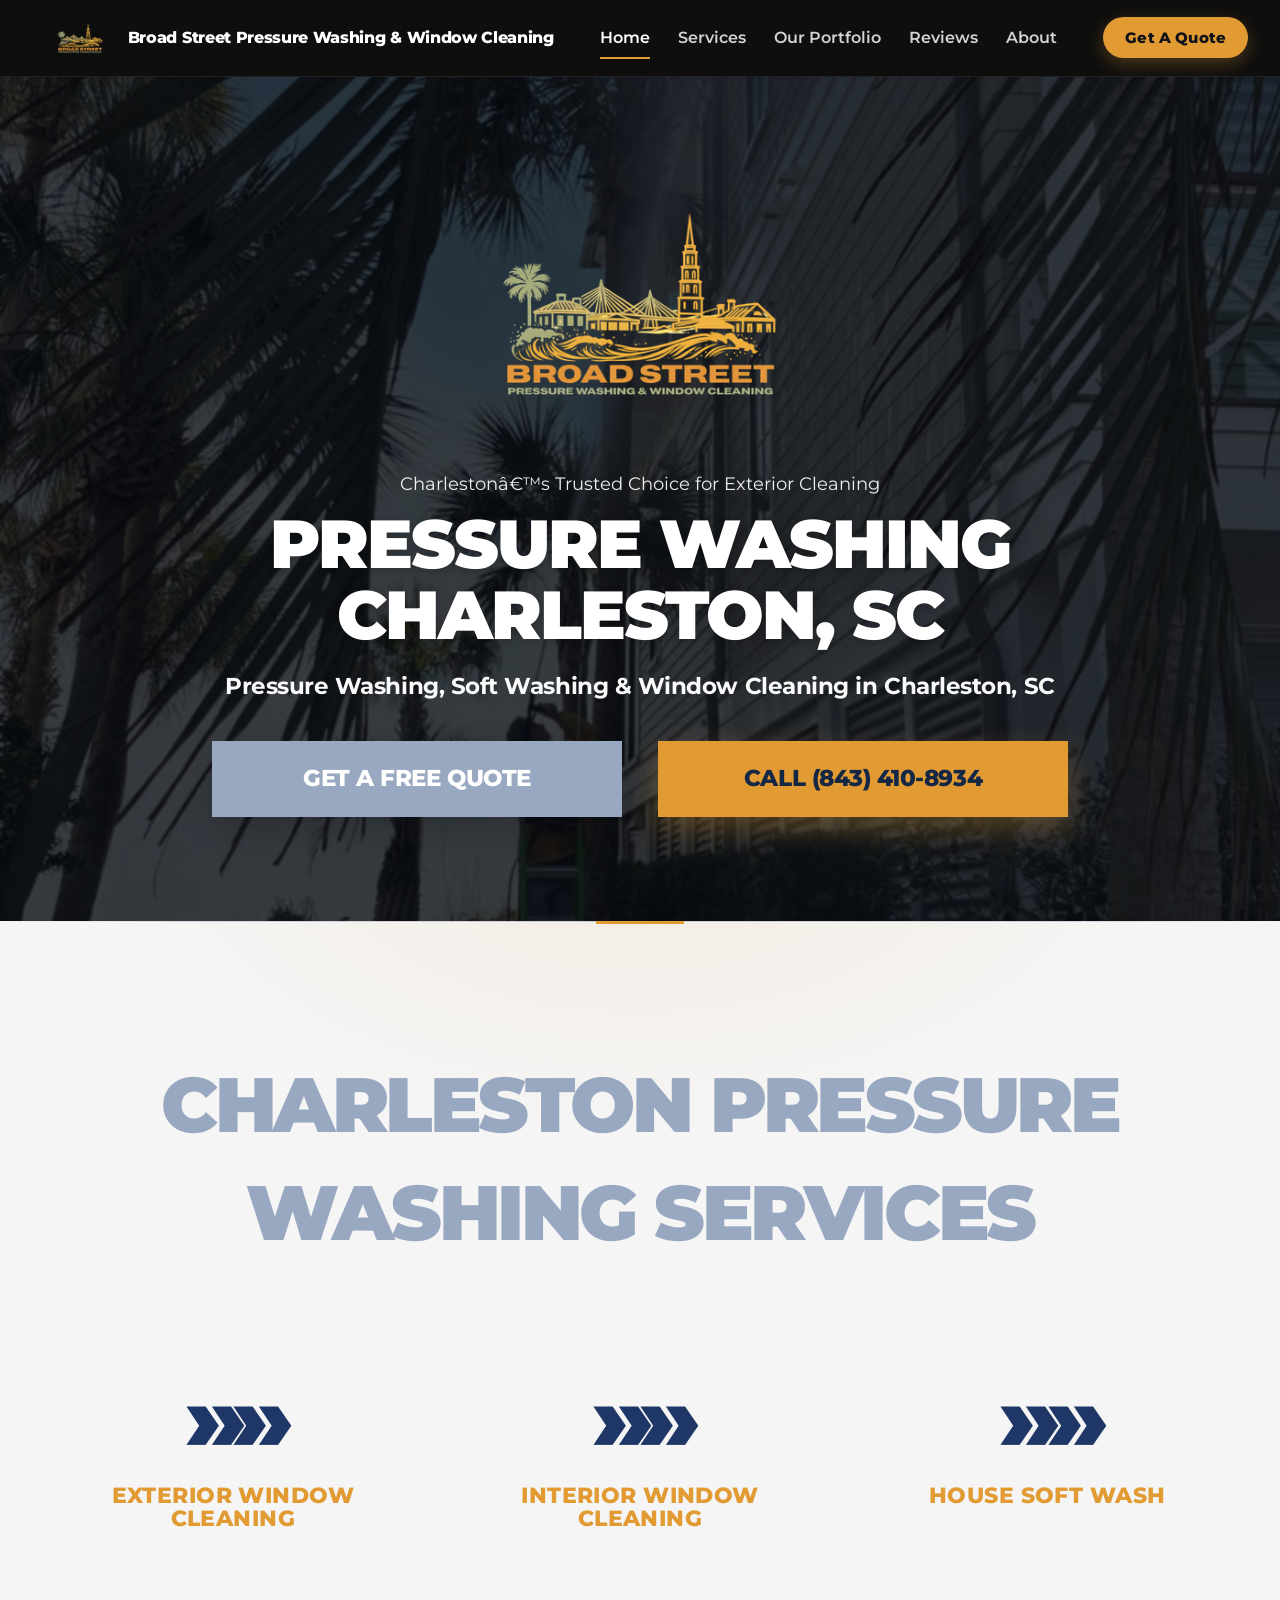
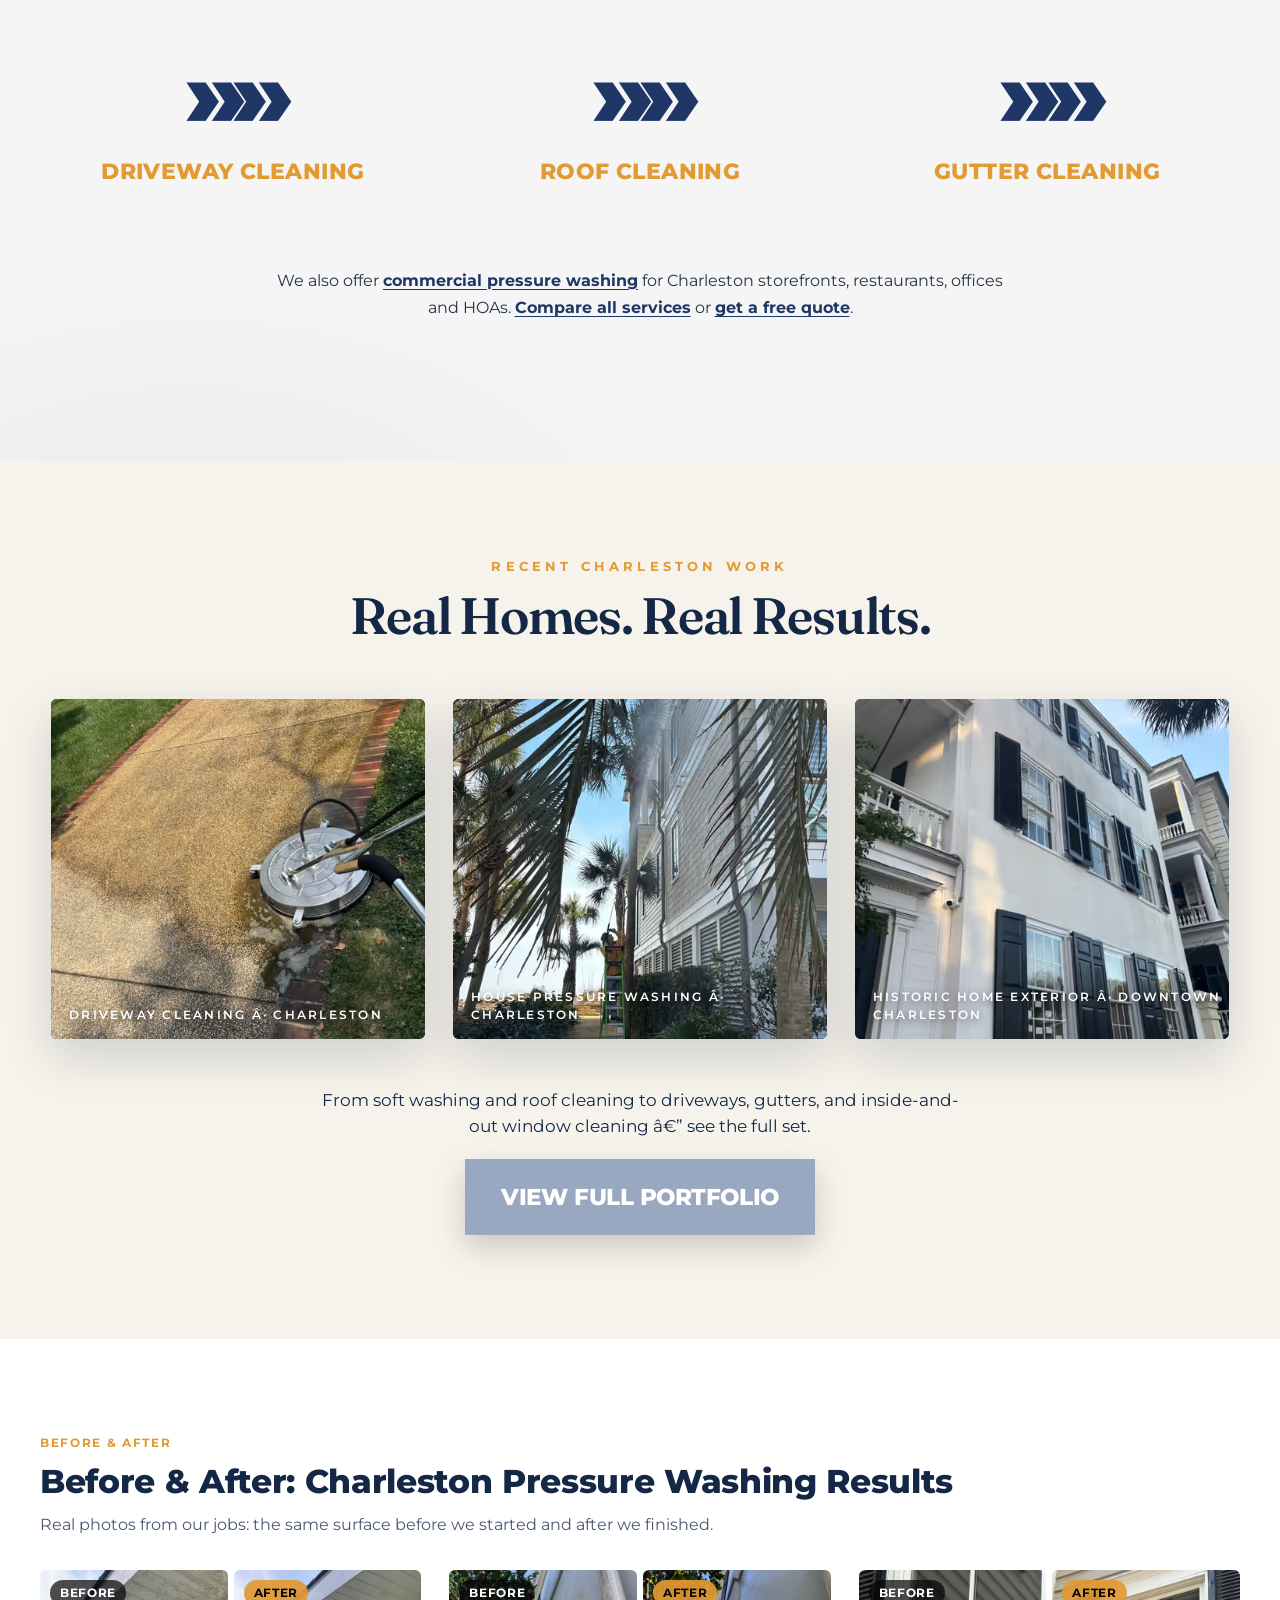
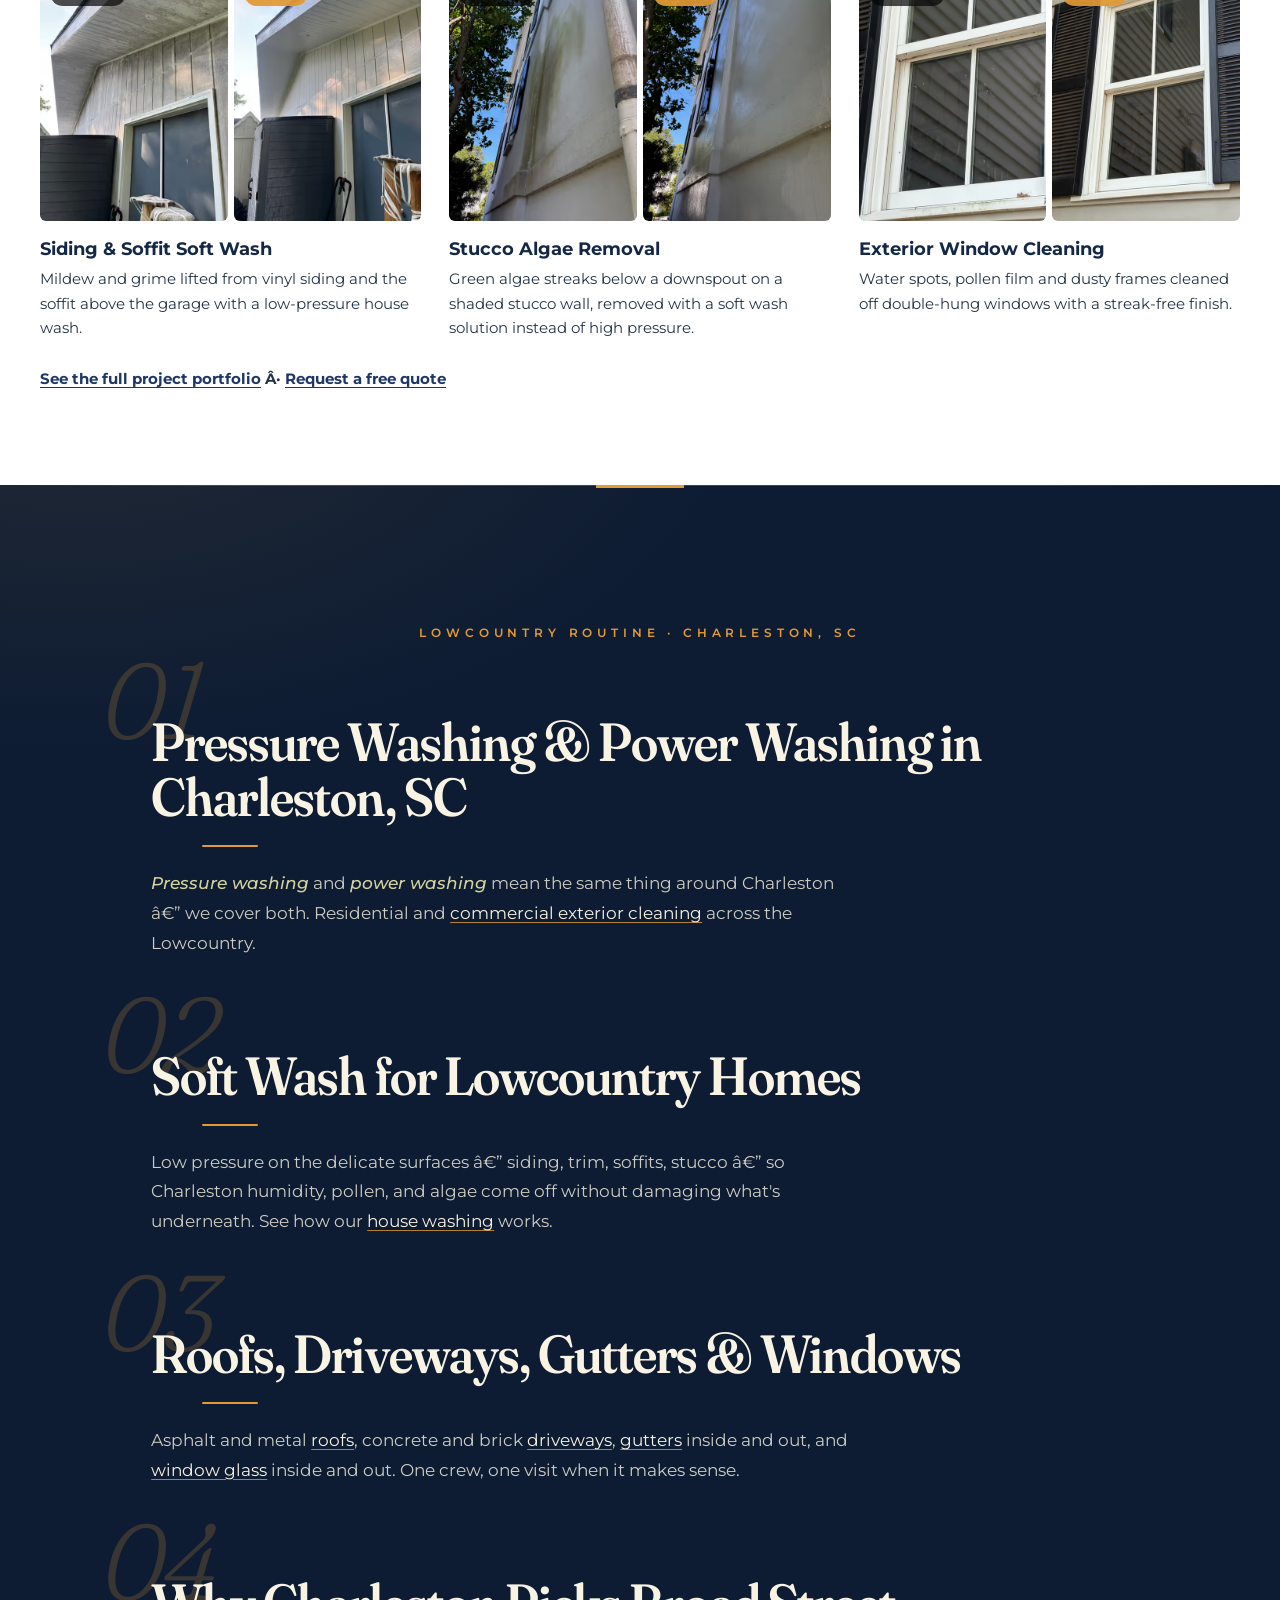
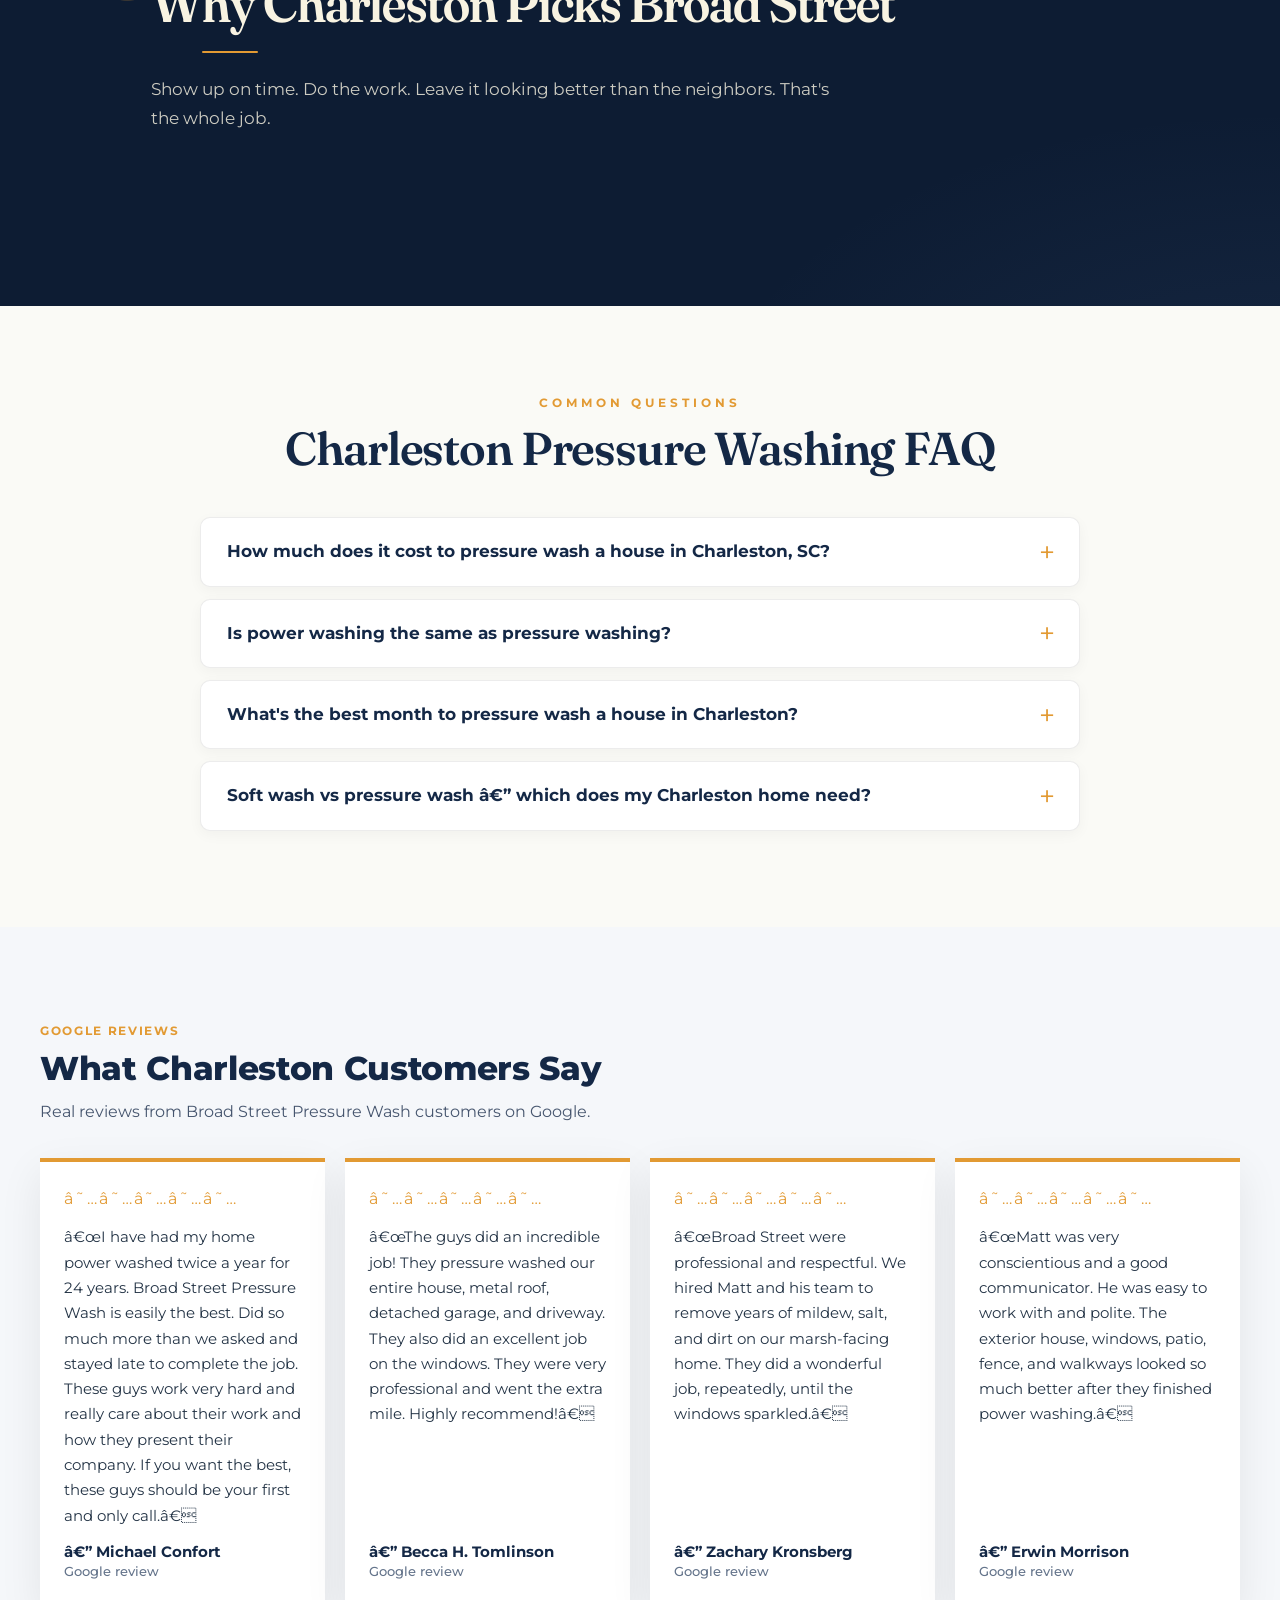
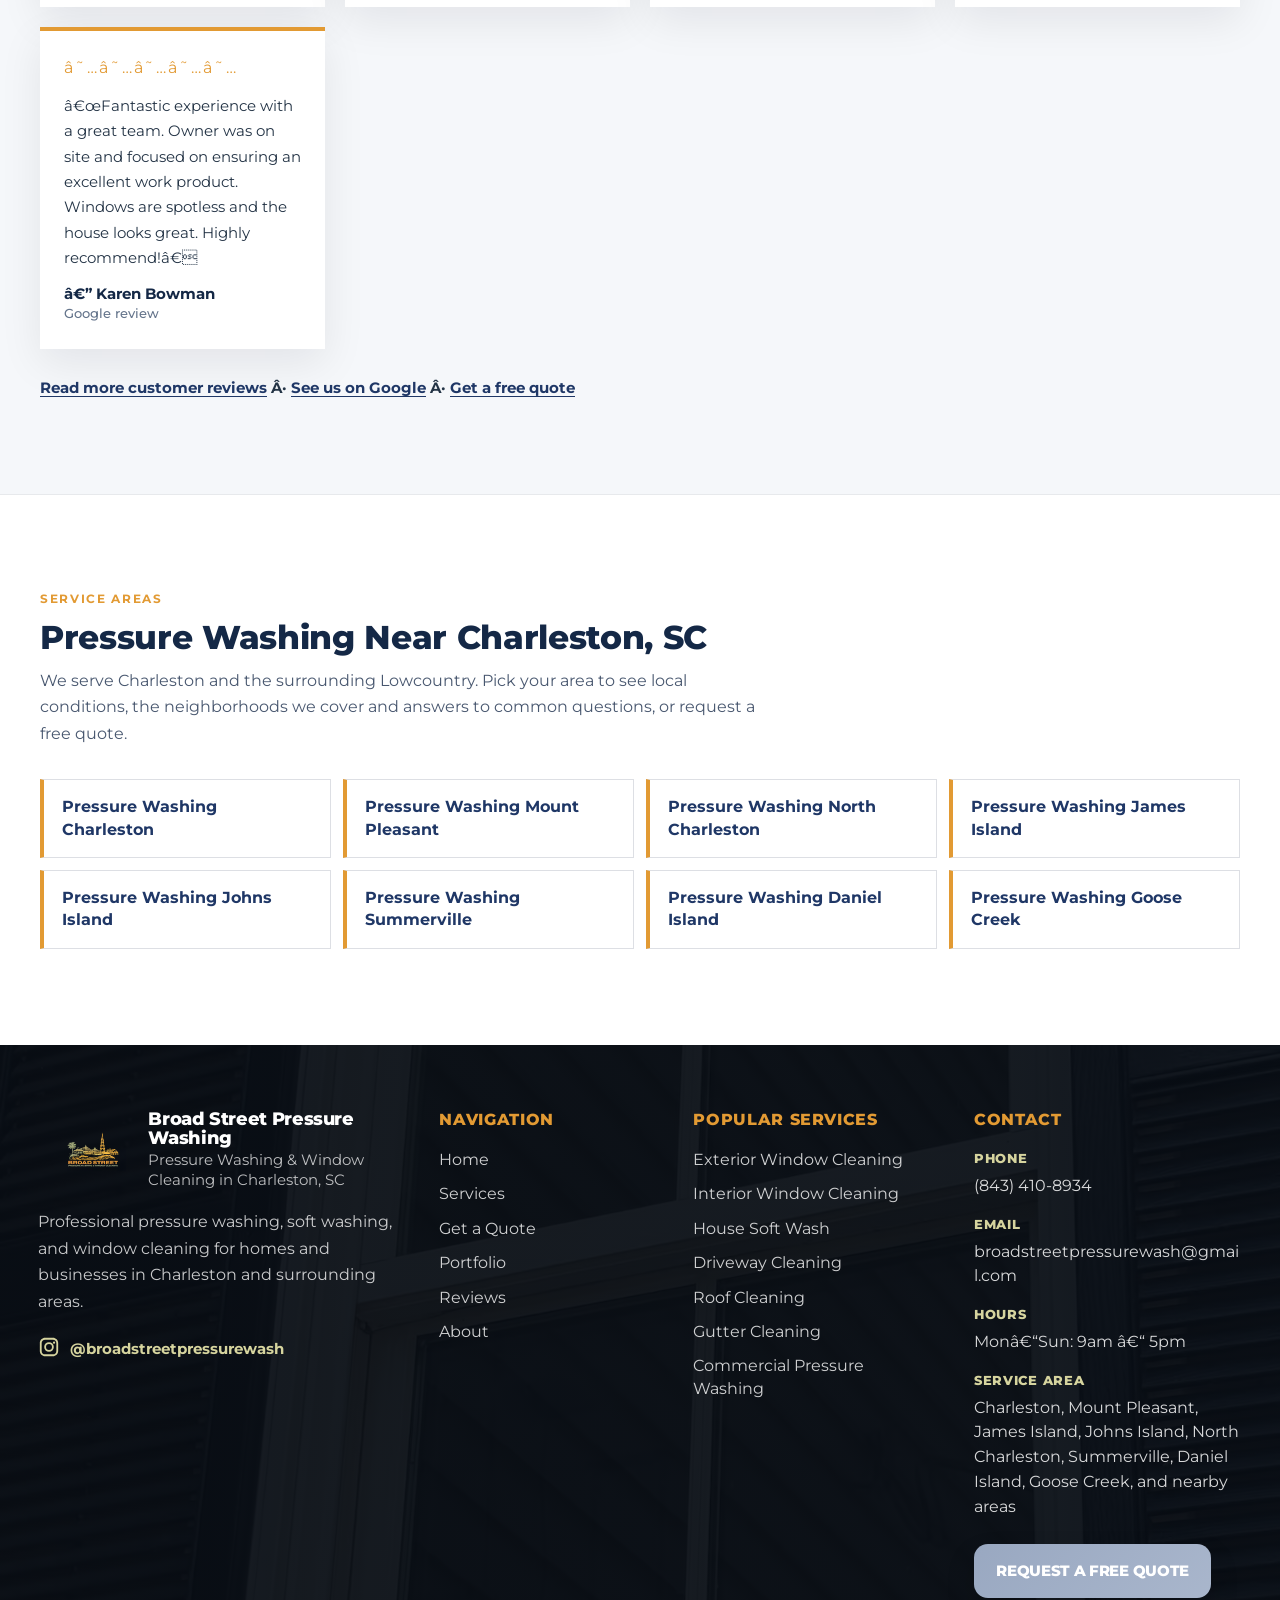
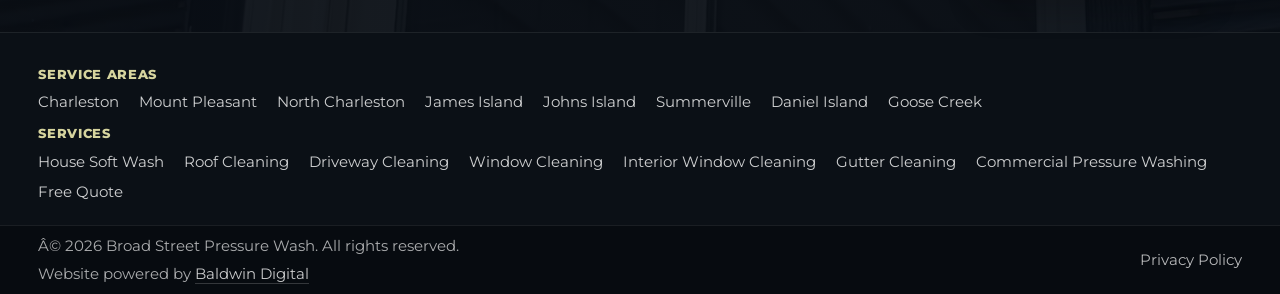
<file: index.html>
<!DOCTYPE html>
<html lang="en">
<head>
  <!-- Google tag (gtag.js) -->
  <script async src="https://www.googletagmanager.com/gtag/js?id=G-K0SS6ZGL0C"></script>
  <script>
    window.dataLayer = window.dataLayer || [];
    function gtag(){dataLayer.push(arguments);}
    gtag('js', new Date());
    gtag('config', 'G-K0SS6ZGL0C');
  </script>
  <!-- Meta Pixel Code -->
  <script>
    !function(f,b,e,v,n,t,s)
    {if(f.fbq)return;n=f.fbq=function(){n.callMethod?
    n.callMethod.apply(n,arguments):n.queue.push(arguments)};
    if(!f._fbq)f._fbq=n;n.push=n;n.loaded=!0;n.version='2.0';
    n.queue=[];t=b.createElement(e);t.async=!0;
    t.src=v;s=b.getElementsByTagName(e)[0];
    s.parentNode.insertBefore(t,s)}(window, document,'script',
    'https://connect.facebook.net/en_US/fbevents.js');
    fbq('init', '1659572542515212');
    fbq('track', 'PageView');
  </script>
  <noscript><img height="1" width="1" style="display:none"
    src="https://www.facebook.com/tr?id=1659572542515212&ev=PageView&noscript=1"
  /></noscript>
  <!-- End Meta Pixel Code -->
  <meta charset="UTF-8" />
  <meta name="viewport" content="width=device-width, initial-scale=1.0" />
  <title>Pressure Washing in Charleston, SC | Broad Street</title>
  <meta name="description" content="Pressure washing in Charleston, SC: house soft washing, roof, driveway and gutter cleaning, plus window cleaning. Locally owned. Free quotes: (843) 410-8934." />
  <meta name="robots" content="index, follow, max-image-preview:large" />
  <link rel="canonical" href="https://broadstpressurewash.com/" />
  <meta property="og:type" content="website" />
  <meta property="og:site_name" content="Broad Street Pressure Wash" />
  <meta property="og:locale" content="en_US" />
  <meta property="og:title" content="Pressure Washing in Charleston, SC | Broad Street" />
  <meta property="og:description" content="Pressure washing in Charleston, SC: house soft washing, roof, driveway and gutter cleaning, plus window cleaning. Locally owned. Free quotes: (843) 410-8934." />
  <meta property="og:url" content="https://broadstpressurewash.com/" />
  <meta property="og:image" content="https://broadstpressurewash.com/images/optimized/house-soft-wash-charleston-sc-lowcountry-home-960.jpg" />
  <meta name="twitter:card" content="summary_large_image" />
  <meta name="twitter:title" content="Pressure Washing in Charleston, SC | Broad Street" />
  <meta name="twitter:description" content="Pressure washing in Charleston, SC: house soft washing, roof, driveway and gutter cleaning, plus window cleaning. Locally owned. Free quotes: (843) 410-8934." />
  <meta name="twitter:image" content="https://broadstpressurewash.com/images/optimized/house-soft-wash-charleston-sc-lowcountry-home-960.jpg" />
  <link rel="preload" as="image" type="image/avif" href="/images/optimized/house-soft-wash-charleston-sc-lowcountry-home-hero-960.avif" media="(max-width: 768px)" fetchpriority="high" />
  <link rel="preload" as="image" type="image/avif" href="/images/optimized/house-soft-wash-charleston-sc-lowcountry-home-hero-1600.avif" media="(min-width: 769px)" fetchpriority="high" />
  <link rel="icon" type="image/x-icon" href="/favicon.ico" />
  <link rel="icon" type="image/png" sizes="32x32" href="/favicon-32.png" />
  <link rel="icon" type="image/png" sizes="192x192" href="/favicon-192.png" />
  <meta name="author" content="Broad Street Pressure Wash" />
  <meta name="theme-color" content="#0f1318" />
  <link rel="preconnect" href="https://fonts.googleapis.com" />
  <link rel="preconnect" href="https://fonts.gstatic.com" crossorigin />
  <link rel="preload" as="style" href="https://fonts.googleapis.com/css2?family=Fraunces:ital,opsz,wght,SOFT@0,9..144,300..700,0..100;1,9..144,300..700,0..100&family=Montserrat:wght@400;500;600;700;800;900&display=swap" />
  <link rel="stylesheet" href="https://fonts.googleapis.com/css2?family=Fraunces:ital,opsz,wght,SOFT@0,9..144,300..700,0..100;1,9..144,300..700,0..100&family=Montserrat:wght@400;500;600;700;800;900&display=swap" media="print" onload="this.media='all'" />
  <noscript><link rel="stylesheet" href="https://fonts.googleapis.com/css2?family=Fraunces:ital,opsz,wght,SOFT@0,9..144,300..700,0..100;1,9..144,300..700,0..100&family=Montserrat:wght@400;500;600;700;800;900&display=swap" /></noscript>
  <link rel="stylesheet" href="/styles/main-page.css?v=20261020" />
  <link rel="stylesheet" href="/styles/global-css.css?v=20261020" />
  <script type="application/ld+json">
{
 "@context": "https://schema.org",
 "@graph": [
  {
   "@type": "HomeAndConstructionBusiness",
   "@id": "https://broadstpressurewash.com/#business",
   "name": "Broad Street Pressure Wash",
   "alternateName": "Broad Street Pressure Washing & Window Cleaning",
   "url": "https://broadstpressurewash.com/",
   "telephone": "+1-843-410-8934",
   "email": "broadstreetpressurewash@gmail.com",
   "logo": "https://broadstpressurewash.com/images/logo/broadstpressurewash-logo.png",
   "image": [
    "https://broadstpressurewash.com/images/optimized/historic-home-exterior-cleaning-downtown-charleston-sc-960.jpg",
    "https://broadstpressurewash.com/images/optimized/house-soft-wash-charleston-sc-lowcountry-home-960.jpg",
    "https://broadstpressurewash.com/images/optimized/driveway-cleaning-charleston-sc-surface-cleaner-aggregate-960.jpg"
   ],
   "priceRange": "$",
   "address": {
    "@type": "PostalAddress",
    "addressLocality": "Charleston",
    "addressRegion": "SC",
    "addressCountry": "US"
   },
   "areaServed": [
    {
     "@type": "City",
     "name": "Charleston, SC"
    },
    {
     "@type": "City",
     "name": "Mount Pleasant, SC"
    },
    {
     "@type": "City",
     "name": "North Charleston, SC"
    },
    {
     "@type": "City",
     "name": "James Island, SC"
    },
    {
     "@type": "City",
     "name": "Johns Island, SC"
    },
    {
     "@type": "City",
     "name": "Summerville, SC"
    },
    {
     "@type": "City",
     "name": "Daniel Island, SC"
    },
    {
     "@type": "City",
     "name": "Goose Creek, SC"
    }
   ],
   "openingHoursSpecification": [
    {
     "@type": "OpeningHoursSpecification",
     "dayOfWeek": [
      "Monday",
      "Tuesday",
      "Wednesday",
      "Thursday",
      "Friday",
      "Saturday",
      "Sunday"
     ],
     "opens": "09:00",
     "closes": "17:00"
    }
   ],
   "sameAs": [
    "https://www.instagram.com/broadstreetpressurewash/",
    "https://www.google.com/maps?cid=407328406181369828"
   ],
   "hasOfferCatalog": {
    "@type": "OfferCatalog",
    "name": "Exterior cleaning services",
    "itemListElement": [
     {
      "@type": "Offer",
      "itemOffered": {
       "@type": "Service",
       "name": "House Washing (Soft Wash)",
       "url": "https://broadstpressurewash.com/service_areas/charleston/soft-washing-charleston"
      }
     },
     {
      "@type": "Offer",
      "itemOffered": {
       "@type": "Service",
       "name": "Roof Cleaning",
       "url": "https://broadstpressurewash.com/service_areas/charleston/roof-cleaning-charleston"
      }
     },
     {
      "@type": "Offer",
      "itemOffered": {
       "@type": "Service",
       "name": "Driveway Cleaning",
       "url": "https://broadstpressurewash.com/service_areas/charleston/driveway-cleaning-charleston"
      }
     },
     {
      "@type": "Offer",
      "itemOffered": {
       "@type": "Service",
       "name": "Exterior Window Cleaning",
       "url": "https://broadstpressurewash.com/service_areas/charleston/exterior-window-cleaning-charleston"
      }
     },
     {
      "@type": "Offer",
      "itemOffered": {
       "@type": "Service",
       "name": "Interior Window Cleaning",
       "url": "https://broadstpressurewash.com/service_areas/charleston/interior-window-cleaning-charleston"
      }
     },
     {
      "@type": "Offer",
      "itemOffered": {
       "@type": "Service",
       "name": "Gutter Cleaning",
       "url": "https://broadstpressurewash.com/service_areas/charleston/gutter-cleaning-charleston"
      }
     },
     {
      "@type": "Offer",
      "itemOffered": {
       "@type": "Service",
       "name": "Commercial Pressure Washing",
       "url": "https://broadstpressurewash.com/service_areas/charleston/commercial-pressure-washing-charleston"
      }
     }
    ]
   },
   "review": [
    {
     "@type": "Review",
     "author": {
      "@type": "Person",
      "name": "Michael Confort"
     },
     "reviewRating": {
      "@type": "Rating",
      "ratingValue": 5,
      "bestRating": 5
     },
     "reviewBody": "I have had my home power washed twice a year for 24 years. Broad Street Pressure Wash is easily the best. Did so much more than we asked and stayed late to complete the job. These guys work very hard and really care about their work and how they present their company. If you want the best, these guys should be your first and only call.",
     "publisher": {
      "@type": "Organization",
      "name": "Google"
     }
    },
    {
     "@type": "Review",
     "author": {
      "@type": "Person",
      "name": "Becca H. Tomlinson"
     },
     "reviewRating": {
      "@type": "Rating",
      "ratingValue": 5,
      "bestRating": 5
     },
     "reviewBody": "The guys did an incredible job! They pressure washed our entire house, metal roof, detached garage, and driveway. They also did an excellent job on the windows. They were very professional and went the extra mile. Highly recommend!",
     "publisher": {
      "@type": "Organization",
      "name": "Google"
     }
    },
    {
     "@type": "Review",
     "author": {
      "@type": "Person",
      "name": "Zachary Kronsberg"
     },
     "reviewRating": {
      "@type": "Rating",
      "ratingValue": 5,
      "bestRating": 5
     },
     "reviewBody": "Broad Street were professional and respectful. We hired Matt and his team to remove years of mildew, salt, and dirt on our marsh-facing home. They did a wonderful job, repeatedly, until the windows sparkled.",
     "publisher": {
      "@type": "Organization",
      "name": "Google"
     }
    },
    {
     "@type": "Review",
     "author": {
      "@type": "Person",
      "name": "Erwin Morrison"
     },
     "reviewRating": {
      "@type": "Rating",
      "ratingValue": 5,
      "bestRating": 5
     },
     "reviewBody": "Matt was very conscientious and a good communicator. He was easy to work with and polite. The exterior house, windows, patio, fence, and walkways looked so much better after they finished power washing.",
     "publisher": {
      "@type": "Organization",
      "name": "Google"
     }
    },
    {
     "@type": "Review",
     "author": {
      "@type": "Person",
      "name": "Karen Bowman"
     },
     "reviewRating": {
      "@type": "Rating",
      "ratingValue": 5,
      "bestRating": 5
     },
     "reviewBody": "Fantastic experience with a great team. Owner was on site and focused on ensuring an excellent work product. Windows are spotless and the house looks great. Highly recommend!",
     "publisher": {
      "@type": "Organization",
      "name": "Google"
     }
    }
   ]
  },
  {
   "@type": "WebSite",
   "@id": "https://broadstpressurewash.com/#website",
   "url": "https://broadstpressurewash.com/",
   "name": "Broad Street Pressure Wash",
   "publisher": {
    "@id": "https://broadstpressurewash.com/#business"
   }
  },
  {
   "@type": "WebPage",
   "@id": "https://broadstpressurewash.com/#webpage",
   "url": "https://broadstpressurewash.com/",
   "name": "Pressure Washing in Charleston, SC | Broad Street",
   "description": "Pressure washing in Charleston, SC: house soft washing, roof, driveway and gutter cleaning, plus window cleaning. Locally owned. Free quotes: (843) 410-8934.",
   "isPartOf": {
    "@id": "https://broadstpressurewash.com/#website"
   },
   "about": {
    "@id": "https://broadstpressurewash.com/#business"
   },
   "primaryImageOfPage": {
    "@type": "ImageObject",
    "url": "https://broadstpressurewash.com/images/optimized/house-soft-wash-charleston-sc-lowcountry-home-960.jpg"
   }
  },
  {
   "@type": "FAQPage",
   "@id": "https://broadstpressurewash.com/#faq",
   "mainEntity": [
    {
     "@type": "Question",
     "name": "How much does it cost to pressure wash a house in Charleston, SC?",
     "acceptedAnswer": {
      "@type": "Answer",
      "text": "Most Charleston homeowners pay $300–$700 for a full-house exterior soft wash, $150–$400 for driveway cleaning, and $400–$800 for roof soft washing. Final pricing depends on home size, height, surface type, and how much algae or organic growth is present. Broad Street Pressure Wash provides a free quote after a quick walk-around."
     }
    },
    {
     "@type": "Question",
     "name": "Is power washing the same as pressure washing?",
     "acceptedAnswer": {
      "@type": "Answer",
      "text": "In Charleston, power washing and pressure washing are used interchangeably for exterior cleaning of driveways, concrete, siding, and other hard surfaces. The technical difference is that power washing uses heated water; both refer to high-pressure exterior cleaning. Soft washing is a separate low-pressure method used on roofs and delicate siding."
     }
    },
    {
     "@type": "Question",
     "name": "What's the best month to pressure wash a house in Charleston?",
     "acceptedAnswer": {
      "@type": "Answer",
      "text": "For most Charleston homes, March through November is ideal because temperatures stay above freezing and humidity-driven algae growth is most visible. Spring after pollen season and fall before winter are the two best windows for full exterior cleaning."
     }
    },
    {
     "@type": "Question",
     "name": "Soft wash vs pressure wash — which does my Charleston home need?",
     "acceptedAnswer": {
      "@type": "Answer",
      "text": "Hard surfaces — concrete driveways, brick patios, sidewalks, gutter faces — handle traditional high-pressure washing well. Delicate surfaces — asphalt shingle roofs, vinyl siding, painted trim, stucco, and soffits — need low-pressure soft washing with a cleaning solution to lift algae and mildew without surface damage. Broad Street Pressure Wash uses both methods depending on the surface."
     }
    }
   ]
  }
 ]
}
  </script>
</head>
<body>
  <header class="site-header">
    <div class="nav-wrap">
      <a href="/" class="brand" aria-label="Broad Street Pressure Wash Home">
        <picture class="bsp-pic"><source type="image/avif" srcset="/images/optimized/logo-broad-street-pressure-wash-charleston-sc-160.avif 160w, /images/optimized/logo-broad-street-pressure-wash-charleston-sc-320.avif 320w" sizes="(max-width: 640px) 60px, 90px" /><img src="/images/optimized/logo-broad-street-pressure-wash-charleston-sc-160.png" alt="Broad Street Pressure Wash Logo" class="brand-logo" width="160" height="107" decoding="async" /></picture>
        <span class="brand-name">Broad Street Pressure Washing &amp; Window Cleaning</span>
      </a>

      <button
        class="nav-toggle"
        aria-label="Toggle navigation menu"
        aria-expanded="false"
        aria-controls="main-nav"
        type="button"
      >
        <span></span>
        <span></span>
        <span></span>
      </button>

      <nav class="main-nav" id="main-nav" aria-label="Main navigation">
        <ul>
          <li><a href="/" class="active">Home</a></li>
          <li><a href="/services">Services</a></li>
          <li><a href="/portfolio">Our Portfolio</a></li>
          <li><a href="/reviews">Reviews</a></li>
          <li><a href="/about">About</a></li>
          <li class="nav-cta"><a href="/quote" class="btn-nav-quote">Get A Quote</a></li>
        </ul>
      </nav>
    </div>
    <div class="header-mobile-cta">
      <a href="tel:+18434108934" class="hmc-call" aria-label="Call Broad Street Pressure Wash at (843) 410-8934"><svg viewBox="0 0 24 24" width="16" height="16" fill="currentColor" aria-hidden="true"><path d="M6.6 10.8a15.1 15.1 0 0 0 6.6 6.6l2.2-2.2a1 1 0 0 1 1-.25 11.4 11.4 0 0 0 3.6.57 1 1 0 0 1 1 1V20a1 1 0 0 1-1 1A17 17 0 0 1 3 4a1 1 0 0 1 1-1h3.5a1 1 0 0 1 1 1c0 1.25.2 2.45.57 3.57a1 1 0 0 1-.25 1z"/></svg>Call (843) 410-8934</a>
      <a href="/quote" class="hmc-quote">Free Quote</a>
    </div>
  </header>

  <main>
    <!-- HERO -->
    <section class="hero-section">
      <div class="hero-overlay"></div>

      <div class="hero-content container">
        <picture class="bsp-pic"><source type="image/avif" srcset="/images/optimized/logo-broad-street-pressure-wash-charleston-sc-480.avif 480w, /images/optimized/logo-broad-street-pressure-wash-charleston-sc-880.avif 880w" sizes="min(440px, 65vw)" /><img src="/images/optimized/logo-broad-street-pressure-wash-charleston-sc-480.png" srcset="/images/optimized/logo-broad-street-pressure-wash-charleston-sc-480.png 480w, /images/optimized/logo-broad-street-pressure-wash-charleston-sc-880.png 880w" sizes="min(440px, 65vw)" alt="Broad Street Pressure Washing &amp; Window Cleaning logo" class="hero-logo" width="480" height="320" decoding="async" fetchpriority="high" /></picture>

        <p class="hero-kicker reveal-on-scroll">
          Charleston’s Trusted Choice for Exterior Cleaning
        </p>

        <div class="hero-display reveal-on-scroll">
          Pressure Washing<br />
          Charleston, SC
        </div>

        <h1 class="hero-seo-h1 reveal-on-scroll">
          Pressure Washing, Soft Washing &amp; Window Cleaning in Charleston, SC
        </h1>

        <div class="hero-buttons">
          <a href="/quote" class="btn btn-primary">Get a Free Quote</a>
          <a href="tel:+18434108934" class="btn btn-accent">Call (843) 410-8934</a>
        </div>
      </div>
    </section>

    <!-- SERVICES -->
    <section class="services-section">
      <div class="container">
        <h2 class="section-title reveal-subheader">Charleston Pressure Washing Services</h2>

        <div class="services-grid">
          <a href="/service_areas/charleston/exterior-window-cleaning-charleston" class="service-card">
            <div class="service-icon" aria-hidden="true">&raquo;&raquo;</div>
            <h3>Exterior Window Cleaning</h3>
          </a>

          <a href="/service_areas/charleston/interior-window-cleaning-charleston" class="service-card">
            <div class="service-icon" aria-hidden="true">&raquo;&raquo;</div>
            <h3>Interior Window Cleaning</h3>
          </a>

          <a href="/service_areas/charleston/soft-washing-charleston" class="service-card">
            <div class="service-icon" aria-hidden="true">&raquo;&raquo;</div>
            <h3>House Soft Wash</h3>
          </a>

          <a href="/service_areas/charleston/driveway-cleaning-charleston" class="service-card">
            <div class="service-icon" aria-hidden="true">&raquo;&raquo;</div>
            <h3>Driveway Cleaning</h3>
          </a>

          <a href="/service_areas/charleston/roof-cleaning-charleston" class="service-card">
            <div class="service-icon" aria-hidden="true">&raquo;&raquo;</div>
            <h3>Roof Cleaning</h3>
          </a>

          <a href="/service_areas/charleston/gutter-cleaning-charleston" class="service-card">
            <div class="service-icon" aria-hidden="true">&raquo;&raquo;</div>
            <h3>Gutter Cleaning</h3>
          </a>
        </div>

        <p class="bsp-home-more">
          We also offer <a href="/service_areas/charleston/commercial-pressure-washing-charleston">commercial pressure washing</a>
          for Charleston storefronts, restaurants, offices and HOAs.
          <a href="/services">Compare all services</a> or <a href="/quote">get a free quote</a>.
        </p>
      </div>
    </section>

    <!-- RECENT WORK STRIP -->
    <section class="recent-work-section">
      <div class="container">
        <div class="recent-work-head">
          <p class="recent-work-kicker">Recent Charleston Work</p>
          <h2 class="recent-work-title">Real Homes. Real Results.</h2>
        </div>

        <div class="recent-work-grid">
          <figure class="recent-work-figure">
            <picture class="bsp-pic"><source type="image/avif" srcset="/images/optimized/driveway-cleaning-charleston-sc-surface-cleaner-aggregate-480.avif 480w, /images/optimized/driveway-cleaning-charleston-sc-surface-cleaner-aggregate-960.avif 960w, /images/optimized/driveway-cleaning-charleston-sc-surface-cleaner-aggregate-1600.avif 1536w" sizes="(max-width: 700px) 100vw, 33vw" /><img src="/images/optimized/driveway-cleaning-charleston-sc-surface-cleaner-aggregate-960.jpg" alt="Driveway pressure washing in Charleston SC — concrete driveway mid-clean with surface cleaner removing dark organic staining" width="960" height="1280" loading="lazy" decoding="async" /></picture>
            <figcaption>Driveway Cleaning · Charleston</figcaption>
          </figure>

          <figure class="recent-work-figure">
            <picture class="bsp-pic"><source type="image/avif" srcset="/images/optimized/house-soft-wash-charleston-sc-lowcountry-home-480.avif 480w, /images/optimized/house-soft-wash-charleston-sc-lowcountry-home-960.avif 960w, /images/optimized/house-soft-wash-charleston-sc-lowcountry-home-1600.avif 1200w" sizes="(max-width: 700px) 100vw, 33vw" /><img src="/images/optimized/house-soft-wash-charleston-sc-lowcountry-home-960.jpg" alt="House pressure washing in Charleston SC — technician on ladder soft-washing a Lowcountry home with palm trees alongside" width="960" height="1280" loading="lazy" decoding="async" /></picture>
            <figcaption>House Pressure Washing · Charleston</figcaption>
          </figure>

          <figure class="recent-work-figure">
            <picture class="bsp-pic"><source type="image/avif" srcset="/images/optimized/historic-home-exterior-cleaning-downtown-charleston-sc-480.avif 480w, /images/optimized/historic-home-exterior-cleaning-downtown-charleston-sc-960.avif 960w, /images/optimized/historic-home-exterior-cleaning-downtown-charleston-sc-1600.avif 1536w" sizes="(max-width: 700px) 100vw, 33vw" /><img src="/images/optimized/historic-home-exterior-cleaning-downtown-charleston-sc-960.jpg" alt="Historic downtown Charleston home with white stucco exterior, black shutters, and palmetto tree after exterior cleaning by Broad Street Pressure Wash" width="960" height="1280" loading="lazy" decoding="async" /></picture>
            <figcaption>Historic Home Exterior · Downtown Charleston</figcaption>
          </figure>
        </div>

        <div class="recent-work-cta">
          <p>From soft washing and roof cleaning to driveways, gutters, and inside-and-out window cleaning — see the full set.</p>
          <a href="/portfolio" class="btn btn-primary">View Full Portfolio</a>
        </div>
      </div>
    </section>


    <section class="bsp-ba" aria-labelledby="bsp-ba-title">
      <div class="bsp-wrap">
        <p class="bsp-kicker">Before &amp; After</p>
        <h2 id="bsp-ba-title">Before &amp; After: Charleston Pressure Washing Results</h2>
        <p class="bsp-lead">Real photos from our jobs: the same surface before we started and after we finished.</p>
        <div class="bsp-ba-grid">
        <div class="bsp-ba-item">
          <div class="bsp-ba-pair">
            <figure><picture class="bsp-pic"><source type="image/avif" srcset="/images/optimized/siding-soffit-house-wash-charleston-sc-before-480.avif 480w, /images/optimized/siding-soffit-house-wash-charleston-sc-before-960.avif 600w" sizes="(max-width: 700px) 50vw, 300px" /><img src="/images/optimized/siding-soffit-house-wash-charleston-sc-before-960.jpg" alt="Gray mildew and dirt on vinyl siding and soffit before house washing in Charleston, SC" width="600" height="800" loading="lazy" decoding="async" /></picture><figcaption>Before</figcaption></figure>
            <figure><picture class="bsp-pic"><source type="image/avif" srcset="/images/optimized/siding-soffit-house-wash-charleston-sc-after-480.avif 480w, /images/optimized/siding-soffit-house-wash-charleston-sc-after-960.avif 600w" sizes="(max-width: 700px) 50vw, 300px" /><img src="/images/optimized/siding-soffit-house-wash-charleston-sc-after-960.jpg" alt="Same siding and soffit bright white after a low-pressure house soft wash in Charleston, SC" width="600" height="800" loading="lazy" decoding="async" /></picture><figcaption>After</figcaption></figure>
          </div>
          <h3>Siding &amp; Soffit Soft Wash</h3>
          <p>Mildew and grime lifted from vinyl siding and the soffit above the garage with a low-pressure house wash.</p>
        </div>
        <div class="bsp-ba-item">
          <div class="bsp-ba-pair">
            <figure><picture class="bsp-pic"><source type="image/avif" srcset="/images/optimized/stucco-algae-soft-wash-charleston-sc-before-480.avif 480w, /images/optimized/stucco-algae-soft-wash-charleston-sc-before-960.avif 960w" sizes="(max-width: 700px) 50vw, 300px" /><img src="/images/optimized/stucco-algae-soft-wash-charleston-sc-before-960.jpg" alt="Green algae streaks running down a stucco wall before soft washing in Charleston, SC" width="960" height="1280" loading="lazy" decoding="async" /></picture><figcaption>Before</figcaption></figure>
            <figure><picture class="bsp-pic"><source type="image/avif" srcset="/images/optimized/stucco-algae-soft-wash-charleston-sc-after-480.avif 480w, /images/optimized/stucco-algae-soft-wash-charleston-sc-after-960.avif 960w" sizes="(max-width: 700px) 50vw, 300px" /><img src="/images/optimized/stucco-algae-soft-wash-charleston-sc-after-960.jpg" alt="Stucco wall clean and even-toned after algae removal by soft washing in Charleston, SC" width="960" height="1280" loading="lazy" decoding="async" /></picture><figcaption>After</figcaption></figure>
          </div>
          <h3>Stucco Algae Removal</h3>
          <p>Green algae streaks below a downspout on a shaded stucco wall, removed with a soft wash solution instead of high pressure.</p>
        </div>
        <div class="bsp-ba-item">
          <div class="bsp-ba-pair">
            <figure><picture class="bsp-pic"><source type="image/avif" srcset="/images/optimized/window-cleaning-charleston-sc-before-480.avif 480w, /images/optimized/window-cleaning-charleston-sc-before-960.avif 600w" sizes="(max-width: 700px) 50vw, 300px" /><img src="/images/optimized/window-cleaning-charleston-sc-before-960.jpg" alt="Spotted, dusty exterior window glass and frame before window cleaning in Charleston, SC" width="600" height="800" loading="lazy" decoding="async" /></picture><figcaption>Before</figcaption></figure>
            <figure><picture class="bsp-pic"><source type="image/avif" srcset="/images/optimized/window-cleaning-charleston-sc-after-480.avif 480w, /images/optimized/window-cleaning-charleston-sc-after-960.avif 960w, /images/optimized/window-cleaning-charleston-sc-after-1600.avif 1536w" sizes="(max-width: 700px) 50vw, 300px" /><img src="/images/optimized/window-cleaning-charleston-sc-after-960.jpg" alt="Clear exterior window with clean frame and shutters after window cleaning in Charleston, SC" width="960" height="1280" loading="lazy" decoding="async" /></picture><figcaption>After</figcaption></figure>
          </div>
          <h3>Exterior Window Cleaning</h3>
          <p>Water spots, pollen film and dusty frames cleaned off double-hung windows with a streak-free finish.</p>
        </div>
        </div>
        <p class="bsp-review-links"><a href="/portfolio">See the full project portfolio</a> <span aria-hidden="true">·</span> <a href="/quote">Request a free quote</a></p>
      </div>
    </section>

    <!-- SEO COPY -->
    <section class="seo-copy-section">
      <div class="container seo-copy">
        <h2>Pressure Washing &amp; Power Washing in Charleston, SC</h2>
        <p>
          <em>Pressure washing</em> and <em>power washing</em> mean the same thing around Charleston —
          we cover both. Residential and <a href="/service_areas/charleston/commercial-pressure-washing-charleston">commercial exterior cleaning</a> across the Lowcountry.
        </p>

        <h2>Soft Wash for Lowcountry Homes</h2>
        <p>
          Low pressure on the delicate surfaces — siding, trim, soffits, stucco — so Charleston
          humidity, pollen, and algae come off without damaging what's underneath. See how our
          <a href="/service_areas/charleston/soft-washing-charleston">house washing</a> works.
        </p>

        <h2>Roofs, Driveways, Gutters &amp; Windows</h2>
        <p>
          Asphalt and metal <a href="/service_areas/charleston/roof-cleaning-charleston">roofs</a>, concrete and brick
          <a href="/service_areas/charleston/driveway-cleaning-charleston">driveways</a>,
          <a href="/service_areas/charleston/gutter-cleaning-charleston">gutters</a> inside and out, and
          <a href="/service_areas/charleston/exterior-window-cleaning-charleston">window glass</a> inside
          and out. One crew, one visit when it makes sense.
        </p>

        <h2>Why Charleston Picks Broad Street</h2>
        <p>
          Show up on time. Do the work. Leave it looking better than the neighbors. That's the whole job.
        </p>
      </div>
    </section>

    <!-- FAQ -->
    <section class="home-faq-section">
      <div class="container home-faq">
        <p class="home-faq-kicker">Common Questions</p>
        <h2 class="home-faq-title">Charleston Pressure Washing FAQ</h2>

        <div class="home-faq-list">
          <details class="home-faq-item">
            <summary>How much does it cost to pressure wash a house in Charleston, SC?</summary>
            <p>
              Most Charleston homeowners pay $300–$700 for a full-house exterior soft wash, $150–$400 for
              driveway cleaning, and $400–$800 for roof soft washing. Final pricing depends on home size,
              height, surface type, and how much algae or organic growth is present. Broad Street Pressure
              Wash provides a free quote after a quick walk-around.
            </p>
          </details>

          <details class="home-faq-item">
            <summary>Is power washing the same as pressure washing?</summary>
            <p>
              In Charleston, <em>power washing</em> and <em>pressure washing</em> are used interchangeably for
              exterior cleaning of driveways, concrete, siding, and other hard surfaces. The technical
              difference is that power washing uses heated water; both refer to high-pressure exterior
              cleaning. <em>Soft washing</em> is a separate low-pressure method used on roofs and delicate
              siding.
            </p>
          </details>

          <details class="home-faq-item">
            <summary>What's the best month to pressure wash a house in Charleston?</summary>
            <p>
              For most Charleston homes, March through November is ideal because temperatures stay above
              freezing and humidity-driven algae growth is most visible. Spring after pollen season and fall
              before winter are the two best windows for full exterior cleaning.
            </p>
          </details>

          <details class="home-faq-item">
            <summary>Soft wash vs pressure wash — which does my Charleston home need?</summary>
            <p>
              Hard surfaces — concrete driveways, brick patios, sidewalks, gutter faces — handle traditional
              high-pressure washing well. Delicate surfaces — asphalt shingle roofs, vinyl siding, painted
              trim, stucco, and soffits — need low-pressure soft washing with a cleaning solution to lift
              algae and mildew without surface damage. Broad Street Pressure Wash uses both methods depending
              on the surface.
            </p>
          </details>
        </div>
      </div>
    </section>


    <section class="bsp-reviews" aria-labelledby="bsp-reviews-title">
      <div class="bsp-wrap">
        <p class="bsp-kicker">Google Reviews</p>
        <h2 id="bsp-reviews-title">What Charleston Customers Say</h2>
        <p class="bsp-lead">Real reviews from Broad Street Pressure Wash customers on Google.</p>
        <div class="bsp-review-grid">
        <figure class="bsp-review">
          <div class="bsp-stars" aria-label="5 out of 5 stars">★★★★★</div>
          <blockquote><p>“I have had my home power washed twice a year for 24 years. Broad Street Pressure Wash is easily the best. Did so much more than we asked and stayed late to complete the job. These guys work very hard and really care about their work and how they present their company. If you want the best, these guys should be your first and only call.”</p></blockquote>
          <figcaption>— Michael Confort <span>Google review</span></figcaption>
        </figure>
        <figure class="bsp-review">
          <div class="bsp-stars" aria-label="5 out of 5 stars">★★★★★</div>
          <blockquote><p>“The guys did an incredible job! They pressure washed our entire house, metal roof, detached garage, and driveway. They also did an excellent job on the windows. They were very professional and went the extra mile. Highly recommend!”</p></blockquote>
          <figcaption>— Becca H. Tomlinson <span>Google review</span></figcaption>
        </figure>
        <figure class="bsp-review">
          <div class="bsp-stars" aria-label="5 out of 5 stars">★★★★★</div>
          <blockquote><p>“Broad Street were professional and respectful. We hired Matt and his team to remove years of mildew, salt, and dirt on our marsh-facing home. They did a wonderful job, repeatedly, until the windows sparkled.”</p></blockquote>
          <figcaption>— Zachary Kronsberg <span>Google review</span></figcaption>
        </figure>
        <figure class="bsp-review">
          <div class="bsp-stars" aria-label="5 out of 5 stars">★★★★★</div>
          <blockquote><p>“Matt was very conscientious and a good communicator. He was easy to work with and polite. The exterior house, windows, patio, fence, and walkways looked so much better after they finished power washing.”</p></blockquote>
          <figcaption>— Erwin Morrison <span>Google review</span></figcaption>
        </figure>
        <figure class="bsp-review">
          <div class="bsp-stars" aria-label="5 out of 5 stars">★★★★★</div>
          <blockquote><p>“Fantastic experience with a great team. Owner was on site and focused on ensuring an excellent work product. Windows are spotless and the house looks great. Highly recommend!”</p></blockquote>
          <figcaption>— Karen Bowman <span>Google review</span></figcaption>
        </figure>
        </div>
        <p class="bsp-review-links"><a href="/reviews">Read more customer reviews</a> <span aria-hidden="true">·</span> <a href="https://www.google.com/maps?cid=407328406181369828" target="_blank" rel="noopener noreferrer">See us on Google</a> <span aria-hidden="true">·</span> <a href="/quote">Get a free quote</a></p>
      </div>
    </section>

    <section class="bsp-areas" id="service-areas" aria-labelledby="bsp-areas-title">
      <div class="bsp-wrap">
        <p class="bsp-kicker">Service Areas</p>
        <h2 id="bsp-areas-title">Pressure Washing Near Charleston, SC</h2>
        <p class="bsp-lead">We serve Charleston and the surrounding Lowcountry. Pick your area to see local conditions, the neighborhoods we cover and answers to common questions, or <a href="/quote">request a free quote</a>.</p>
        <ul class="bsp-area-list">
          <li><a href="/services">Pressure Washing Charleston</a></li>
          <li><a href="/service_areas/mount-pleasant/pressure-washing-mount-pleasant">Pressure Washing Mount Pleasant</a></li>
          <li><a href="/service_areas/north-charleston/pressure-washing-north-charleston">Pressure Washing North Charleston</a></li>
          <li><a href="/service_areas/james-island/pressure-washing-james-island">Pressure Washing James Island</a></li>
          <li><a href="/service_areas/johns-island/pressure-washing-johns-island">Pressure Washing Johns Island</a></li>
          <li><a href="/service_areas/summerville/pressure-washing-summerville">Pressure Washing Summerville</a></li>
          <li><a href="/service_areas/daniel-island/pressure-washing-daniel-island">Pressure Washing Daniel Island</a></li>
          <li><a href="/service_areas/goose-creek/pressure-washing-goose-creek">Pressure Washing Goose Creek</a></li>
        </ul>
      </div>
    </section>

    <!-- FOOTER -->
    <footer class="site-footer">
      <div class="footer-main">
        <div class="footer-container">

          <div class="footer-column footer-brand">
            <a href="/" class="footer-brand-link" aria-label="Broad Street Pressure Wash Home">
              <picture class="bsp-pic"><source type="image/avif" srcset="/images/optimized/logo-broad-street-pressure-wash-charleston-sc-160.avif 160w, /images/optimized/logo-broad-street-pressure-wash-charleston-sc-320.avif 320w" sizes="(max-width: 640px) 60px, 90px" /><img src="/images/optimized/logo-broad-street-pressure-wash-charleston-sc-160.png" alt="Broad Street Pressure Wash Logo" class="footer-logo" width="160" height="107" decoding="async" /></picture>
              <div class="footer-brand-text">
                <span class="footer-brand-name">Broad Street Pressure Washing</span>
                <span class="footer-brand-sub">Pressure Washing &amp; Window Cleaning in Charleston, SC</span>
              </div>
            </a>

            <p class="footer-description">
              Professional pressure washing, soft washing, and window cleaning for homes
              and businesses in Charleston and surrounding areas.
            </p>

            <a
              href="https://www.instagram.com/broadstreetpressurewash/"
              target="_blank"
              rel="noopener noreferrer"
              class="footer-social"
              aria-label="Instagram"
            >
              <span class="footer-social-icon">
                <svg xmlns="http://www.w3.org/2000/svg" viewBox="0 0 24 24" width="22" height="22" fill="currentColor">
                  <path d="M7.75 2C4.57 2 2 4.57 2 7.75v8.5C2 19.43 4.57 22 7.75 22h8.5C19.43 22 22 19.43 22 16.25v-8.5C22 4.57 19.43 2 16.25 2h-8.5zm0 2h8.5C18.55 4 20 5.45 20 7.75v8.5C20 18.55 18.55 20 16.25 20h-8.5C5.45 20 4 18.55 4 16.25v-8.5C4 5.45 5.45 4 7.75 4zm4.25 2.75A5.25 5.25 0 1 0 17.25 12 5.26 5.26 0 0 0 12 6.75zm0 2A3.25 3.25 0 1 1 8.75 12 3.26 3.26 0 0 1 12 8.75zm5.5-2.75a1.25 1.25 0 1 0 1.25 1.25A1.25 1.25 0 0 0 17.5 6z"/>
                </svg>
              </span>
              <span>@broadstreetpressurewash</span>
            </a>
          </div>

          <div class="footer-column">
            <h3>Navigation</h3>
            <ul class="footer-links">
              <li><a href="/">Home</a></li>
              <li><a href="/services">Services</a></li>
              <li><a href="/quote">Get a Quote</a></li>
              <li><a href="/portfolio">Portfolio</a></li>
              <li><a href="/reviews">Reviews</a></li>
              <li><a href="/about">About</a></li>
            </ul>
          </div>

          <div class="footer-column">
            <h3>Popular Services</h3>
            <ul class="footer-links">
              <li><a href="/service_areas/charleston/exterior-window-cleaning-charleston">Exterior Window Cleaning</a></li>
              <li><a href="/service_areas/charleston/interior-window-cleaning-charleston">Interior Window Cleaning</a></li>
              <li><a href="/service_areas/charleston/soft-washing-charleston">House Soft Wash</a></li>
              <li><a href="/service_areas/charleston/driveway-cleaning-charleston">Driveway Cleaning</a></li>
              <li><a href="/service_areas/charleston/roof-cleaning-charleston">Roof Cleaning</a></li>
              <li><a href="/service_areas/charleston/gutter-cleaning-charleston">Gutter Cleaning</a></li>
              <li><a href="/service_areas/charleston/commercial-pressure-washing-charleston">Commercial Pressure Washing</a></li>
            </ul>
          </div>

          <div class="footer-column footer-contact">
            <h3>Contact</h3>

            <div class="footer-contact-item">
              <span class="footer-label">Phone</span>
              <a href="tel:+18434108934">(843) 410-8934</a>
            </div>

            <div class="footer-contact-item">
              <span class="footer-label">Email</span>
              <a href="mailto:broadstreetpressurewash@gmail.com">broadstreetpressurewash@gmail.com</a>
            </div>

            <div class="footer-contact-item">
              <span class="footer-label">Hours</span>
              <p>Mon–Sun: 9am – 5pm</p>
            </div>

            <div class="footer-contact-item">
              <span class="footer-label">Service Area</span>
              <p>Charleston, Mount Pleasant, James Island, Johns Island, North Charleston, Summerville, Daniel Island, Goose Creek, and nearby areas</p>
            </div>

            <a href="/quote" class="footer-cta">Request a Free Quote</a>
          </div>

        </div>
      </div>
      <div class="footer-areas">
        <div class="footer-container">
          <p class="footer-label">Service Areas</p>
          <ul><li><a href="/services">Charleston</a></li><li><a href="/service_areas/mount-pleasant/pressure-washing-mount-pleasant">Mount Pleasant</a></li><li><a href="/service_areas/north-charleston/pressure-washing-north-charleston">North Charleston</a></li><li><a href="/service_areas/james-island/pressure-washing-james-island">James Island</a></li><li><a href="/service_areas/johns-island/pressure-washing-johns-island">Johns Island</a></li><li><a href="/service_areas/summerville/pressure-washing-summerville">Summerville</a></li><li><a href="/service_areas/daniel-island/pressure-washing-daniel-island">Daniel Island</a></li><li><a href="/service_areas/goose-creek/pressure-washing-goose-creek">Goose Creek</a></li></ul>
          <p class="footer-label">Services</p>
          <ul><li><a href="/service_areas/charleston/soft-washing-charleston">House Soft Wash</a></li><li><a href="/service_areas/charleston/roof-cleaning-charleston">Roof Cleaning</a></li><li><a href="/service_areas/charleston/driveway-cleaning-charleston">Driveway Cleaning</a></li><li><a href="/service_areas/charleston/exterior-window-cleaning-charleston">Window Cleaning</a></li><li><a href="/service_areas/charleston/interior-window-cleaning-charleston">Interior Window Cleaning</a></li><li><a href="/service_areas/charleston/gutter-cleaning-charleston">Gutter Cleaning</a></li><li><a href="/service_areas/charleston/commercial-pressure-washing-charleston">Commercial Pressure Washing</a></li><li><a href="/quote">Free Quote</a></li></ul>
        </div>
      </div>


      <div class="footer-bottom">
        <div class="footer-container footer-bottom-inner">
          <div>
            <p>© <span id="footer-year"></span> Broad Street Pressure Wash. All rights reserved.</p>
            <p class="footer-credit">
              Website powered by
              <a href="https://baldwinseo.com/" target="_blank" rel="noopener noreferrer">Baldwin Digital</a>
            </p>
          </div>
          <div class="footer-bottom-links">
            <a href="/privacy-policy">Privacy Policy</a>
          </div>
        </div>
      </div>
    </footer>
  </main>

  <script src="/scripts/main.js?v=20261020"></script>
</body>
</html>
</file>
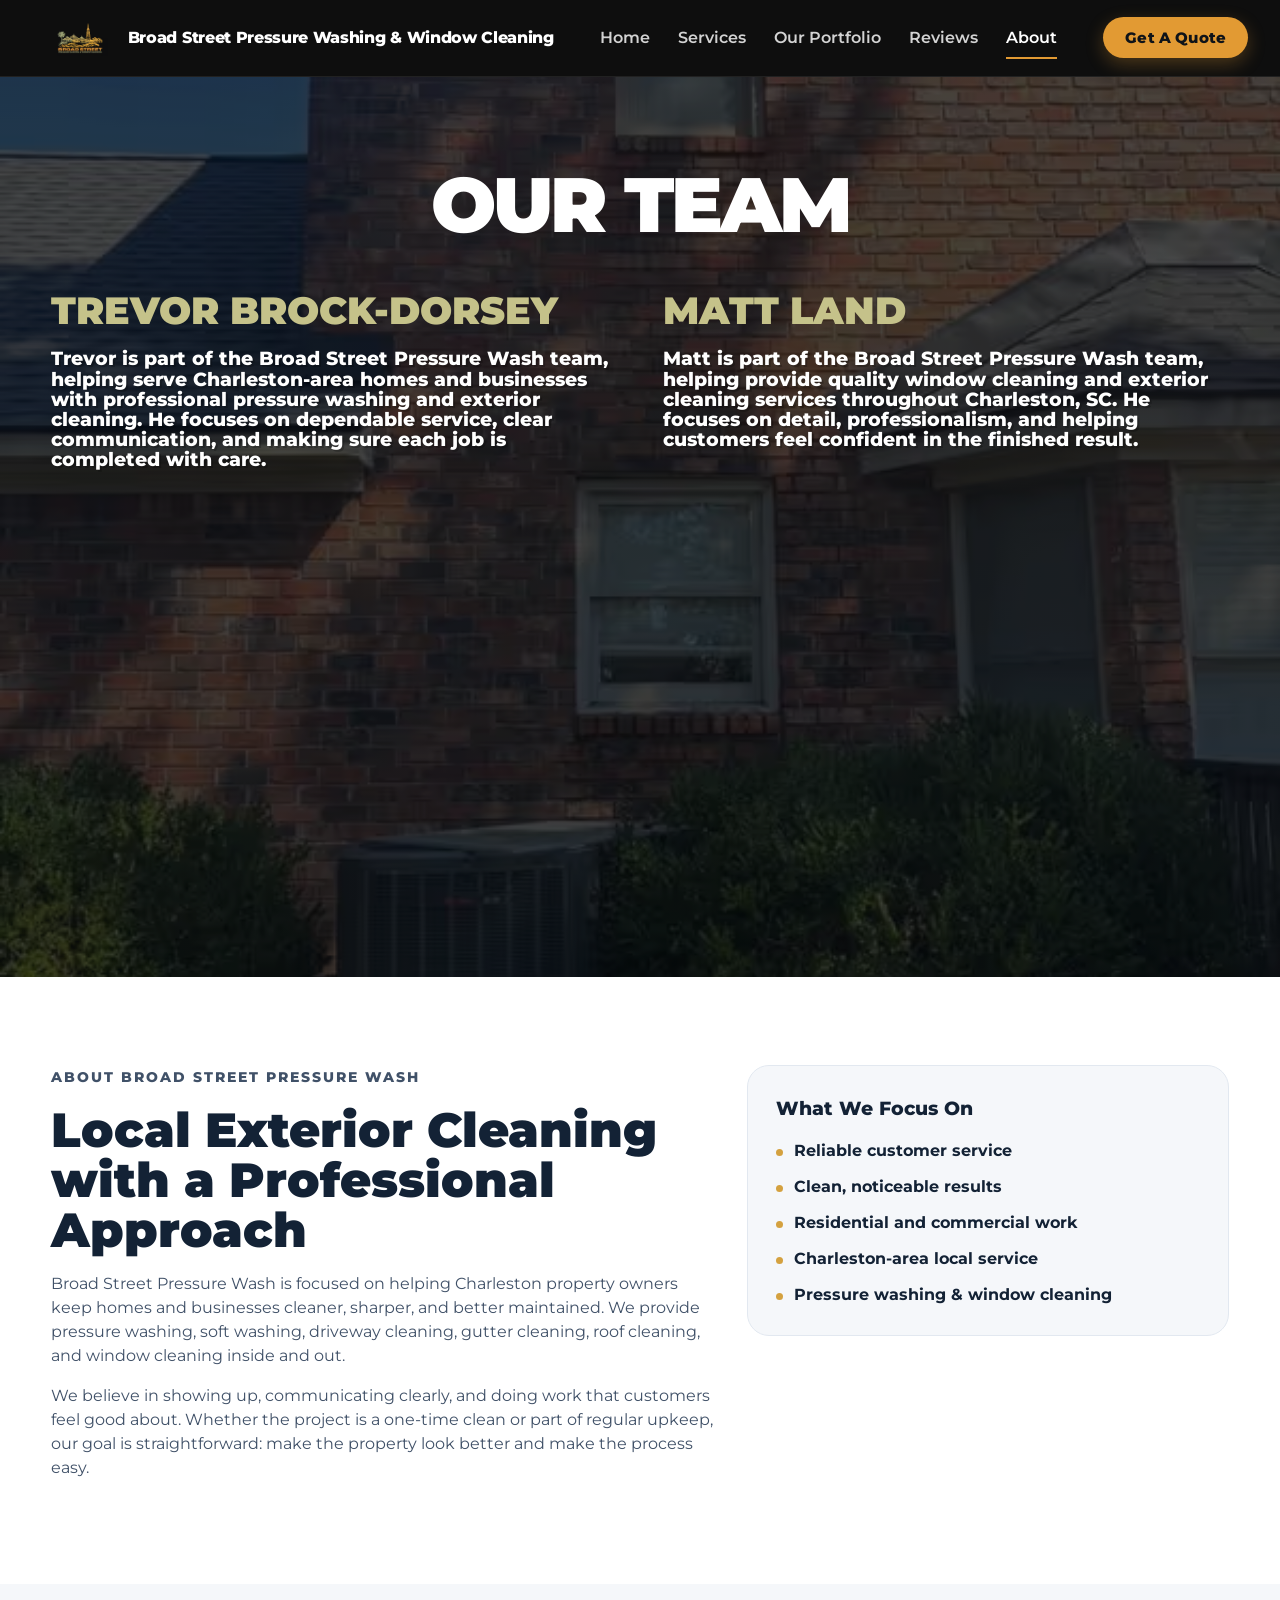
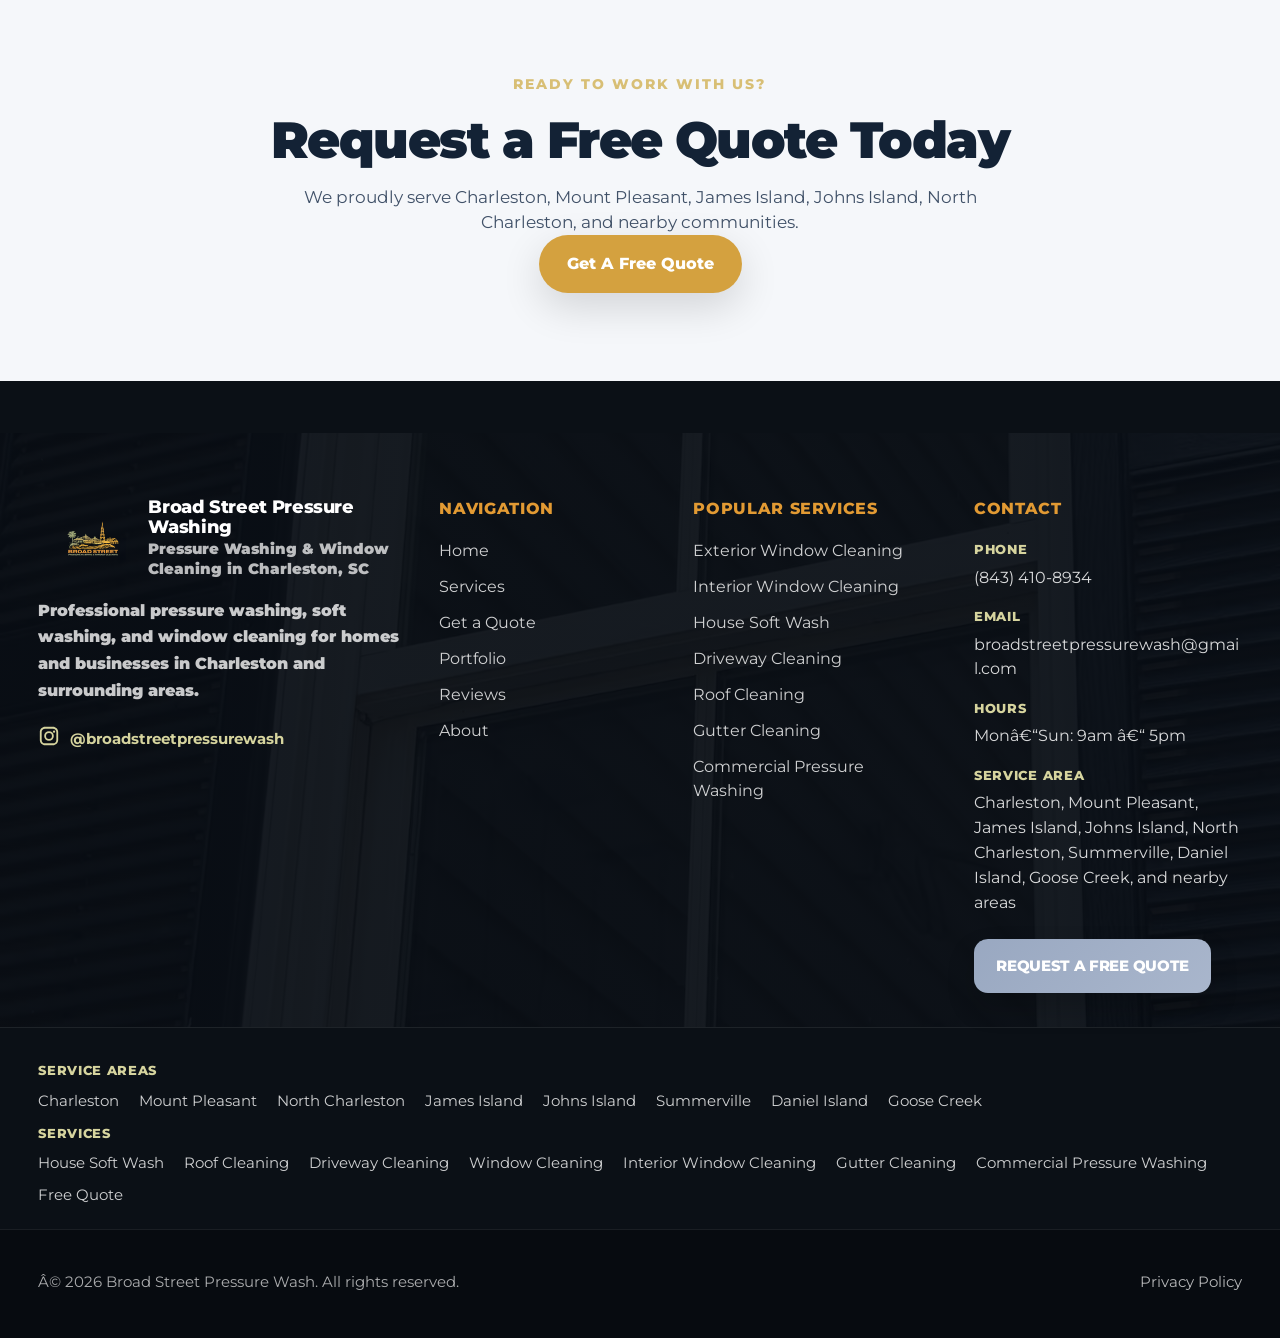
<file: about.html>
<!DOCTYPE html>
<html lang="en">
<head>
  <!-- Google tag (gtag.js) -->
  <script async src="https://www.googletagmanager.com/gtag/js?id=G-K0SS6ZGL0C"></script>
  <script>
    window.dataLayer = window.dataLayer || [];
    function gtag(){dataLayer.push(arguments);}
    gtag('js', new Date());
    gtag('config', 'G-K0SS6ZGL0C');
  </script>
  <!-- Meta Pixel Code -->
  <script>
    !function(f,b,e,v,n,t,s)
    {if(f.fbq)return;n=f.fbq=function(){n.callMethod?
    n.callMethod.apply(n,arguments):n.queue.push(arguments)};
    if(!f._fbq)f._fbq=n;n.push=n;n.loaded=!0;n.version='2.0';
    n.queue=[];t=b.createElement(e);t.async=!0;
    t.src=v;s=b.getElementsByTagName(e)[0];
    s.parentNode.insertBefore(t,s)}(window, document,'script',
    'https://connect.facebook.net/en_US/fbevents.js');
    fbq('init', '1659572542515212');
    fbq('track', 'PageView');
  </script>
  <noscript><img height="1" width="1" style="display:none"
    src="https://www.facebook.com/tr?id=1659572542515212&ev=PageView&noscript=1"
  /></noscript>
  <!-- End Meta Pixel Code -->
  <meta charset="UTF-8" />
  <meta name="viewport" content="width=device-width, initial-scale=1.0" />
  <title>About Broad Street Pressure Wash | Charleston, SC</title>
  <meta name="description" content="Meet the Broad Street Pressure Wash team, a local Charleston, SC pressure washing and window cleaning crew focused on careful work and clear communication." />
  <meta name="robots" content="index, follow, max-image-preview:large" />
  <link rel="canonical" href="https://broadstpressurewash.com/about" />
  <meta property="og:type" content="website" />
  <meta property="og:site_name" content="Broad Street Pressure Wash" />
  <meta property="og:locale" content="en_US" />
  <meta property="og:title" content="About Broad Street Pressure Wash | Charleston, SC" />
  <meta property="og:description" content="Meet the Broad Street Pressure Wash team, a local Charleston, SC pressure washing and window cleaning crew focused on careful work and clear communication." />
  <meta property="og:url" content="https://broadstpressurewash.com/about" />
  <meta property="og:image" content="https://broadstpressurewash.com/images/optimized/historic-home-exterior-cleaning-downtown-charleston-sc-960.jpg" />
  <meta name="twitter:card" content="summary_large_image" />
  <meta name="twitter:title" content="About Broad Street Pressure Wash | Charleston, SC" />
  <meta name="twitter:description" content="Meet the Broad Street Pressure Wash team, a local Charleston, SC pressure washing and window cleaning crew focused on careful work and clear communication." />
  <meta name="twitter:image" content="https://broadstpressurewash.com/images/optimized/historic-home-exterior-cleaning-downtown-charleston-sc-960.jpg" />
  <link rel="preload" as="image" type="image/avif" href="/images/optimized/brick-home-pressure-washing-charleston-sc-hero-960.avif" media="(max-width: 768px)" fetchpriority="high" />
  <link rel="preload" as="image" type="image/avif" href="/images/optimized/brick-home-pressure-washing-charleston-sc-hero-1600.avif" media="(min-width: 769px)" fetchpriority="high" />
  <link rel="icon" type="image/x-icon" href="/favicon.ico" />
  <link rel="icon" type="image/png" sizes="32x32" href="/favicon-32.png" />
  <link rel="icon" type="image/png" sizes="192x192" href="/favicon-192.png" />
  <meta name="author" content="Broad Street Pressure Wash" />
  <meta name="theme-color" content="#0f1318" />

  <meta name="geo.region" content="US-SC" />
  <meta name="geo.placename" content="Charleston" />
  <meta name="format-detection" content="telephone=yes" />

  <link rel="preconnect" href="https://fonts.googleapis.com" />
  <link rel="preconnect" href="https://fonts.gstatic.com" crossorigin />
  <link rel="preload" as="style" href="https://fonts.googleapis.com/css2?family=Montserrat:wght@400;500;600;700;800;900&display=swap" />
  <link rel="stylesheet" href="https://fonts.googleapis.com/css2?family=Montserrat:wght@400;500;600;700;800;900&display=swap" media="print" onload="this.media='all'" />
  <noscript><link rel="stylesheet" href="https://fonts.googleapis.com/css2?family=Montserrat:wght@400;500;600;700;800;900&display=swap" /></noscript>

  <link rel="stylesheet" href="/styles/subpages.css?v=20261020" />
  <link rel="stylesheet" href="/styles/global-css.css?v=20261020" />
  <script type="application/ld+json">
{
 "@context": "https://schema.org",
 "@graph": [
  {
   "@type": "HomeAndConstructionBusiness",
   "@id": "https://broadstpressurewash.com/#business",
   "name": "Broad Street Pressure Wash",
   "alternateName": "Broad Street Pressure Washing & Window Cleaning",
   "url": "https://broadstpressurewash.com/",
   "telephone": "+1-843-410-8934",
   "email": "broadstreetpressurewash@gmail.com",
   "logo": "https://broadstpressurewash.com/images/logo/broadstpressurewash-logo.png",
   "image": [
    "https://broadstpressurewash.com/images/optimized/historic-home-exterior-cleaning-downtown-charleston-sc-960.jpg",
    "https://broadstpressurewash.com/images/optimized/house-soft-wash-charleston-sc-lowcountry-home-960.jpg",
    "https://broadstpressurewash.com/images/optimized/driveway-cleaning-charleston-sc-surface-cleaner-aggregate-960.jpg"
   ],
   "priceRange": "$",
   "address": {
    "@type": "PostalAddress",
    "addressLocality": "Charleston",
    "addressRegion": "SC",
    "addressCountry": "US"
   },
   "areaServed": [
    {
     "@type": "City",
     "name": "Charleston, SC"
    },
    {
     "@type": "City",
     "name": "Mount Pleasant, SC"
    },
    {
     "@type": "City",
     "name": "North Charleston, SC"
    },
    {
     "@type": "City",
     "name": "James Island, SC"
    },
    {
     "@type": "City",
     "name": "Johns Island, SC"
    },
    {
     "@type": "City",
     "name": "Summerville, SC"
    },
    {
     "@type": "City",
     "name": "Daniel Island, SC"
    },
    {
     "@type": "City",
     "name": "Goose Creek, SC"
    }
   ],
   "openingHoursSpecification": [
    {
     "@type": "OpeningHoursSpecification",
     "dayOfWeek": [
      "Monday",
      "Tuesday",
      "Wednesday",
      "Thursday",
      "Friday",
      "Saturday",
      "Sunday"
     ],
     "opens": "09:00",
     "closes": "17:00"
    }
   ],
   "sameAs": [
    "https://www.instagram.com/broadstreetpressurewash/",
    "https://www.google.com/maps?cid=407328406181369828"
   ],
   "hasOfferCatalog": {
    "@type": "OfferCatalog",
    "name": "Exterior cleaning services",
    "itemListElement": [
     {
      "@type": "Offer",
      "itemOffered": {
       "@type": "Service",
       "name": "House Washing (Soft Wash)",
       "url": "https://broadstpressurewash.com/service_areas/charleston/soft-washing-charleston"
      }
     },
     {
      "@type": "Offer",
      "itemOffered": {
       "@type": "Service",
       "name": "Roof Cleaning",
       "url": "https://broadstpressurewash.com/service_areas/charleston/roof-cleaning-charleston"
      }
     },
     {
      "@type": "Offer",
      "itemOffered": {
       "@type": "Service",
       "name": "Driveway Cleaning",
       "url": "https://broadstpressurewash.com/service_areas/charleston/driveway-cleaning-charleston"
      }
     },
     {
      "@type": "Offer",
      "itemOffered": {
       "@type": "Service",
       "name": "Exterior Window Cleaning",
       "url": "https://broadstpressurewash.com/service_areas/charleston/exterior-window-cleaning-charleston"
      }
     },
     {
      "@type": "Offer",
      "itemOffered": {
       "@type": "Service",
       "name": "Interior Window Cleaning",
       "url": "https://broadstpressurewash.com/service_areas/charleston/interior-window-cleaning-charleston"
      }
     },
     {
      "@type": "Offer",
      "itemOffered": {
       "@type": "Service",
       "name": "Gutter Cleaning",
       "url": "https://broadstpressurewash.com/service_areas/charleston/gutter-cleaning-charleston"
      }
     },
     {
      "@type": "Offer",
      "itemOffered": {
       "@type": "Service",
       "name": "Commercial Pressure Washing",
       "url": "https://broadstpressurewash.com/service_areas/charleston/commercial-pressure-washing-charleston"
      }
     }
    ]
   }
  },
  {
   "@type": "WebSite",
   "@id": "https://broadstpressurewash.com/#website",
   "url": "https://broadstpressurewash.com/",
   "name": "Broad Street Pressure Wash",
   "publisher": {
    "@id": "https://broadstpressurewash.com/#business"
   }
  },
  {
   "@type": "AboutPage",
   "@id": "https://broadstpressurewash.com/about#webpage",
   "url": "https://broadstpressurewash.com/about",
   "name": "About Broad Street Pressure Wash | Charleston, SC",
   "description": "Meet the Broad Street Pressure Wash team, a local Charleston, SC pressure washing and window cleaning crew focused on careful work and clear communication.",
   "isPartOf": {
    "@id": "https://broadstpressurewash.com/#website"
   },
   "about": {
    "@id": "https://broadstpressurewash.com/#business"
   },
   "primaryImageOfPage": {
    "@type": "ImageObject",
    "url": "https://broadstpressurewash.com/images/optimized/historic-home-exterior-cleaning-downtown-charleston-sc-960.jpg"
   },
   "breadcrumb": {
    "@id": "https://broadstpressurewash.com/about#breadcrumb"
   }
  },
  {
   "@type": "BreadcrumbList",
   "@id": "https://broadstpressurewash.com/about#breadcrumb",
   "itemListElement": [
    {
     "@type": "ListItem",
     "position": 1,
     "name": "Home",
     "item": "https://broadstpressurewash.com/"
    },
    {
     "@type": "ListItem",
     "position": 2,
     "name": "About",
     "item": "https://broadstpressurewash.com/about"
    }
   ]
  }
 ]
}
  </script>
</head>
<body>
  <header class="site-header">
    <div class="container nav-wrap">
      <a href="/" class="brand" aria-label="Broad Street Pressure Wash Home">
        <picture class="bsp-pic"><source type="image/avif" srcset="/images/optimized/logo-broad-street-pressure-wash-charleston-sc-160.avif 160w, /images/optimized/logo-broad-street-pressure-wash-charleston-sc-320.avif 320w" sizes="(max-width: 640px) 60px, 90px" /><img src="/images/optimized/logo-broad-street-pressure-wash-charleston-sc-160.png" alt="Broad Street Pressure Wash Logo" class="brand-logo" width="160" height="107" decoding="async" /></picture>
        <span class="brand-name">Broad Street Pressure Washing &amp; Window Cleaning</span>
      </a>

      <button class="nav-toggle" aria-label="Toggle navigation menu" aria-expanded="false" aria-controls="main-nav" type="button">
        <span></span>
        <span></span>
        <span></span>
      </button>

      <nav class="main-nav" id="main-nav" aria-label="Main navigation">
        <ul>
          <li><a href="/">Home</a></li>
          <li><a href="/services">Services</a></li>
          <li><a href="/portfolio">Our Portfolio</a></li>
          <li><a href="/reviews">Reviews</a></li>
          <li><a href="/about" class="active">About</a></li>
          <li class="nav-cta"><a href="/quote" class="btn-nav-quote">Get A Quote</a></li>
        </ul>
      </nav>
    </div>
    <div class="header-mobile-cta">
      <a href="tel:+18434108934" class="hmc-call" aria-label="Call Broad Street Pressure Wash at (843) 410-8934"><svg viewBox="0 0 24 24" width="16" height="16" fill="currentColor" aria-hidden="true"><path d="M6.6 10.8a15.1 15.1 0 0 0 6.6 6.6l2.2-2.2a1 1 0 0 1 1-.25 11.4 11.4 0 0 0 3.6.57 1 1 0 0 1 1 1V20a1 1 0 0 1-1 1A17 17 0 0 1 3 4a1 1 0 0 1 1-1h3.5a1 1 0 0 1 1 1c0 1.25.2 2.45.57 3.57a1 1 0 0 1-.25 1z"/></svg>Call (843) 410-8934</a>
      <a href="/quote" class="hmc-quote">Free Quote</a>
    </div>
  </header>

  <main>
    <section class="team-hero-style">
      <div class="team-overlay"></div>
      <div class="container team-heading">
        <h1 class="reveal-up">Our Team</h1>
      </div>

      <div class="container team-columns">
        <article class="team-member reveal-up">
          <h2>Trevor Brock-Dorsey</h2>
          <p>
            Trevor is part of the Broad Street Pressure Wash team, helping serve Charleston-area homes
            and businesses with professional pressure washing and exterior cleaning. He focuses on
            dependable service, clear communication, and making sure each job is completed with care.
          </p>
        </article>

        <article class="team-member reveal-up">
          <h2>Matt Land</h2>
          <p>
            Matt is part of the Broad Street Pressure Wash team, helping provide quality window cleaning
            and exterior cleaning services throughout Charleston, SC. He focuses on detail, professionalism,
            and helping customers feel confident in the finished result.
          </p>
        </article>
      </div>
    </section>

    <section class="section section-white">
      <div class="container about-grid">
        <div class="about-copy reveal-up">
          <p class="section-label">About Broad Street Pressure Wash</p>
          <h2>Local Exterior Cleaning with a Professional Approach</h2>
          <p>
            Broad Street Pressure Wash is focused on helping Charleston property owners keep homes and
            businesses cleaner, sharper, and better maintained. We provide pressure washing, soft washing,
            driveway cleaning, gutter cleaning, roof cleaning, and window cleaning inside and out.
          </p>
          <p>
            We believe in showing up, communicating clearly, and doing work that customers feel good about.
            Whether the project is a one-time clean or part of regular upkeep, our goal is straightforward:
            make the property look better and make the process easy.
          </p>
        </div>

        <div class="about-card reveal-up">
          <h3>What We Focus On</h3>
          <ul>
            <li>Reliable customer service</li>
            <li>Clean, noticeable results</li>
            <li>Residential and commercial work</li>
            <li>Charleston-area local service</li>
            <li>Pressure washing &amp; window cleaning</li>
          </ul>
        </div>
      </div>
    </section>

    <section class="section section-light">
      <div class="container narrow center-text">
        <p class="section-label reveal-up">Ready To Work With Us?</p>
        <h2 class="section-title reveal-up">Request a Free Quote Today</h2>
        <p class="section-intro reveal-up">
          We proudly serve Charleston, Mount Pleasant, James Island, Johns Island, North Charleston,
          and nearby communities.
        </p>
        <a href="/quote" class="btn btn-primary reveal-up">Get A Free Quote</a>
      </div>
    </section>
  </main>

  <footer class="site-footer">
  <div class="footer-main">
    <div class="footer-container">

      <div class="footer-column footer-brand">
        <a href="/" class="footer-brand-link" aria-label="Broad Street Pressure Wash Home">
          <picture class="bsp-pic"><source type="image/avif" srcset="/images/optimized/logo-broad-street-pressure-wash-charleston-sc-160.avif 160w, /images/optimized/logo-broad-street-pressure-wash-charleston-sc-320.avif 320w" sizes="(max-width: 640px) 60px, 90px" /><img src="/images/optimized/logo-broad-street-pressure-wash-charleston-sc-160.png" alt="Broad Street Pressure Wash Logo" class="footer-logo" width="160" height="107" decoding="async" /></picture>
          <div class="footer-brand-text">
            <span class="footer-brand-name">Broad Street Pressure Washing</span>
            <span class="footer-brand-sub">Pressure Washing &amp; Window Cleaning in Charleston, SC</span>
          </div>
        </a>

        <p class="footer-description">
          Professional pressure washing, soft washing, and window cleaning for homes
          and businesses in Charleston and surrounding areas.
        </p>

        <a
          href="https://www.instagram.com/broadstreetpressurewash/"
          target="_blank"
          rel="noopener noreferrer"
          class="footer-social"
          aria-label="Instagram"
        >
          <span class="footer-social-icon">
            <svg xmlns="http://www.w3.org/2000/svg" viewBox="0 0 24 24" width="22" height="22" fill="currentColor">
            <path d="M7.75 2C4.57 2 2 4.57 2 7.75v8.5C2 19.43 4.57 22 7.75 22h8.5C19.43 22 22 19.43 22 16.25v-8.5C22 4.57 19.43 2 16.25 2h-8.5zm0 2h8.5C18.55 4 20 5.45 20 7.75v8.5C20 18.55 18.55 20 16.25 20h-8.5C5.45 20 4 18.55 4 16.25v-8.5C4 5.45 5.45 4 7.75 4zm4.25 2.75A5.25 5.25 0 1 0 17.25 12 5.26 5.26 0 0 0 12 6.75zm0 2A3.25 3.25 0 1 1 8.75 12 3.26 3.26 0 0 1 12 8.75zm5.5-2.75a1.25 1.25 0 1 0 1.25 1.25A1.25 1.25 0 0 0 17.5 6z"/>
            </svg>
            </span>
            <span>@broadstreetpressurewash</span>
                    </a>
      </div>

      <div class="footer-column">
        <h3>Navigation</h3>
        <ul class="footer-links">
          <li><a href="/">Home</a></li>
          <li><a href="/services">Services</a></li>
          <li><a href="/quote">Get a Quote</a></li>
          <li><a href="/portfolio">Portfolio</a></li>
          <li><a href="/reviews">Reviews</a></li>
          <li><a href="/about">About</a></li>
        </ul>
      </div>

      <div class="footer-column">
        <h3>Popular Services</h3>
        <ul class="footer-links">
          <li><a href="/service_areas/charleston/exterior-window-cleaning-charleston">Exterior Window Cleaning</a></li>
          <li><a href="/service_areas/charleston/interior-window-cleaning-charleston">Interior Window Cleaning</a></li>
          <li><a href="/service_areas/charleston/soft-washing-charleston">House Soft Wash</a></li>
          <li><a href="/service_areas/charleston/driveway-cleaning-charleston">Driveway Cleaning</a></li>
          <li><a href="/service_areas/charleston/roof-cleaning-charleston">Roof Cleaning</a></li>
          <li><a href="/service_areas/charleston/gutter-cleaning-charleston">Gutter Cleaning</a></li>
              <li><a href="/service_areas/charleston/commercial-pressure-washing-charleston">Commercial Pressure Washing</a></li>
        </ul>
      </div>

      <div class="footer-column footer-contact">
        <h3>Contact</h3>

        <div class="footer-contact-item">
          <span class="footer-label">Phone</span>
          <a href="tel:+18434108934">(843) 410-8934</a>
        </div>

        <div class="footer-contact-item">
          <span class="footer-label">Email</span>
          <a href="mailto:broadstreetpressurewash@gmail.com">broadstreetpressurewash@gmail.com</a>
        </div>

        <div class="footer-contact-item">
          <span class="footer-label">Hours</span>
          <p>Mon–Sun: 9am – 5pm</p>
        </div>

        <div class="footer-contact-item">
          <span class="footer-label">Service Area</span>
          <p>Charleston, Mount Pleasant, James Island, Johns Island, North Charleston, Summerville, Daniel Island, Goose Creek, and nearby areas</p>
        </div>

        <a href="/quote" class="footer-cta">Request a Free Quote</a>
      </div>

    </div>
  </div>
      <div class="footer-areas">
        <div class="footer-container">
          <p class="footer-label">Service Areas</p>
          <ul><li><a href="/services">Charleston</a></li><li><a href="/service_areas/mount-pleasant/pressure-washing-mount-pleasant">Mount Pleasant</a></li><li><a href="/service_areas/north-charleston/pressure-washing-north-charleston">North Charleston</a></li><li><a href="/service_areas/james-island/pressure-washing-james-island">James Island</a></li><li><a href="/service_areas/johns-island/pressure-washing-johns-island">Johns Island</a></li><li><a href="/service_areas/summerville/pressure-washing-summerville">Summerville</a></li><li><a href="/service_areas/daniel-island/pressure-washing-daniel-island">Daniel Island</a></li><li><a href="/service_areas/goose-creek/pressure-washing-goose-creek">Goose Creek</a></li></ul>
          <p class="footer-label">Services</p>
          <ul><li><a href="/service_areas/charleston/soft-washing-charleston">House Soft Wash</a></li><li><a href="/service_areas/charleston/roof-cleaning-charleston">Roof Cleaning</a></li><li><a href="/service_areas/charleston/driveway-cleaning-charleston">Driveway Cleaning</a></li><li><a href="/service_areas/charleston/exterior-window-cleaning-charleston">Window Cleaning</a></li><li><a href="/service_areas/charleston/interior-window-cleaning-charleston">Interior Window Cleaning</a></li><li><a href="/service_areas/charleston/gutter-cleaning-charleston">Gutter Cleaning</a></li><li><a href="/service_areas/charleston/commercial-pressure-washing-charleston">Commercial Pressure Washing</a></li><li><a href="/quote">Free Quote</a></li></ul>
        </div>
      </div>


  <div class="footer-bottom">
    <div class="footer-container footer-bottom-inner">
      <p>© <span id="footer-year"></span> Broad Street Pressure Wash. All rights reserved.</p>
      <div class="footer-bottom-links">
        <a href="/privacy-policy">Privacy Policy</a>
      </div>
    </div>
  </div>
</footer>

  <script src="/scripts/subpages.js?v=20261020"></script>
</body>
</html>
</file>
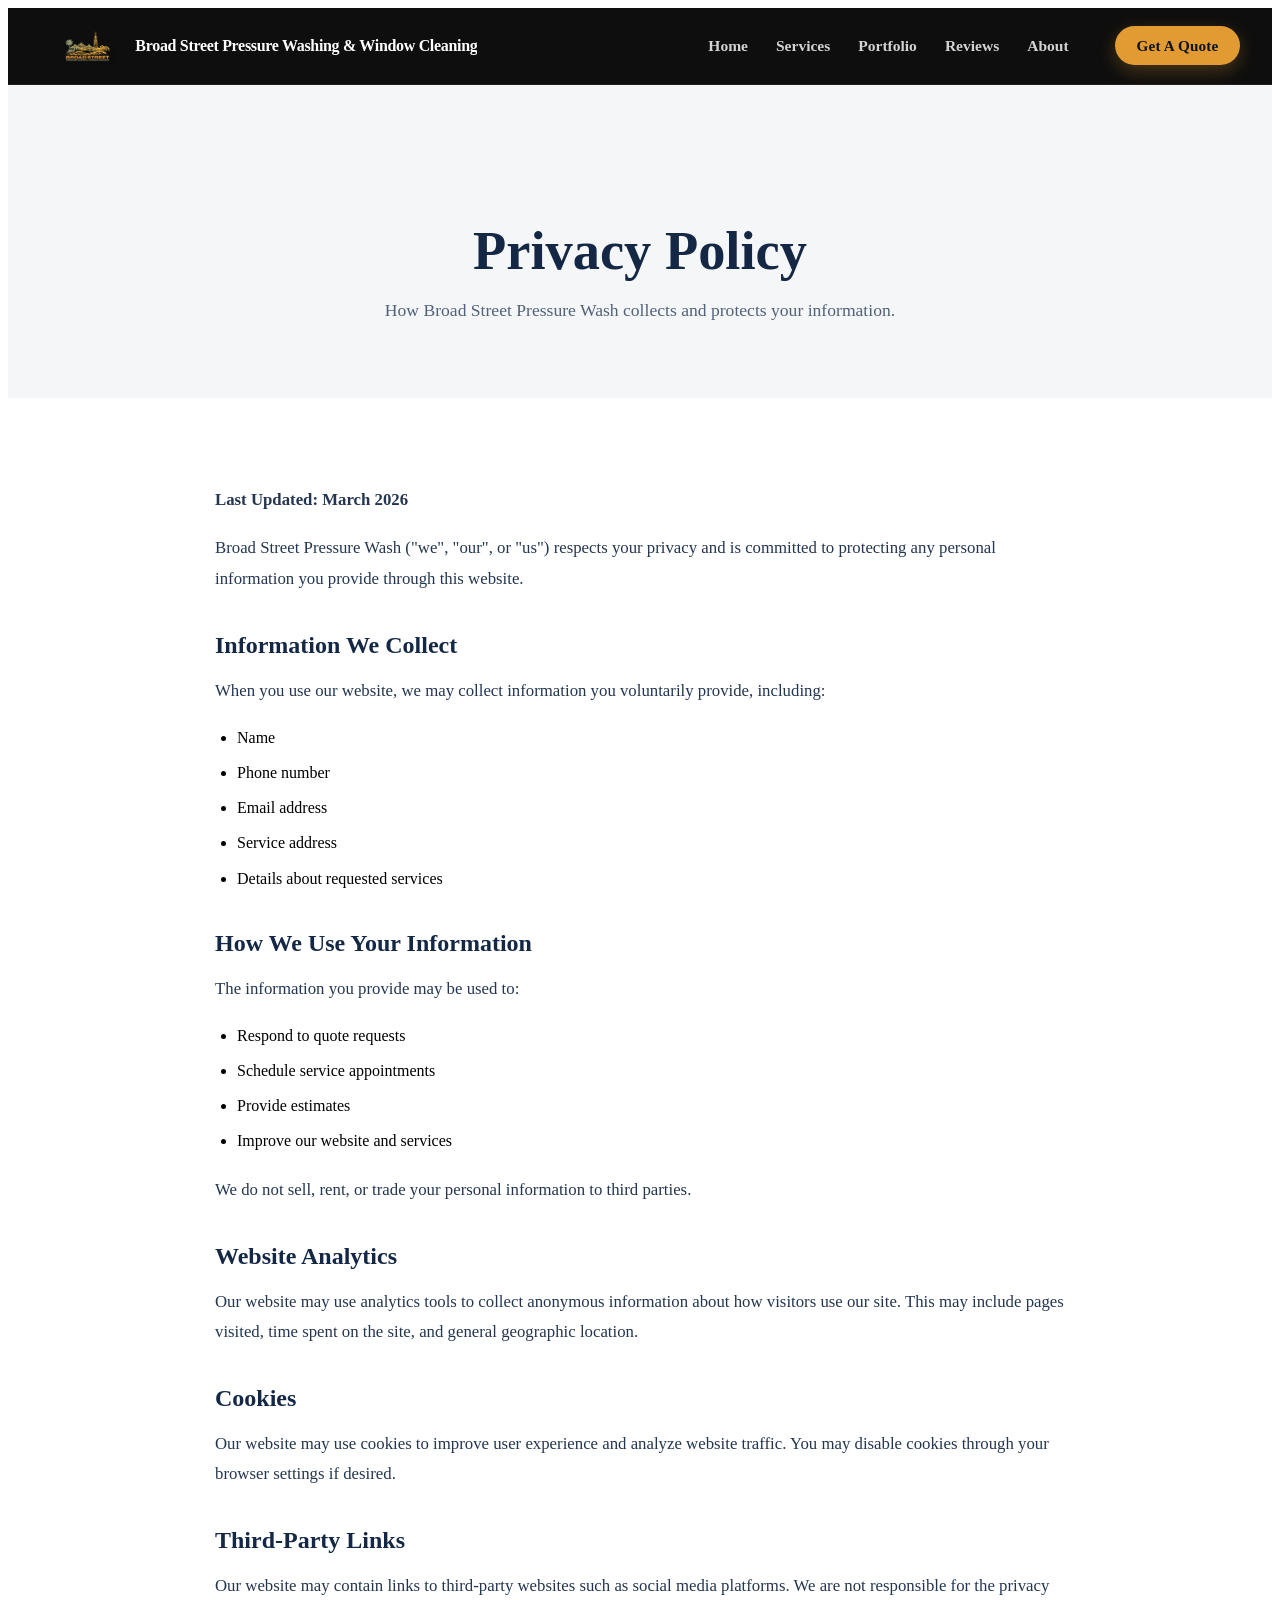
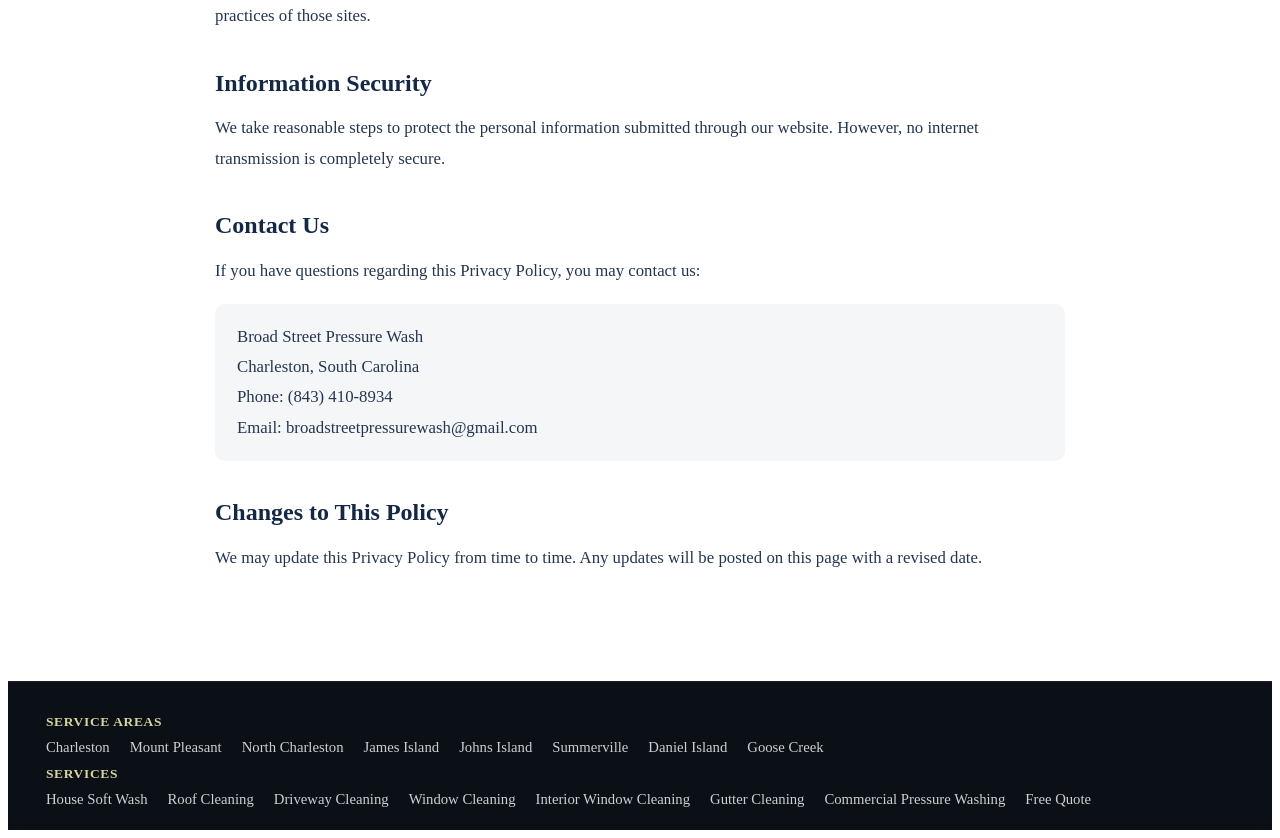
<file: privacy-policy.html>
<!DOCTYPE html>
<html lang="en">
<head>
  <!-- Google tag (gtag.js) -->
  <script async src="https://www.googletagmanager.com/gtag/js?id=G-K0SS6ZGL0C"></script>
  <script>
    window.dataLayer = window.dataLayer || [];
    function gtag(){dataLayer.push(arguments);}
    gtag('js', new Date());
    gtag('config', 'G-K0SS6ZGL0C');
  </script>
  <!-- Meta Pixel Code -->
  <script>
    !function(f,b,e,v,n,t,s)
    {if(f.fbq)return;n=f.fbq=function(){n.callMethod?
    n.callMethod.apply(n,arguments):n.queue.push(arguments)};
    if(!f._fbq)f._fbq=n;n.push=n;n.loaded=!0;n.version='2.0';
    n.queue=[];t=b.createElement(e);t.async=!0;
    t.src=v;s=b.getElementsByTagName(e)[0];
    s.parentNode.insertBefore(t,s)}(window, document,'script',
    'https://connect.facebook.net/en_US/fbevents.js');
    fbq('init', '1659572542515212');
    fbq('track', 'PageView');
  </script>
  <noscript><img height="1" width="1" style="display:none"
    src="https://www.facebook.com/tr?id=1659572542515212&ev=PageView&noscript=1"
  /></noscript>
  <!-- End Meta Pixel Code -->
<meta charset="UTF-8">
<meta name="viewport" content="width=device-width, initial-scale=1.0">
  <title>Privacy Policy | Broad Street Pressure Wash, Charleston, SC</title>
  <meta name="description" content="Privacy policy for Broad Street Pressure Wash, a pressure washing and window cleaning company in Charleston, SC." />
  <meta name="robots" content="noindex, follow" />
  <link rel="canonical" href="https://broadstpressurewash.com/privacy-policy" />
  <meta property="og:type" content="website" />
  <meta property="og:site_name" content="Broad Street Pressure Wash" />
  <meta property="og:locale" content="en_US" />
  <meta property="og:title" content="Privacy Policy | Broad Street Pressure Wash, Charleston, SC" />
  <meta property="og:description" content="Privacy policy for Broad Street Pressure Wash, a pressure washing and window cleaning company in Charleston, SC." />
  <meta property="og:url" content="https://broadstpressurewash.com/privacy-policy" />
  <meta property="og:image" content="https://broadstpressurewash.com/images/optimized/historic-home-exterior-cleaning-downtown-charleston-sc-960.jpg" />
  <meta name="twitter:card" content="summary_large_image" />
  <meta name="twitter:title" content="Privacy Policy | Broad Street Pressure Wash, Charleston, SC" />
  <meta name="twitter:description" content="Privacy policy for Broad Street Pressure Wash, a pressure washing and window cleaning company in Charleston, SC." />
  <meta name="twitter:image" content="https://broadstpressurewash.com/images/optimized/historic-home-exterior-cleaning-downtown-charleston-sc-960.jpg" />
<link rel="icon" type="image/x-icon" href="/favicon.ico">
<link rel="icon" type="image/png" sizes="32x32" href="/favicon-32.png">
<link rel="icon" type="image/png" sizes="192x192" href="/favicon-192.png">
<meta name="description" content="Privacy policy for Broad Street Pressure Wash, a Charleston, SC pressure washing and window cleaning company. How we handle quote requests, contact information, and site data.">
<meta name="robots" content="noindex">


<link rel="stylesheet" href="/styles/privacy.css?v=20261020">
<link rel="stylesheet" href="/styles/global-css.css?v=20261020">

<link rel="preconnect" href="https://fonts.googleapis.com">
<link rel="preconnect" href="https://fonts.gstatic.com" crossorigin>

<link rel="preload" as="style" href="https://fonts.googleapis.com/css2?family=Montserrat:wght@400;500;600;700;800;900&display=swap" />
  <link rel="stylesheet" href="https://fonts.googleapis.com/css2?family=Montserrat:wght@400;500;600;700;800;900&display=swap" media="print" onload="this.media='all'" />
  <noscript><link rel="stylesheet" href="https://fonts.googleapis.com/css2?family=Montserrat:wght@400;500;600;700;800;900&display=swap" /></noscript>
  <script type="application/ld+json">
{
 "@context": "https://schema.org",
 "@graph": [
  {
   "@type": "HomeAndConstructionBusiness",
   "@id": "https://broadstpressurewash.com/#business",
   "name": "Broad Street Pressure Wash",
   "alternateName": "Broad Street Pressure Washing & Window Cleaning",
   "url": "https://broadstpressurewash.com/",
   "telephone": "+1-843-410-8934",
   "email": "broadstreetpressurewash@gmail.com",
   "logo": "https://broadstpressurewash.com/images/logo/broadstpressurewash-logo.png",
   "image": [
    "https://broadstpressurewash.com/images/optimized/historic-home-exterior-cleaning-downtown-charleston-sc-960.jpg",
    "https://broadstpressurewash.com/images/optimized/house-soft-wash-charleston-sc-lowcountry-home-960.jpg",
    "https://broadstpressurewash.com/images/optimized/driveway-cleaning-charleston-sc-surface-cleaner-aggregate-960.jpg"
   ],
   "priceRange": "$",
   "address": {
    "@type": "PostalAddress",
    "addressLocality": "Charleston",
    "addressRegion": "SC",
    "addressCountry": "US"
   },
   "areaServed": [
    {
     "@type": "City",
     "name": "Charleston, SC"
    },
    {
     "@type": "City",
     "name": "Mount Pleasant, SC"
    },
    {
     "@type": "City",
     "name": "North Charleston, SC"
    },
    {
     "@type": "City",
     "name": "James Island, SC"
    },
    {
     "@type": "City",
     "name": "Johns Island, SC"
    },
    {
     "@type": "City",
     "name": "Summerville, SC"
    },
    {
     "@type": "City",
     "name": "Daniel Island, SC"
    },
    {
     "@type": "City",
     "name": "Goose Creek, SC"
    }
   ],
   "openingHoursSpecification": [
    {
     "@type": "OpeningHoursSpecification",
     "dayOfWeek": [
      "Monday",
      "Tuesday",
      "Wednesday",
      "Thursday",
      "Friday",
      "Saturday",
      "Sunday"
     ],
     "opens": "09:00",
     "closes": "17:00"
    }
   ],
   "sameAs": [
    "https://www.instagram.com/broadstreetpressurewash/",
    "https://www.google.com/maps?cid=407328406181369828"
   ],
   "hasOfferCatalog": {
    "@type": "OfferCatalog",
    "name": "Exterior cleaning services",
    "itemListElement": [
     {
      "@type": "Offer",
      "itemOffered": {
       "@type": "Service",
       "name": "House Washing (Soft Wash)",
       "url": "https://broadstpressurewash.com/service_areas/charleston/soft-washing-charleston"
      }
     },
     {
      "@type": "Offer",
      "itemOffered": {
       "@type": "Service",
       "name": "Roof Cleaning",
       "url": "https://broadstpressurewash.com/service_areas/charleston/roof-cleaning-charleston"
      }
     },
     {
      "@type": "Offer",
      "itemOffered": {
       "@type": "Service",
       "name": "Driveway Cleaning",
       "url": "https://broadstpressurewash.com/service_areas/charleston/driveway-cleaning-charleston"
      }
     },
     {
      "@type": "Offer",
      "itemOffered": {
       "@type": "Service",
       "name": "Exterior Window Cleaning",
       "url": "https://broadstpressurewash.com/service_areas/charleston/exterior-window-cleaning-charleston"
      }
     },
     {
      "@type": "Offer",
      "itemOffered": {
       "@type": "Service",
       "name": "Interior Window Cleaning",
       "url": "https://broadstpressurewash.com/service_areas/charleston/interior-window-cleaning-charleston"
      }
     },
     {
      "@type": "Offer",
      "itemOffered": {
       "@type": "Service",
       "name": "Gutter Cleaning",
       "url": "https://broadstpressurewash.com/service_areas/charleston/gutter-cleaning-charleston"
      }
     },
     {
      "@type": "Offer",
      "itemOffered": {
       "@type": "Service",
       "name": "Commercial Pressure Washing",
       "url": "https://broadstpressurewash.com/service_areas/charleston/commercial-pressure-washing-charleston"
      }
     }
    ]
   }
  },
  {
   "@type": "WebSite",
   "@id": "https://broadstpressurewash.com/#website",
   "url": "https://broadstpressurewash.com/",
   "name": "Broad Street Pressure Wash",
   "publisher": {
    "@id": "https://broadstpressurewash.com/#business"
   }
  },
  {
   "@type": "WebPage",
   "@id": "https://broadstpressurewash.com/privacy-policy#webpage",
   "url": "https://broadstpressurewash.com/privacy-policy",
   "name": "Privacy Policy | Broad Street Pressure Wash, Charleston, SC",
   "description": "Privacy policy for Broad Street Pressure Wash, a pressure washing and window cleaning company in Charleston, SC.",
   "isPartOf": {
    "@id": "https://broadstpressurewash.com/#website"
   },
   "about": {
    "@id": "https://broadstpressurewash.com/#business"
   },
   "primaryImageOfPage": {
    "@type": "ImageObject",
    "url": "https://broadstpressurewash.com/images/optimized/historic-home-exterior-cleaning-downtown-charleston-sc-960.jpg"
   },
   "breadcrumb": {
    "@id": "https://broadstpressurewash.com/privacy-policy#breadcrumb"
   }
  },
  {
   "@type": "BreadcrumbList",
   "@id": "https://broadstpressurewash.com/privacy-policy#breadcrumb",
   "itemListElement": [
    {
     "@type": "ListItem",
     "position": 1,
     "name": "Home",
     "item": "https://broadstpressurewash.com/"
    },
    {
     "@type": "ListItem",
     "position": 2,
     "name": "Privacy Policy",
     "item": "https://broadstpressurewash.com/privacy-policy"
    }
   ]
  }
 ]
}
  </script>
</head>

<body>

<!-- HEADER -->
<header class="site-header">
  <div class="nav-wrap">

    <a href="/" class="brand">
      <picture class="bsp-pic"><source type="image/avif" srcset="/images/optimized/logo-broad-street-pressure-wash-charleston-sc-160.avif 160w, /images/optimized/logo-broad-street-pressure-wash-charleston-sc-320.avif 320w" sizes="(max-width: 640px) 60px, 90px" /><img src="/images/optimized/logo-broad-street-pressure-wash-charleston-sc-160.png" alt="Broad Street Pressure Wash Logo" class="brand-logo" width="160" height="107" decoding="async" /></picture>
      <span class="brand-name">Broad Street Pressure Washing & Window Cleaning</span>
    </a>

    <button class="nav-toggle">
      <span></span>
      <span></span>
      <span></span>
    </button>

    <nav class="main-nav">
      <ul>
        <li><a href="/">Home</a></li>
        <li><a href="/services">Services</a></li>
        <li><a href="/portfolio">Portfolio</a></li>
        <li><a href="/reviews">Reviews</a></li>
        <li><a href="/about">About</a></li>
        <li class="nav-cta"><a href="/quote" class="btn-nav-quote">Get A Quote</a></li>
      </ul>
    </nav>

  </div>
    <div class="header-mobile-cta">
      <a href="tel:+18434108934" class="hmc-call" aria-label="Call Broad Street Pressure Wash at (843) 410-8934"><svg viewBox="0 0 24 24" width="16" height="16" fill="currentColor" aria-hidden="true"><path d="M6.6 10.8a15.1 15.1 0 0 0 6.6 6.6l2.2-2.2a1 1 0 0 1 1-.25 11.4 11.4 0 0 0 3.6.57 1 1 0 0 1 1 1V20a1 1 0 0 1-1 1A17 17 0 0 1 3 4a1 1 0 0 1 1-1h3.5a1 1 0 0 1 1 1c0 1.25.2 2.45.57 3.57a1 1 0 0 1-.25 1z"/></svg>Call (843) 410-8934</a>
      <a href="/quote" class="hmc-quote">Free Quote</a>
    </div>
</header>


<!-- PAGE HERO -->
<section class="policy-hero">
  <div class="container">
    <h1>Privacy Policy</h1>
    <p>How Broad Street Pressure Wash collects and protects your information.</p>
  </div>
</section>


<!-- POLICY CONTENT -->
<section class="policy-content">
  <div class="container policy-container">

    <p class="policy-date">Last Updated: March 2026</p>

    <p>
      Broad Street Pressure Wash ("we", "our", or "us") respects your privacy and is committed to protecting any personal information you provide through this website.
    </p>

    <h2>Information We Collect</h2>

    <p>When you use our website, we may collect information you voluntarily provide, including:</p>

    <ul>
      <li>Name</li>
      <li>Phone number</li>
      <li>Email address</li>
      <li>Service address</li>
      <li>Details about requested services</li>
    </ul>

    <h2>How We Use Your Information</h2>

    <p>The information you provide may be used to:</p>

    <ul>
      <li>Respond to quote requests</li>
      <li>Schedule service appointments</li>
      <li>Provide estimates</li>
      <li>Improve our website and services</li>
    </ul>

    <p>
      We do not sell, rent, or trade your personal information to third parties.
    </p>

    <h2>Website Analytics</h2>

    <p>
      Our website may use analytics tools to collect anonymous information about how visitors use our site. This may include pages visited, time spent on the site, and general geographic location.
    </p>

    <h2>Cookies</h2>

    <p>
      Our website may use cookies to improve user experience and analyze website traffic. You may disable cookies through your browser settings if desired.
    </p>

    <h2>Third-Party Links</h2>

    <p>
      Our website may contain links to third-party websites such as social media platforms. We are not responsible for the privacy practices of those sites.
    </p>

    <h2>Information Security</h2>

    <p>
      We take reasonable steps to protect the personal information submitted through our website. However, no internet transmission is completely secure.
    </p>

    <h2>Contact Us</h2>

    <p>
      If you have questions regarding this Privacy Policy, you may contact us:
    </p>

    <p class="policy-contact">
      Broad Street Pressure Wash<br>
      Charleston, South Carolina<br>
      Phone: (843) 410-8934<br>
      Email: broadstreetpressurewash@gmail.com
    </p>

    <h2>Changes to This Policy</h2>

    <p>
      We may update this Privacy Policy from time to time. Any updates will be posted on this page with a revised date.
    </p>

  </div>
</section>


<!-- FOOTER -->
<footer class="site-footer">
  <!-- Use your footer HTML here -->
      <div class="footer-areas">
        <div class="footer-container">
          <p class="footer-label">Service Areas</p>
          <ul><li><a href="/services">Charleston</a></li><li><a href="/service_areas/mount-pleasant/pressure-washing-mount-pleasant">Mount Pleasant</a></li><li><a href="/service_areas/north-charleston/pressure-washing-north-charleston">North Charleston</a></li><li><a href="/service_areas/james-island/pressure-washing-james-island">James Island</a></li><li><a href="/service_areas/johns-island/pressure-washing-johns-island">Johns Island</a></li><li><a href="/service_areas/summerville/pressure-washing-summerville">Summerville</a></li><li><a href="/service_areas/daniel-island/pressure-washing-daniel-island">Daniel Island</a></li><li><a href="/service_areas/goose-creek/pressure-washing-goose-creek">Goose Creek</a></li></ul>
          <p class="footer-label">Services</p>
          <ul><li><a href="/service_areas/charleston/soft-washing-charleston">House Soft Wash</a></li><li><a href="/service_areas/charleston/roof-cleaning-charleston">Roof Cleaning</a></li><li><a href="/service_areas/charleston/driveway-cleaning-charleston">Driveway Cleaning</a></li><li><a href="/service_areas/charleston/exterior-window-cleaning-charleston">Window Cleaning</a></li><li><a href="/service_areas/charleston/interior-window-cleaning-charleston">Interior Window Cleaning</a></li><li><a href="/service_areas/charleston/gutter-cleaning-charleston">Gutter Cleaning</a></li><li><a href="/service_areas/charleston/commercial-pressure-washing-charleston">Commercial Pressure Washing</a></li><li><a href="/quote">Free Quote</a></li></ul>
        </div>
      </div>

</footer>

</body>
</html>
</file>
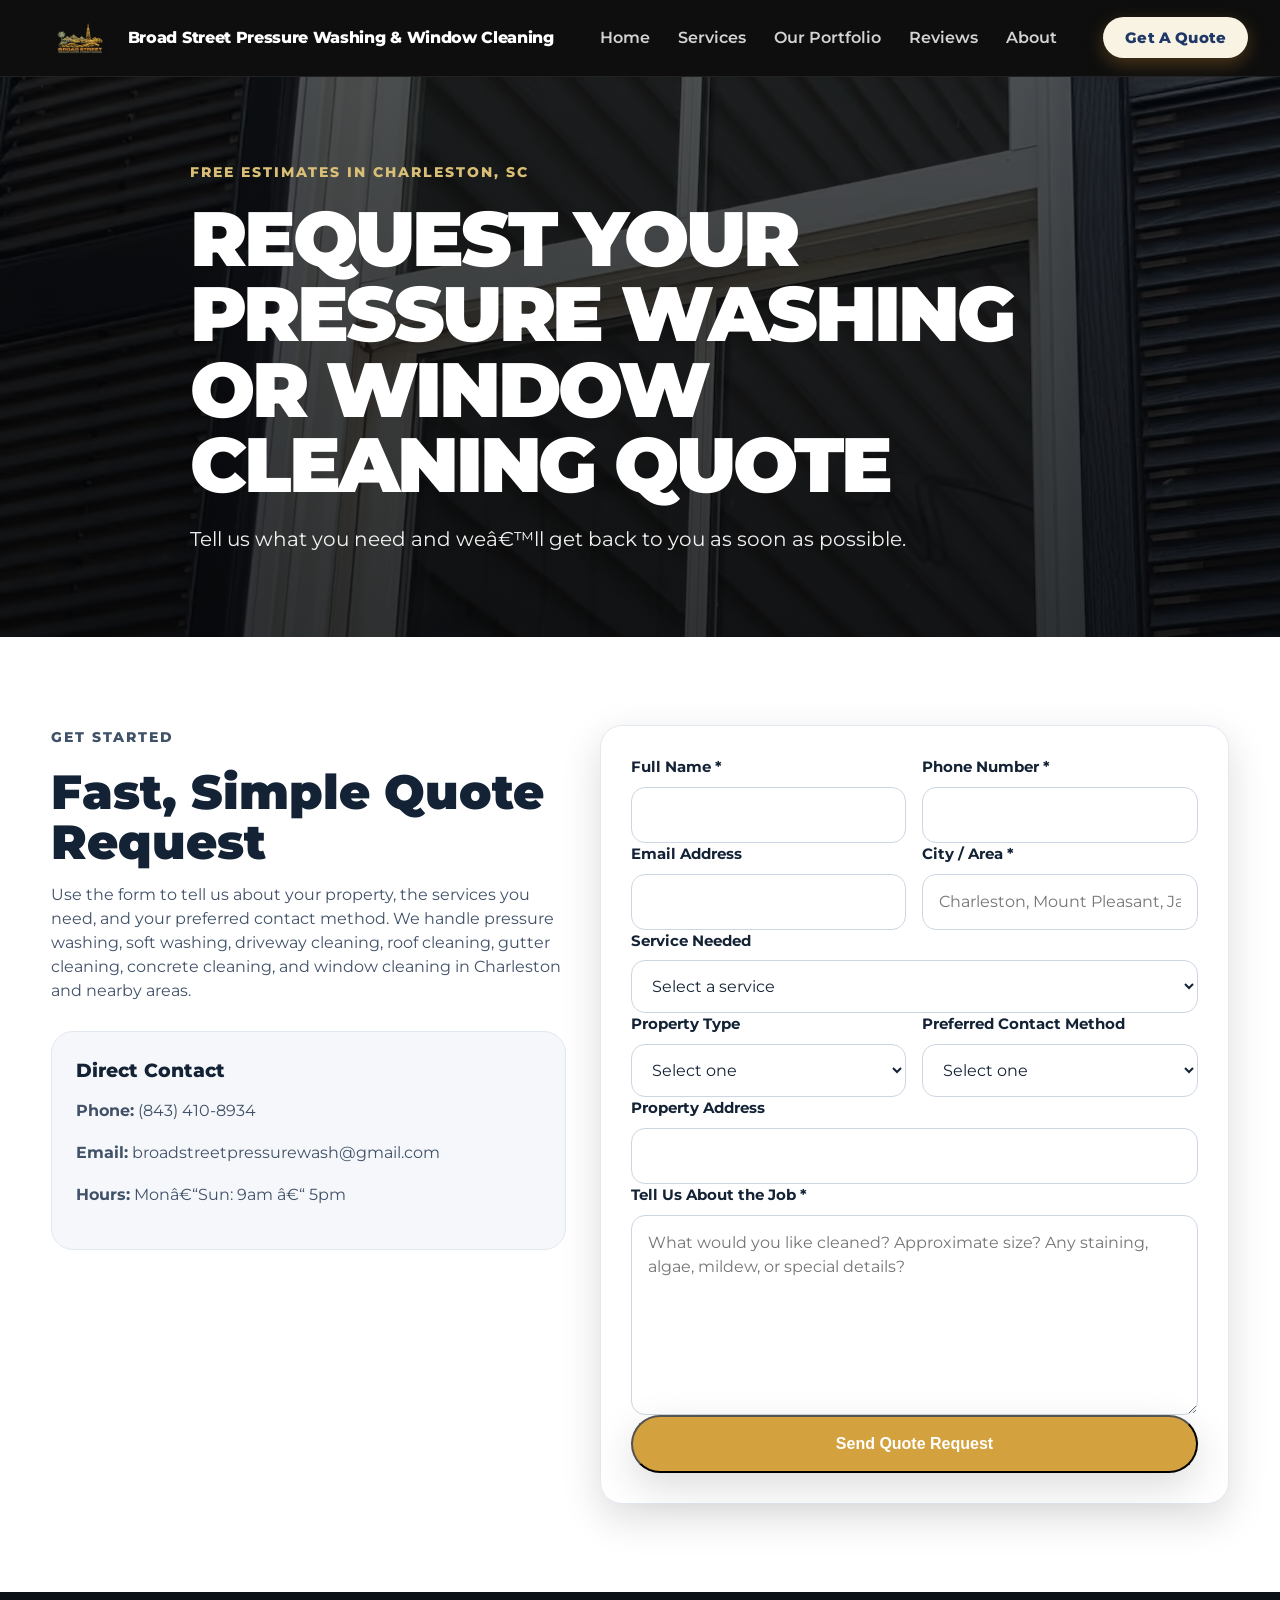
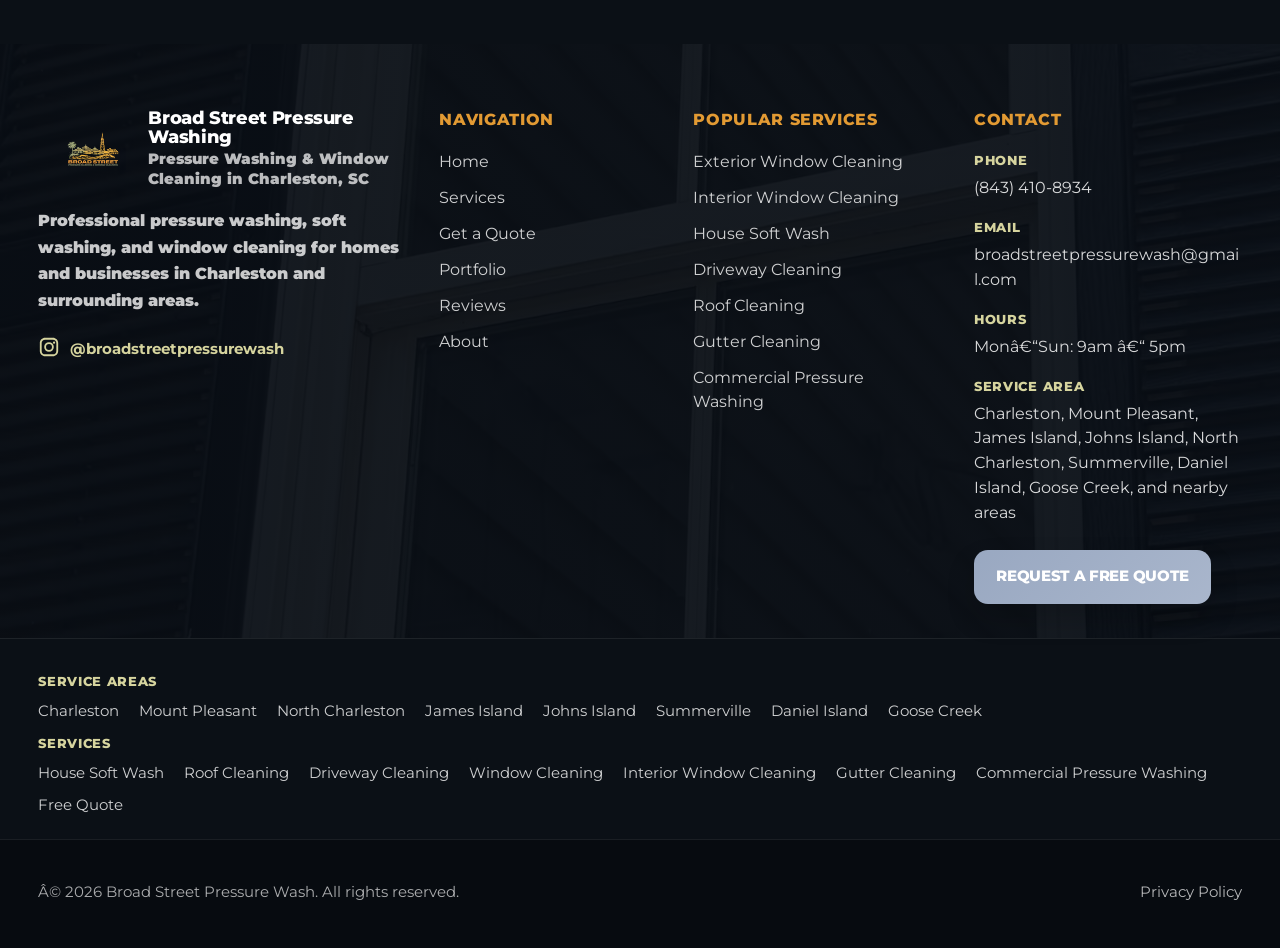
<file: quote.html>
<!DOCTYPE html>
<html lang="en">
<head>
  <!-- Google tag (gtag.js) -->
  <script async src="https://www.googletagmanager.com/gtag/js?id=G-K0SS6ZGL0C"></script>
  <script>
    window.dataLayer = window.dataLayer || [];
    function gtag(){dataLayer.push(arguments);}
    gtag('js', new Date());
    gtag('config', 'G-K0SS6ZGL0C');
  </script>
  <!-- Meta Pixel Code -->
  <script>
    !function(f,b,e,v,n,t,s)
    {if(f.fbq)return;n=f.fbq=function(){n.callMethod?
    n.callMethod.apply(n,arguments):n.queue.push(arguments)};
    if(!f._fbq)f._fbq=n;n.push=n;n.loaded=!0;n.version='2.0';
    n.queue=[];t=b.createElement(e);t.async=!0;
    t.src=v;s=b.getElementsByTagName(e)[0];
    s.parentNode.insertBefore(t,s)}(window, document,'script',
    'https://connect.facebook.net/en_US/fbevents.js');
    fbq('init', '1659572542515212');
    fbq('track', 'PageView');
  </script>
  <noscript><img height="1" width="1" style="display:none"
    src="https://www.facebook.com/tr?id=1659572542515212&ev=PageView&noscript=1"
  /></noscript>
  <!-- End Meta Pixel Code -->
  <meta charset="UTF-8" />
  <meta name="viewport" content="width=device-width, initial-scale=1.0" />
  <title>Free Pressure Washing Quote | Charleston, SC | Broad Street</title>
  <meta name="description" content="Request a free pressure washing or window cleaning quote in Charleston, SC. Tell us about your property and we will reply with clear pricing. (843) 410-8934." />
  <meta name="robots" content="index, follow, max-image-preview:large" />
  <link rel="canonical" href="https://broadstpressurewash.com/quote" />
  <meta property="og:type" content="website" />
  <meta property="og:site_name" content="Broad Street Pressure Wash" />
  <meta property="og:locale" content="en_US" />
  <meta property="og:title" content="Free Pressure Washing Quote | Charleston, SC | Broad Street" />
  <meta property="og:description" content="Request a free pressure washing or window cleaning quote in Charleston, SC. Tell us about your property and we will reply with clear pricing. (843) 410-8934." />
  <meta property="og:url" content="https://broadstpressurewash.com/quote" />
  <meta property="og:image" content="https://broadstpressurewash.com/images/optimized/house-soft-wash-charleston-sc-lowcountry-home-960.jpg" />
  <meta name="twitter:card" content="summary_large_image" />
  <meta name="twitter:title" content="Free Pressure Washing Quote | Charleston, SC | Broad Street" />
  <meta name="twitter:description" content="Request a free pressure washing or window cleaning quote in Charleston, SC. Tell us about your property and we will reply with clear pricing. (843) 410-8934." />
  <meta name="twitter:image" content="https://broadstpressurewash.com/images/optimized/house-soft-wash-charleston-sc-lowcountry-home-960.jpg" />
  <link rel="preload" as="image" type="image/avif" href="/images/optimized/window-cleaning-charleston-sc-after-hero-960.avif" media="(max-width: 768px)" fetchpriority="high" />
  <link rel="preload" as="image" type="image/avif" href="/images/optimized/window-cleaning-charleston-sc-after-hero-1600.avif" media="(min-width: 769px)" fetchpriority="high" />
  <link rel="icon" type="image/x-icon" href="/favicon.ico" />
  <link rel="icon" type="image/png" sizes="32x32" href="/favicon-32.png" />
  <link rel="icon" type="image/png" sizes="192x192" href="/favicon-192.png" />
  <meta name="author" content="Broad Street Pressure Wash" />
  <meta name="theme-color" content="#0f1318" />
  <link rel="preconnect" href="https://fonts.googleapis.com" />
  <link rel="preconnect" href="https://fonts.gstatic.com" crossorigin />
  <link rel="preload" as="style" href="https://fonts.googleapis.com/css2?family=Montserrat:wght@400;500;600;700;800;900&display=swap" />
  <link rel="stylesheet" href="https://fonts.googleapis.com/css2?family=Montserrat:wght@400;500;600;700;800;900&display=swap" media="print" onload="this.media='all'" />
  <noscript><link rel="stylesheet" href="https://fonts.googleapis.com/css2?family=Montserrat:wght@400;500;600;700;800;900&display=swap" /></noscript>

  <link rel="stylesheet" href="/styles/subpages.css?v=20261020" />
  <link rel="stylesheet" href="/styles/global-css.css?v=20261020" />
  <script type="application/ld+json">
{
 "@context": "https://schema.org",
 "@graph": [
  {
   "@type": "HomeAndConstructionBusiness",
   "@id": "https://broadstpressurewash.com/#business",
   "name": "Broad Street Pressure Wash",
   "alternateName": "Broad Street Pressure Washing & Window Cleaning",
   "url": "https://broadstpressurewash.com/",
   "telephone": "+1-843-410-8934",
   "email": "broadstreetpressurewash@gmail.com",
   "logo": "https://broadstpressurewash.com/images/logo/broadstpressurewash-logo.png",
   "image": [
    "https://broadstpressurewash.com/images/optimized/historic-home-exterior-cleaning-downtown-charleston-sc-960.jpg",
    "https://broadstpressurewash.com/images/optimized/house-soft-wash-charleston-sc-lowcountry-home-960.jpg",
    "https://broadstpressurewash.com/images/optimized/driveway-cleaning-charleston-sc-surface-cleaner-aggregate-960.jpg"
   ],
   "priceRange": "$",
   "address": {
    "@type": "PostalAddress",
    "addressLocality": "Charleston",
    "addressRegion": "SC",
    "addressCountry": "US"
   },
   "areaServed": [
    {
     "@type": "City",
     "name": "Charleston, SC"
    },
    {
     "@type": "City",
     "name": "Mount Pleasant, SC"
    },
    {
     "@type": "City",
     "name": "North Charleston, SC"
    },
    {
     "@type": "City",
     "name": "James Island, SC"
    },
    {
     "@type": "City",
     "name": "Johns Island, SC"
    },
    {
     "@type": "City",
     "name": "Summerville, SC"
    },
    {
     "@type": "City",
     "name": "Daniel Island, SC"
    },
    {
     "@type": "City",
     "name": "Goose Creek, SC"
    }
   ],
   "openingHoursSpecification": [
    {
     "@type": "OpeningHoursSpecification",
     "dayOfWeek": [
      "Monday",
      "Tuesday",
      "Wednesday",
      "Thursday",
      "Friday",
      "Saturday",
      "Sunday"
     ],
     "opens": "09:00",
     "closes": "17:00"
    }
   ],
   "sameAs": [
    "https://www.instagram.com/broadstreetpressurewash/",
    "https://www.google.com/maps?cid=407328406181369828"
   ],
   "hasOfferCatalog": {
    "@type": "OfferCatalog",
    "name": "Exterior cleaning services",
    "itemListElement": [
     {
      "@type": "Offer",
      "itemOffered": {
       "@type": "Service",
       "name": "House Washing (Soft Wash)",
       "url": "https://broadstpressurewash.com/service_areas/charleston/soft-washing-charleston"
      }
     },
     {
      "@type": "Offer",
      "itemOffered": {
       "@type": "Service",
       "name": "Roof Cleaning",
       "url": "https://broadstpressurewash.com/service_areas/charleston/roof-cleaning-charleston"
      }
     },
     {
      "@type": "Offer",
      "itemOffered": {
       "@type": "Service",
       "name": "Driveway Cleaning",
       "url": "https://broadstpressurewash.com/service_areas/charleston/driveway-cleaning-charleston"
      }
     },
     {
      "@type": "Offer",
      "itemOffered": {
       "@type": "Service",
       "name": "Exterior Window Cleaning",
       "url": "https://broadstpressurewash.com/service_areas/charleston/exterior-window-cleaning-charleston"
      }
     },
     {
      "@type": "Offer",
      "itemOffered": {
       "@type": "Service",
       "name": "Interior Window Cleaning",
       "url": "https://broadstpressurewash.com/service_areas/charleston/interior-window-cleaning-charleston"
      }
     },
     {
      "@type": "Offer",
      "itemOffered": {
       "@type": "Service",
       "name": "Gutter Cleaning",
       "url": "https://broadstpressurewash.com/service_areas/charleston/gutter-cleaning-charleston"
      }
     },
     {
      "@type": "Offer",
      "itemOffered": {
       "@type": "Service",
       "name": "Commercial Pressure Washing",
       "url": "https://broadstpressurewash.com/service_areas/charleston/commercial-pressure-washing-charleston"
      }
     }
    ]
   }
  },
  {
   "@type": "WebSite",
   "@id": "https://broadstpressurewash.com/#website",
   "url": "https://broadstpressurewash.com/",
   "name": "Broad Street Pressure Wash",
   "publisher": {
    "@id": "https://broadstpressurewash.com/#business"
   }
  },
  {
   "@type": "ContactPage",
   "@id": "https://broadstpressurewash.com/quote#webpage",
   "url": "https://broadstpressurewash.com/quote",
   "name": "Free Pressure Washing Quote | Charleston, SC | Broad Street",
   "description": "Request a free pressure washing or window cleaning quote in Charleston, SC. Tell us about your property and we will reply with clear pricing. (843) 410-8934.",
   "isPartOf": {
    "@id": "https://broadstpressurewash.com/#website"
   },
   "about": {
    "@id": "https://broadstpressurewash.com/#business"
   },
   "primaryImageOfPage": {
    "@type": "ImageObject",
    "url": "https://broadstpressurewash.com/images/optimized/house-soft-wash-charleston-sc-lowcountry-home-960.jpg"
   },
   "breadcrumb": {
    "@id": "https://broadstpressurewash.com/quote#breadcrumb"
   }
  },
  {
   "@type": "BreadcrumbList",
   "@id": "https://broadstpressurewash.com/quote#breadcrumb",
   "itemListElement": [
    {
     "@type": "ListItem",
     "position": 1,
     "name": "Home",
     "item": "https://broadstpressurewash.com/"
    },
    {
     "@type": "ListItem",
     "position": 2,
     "name": "Get a Quote",
     "item": "https://broadstpressurewash.com/quote"
    }
   ]
  }
 ]
}
  </script>
</head>
<body>
  <header class="site-header">
    <div class="container nav-wrap">
      <a href="/" class="brand" aria-label="Broad Street Pressure Wash Home">
        <picture class="bsp-pic"><source type="image/avif" srcset="/images/optimized/logo-broad-street-pressure-wash-charleston-sc-160.avif 160w, /images/optimized/logo-broad-street-pressure-wash-charleston-sc-320.avif 320w" sizes="(max-width: 640px) 60px, 90px" /><img src="/images/optimized/logo-broad-street-pressure-wash-charleston-sc-160.png" alt="Broad Street Pressure Wash Logo" class="brand-logo" width="160" height="107" decoding="async" /></picture>
        <span class="brand-name">Broad Street Pressure Washing &amp; Window Cleaning</span>
      </a>

      <button class="nav-toggle" aria-label="Toggle navigation menu" aria-expanded="false" aria-controls="main-nav" type="button">
        <span></span>
        <span></span>
        <span></span>
      </button>

      <nav class="main-nav" id="main-nav" aria-label="Main navigation">
        <ul>
          <li><a href="/">Home</a></li>
          <li><a href="/services">Services</a></li>
          <li><a href="/portfolio">Our Portfolio</a></li>
          <li><a href="/reviews">Reviews</a></li>
          <li><a href="/about">About</a></li>
          <li class="nav-cta"><a href="/quote" class="btn-nav-quote active">Get A Quote</a></li>
        </ul>
      </nav>
    </div>
    <div class="header-mobile-cta">
      <a href="tel:+18434108934" class="hmc-call" aria-label="Call Broad Street Pressure Wash at (843) 410-8934"><svg viewBox="0 0 24 24" width="16" height="16" fill="currentColor" aria-hidden="true"><path d="M6.6 10.8a15.1 15.1 0 0 0 6.6 6.6l2.2-2.2a1 1 0 0 1 1-.25 11.4 11.4 0 0 0 3.6.57 1 1 0 0 1 1 1V20a1 1 0 0 1-1 1A17 17 0 0 1 3 4a1 1 0 0 1 1-1h3.5a1 1 0 0 1 1 1c0 1.25.2 2.45.57 3.57a1 1 0 0 1-.25 1z"/></svg>Call (843) 410-8934</a>
      <a href="/quote" class="hmc-quote">Free Quote</a>
    </div>
  </header>

  <main>
    <section class="subhero subhero-quote">
      <div class="subhero-overlay"></div>
      <div class="container subhero-content">
        <p class="eyebrow reveal-up">Free Estimates in Charleston, SC</p>
        <h1 class="reveal-up">Request Your Pressure Washing or Window Cleaning Quote</h1>
        <p class="subhero-text reveal-up">
          Tell us what you need and we’ll get back to you as soon as possible.
        </p>
      </div>
    </section>

    <section class="section section-white">
      <div class="container quote-layout">
        <div class="quote-copy reveal-up">
          <p class="section-label">Get Started</p>
          <h2>Fast, Simple Quote Request</h2>
          <p>
            Use the form to tell us about your property, the services you need, and your preferred contact method.
            We handle pressure washing, soft washing, driveway cleaning, roof cleaning, gutter cleaning, concrete
            cleaning, and window cleaning in Charleston and nearby areas.
          </p>

          <div class="contact-box">
            <h3>Direct Contact</h3>
            <p><strong>Phone:</strong> <a href="tel:+18434108934">(843) 410-8934</a></p>
            <p><strong>Email:</strong> <a href="mailto:broadstreetpressurewash@gmail.com">broadstreetpressurewash@gmail.com</a></p>
            <p><strong>Hours:</strong> Mon–Sun: 9am – 5pm</p>
          </div>
        </div>

        <div class="quote-form-wrap reveal-up">
          <form
            id="contact-form"
            name="contact"
            method="POST"
            data-netlify="true"
            netlify-honeypot="bot-field"
            action="/thankyou.html"
            class="contact-form"
          >
            <input type="hidden" name="form-name" value="contact" />
            <p class="hidden-field">
              <label>Don’t fill this out if you're human: <input name="bot-field" /></label>
            </p>

            <div class="form-row">
              <div class="form-group">
                <label for="name">Full Name *</label>
                <input type="text" id="name" name="name" required />
              </div>

              <div class="form-group">
                <label for="phone">Phone Number *</label>
                <input type="tel" id="phone" name="phone" required />
              </div>
            </div>

            <div class="form-row">
              <div class="form-group">
                <label for="email">Email Address</label>
                <input type="email" id="email" name="email" />
              </div>

              <div class="form-group">
                <label for="city">City / Area *</label>
                <input type="text" id="city" name="city" placeholder="Charleston, Mount Pleasant, James Island..." required />
              </div>
            </div>

            <div class="form-group">
              <label for="service">Service Needed</label>
              <select id="service" name="service">
                <option value="">Select a service</option>
                <option>Residential Pressure Washing</option>
                <option>Commercial Pressure Washing</option>
                <option>House Soft Washing</option>
                <option>Roof Cleaning</option>
                <option>Driveway Cleaning</option>
                <option>Gutter Cleaning</option>
                <option>Window Cleaning</option>
                <option>Multiple Services</option>
              </select>
            </div>

            <div class="form-row">
              <div class="form-group">
                <label for="property-type">Property Type</label>
                <select id="property-type" name="property-type">
                  <option value="">Select one</option>
                  <option>Residential</option>
                  <option>Commercial</option>
                </select>
              </div>

              <div class="form-group">
                <label for="contact-method">Preferred Contact Method</label>
                <select id="contact-method" name="contact-method">
                  <option value="">Select one</option>
                  <option>Phone</option>
                  <option>Text</option>
                  <option>Email</option>
                </select>
              </div>
            </div>

            <div class="form-group">
              <label for="address">Property Address</label>
              <input type="text" id="address" name="address" />
            </div>

            <div class="form-group">
              <label for="message">Tell Us About the Job *</label>
              <textarea
                id="message"
                name="message"
                rows="7"
                placeholder="What would you like cleaned? Approximate size? Any staining, algae, mildew, or special details?"
                required
              ></textarea>
            </div>

            <button type="submit" class="btn btn-primary btn-full">Send Quote Request</button>
          </form>
        </div>
      </div>
    </section>
  </main>

  <footer class="site-footer">
  <div class="footer-main">
    <div class="footer-container">

      <div class="footer-column footer-brand">
        <a href="/" class="footer-brand-link" aria-label="Broad Street Pressure Wash Home">
          <picture class="bsp-pic"><source type="image/avif" srcset="/images/optimized/logo-broad-street-pressure-wash-charleston-sc-160.avif 160w, /images/optimized/logo-broad-street-pressure-wash-charleston-sc-320.avif 320w" sizes="(max-width: 640px) 60px, 90px" /><img src="/images/optimized/logo-broad-street-pressure-wash-charleston-sc-160.png" alt="Broad Street Pressure Wash Logo" class="footer-logo" width="160" height="107" decoding="async" /></picture>
          <div class="footer-brand-text">
            <span class="footer-brand-name">Broad Street Pressure Washing</span>
            <span class="footer-brand-sub">Pressure Washing &amp; Window Cleaning in Charleston, SC</span>
          </div>
        </a>

        <p class="footer-description">
          Professional pressure washing, soft washing, and window cleaning for homes
          and businesses in Charleston and surrounding areas.
        </p>

        <a
          href="https://www.instagram.com/broadstreetpressurewash/"
          target="_blank"
          rel="noopener noreferrer"
          class="footer-social"
          aria-label="Instagram"
        >
          <span class="footer-social-icon">
            <svg xmlns="http://www.w3.org/2000/svg" viewBox="0 0 24 24" width="22" height="22" fill="currentColor">
            <path d="M7.75 2C4.57 2 2 4.57 2 7.75v8.5C2 19.43 4.57 22 7.75 22h8.5C19.43 22 22 19.43 22 16.25v-8.5C22 4.57 19.43 2 16.25 2h-8.5zm0 2h8.5C18.55 4 20 5.45 20 7.75v8.5C20 18.55 18.55 20 16.25 20h-8.5C5.45 20 4 18.55 4 16.25v-8.5C4 5.45 5.45 4 7.75 4zm4.25 2.75A5.25 5.25 0 1 0 17.25 12 5.26 5.26 0 0 0 12 6.75zm0 2A3.25 3.25 0 1 1 8.75 12 3.26 3.26 0 0 1 12 8.75zm5.5-2.75a1.25 1.25 0 1 0 1.25 1.25A1.25 1.25 0 0 0 17.5 6z"/>
            </svg>
            </span>
            <span>@broadstreetpressurewash</span>
                    </a>
      </div>

      <div class="footer-column">
        <h3>Navigation</h3>
        <ul class="footer-links">
          <li><a href="/">Home</a></li>
          <li><a href="/services">Services</a></li>
          <li><a href="/quote">Get a Quote</a></li>
          <li><a href="/portfolio">Portfolio</a></li>
          <li><a href="/reviews">Reviews</a></li>
          <li><a href="/about">About</a></li>
        </ul>
      </div>

      <div class="footer-column">
        <h3>Popular Services</h3>
        <ul class="footer-links">
          <li><a href="/service_areas/charleston/exterior-window-cleaning-charleston">Exterior Window Cleaning</a></li>
          <li><a href="/service_areas/charleston/interior-window-cleaning-charleston">Interior Window Cleaning</a></li>
          <li><a href="/service_areas/charleston/soft-washing-charleston">House Soft Wash</a></li>
          <li><a href="/service_areas/charleston/driveway-cleaning-charleston">Driveway Cleaning</a></li>
          <li><a href="/service_areas/charleston/roof-cleaning-charleston">Roof Cleaning</a></li>
          <li><a href="/service_areas/charleston/gutter-cleaning-charleston">Gutter Cleaning</a></li>
              <li><a href="/service_areas/charleston/commercial-pressure-washing-charleston">Commercial Pressure Washing</a></li>
        </ul>
      </div>

      <div class="footer-column footer-contact">
        <h3>Contact</h3>

        <div class="footer-contact-item">
          <span class="footer-label">Phone</span>
          <a href="tel:+18434108934">(843) 410-8934</a>
        </div>

        <div class="footer-contact-item">
          <span class="footer-label">Email</span>
          <a href="mailto:broadstreetpressurewash@gmail.com">broadstreetpressurewash@gmail.com</a>
        </div>

        <div class="footer-contact-item">
          <span class="footer-label">Hours</span>
          <p>Mon–Sun: 9am – 5pm</p>
        </div>

        <div class="footer-contact-item">
          <span class="footer-label">Service Area</span>
          <p>Charleston, Mount Pleasant, James Island, Johns Island, North Charleston, Summerville, Daniel Island, Goose Creek, and nearby areas</p>
        </div>

        <a href="/quote" class="footer-cta">Request a Free Quote</a>
      </div>

    </div>
  </div>
      <div class="footer-areas">
        <div class="footer-container">
          <p class="footer-label">Service Areas</p>
          <ul><li><a href="/services">Charleston</a></li><li><a href="/service_areas/mount-pleasant/pressure-washing-mount-pleasant">Mount Pleasant</a></li><li><a href="/service_areas/north-charleston/pressure-washing-north-charleston">North Charleston</a></li><li><a href="/service_areas/james-island/pressure-washing-james-island">James Island</a></li><li><a href="/service_areas/johns-island/pressure-washing-johns-island">Johns Island</a></li><li><a href="/service_areas/summerville/pressure-washing-summerville">Summerville</a></li><li><a href="/service_areas/daniel-island/pressure-washing-daniel-island">Daniel Island</a></li><li><a href="/service_areas/goose-creek/pressure-washing-goose-creek">Goose Creek</a></li></ul>
          <p class="footer-label">Services</p>
          <ul><li><a href="/service_areas/charleston/soft-washing-charleston">House Soft Wash</a></li><li><a href="/service_areas/charleston/roof-cleaning-charleston">Roof Cleaning</a></li><li><a href="/service_areas/charleston/driveway-cleaning-charleston">Driveway Cleaning</a></li><li><a href="/service_areas/charleston/exterior-window-cleaning-charleston">Window Cleaning</a></li><li><a href="/service_areas/charleston/interior-window-cleaning-charleston">Interior Window Cleaning</a></li><li><a href="/service_areas/charleston/gutter-cleaning-charleston">Gutter Cleaning</a></li><li><a href="/service_areas/charleston/commercial-pressure-washing-charleston">Commercial Pressure Washing</a></li><li><a href="/quote">Free Quote</a></li></ul>
        </div>
      </div>


  <div class="footer-bottom">
    <div class="footer-container footer-bottom-inner">
      <p>© <span id="footer-year"></span> Broad Street Pressure Wash. All rights reserved.</p>
      <div class="footer-bottom-links">
        <a href="/privacy-policy">Privacy Policy</a>
      </div>
    </div>
  </div>
</footer>

  <script src="/scripts/subpages.js?v=20261020"></script>
</body>
</html>
</file>
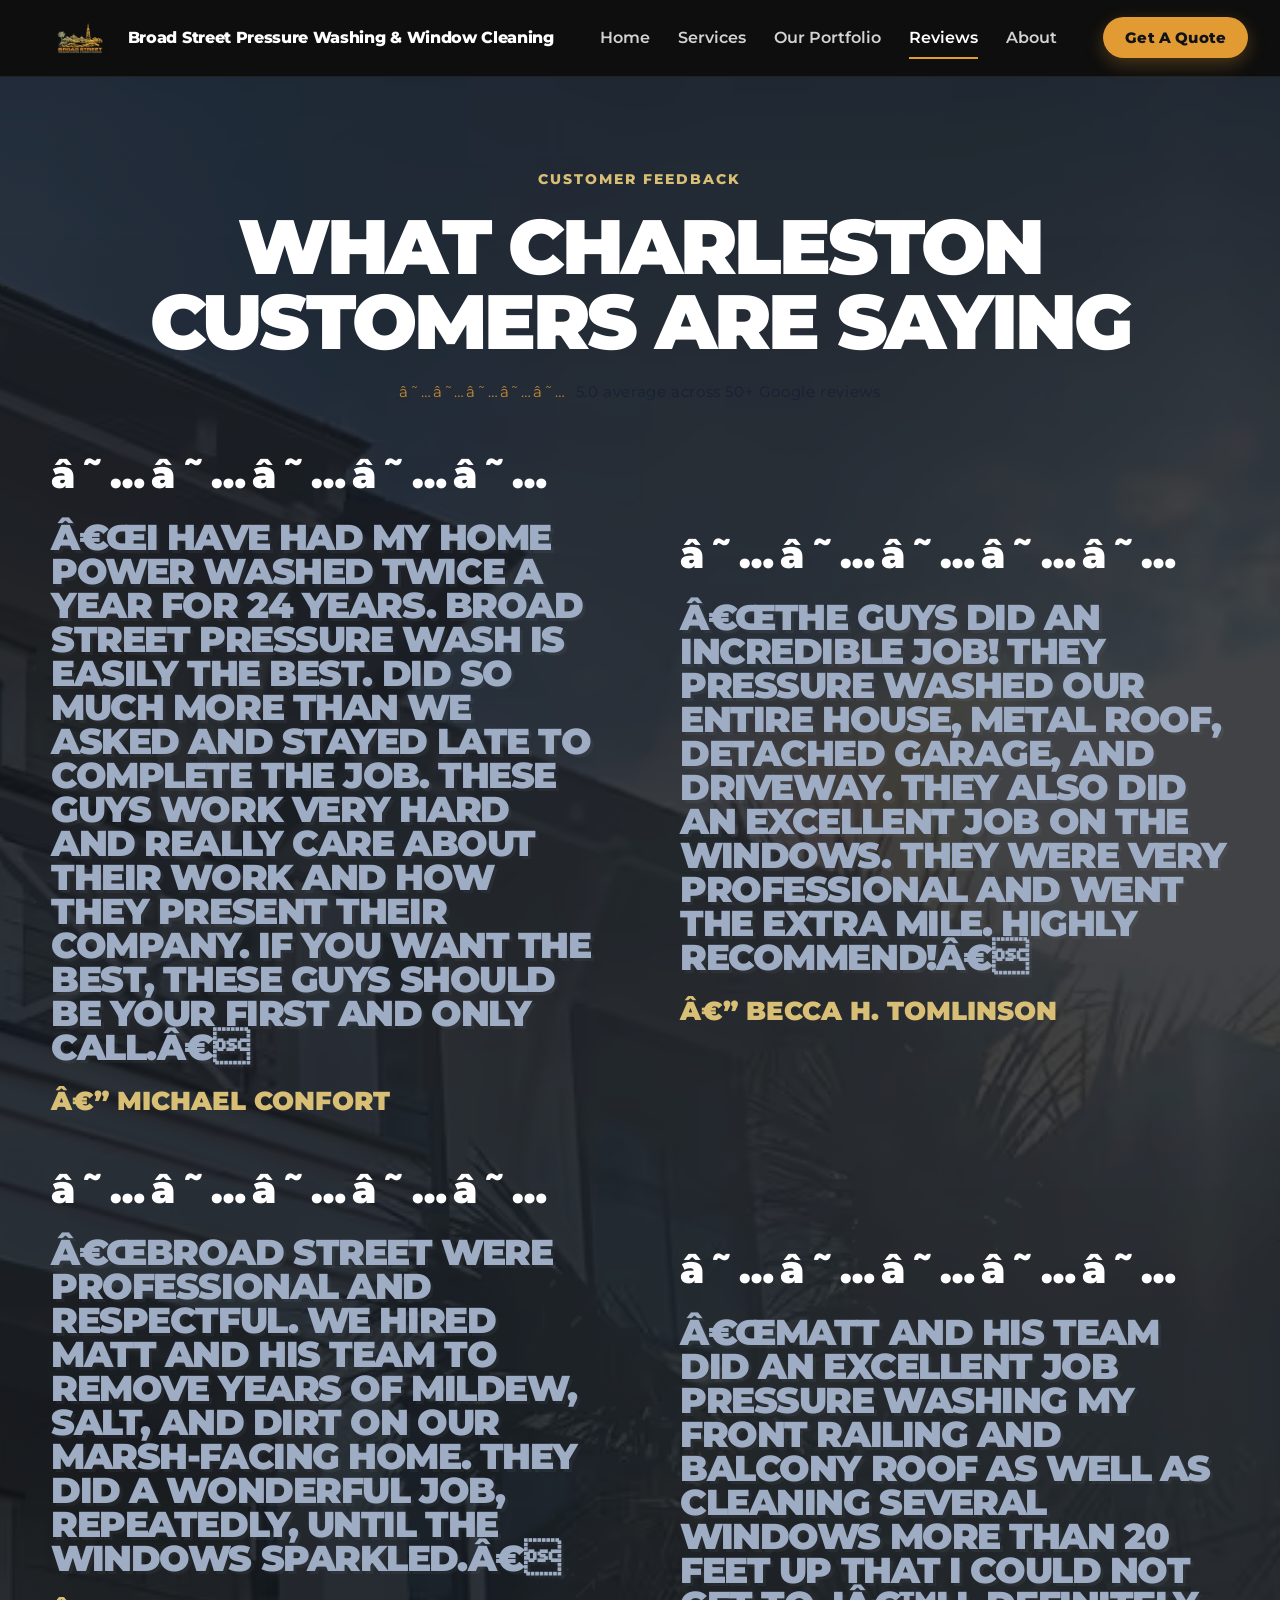
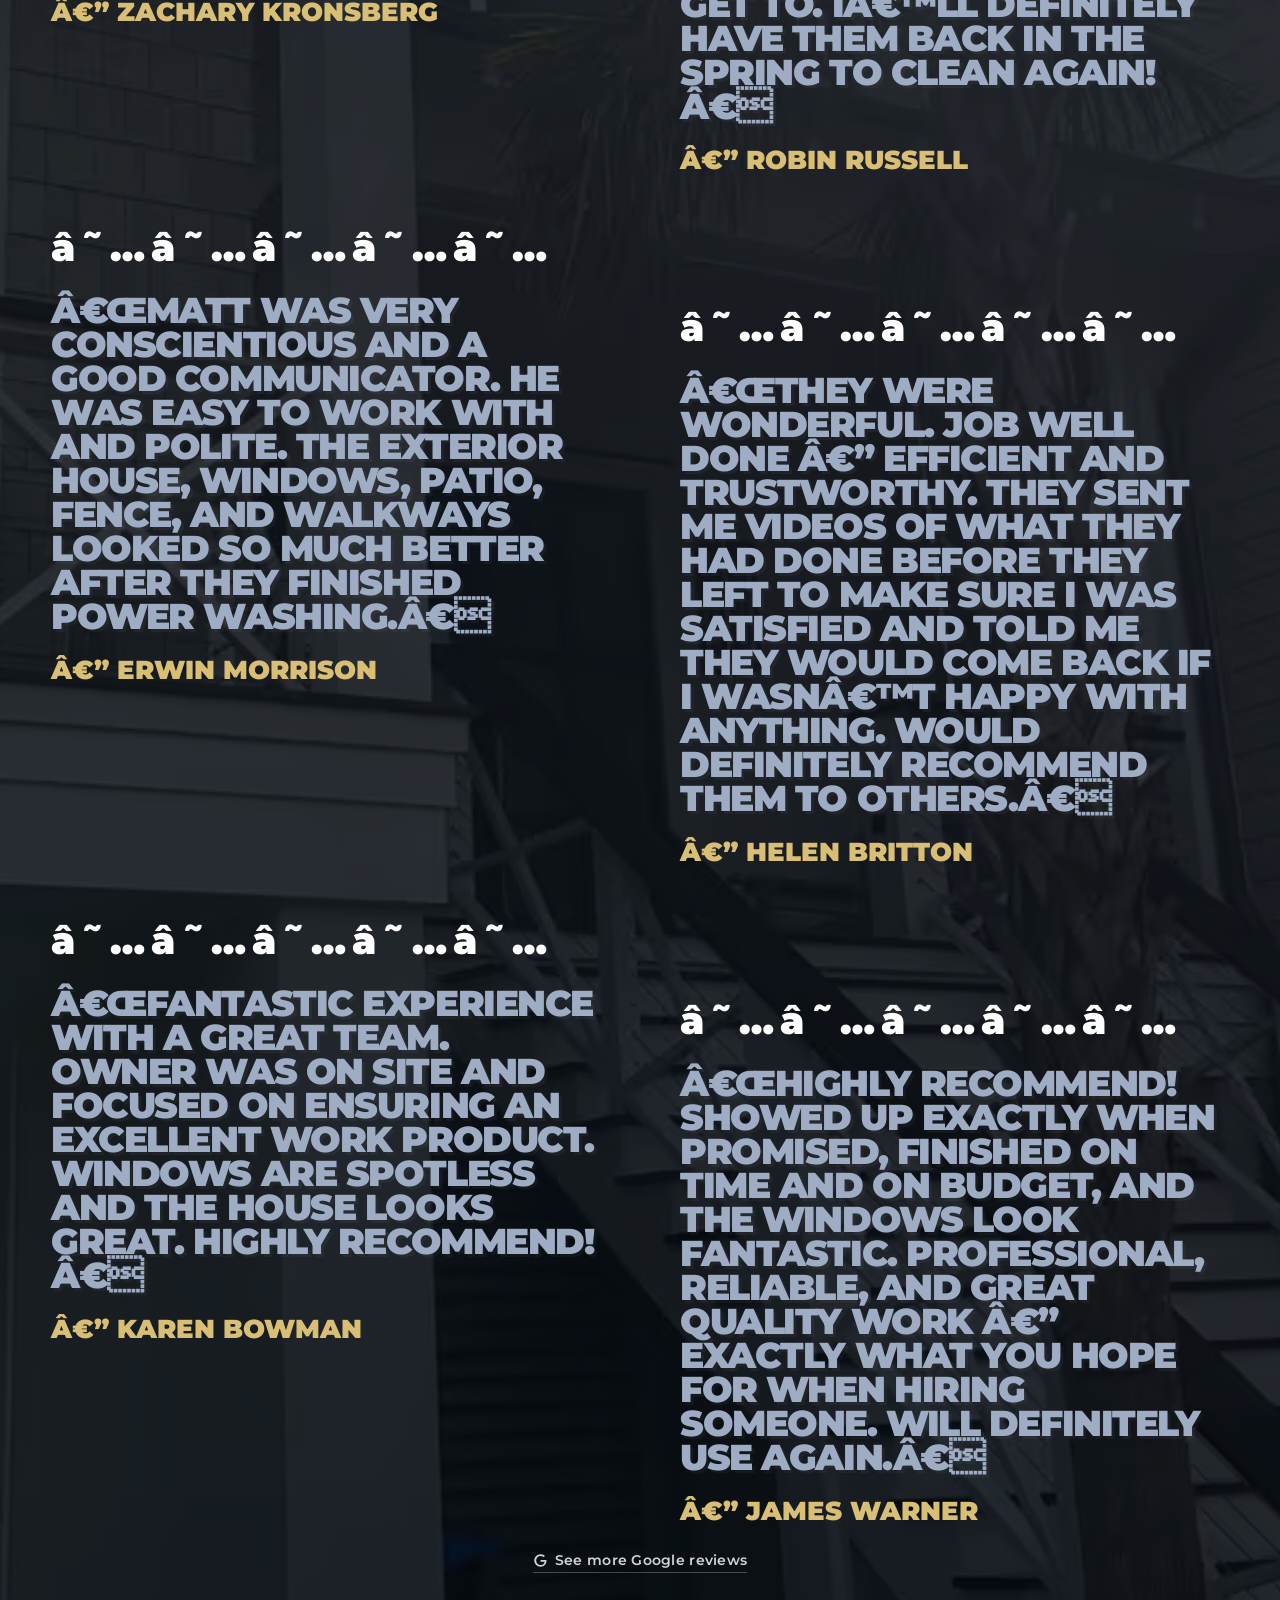
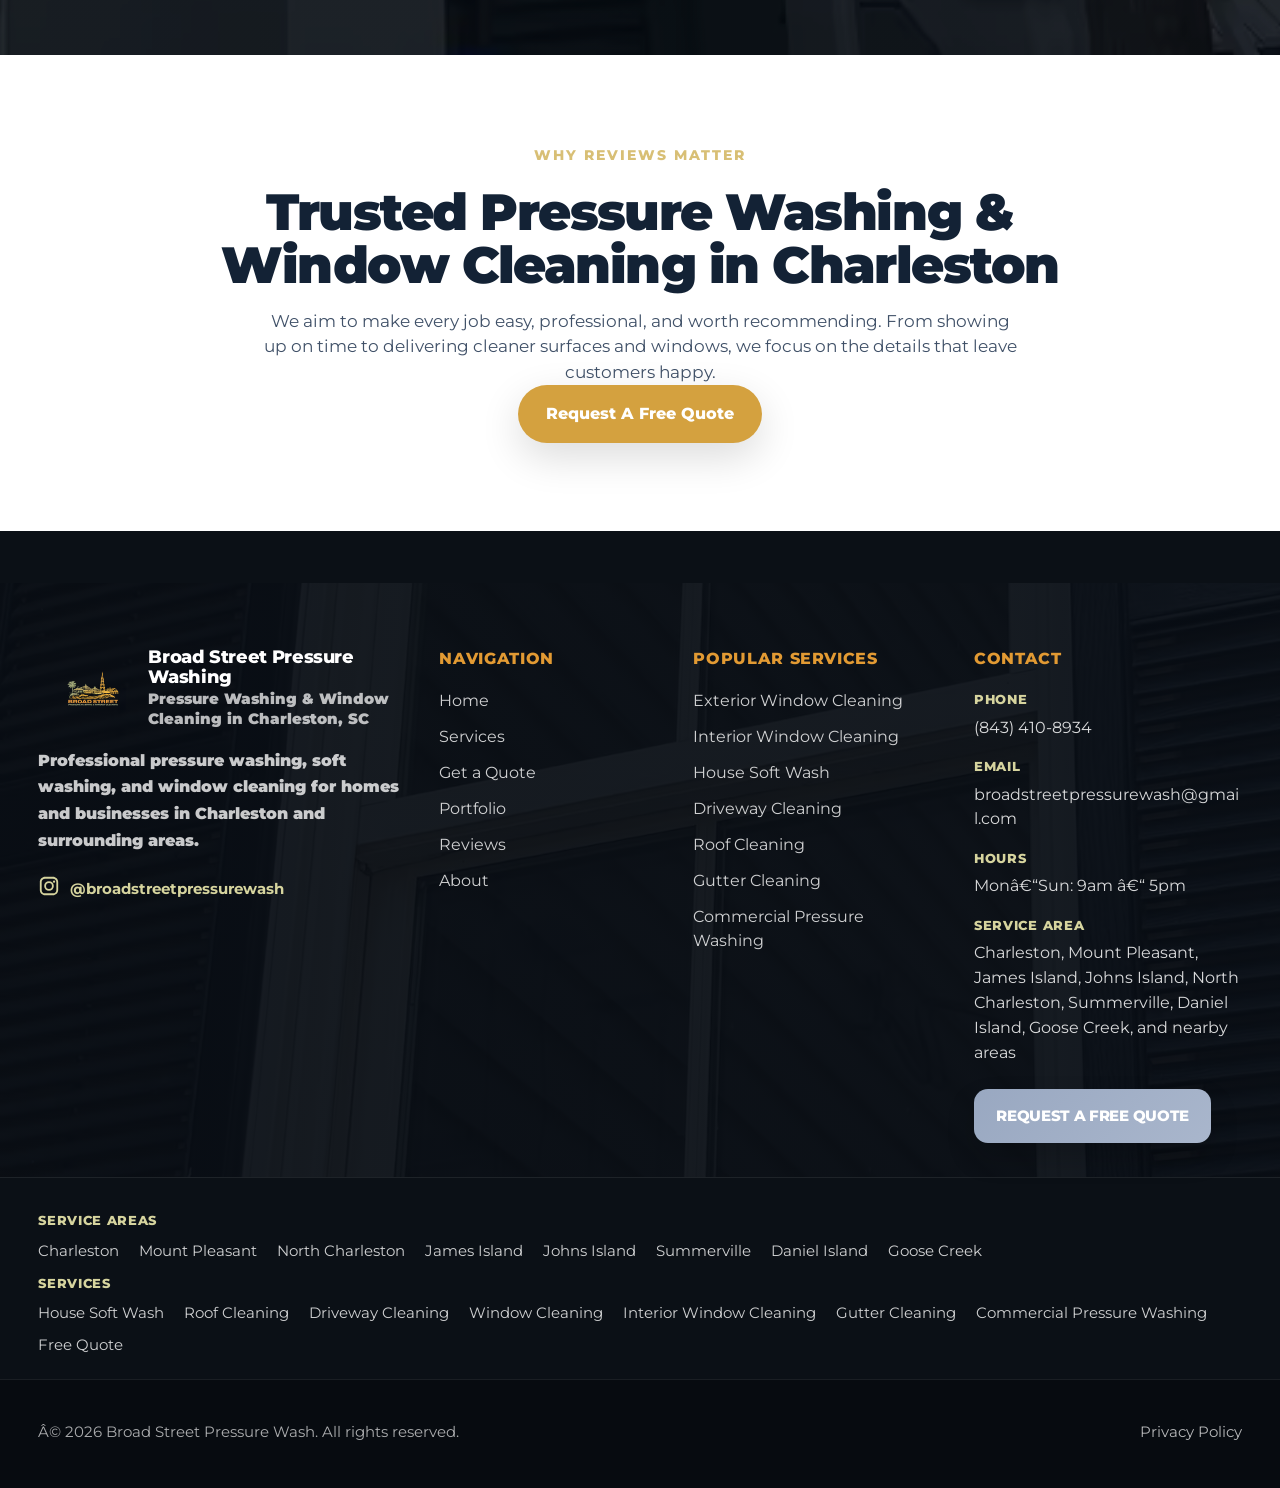
<file: reviews.html>
<!DOCTYPE html>
<html lang="en">
<head>
  <!-- Google tag (gtag.js) -->
  <script async src="https://www.googletagmanager.com/gtag/js?id=G-K0SS6ZGL0C"></script>
  <script>
    window.dataLayer = window.dataLayer || [];
    function gtag(){dataLayer.push(arguments);}
    gtag('js', new Date());
    gtag('config', 'G-K0SS6ZGL0C');
  </script>
  <!-- Meta Pixel Code -->
  <script>
    !function(f,b,e,v,n,t,s)
    {if(f.fbq)return;n=f.fbq=function(){n.callMethod?
    n.callMethod.apply(n,arguments):n.queue.push(arguments)};
    if(!f._fbq)f._fbq=n;n.push=n;n.loaded=!0;n.version='2.0';
    n.queue=[];t=b.createElement(e);t.async=!0;
    t.src=v;s=b.getElementsByTagName(e)[0];
    s.parentNode.insertBefore(t,s)}(window, document,'script',
    'https://connect.facebook.net/en_US/fbevents.js');
    fbq('init', '1659572542515212');
    fbq('track', 'PageView');
  </script>
  <noscript><img height="1" width="1" style="display:none"
    src="https://www.facebook.com/tr?id=1659572542515212&ev=PageView&noscript=1"
  /></noscript>
  <!-- End Meta Pixel Code -->
  <meta charset="UTF-8" />
  <meta name="viewport" content="width=device-width, initial-scale=1.0" />
  <title>Pressure Washing Reviews | Charleston, SC | Broad Street</title>
  <meta name="description" content="Read real Google reviews of Broad Street Pressure Wash, a pressure washing and window cleaning company serving Charleston, SC and nearby towns." />
  <meta name="robots" content="index, follow, max-image-preview:large" />
  <link rel="canonical" href="https://broadstpressurewash.com/reviews" />
  <meta property="og:type" content="website" />
  <meta property="og:site_name" content="Broad Street Pressure Wash" />
  <meta property="og:locale" content="en_US" />
  <meta property="og:title" content="Pressure Washing Reviews | Charleston, SC | Broad Street" />
  <meta property="og:description" content="Read real Google reviews of Broad Street Pressure Wash, a pressure washing and window cleaning company serving Charleston, SC and nearby towns." />
  <meta property="og:url" content="https://broadstpressurewash.com/reviews" />
  <meta property="og:image" content="https://broadstpressurewash.com/images/optimized/historic-home-exterior-cleaning-downtown-charleston-sc-960.jpg" />
  <meta name="twitter:card" content="summary_large_image" />
  <meta name="twitter:title" content="Pressure Washing Reviews | Charleston, SC | Broad Street" />
  <meta name="twitter:description" content="Read real Google reviews of Broad Street Pressure Wash, a pressure washing and window cleaning company serving Charleston, SC and nearby towns." />
  <meta name="twitter:image" content="https://broadstpressurewash.com/images/optimized/historic-home-exterior-cleaning-downtown-charleston-sc-960.jpg" />
  <link rel="preload" as="image" type="image/avif" href="/images/optimized/two-story-house-washing-charleston-sc-hero-960.avif" media="(max-width: 768px)" fetchpriority="high" />
  <link rel="preload" as="image" type="image/avif" href="/images/optimized/two-story-house-washing-charleston-sc-hero-1600.avif" media="(min-width: 769px)" fetchpriority="high" />
  <link rel="icon" type="image/x-icon" href="/favicon.ico" />
  <link rel="icon" type="image/png" sizes="32x32" href="/favicon-32.png" />
  <link rel="icon" type="image/png" sizes="192x192" href="/favicon-192.png" />
  <meta name="author" content="Broad Street Pressure Wash" />
  <meta name="theme-color" content="#0f1318" />
  <link rel="preconnect" href="https://fonts.googleapis.com" />
  <link rel="preconnect" href="https://fonts.gstatic.com" crossorigin />
  <link rel="preload" as="style" href="https://fonts.googleapis.com/css2?family=Montserrat:wght@400;500;600;700;800;900&display=swap" />
  <link rel="stylesheet" href="https://fonts.googleapis.com/css2?family=Montserrat:wght@400;500;600;700;800;900&display=swap" media="print" onload="this.media='all'" />
  <noscript><link rel="stylesheet" href="https://fonts.googleapis.com/css2?family=Montserrat:wght@400;500;600;700;800;900&display=swap" /></noscript>

  <style>
    .google-reviews-link {
      display: inline-flex;
      align-items: center;
      gap: 0.45rem;
      font-family: inherit;
      font-size: 0.85rem;
      font-weight: 600;
      color: #fff;
      opacity: 0.82;
      text-decoration: none;
      letter-spacing: 0.02em;
      border-bottom: 1px solid rgba(255,255,255,0.3);
      padding-bottom: 1px;
      transition: opacity 0.2s;
    }
    .google-reviews-link:hover { opacity: 1; }
  </style>
  <link rel="stylesheet" href="/styles/subpages.css?v=20261020" />
  <link rel="stylesheet" href="/styles/global-css.css?v=20261020" />
  <script type="application/ld+json">
{
 "@context": "https://schema.org",
 "@graph": [
  {
   "@type": "HomeAndConstructionBusiness",
   "@id": "https://broadstpressurewash.com/#business",
   "name": "Broad Street Pressure Wash",
   "alternateName": "Broad Street Pressure Washing & Window Cleaning",
   "url": "https://broadstpressurewash.com/",
   "telephone": "+1-843-410-8934",
   "email": "broadstreetpressurewash@gmail.com",
   "logo": "https://broadstpressurewash.com/images/logo/broadstpressurewash-logo.png",
   "image": [
    "https://broadstpressurewash.com/images/optimized/historic-home-exterior-cleaning-downtown-charleston-sc-960.jpg",
    "https://broadstpressurewash.com/images/optimized/house-soft-wash-charleston-sc-lowcountry-home-960.jpg",
    "https://broadstpressurewash.com/images/optimized/driveway-cleaning-charleston-sc-surface-cleaner-aggregate-960.jpg"
   ],
   "priceRange": "$",
   "address": {
    "@type": "PostalAddress",
    "addressLocality": "Charleston",
    "addressRegion": "SC",
    "addressCountry": "US"
   },
   "areaServed": [
    {
     "@type": "City",
     "name": "Charleston, SC"
    },
    {
     "@type": "City",
     "name": "Mount Pleasant, SC"
    },
    {
     "@type": "City",
     "name": "North Charleston, SC"
    },
    {
     "@type": "City",
     "name": "James Island, SC"
    },
    {
     "@type": "City",
     "name": "Johns Island, SC"
    },
    {
     "@type": "City",
     "name": "Summerville, SC"
    },
    {
     "@type": "City",
     "name": "Daniel Island, SC"
    },
    {
     "@type": "City",
     "name": "Goose Creek, SC"
    }
   ],
   "openingHoursSpecification": [
    {
     "@type": "OpeningHoursSpecification",
     "dayOfWeek": [
      "Monday",
      "Tuesday",
      "Wednesday",
      "Thursday",
      "Friday",
      "Saturday",
      "Sunday"
     ],
     "opens": "09:00",
     "closes": "17:00"
    }
   ],
   "sameAs": [
    "https://www.instagram.com/broadstreetpressurewash/",
    "https://www.google.com/maps?cid=407328406181369828"
   ],
   "hasOfferCatalog": {
    "@type": "OfferCatalog",
    "name": "Exterior cleaning services",
    "itemListElement": [
     {
      "@type": "Offer",
      "itemOffered": {
       "@type": "Service",
       "name": "House Washing (Soft Wash)",
       "url": "https://broadstpressurewash.com/service_areas/charleston/soft-washing-charleston"
      }
     },
     {
      "@type": "Offer",
      "itemOffered": {
       "@type": "Service",
       "name": "Roof Cleaning",
       "url": "https://broadstpressurewash.com/service_areas/charleston/roof-cleaning-charleston"
      }
     },
     {
      "@type": "Offer",
      "itemOffered": {
       "@type": "Service",
       "name": "Driveway Cleaning",
       "url": "https://broadstpressurewash.com/service_areas/charleston/driveway-cleaning-charleston"
      }
     },
     {
      "@type": "Offer",
      "itemOffered": {
       "@type": "Service",
       "name": "Exterior Window Cleaning",
       "url": "https://broadstpressurewash.com/service_areas/charleston/exterior-window-cleaning-charleston"
      }
     },
     {
      "@type": "Offer",
      "itemOffered": {
       "@type": "Service",
       "name": "Interior Window Cleaning",
       "url": "https://broadstpressurewash.com/service_areas/charleston/interior-window-cleaning-charleston"
      }
     },
     {
      "@type": "Offer",
      "itemOffered": {
       "@type": "Service",
       "name": "Gutter Cleaning",
       "url": "https://broadstpressurewash.com/service_areas/charleston/gutter-cleaning-charleston"
      }
     },
     {
      "@type": "Offer",
      "itemOffered": {
       "@type": "Service",
       "name": "Commercial Pressure Washing",
       "url": "https://broadstpressurewash.com/service_areas/charleston/commercial-pressure-washing-charleston"
      }
     }
    ]
   },
   "review": [
    {
     "@type": "Review",
     "author": {
      "@type": "Person",
      "name": "Michael Confort"
     },
     "reviewRating": {
      "@type": "Rating",
      "ratingValue": 5,
      "bestRating": 5
     },
     "reviewBody": "I have had my home power washed twice a year for 24 years. Broad Street Pressure Wash is easily the best. Did so much more than we asked and stayed late to complete the job. These guys work very hard and really care about their work and how they present their company. If you want the best, these guys should be your first and only call.",
     "publisher": {
      "@type": "Organization",
      "name": "Google"
     }
    },
    {
     "@type": "Review",
     "author": {
      "@type": "Person",
      "name": "Becca H. Tomlinson"
     },
     "reviewRating": {
      "@type": "Rating",
      "ratingValue": 5,
      "bestRating": 5
     },
     "reviewBody": "The guys did an incredible job! They pressure washed our entire house, metal roof, detached garage, and driveway. They also did an excellent job on the windows. They were very professional and went the extra mile. Highly recommend!",
     "publisher": {
      "@type": "Organization",
      "name": "Google"
     }
    },
    {
     "@type": "Review",
     "author": {
      "@type": "Person",
      "name": "Zachary Kronsberg"
     },
     "reviewRating": {
      "@type": "Rating",
      "ratingValue": 5,
      "bestRating": 5
     },
     "reviewBody": "Broad Street were professional and respectful. We hired Matt and his team to remove years of mildew, salt, and dirt on our marsh-facing home. They did a wonderful job, repeatedly, until the windows sparkled.",
     "publisher": {
      "@type": "Organization",
      "name": "Google"
     }
    },
    {
     "@type": "Review",
     "author": {
      "@type": "Person",
      "name": "Robin Russell"
     },
     "reviewRating": {
      "@type": "Rating",
      "ratingValue": 5,
      "bestRating": 5
     },
     "reviewBody": "Matt and his team did an excellent job pressure washing my front railing and balcony roof as well as cleaning several windows more than 20 feet up that I could not get to. I’ll definitely have them back in the Spring to clean again!",
     "publisher": {
      "@type": "Organization",
      "name": "Google"
     }
    },
    {
     "@type": "Review",
     "author": {
      "@type": "Person",
      "name": "Erwin Morrison"
     },
     "reviewRating": {
      "@type": "Rating",
      "ratingValue": 5,
      "bestRating": 5
     },
     "reviewBody": "Matt was very conscientious and a good communicator. He was easy to work with and polite. The exterior house, windows, patio, fence, and walkways looked so much better after they finished power washing.",
     "publisher": {
      "@type": "Organization",
      "name": "Google"
     }
    },
    {
     "@type": "Review",
     "author": {
      "@type": "Person",
      "name": "Helen Britton"
     },
     "reviewRating": {
      "@type": "Rating",
      "ratingValue": 5,
      "bestRating": 5
     },
     "reviewBody": "They were wonderful. Job well done — efficient and trustworthy. They sent me videos of what they had done before they left to make sure I was satisfied and told me they would come back if I wasn’t happy with anything. Would definitely recommend them to others.",
     "publisher": {
      "@type": "Organization",
      "name": "Google"
     }
    },
    {
     "@type": "Review",
     "author": {
      "@type": "Person",
      "name": "Karen Bowman"
     },
     "reviewRating": {
      "@type": "Rating",
      "ratingValue": 5,
      "bestRating": 5
     },
     "reviewBody": "Fantastic experience with a great team. Owner was on site and focused on ensuring an excellent work product. Windows are spotless and the house looks great. Highly recommend!",
     "publisher": {
      "@type": "Organization",
      "name": "Google"
     }
    },
    {
     "@type": "Review",
     "author": {
      "@type": "Person",
      "name": "James Warner"
     },
     "reviewRating": {
      "@type": "Rating",
      "ratingValue": 5,
      "bestRating": 5
     },
     "reviewBody": "Highly recommend! Showed up exactly when promised, finished on time and on budget, and the windows look fantastic. Professional, reliable, and great quality work — exactly what you hope for when hiring someone. Will definitely use again.",
     "publisher": {
      "@type": "Organization",
      "name": "Google"
     }
    }
   ]
  },
  {
   "@type": "WebSite",
   "@id": "https://broadstpressurewash.com/#website",
   "url": "https://broadstpressurewash.com/",
   "name": "Broad Street Pressure Wash",
   "publisher": {
    "@id": "https://broadstpressurewash.com/#business"
   }
  },
  {
   "@type": "WebPage",
   "@id": "https://broadstpressurewash.com/reviews#webpage",
   "url": "https://broadstpressurewash.com/reviews",
   "name": "Pressure Washing Reviews | Charleston, SC | Broad Street",
   "description": "Read real Google reviews of Broad Street Pressure Wash, a pressure washing and window cleaning company serving Charleston, SC and nearby towns.",
   "isPartOf": {
    "@id": "https://broadstpressurewash.com/#website"
   },
   "about": {
    "@id": "https://broadstpressurewash.com/#business"
   },
   "primaryImageOfPage": {
    "@type": "ImageObject",
    "url": "https://broadstpressurewash.com/images/optimized/historic-home-exterior-cleaning-downtown-charleston-sc-960.jpg"
   },
   "breadcrumb": {
    "@id": "https://broadstpressurewash.com/reviews#breadcrumb"
   }
  },
  {
   "@type": "BreadcrumbList",
   "@id": "https://broadstpressurewash.com/reviews#breadcrumb",
   "itemListElement": [
    {
     "@type": "ListItem",
     "position": 1,
     "name": "Home",
     "item": "https://broadstpressurewash.com/"
    },
    {
     "@type": "ListItem",
     "position": 2,
     "name": "Reviews",
     "item": "https://broadstpressurewash.com/reviews"
    }
   ]
  }
 ]
}
  </script>
</head>
<body>
  <header class="site-header">
    <div class="container nav-wrap">
      <a href="/" class="brand" aria-label="Broad Street Pressure Wash Home">
        <picture class="bsp-pic"><source type="image/avif" srcset="/images/optimized/logo-broad-street-pressure-wash-charleston-sc-160.avif 160w, /images/optimized/logo-broad-street-pressure-wash-charleston-sc-320.avif 320w" sizes="(max-width: 640px) 60px, 90px" /><img src="/images/optimized/logo-broad-street-pressure-wash-charleston-sc-160.png" alt="Broad Street Pressure Wash Logo" class="brand-logo" width="160" height="107" decoding="async" /></picture>
        <span class="brand-name">Broad Street Pressure Washing &amp; Window Cleaning</span>
      </a>

      <button class="nav-toggle" aria-label="Toggle navigation menu" aria-expanded="false" aria-controls="main-nav" type="button">
        <span></span>
        <span></span>
        <span></span>
      </button>

      <nav class="main-nav" id="main-nav" aria-label="Main navigation">
        <ul>
          <li><a href="/">Home</a></li>
          <li><a href="/services">Services</a></li>
          <li><a href="/portfolio">Our Portfolio</a></li>
          <li><a href="/reviews" class="active">Reviews</a></li>
          <li><a href="/about">About</a></li>
          <li class="nav-cta"><a href="/quote" class="btn-nav-quote">Get A Quote</a></li>
        </ul>
      </nav>
    </div>
    <div class="header-mobile-cta">
      <a href="tel:+18434108934" class="hmc-call" aria-label="Call Broad Street Pressure Wash at (843) 410-8934"><svg viewBox="0 0 24 24" width="16" height="16" fill="currentColor" aria-hidden="true"><path d="M6.6 10.8a15.1 15.1 0 0 0 6.6 6.6l2.2-2.2a1 1 0 0 1 1-.25 11.4 11.4 0 0 0 3.6.57 1 1 0 0 1 1 1V20a1 1 0 0 1-1 1A17 17 0 0 1 3 4a1 1 0 0 1 1-1h3.5a1 1 0 0 1 1 1c0 1.25.2 2.45.57 3.57a1 1 0 0 1-.25 1z"/></svg>Call (843) 410-8934</a>
      <a href="/quote" class="hmc-quote">Free Quote</a>
    </div>
  </header>

  <main>
    <section class="reviews-hero-style">
      <div class="reviews-overlay"></div>
      <div class="container reviews-heading">
        <p class="eyebrow reveal-up">Customer Feedback</p>
        <h1 class="reveal-up">What Charleston Customers Are Saying</h1>
        <p class="reveal-up" style="margin-top:14px;font-size:0.95rem;letter-spacing:0.04em;opacity:0.86;">
          <span style="color:#e29a33;letter-spacing:0.12em;">★★★★★</span>
          &nbsp;5.0 average across 50+ Google reviews
        </p>
      </div>

      <div class="container reviews-collage">
        <article class="review-quote reveal-up">
          <div class="stars">★★★★★</div>
          <p>“I have had my home power washed twice a year for 24 years. Broad Street Pressure Wash is easily the best. Did so much more than we asked and stayed late to complete the job. These guys work very hard and really care about their work and how they present their company. If you want the best, these guys should be your first and only call.”</p>
          <span>— Michael Confort</span>
        </article>

        <article class="review-quote reveal-up">
          <div class="stars">★★★★★</div>
          <p>“The guys did an incredible job! They pressure washed our entire house, metal roof, detached garage, and driveway. They also did an excellent job on the windows. They were very professional and went the extra mile. Highly recommend!”</p>
          <span>— Becca H. Tomlinson</span>
        </article>

        <article class="review-quote reveal-up">
          <div class="stars">★★★★★</div>
          <p>“Broad Street were professional and respectful. We hired Matt and his team to remove years of mildew, salt, and dirt on our marsh-facing home. They did a wonderful job, repeatedly, until the windows sparkled.”</p>
          <span>— Zachary Kronsberg</span>
        </article>

        <article class="review-quote reveal-up">
          <div class="stars">★★★★★</div>
          <p>“Matt and his team did an excellent job pressure washing my front railing and balcony roof as well as cleaning several windows more than 20 feet up that I could not get to. I’ll definitely have them back in the Spring to clean again!”</p>
          <span>— Robin Russell</span>
        </article>

        <article class="review-quote reveal-up">
          <div class="stars">★★★★★</div>
          <p>“Matt was very conscientious and a good communicator. He was easy to work with and polite. The exterior house, windows, patio, fence, and walkways looked so much better after they finished power washing.”</p>
          <span>— Erwin Morrison</span>
        </article>

        <article class="review-quote reveal-up">
          <div class="stars">★★★★★</div>
          <p>“They were wonderful. Job well done — efficient and trustworthy. They sent me videos of what they had done before they left to make sure I was satisfied and told me they would come back if I wasn’t happy with anything. Would definitely recommend them to others.”</p>
          <span>— Helen Britton</span>
        </article>

        <article class="review-quote reveal-up">
          <div class="stars">★★★★★</div>
          <p>“Fantastic experience with a great team. Owner was on site and focused on ensuring an excellent work product. Windows are spotless and the house looks great. Highly recommend!”</p>
          <span>— Karen Bowman</span>
        </article>

        <article class="review-quote reveal-up">
          <div class="stars">★★★★★</div>
          <p>“Highly recommend! Showed up exactly when promised, finished on time and on budget, and the windows look fantastic. Professional, reliable, and great quality work — exactly what you hope for when hiring someone. Will definitely use again.”</p>
          <span>— James Warner</span>
        </article>
      </div>

      <div class="container" style="text-align:center; padding-top: 1.25rem;">
        <a
          href="https://www.google.com/search?sca_esv=e3264d59eb4288d9&rlz=1C1RXQR_enUS1177US1177&biw=1920&bih=911&sxsrf=ANbL-n4yEhagIyHjE4OBd7T3qowh7eLD1Q%3A1774842258656&q=Broad%20Street%20Pressure%20Wash&stick=H4sIAAAAAAAAAONgU1I2qDAxMTQwTEmxTLM0NjUwSbMyqDBNNDdMMzBLSzFNSTFPNVnEKuVUlJ-YohBcUpSaWqIQUJRaXFxalKoQnlicAQBUFpm4RAAAAA&mat=CRXBQ0MgyHwz&ved=2ahUKEwiH7e_S2saTAxXAv4kEHcLCEUUQrMcEegQIKxAC#lrd=0x44101dd9f93504f:0x5a71f06fd5dd7e4,1,,,,"
          target="_blank"
          rel="noopener noreferrer"
          class="google-reviews-link"
        >
          <svg xmlns="http://www.w3.org/2000/svg" width="15" height="15" viewBox="0 0 24 24" fill="currentColor" style="flex-shrink:0; pointer-events:none;">
            <path d="M21.35 11.1h-9.17v2.73h6.51c-.33 3.81-3.5 5.44-6.5 5.44C8.36 19.27 5 16.25 5 12c0-4.1 3.2-7.27 7.2-7.27 3.09 0 4.9 1.97 4.9 1.97L19 4.72S16.56 2 12.1 2C6.42 2 2.03 6.8 2.03 12c0 5.05 4.13 10 10.22 10 5.35 0 9.25-3.67 9.25-9.09 0-1.15-.15-1.81-.15-1.81z"/>
          </svg>
          See more Google reviews
        </a>
      </div>
    </section>

    <section class="section section-white">
      <div class="container narrow center-text">
        <p class="section-label reveal-up">Why Reviews Matter</p>
        <h2 class="section-title reveal-up">Trusted Pressure Washing &amp; Window Cleaning in Charleston</h2>
        <p class="section-intro reveal-up">
          We aim to make every job easy, professional, and worth recommending. From showing up on time
          to delivering cleaner surfaces and windows, we focus on the details that leave customers happy.
        </p>
        <a href="/quote" class="btn btn-primary reveal-up">Request A Free Quote</a>
      </div>
    </section>
  </main>

  <footer class="site-footer">
  <div class="footer-main">
    <div class="footer-container">

      <div class="footer-column footer-brand">
        <a href="/" class="footer-brand-link" aria-label="Broad Street Pressure Wash Home">
          <picture class="bsp-pic"><source type="image/avif" srcset="/images/optimized/logo-broad-street-pressure-wash-charleston-sc-160.avif 160w, /images/optimized/logo-broad-street-pressure-wash-charleston-sc-320.avif 320w" sizes="(max-width: 640px) 60px, 90px" /><img src="/images/optimized/logo-broad-street-pressure-wash-charleston-sc-160.png" alt="Broad Street Pressure Wash Logo" class="footer-logo" width="160" height="107" decoding="async" /></picture>
          <div class="footer-brand-text">
            <span class="footer-brand-name">Broad Street Pressure Washing</span>
            <span class="footer-brand-sub">Pressure Washing &amp; Window Cleaning in Charleston, SC</span>
          </div>
        </a>

        <p class="footer-description">
          Professional pressure washing, soft washing, and window cleaning for homes
          and businesses in Charleston and surrounding areas.
        </p>

        <a
          href="https://www.instagram.com/broadstreetpressurewash/"
          target="_blank"
          rel="noopener noreferrer"
          class="footer-social"
          aria-label="Instagram"
        >
          <span class="footer-social-icon">
            <svg xmlns="http://www.w3.org/2000/svg" viewBox="0 0 24 24" width="22" height="22" fill="currentColor">
            <path d="M7.75 2C4.57 2 2 4.57 2 7.75v8.5C2 19.43 4.57 22 7.75 22h8.5C19.43 22 22 19.43 22 16.25v-8.5C22 4.57 19.43 2 16.25 2h-8.5zm0 2h8.5C18.55 4 20 5.45 20 7.75v8.5C20 18.55 18.55 20 16.25 20h-8.5C5.45 20 4 18.55 4 16.25v-8.5C4 5.45 5.45 4 7.75 4zm4.25 2.75A5.25 5.25 0 1 0 17.25 12 5.26 5.26 0 0 0 12 6.75zm0 2A3.25 3.25 0 1 1 8.75 12 3.26 3.26 0 0 1 12 8.75zm5.5-2.75a1.25 1.25 0 1 0 1.25 1.25A1.25 1.25 0 0 0 17.5 6z"/>
            </svg>
            </span>
            <span>@broadstreetpressurewash</span>
                    </a>
      </div>

      <div class="footer-column">
        <h3>Navigation</h3>
        <ul class="footer-links">
          <li><a href="/">Home</a></li>
          <li><a href="/services">Services</a></li>
          <li><a href="/quote">Get a Quote</a></li>
          <li><a href="/portfolio">Portfolio</a></li>
          <li><a href="/reviews">Reviews</a></li>
          <li><a href="/about">About</a></li>
        </ul>
      </div>

      <div class="footer-column">
        <h3>Popular Services</h3>
        <ul class="footer-links">
          <li><a href="/service_areas/charleston/exterior-window-cleaning-charleston">Exterior Window Cleaning</a></li>
          <li><a href="/service_areas/charleston/interior-window-cleaning-charleston">Interior Window Cleaning</a></li>
          <li><a href="/service_areas/charleston/soft-washing-charleston">House Soft Wash</a></li>
          <li><a href="/service_areas/charleston/driveway-cleaning-charleston">Driveway Cleaning</a></li>
          <li><a href="/service_areas/charleston/roof-cleaning-charleston">Roof Cleaning</a></li>
          <li><a href="/service_areas/charleston/gutter-cleaning-charleston">Gutter Cleaning</a></li>
              <li><a href="/service_areas/charleston/commercial-pressure-washing-charleston">Commercial Pressure Washing</a></li>
        </ul>
      </div>

      <div class="footer-column footer-contact">
        <h3>Contact</h3>

        <div class="footer-contact-item">
          <span class="footer-label">Phone</span>
          <a href="tel:+18434108934">(843) 410-8934</a>
        </div>

        <div class="footer-contact-item">
          <span class="footer-label">Email</span>
          <a href="mailto:broadstreetpressurewash@gmail.com">broadstreetpressurewash@gmail.com</a>
        </div>

        <div class="footer-contact-item">
          <span class="footer-label">Hours</span>
          <p>Mon–Sun: 9am – 5pm</p>
        </div>

        <div class="footer-contact-item">
          <span class="footer-label">Service Area</span>
          <p>Charleston, Mount Pleasant, James Island, Johns Island, North Charleston, Summerville, Daniel Island, Goose Creek, and nearby areas</p>
        </div>

        <a href="/quote" class="footer-cta">Request a Free Quote</a>
      </div>

    </div>
  </div>
      <div class="footer-areas">
        <div class="footer-container">
          <p class="footer-label">Service Areas</p>
          <ul><li><a href="/services">Charleston</a></li><li><a href="/service_areas/mount-pleasant/pressure-washing-mount-pleasant">Mount Pleasant</a></li><li><a href="/service_areas/north-charleston/pressure-washing-north-charleston">North Charleston</a></li><li><a href="/service_areas/james-island/pressure-washing-james-island">James Island</a></li><li><a href="/service_areas/johns-island/pressure-washing-johns-island">Johns Island</a></li><li><a href="/service_areas/summerville/pressure-washing-summerville">Summerville</a></li><li><a href="/service_areas/daniel-island/pressure-washing-daniel-island">Daniel Island</a></li><li><a href="/service_areas/goose-creek/pressure-washing-goose-creek">Goose Creek</a></li></ul>
          <p class="footer-label">Services</p>
          <ul><li><a href="/service_areas/charleston/soft-washing-charleston">House Soft Wash</a></li><li><a href="/service_areas/charleston/roof-cleaning-charleston">Roof Cleaning</a></li><li><a href="/service_areas/charleston/driveway-cleaning-charleston">Driveway Cleaning</a></li><li><a href="/service_areas/charleston/exterior-window-cleaning-charleston">Window Cleaning</a></li><li><a href="/service_areas/charleston/interior-window-cleaning-charleston">Interior Window Cleaning</a></li><li><a href="/service_areas/charleston/gutter-cleaning-charleston">Gutter Cleaning</a></li><li><a href="/service_areas/charleston/commercial-pressure-washing-charleston">Commercial Pressure Washing</a></li><li><a href="/quote">Free Quote</a></li></ul>
        </div>
      </div>


  <div class="footer-bottom">
    <div class="footer-container footer-bottom-inner">
      <p>© <span id="footer-year"></span> Broad Street Pressure Wash. All rights reserved.</p>
      <div class="footer-bottom-links">
        <a href="/privacy-policy">Privacy Policy</a>
      </div>
    </div>
  </div>
</footer>

  <script src="/scripts/subpages.js?v=20261020"></script>
</body>
</html>
</file>
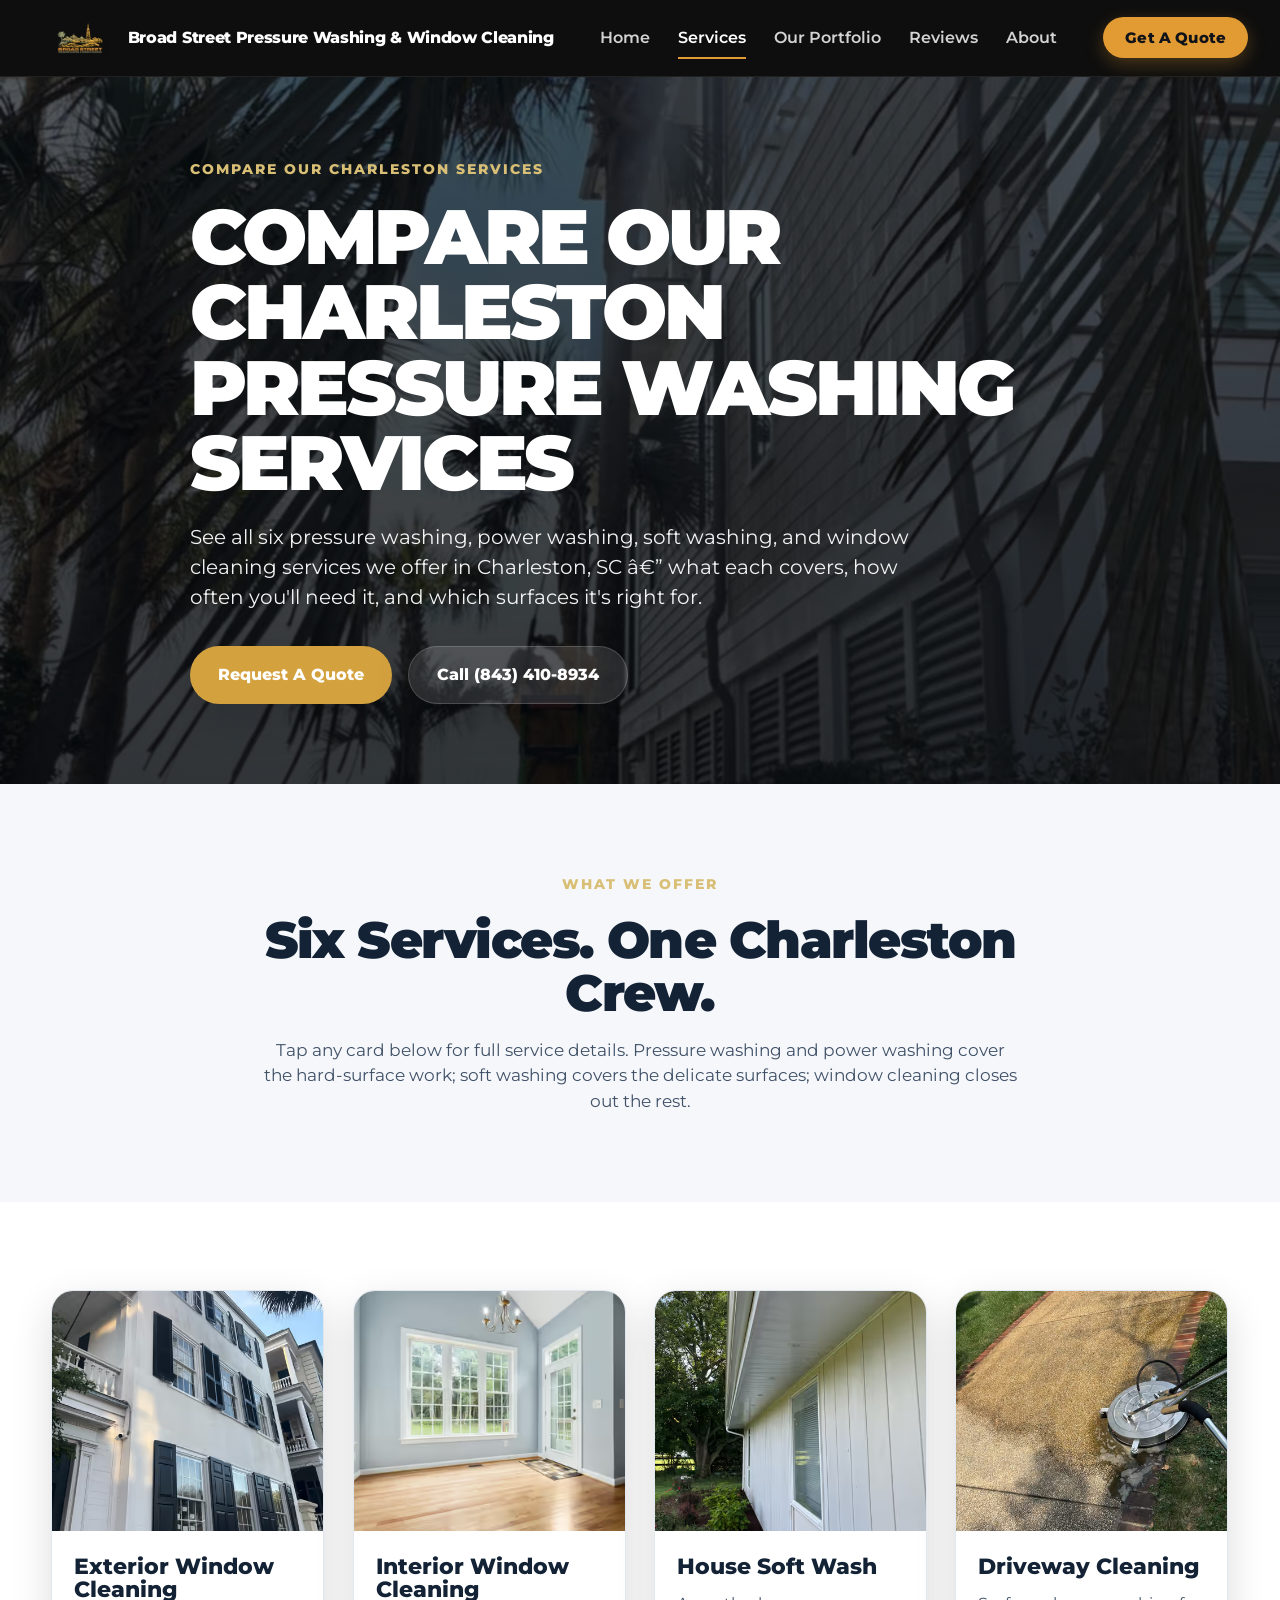
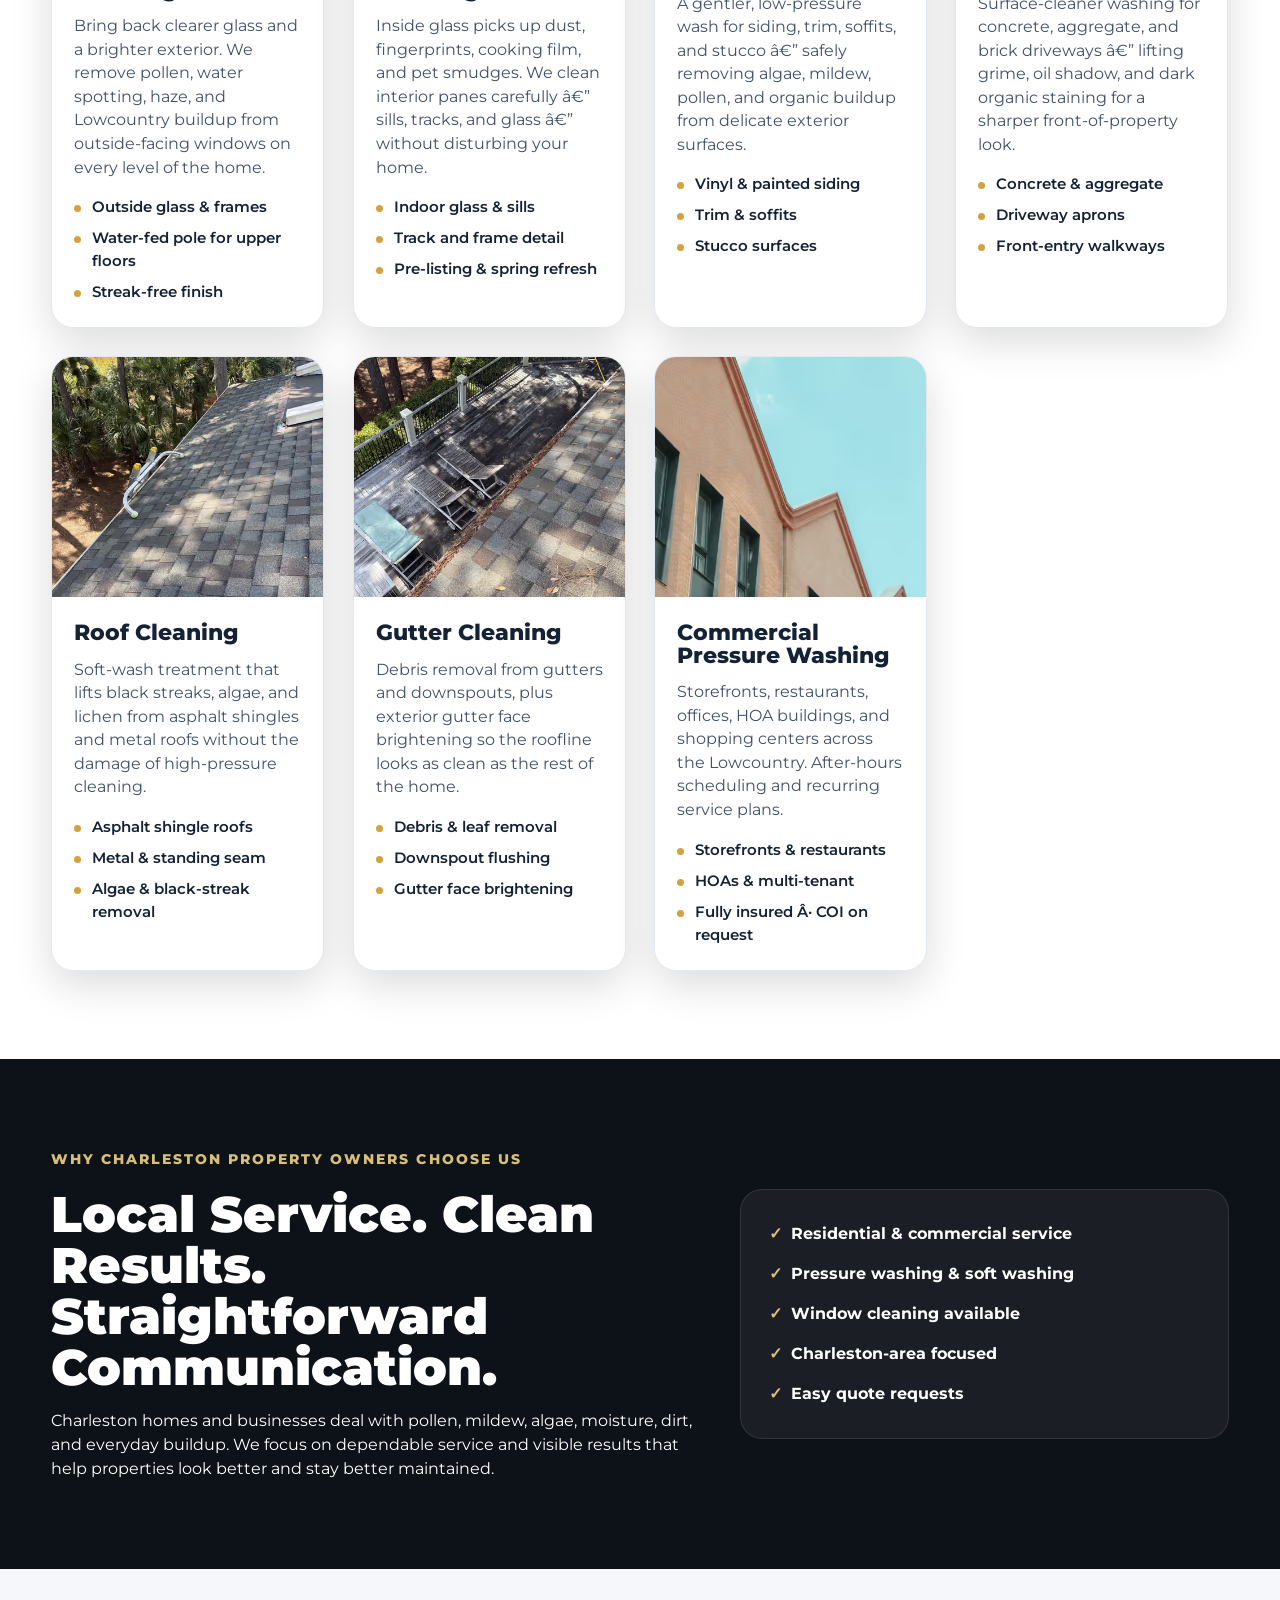
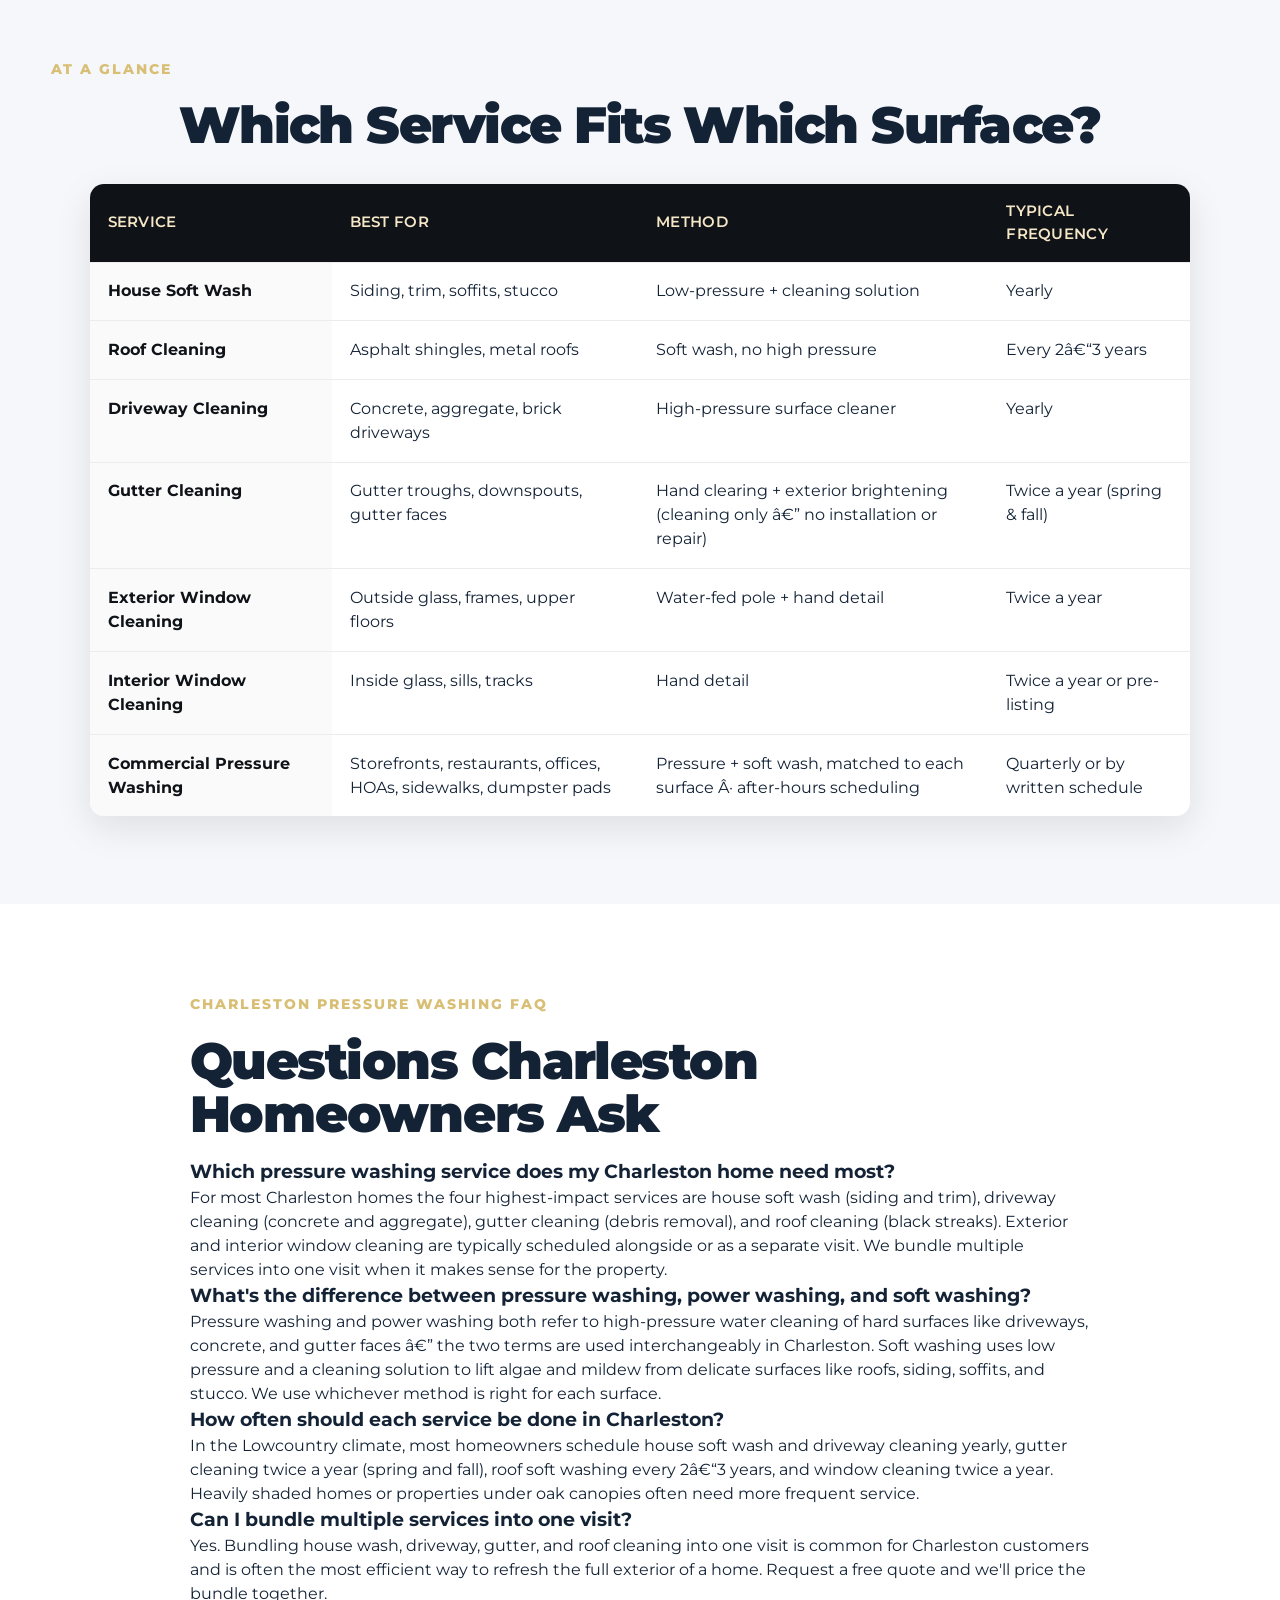
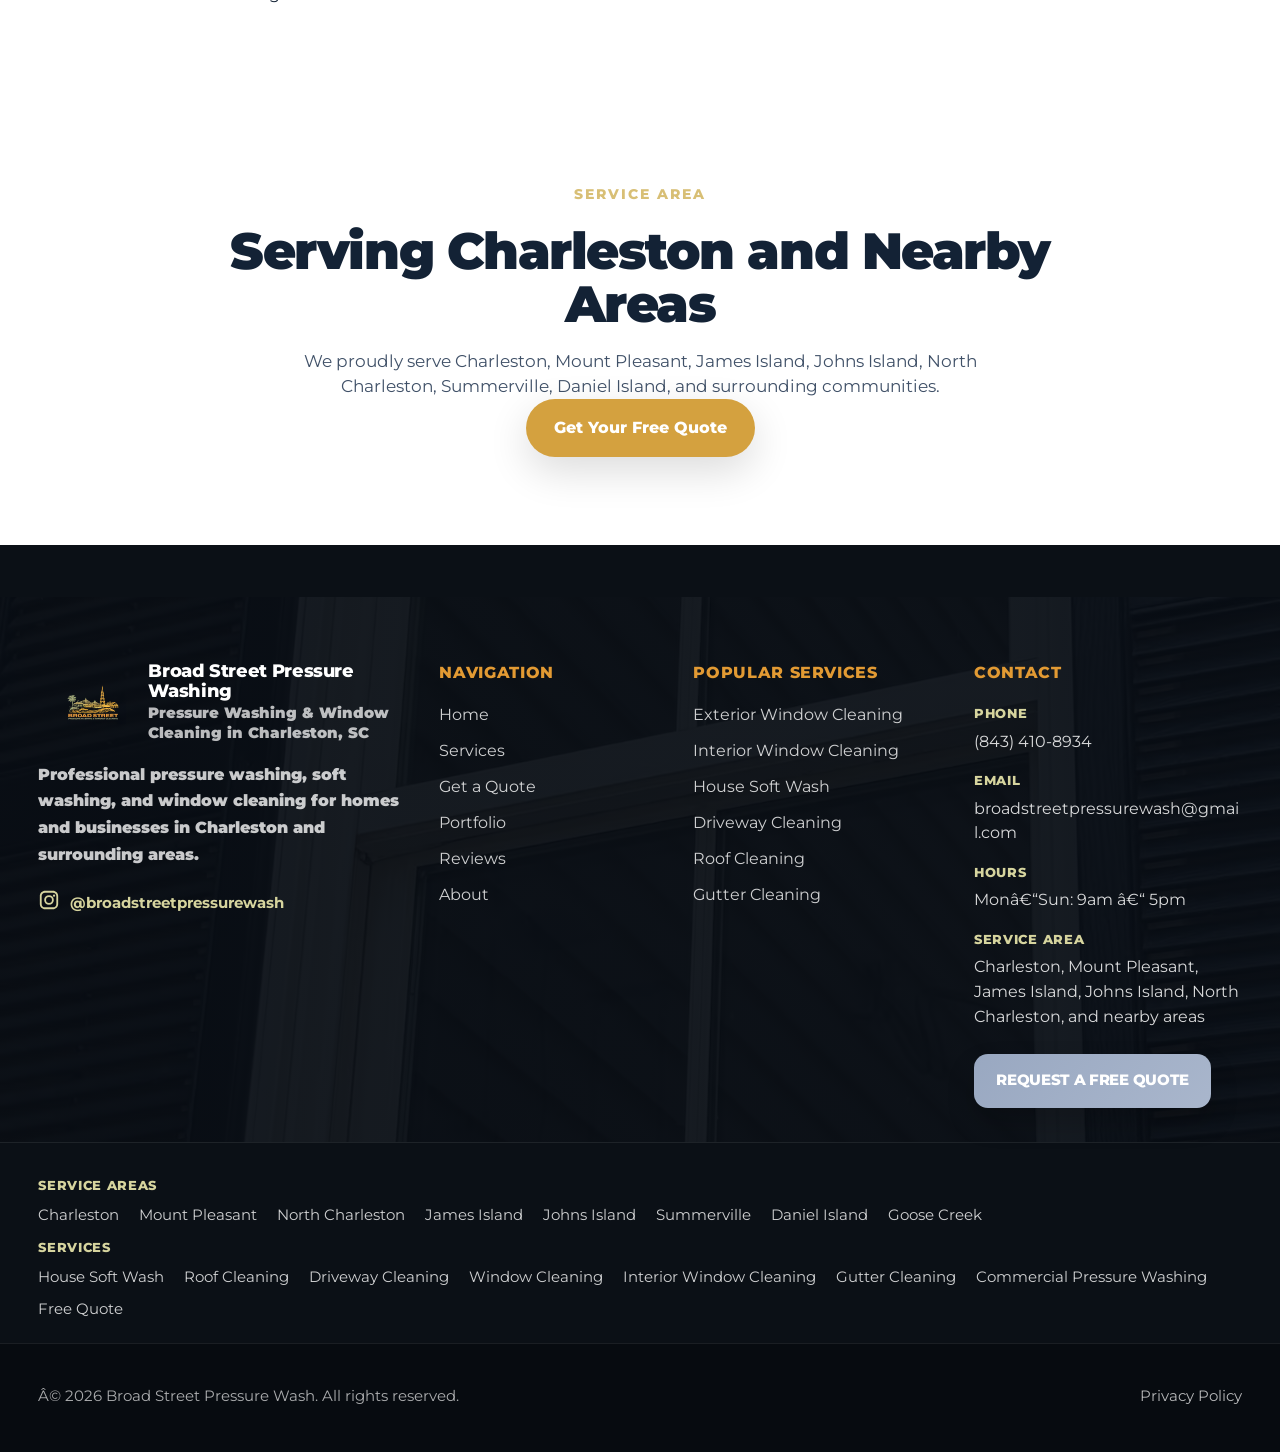
<file: services.html>
<!DOCTYPE html>
<html lang="en">
<head>
  <!-- Google tag (gtag.js) -->
  <script async src="https://www.googletagmanager.com/gtag/js?id=G-K0SS6ZGL0C"></script>
  <script>
    window.dataLayer = window.dataLayer || [];
    function gtag(){dataLayer.push(arguments);}
    gtag('js', new Date());
    gtag('config', 'G-K0SS6ZGL0C');
  </script>
  <!-- Meta Pixel Code -->
  <script>
    !function(f,b,e,v,n,t,s)
    {if(f.fbq)return;n=f.fbq=function(){n.callMethod?
    n.callMethod.apply(n,arguments):n.queue.push(arguments)};
    if(!f._fbq)f._fbq=n;n.push=n;n.loaded=!0;n.version='2.0';
    n.queue=[];t=b.createElement(e);t.async=!0;
    t.src=v;s=b.getElementsByTagName(e)[0];
    s.parentNode.insertBefore(t,s)}(window, document,'script',
    'https://connect.facebook.net/en_US/fbevents.js');
    fbq('init', '1659572542515212');
    fbq('track', 'PageView');
  </script>
  <noscript><img height="1" width="1" style="display:none"
    src="https://www.facebook.com/tr?id=1659572542515212&ev=PageView&noscript=1"
  /></noscript>
  <!-- End Meta Pixel Code -->
  <meta charset="UTF-8" />
  <meta name="viewport" content="width=device-width, initial-scale=1.0" />
  <title>Pressure Washing Services in Charleston, SC | Broad Street</title>
  <meta name="description" content="Compare pressure washing services in Charleston, SC: house washing, roof, driveway, gutter, window and commercial cleaning, and how often you need each." />
  <meta name="robots" content="index, follow, max-image-preview:large" />
  <link rel="canonical" href="https://broadstpressurewash.com/services" />
  <meta property="og:type" content="website" />
  <meta property="og:site_name" content="Broad Street Pressure Wash" />
  <meta property="og:locale" content="en_US" />
  <meta property="og:title" content="Pressure Washing Services in Charleston, SC | Broad Street" />
  <meta property="og:description" content="Compare pressure washing services in Charleston, SC: house washing, roof, driveway, gutter, window and commercial cleaning, and how often you need each." />
  <meta property="og:url" content="https://broadstpressurewash.com/services" />
  <meta property="og:image" content="https://broadstpressurewash.com/images/optimized/house-washing-charleston-sc-white-board-and-batten-960.jpg" />
  <meta name="twitter:card" content="summary_large_image" />
  <meta name="twitter:title" content="Pressure Washing Services in Charleston, SC | Broad Street" />
  <meta name="twitter:description" content="Compare pressure washing services in Charleston, SC: house washing, roof, driveway, gutter, window and commercial cleaning, and how often you need each." />
  <meta name="twitter:image" content="https://broadstpressurewash.com/images/optimized/house-washing-charleston-sc-white-board-and-batten-960.jpg" />
  <link rel="preload" as="image" type="image/avif" href="/images/optimized/house-soft-wash-charleston-sc-lowcountry-home-hero-960.avif" media="(max-width: 768px)" fetchpriority="high" />
  <link rel="preload" as="image" type="image/avif" href="/images/optimized/house-soft-wash-charleston-sc-lowcountry-home-hero-1600.avif" media="(min-width: 769px)" fetchpriority="high" />
  <link rel="icon" type="image/x-icon" href="/favicon.ico" />
  <link rel="icon" type="image/png" sizes="32x32" href="/favicon-32.png" />
  <link rel="icon" type="image/png" sizes="192x192" href="/favicon-192.png" />
  <meta name="author" content="Broad Street Pressure Wash" />
  <meta name="theme-color" content="#0f1318" />
  <link rel="preconnect" href="https://fonts.googleapis.com" />
  <link rel="preconnect" href="https://fonts.gstatic.com" crossorigin />
  <link rel="preload" as="style" href="https://fonts.googleapis.com/css2?family=Montserrat:wght@400;500;600;700;800;900&display=swap" />
  <link rel="stylesheet" href="https://fonts.googleapis.com/css2?family=Montserrat:wght@400;500;600;700;800;900&display=swap" media="print" onload="this.media='all'" />
  <noscript><link rel="stylesheet" href="https://fonts.googleapis.com/css2?family=Montserrat:wght@400;500;600;700;800;900&display=swap" /></noscript>

  <link rel="stylesheet" href="/styles/subpages.css?v=20261020" />
  <link rel="stylesheet" href="/styles/global-css.css?v=20261020" />

  <style>
    .service-card {
      transition: transform 0.28s ease, box-shadow 0.28s ease;
      cursor: pointer;
      overflow: hidden;
    }

    .service-card:hover,
    .service-card:focus-within {
      transform: translateY(-10px);
      box-shadow: 0 22px 48px rgba(0, 0, 0, 0.18);
    }

    .service-card-link {
      display: flex;
      flex-direction: column;
      height: 100%;
      color: inherit;
      text-decoration: none;
    }

    .service-card-link:focus-visible {
      outline: 3px solid rgba(226, 154, 51, 0.9);
      outline-offset: -3px;
    }

    .service-card .service-image {
      display: block;
      width: 100%;
    }

    .service-card-body {
      flex: 1;
    }

    .compare-table-wrap {
      margin: 2rem auto 0;
      max-width: 1100px;
      overflow-x: auto;
      border-radius: 14px;
      box-shadow: 0 12px 36px rgba(15, 19, 24, 0.10);
      background: #fff;
    }

    .compare-table {
      width: 100%;
      min-width: 720px;
      border-collapse: collapse;
      font-size: 0.97rem;
      line-height: 1.55;
    }

    .compare-table thead th {
      background: #0f1318;
      color: #f6e7c7;
      font-family: 'Fraunces', 'Montserrat', serif;
      font-weight: 600;
      letter-spacing: 0.02em;
      padding: 1rem 1.1rem;
      text-align: left;
      font-size: 0.92rem;
      text-transform: uppercase;
    }

    .compare-table tbody th {
      font-weight: 700;
      color: #0f1318;
      background: #fafafa;
      width: 22%;
    }

    .compare-table td,
    .compare-table tbody th {
      padding: 1.05rem 1.1rem;
      vertical-align: top;
      border-top: 1px solid #ececec;
      text-align: left;
    }

    .compare-table tbody tr:hover {
      background: #fff8ec;
    }

    @media (max-width: 640px) {
      .compare-table {
        font-size: 0.9rem;
      }
      .compare-table thead th,
      .compare-table td,
      .compare-table tbody th {
        padding: 0.85rem 0.9rem;
      }
    }
  </style>
  <script type="application/ld+json">
{
 "@context": "https://schema.org",
 "@graph": [
  {
   "@type": "HomeAndConstructionBusiness",
   "@id": "https://broadstpressurewash.com/#business",
   "name": "Broad Street Pressure Wash",
   "alternateName": "Broad Street Pressure Washing & Window Cleaning",
   "url": "https://broadstpressurewash.com/",
   "telephone": "+1-843-410-8934",
   "email": "broadstreetpressurewash@gmail.com",
   "logo": "https://broadstpressurewash.com/images/logo/broadstpressurewash-logo.png",
   "image": [
    "https://broadstpressurewash.com/images/optimized/historic-home-exterior-cleaning-downtown-charleston-sc-960.jpg",
    "https://broadstpressurewash.com/images/optimized/house-soft-wash-charleston-sc-lowcountry-home-960.jpg",
    "https://broadstpressurewash.com/images/optimized/driveway-cleaning-charleston-sc-surface-cleaner-aggregate-960.jpg"
   ],
   "priceRange": "$",
   "address": {
    "@type": "PostalAddress",
    "addressLocality": "Charleston",
    "addressRegion": "SC",
    "addressCountry": "US"
   },
   "areaServed": [
    {
     "@type": "City",
     "name": "Charleston, SC"
    },
    {
     "@type": "City",
     "name": "Mount Pleasant, SC"
    },
    {
     "@type": "City",
     "name": "North Charleston, SC"
    },
    {
     "@type": "City",
     "name": "James Island, SC"
    },
    {
     "@type": "City",
     "name": "Johns Island, SC"
    },
    {
     "@type": "City",
     "name": "Summerville, SC"
    },
    {
     "@type": "City",
     "name": "Daniel Island, SC"
    },
    {
     "@type": "City",
     "name": "Goose Creek, SC"
    }
   ],
   "openingHoursSpecification": [
    {
     "@type": "OpeningHoursSpecification",
     "dayOfWeek": [
      "Monday",
      "Tuesday",
      "Wednesday",
      "Thursday",
      "Friday",
      "Saturday",
      "Sunday"
     ],
     "opens": "09:00",
     "closes": "17:00"
    }
   ],
   "sameAs": [
    "https://www.instagram.com/broadstreetpressurewash/",
    "https://www.google.com/maps?cid=407328406181369828"
   ],
   "hasOfferCatalog": {
    "@type": "OfferCatalog",
    "name": "Exterior cleaning services",
    "itemListElement": [
     {
      "@type": "Offer",
      "itemOffered": {
       "@type": "Service",
       "name": "House Washing (Soft Wash)",
       "url": "https://broadstpressurewash.com/service_areas/charleston/soft-washing-charleston"
      }
     },
     {
      "@type": "Offer",
      "itemOffered": {
       "@type": "Service",
       "name": "Roof Cleaning",
       "url": "https://broadstpressurewash.com/service_areas/charleston/roof-cleaning-charleston"
      }
     },
     {
      "@type": "Offer",
      "itemOffered": {
       "@type": "Service",
       "name": "Driveway Cleaning",
       "url": "https://broadstpressurewash.com/service_areas/charleston/driveway-cleaning-charleston"
      }
     },
     {
      "@type": "Offer",
      "itemOffered": {
       "@type": "Service",
       "name": "Exterior Window Cleaning",
       "url": "https://broadstpressurewash.com/service_areas/charleston/exterior-window-cleaning-charleston"
      }
     },
     {
      "@type": "Offer",
      "itemOffered": {
       "@type": "Service",
       "name": "Interior Window Cleaning",
       "url": "https://broadstpressurewash.com/service_areas/charleston/interior-window-cleaning-charleston"
      }
     },
     {
      "@type": "Offer",
      "itemOffered": {
       "@type": "Service",
       "name": "Gutter Cleaning",
       "url": "https://broadstpressurewash.com/service_areas/charleston/gutter-cleaning-charleston"
      }
     },
     {
      "@type": "Offer",
      "itemOffered": {
       "@type": "Service",
       "name": "Commercial Pressure Washing",
       "url": "https://broadstpressurewash.com/service_areas/charleston/commercial-pressure-washing-charleston"
      }
     }
    ]
   }
  },
  {
   "@type": "WebSite",
   "@id": "https://broadstpressurewash.com/#website",
   "url": "https://broadstpressurewash.com/",
   "name": "Broad Street Pressure Wash",
   "publisher": {
    "@id": "https://broadstpressurewash.com/#business"
   }
  },
  {
   "@type": "WebPage",
   "@id": "https://broadstpressurewash.com/services#webpage",
   "url": "https://broadstpressurewash.com/services",
   "name": "Pressure Washing Services in Charleston, SC | Broad Street",
   "description": "Compare pressure washing services in Charleston, SC: house washing, roof, driveway, gutter, window and commercial cleaning, and how often you need each.",
   "isPartOf": {
    "@id": "https://broadstpressurewash.com/#website"
   },
   "about": {
    "@id": "https://broadstpressurewash.com/#business"
   },
   "primaryImageOfPage": {
    "@type": "ImageObject",
    "url": "https://broadstpressurewash.com/images/optimized/house-washing-charleston-sc-white-board-and-batten-960.jpg"
   },
   "breadcrumb": {
    "@id": "https://broadstpressurewash.com/services#breadcrumb"
   }
  },
  {
   "@type": "BreadcrumbList",
   "@id": "https://broadstpressurewash.com/services#breadcrumb",
   "itemListElement": [
    {
     "@type": "ListItem",
     "position": 1,
     "name": "Home",
     "item": "https://broadstpressurewash.com/"
    },
    {
     "@type": "ListItem",
     "position": 2,
     "name": "Services",
     "item": "https://broadstpressurewash.com/services"
    }
   ]
  },
  {
   "@type": "FAQPage",
   "@id": "https://broadstpressurewash.com/services#faq",
   "mainEntity": [
    {
     "@type": "Question",
     "name": "Which pressure washing service does my Charleston home need most?",
     "acceptedAnswer": {
      "@type": "Answer",
      "text": "For most Charleston homes the four highest-impact services are house soft wash (siding and trim), driveway cleaning (concrete and aggregate), gutter cleaning (debris removal), and roof cleaning (black streaks). Exterior and interior window cleaning are typically scheduled alongside or as a separate visit. We bundle multiple services into one visit when it makes sense for the property."
     }
    },
    {
     "@type": "Question",
     "name": "What's the difference between pressure washing, power washing, and soft washing?",
     "acceptedAnswer": {
      "@type": "Answer",
      "text": "Pressure washing and power washing both refer to high-pressure water cleaning of hard surfaces like driveways, concrete, and gutter faces — the two terms are used interchangeably in Charleston. Soft washing uses low pressure and a cleaning solution to lift algae and mildew from delicate surfaces like roofs, siding, soffits, and stucco. We use whichever method is right for each surface."
     }
    },
    {
     "@type": "Question",
     "name": "How often should each service be done in Charleston?",
     "acceptedAnswer": {
      "@type": "Answer",
      "text": "In the Lowcountry climate, most homeowners schedule house soft wash and driveway cleaning yearly, gutter cleaning twice a year (spring and fall), roof soft washing every 2–3 years, and window cleaning twice a year. Heavily shaded homes or properties under oak canopies often need more frequent service."
     }
    },
    {
     "@type": "Question",
     "name": "Can I bundle multiple services into one visit?",
     "acceptedAnswer": {
      "@type": "Answer",
      "text": "Yes. Bundling house wash, driveway, gutter, and roof cleaning into one visit is common for Charleston customers and is often the most efficient way to refresh the full exterior of a home. Request a free quote and we'll price the bundle together."
     }
    }
   ]
  }
 ]
}
  </script>
</head>
<body>
  <header class="site-header">
    <div class="container nav-wrap">
      <a href="/" class="brand" aria-label="Broad Street Pressure Wash Home">
        <picture class="bsp-pic"><source type="image/avif" srcset="/images/optimized/logo-broad-street-pressure-wash-charleston-sc-160.avif 160w, /images/optimized/logo-broad-street-pressure-wash-charleston-sc-320.avif 320w" sizes="(max-width: 640px) 60px, 90px" /><img src="/images/optimized/logo-broad-street-pressure-wash-charleston-sc-160.png" alt="Broad Street Pressure Wash Logo" class="brand-logo" width="160" height="107" decoding="async" /></picture>
        <span class="brand-name">Broad Street Pressure Washing &amp; Window Cleaning</span>
      </a>

      <button
        class="nav-toggle"
        aria-label="Toggle navigation menu"
        aria-expanded="false"
        aria-controls="main-nav"
        type="button"
      >
        <span></span>
        <span></span>
        <span></span>
      </button>

      <nav class="main-nav" id="main-nav" aria-label="Main navigation">
        <ul>
          <li><a href="/">Home</a></li>
          <li><a href="/services" class="active">Services</a></li>
          <li><a href="/portfolio">Our Portfolio</a></li>
          <li><a href="/reviews">Reviews</a></li>
          <li><a href="/about">About</a></li>
          <li class="nav-cta"><a href="/quote" class="btn-nav-quote">Get A Quote</a></li>
        </ul>
      </nav>
    </div>
    <div class="header-mobile-cta">
      <a href="tel:+18434108934" class="hmc-call" aria-label="Call Broad Street Pressure Wash at (843) 410-8934"><svg viewBox="0 0 24 24" width="16" height="16" fill="currentColor" aria-hidden="true"><path d="M6.6 10.8a15.1 15.1 0 0 0 6.6 6.6l2.2-2.2a1 1 0 0 1 1-.25 11.4 11.4 0 0 0 3.6.57 1 1 0 0 1 1 1V20a1 1 0 0 1-1 1A17 17 0 0 1 3 4a1 1 0 0 1 1-1h3.5a1 1 0 0 1 1 1c0 1.25.2 2.45.57 3.57a1 1 0 0 1-.25 1z"/></svg>Call (843) 410-8934</a>
      <a href="/quote" class="hmc-quote">Free Quote</a>
    </div>
  </header>

  <main>
    <section class="subhero subhero-services">
      <div class="subhero-overlay"></div>
      <div class="container subhero-content">
        <p class="eyebrow reveal-up">Compare Our Charleston Services</p>
        <h1 class="reveal-up">Compare Our Charleston Pressure Washing Services</h1>
        <p class="subhero-text reveal-up">
          See all six pressure washing, power washing, soft washing, and window cleaning services we
          offer in Charleston, SC — what each covers, how often you'll need it, and which surfaces it's
          right for.
        </p>
        <div class="hero-actions reveal-up">
          <a href="/quote" class="btn btn-primary">Request A Quote</a>
          <a href="tel:+18434108934" class="btn btn-secondary">Call (843) 410-8934</a>
        </div>
      </div>
    </section>

    <section class="section section-light">
      <div class="container narrow center-text">
        <p class="section-label reveal-up">What We Offer</p>
        <h2 class="section-title reveal-up">Six Services. One Charleston Crew.</h2>
        <p class="section-intro reveal-up">
          Tap any card below for full service details. Pressure washing and power washing cover the
          hard-surface work; soft washing covers the delicate surfaces; window cleaning closes out the
          rest.
        </p>
      </div>
    </section>

    <section class="section section-white">
      <div class="container">
        <div class="services-grid services-grid--image">
          <article class="service-card reveal-up">
            <a href="/service_areas/charleston/exterior-window-cleaning-charleston" class="service-card-link" aria-label="View Exterior Window Cleaning service page">
              <picture class="bsp-pic"><source type="image/avif" srcset="/images/optimized/historic-home-exterior-cleaning-downtown-charleston-sc-480.avif 480w, /images/optimized/historic-home-exterior-cleaning-downtown-charleston-sc-960.avif 960w, /images/optimized/historic-home-exterior-cleaning-downtown-charleston-sc-1600.avif 1536w" sizes="(max-width: 700px) 100vw, 33vw" /><img src="/images/optimized/historic-home-exterior-cleaning-downtown-charleston-sc-960.jpg" alt="Exterior window cleaning on a Charleston historic home" width="960" height="1280" loading="lazy" decoding="async" class="service-image" /></picture>
              <div class="service-card-body">
                <h3>Exterior Window Cleaning</h3>
                <p>
                  Bring back clearer glass and a brighter exterior. We remove pollen, water spotting,
                  haze, and Lowcountry buildup from outside-facing windows on every level of the home.
                </p>
                <ul>
                  <li>Outside glass &amp; frames</li>
                  <li>Water-fed pole for upper floors</li>
                  <li>Streak-free finish</li>
                </ul>
              </div>
            </a>
          </article>

          <article class="service-card reveal-up">
            <a href="/service_areas/charleston/interior-window-cleaning-charleston" class="service-card-link" aria-label="View Interior Window Cleaning service page">
              <picture class="bsp-pic"><source type="image/avif" srcset="/images/optimized/interior-window-cleaning-charleston-sc-sunroom-480.avif 480w, /images/optimized/interior-window-cleaning-charleston-sc-sunroom-960.avif 960w, /images/optimized/interior-window-cleaning-charleston-sc-sunroom-1600.avif 1600w" sizes="(max-width: 700px) 100vw, 33vw" /><img src="/images/optimized/interior-window-cleaning-charleston-sc-sunroom-960.jpg" alt="Sunlight streaming through clear interior windows in a residential room" width="960" height="640" loading="lazy" decoding="async" class="service-image" /></picture>
              <div class="service-card-body">
                <h3>Interior Window Cleaning</h3>
                <p>
                  Inside glass picks up dust, fingerprints, cooking film, and pet smudges. We clean
                  interior panes carefully — sills, tracks, and glass — without disturbing your home.
                </p>
                <ul>
                  <li>Indoor glass &amp; sills</li>
                  <li>Track and frame detail</li>
                  <li>Pre-listing &amp; spring refresh</li>
                </ul>
              </div>
            </a>
          </article>

          <article class="service-card reveal-up">
            <a href="/service_areas/charleston/soft-washing-charleston" class="service-card-link" aria-label="View House Soft Wash service page">
              <picture class="bsp-pic"><source type="image/avif" srcset="/images/optimized/house-washing-charleston-sc-white-board-and-batten-480.avif 480w, /images/optimized/house-washing-charleston-sc-white-board-and-batten-960.avif 960w, /images/optimized/house-washing-charleston-sc-white-board-and-batten-1600.avif 1536w" sizes="(max-width: 700px) 100vw, 33vw" /><img src="/images/optimized/house-washing-charleston-sc-white-board-and-batten-960.jpg" alt="House soft wash on white siding in Charleston SC" width="960" height="1280" loading="lazy" decoding="async" class="service-image" /></picture>
              <div class="service-card-body">
                <h3>House Soft Wash</h3>
                <p>
                  A gentler, low-pressure wash for siding, trim, soffits, and stucco — safely removing
                  algae, mildew, pollen, and organic buildup from delicate exterior surfaces.
                </p>
                <ul>
                  <li>Vinyl &amp; painted siding</li>
                  <li>Trim &amp; soffits</li>
                  <li>Stucco surfaces</li>
                </ul>
              </div>
            </a>
          </article>

          <article class="service-card reveal-up">
            <a href="/service_areas/charleston/driveway-cleaning-charleston" class="service-card-link" aria-label="View Driveway Cleaning service page">
              <picture class="bsp-pic"><source type="image/avif" srcset="/images/optimized/driveway-cleaning-charleston-sc-surface-cleaner-aggregate-480.avif 480w, /images/optimized/driveway-cleaning-charleston-sc-surface-cleaner-aggregate-960.avif 960w, /images/optimized/driveway-cleaning-charleston-sc-surface-cleaner-aggregate-1600.avif 1536w" sizes="(max-width: 700px) 100vw, 33vw" /><img src="/images/optimized/driveway-cleaning-charleston-sc-surface-cleaner-aggregate-960.jpg" alt="Driveway cleaning with surface cleaner in Charleston SC" width="960" height="1280" loading="lazy" decoding="async" class="service-image" /></picture>
              <div class="service-card-body">
                <h3>Driveway Cleaning</h3>
                <p>
                  Surface-cleaner washing for concrete, aggregate, and brick driveways — lifting grime,
                  oil shadow, and dark organic staining for a sharper front-of-property look.
                </p>
                <ul>
                  <li>Concrete &amp; aggregate</li>
                  <li>Driveway aprons</li>
                  <li>Front-entry walkways</li>
                </ul>
              </div>
            </a>
          </article>

          <article class="service-card reveal-up">
            <a href="/service_areas/charleston/roof-cleaning-charleston" class="service-card-link" aria-label="View Roof Cleaning service page">
              <picture class="bsp-pic"><source type="image/avif" srcset="/images/optimized/roof-cleaning-charleston-sc-asphalt-shingles-480.avif 480w, /images/optimized/roof-cleaning-charleston-sc-asphalt-shingles-960.avif 960w, /images/optimized/roof-cleaning-charleston-sc-asphalt-shingles-1600.avif 1440w" sizes="(max-width: 700px) 100vw, 33vw" /><img src="/images/optimized/roof-cleaning-charleston-sc-asphalt-shingles-960.jpg" alt="Asphalt shingle roof and downspout on a Charleston home after roof cleaning" width="960" height="1280" loading="lazy" decoding="async" class="service-image" /></picture>
              <div class="service-card-body">
                <h3>Roof Cleaning</h3>
                <p>
                  Soft-wash treatment that lifts black streaks, algae, and lichen from asphalt shingles
                  and metal roofs without the damage of high-pressure cleaning.
                </p>
                <ul>
                  <li>Asphalt shingle roofs</li>
                  <li>Metal &amp; standing seam</li>
                  <li>Algae &amp; black-streak removal</li>
                </ul>
              </div>
            </a>
          </article>

          <article class="service-card reveal-up">
            <a href="/service_areas/charleston/gutter-cleaning-charleston" class="service-card-link" aria-label="View Gutter Cleaning service page">
              <picture class="bsp-pic"><source type="image/avif" srcset="/images/optimized/gutter-cleaning-charleston-sc-roofline-480.avif 480w, /images/optimized/gutter-cleaning-charleston-sc-roofline-960.avif 960w, /images/optimized/gutter-cleaning-charleston-sc-roofline-1600.avif 1440w" sizes="(max-width: 700px) 100vw, 33vw" /><img src="/images/optimized/gutter-cleaning-charleston-sc-roofline-960.jpg" alt="Charleston gutter line packed with pine straw and roof debris before cleaning" width="960" height="1280" loading="lazy" decoding="async" class="service-image" /></picture>
              <div class="service-card-body">
                <h3>Gutter Cleaning</h3>
                <p>
                  Debris removal from gutters and downspouts, plus exterior gutter face brightening so
                  the roofline looks as clean as the rest of the home.
                </p>
                <ul>
                  <li>Debris &amp; leaf removal</li>
                  <li>Downspout flushing</li>
                  <li>Gutter face brightening</li>
                </ul>
              </div>
            </a>
          </article>

          <article class="service-card reveal-up">
            <a href="/service_areas/charleston/commercial-pressure-washing-charleston" class="service-card-link" aria-label="View Commercial Pressure Washing service page">
              <picture class="bsp-pic"><source type="image/avif" srcset="/images/optimized/commercial-pressure-washing-charleston-sc-brick-building-480.avif 480w, /images/optimized/commercial-pressure-washing-charleston-sc-brick-building-960.avif 960w, /images/optimized/commercial-pressure-washing-charleston-sc-brick-building-1600.avif 1600w" sizes="(max-width: 700px) 100vw, 33vw" /><img src="/images/optimized/commercial-pressure-washing-charleston-sc-brick-building-960.jpg" alt="Commercial brick building exterior in Charleston SC — example property type for commercial pressure washing" width="960" height="1362" loading="lazy" decoding="async" class="service-image" /></picture>
              <div class="service-card-body">
                <h3>Commercial Pressure Washing</h3>
                <p>
                  Storefronts, restaurants, offices, HOA buildings, and shopping centers across the
                  Lowcountry. After-hours scheduling and recurring service plans.
                </p>
                <ul>
                  <li>Storefronts &amp; restaurants</li>
                  <li>HOAs &amp; multi-tenant</li>
                  <li>Fully insured · COI on request</li>
                </ul>
              </div>
            </a>
          </article>
        </div>
      </div>
    </section>

    <section class="section section-dark">
      <div class="container split-callout">
        <div class="split-copy reveal-up">
          <p class="section-label light">Why Charleston Property Owners Choose Us</p>
          <h2>Local Service. Clean Results. Straightforward Communication.</h2>
          <p>
            Charleston homes and businesses deal with pollen, mildew, algae, moisture, dirt, and
            everyday buildup. We focus on dependable service and visible results that help properties
            look better and stay better maintained.
          </p>
        </div>

        <div class="check-card reveal-up">
          <ul>
            <li>Residential &amp; commercial service</li>
            <li>Pressure washing &amp; soft washing</li>
            <li>Window cleaning available</li>
            <li>Charleston-area focused</li>
            <li>Easy quote requests</li>
          </ul>
        </div>
      </div>
    </section>

    <section class="section section-light">
      <div class="container">
        <p class="section-label reveal-up center-text">At a Glance</p>
        <h2 class="section-title reveal-up center-text">Which Service Fits Which Surface?</h2>
        <div class="compare-table-wrap reveal-up">
          <table class="compare-table">
            <thead>
              <tr>
                <th scope="col">Service</th>
                <th scope="col">Best For</th>
                <th scope="col">Method</th>
                <th scope="col">Typical Frequency</th>
              </tr>
            </thead>
            <tbody>
              <tr>
                <th scope="row">House Soft Wash</th>
                <td>Siding, trim, soffits, stucco</td>
                <td>Low-pressure + cleaning solution</td>
                <td>Yearly</td>
              </tr>
              <tr>
                <th scope="row">Roof Cleaning</th>
                <td>Asphalt shingles, metal roofs</td>
                <td>Soft wash, no high pressure</td>
                <td>Every 2–3 years</td>
              </tr>
              <tr>
                <th scope="row">Driveway Cleaning</th>
                <td>Concrete, aggregate, brick driveways</td>
                <td>High-pressure surface cleaner</td>
                <td>Yearly</td>
              </tr>
              <tr>
                <th scope="row">Gutter Cleaning</th>
                <td>Gutter troughs, downspouts, gutter faces</td>
                <td>Hand clearing + exterior brightening (cleaning only — no installation or repair)</td>
                <td>Twice a year (spring &amp; fall)</td>
              </tr>
              <tr>
                <th scope="row">Exterior Window Cleaning</th>
                <td>Outside glass, frames, upper floors</td>
                <td>Water-fed pole + hand detail</td>
                <td>Twice a year</td>
              </tr>
              <tr>
                <th scope="row">Interior Window Cleaning</th>
                <td>Inside glass, sills, tracks</td>
                <td>Hand detail</td>
                <td>Twice a year or pre-listing</td>
              </tr>
              <tr>
                <th scope="row">Commercial Pressure Washing</th>
                <td>Storefronts, restaurants, offices, HOAs, sidewalks, dumpster pads</td>
                <td>Pressure + soft wash, matched to each surface · after-hours scheduling</td>
                <td>Quarterly or by written schedule</td>
              </tr>
            </tbody>
          </table>
        </div>
      </div>
    </section>

    <section class="section section-white">
      <div class="container narrow">
        <p class="section-label reveal-up">Charleston Pressure Washing FAQ</p>
        <h2 class="section-title reveal-up">Questions Charleston Homeowners Ask</h2>

        <h3 class="reveal-up">Which pressure washing service does my Charleston home need most?</h3>
        <p class="reveal-up">
          For most Charleston homes the four highest-impact services are house soft wash (siding and
          trim), driveway cleaning (concrete and aggregate), gutter cleaning (debris removal), and roof
          cleaning (black streaks). Exterior and interior window cleaning are typically scheduled
          alongside or as a separate visit. We bundle multiple services into one visit when it makes
          sense for the property.
        </p>

        <h3 class="reveal-up">What's the difference between pressure washing, power washing, and soft washing?</h3>
        <p class="reveal-up">
          Pressure washing and power washing both refer to high-pressure water cleaning of hard
          surfaces like driveways, concrete, and gutter faces — the two terms are used interchangeably
          in Charleston. Soft washing uses low pressure and a cleaning solution to lift algae and
          mildew from delicate surfaces like roofs, siding, soffits, and stucco. We use whichever method
          is right for each surface.
        </p>

        <h3 class="reveal-up">How often should each service be done in Charleston?</h3>
        <p class="reveal-up">
          In the Lowcountry climate, most homeowners schedule house soft wash and driveway cleaning
          yearly, gutter cleaning twice a year (spring and fall), roof soft washing every 2–3 years, and
          window cleaning twice a year. Heavily shaded homes or properties under oak canopies often need
          more frequent service.
        </p>

        <h3 class="reveal-up">Can I bundle multiple services into one visit?</h3>
        <p class="reveal-up">
          Yes. Bundling house wash, driveway, gutter, and roof cleaning into one visit is common for
          Charleston customers and is often the most efficient way to refresh the full exterior of a
          home. Request a free quote and we'll price the bundle together.
        </p>
      </div>
    </section>

    <section class="section section-white">
      <div class="container narrow center-text">
        <p class="section-label reveal-up">Service Area</p>
        <h2 class="section-title reveal-up">Serving Charleston and Nearby Areas</h2>
        <p class="section-intro reveal-up">
          We proudly serve Charleston, Mount Pleasant, James Island, Johns Island, North Charleston,
          Summerville, Daniel Island, and surrounding communities.
        </p>
        <a href="/quote" class="btn btn-primary reveal-up">Get Your Free Quote</a>
      </div>
    </section>
  </main>

  <footer class="site-footer">
    <div class="footer-main">
      <div class="footer-container">

        <div class="footer-column footer-brand">
          <a href="/" class="footer-brand-link" aria-label="Broad Street Pressure Wash Home">
            <picture class="bsp-pic"><source type="image/avif" srcset="/images/optimized/logo-broad-street-pressure-wash-charleston-sc-160.avif 160w, /images/optimized/logo-broad-street-pressure-wash-charleston-sc-320.avif 320w" sizes="(max-width: 640px) 60px, 90px" /><img src="/images/optimized/logo-broad-street-pressure-wash-charleston-sc-160.png" alt="Broad Street Pressure Wash Logo" class="footer-logo" width="160" height="107" decoding="async" /></picture>
            <div class="footer-brand-text">
              <span class="footer-brand-name">Broad Street Pressure Washing</span>
              <span class="footer-brand-sub">Pressure Washing &amp; Window Cleaning in Charleston, SC</span>
            </div>
          </a>

          <p class="footer-description">
            Professional pressure washing, soft washing, and window cleaning for homes
            and businesses in Charleston and surrounding areas.
          </p>

          <a
            href="https://www.instagram.com/broadstreetpressurewash/"
            target="_blank"
            rel="noopener noreferrer"
            class="footer-social"
            aria-label="Instagram"
          >
            <span class="footer-social-icon">
              <svg xmlns="http://www.w3.org/2000/svg" viewBox="0 0 24 24" width="22" height="22" fill="currentColor">
                <path d="M7.75 2C4.57 2 2 4.57 2 7.75v8.5C2 19.43 4.57 22 7.75 22h8.5C19.43 22 22 19.43 22 16.25v-8.5C22 4.57 19.43 2 16.25 2h-8.5zm0 2h8.5C18.55 4 20 5.45 20 7.75v8.5C20 18.55 18.55 20 16.25 20h-8.5C5.45 20 4 18.55 4 16.25v-8.5C4 5.45 5.45 4 7.75 4zm4.25 2.75A5.25 5.25 0 1 0 17.25 12 5.26 5.26 0 0 0 12 6.75zm0 2A3.25 3.25 0 1 1 8.75 12 3.26 3.26 0 0 1 12 8.75zm5.5-2.75a1.25 1.25 0 1 0 1.25 1.25A1.25 1.25 0 0 0 17.5 6z"/>
              </svg>
            </span>
            <span>@broadstreetpressurewash</span>
          </a>
        </div>

        <div class="footer-column">
          <h3>Navigation</h3>
          <ul class="footer-links">
            <li><a href="/">Home</a></li>
            <li><a href="/services">Services</a></li>
            <li><a href="/quote">Get a Quote</a></li>
            <li><a href="/portfolio">Portfolio</a></li>
            <li><a href="/reviews">Reviews</a></li>
            <li><a href="/about">About</a></li>
          </ul>
        </div>

        <div class="footer-column">
          <h3>Popular Services</h3>
          <ul class="footer-links">
            <li><a href="/service_areas/charleston/exterior-window-cleaning-charleston">Exterior Window Cleaning</a></li>
            <li><a href="/service_areas/charleston/interior-window-cleaning-charleston">Interior Window Cleaning</a></li>
            <li><a href="/service_areas/charleston/soft-washing-charleston">House Soft Wash</a></li>
            <li><a href="/service_areas/charleston/driveway-cleaning-charleston">Driveway Cleaning</a></li>
            <li><a href="/service_areas/charleston/roof-cleaning-charleston">Roof Cleaning</a></li>
            <li><a href="/service_areas/charleston/gutter-cleaning-charleston">Gutter Cleaning</a></li>
          </ul>
        </div>

        <div class="footer-column footer-contact">
          <h3>Contact</h3>

          <div class="footer-contact-item">
            <span class="footer-label">Phone</span>
            <a href="tel:+18434108934">(843) 410-8934</a>
          </div>

          <div class="footer-contact-item">
            <span class="footer-label">Email</span>
            <a href="mailto:broadstreetpressurewash@gmail.com">broadstreetpressurewash@gmail.com</a>
          </div>

          <div class="footer-contact-item">
            <span class="footer-label">Hours</span>
            <p>Mon–Sun: 9am – 5pm</p>
          </div>

          <div class="footer-contact-item">
            <span class="footer-label">Service Area</span>
            <p>Charleston, Mount Pleasant, James Island, Johns Island, North Charleston, and nearby areas</p>
          </div>

          <a href="/quote" class="footer-cta">Request a Free Quote</a>
        </div>

      </div>
    </div>
      <div class="footer-areas">
        <div class="footer-container">
          <p class="footer-label">Service Areas</p>
          <ul><li><a href="/services">Charleston</a></li><li><a href="/service_areas/mount-pleasant/pressure-washing-mount-pleasant">Mount Pleasant</a></li><li><a href="/service_areas/north-charleston/pressure-washing-north-charleston">North Charleston</a></li><li><a href="/service_areas/james-island/pressure-washing-james-island">James Island</a></li><li><a href="/service_areas/johns-island/pressure-washing-johns-island">Johns Island</a></li><li><a href="/service_areas/summerville/pressure-washing-summerville">Summerville</a></li><li><a href="/service_areas/daniel-island/pressure-washing-daniel-island">Daniel Island</a></li><li><a href="/service_areas/goose-creek/pressure-washing-goose-creek">Goose Creek</a></li></ul>
          <p class="footer-label">Services</p>
          <ul><li><a href="/service_areas/charleston/soft-washing-charleston">House Soft Wash</a></li><li><a href="/service_areas/charleston/roof-cleaning-charleston">Roof Cleaning</a></li><li><a href="/service_areas/charleston/driveway-cleaning-charleston">Driveway Cleaning</a></li><li><a href="/service_areas/charleston/exterior-window-cleaning-charleston">Window Cleaning</a></li><li><a href="/service_areas/charleston/interior-window-cleaning-charleston">Interior Window Cleaning</a></li><li><a href="/service_areas/charleston/gutter-cleaning-charleston">Gutter Cleaning</a></li><li><a href="/service_areas/charleston/commercial-pressure-washing-charleston">Commercial Pressure Washing</a></li><li><a href="/quote">Free Quote</a></li></ul>
        </div>
      </div>


    <div class="footer-bottom">
      <div class="footer-container footer-bottom-inner">
        <p>© <span id="footer-year"></span> Broad Street Pressure Wash. All rights reserved.</p>
        <div class="footer-bottom-links">
          <a href="/privacy-policy">Privacy Policy</a>
        </div>
      </div>
    </div>
  </footer>

  <script src="/scripts/subpages.js?v=20261020"></script>
  <script>
    document.getElementById("footer-year").textContent = new Date().getFullYear();
  </script>
</body>
</html>
</file>
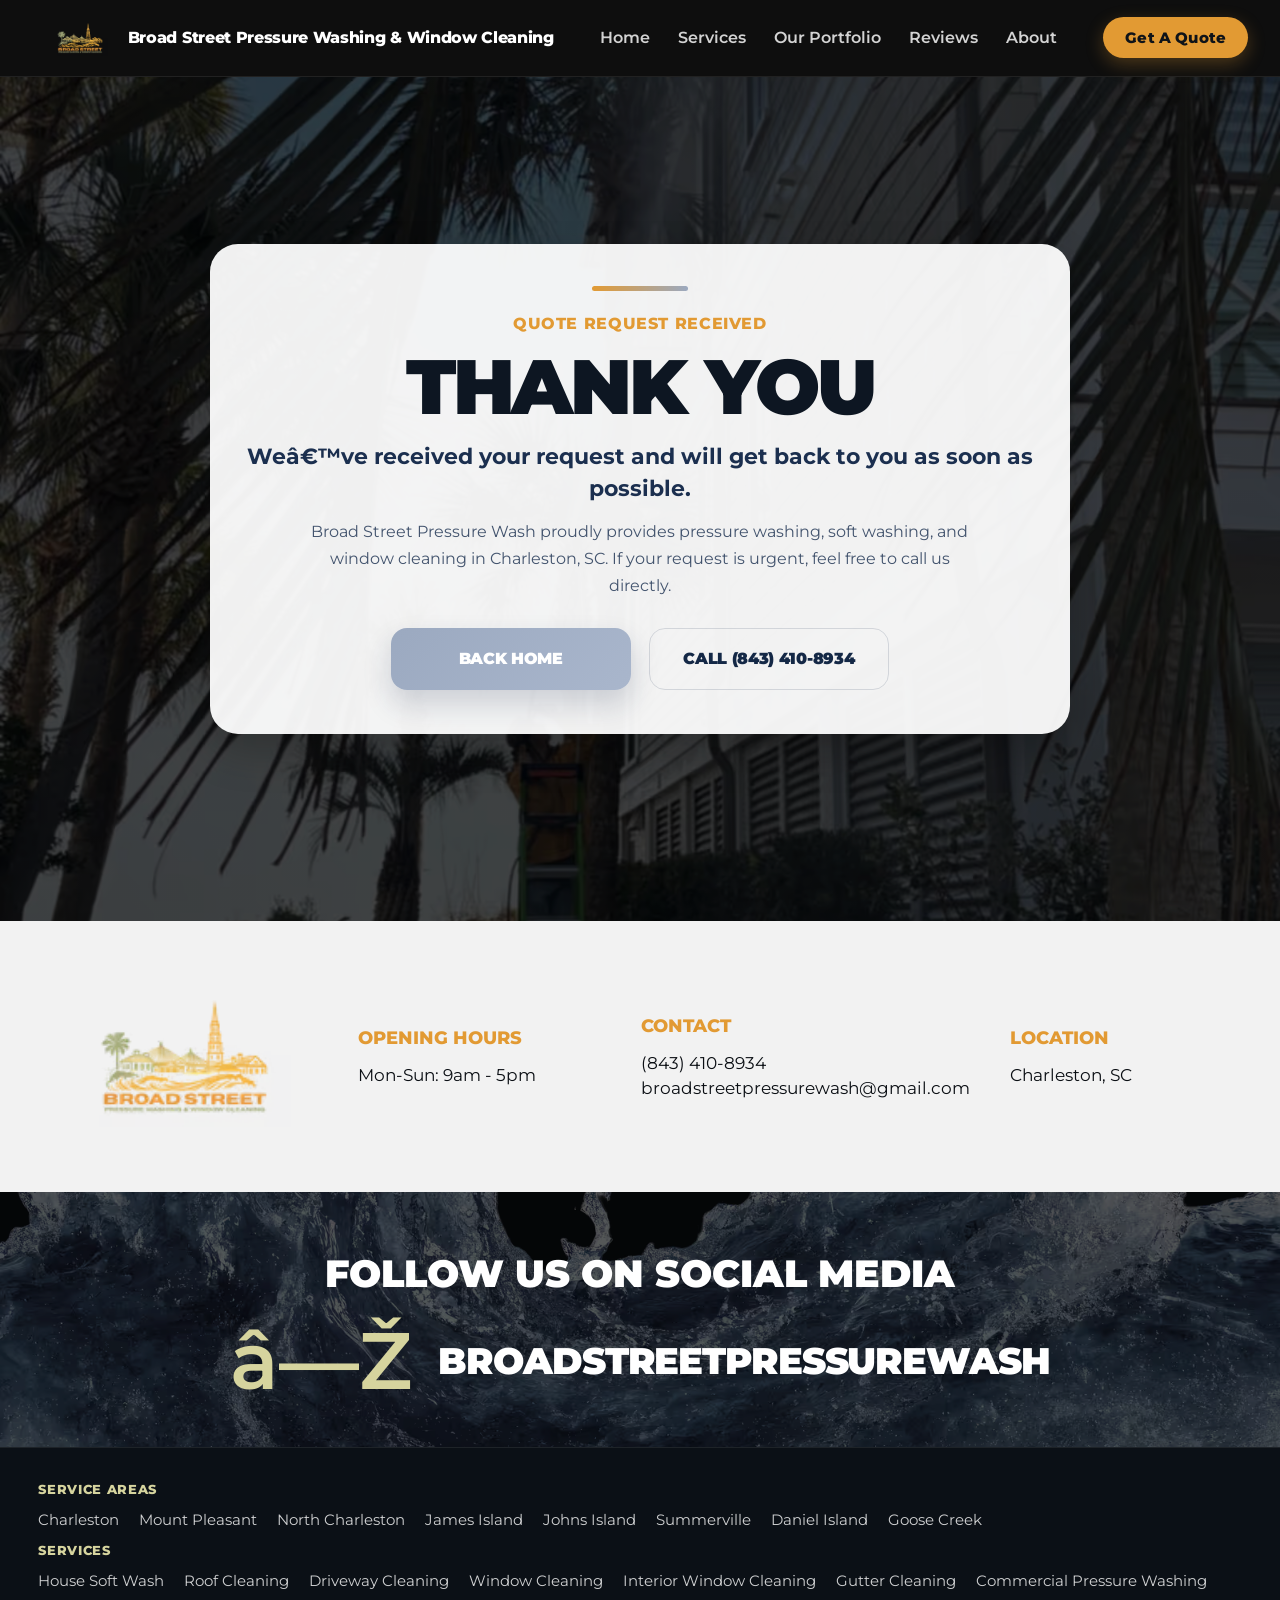
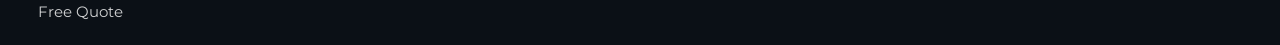
<file: thankyou.html>
<!DOCTYPE html>
<html lang="en">
<head>
  <!-- Google tag (gtag.js) -->
  <script async src="https://www.googletagmanager.com/gtag/js?id=G-K0SS6ZGL0C"></script>
  <script>
    window.dataLayer = window.dataLayer || [];
    function gtag(){dataLayer.push(arguments);}
    gtag('js', new Date());
    gtag('config', 'G-K0SS6ZGL0C');
  </script>
  <!-- Meta Pixel Code -->
  <script>
    !function(f,b,e,v,n,t,s)
    {if(f.fbq)return;n=f.fbq=function(){n.callMethod?
    n.callMethod.apply(n,arguments):n.queue.push(arguments)};
    if(!f._fbq)f._fbq=n;n.push=n;n.loaded=!0;n.version='2.0';
    n.queue=[];t=b.createElement(e);t.async=!0;
    t.src=v;s=b.getElementsByTagName(e)[0];
    s.parentNode.insertBefore(t,s)}(window, document,'script',
    'https://connect.facebook.net/en_US/fbevents.js');
    fbq('init', '1659572542515212');
    fbq('track', 'PageView');
  </script>
  <noscript><img height="1" width="1" style="display:none"
    src="https://www.facebook.com/tr?id=1659572542515212&ev=PageView&noscript=1"
  /></noscript>
  <!-- End Meta Pixel Code -->
  <meta charset="UTF-8" />
  <meta name="viewport" content="width=device-width, initial-scale=1.0" />
  <title>Thank You | Broad Street Pressure Wash, Charleston, SC</title>
  <meta name="description" content="Thanks for contacting Broad Street Pressure Wash in Charleston, SC. We will be in touch about your quote soon." />
  <meta name="robots" content="noindex, follow" />
  <link rel="canonical" href="https://broadstpressurewash.com/thankyou" />
  <meta property="og:type" content="website" />
  <meta property="og:site_name" content="Broad Street Pressure Wash" />
  <meta property="og:locale" content="en_US" />
  <meta property="og:title" content="Thank You | Broad Street Pressure Wash, Charleston, SC" />
  <meta property="og:description" content="Thanks for contacting Broad Street Pressure Wash in Charleston, SC. We will be in touch about your quote soon." />
  <meta property="og:url" content="https://broadstpressurewash.com/thankyou" />
  <meta property="og:image" content="https://broadstpressurewash.com/images/optimized/historic-home-exterior-cleaning-downtown-charleston-sc-960.jpg" />
  <meta name="twitter:card" content="summary_large_image" />
  <meta name="twitter:title" content="Thank You | Broad Street Pressure Wash, Charleston, SC" />
  <meta name="twitter:description" content="Thanks for contacting Broad Street Pressure Wash in Charleston, SC. We will be in touch about your quote soon." />
  <meta name="twitter:image" content="https://broadstpressurewash.com/images/optimized/historic-home-exterior-cleaning-downtown-charleston-sc-960.jpg" />
  <link rel="preload" as="image" type="image/avif" href="/images/optimized/house-soft-wash-charleston-sc-lowcountry-home-hero-960.avif" media="(max-width: 768px)" fetchpriority="high" />
  <link rel="preload" as="image" type="image/avif" href="/images/optimized/house-soft-wash-charleston-sc-lowcountry-home-hero-1600.avif" media="(min-width: 769px)" fetchpriority="high" />
  <link rel="icon" type="image/x-icon" href="/favicon.ico" />
  <link rel="icon" type="image/png" sizes="32x32" href="/favicon-32.png" />
  <link rel="icon" type="image/png" sizes="192x192" href="/favicon-192.png" />
  <meta name="author" content="Broad Street Pressure Wash" />

  <link rel="preconnect" href="https://fonts.googleapis.com" />
  <link rel="preconnect" href="https://fonts.gstatic.com" crossorigin />
  <link rel="preload" as="style" href="https://fonts.googleapis.com/css2?family=Montserrat:wght@400;500;600;700;800;900&display=swap" />
  <link rel="stylesheet" href="https://fonts.googleapis.com/css2?family=Montserrat:wght@400;500;600;700;800;900&display=swap" media="print" onload="this.media='all'" />
  <noscript><link rel="stylesheet" href="https://fonts.googleapis.com/css2?family=Montserrat:wght@400;500;600;700;800;900&display=swap" /></noscript>

  <link rel="stylesheet" href="/styles/thankyou.css?v=20261020" />
  <link rel="stylesheet" href="/styles/global-css.css?v=20261020"/>
  <script type="application/ld+json">
{
 "@context": "https://schema.org",
 "@graph": [
  {
   "@type": "HomeAndConstructionBusiness",
   "@id": "https://broadstpressurewash.com/#business",
   "name": "Broad Street Pressure Wash",
   "alternateName": "Broad Street Pressure Washing & Window Cleaning",
   "url": "https://broadstpressurewash.com/",
   "telephone": "+1-843-410-8934",
   "email": "broadstreetpressurewash@gmail.com",
   "logo": "https://broadstpressurewash.com/images/logo/broadstpressurewash-logo.png",
   "image": [
    "https://broadstpressurewash.com/images/optimized/historic-home-exterior-cleaning-downtown-charleston-sc-960.jpg",
    "https://broadstpressurewash.com/images/optimized/house-soft-wash-charleston-sc-lowcountry-home-960.jpg",
    "https://broadstpressurewash.com/images/optimized/driveway-cleaning-charleston-sc-surface-cleaner-aggregate-960.jpg"
   ],
   "priceRange": "$",
   "address": {
    "@type": "PostalAddress",
    "addressLocality": "Charleston",
    "addressRegion": "SC",
    "addressCountry": "US"
   },
   "areaServed": [
    {
     "@type": "City",
     "name": "Charleston, SC"
    },
    {
     "@type": "City",
     "name": "Mount Pleasant, SC"
    },
    {
     "@type": "City",
     "name": "North Charleston, SC"
    },
    {
     "@type": "City",
     "name": "James Island, SC"
    },
    {
     "@type": "City",
     "name": "Johns Island, SC"
    },
    {
     "@type": "City",
     "name": "Summerville, SC"
    },
    {
     "@type": "City",
     "name": "Daniel Island, SC"
    },
    {
     "@type": "City",
     "name": "Goose Creek, SC"
    }
   ],
   "openingHoursSpecification": [
    {
     "@type": "OpeningHoursSpecification",
     "dayOfWeek": [
      "Monday",
      "Tuesday",
      "Wednesday",
      "Thursday",
      "Friday",
      "Saturday",
      "Sunday"
     ],
     "opens": "09:00",
     "closes": "17:00"
    }
   ],
   "sameAs": [
    "https://www.instagram.com/broadstreetpressurewash/",
    "https://www.google.com/maps?cid=407328406181369828"
   ],
   "hasOfferCatalog": {
    "@type": "OfferCatalog",
    "name": "Exterior cleaning services",
    "itemListElement": [
     {
      "@type": "Offer",
      "itemOffered": {
       "@type": "Service",
       "name": "House Washing (Soft Wash)",
       "url": "https://broadstpressurewash.com/service_areas/charleston/soft-washing-charleston"
      }
     },
     {
      "@type": "Offer",
      "itemOffered": {
       "@type": "Service",
       "name": "Roof Cleaning",
       "url": "https://broadstpressurewash.com/service_areas/charleston/roof-cleaning-charleston"
      }
     },
     {
      "@type": "Offer",
      "itemOffered": {
       "@type": "Service",
       "name": "Driveway Cleaning",
       "url": "https://broadstpressurewash.com/service_areas/charleston/driveway-cleaning-charleston"
      }
     },
     {
      "@type": "Offer",
      "itemOffered": {
       "@type": "Service",
       "name": "Exterior Window Cleaning",
       "url": "https://broadstpressurewash.com/service_areas/charleston/exterior-window-cleaning-charleston"
      }
     },
     {
      "@type": "Offer",
      "itemOffered": {
       "@type": "Service",
       "name": "Interior Window Cleaning",
       "url": "https://broadstpressurewash.com/service_areas/charleston/interior-window-cleaning-charleston"
      }
     },
     {
      "@type": "Offer",
      "itemOffered": {
       "@type": "Service",
       "name": "Gutter Cleaning",
       "url": "https://broadstpressurewash.com/service_areas/charleston/gutter-cleaning-charleston"
      }
     },
     {
      "@type": "Offer",
      "itemOffered": {
       "@type": "Service",
       "name": "Commercial Pressure Washing",
       "url": "https://broadstpressurewash.com/service_areas/charleston/commercial-pressure-washing-charleston"
      }
     }
    ]
   }
  },
  {
   "@type": "WebSite",
   "@id": "https://broadstpressurewash.com/#website",
   "url": "https://broadstpressurewash.com/",
   "name": "Broad Street Pressure Wash",
   "publisher": {
    "@id": "https://broadstpressurewash.com/#business"
   }
  },
  {
   "@type": "WebPage",
   "@id": "https://broadstpressurewash.com/thankyou#webpage",
   "url": "https://broadstpressurewash.com/thankyou",
   "name": "Thank You | Broad Street Pressure Wash, Charleston, SC",
   "description": "Thanks for contacting Broad Street Pressure Wash in Charleston, SC. We will be in touch about your quote soon.",
   "isPartOf": {
    "@id": "https://broadstpressurewash.com/#website"
   },
   "about": {
    "@id": "https://broadstpressurewash.com/#business"
   },
   "primaryImageOfPage": {
    "@type": "ImageObject",
    "url": "https://broadstpressurewash.com/images/optimized/historic-home-exterior-cleaning-downtown-charleston-sc-960.jpg"
   },
   "breadcrumb": {
    "@id": "https://broadstpressurewash.com/thankyou#breadcrumb"
   }
  },
  {
   "@type": "BreadcrumbList",
   "@id": "https://broadstpressurewash.com/thankyou#breadcrumb",
   "itemListElement": [
    {
     "@type": "ListItem",
     "position": 1,
     "name": "Home",
     "item": "https://broadstpressurewash.com/"
    },
    {
     "@type": "ListItem",
     "position": 2,
     "name": "Thank You",
     "item": "https://broadstpressurewash.com/thankyou"
    }
   ]
  }
 ]
}
  </script>
</head>
<body>
  <header class="site-header">
  <div class="nav-wrap">
    <a href="/" class="brand" aria-label="Broad Street Pressure Wash Home">
      <picture class="bsp-pic"><source type="image/avif" srcset="/images/optimized/logo-broad-street-pressure-wash-charleston-sc-160.avif 160w, /images/optimized/logo-broad-street-pressure-wash-charleston-sc-320.avif 320w" sizes="(max-width: 640px) 60px, 90px" /><img src="/images/optimized/logo-broad-street-pressure-wash-charleston-sc-160.png" alt="Broad Street Pressure Wash Logo" class="brand-logo" width="160" height="107" decoding="async" /></picture>
      <span class="brand-name">Broad Street Pressure Washing &amp; Window Cleaning</span>
    </a>

    <button
      class="nav-toggle"
      aria-label="Toggle navigation menu"
      aria-expanded="false"
      aria-controls="main-nav"
      type="button"
    >
      <span></span>
      <span></span>
      <span></span>
    </button>

    <nav class="main-nav" id="main-nav" aria-label="Main navigation">
      <ul>
        <li><a href="/">Home</a></li>
        <li><a href="/services">Services</a></li>
        <li><a href="/portfolio">Our Portfolio</a></li>
        <li><a href="/reviews">Reviews</a></li>
        <li><a href="/about">About</a></li>
        <li class="nav-cta"><a href="/quote" class="btn-nav-quote">Get A Quote</a></li>
      </ul>
    </nav>
  </div>
    <div class="header-mobile-cta">
      <a href="tel:+18434108934" class="hmc-call" aria-label="Call Broad Street Pressure Wash at (843) 410-8934"><svg viewBox="0 0 24 24" width="16" height="16" fill="currentColor" aria-hidden="true"><path d="M6.6 10.8a15.1 15.1 0 0 0 6.6 6.6l2.2-2.2a1 1 0 0 1 1-.25 11.4 11.4 0 0 0 3.6.57 1 1 0 0 1 1 1V20a1 1 0 0 1-1 1A17 17 0 0 1 3 4a1 1 0 0 1 1-1h3.5a1 1 0 0 1 1 1c0 1.25.2 2.45.57 3.57a1 1 0 0 1-.25 1z"/></svg>Call (843) 410-8934</a>
      <a href="/quote" class="hmc-quote">Free Quote</a>
    </div>
</header>

  <main>
    <section class="thankyou-hero">
      <div class="hero-overlay"></div>

      <div class="container thankyou-wrap reveal-on-scroll">
        <div class="thankyou-card">
          <div class="card-topline"></div>

          <p class="thankyou-kicker">Quote Request Received</p>

          <h1>Thank You</h1>

          <p class="thankyou-lead">
            We’ve received your request and will get back to you as soon as possible.
          </p>

          <p class="thankyou-text">
            Broad Street Pressure Wash proudly provides pressure washing, soft washing,
            and window cleaning in Charleston, SC. If your request is urgent, feel free
            to call us directly.
          </p>

          <div class="thankyou-actions">
            <a href="/" class="action-btn">Back Home</a>
            <a href="tel:+18434108934" class="action-btn action-btn-outline">Call (843) 410-8934</a>
          </div>
        </div>
      </div>
    </section>
  </main>

  <footer class="site-footer">
    <section class="contact-strip">
      <div class="container contact-strip-grid">
        <div class="contact-logo-block">
          <picture class="bsp-pic"><source type="image/avif" srcset="/images/optimized/logo-broad-street-pressure-wash-charleston-sc-160.avif 160w, /images/optimized/logo-broad-street-pressure-wash-charleston-sc-320.avif 320w" sizes="(max-width: 640px) 60px, 90px" /><img src="/images/optimized/logo-broad-street-pressure-wash-charleston-sc-160.png" alt="Broad Street Pressure Wash logo" class="" width="160" height="107" decoding="async" /></picture>
        </div>

        <div class="contact-block">
          <h3>Opening Hours</h3>
          <p>Mon-Sun: 9am - 5pm</p>
        </div>

        <div class="contact-block">
          <h3>Contact</h3>
          <p><a href="tel:+18434108934">(843) 410-8934</a></p>
          <p><a href="mailto:broadstreetpressurewash@gmail.com">broadstreetpressurewash@gmail.com</a></p>
        </div>

        <div class="contact-block">
          <h3>Location</h3>
          <p>Charleston, SC</p>
        </div>
      </div>
    </section>

    <section class="social-section">
      <div class="dark-overlay"></div>

      <div class="container social-content">
        <h2>Follow Us On Social Media</h2>

        <div class="social-row">
          <a
            href="https://www.instagram.com/broadstreetpressurewash/"
            target="_blank"
            rel="noopener noreferrer"
            aria-label="Instagram"
          >
            <span class="social-icon">◎</span>
          </a>

          <a
            href="https://www.instagram.com/broadstreetpressurewash/"
            target="_blank"
            rel="noopener noreferrer"
            class="social-handle"
          >
            BROADSTREETPRESSUREWASH
          </a>
        </div>
      </div>
    </section>
      <div class="footer-areas">
        <div class="footer-container">
          <p class="footer-label">Service Areas</p>
          <ul><li><a href="/services">Charleston</a></li><li><a href="/service_areas/mount-pleasant/pressure-washing-mount-pleasant">Mount Pleasant</a></li><li><a href="/service_areas/north-charleston/pressure-washing-north-charleston">North Charleston</a></li><li><a href="/service_areas/james-island/pressure-washing-james-island">James Island</a></li><li><a href="/service_areas/johns-island/pressure-washing-johns-island">Johns Island</a></li><li><a href="/service_areas/summerville/pressure-washing-summerville">Summerville</a></li><li><a href="/service_areas/daniel-island/pressure-washing-daniel-island">Daniel Island</a></li><li><a href="/service_areas/goose-creek/pressure-washing-goose-creek">Goose Creek</a></li></ul>
          <p class="footer-label">Services</p>
          <ul><li><a href="/service_areas/charleston/soft-washing-charleston">House Soft Wash</a></li><li><a href="/service_areas/charleston/roof-cleaning-charleston">Roof Cleaning</a></li><li><a href="/service_areas/charleston/driveway-cleaning-charleston">Driveway Cleaning</a></li><li><a href="/service_areas/charleston/exterior-window-cleaning-charleston">Window Cleaning</a></li><li><a href="/service_areas/charleston/interior-window-cleaning-charleston">Interior Window Cleaning</a></li><li><a href="/service_areas/charleston/gutter-cleaning-charleston">Gutter Cleaning</a></li><li><a href="/service_areas/charleston/commercial-pressure-washing-charleston">Commercial Pressure Washing</a></li><li><a href="/quote">Free Quote</a></li></ul>
        </div>
      </div>

  </footer>

  <script src="/scripts/quote.js?v=20261020"></script>
</body>
</html>
</file>
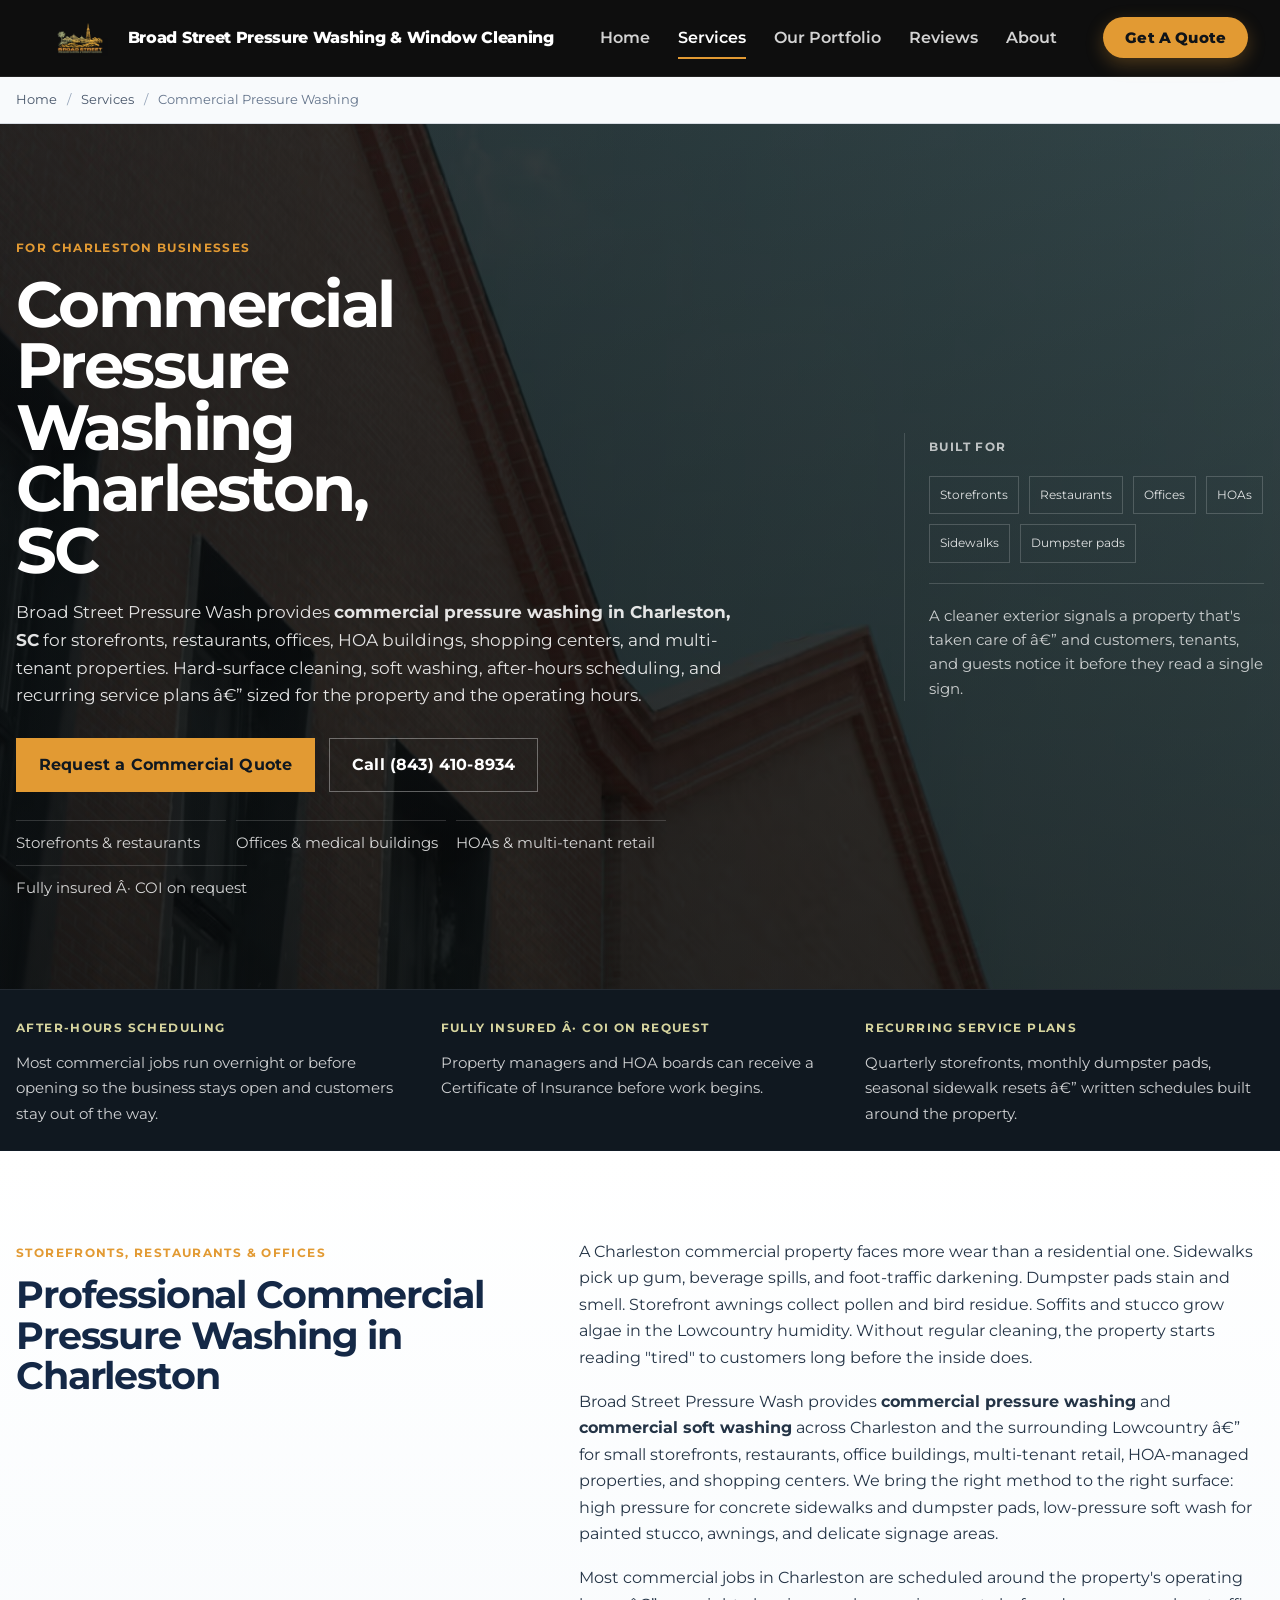
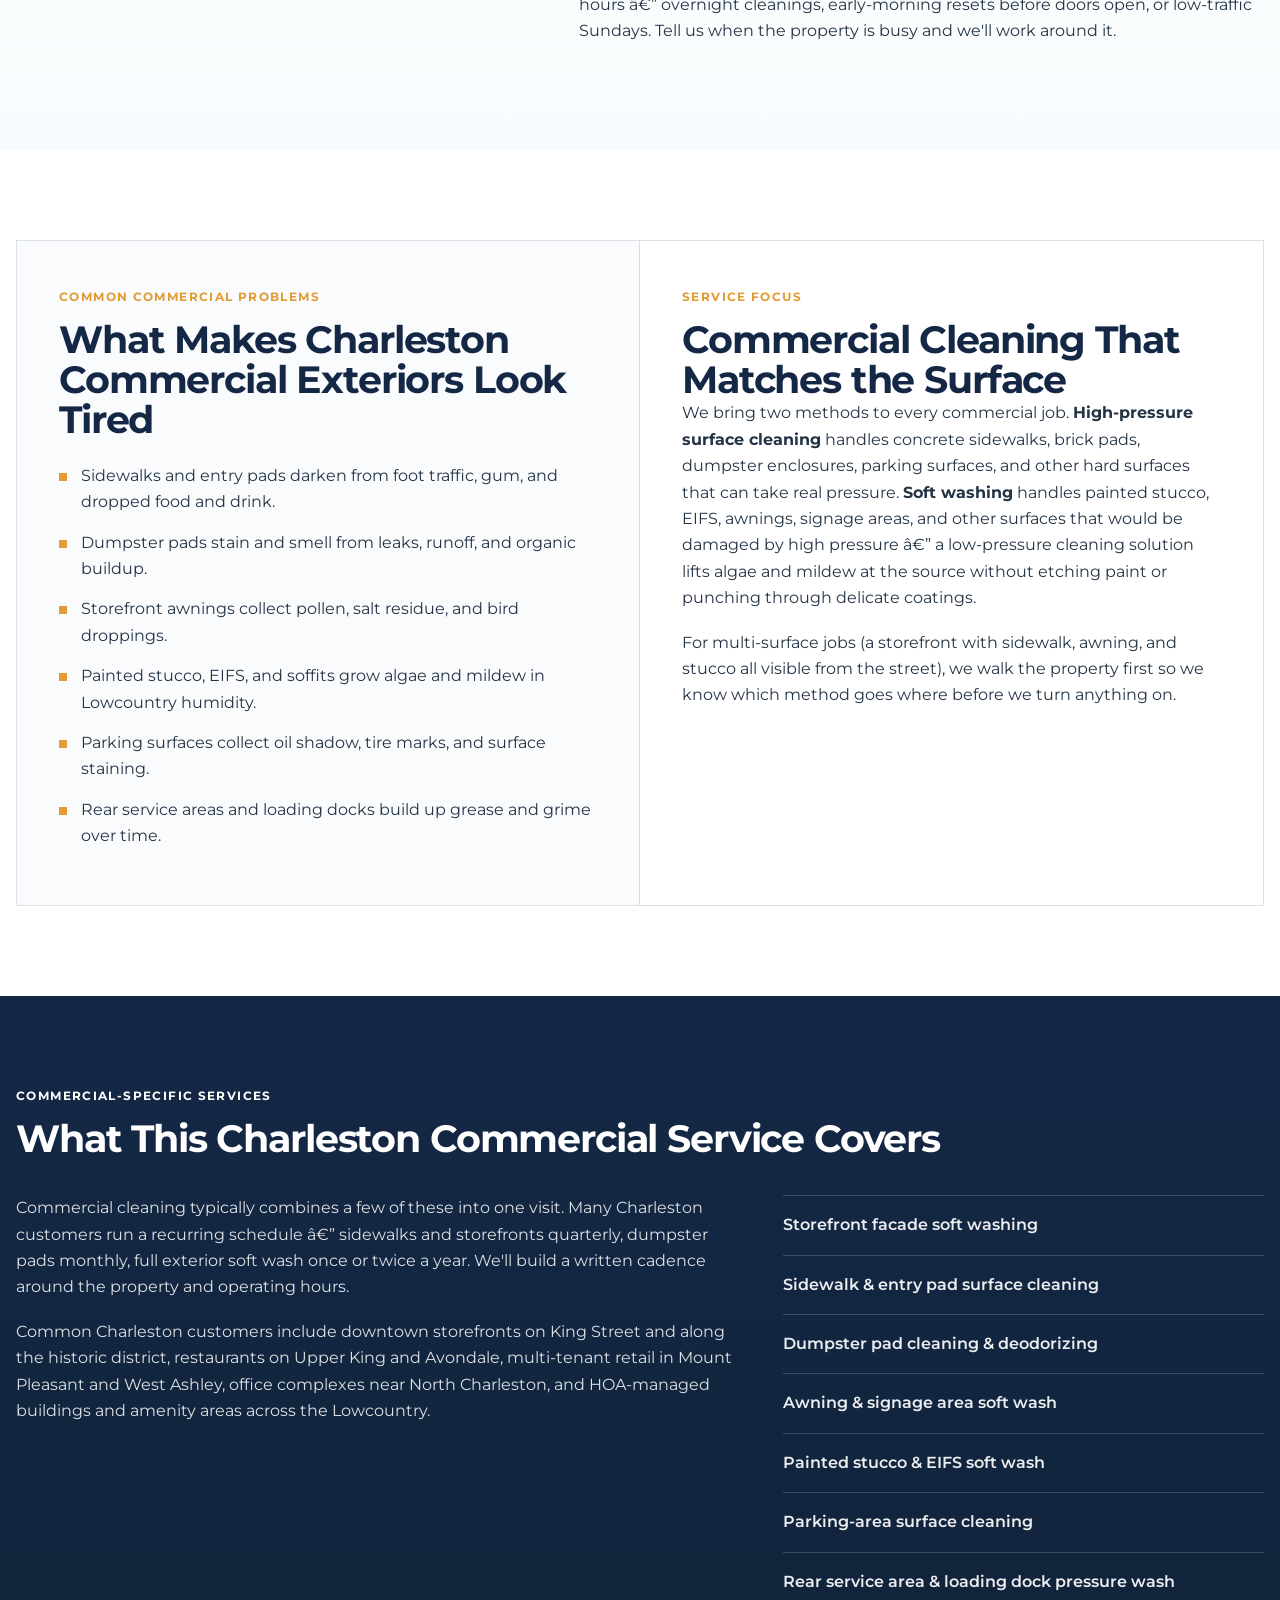
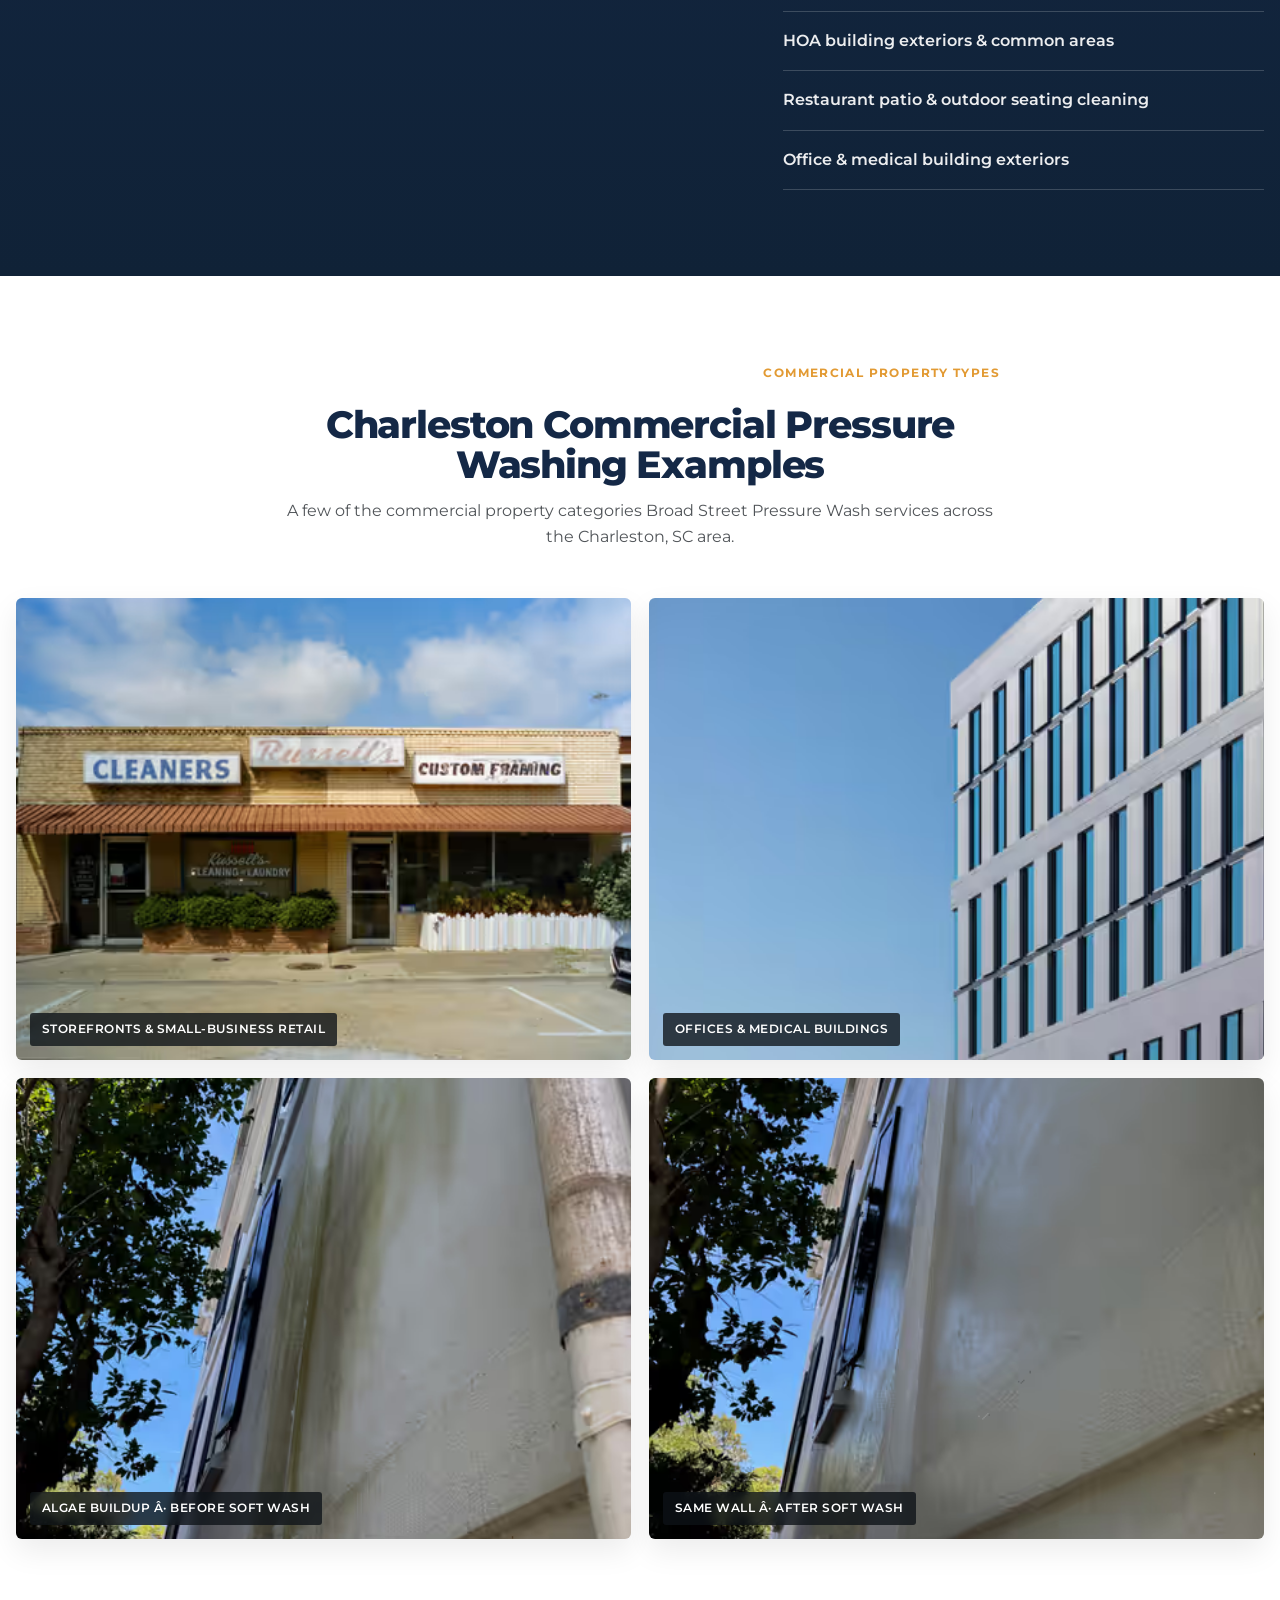
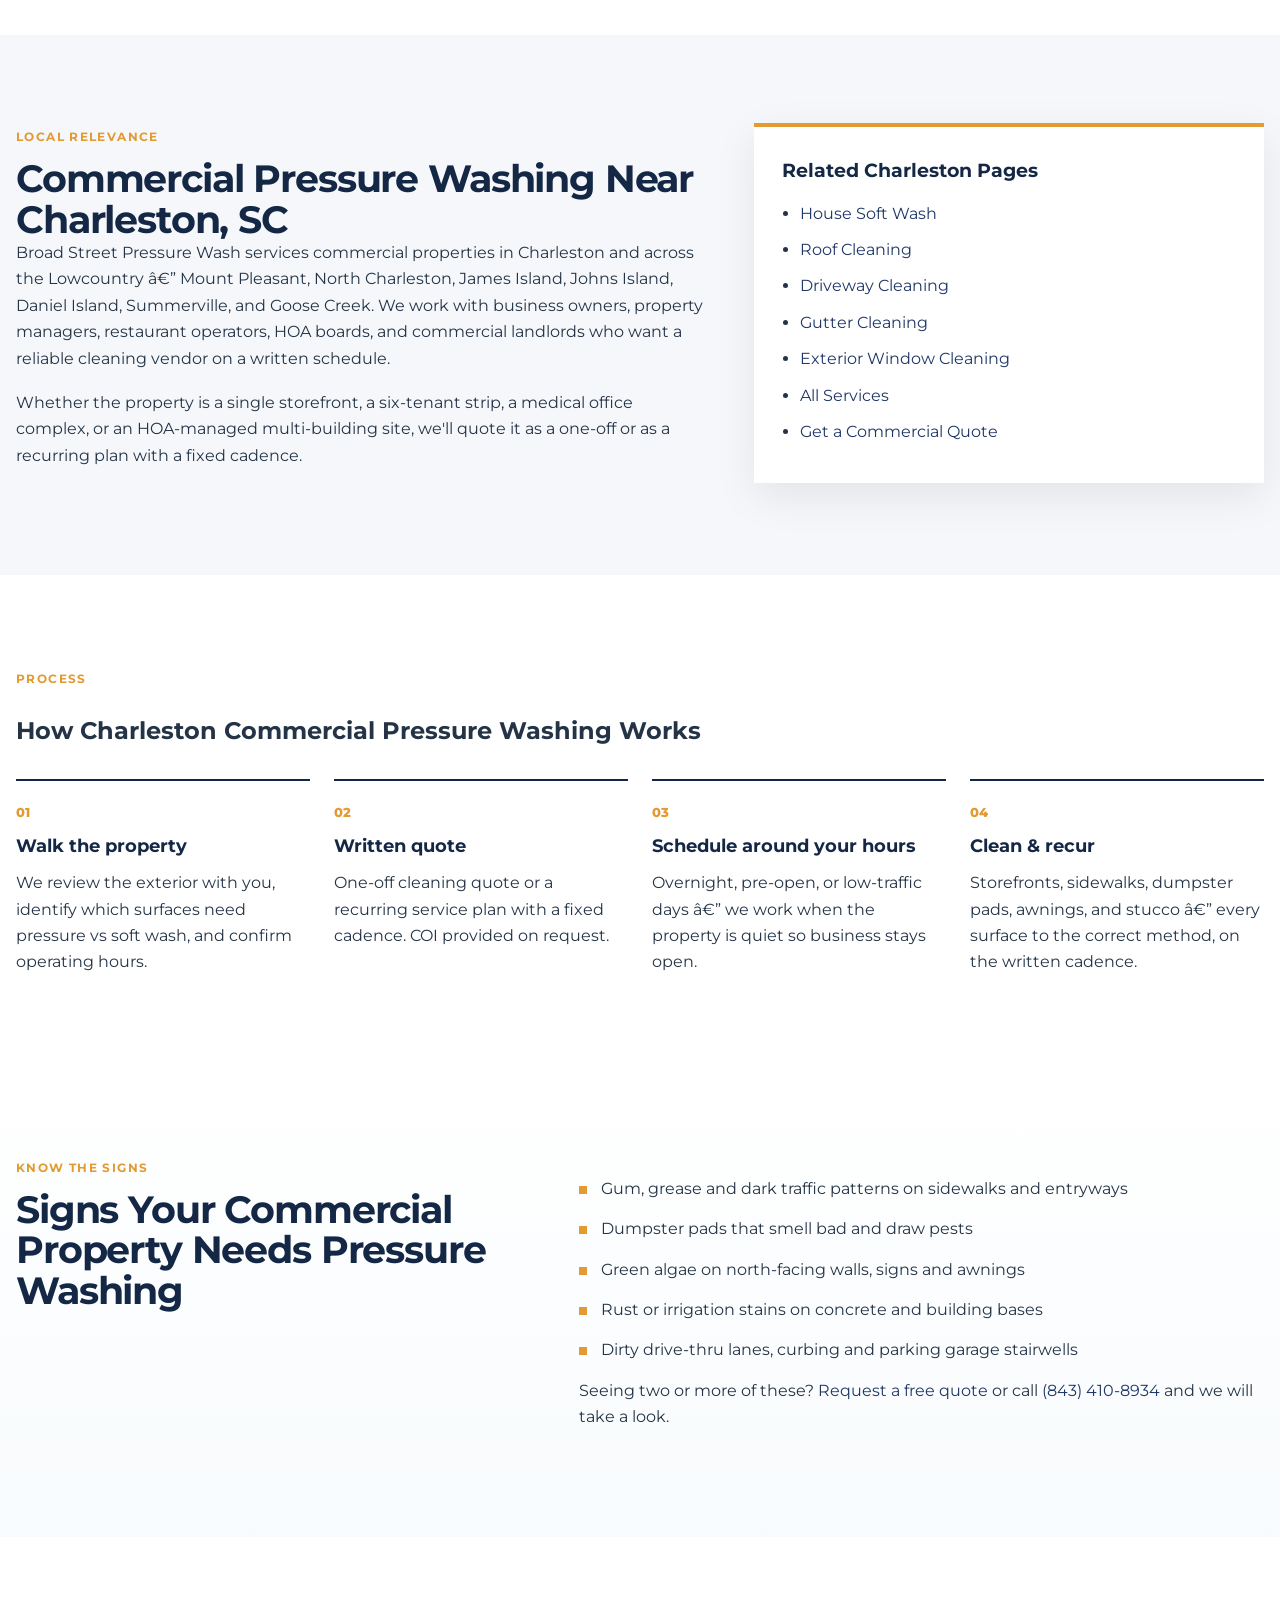
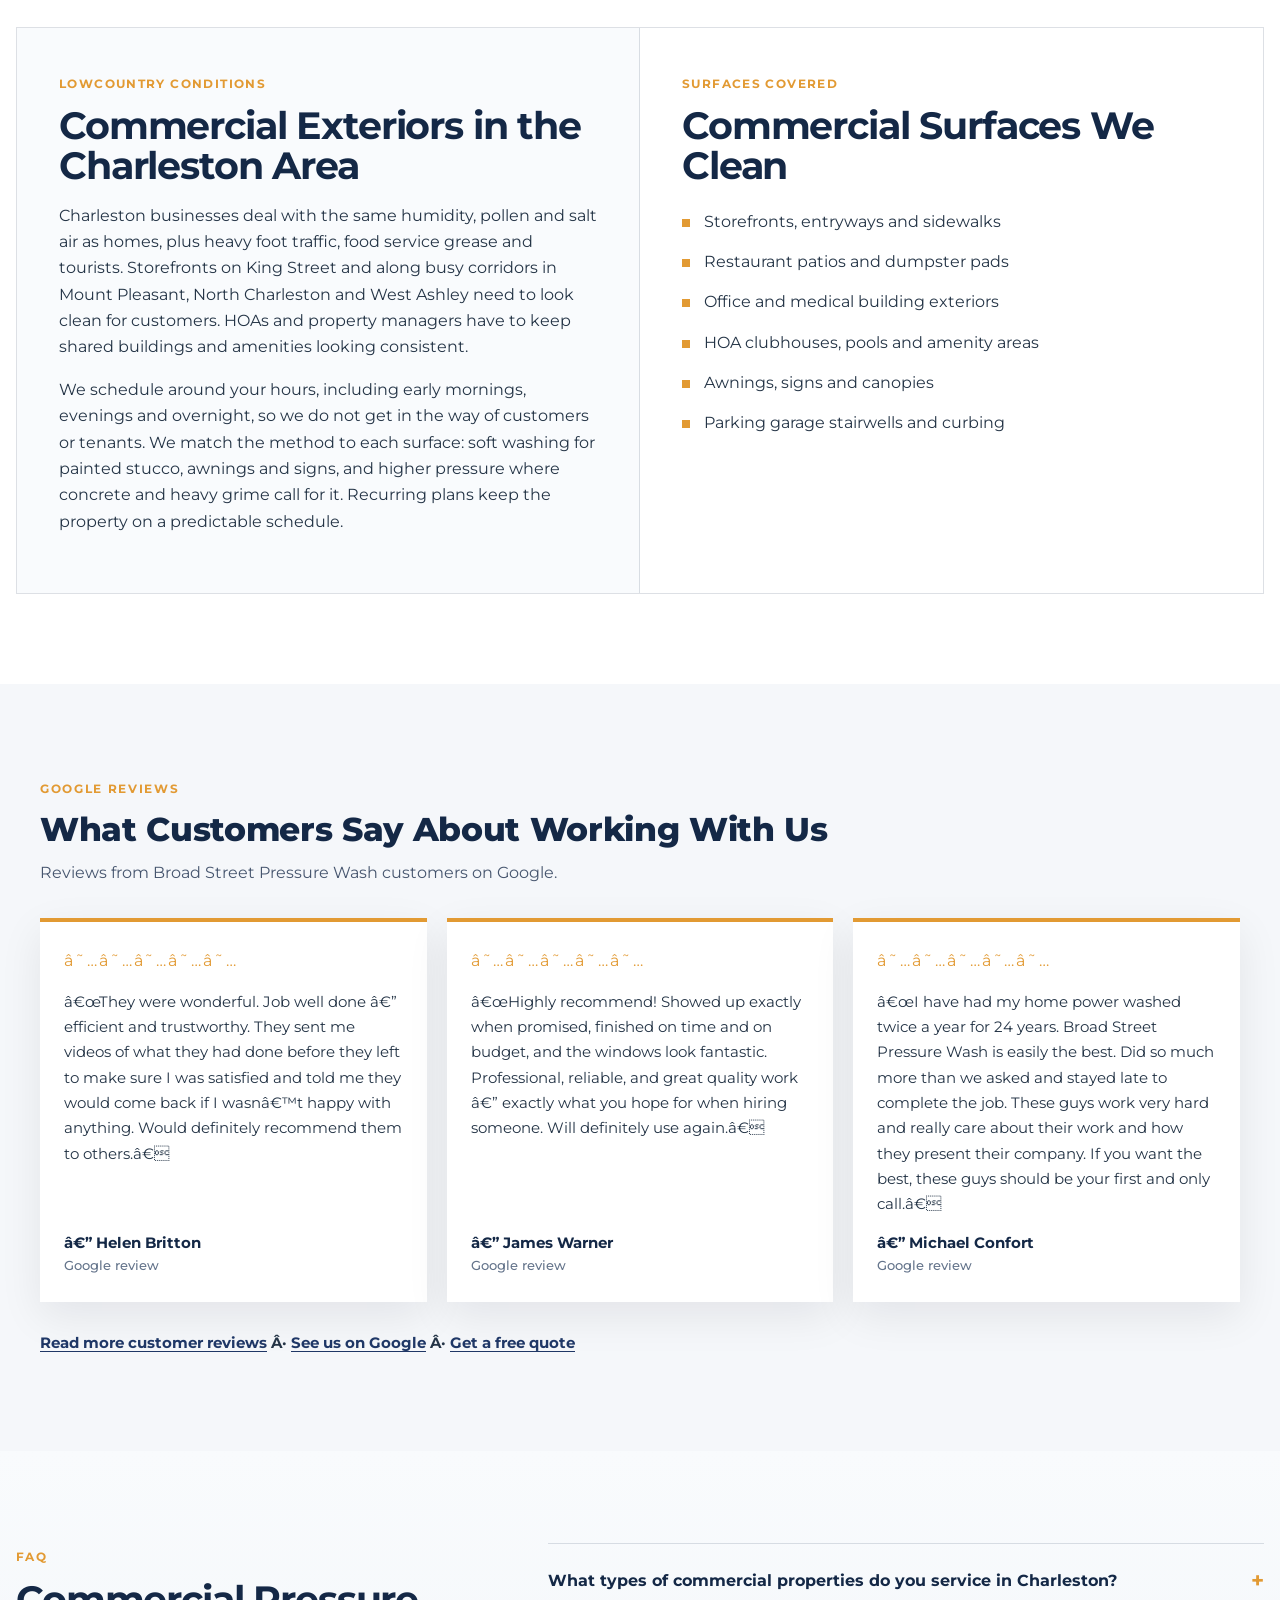
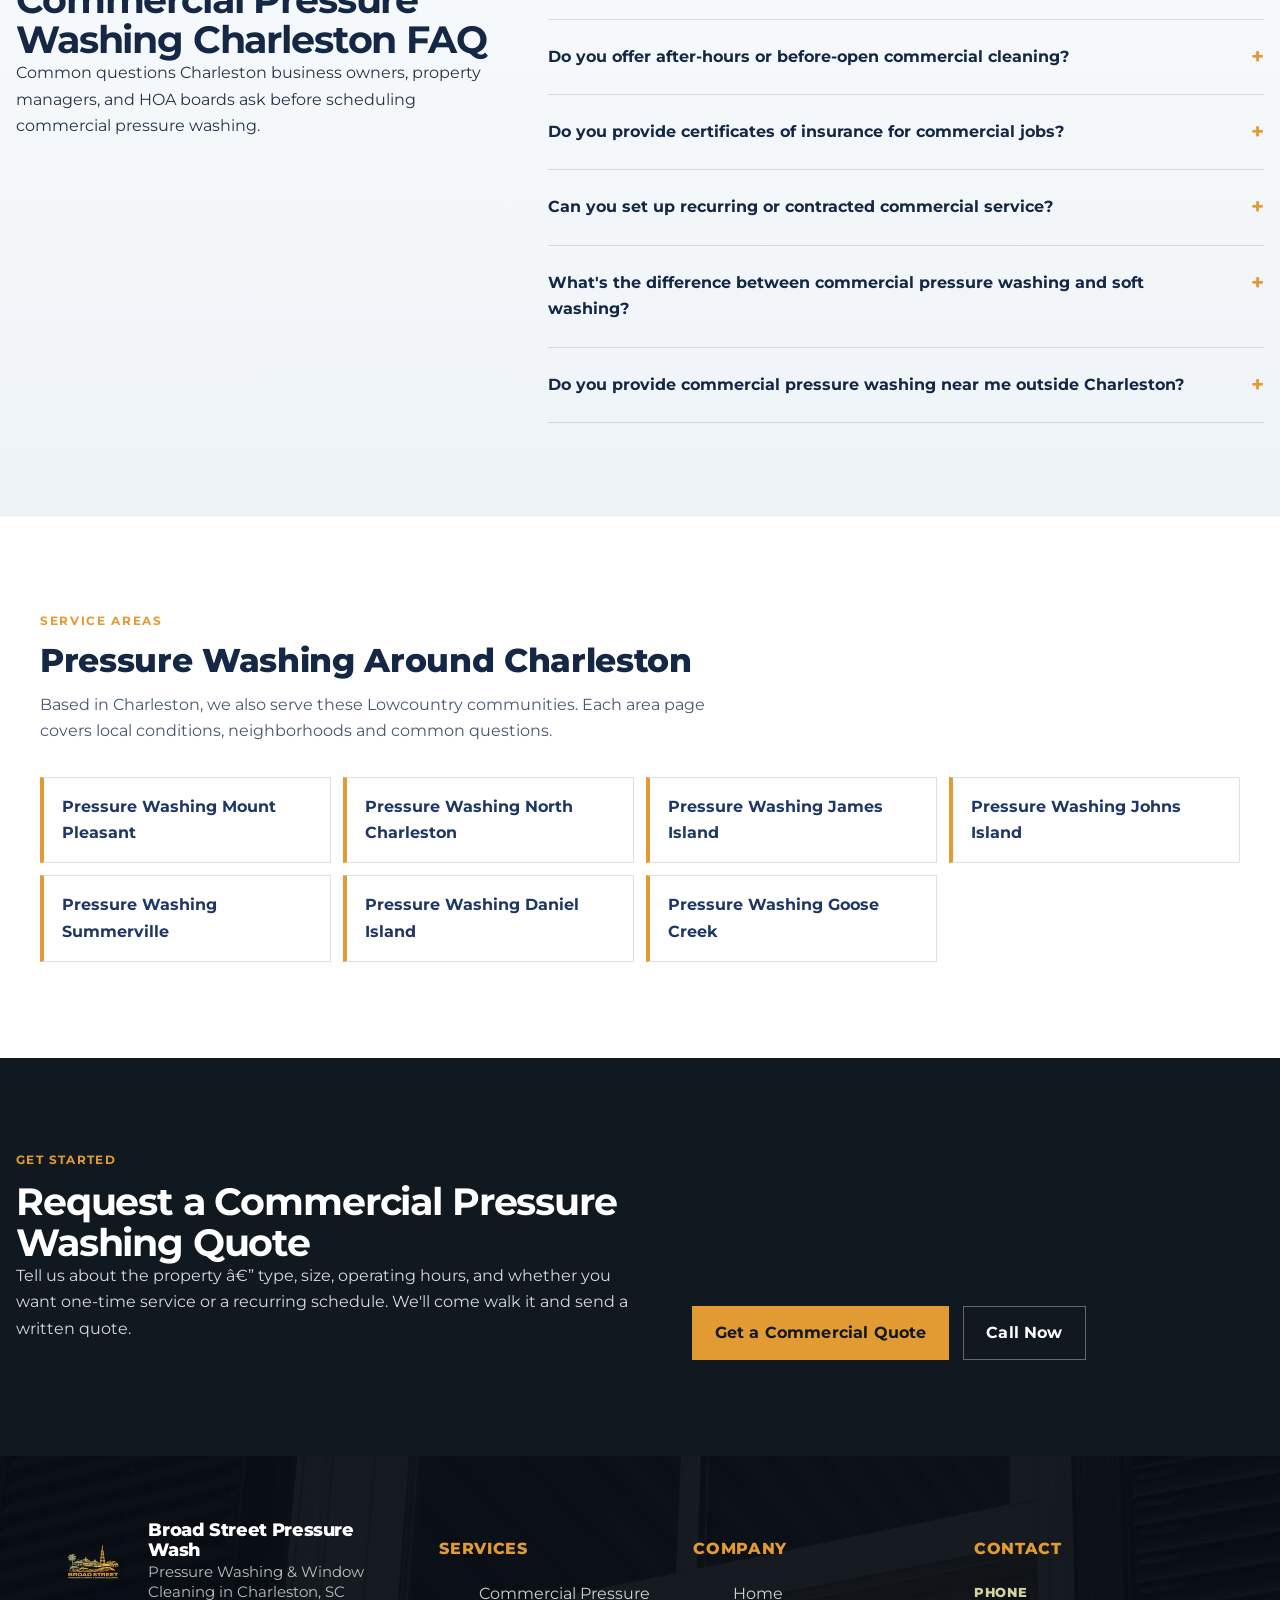
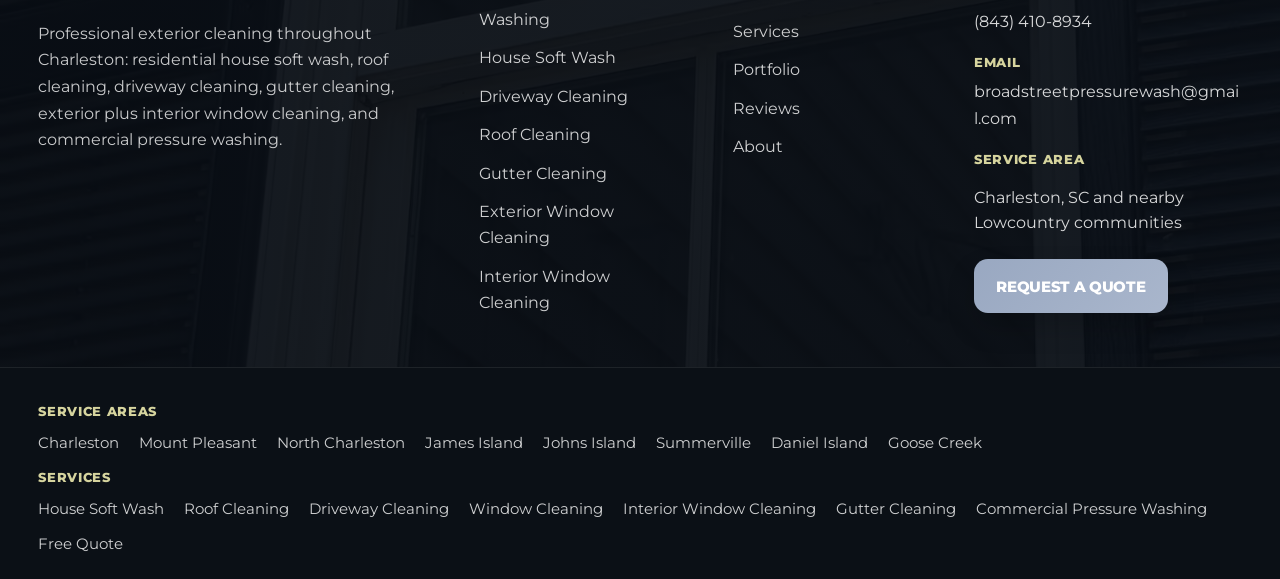
<file: service_areas/charleston/commercial-pressure-washing-charleston.html>
<!DOCTYPE html>
<html lang="en">
<head>
  <!-- Google tag (gtag.js) -->
  <script async src="https://www.googletagmanager.com/gtag/js?id=G-K0SS6ZGL0C"></script>
  <script>
    window.dataLayer = window.dataLayer || [];
    function gtag(){dataLayer.push(arguments);}
    gtag('js', new Date());
    gtag('config', 'G-K0SS6ZGL0C');
  </script>
  <!-- Meta Pixel Code -->
  <script>
    !function(f,b,e,v,n,t,s)
    {if(f.fbq)return;n=f.fbq=function(){n.callMethod?
    n.callMethod.apply(n,arguments):n.queue.push(arguments)};
    if(!f._fbq)f._fbq=n;n.push=n;n.loaded=!0;n.version='2.0';
    n.queue=[];t=b.createElement(e);t.async=!0;
    t.src=v;s=b.getElementsByTagName(e)[0];
    s.parentNode.insertBefore(t,s)}(window, document,'script',
    'https://connect.facebook.net/en_US/fbevents.js');
    fbq('init', '1659572542515212');
    fbq('track', 'PageView');
  </script>
  <noscript><img height="1" width="1" style="display:none"
    src="https://www.facebook.com/tr?id=1659572542515212&ev=PageView&noscript=1"
  /></noscript>
  <!-- End Meta Pixel Code -->
  <meta charset="UTF-8" />
  <meta name="viewport" content="width=device-width, initial-scale=1.0" />
  <title>Commercial Pressure Washing Charleston, SC | Broad Street</title>
  <meta name="description" content="Commercial pressure washing in Charleston, SC for storefronts, restaurants, offices and HOAs, with after-hours scheduling and recurring service plans." />
  <meta name="robots" content="index, follow, max-image-preview:large" />
  <link rel="canonical" href="https://broadstpressurewash.com/service_areas/charleston/commercial-pressure-washing-charleston" />
  <meta property="og:type" content="website" />
  <meta property="og:site_name" content="Broad Street Pressure Wash" />
  <meta property="og:locale" content="en_US" />
  <meta property="og:title" content="Commercial Pressure Washing Charleston, SC | Broad Street" />
  <meta property="og:description" content="Commercial pressure washing in Charleston, SC for storefronts, restaurants, offices and HOAs, with after-hours scheduling and recurring service plans." />
  <meta property="og:url" content="https://broadstpressurewash.com/service_areas/charleston/commercial-pressure-washing-charleston" />
  <meta property="og:image" content="https://broadstpressurewash.com/images/optimized/commercial-pressure-washing-charleston-sc-brick-building-960.jpg" />
  <meta name="twitter:card" content="summary_large_image" />
  <meta name="twitter:title" content="Commercial Pressure Washing Charleston, SC | Broad Street" />
  <meta name="twitter:description" content="Commercial pressure washing in Charleston, SC for storefronts, restaurants, offices and HOAs, with after-hours scheduling and recurring service plans." />
  <meta name="twitter:image" content="https://broadstpressurewash.com/images/optimized/commercial-pressure-washing-charleston-sc-brick-building-960.jpg" />
  <link rel="preload" as="image" type="image/avif" href="/images/optimized/commercial-pressure-washing-charleston-sc-brick-building-hero-960.avif" media="(max-width: 768px)" fetchpriority="high" />
  <link rel="preload" as="image" type="image/avif" href="/images/optimized/commercial-pressure-washing-charleston-sc-brick-building-hero-1600.avif" media="(min-width: 769px)" fetchpriority="high" />
  <link rel="icon" type="image/x-icon" href="/favicon.ico" />
  <link rel="icon" type="image/png" sizes="32x32" href="/favicon-32.png" />
  <link rel="icon" type="image/png" sizes="192x192" href="/favicon-192.png" />
  <meta name="author" content="Broad Street Pressure Wash" />
  <meta name="theme-color" content="#0d1218" />

  <link rel="preconnect" href="https://fonts.googleapis.com" />
  <link rel="preconnect" href="https://fonts.gstatic.com" crossorigin />
  <link rel="preload" as="style" href="https://fonts.googleapis.com/css2?family=Montserrat:wght@400;500;600;700;800;900&display=swap" />
  <link rel="stylesheet" href="https://fonts.googleapis.com/css2?family=Montserrat:wght@400;500;600;700;800;900&display=swap" media="print" onload="this.media='all'" />
  <noscript><link rel="stylesheet" href="https://fonts.googleapis.com/css2?family=Montserrat:wght@400;500;600;700;800;900&display=swap" /></noscript>

  <link rel="stylesheet" href="/styles/global-css.css?v=20261020" />
  <link rel="stylesheet" href="/styles/service-charleston.css?v=20261020" />
  <script type="application/ld+json">
{
 "@context": "https://schema.org",
 "@graph": [
  {
   "@type": "HomeAndConstructionBusiness",
   "@id": "https://broadstpressurewash.com/#business",
   "name": "Broad Street Pressure Wash",
   "alternateName": "Broad Street Pressure Washing & Window Cleaning",
   "url": "https://broadstpressurewash.com/",
   "telephone": "+1-843-410-8934",
   "email": "broadstreetpressurewash@gmail.com",
   "logo": "https://broadstpressurewash.com/images/logo/broadstpressurewash-logo.png",
   "image": [
    "https://broadstpressurewash.com/images/optimized/historic-home-exterior-cleaning-downtown-charleston-sc-960.jpg",
    "https://broadstpressurewash.com/images/optimized/house-soft-wash-charleston-sc-lowcountry-home-960.jpg",
    "https://broadstpressurewash.com/images/optimized/driveway-cleaning-charleston-sc-surface-cleaner-aggregate-960.jpg"
   ],
   "priceRange": "$",
   "address": {
    "@type": "PostalAddress",
    "addressLocality": "Charleston",
    "addressRegion": "SC",
    "addressCountry": "US"
   },
   "areaServed": [
    {
     "@type": "City",
     "name": "Charleston, SC"
    },
    {
     "@type": "City",
     "name": "Mount Pleasant, SC"
    },
    {
     "@type": "City",
     "name": "North Charleston, SC"
    },
    {
     "@type": "City",
     "name": "James Island, SC"
    },
    {
     "@type": "City",
     "name": "Johns Island, SC"
    },
    {
     "@type": "City",
     "name": "Summerville, SC"
    },
    {
     "@type": "City",
     "name": "Daniel Island, SC"
    },
    {
     "@type": "City",
     "name": "Goose Creek, SC"
    }
   ],
   "openingHoursSpecification": [
    {
     "@type": "OpeningHoursSpecification",
     "dayOfWeek": [
      "Monday",
      "Tuesday",
      "Wednesday",
      "Thursday",
      "Friday",
      "Saturday",
      "Sunday"
     ],
     "opens": "09:00",
     "closes": "17:00"
    }
   ],
   "sameAs": [
    "https://www.instagram.com/broadstreetpressurewash/",
    "https://www.google.com/maps?cid=407328406181369828"
   ],
   "hasOfferCatalog": {
    "@type": "OfferCatalog",
    "name": "Exterior cleaning services",
    "itemListElement": [
     {
      "@type": "Offer",
      "itemOffered": {
       "@type": "Service",
       "name": "House Washing (Soft Wash)",
       "url": "https://broadstpressurewash.com/service_areas/charleston/soft-washing-charleston"
      }
     },
     {
      "@type": "Offer",
      "itemOffered": {
       "@type": "Service",
       "name": "Roof Cleaning",
       "url": "https://broadstpressurewash.com/service_areas/charleston/roof-cleaning-charleston"
      }
     },
     {
      "@type": "Offer",
      "itemOffered": {
       "@type": "Service",
       "name": "Driveway Cleaning",
       "url": "https://broadstpressurewash.com/service_areas/charleston/driveway-cleaning-charleston"
      }
     },
     {
      "@type": "Offer",
      "itemOffered": {
       "@type": "Service",
       "name": "Exterior Window Cleaning",
       "url": "https://broadstpressurewash.com/service_areas/charleston/exterior-window-cleaning-charleston"
      }
     },
     {
      "@type": "Offer",
      "itemOffered": {
       "@type": "Service",
       "name": "Interior Window Cleaning",
       "url": "https://broadstpressurewash.com/service_areas/charleston/interior-window-cleaning-charleston"
      }
     },
     {
      "@type": "Offer",
      "itemOffered": {
       "@type": "Service",
       "name": "Gutter Cleaning",
       "url": "https://broadstpressurewash.com/service_areas/charleston/gutter-cleaning-charleston"
      }
     },
     {
      "@type": "Offer",
      "itemOffered": {
       "@type": "Service",
       "name": "Commercial Pressure Washing",
       "url": "https://broadstpressurewash.com/service_areas/charleston/commercial-pressure-washing-charleston"
      }
     }
    ]
   }
  },
  {
   "@type": "WebSite",
   "@id": "https://broadstpressurewash.com/#website",
   "url": "https://broadstpressurewash.com/",
   "name": "Broad Street Pressure Wash",
   "publisher": {
    "@id": "https://broadstpressurewash.com/#business"
   }
  },
  {
   "@type": "WebPage",
   "@id": "https://broadstpressurewash.com/service_areas/charleston/commercial-pressure-washing-charleston#webpage",
   "url": "https://broadstpressurewash.com/service_areas/charleston/commercial-pressure-washing-charleston",
   "name": "Commercial Pressure Washing Charleston, SC | Broad Street",
   "description": "Commercial pressure washing in Charleston, SC for storefronts, restaurants, offices and HOAs, with after-hours scheduling and recurring service plans.",
   "isPartOf": {
    "@id": "https://broadstpressurewash.com/#website"
   },
   "about": {
    "@id": "https://broadstpressurewash.com/#business"
   },
   "primaryImageOfPage": {
    "@type": "ImageObject",
    "url": "https://broadstpressurewash.com/images/optimized/commercial-pressure-washing-charleston-sc-brick-building-960.jpg"
   },
   "breadcrumb": {
    "@id": "https://broadstpressurewash.com/service_areas/charleston/commercial-pressure-washing-charleston#breadcrumb"
   }
  },
  {
   "@type": "BreadcrumbList",
   "@id": "https://broadstpressurewash.com/service_areas/charleston/commercial-pressure-washing-charleston#breadcrumb",
   "itemListElement": [
    {
     "@type": "ListItem",
     "position": 1,
     "name": "Home",
     "item": "https://broadstpressurewash.com/"
    },
    {
     "@type": "ListItem",
     "position": 2,
     "name": "Services",
     "item": "https://broadstpressurewash.com/services"
    },
    {
     "@type": "ListItem",
     "position": 3,
     "name": "Commercial Pressure Washing",
     "item": "https://broadstpressurewash.com/service_areas/charleston/commercial-pressure-washing-charleston"
    }
   ]
  },
  {
   "@type": "Service",
   "@id": "https://broadstpressurewash.com/service_areas/charleston/commercial-pressure-washing-charleston#service",
   "name": "Commercial Pressure Washing Charleston, SC",
   "serviceType": "Commercial Pressure Washing",
   "url": "https://broadstpressurewash.com/service_areas/charleston/commercial-pressure-washing-charleston",
   "description": "Commercial pressure washing in Charleston, SC for storefronts, restaurants, offices and HOAs, with after-hours scheduling and recurring service plans.",
   "provider": {
    "@id": "https://broadstpressurewash.com/#business"
   },
   "areaServed": [
    {
     "@type": "City",
     "name": "Charleston, SC"
    },
    {
     "@type": "City",
     "name": "Mount Pleasant, SC"
    },
    {
     "@type": "City",
     "name": "North Charleston, SC"
    },
    {
     "@type": "City",
     "name": "James Island, SC"
    },
    {
     "@type": "City",
     "name": "Johns Island, SC"
    },
    {
     "@type": "City",
     "name": "Summerville, SC"
    },
    {
     "@type": "City",
     "name": "Daniel Island, SC"
    },
    {
     "@type": "City",
     "name": "Goose Creek, SC"
    }
   ],
   "image": "https://broadstpressurewash.com/images/optimized/commercial-pressure-washing-charleston-sc-brick-building-960.jpg"
  },
  {
   "@type": "FAQPage",
   "@id": "https://broadstpressurewash.com/service_areas/charleston/commercial-pressure-washing-charleston#faq",
   "mainEntity": [
    {
     "@type": "Question",
     "name": "What types of commercial properties do you service in Charleston?",
     "acceptedAnswer": {
      "@type": "Answer",
      "text": "We service Charleston-area storefronts, restaurants and bars, office buildings, multi-tenant retail, HOA-managed buildings and amenity areas, shopping centers, salons and spas, medical and dental offices, and industrial or warehouse exteriors."
     }
    },
    {
     "@type": "Question",
     "name": "Do you offer after-hours or before-open commercial cleaning?",
     "acceptedAnswer": {
      "@type": "Answer",
      "text": "Yes. Many commercial jobs are scheduled overnight or before opening so storefronts, restaurants, and offices stay open for business during the day. Tell us your operating hours and we'll schedule around them."
     }
    },
    {
     "@type": "Question",
     "name": "Do you provide certificates of insurance for commercial jobs?",
     "acceptedAnswer": {
      "@type": "Answer",
      "text": "Yes. We're fully insured and can provide a Certificate of Insurance (COI) on request before work begins. Property managers and HOA boards typically request this for vendor compliance."
     }
    },
    {
     "@type": "Question",
     "name": "Can you set up recurring or contracted commercial service?",
     "acceptedAnswer": {
      "@type": "Answer",
      "text": "Yes. Many Charleston commercial customers run quarterly, monthly, or seasonal cleaning schedules — sidewalks and storefronts after the busy tourist season, dumpster pads on a fixed cadence, parking surfaces twice a year. We build a written schedule that fits the property."
     }
    },
    {
     "@type": "Question",
     "name": "What's the difference between commercial pressure washing and soft washing?",
     "acceptedAnswer": {
      "@type": "Answer",
      "text": "Commercial pressure washing uses high pressure for hard surfaces — sidewalks, parking lots, dumpster pads, concrete walls. Commercial soft washing uses low pressure with a cleaning solution for delicate surfaces — stucco, painted facades, awnings, storefront panels. Most commercial jobs use both methods on different surfaces of the same property."
     }
    },
    {
     "@type": "Question",
     "name": "Do you provide commercial pressure washing near me outside Charleston?",
     "acceptedAnswer": {
      "@type": "Answer",
      "text": "Yes. Broad Street Pressure Wash also services commercial properties in Mount Pleasant, North Charleston, James Island, Johns Island, Daniel Island, Summerville, and Goose Creek."
     }
    }
   ]
  }
 ]
}
  </script>
</head>
<body>
  <header class="site-header">
    <div class="nav-wrap">
      <a href="/" class="brand" aria-label="Broad Street Pressure Wash Home">
        <picture class="bsp-pic"><source type="image/avif" srcset="/images/optimized/logo-broad-street-pressure-wash-charleston-sc-160.avif 160w, /images/optimized/logo-broad-street-pressure-wash-charleston-sc-320.avif 320w" sizes="(max-width: 640px) 60px, 90px" /><img src="/images/optimized/logo-broad-street-pressure-wash-charleston-sc-160.png" alt="Broad Street Pressure Wash Logo" class="brand-logo" width="160" height="107" decoding="async" /></picture>
        <span class="brand-name">Broad Street Pressure Washing &amp; Window Cleaning</span>
      </a>
      <button class="nav-toggle" aria-label="Toggle navigation menu" aria-expanded="false" aria-controls="main-nav" type="button"><span></span><span></span><span></span></button>
      <nav class="main-nav" id="main-nav" aria-label="Main navigation">
        <ul>
          <li><a href="/">Home</a></li>
          <li><a href="/services" class="active">Services</a></li>
          <li><a href="/portfolio">Our Portfolio</a></li>
          <li><a href="/reviews">Reviews</a></li>
          <li><a href="/about">About</a></li>
          <li class="nav-cta"><a href="/quote" class="btn-nav-quote">Get A Quote</a></li>
        </ul>
      </nav>
    </div>
    <div class="header-mobile-cta">
      <a href="tel:+18434108934" class="hmc-call" aria-label="Call Broad Street Pressure Wash at (843) 410-8934"><svg viewBox="0 0 24 24" width="16" height="16" fill="currentColor" aria-hidden="true"><path d="M6.6 10.8a15.1 15.1 0 0 0 6.6 6.6l2.2-2.2a1 1 0 0 1 1-.25 11.4 11.4 0 0 0 3.6.57 1 1 0 0 1 1 1V20a1 1 0 0 1-1 1A17 17 0 0 1 3 4a1 1 0 0 1 1-1h3.5a1 1 0 0 1 1 1c0 1.25.2 2.45.57 3.57a1 1 0 0 1-.25 1z"/></svg>Call (843) 410-8934</a>
      <a href="/quote" class="hmc-quote">Free Quote</a>
    </div>
  </header>

  <main>
    <nav class="page-crumbs" aria-label="Breadcrumb">
      <div class="container">
        <ol>
          <li><a href="/">Home</a></li>
          <li><a href="/services">Services</a></li>
          <li>Commercial Pressure Washing</li>
        </ol>
      </div>
    </nav>

    <section class="hero-editorial">
      <div class="hero-media" id="commercial-media"></div>
      <div class="hero-overlay"></div>
      <div class="container hero-grid">
        <div class="hero-copy">
          <span class="eyebrow">For Charleston Businesses</span>
          <h1>Commercial Pressure Washing Charleston, SC</h1>
          <p class="hero-lead">
            Broad Street Pressure Wash provides <strong>commercial pressure washing in Charleston, SC</strong> for storefronts, restaurants, offices, HOA buildings, shopping centers, and multi-tenant properties. Hard-surface cleaning, soft washing, after-hours scheduling, and recurring service plans — sized for the property and the operating hours.
          </p>
          <div class="hero-actions">
            <a href="/quote" class="btn btn-solid">Request a Commercial Quote</a>
            <a href="tel:+18434108934" class="btn btn-outline">Call (843) 410-8934</a>
          </div>
          <ul class="hero-points">
            <li>Storefronts &amp; restaurants</li>
            <li>Offices &amp; medical buildings</li>
            <li>HOAs &amp; multi-tenant retail</li>
            <li>Fully insured · COI on request</li>
          </ul>
        </div>
        <aside class="hero-rail">
          <span class="rail-label">Built for</span>
          <div class="rail-list">
            <span>Storefronts</span>
            <span>Restaurants</span>
            <span>Offices</span>
            <span>HOAs</span>
            <span>Sidewalks</span>
            <span>Dumpster pads</span>
          </div>
          <div class="rail-divider"></div>
          <p class="rail-copy">A cleaner exterior signals a property that's taken care of — and customers, tenants, and guests notice it before they read a single sign.</p>
        </aside>
      </div>
    </section>

    <section class="authority-strip">
      <div class="container authority-inner">
        <div><span class="authority-kicker">After-hours scheduling</span><p>Most commercial jobs run overnight or before opening so the business stays open and customers stay out of the way.</p></div>
        <div><span class="authority-kicker">Fully insured · COI on request</span><p>Property managers and HOA boards can receive a Certificate of Insurance before work begins.</p></div>
        <div><span class="authority-kicker">Recurring service plans</span><p>Quarterly storefronts, monthly dumpster pads, seasonal sidewalk resets — written schedules built around the property.</p></div>
      </div>
    </section>

    <section class="content-band content-band-light">
      <div class="container split-story">
        <div class="story-title">
          <span class="section-tag">Storefronts, Restaurants &amp; Offices</span>
          <h2>Professional Commercial Pressure Washing in Charleston</h2>
        </div>
        <div class="story-copy">
          <p>
            A Charleston commercial property faces more wear than a residential one. Sidewalks pick up gum, beverage spills, and foot-traffic darkening. Dumpster pads stain and smell. Storefront awnings collect pollen and bird residue. Soffits and stucco grow algae in the Lowcountry humidity. Without regular cleaning, the property starts reading "tired" to customers long before the inside does.
          </p>
          <p>
            Broad Street Pressure Wash provides <strong>commercial pressure washing</strong> and <strong>commercial soft washing</strong> across Charleston and the surrounding Lowcountry — for small storefronts, restaurants, office buildings, multi-tenant retail, HOA-managed properties, and shopping centers. We bring the right method to the right surface: high pressure for concrete sidewalks and dumpster pads, low-pressure soft wash for painted stucco, awnings, and delicate signage areas.
          </p>
          <p>
            Most commercial jobs in Charleston are scheduled around the property's operating hours — overnight cleanings, early-morning resets before doors open, or low-traffic Sundays. Tell us when the property is busy and we'll work around it.
          </p>
        </div>
      </div>
    </section>

    <section class="problem-solution">
      <div class="container problem-grid">
        <div class="problem-panel">
          <span class="section-tag">Common Commercial Problems</span>
          <h2>What Makes Charleston Commercial Exteriors Look Tired</h2>
          <ul class="checklist">
            <li>Sidewalks and entry pads darken from foot traffic, gum, and dropped food and drink.</li>
            <li>Dumpster pads stain and smell from leaks, runoff, and organic buildup.</li>
            <li>Storefront awnings collect pollen, salt residue, and bird droppings.</li>
            <li>Painted stucco, EIFS, and soffits grow algae and mildew in Lowcountry humidity.</li>
            <li>Parking surfaces collect oil shadow, tire marks, and surface staining.</li>
            <li>Rear service areas and loading docks build up grease and grime over time.</li>
          </ul>
        </div>
        <div class="solution-panel">
          <span class="section-tag">Service Focus</span>
          <h2>Commercial Cleaning That Matches the Surface</h2>
          <p>
            We bring two methods to every commercial job. <strong>High-pressure surface cleaning</strong> handles concrete sidewalks, brick pads, dumpster enclosures, parking surfaces, and other hard surfaces that can take real pressure. <strong>Soft washing</strong> handles painted stucco, EIFS, awnings, signage areas, and other surfaces that would be damaged by high pressure — a low-pressure cleaning solution lifts algae and mildew at the source without etching paint or punching through delicate coatings.
          </p>
          <p>
            For multi-surface jobs (a storefront with sidewalk, awning, and stucco all visible from the street), we walk the property first so we know which method goes where before we turn anything on.
          </p>
        </div>
      </div>
    </section>

    <section class="service-detail-band">
      <div class="container">
        <div class="section-head">
          <div>
            <span class="section-tag">Commercial-Specific Services</span>
            <h2>What This Charleston Commercial Service Covers</h2>
          </div>
        </div>
        <div class="detail-columns">
          <div class="detail-copy">
            <p>
              Commercial cleaning typically combines a few of these into one visit. Many Charleston customers run a recurring schedule — sidewalks and storefronts quarterly, dumpster pads monthly, full exterior soft wash once or twice a year. We'll build a written cadence around the property and operating hours.
            </p>
            <p>
              Common Charleston customers include downtown storefronts on King Street and along the historic district, restaurants on Upper King and Avondale, multi-tenant retail in Mount Pleasant and West Ashley, office complexes near North Charleston, and HOA-managed buildings and amenity areas across the Lowcountry.
            </p>
          </div>
          <ul class="detail-list">
            <li>Storefront facade soft washing</li>
            <li>Sidewalk &amp; entry pad surface cleaning</li>
            <li>Dumpster pad cleaning &amp; deodorizing</li>
            <li>Awning &amp; signage area soft wash</li>
            <li>Painted stucco &amp; EIFS soft wash</li>
            <li>Parking-area surface cleaning</li>
            <li>Rear service area &amp; loading dock pressure wash</li>
            <li>HOA building exteriors &amp; common areas</li>
            <li>Restaurant patio &amp; outdoor seating cleaning</li>
            <li>Office &amp; medical building exteriors</li>
          </ul>
        </div>
      </div>
    </section>

    <section class="service-gallery">
      <div class="container">
        <div class="section-head">
          <span class="section-tag">Commercial Property Types</span>
          <h2>Charleston Commercial Pressure Washing Examples</h2>
          <p class="section-lead">A few of the commercial property categories Broad Street Pressure Wash services across the Charleston, SC area.</p>
        </div>
        <div class="gallery-grid">
          <figure class="span-6">
            <picture class="bsp-pic"><source type="image/avif" srcset="/images/optimized/storefront-pressure-washing-charleston-sc-480.avif 480w, /images/optimized/storefront-pressure-washing-charleston-sc-960.avif 960w" sizes="(max-width: 700px) 100vw, 33vw" /><img src="/images/optimized/storefront-pressure-washing-charleston-sc-960.jpg" alt="Small-business commercial storefront strip with awnings and signage — example of property type Broad Street Pressure Wash services in Charleston SC" width="960" height="641" loading="lazy" decoding="async" /></picture>
            <figcaption>Storefronts &amp; small-business retail</figcaption>
          </figure>
          <figure class="span-6">
            <picture class="bsp-pic"><source type="image/avif" srcset="/images/optimized/commercial-office-exterior-cleaning-charleston-sc-480.avif 480w, /images/optimized/commercial-office-exterior-cleaning-charleston-sc-960.avif 960w" sizes="(max-width: 700px) 100vw, 33vw" /><img src="/images/optimized/commercial-office-exterior-cleaning-charleston-sc-960.jpg" alt="Modern office building with glass-and-metal facade — example of office and medical-building exterior cleaning in Charleston SC" width="960" height="640" loading="lazy" decoding="async" /></picture>
            <figcaption>Offices &amp; medical buildings</figcaption>
          </figure>
          <figure class="span-6">
            <picture class="bsp-pic"><source type="image/avif" srcset="/images/optimized/stucco-algae-soft-wash-charleston-sc-before-480.avif 480w, /images/optimized/stucco-algae-soft-wash-charleston-sc-before-960.avif 960w" sizes="(max-width: 700px) 100vw, 33vw" /><img src="/images/optimized/stucco-algae-soft-wash-charleston-sc-before-960.jpg" alt="Exterior wall with green algae streaking before commercial soft wash cleaning in Charleston SC" width="960" height="1280" loading="lazy" decoding="async" /></picture>
            <figcaption>Algae buildup · before soft wash</figcaption>
          </figure>
          <figure class="span-6">
            <picture class="bsp-pic"><source type="image/avif" srcset="/images/optimized/stucco-algae-soft-wash-charleston-sc-after-480.avif 480w, /images/optimized/stucco-algae-soft-wash-charleston-sc-after-960.avif 960w" sizes="(max-width: 700px) 100vw, 33vw" /><img src="/images/optimized/stucco-algae-soft-wash-charleston-sc-after-960.jpg" alt="Same exterior wall after commercial soft wash in Charleston SC — algae and mildew lifted, surface restored" width="960" height="1280" loading="lazy" decoding="async" /></picture>
            <figcaption>Same wall · after soft wash</figcaption>
          </figure>
        </div>
      </div>
    </section>

    <section class="local-frame">
      <div class="container local-grid">
        <div class="local-copy">
          <span class="section-tag">Local Relevance</span>
          <h2>Commercial Pressure Washing Near Charleston, SC</h2>
          <p>
            Broad Street Pressure Wash services commercial properties in Charleston and across the Lowcountry — Mount Pleasant, North Charleston, James Island, Johns Island, Daniel Island, Summerville, and Goose Creek. We work with business owners, property managers, restaurant operators, HOA boards, and commercial landlords who want a reliable cleaning vendor on a written schedule.
          </p>
          <p>
            Whether the property is a single storefront, a six-tenant strip, a medical office complex, or an HOA-managed multi-building site, we'll quote it as a one-off or as a recurring plan with a fixed cadence.
          </p>
        </div>
        <aside class="local-aside">
          <h3>Related Charleston Pages</h3>
          <ul>
            <li><a href="/service_areas/charleston/soft-washing-charleston">House Soft Wash</a></li>
            <li><a href="/service_areas/charleston/roof-cleaning-charleston">Roof Cleaning</a></li>
            <li><a href="/service_areas/charleston/driveway-cleaning-charleston">Driveway Cleaning</a></li>
            <li><a href="/service_areas/charleston/gutter-cleaning-charleston">Gutter Cleaning</a></li>
            <li><a href="/service_areas/charleston/exterior-window-cleaning-charleston">Exterior Window Cleaning</a></li>
            <li><a href="/services">All Services</a></li>
            <li><a href="/quote">Get a Commercial Quote</a></li>
          </ul>
        </aside>
      </div>
    </section>

    <section class="process-timeline">
      <div class="container">
        <span class="section-tag">Process</span>
        <h2>How Charleston Commercial Pressure Washing Works</h2>
        <div class="timeline">
          <article><span class="step-no">01</span><h3>Walk the property</h3><p>We review the exterior with you, identify which surfaces need pressure vs soft wash, and confirm operating hours.</p></article>
          <article><span class="step-no">02</span><h3>Written quote</h3><p>One-off cleaning quote or a recurring service plan with a fixed cadence. COI provided on request.</p></article>
          <article><span class="step-no">03</span><h3>Schedule around your hours</h3><p>Overnight, pre-open, or low-traffic days — we work when the property is quiet so business stays open.</p></article>
          <article><span class="step-no">04</span><h3>Clean &amp; recur</h3><p>Storefronts, sidewalks, dumpster pads, awnings, and stucco — every surface to the correct method, on the written cadence.</p></article>
        </div>
      </div>
    </section>
    <section class="content-band content-band-light">
      <div class="container split-story">
        <div class="story-title">
          <span class="section-tag">Know the Signs</span>
          <h2>Signs Your Commercial Property Needs Pressure Washing</h2>
        </div>
        <div class="story-copy">
          <ul class="checklist">
            <li>Gum, grease and dark traffic patterns on sidewalks and entryways</li>
            <li>Dumpster pads that smell bad and draw pests</li>
            <li>Green algae on north-facing walls, signs and awnings</li>
            <li>Rust or irrigation stains on concrete and building bases</li>
            <li>Dirty drive-thru lanes, curbing and parking garage stairwells</li>
          </ul>
          <p>Seeing two or more of these? <a href="/quote">Request a free quote</a> or call <a href="tel:+18434108934">(843) 410-8934</a> and we will take a look.</p>
        </div>
      </div>
    </section>

    <section class="problem-solution">
      <div class="container problem-grid">
        <div class="problem-panel">
          <span class="section-tag">Lowcountry Conditions</span>
          <h2>Commercial Exteriors in the Charleston Area</h2>
          <p>Charleston businesses deal with the same humidity, pollen and salt air as homes, plus heavy foot traffic, food service grease and tourists. Storefronts on King Street and along busy corridors in Mount Pleasant, North Charleston and West Ashley need to look clean for customers. HOAs and property managers have to keep shared buildings and amenities looking consistent.</p>
          <p>We schedule around your hours, including early mornings, evenings and overnight, so we do not get in the way of customers or tenants. We match the method to each surface: soft washing for painted stucco, awnings and signs, and higher pressure where concrete and heavy grime call for it. Recurring plans keep the property on a predictable schedule.</p>
        </div>
        <div class="solution-panel">
          <span class="section-tag">Surfaces Covered</span>
          <h2>Commercial Surfaces We Clean</h2>
          <ul class="checklist">
            <li>Storefronts, entryways and sidewalks</li>
            <li>Restaurant patios and dumpster pads</li>
            <li>Office and medical building exteriors</li>
            <li>HOA clubhouses, pools and amenity areas</li>
            <li>Awnings, signs and canopies</li>
            <li>Parking garage stairwells and curbing</li>
          </ul>
        </div>
      </div>
    </section>

    <section class="bsp-reviews" aria-labelledby="bsp-reviews-title">
      <div class="bsp-wrap">
        <p class="bsp-kicker">Google Reviews</p>
        <h2 id="bsp-reviews-title">What Customers Say About Working With Us</h2>
        <p class="bsp-lead">Reviews from Broad Street Pressure Wash customers on Google.</p>
        <div class="bsp-review-grid">
        <figure class="bsp-review">
          <div class="bsp-stars" aria-label="5 out of 5 stars">★★★★★</div>
          <blockquote><p>“They were wonderful. Job well done — efficient and trustworthy. They sent me videos of what they had done before they left to make sure I was satisfied and told me they would come back if I wasn’t happy with anything. Would definitely recommend them to others.”</p></blockquote>
          <figcaption>— Helen Britton <span>Google review</span></figcaption>
        </figure>
        <figure class="bsp-review">
          <div class="bsp-stars" aria-label="5 out of 5 stars">★★★★★</div>
          <blockquote><p>“Highly recommend! Showed up exactly when promised, finished on time and on budget, and the windows look fantastic. Professional, reliable, and great quality work — exactly what you hope for when hiring someone. Will definitely use again.”</p></blockquote>
          <figcaption>— James Warner <span>Google review</span></figcaption>
        </figure>
        <figure class="bsp-review">
          <div class="bsp-stars" aria-label="5 out of 5 stars">★★★★★</div>
          <blockquote><p>“I have had my home power washed twice a year for 24 years. Broad Street Pressure Wash is easily the best. Did so much more than we asked and stayed late to complete the job. These guys work very hard and really care about their work and how they present their company. If you want the best, these guys should be your first and only call.”</p></blockquote>
          <figcaption>— Michael Confort <span>Google review</span></figcaption>
        </figure>
        </div>
        <p class="bsp-review-links"><a href="/reviews">Read more customer reviews</a> <span aria-hidden="true">·</span> <a href="https://www.google.com/maps?cid=407328406181369828" target="_blank" rel="noopener noreferrer">See us on Google</a> <span aria-hidden="true">·</span> <a href="/quote">Get a free quote</a></p>
      </div>
    </section>


    <section class="faq-section">
      <div class="container faq-layout">
        <div class="faq-intro">
          <span class="section-tag">FAQ</span>
          <h2>Commercial Pressure Washing Charleston FAQ</h2>
          <p>Common questions Charleston business owners, property managers, and HOA boards ask before scheduling commercial pressure washing.</p>
        </div>
        <div class="faq-list">
          <details class="faq-item"><summary>What types of commercial properties do you service in Charleston?</summary><p>We service Charleston-area storefronts, restaurants and bars, office buildings, multi-tenant retail, HOA-managed buildings and amenity areas, shopping centers, salons and spas, medical and dental offices, and industrial or warehouse exteriors.</p></details>
          <details class="faq-item"><summary>Do you offer after-hours or before-open commercial cleaning?</summary><p>Yes. Many commercial jobs are scheduled overnight or before opening so storefronts, restaurants, and offices stay open for business during the day. Tell us your operating hours and we'll schedule around them.</p></details>
          <details class="faq-item"><summary>Do you provide certificates of insurance for commercial jobs?</summary><p>Yes. We're fully insured and can provide a Certificate of Insurance (COI) on request before work begins. Property managers and HOA boards typically request this for vendor compliance.</p></details>
          <details class="faq-item"><summary>Can you set up recurring or contracted commercial service?</summary><p>Yes. Many Charleston commercial customers run quarterly, monthly, or seasonal cleaning schedules — sidewalks and storefronts after the busy tourist season, dumpster pads on a fixed cadence, parking surfaces twice a year. We build a written schedule that fits the property.</p></details>
          <details class="faq-item"><summary>What's the difference between commercial pressure washing and soft washing?</summary><p>Commercial pressure washing uses high pressure for hard surfaces — sidewalks, parking lots, dumpster pads, concrete walls. Commercial soft washing uses low pressure with a cleaning solution for delicate surfaces — stucco, painted facades, awnings, storefront panels. Most commercial jobs use both methods on different surfaces of the same property.</p></details>
          <details class="faq-item"><summary>Do you provide commercial pressure washing near me outside Charleston?</summary><p>Yes. Broad Street Pressure Wash also services commercial properties in Mount Pleasant, North Charleston, James Island, Johns Island, Daniel Island, Summerville, and Goose Creek.</p></details>
        </div>
      </div>
    </section>
    <section class="bsp-areas" id="service-areas" aria-labelledby="bsp-areas-title">
      <div class="bsp-wrap">
        <p class="bsp-kicker">Service Areas</p>
        <h2 id="bsp-areas-title">Pressure Washing Around Charleston</h2>
        <p class="bsp-lead">Based in Charleston, we also serve these Lowcountry communities. Each area page covers local conditions, neighborhoods and common questions.</p>
        <ul class="bsp-area-list">
          <li><a href="/service_areas/mount-pleasant/pressure-washing-mount-pleasant">Pressure Washing Mount Pleasant</a></li>
          <li><a href="/service_areas/north-charleston/pressure-washing-north-charleston">Pressure Washing North Charleston</a></li>
          <li><a href="/service_areas/james-island/pressure-washing-james-island">Pressure Washing James Island</a></li>
          <li><a href="/service_areas/johns-island/pressure-washing-johns-island">Pressure Washing Johns Island</a></li>
          <li><a href="/service_areas/summerville/pressure-washing-summerville">Pressure Washing Summerville</a></li>
          <li><a href="/service_areas/daniel-island/pressure-washing-daniel-island">Pressure Washing Daniel Island</a></li>
          <li><a href="/service_areas/goose-creek/pressure-washing-goose-creek">Pressure Washing Goose Creek</a></li>
        </ul>
      </div>
    </section>


    <section class="cta-editorial">
      <div class="container cta-grid">
        <div>
          <span class="section-tag">Get Started</span>
          <h2>Request a Commercial Pressure Washing Quote</h2>
          <p>Tell us about the property — type, size, operating hours, and whether you want one-time service or a recurring schedule. We'll come walk it and send a written quote.</p>
        </div>
        <div class="cta-actions">
          <a href="/quote" class="btn btn-solid">Get a Commercial Quote</a>
          <a href="tel:+18434108934" class="btn btn-outline">Call Now</a>
        </div>
      </div>
    </section>
  </main>

  <footer class="site-footer">
    <div class="footer-main">
      <div class="footer-container">
        <div class="footer-column footer-brand">
          <a href="/" class="footer-brand-link">
            <picture class="bsp-pic"><source type="image/avif" srcset="/images/optimized/logo-broad-street-pressure-wash-charleston-sc-160.avif 160w, /images/optimized/logo-broad-street-pressure-wash-charleston-sc-320.avif 320w" sizes="(max-width: 640px) 60px, 90px" /><img src="/images/optimized/logo-broad-street-pressure-wash-charleston-sc-160.png" alt="Broad Street Pressure Wash Logo" class="footer-logo" width="160" height="107" decoding="async" /></picture>
            <div class="footer-brand-text">
              <span class="footer-brand-name">Broad Street Pressure Wash</span>
              <span class="footer-brand-sub">Pressure Washing &amp; Window Cleaning in Charleston, SC</span>
            </div>
          </a>
          <p class="footer-description">Professional exterior cleaning throughout Charleston: residential house soft wash, roof cleaning, driveway cleaning, gutter cleaning, exterior plus interior window cleaning, and commercial pressure washing.</p>
        </div>
        <div class="footer-column">
          <h3>Services</h3>
          <ul class="footer-links">
            <li><a href="/service_areas/charleston/commercial-pressure-washing-charleston">Commercial Pressure Washing</a></li>
            <li><a href="/service_areas/charleston/soft-washing-charleston">House Soft Wash</a></li>
            <li><a href="/service_areas/charleston/driveway-cleaning-charleston">Driveway Cleaning</a></li>
            <li><a href="/service_areas/charleston/roof-cleaning-charleston">Roof Cleaning</a></li>
            <li><a href="/service_areas/charleston/gutter-cleaning-charleston">Gutter Cleaning</a></li>
            <li><a href="/service_areas/charleston/exterior-window-cleaning-charleston">Exterior Window Cleaning</a></li>
            <li><a href="/service_areas/charleston/interior-window-cleaning-charleston">Interior Window Cleaning</a></li>
          </ul>
        </div>
        <div class="footer-column">
          <h3>Company</h3>
          <ul class="footer-links">
            <li><a href="/">Home</a></li>
            <li><a href="/services">Services</a></li>
            <li><a href="/portfolio">Portfolio</a></li>
            <li><a href="/reviews">Reviews</a></li>
            <li><a href="/about">About</a></li>
          </ul>
        </div>
        <div class="footer-column footer-contact">
          <h3>Contact</h3>
          <div class="footer-contact-item"><span class="footer-label">Phone</span><a href="tel:+18434108934">(843) 410-8934</a></div>
          <div class="footer-contact-item"><span class="footer-label">Email</span><a href="mailto:broadstreetpressurewash@gmail.com">broadstreetpressurewash@gmail.com</a></div>
          <div class="footer-contact-item"><span class="footer-label">Service Area</span><p>Charleston, SC and nearby Lowcountry communities</p></div>
          <a href="/quote" class="footer-cta">Request A Quote</a>
        </div>
      </div>
    </div>
      <div class="footer-areas">
        <div class="footer-container">
          <p class="footer-label">Service Areas</p>
          <ul><li><a href="/services">Charleston</a></li><li><a href="/service_areas/mount-pleasant/pressure-washing-mount-pleasant">Mount Pleasant</a></li><li><a href="/service_areas/north-charleston/pressure-washing-north-charleston">North Charleston</a></li><li><a href="/service_areas/james-island/pressure-washing-james-island">James Island</a></li><li><a href="/service_areas/johns-island/pressure-washing-johns-island">Johns Island</a></li><li><a href="/service_areas/summerville/pressure-washing-summerville">Summerville</a></li><li><a href="/service_areas/daniel-island/pressure-washing-daniel-island">Daniel Island</a></li><li><a href="/service_areas/goose-creek/pressure-washing-goose-creek">Goose Creek</a></li></ul>
          <p class="footer-label">Services</p>
          <ul><li><a href="/service_areas/charleston/soft-washing-charleston">House Soft Wash</a></li><li><a href="/service_areas/charleston/roof-cleaning-charleston">Roof Cleaning</a></li><li><a href="/service_areas/charleston/driveway-cleaning-charleston">Driveway Cleaning</a></li><li><a href="/service_areas/charleston/exterior-window-cleaning-charleston">Window Cleaning</a></li><li><a href="/service_areas/charleston/interior-window-cleaning-charleston">Interior Window Cleaning</a></li><li><a href="/service_areas/charleston/gutter-cleaning-charleston">Gutter Cleaning</a></li><li><a href="/service_areas/charleston/commercial-pressure-washing-charleston">Commercial Pressure Washing</a></li><li><a href="/quote">Free Quote</a></li></ul>
        </div>
      </div>

  </footer>

  <script src="/scripts/service-charleston.js?v=20261020"></script>
  <script src="/scripts/main.js?v=20261020"></script>
</body>
</html>
</file>
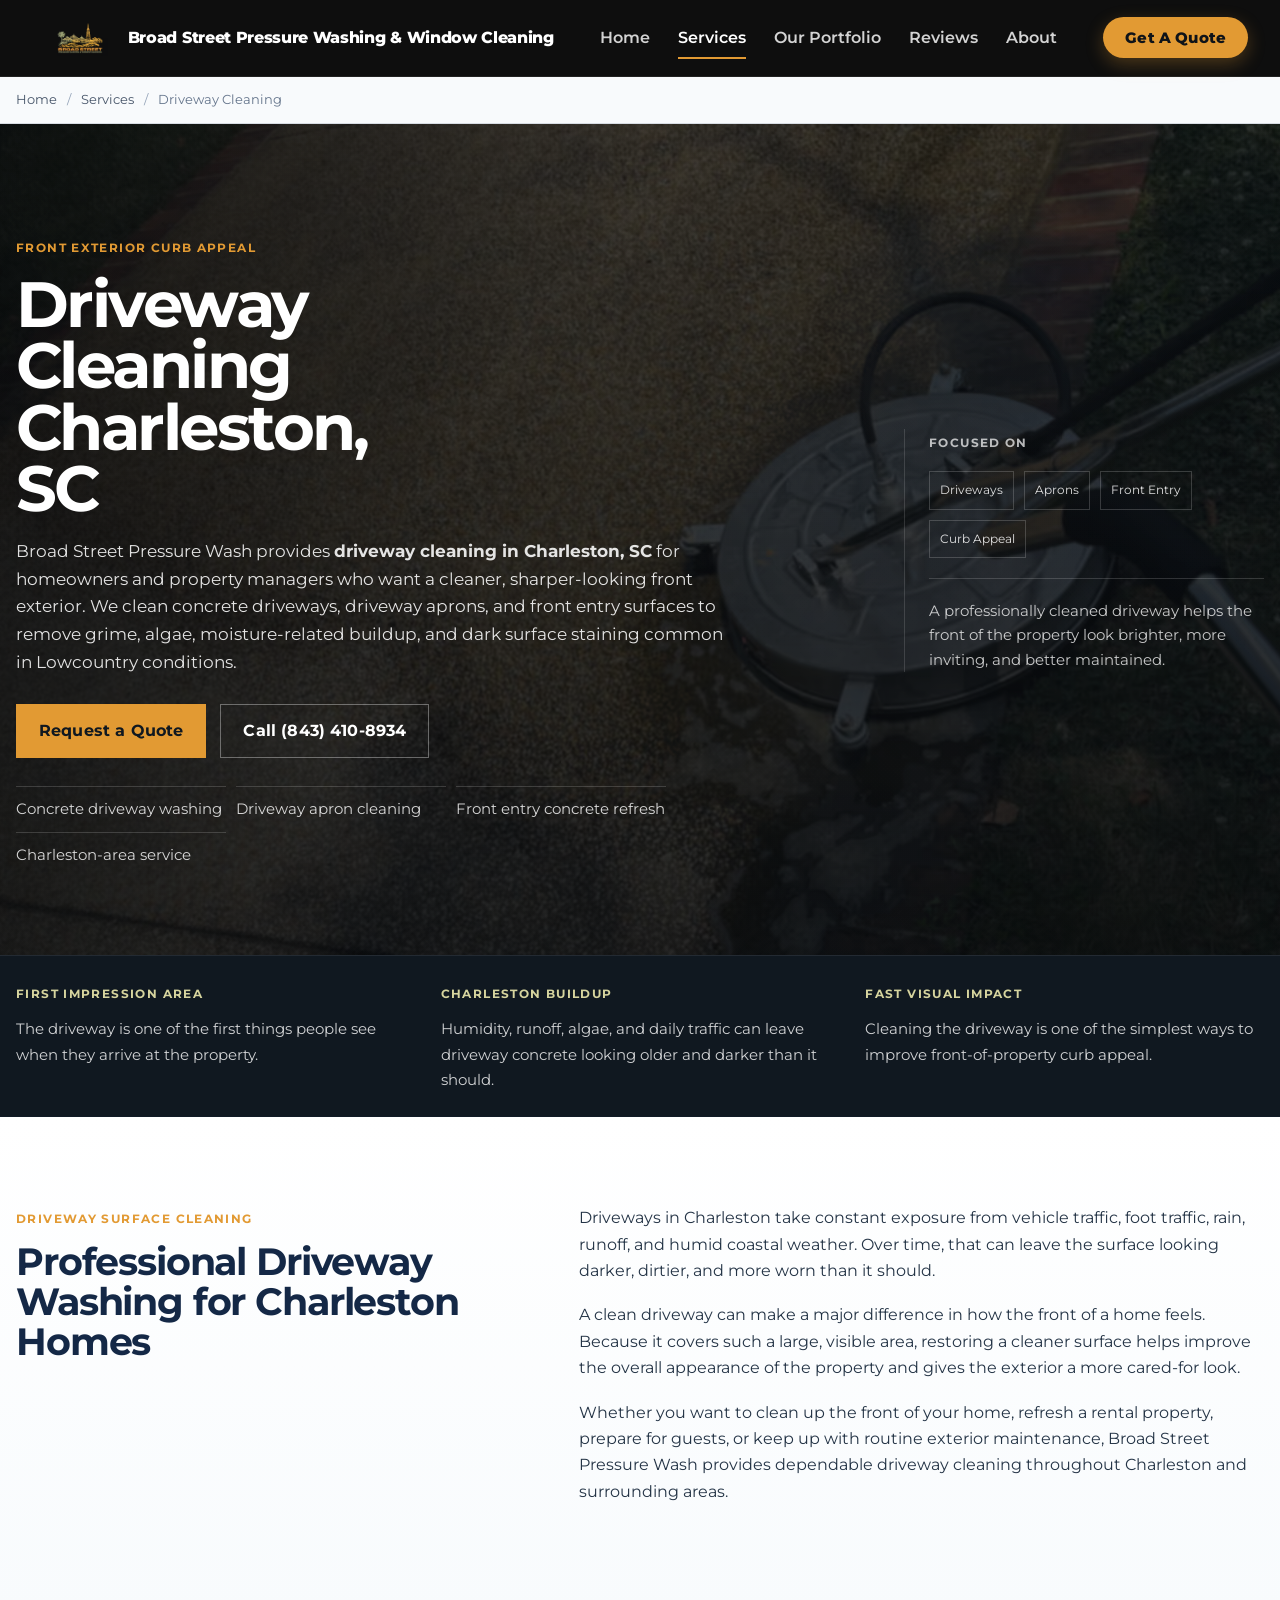
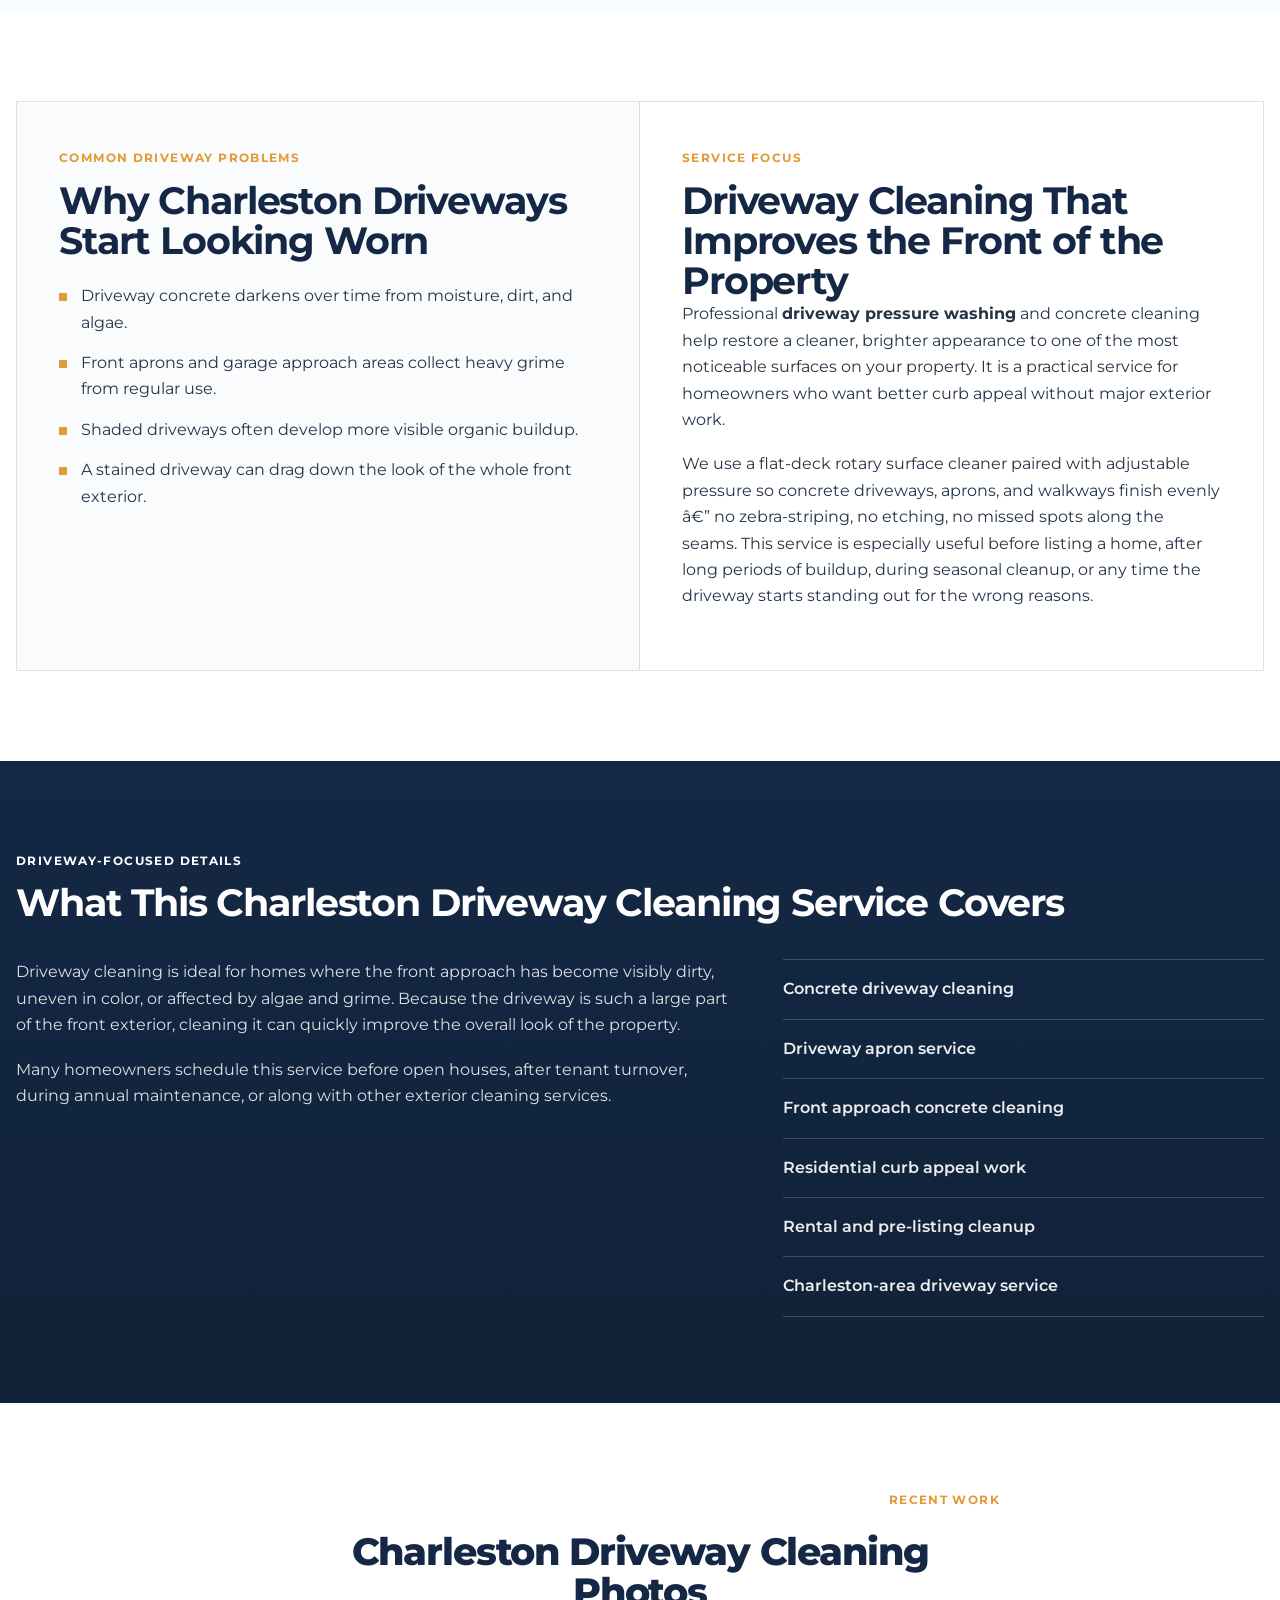
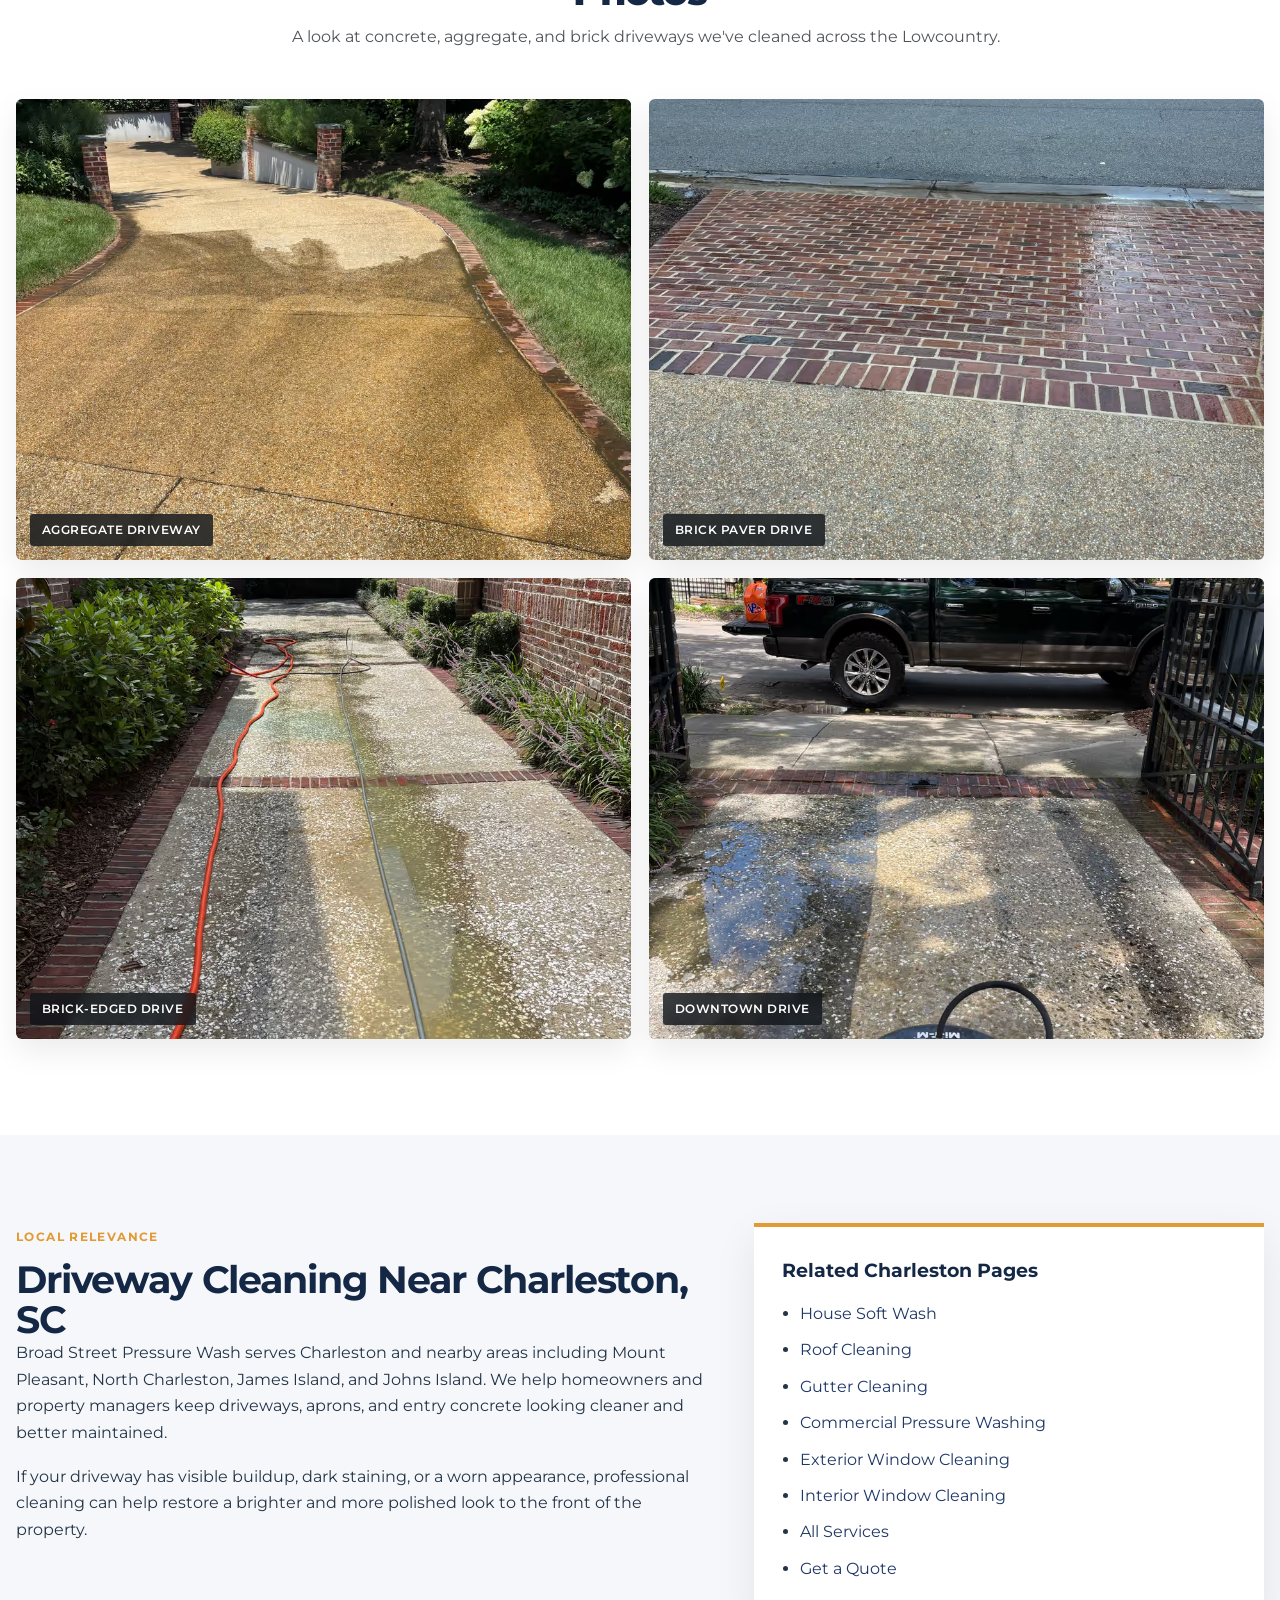
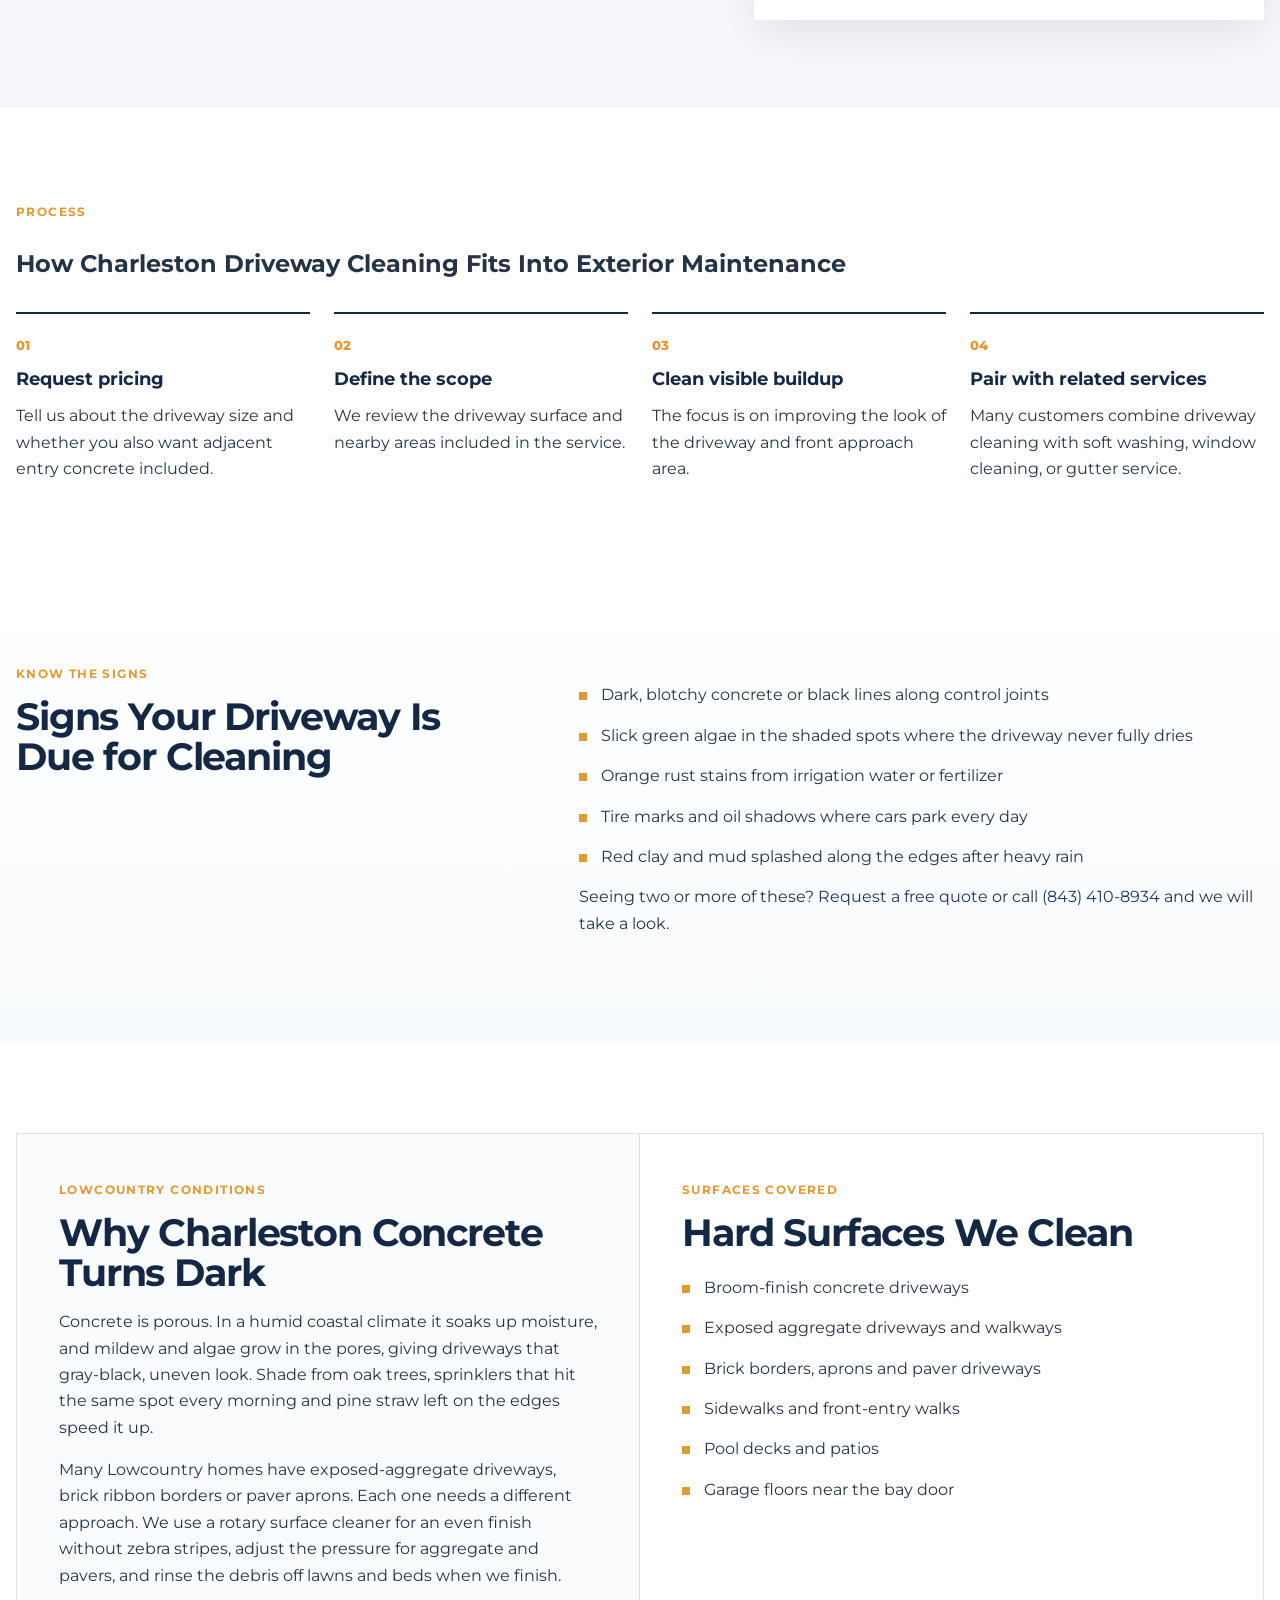
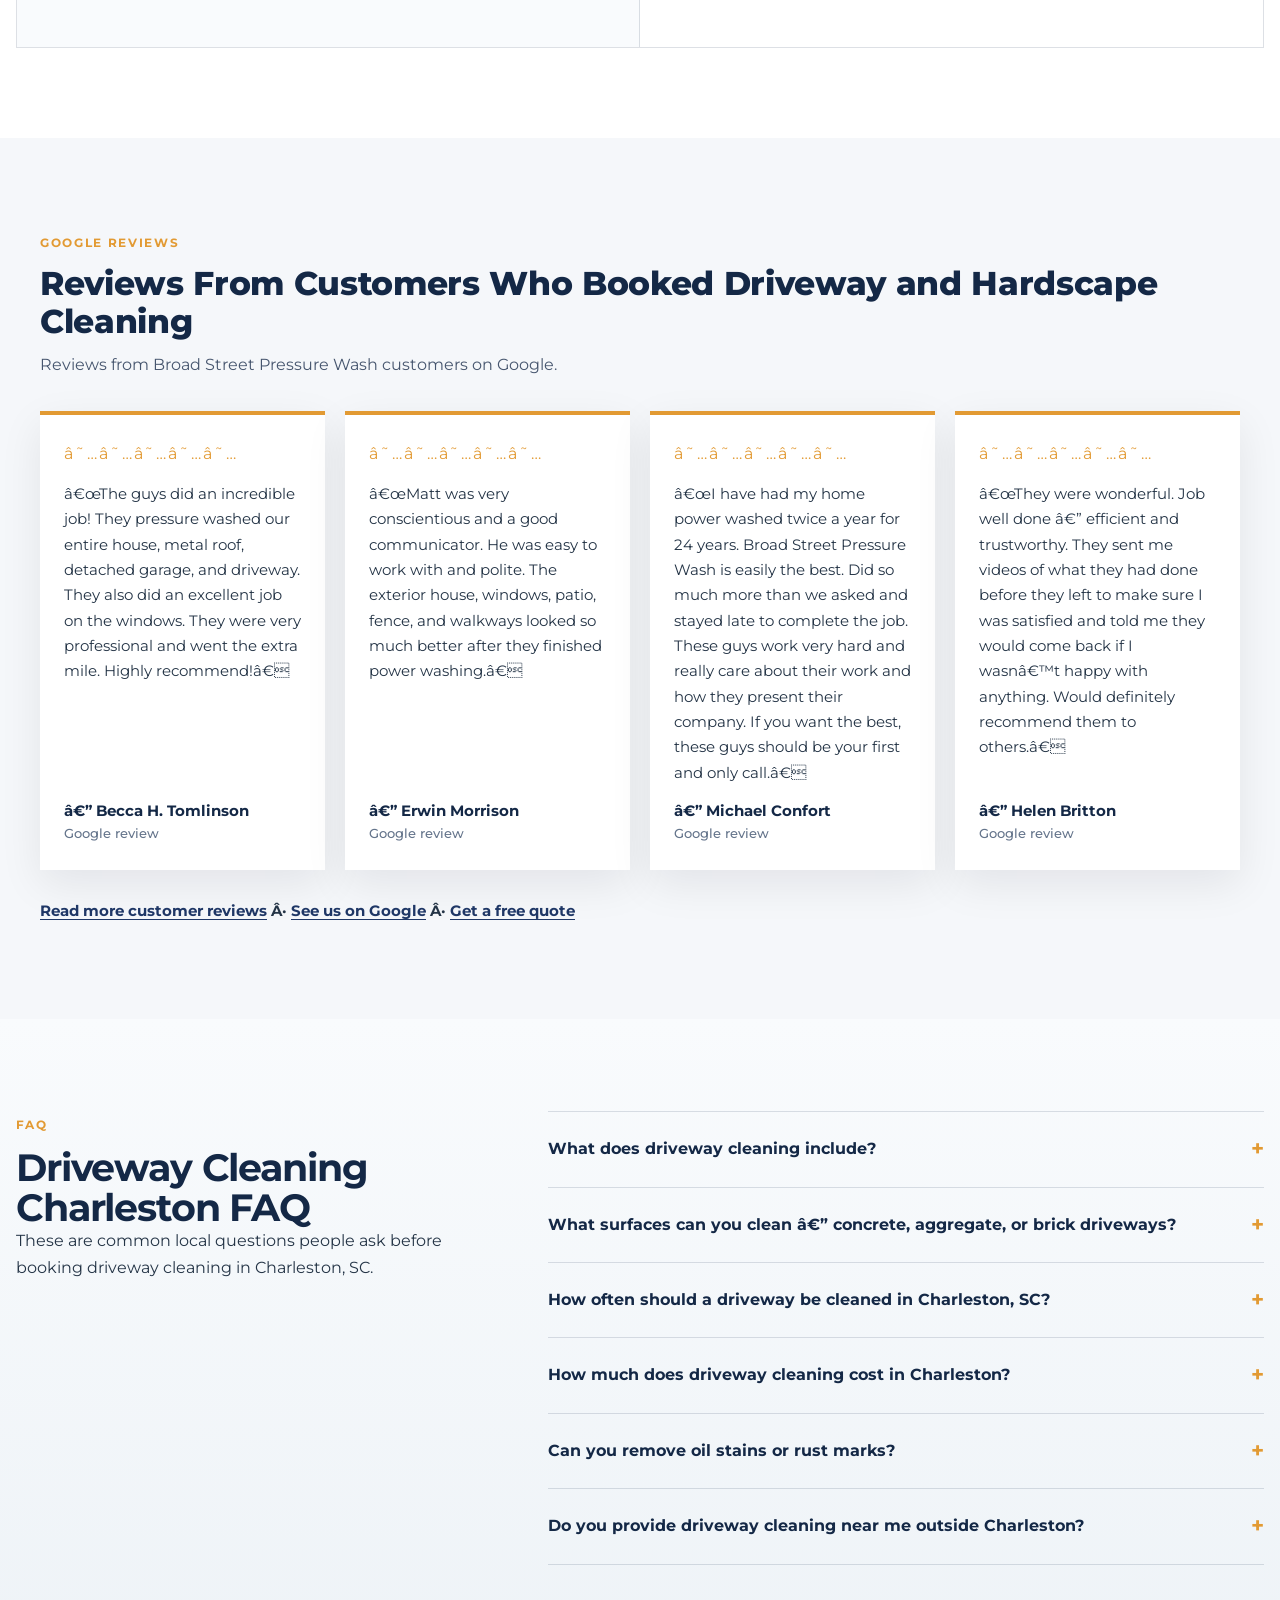
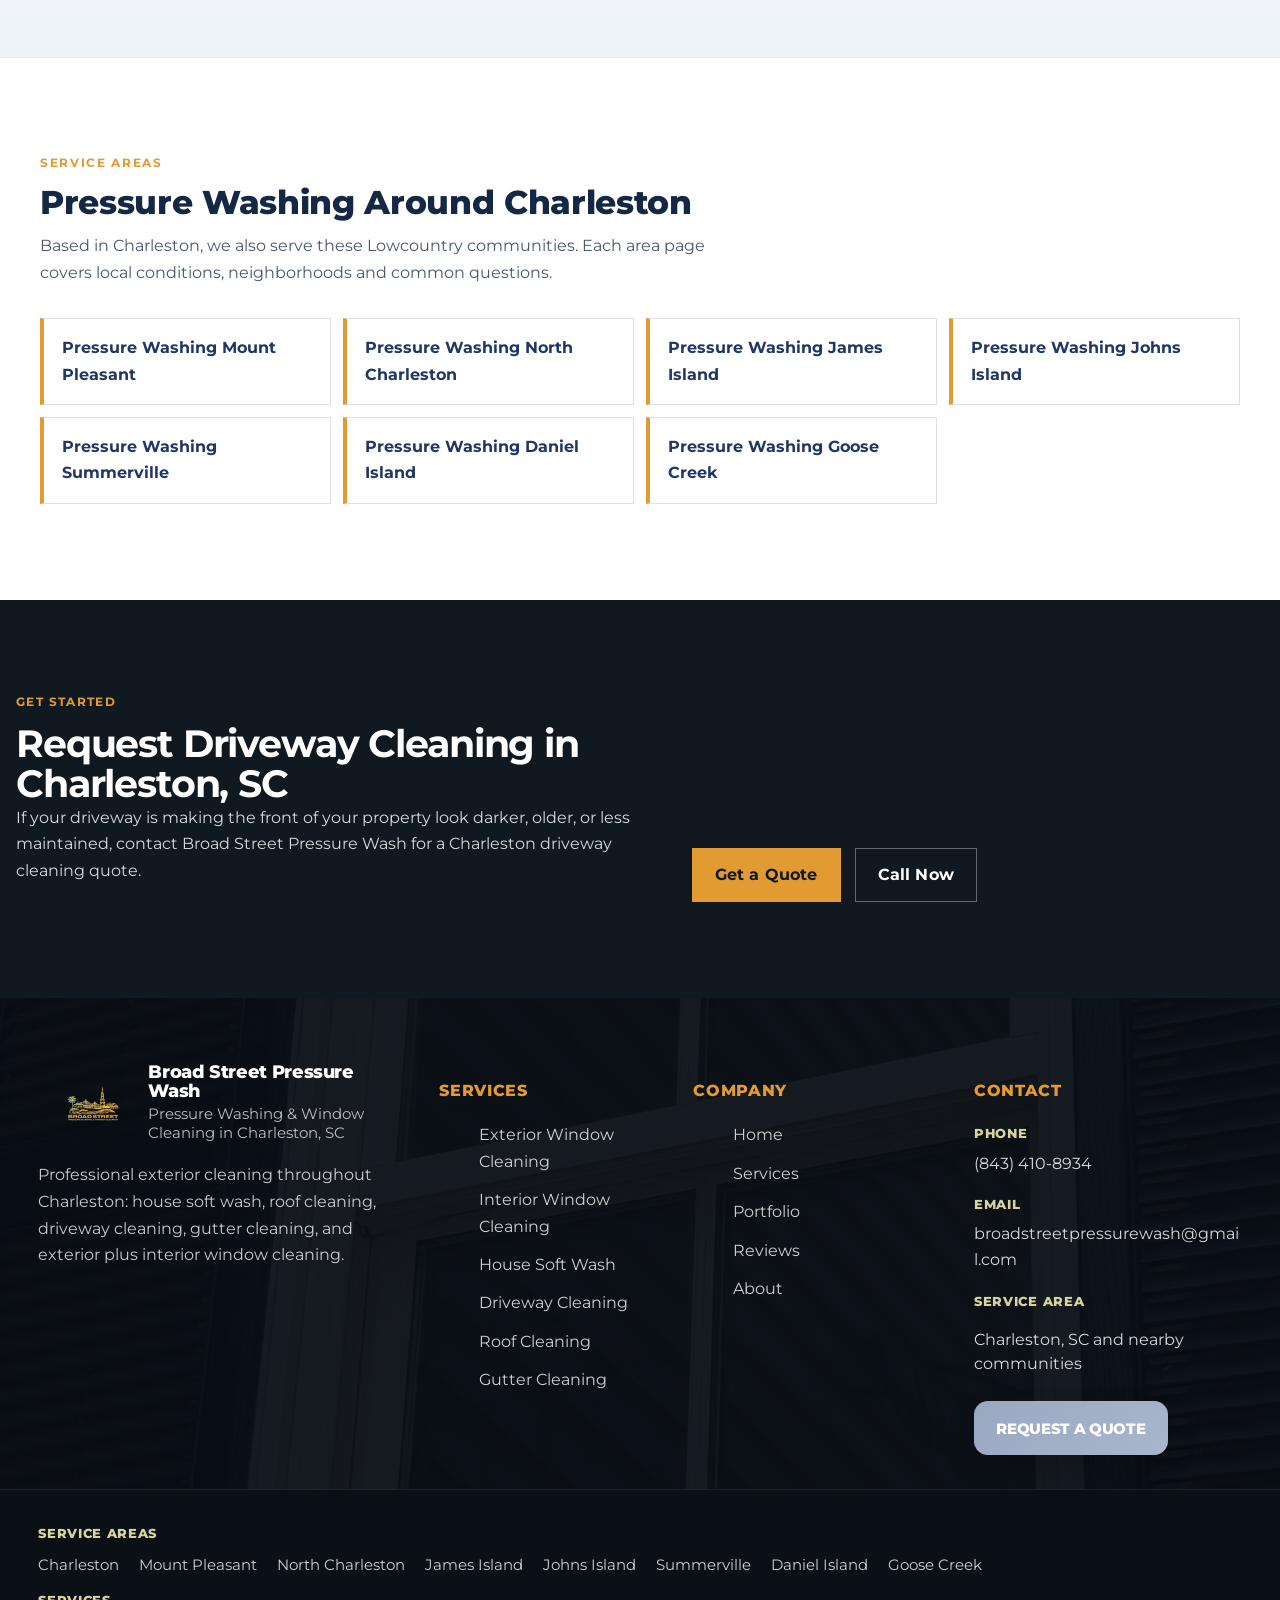
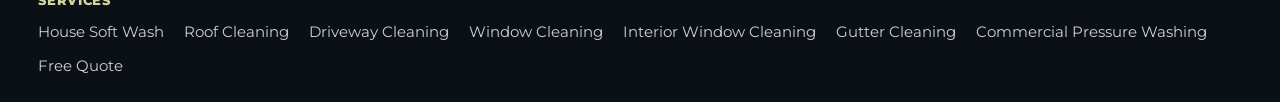
<file: service_areas/charleston/driveway-cleaning-charleston.html>
<!DOCTYPE html>
<html lang="en">
<head>
  <!-- Google tag (gtag.js) -->
  <script async src="https://www.googletagmanager.com/gtag/js?id=G-K0SS6ZGL0C"></script>
  <script>
    window.dataLayer = window.dataLayer || [];
    function gtag(){dataLayer.push(arguments);}
    gtag('js', new Date());
    gtag('config', 'G-K0SS6ZGL0C');
  </script>
  <!-- Meta Pixel Code -->
  <script>
    !function(f,b,e,v,n,t,s)
    {if(f.fbq)return;n=f.fbq=function(){n.callMethod?
    n.callMethod.apply(n,arguments):n.queue.push(arguments)};
    if(!f._fbq)f._fbq=n;n.push=n;n.loaded=!0;n.version='2.0';
    n.queue=[];t=b.createElement(e);t.async=!0;
    t.src=v;s=b.getElementsByTagName(e)[0];
    s.parentNode.insertBefore(t,s)}(window, document,'script',
    'https://connect.facebook.net/en_US/fbevents.js');
    fbq('init', '1659572542515212');
    fbq('track', 'PageView');
  </script>
  <noscript><img height="1" width="1" style="display:none"
    src="https://www.facebook.com/tr?id=1659572542515212&ev=PageView&noscript=1"
  /></noscript>
  <!-- End Meta Pixel Code -->
  <meta charset="UTF-8" />
  <meta name="viewport" content="width=device-width, initial-scale=1.0" />
  <title>Driveway Cleaning Charleston, SC | Broad Street</title>
  <meta name="description" content="Driveway cleaning in Charleston, SC for concrete, exposed aggregate and pavers. Surface-cleaner pressure washing lifts algae, mildew and grime. Free quotes." />
  <meta name="robots" content="index, follow, max-image-preview:large" />
  <link rel="canonical" href="https://broadstpressurewash.com/service_areas/charleston/driveway-cleaning-charleston" />
  <meta property="og:type" content="website" />
  <meta property="og:site_name" content="Broad Street Pressure Wash" />
  <meta property="og:locale" content="en_US" />
  <meta property="og:title" content="Driveway Cleaning Charleston, SC | Broad Street" />
  <meta property="og:description" content="Driveway cleaning in Charleston, SC for concrete, exposed aggregate and pavers. Surface-cleaner pressure washing lifts algae, mildew and grime. Free quotes." />
  <meta property="og:url" content="https://broadstpressurewash.com/service_areas/charleston/driveway-cleaning-charleston" />
  <meta property="og:image" content="https://broadstpressurewash.com/images/optimized/driveway-cleaning-charleston-sc-surface-cleaner-aggregate-960.jpg" />
  <meta name="twitter:card" content="summary_large_image" />
  <meta name="twitter:title" content="Driveway Cleaning Charleston, SC | Broad Street" />
  <meta name="twitter:description" content="Driveway cleaning in Charleston, SC for concrete, exposed aggregate and pavers. Surface-cleaner pressure washing lifts algae, mildew and grime. Free quotes." />
  <meta name="twitter:image" content="https://broadstpressurewash.com/images/optimized/driveway-cleaning-charleston-sc-surface-cleaner-aggregate-960.jpg" />
  <link rel="preload" as="image" type="image/avif" href="/images/optimized/driveway-cleaning-charleston-sc-surface-cleaner-aggregate-hero-960.avif" media="(max-width: 768px)" fetchpriority="high" />
  <link rel="preload" as="image" type="image/avif" href="/images/optimized/driveway-cleaning-charleston-sc-surface-cleaner-aggregate-hero-1600.avif" media="(min-width: 769px)" fetchpriority="high" />
  <link rel="icon" type="image/x-icon" href="/favicon.ico" />
  <link rel="icon" type="image/png" sizes="32x32" href="/favicon-32.png" />
  <link rel="icon" type="image/png" sizes="192x192" href="/favicon-192.png" />
  <meta name="author" content="Broad Street Pressure Wash" />
  <meta name="theme-color" content="#0d1218" />

  <link rel="preconnect" href="https://fonts.googleapis.com" />
  <link rel="preconnect" href="https://fonts.gstatic.com" crossorigin />
  <link rel="preload" as="style" href="https://fonts.googleapis.com/css2?family=Montserrat:wght@400;500;600;700;800;900&display=swap" />
  <link rel="stylesheet" href="https://fonts.googleapis.com/css2?family=Montserrat:wght@400;500;600;700;800;900&display=swap" media="print" onload="this.media='all'" />
  <noscript><link rel="stylesheet" href="https://fonts.googleapis.com/css2?family=Montserrat:wght@400;500;600;700;800;900&display=swap" /></noscript>

  <link rel="stylesheet" href="/styles/global-css.css?v=20261020" />
  <link rel="stylesheet" href="/styles/service-charleston.css?v=20261020" />
  <script type="application/ld+json">
{
 "@context": "https://schema.org",
 "@graph": [
  {
   "@type": "HomeAndConstructionBusiness",
   "@id": "https://broadstpressurewash.com/#business",
   "name": "Broad Street Pressure Wash",
   "alternateName": "Broad Street Pressure Washing & Window Cleaning",
   "url": "https://broadstpressurewash.com/",
   "telephone": "+1-843-410-8934",
   "email": "broadstreetpressurewash@gmail.com",
   "logo": "https://broadstpressurewash.com/images/logo/broadstpressurewash-logo.png",
   "image": [
    "https://broadstpressurewash.com/images/optimized/historic-home-exterior-cleaning-downtown-charleston-sc-960.jpg",
    "https://broadstpressurewash.com/images/optimized/house-soft-wash-charleston-sc-lowcountry-home-960.jpg",
    "https://broadstpressurewash.com/images/optimized/driveway-cleaning-charleston-sc-surface-cleaner-aggregate-960.jpg"
   ],
   "priceRange": "$",
   "address": {
    "@type": "PostalAddress",
    "addressLocality": "Charleston",
    "addressRegion": "SC",
    "addressCountry": "US"
   },
   "areaServed": [
    {
     "@type": "City",
     "name": "Charleston, SC"
    },
    {
     "@type": "City",
     "name": "Mount Pleasant, SC"
    },
    {
     "@type": "City",
     "name": "North Charleston, SC"
    },
    {
     "@type": "City",
     "name": "James Island, SC"
    },
    {
     "@type": "City",
     "name": "Johns Island, SC"
    },
    {
     "@type": "City",
     "name": "Summerville, SC"
    },
    {
     "@type": "City",
     "name": "Daniel Island, SC"
    },
    {
     "@type": "City",
     "name": "Goose Creek, SC"
    }
   ],
   "openingHoursSpecification": [
    {
     "@type": "OpeningHoursSpecification",
     "dayOfWeek": [
      "Monday",
      "Tuesday",
      "Wednesday",
      "Thursday",
      "Friday",
      "Saturday",
      "Sunday"
     ],
     "opens": "09:00",
     "closes": "17:00"
    }
   ],
   "sameAs": [
    "https://www.instagram.com/broadstreetpressurewash/",
    "https://www.google.com/maps?cid=407328406181369828"
   ],
   "hasOfferCatalog": {
    "@type": "OfferCatalog",
    "name": "Exterior cleaning services",
    "itemListElement": [
     {
      "@type": "Offer",
      "itemOffered": {
       "@type": "Service",
       "name": "House Washing (Soft Wash)",
       "url": "https://broadstpressurewash.com/service_areas/charleston/soft-washing-charleston"
      }
     },
     {
      "@type": "Offer",
      "itemOffered": {
       "@type": "Service",
       "name": "Roof Cleaning",
       "url": "https://broadstpressurewash.com/service_areas/charleston/roof-cleaning-charleston"
      }
     },
     {
      "@type": "Offer",
      "itemOffered": {
       "@type": "Service",
       "name": "Driveway Cleaning",
       "url": "https://broadstpressurewash.com/service_areas/charleston/driveway-cleaning-charleston"
      }
     },
     {
      "@type": "Offer",
      "itemOffered": {
       "@type": "Service",
       "name": "Exterior Window Cleaning",
       "url": "https://broadstpressurewash.com/service_areas/charleston/exterior-window-cleaning-charleston"
      }
     },
     {
      "@type": "Offer",
      "itemOffered": {
       "@type": "Service",
       "name": "Interior Window Cleaning",
       "url": "https://broadstpressurewash.com/service_areas/charleston/interior-window-cleaning-charleston"
      }
     },
     {
      "@type": "Offer",
      "itemOffered": {
       "@type": "Service",
       "name": "Gutter Cleaning",
       "url": "https://broadstpressurewash.com/service_areas/charleston/gutter-cleaning-charleston"
      }
     },
     {
      "@type": "Offer",
      "itemOffered": {
       "@type": "Service",
       "name": "Commercial Pressure Washing",
       "url": "https://broadstpressurewash.com/service_areas/charleston/commercial-pressure-washing-charleston"
      }
     }
    ]
   }
  },
  {
   "@type": "WebSite",
   "@id": "https://broadstpressurewash.com/#website",
   "url": "https://broadstpressurewash.com/",
   "name": "Broad Street Pressure Wash",
   "publisher": {
    "@id": "https://broadstpressurewash.com/#business"
   }
  },
  {
   "@type": "WebPage",
   "@id": "https://broadstpressurewash.com/service_areas/charleston/driveway-cleaning-charleston#webpage",
   "url": "https://broadstpressurewash.com/service_areas/charleston/driveway-cleaning-charleston",
   "name": "Driveway Cleaning Charleston, SC | Broad Street",
   "description": "Driveway cleaning in Charleston, SC for concrete, exposed aggregate and pavers. Surface-cleaner pressure washing lifts algae, mildew and grime. Free quotes.",
   "isPartOf": {
    "@id": "https://broadstpressurewash.com/#website"
   },
   "about": {
    "@id": "https://broadstpressurewash.com/#business"
   },
   "primaryImageOfPage": {
    "@type": "ImageObject",
    "url": "https://broadstpressurewash.com/images/optimized/driveway-cleaning-charleston-sc-surface-cleaner-aggregate-960.jpg"
   },
   "breadcrumb": {
    "@id": "https://broadstpressurewash.com/service_areas/charleston/driveway-cleaning-charleston#breadcrumb"
   }
  },
  {
   "@type": "BreadcrumbList",
   "@id": "https://broadstpressurewash.com/service_areas/charleston/driveway-cleaning-charleston#breadcrumb",
   "itemListElement": [
    {
     "@type": "ListItem",
     "position": 1,
     "name": "Home",
     "item": "https://broadstpressurewash.com/"
    },
    {
     "@type": "ListItem",
     "position": 2,
     "name": "Services",
     "item": "https://broadstpressurewash.com/services"
    },
    {
     "@type": "ListItem",
     "position": 3,
     "name": "Driveway Cleaning",
     "item": "https://broadstpressurewash.com/service_areas/charleston/driveway-cleaning-charleston"
    }
   ]
  },
  {
   "@type": "Service",
   "@id": "https://broadstpressurewash.com/service_areas/charleston/driveway-cleaning-charleston#service",
   "name": "Driveway Cleaning Charleston, SC",
   "serviceType": "Driveway Cleaning",
   "url": "https://broadstpressurewash.com/service_areas/charleston/driveway-cleaning-charleston",
   "description": "Driveway cleaning in Charleston, SC for concrete, exposed aggregate and pavers. Surface-cleaner pressure washing lifts algae, mildew and grime. Free quotes.",
   "provider": {
    "@id": "https://broadstpressurewash.com/#business"
   },
   "areaServed": [
    {
     "@type": "City",
     "name": "Charleston, SC"
    },
    {
     "@type": "City",
     "name": "Mount Pleasant, SC"
    },
    {
     "@type": "City",
     "name": "North Charleston, SC"
    },
    {
     "@type": "City",
     "name": "James Island, SC"
    },
    {
     "@type": "City",
     "name": "Johns Island, SC"
    },
    {
     "@type": "City",
     "name": "Summerville, SC"
    },
    {
     "@type": "City",
     "name": "Daniel Island, SC"
    },
    {
     "@type": "City",
     "name": "Goose Creek, SC"
    }
   ],
   "image": "https://broadstpressurewash.com/images/optimized/driveway-cleaning-charleston-sc-surface-cleaner-aggregate-960.jpg"
  },
  {
   "@type": "FAQPage",
   "@id": "https://broadstpressurewash.com/service_areas/charleston/driveway-cleaning-charleston#faq",
   "mainEntity": [
    {
     "@type": "Question",
     "name": "What does driveway cleaning include?",
     "acceptedAnswer": {
      "@type": "Answer",
      "text": "A standard driveway cleaning covers the full concrete driveway surface, the driveway apron (the section where the driveway meets the street), and the front entry walkway when requested. We use a flat-deck rotary surface cleaner that pulls grime evenly across the slab, then pressure-rinse the seams, edges, and any areas the surface cleaner can't reach. The result is a uniform finish — no zebra-striping, no missed strips along the joints, no etched surface from over-pressure."
     }
    },
    {
     "@type": "Question",
     "name": "What surfaces can you clean — concrete, aggregate, or brick driveways?",
     "acceptedAnswer": {
      "@type": "Answer",
      "text": "All three. We clean standard broom-finished concrete with a rotary surface cleaner at moderate PSI; exposed aggregate at a slightly lower pressure to avoid loosening the decorative stones; and brick or paver driveways with a soft-wash pre-treatment plus a controlled surface-cleaner pass. The method is matched to the material so the finish stays even and the driveway brightens without surface damage."
     }
    },
    {
     "@type": "Question",
     "name": "How often should a driveway be cleaned in Charleston, SC?",
     "acceptedAnswer": {
      "@type": "Answer",
      "text": "Most Charleston driveways need cleaning once a year — typically in spring after pollen season — to keep up with the algae, mildew, and surface darkening that builds in the Lowcountry's humid climate. Shaded driveways under oak canopy, driveways with frequent vehicle traffic, and rental properties between tenants often need cleaning every 6–9 months. Driveways in newer subdivisions with full sun exposure can sometimes go 18–24 months between washes."
     }
    },
    {
     "@type": "Question",
     "name": "How much does driveway cleaning cost in Charleston?",
     "acceptedAnswer": {
      "@type": "Answer",
      "text": "Most Charleston driveway cleaning jobs run $150–$400. Pricing depends on driveway size (most residential driveways are 400–800 square feet), surface type (concrete is fastest; aggregate and brick take longer), how much staining is present, and whether front walkways or aprons are included. Broad Street Pressure Wash provides a free walk-around quote so the price is locked in before any work starts."
     }
    },
    {
     "@type": "Question",
     "name": "Can you remove oil stains or rust marks?",
     "acceptedAnswer": {
      "@type": "Answer",
      "text": "Most surface staining lifts during a standard cleaning. Old, deep oil saturation and rust marks often lighten significantly but may not disappear completely — concrete is porous and absorbs oil over time. We'll set realistic expectations during the walk-around so you know what to expect before booking. Heavy oil stains sometimes need a separate degreasing pre-treatment, which we'll quote if needed."
     }
    },
    {
     "@type": "Question",
     "name": "Do you provide driveway cleaning near me outside Charleston?",
     "acceptedAnswer": {
      "@type": "Answer",
      "text": "Yes. Broad Street Pressure Wash also serves Mount Pleasant, North Charleston, James Island, Johns Island, Daniel Island, Summerville, Goose Creek, West Ashley, Folly Beach, Sullivan's Island, and Isle of Palms."
     }
    }
   ]
  }
 ]
}
  </script>
</head>
<body>
  <header class="site-header">
    <div class="nav-wrap">
      <a href="/" class="brand" aria-label="Broad Street Pressure Wash Home">
        <picture class="bsp-pic"><source type="image/avif" srcset="/images/optimized/logo-broad-street-pressure-wash-charleston-sc-160.avif 160w, /images/optimized/logo-broad-street-pressure-wash-charleston-sc-320.avif 320w" sizes="(max-width: 640px) 60px, 90px" /><img src="/images/optimized/logo-broad-street-pressure-wash-charleston-sc-160.png" alt="Broad Street Pressure Wash Logo" class="brand-logo" width="160" height="107" decoding="async" /></picture>
        <span class="brand-name">Broad Street Pressure Washing &amp; Window Cleaning</span>
      </a>
      <button class="nav-toggle" aria-label="Toggle navigation menu" aria-expanded="false" aria-controls="main-nav" type="button"><span></span><span></span><span></span></button>
      <nav class="main-nav" id="main-nav" aria-label="Main navigation">
        <ul>
          <li><a href="/">Home</a></li>
          <li><a href="/services" class="active">Services</a></li>
          <li><a href="/portfolio">Our Portfolio</a></li>
          <li><a href="/reviews">Reviews</a></li>
          <li><a href="/about">About</a></li>
          <li class="nav-cta"><a href="/quote" class="btn-nav-quote">Get A Quote</a></li>
        </ul>
      </nav>
    </div>
    <div class="header-mobile-cta">
      <a href="tel:+18434108934" class="hmc-call" aria-label="Call Broad Street Pressure Wash at (843) 410-8934"><svg viewBox="0 0 24 24" width="16" height="16" fill="currentColor" aria-hidden="true"><path d="M6.6 10.8a15.1 15.1 0 0 0 6.6 6.6l2.2-2.2a1 1 0 0 1 1-.25 11.4 11.4 0 0 0 3.6.57 1 1 0 0 1 1 1V20a1 1 0 0 1-1 1A17 17 0 0 1 3 4a1 1 0 0 1 1-1h3.5a1 1 0 0 1 1 1c0 1.25.2 2.45.57 3.57a1 1 0 0 1-.25 1z"/></svg>Call (843) 410-8934</a>
      <a href="/quote" class="hmc-quote">Free Quote</a>
    </div>
  </header>

  <main>
    <nav class="page-crumbs" aria-label="Breadcrumb">
      <div class="container">
        <ol>
          <li><a href="/">Home</a></li>
          <li><a href="/services">Services</a></li>
          <li>Driveway Cleaning</li>
        </ol>
      </div>
    </nav>

    <section class="hero-editorial">
      <div class="hero-media" id="driveway-media"></div>
      <div class="hero-overlay"></div>
      <div class="container hero-grid">
        <div class="hero-copy">
          <span class="eyebrow">Front Exterior Curb Appeal</span>
          <h1>Driveway Cleaning Charleston, SC</h1>
          <p class="hero-lead">
            Broad Street Pressure Wash provides <strong>driveway cleaning in Charleston, SC</strong> for homeowners and property managers who want a cleaner, sharper-looking front exterior. We clean concrete driveways, driveway aprons, and front entry surfaces to remove grime, algae, moisture-related buildup, and dark surface staining common in Lowcountry conditions.
          </p>
          <div class="hero-actions">
            <a href="/quote" class="btn btn-solid">Request a Quote</a>
            <a href="tel:+18434108934" class="btn btn-outline">Call (843) 410-8934</a>
          </div>
          <ul class="hero-points">
            <li>Concrete driveway washing</li>
            <li>Driveway apron cleaning</li>
            <li>Front entry concrete refresh</li>
            <li>Charleston-area service</li>
          </ul>
        </div>
        <aside class="hero-rail">
          <span class="rail-label">Focused on</span>
          <div class="rail-list">
            <span>Driveways</span>
            <span>Aprons</span>
            <span>Front Entry</span>
            <span>Curb Appeal</span>
          </div>
          <div class="rail-divider"></div>
          <p class="rail-copy">A professionally cleaned driveway helps the front of the property look brighter, more inviting, and better maintained.</p>
        </aside>
      </div>
    </section>

    <section class="authority-strip">
      <div class="container authority-inner">
        <div><span class="authority-kicker">First impression area</span><p>The driveway is one of the first things people see when they arrive at the property.</p></div>
        <div><span class="authority-kicker">Charleston buildup</span><p>Humidity, runoff, algae, and daily traffic can leave driveway concrete looking older and darker than it should.</p></div>
        <div><span class="authority-kicker">Fast visual impact</span><p>Cleaning the driveway is one of the simplest ways to improve front-of-property curb appeal.</p></div>
      </div>
    </section>

    <section class="content-band content-band-light">
      <div class="container split-story">
        <div class="story-title">
          <span class="section-tag">Driveway Surface Cleaning</span>
          <h2>Professional Driveway Washing for Charleston Homes</h2>
        </div>
        <div class="story-copy">
          <p>
            Driveways in Charleston take constant exposure from vehicle traffic, foot traffic, rain, runoff, and humid coastal weather. Over time, that can leave the surface looking darker, dirtier, and more worn than it should.
          </p>
          <p>
            A clean driveway can make a major difference in how the front of a home feels. Because it covers such a large, visible area, restoring a cleaner surface helps improve the overall appearance of the property and gives the exterior a more cared-for look.
          </p>
          <p>
            Whether you want to clean up the front of your home, refresh a rental property, prepare for guests, or keep up with routine exterior maintenance, Broad Street Pressure Wash provides dependable driveway cleaning throughout Charleston and surrounding areas.
          </p>
        </div>
      </div>
    </section>

    <section class="problem-solution">
      <div class="container problem-grid">
        <div class="problem-panel">
          <span class="section-tag">Common Driveway Problems</span>
          <h2>Why Charleston Driveways Start Looking Worn</h2>
          <ul class="checklist">
            <li>Driveway concrete darkens over time from moisture, dirt, and algae.</li>
            <li>Front aprons and garage approach areas collect heavy grime from regular use.</li>
            <li>Shaded driveways often develop more visible organic buildup.</li>
            <li>A stained driveway can drag down the look of the whole front exterior.</li>
          </ul>
        </div>
        <div class="solution-panel">
          <span class="section-tag">Service Focus</span>
          <h2>Driveway Cleaning That Improves the Front of the Property</h2>
          <p>
            Professional <strong>driveway pressure washing</strong> and concrete cleaning help restore a cleaner, brighter appearance to one of the most noticeable surfaces on your property. It is a practical service for homeowners who want better curb appeal without major exterior work.
          </p>
          <p>
            We use a flat-deck rotary surface cleaner paired with adjustable pressure so concrete driveways, aprons, and walkways finish evenly — no zebra-striping, no etching, no missed spots along the seams. This service is especially useful before listing a home, after long periods of buildup, during seasonal cleanup, or any time the driveway starts standing out for the wrong reasons.
          </p>
        </div>
      </div>
    </section>

    <section class="service-detail-band">
      <div class="container">
        <div class="section-head">
          <div>
            <span class="section-tag">Driveway-Focused Details</span>
            <h2>What This Charleston Driveway Cleaning Service Covers</h2>
          </div>
        </div>
        <div class="detail-columns">
          <div class="detail-copy">
            <p>
              Driveway cleaning is ideal for homes where the front approach has become visibly dirty, uneven in color, or affected by algae and grime. Because the driveway is such a large part of the front exterior, cleaning it can quickly improve the overall look of the property.
            </p>
            <p>
              Many homeowners schedule this service before open houses, after tenant turnover, during annual maintenance, or along with other exterior cleaning services.
            </p>
          </div>
          <ul class="detail-list">
            <li>Concrete driveway cleaning</li>
            <li>Driveway apron service</li>
            <li>Front approach concrete cleaning</li>
            <li>Residential curb appeal work</li>
            <li>Rental and pre-listing cleanup</li>
            <li>Charleston-area driveway service</li>
          </ul>
        </div>
      </div>
    </section>

    <section class="service-gallery">
      <div class="container">
        <div class="section-head">
          <span class="section-tag">Recent Work</span>
          <h2>Charleston Driveway Cleaning Photos</h2>
          <p class="section-lead">A look at concrete, aggregate, and brick driveways we've cleaned across the Lowcountry.</p>
        </div>
        <div class="gallery-grid">
          <figure class="span-6">
            <picture class="bsp-pic"><source type="image/avif" srcset="/images/optimized/exposed-aggregate-driveway-cleaning-charleston-sc-480.avif 480w, /images/optimized/exposed-aggregate-driveway-cleaning-charleston-sc-960.avif 960w" sizes="(max-width: 700px) 100vw, 50vw" /><img src="/images/optimized/exposed-aggregate-driveway-cleaning-charleston-sc-960.jpg" alt="Long aggregate driveway being cleaned in Charleston SC" width="960" height="1280" loading="lazy" decoding="async" /></picture>
            <figcaption>Aggregate driveway</figcaption>
          </figure>
          <figure class="span-6">
            <picture class="bsp-pic"><source type="image/avif" srcset="/images/optimized/brick-border-driveway-pressure-washing-charleston-sc-480.avif 480w, /images/optimized/brick-border-driveway-pressure-washing-charleston-sc-960.avif 960w" sizes="(max-width: 700px) 100vw, 50vw" /><img src="/images/optimized/brick-border-driveway-pressure-washing-charleston-sc-960.jpg" alt="Brick driveway brightening in Charleston SC" width="960" height="1280" loading="lazy" decoding="async" /></picture>
            <figcaption>Brick paver drive</figcaption>
          </figure>
          <figure class="span-6">
            <picture class="bsp-pic"><source type="image/avif" srcset="/images/optimized/narrow-driveway-pressure-washing-charleston-sc-480.avif 480w, /images/optimized/narrow-driveway-pressure-washing-charleston-sc-960.avif 960w" sizes="(max-width: 700px) 100vw, 50vw" /><img src="/images/optimized/narrow-driveway-pressure-washing-charleston-sc-960.jpg" alt="Driveway cleaning with brick edging in Charleston SC" width="960" height="1280" loading="lazy" decoding="async" /></picture>
            <figcaption>Brick-edged drive</figcaption>
          </figure>
          <figure class="span-6">
            <picture class="bsp-pic"><source type="image/avif" srcset="/images/optimized/driveway-surface-cleaning-charleston-sc-in-progress-480.avif 480w, /images/optimized/driveway-surface-cleaning-charleston-sc-in-progress-960.avif 960w" sizes="(max-width: 700px) 100vw, 50vw" /><img src="/images/optimized/driveway-surface-cleaning-charleston-sc-in-progress-960.jpg" alt="Downtown Charleston driveway cleaning" width="960" height="1280" loading="lazy" decoding="async" /></picture>
            <figcaption>Downtown drive</figcaption>
          </figure>
        </div>
      </div>
    </section>

    <section class="local-frame">
      <div class="container local-grid">
        <div class="local-copy">
          <span class="section-tag">Local Relevance</span>
          <h2>Driveway Cleaning Near Charleston, SC</h2>
          <p>
            Broad Street Pressure Wash serves Charleston and nearby areas including Mount Pleasant, North Charleston, James Island, and Johns Island. We help homeowners and property managers keep driveways, aprons, and entry concrete looking cleaner and better maintained.
          </p>
          <p>
            If your driveway has visible buildup, dark staining, or a worn appearance, professional cleaning can help restore a brighter and more polished look to the front of the property.
          </p>
        </div>
        <aside class="local-aside">
          <h3>Related Charleston Pages</h3>
          <ul>
            <li><a href="/service_areas/charleston/soft-washing-charleston">House Soft Wash</a></li>
            <li><a href="/service_areas/charleston/roof-cleaning-charleston">Roof Cleaning</a></li>
            <li><a href="/service_areas/charleston/gutter-cleaning-charleston">Gutter Cleaning</a></li>
            <li><a href="/service_areas/charleston/commercial-pressure-washing-charleston">Commercial Pressure Washing</a></li>
            <li><a href="/service_areas/charleston/exterior-window-cleaning-charleston">Exterior Window Cleaning</a></li>
            <li><a href="/service_areas/charleston/interior-window-cleaning-charleston">Interior Window Cleaning</a></li>
            <li><a href="/services">All Services</a></li>
            <li><a href="/quote">Get a Quote</a></li>
          </ul>
        </aside>
      </div>
    </section>

    <section class="process-timeline">
      <div class="container">
        <span class="section-tag">Process</span>
        <h2>How Charleston Driveway Cleaning Fits Into Exterior Maintenance</h2>
        <div class="timeline">
          <article><span class="step-no">01</span><h3>Request pricing</h3><p>Tell us about the driveway size and whether you also want adjacent entry concrete included.</p></article>
          <article><span class="step-no">02</span><h3>Define the scope</h3><p>We review the driveway surface and nearby areas included in the service.</p></article>
          <article><span class="step-no">03</span><h3>Clean visible buildup</h3><p>The focus is on improving the look of the driveway and front approach area.</p></article>
          <article><span class="step-no">04</span><h3>Pair with related services</h3><p>Many customers combine driveway cleaning with soft washing, window cleaning, or gutter service.</p></article>
        </div>
      </div>
    </section>
    <section class="content-band content-band-light">
      <div class="container split-story">
        <div class="story-title">
          <span class="section-tag">Know the Signs</span>
          <h2>Signs Your Driveway Is Due for Cleaning</h2>
        </div>
        <div class="story-copy">
          <ul class="checklist">
            <li>Dark, blotchy concrete or black lines along control joints</li>
            <li>Slick green algae in the shaded spots where the driveway never fully dries</li>
            <li>Orange rust stains from irrigation water or fertilizer</li>
            <li>Tire marks and oil shadows where cars park every day</li>
            <li>Red clay and mud splashed along the edges after heavy rain</li>
          </ul>
          <p>Seeing two or more of these? <a href="/quote">Request a free quote</a> or call <a href="tel:+18434108934">(843) 410-8934</a> and we will take a look.</p>
        </div>
      </div>
    </section>

    <section class="problem-solution">
      <div class="container problem-grid">
        <div class="problem-panel">
          <span class="section-tag">Lowcountry Conditions</span>
          <h2>Why Charleston Concrete Turns Dark</h2>
          <p>Concrete is porous. In a humid coastal climate it soaks up moisture, and mildew and algae grow in the pores, giving driveways that gray-black, uneven look. Shade from oak trees, sprinklers that hit the same spot every morning and pine straw left on the edges speed it up.</p>
          <p>Many Lowcountry homes have exposed-aggregate driveways, brick ribbon borders or paver aprons. Each one needs a different approach. We use a rotary surface cleaner for an even finish without zebra stripes, adjust the pressure for aggregate and pavers, and rinse the debris off lawns and beds when we finish.</p>
        </div>
        <div class="solution-panel">
          <span class="section-tag">Surfaces Covered</span>
          <h2>Hard Surfaces We Clean</h2>
          <ul class="checklist">
            <li>Broom-finish concrete driveways</li>
            <li>Exposed aggregate driveways and walkways</li>
            <li>Brick borders, aprons and paver driveways</li>
            <li>Sidewalks and front-entry walks</li>
            <li>Pool decks and patios</li>
            <li>Garage floors near the bay door</li>
          </ul>
        </div>
      </div>
    </section>

    <section class="bsp-reviews" aria-labelledby="bsp-reviews-title">
      <div class="bsp-wrap">
        <p class="bsp-kicker">Google Reviews</p>
        <h2 id="bsp-reviews-title">Reviews From Customers Who Booked Driveway and Hardscape Cleaning</h2>
        <p class="bsp-lead">Reviews from Broad Street Pressure Wash customers on Google.</p>
        <div class="bsp-review-grid">
        <figure class="bsp-review">
          <div class="bsp-stars" aria-label="5 out of 5 stars">★★★★★</div>
          <blockquote><p>“The guys did an incredible job! They pressure washed our entire house, metal roof, detached garage, and driveway. They also did an excellent job on the windows. They were very professional and went the extra mile. Highly recommend!”</p></blockquote>
          <figcaption>— Becca H. Tomlinson <span>Google review</span></figcaption>
        </figure>
        <figure class="bsp-review">
          <div class="bsp-stars" aria-label="5 out of 5 stars">★★★★★</div>
          <blockquote><p>“Matt was very conscientious and a good communicator. He was easy to work with and polite. The exterior house, windows, patio, fence, and walkways looked so much better after they finished power washing.”</p></blockquote>
          <figcaption>— Erwin Morrison <span>Google review</span></figcaption>
        </figure>
        <figure class="bsp-review">
          <div class="bsp-stars" aria-label="5 out of 5 stars">★★★★★</div>
          <blockquote><p>“I have had my home power washed twice a year for 24 years. Broad Street Pressure Wash is easily the best. Did so much more than we asked and stayed late to complete the job. These guys work very hard and really care about their work and how they present their company. If you want the best, these guys should be your first and only call.”</p></blockquote>
          <figcaption>— Michael Confort <span>Google review</span></figcaption>
        </figure>
        <figure class="bsp-review">
          <div class="bsp-stars" aria-label="5 out of 5 stars">★★★★★</div>
          <blockquote><p>“They were wonderful. Job well done — efficient and trustworthy. They sent me videos of what they had done before they left to make sure I was satisfied and told me they would come back if I wasn’t happy with anything. Would definitely recommend them to others.”</p></blockquote>
          <figcaption>— Helen Britton <span>Google review</span></figcaption>
        </figure>
        </div>
        <p class="bsp-review-links"><a href="/reviews">Read more customer reviews</a> <span aria-hidden="true">·</span> <a href="https://www.google.com/maps?cid=407328406181369828" target="_blank" rel="noopener noreferrer">See us on Google</a> <span aria-hidden="true">·</span> <a href="/quote">Get a free quote</a></p>
      </div>
    </section>


    <section class="faq-section">
      <div class="container faq-layout">
        <div class="faq-intro">
          <span class="section-tag">FAQ</span>
          <h2>Driveway Cleaning Charleston FAQ</h2>
          <p>These are common local questions people ask before booking driveway cleaning in Charleston, SC.</p>
        </div>
        <div class="faq-list">
          <details class="faq-item"><summary>What does driveway cleaning include?</summary><p>A standard driveway cleaning covers the full concrete driveway surface, the driveway apron (the section where the driveway meets the street), and the front entry walkway when requested. We use a flat-deck rotary surface cleaner that pulls grime evenly across the slab, then pressure-rinse the seams, edges, and any areas the surface cleaner can't reach. The result is a uniform finish — no zebra-striping, no missed strips along the joints, no etched surface from over-pressure.</p></details>
          <details class="faq-item"><summary>What surfaces can you clean — concrete, aggregate, or brick driveways?</summary><p>All three. We clean standard broom-finished concrete with a rotary surface cleaner at moderate PSI; exposed aggregate at a slightly lower pressure to avoid loosening the decorative stones; and brick or paver driveways with a soft-wash pre-treatment plus a controlled surface-cleaner pass. The method is matched to the material so the finish stays even and the driveway brightens without surface damage.</p></details>
          <details class="faq-item"><summary>How often should a driveway be cleaned in Charleston, SC?</summary><p>Most Charleston driveways need cleaning <strong>once a year</strong> — typically in spring after pollen season — to keep up with the algae, mildew, and surface darkening that builds in the Lowcountry's humid climate. Shaded driveways under oak canopy, driveways with frequent vehicle traffic, and rental properties between tenants often need cleaning every 6–9 months. Driveways in newer subdivisions with full sun exposure can sometimes go 18–24 months between washes.</p></details>
          <details class="faq-item"><summary>How much does driveway cleaning cost in Charleston?</summary><p>Most Charleston driveway cleaning jobs run <strong>$150–$400</strong>. Pricing depends on driveway size (most residential driveways are 400–800 square feet), surface type (concrete is fastest; aggregate and brick take longer), how much staining is present, and whether front walkways or aprons are included. Broad Street Pressure Wash provides a free walk-around quote so the price is locked in before any work starts.</p></details>
          <details class="faq-item"><summary>Can you remove oil stains or rust marks?</summary><p>Most surface staining lifts during a standard cleaning. Old, deep oil saturation and rust marks often lighten significantly but may not disappear completely — concrete is porous and absorbs oil over time. We'll set realistic expectations during the walk-around so you know what to expect before booking. Heavy oil stains sometimes need a separate degreasing pre-treatment, which we'll quote if needed.</p></details>
          <details class="faq-item"><summary>Do you provide driveway cleaning near me outside Charleston?</summary><p>Yes. Broad Street Pressure Wash also serves Mount Pleasant, North Charleston, James Island, Johns Island, Daniel Island, Summerville, Goose Creek, West Ashley, Folly Beach, Sullivan's Island, and Isle of Palms.</p></details>
        </div>
      </div>
    </section>
    <section class="bsp-areas" id="service-areas" aria-labelledby="bsp-areas-title">
      <div class="bsp-wrap">
        <p class="bsp-kicker">Service Areas</p>
        <h2 id="bsp-areas-title">Pressure Washing Around Charleston</h2>
        <p class="bsp-lead">Based in Charleston, we also serve these Lowcountry communities. Each area page covers local conditions, neighborhoods and common questions.</p>
        <ul class="bsp-area-list">
          <li><a href="/service_areas/mount-pleasant/pressure-washing-mount-pleasant">Pressure Washing Mount Pleasant</a></li>
          <li><a href="/service_areas/north-charleston/pressure-washing-north-charleston">Pressure Washing North Charleston</a></li>
          <li><a href="/service_areas/james-island/pressure-washing-james-island">Pressure Washing James Island</a></li>
          <li><a href="/service_areas/johns-island/pressure-washing-johns-island">Pressure Washing Johns Island</a></li>
          <li><a href="/service_areas/summerville/pressure-washing-summerville">Pressure Washing Summerville</a></li>
          <li><a href="/service_areas/daniel-island/pressure-washing-daniel-island">Pressure Washing Daniel Island</a></li>
          <li><a href="/service_areas/goose-creek/pressure-washing-goose-creek">Pressure Washing Goose Creek</a></li>
        </ul>
      </div>
    </section>


    <section class="cta-editorial">
      <div class="container cta-grid">
        <div>
          <span class="section-tag">Get Started</span>
          <h2>Request Driveway Cleaning in Charleston, SC</h2>
          <p>If your driveway is making the front of your property look darker, older, or less maintained, contact Broad Street Pressure Wash for a Charleston driveway cleaning quote.</p>
        </div>
        <div class="cta-actions">
          <a href="/quote" class="btn btn-solid">Get a Quote</a>
          <a href="tel:+18434108934" class="btn btn-outline">Call Now</a>
        </div>
      </div>
    </section>
  </main>

  <footer class="site-footer">
    <div class="footer-main">
      <div class="footer-container">
        <div class="footer-column footer-brand">
          <a href="/" class="footer-brand-link">
            <picture class="bsp-pic"><source type="image/avif" srcset="/images/optimized/logo-broad-street-pressure-wash-charleston-sc-160.avif 160w, /images/optimized/logo-broad-street-pressure-wash-charleston-sc-320.avif 320w" sizes="(max-width: 640px) 60px, 90px" /><img src="/images/optimized/logo-broad-street-pressure-wash-charleston-sc-160.png" alt="Broad Street Pressure Wash Logo" class="footer-logo" width="160" height="107" decoding="async" /></picture>
            <div class="footer-brand-text">
              <span class="footer-brand-name">Broad Street Pressure Wash</span>
              <span class="footer-brand-sub">Pressure Washing &amp; Window Cleaning in Charleston, SC</span>
            </div>
          </a>
          <p class="footer-description">Professional exterior cleaning throughout Charleston: house soft wash, roof cleaning, driveway cleaning, gutter cleaning, and exterior plus interior window cleaning.</p>
        </div>
        <div class="footer-column">
          <h3>Services</h3>
          <ul class="footer-links">
            <li><a href="/service_areas/charleston/exterior-window-cleaning-charleston">Exterior Window Cleaning</a></li>
            <li><a href="/service_areas/charleston/interior-window-cleaning-charleston">Interior Window Cleaning</a></li>
            <li><a href="/service_areas/charleston/soft-washing-charleston">House Soft Wash</a></li>
            <li><a href="/service_areas/charleston/driveway-cleaning-charleston">Driveway Cleaning</a></li>
            <li><a href="/service_areas/charleston/roof-cleaning-charleston">Roof Cleaning</a></li>
            <li><a href="/service_areas/charleston/gutter-cleaning-charleston">Gutter Cleaning</a></li>
          </ul>
        </div>
        <div class="footer-column">
          <h3>Company</h3>
          <ul class="footer-links">
            <li><a href="/">Home</a></li>
            <li><a href="/services">Services</a></li>
            <li><a href="/portfolio">Portfolio</a></li>
            <li><a href="/reviews">Reviews</a></li>
            <li><a href="/about">About</a></li>
          </ul>
        </div>
        <div class="footer-column footer-contact">
          <h3>Contact</h3>
          <div class="footer-contact-item"><span class="footer-label">Phone</span><a href="tel:+18434108934">(843) 410-8934</a></div>
          <div class="footer-contact-item"><span class="footer-label">Email</span><a href="mailto:broadstreetpressurewash@gmail.com">broadstreetpressurewash@gmail.com</a></div>
          <div class="footer-contact-item"><span class="footer-label">Service Area</span><p>Charleston, SC and nearby communities</p></div>
          <a href="/quote" class="footer-cta">Request A Quote</a>
        </div>
      </div>
    </div>
      <div class="footer-areas">
        <div class="footer-container">
          <p class="footer-label">Service Areas</p>
          <ul><li><a href="/services">Charleston</a></li><li><a href="/service_areas/mount-pleasant/pressure-washing-mount-pleasant">Mount Pleasant</a></li><li><a href="/service_areas/north-charleston/pressure-washing-north-charleston">North Charleston</a></li><li><a href="/service_areas/james-island/pressure-washing-james-island">James Island</a></li><li><a href="/service_areas/johns-island/pressure-washing-johns-island">Johns Island</a></li><li><a href="/service_areas/summerville/pressure-washing-summerville">Summerville</a></li><li><a href="/service_areas/daniel-island/pressure-washing-daniel-island">Daniel Island</a></li><li><a href="/service_areas/goose-creek/pressure-washing-goose-creek">Goose Creek</a></li></ul>
          <p class="footer-label">Services</p>
          <ul><li><a href="/service_areas/charleston/soft-washing-charleston">House Soft Wash</a></li><li><a href="/service_areas/charleston/roof-cleaning-charleston">Roof Cleaning</a></li><li><a href="/service_areas/charleston/driveway-cleaning-charleston">Driveway Cleaning</a></li><li><a href="/service_areas/charleston/exterior-window-cleaning-charleston">Window Cleaning</a></li><li><a href="/service_areas/charleston/interior-window-cleaning-charleston">Interior Window Cleaning</a></li><li><a href="/service_areas/charleston/gutter-cleaning-charleston">Gutter Cleaning</a></li><li><a href="/service_areas/charleston/commercial-pressure-washing-charleston">Commercial Pressure Washing</a></li><li><a href="/quote">Free Quote</a></li></ul>
        </div>
      </div>

  </footer>

  <script src="/scripts/service-charleston.js?v=20261020"></script>
  <script src="/scripts/main.js?v=20261020"></script>
</body>
</html>
</file>
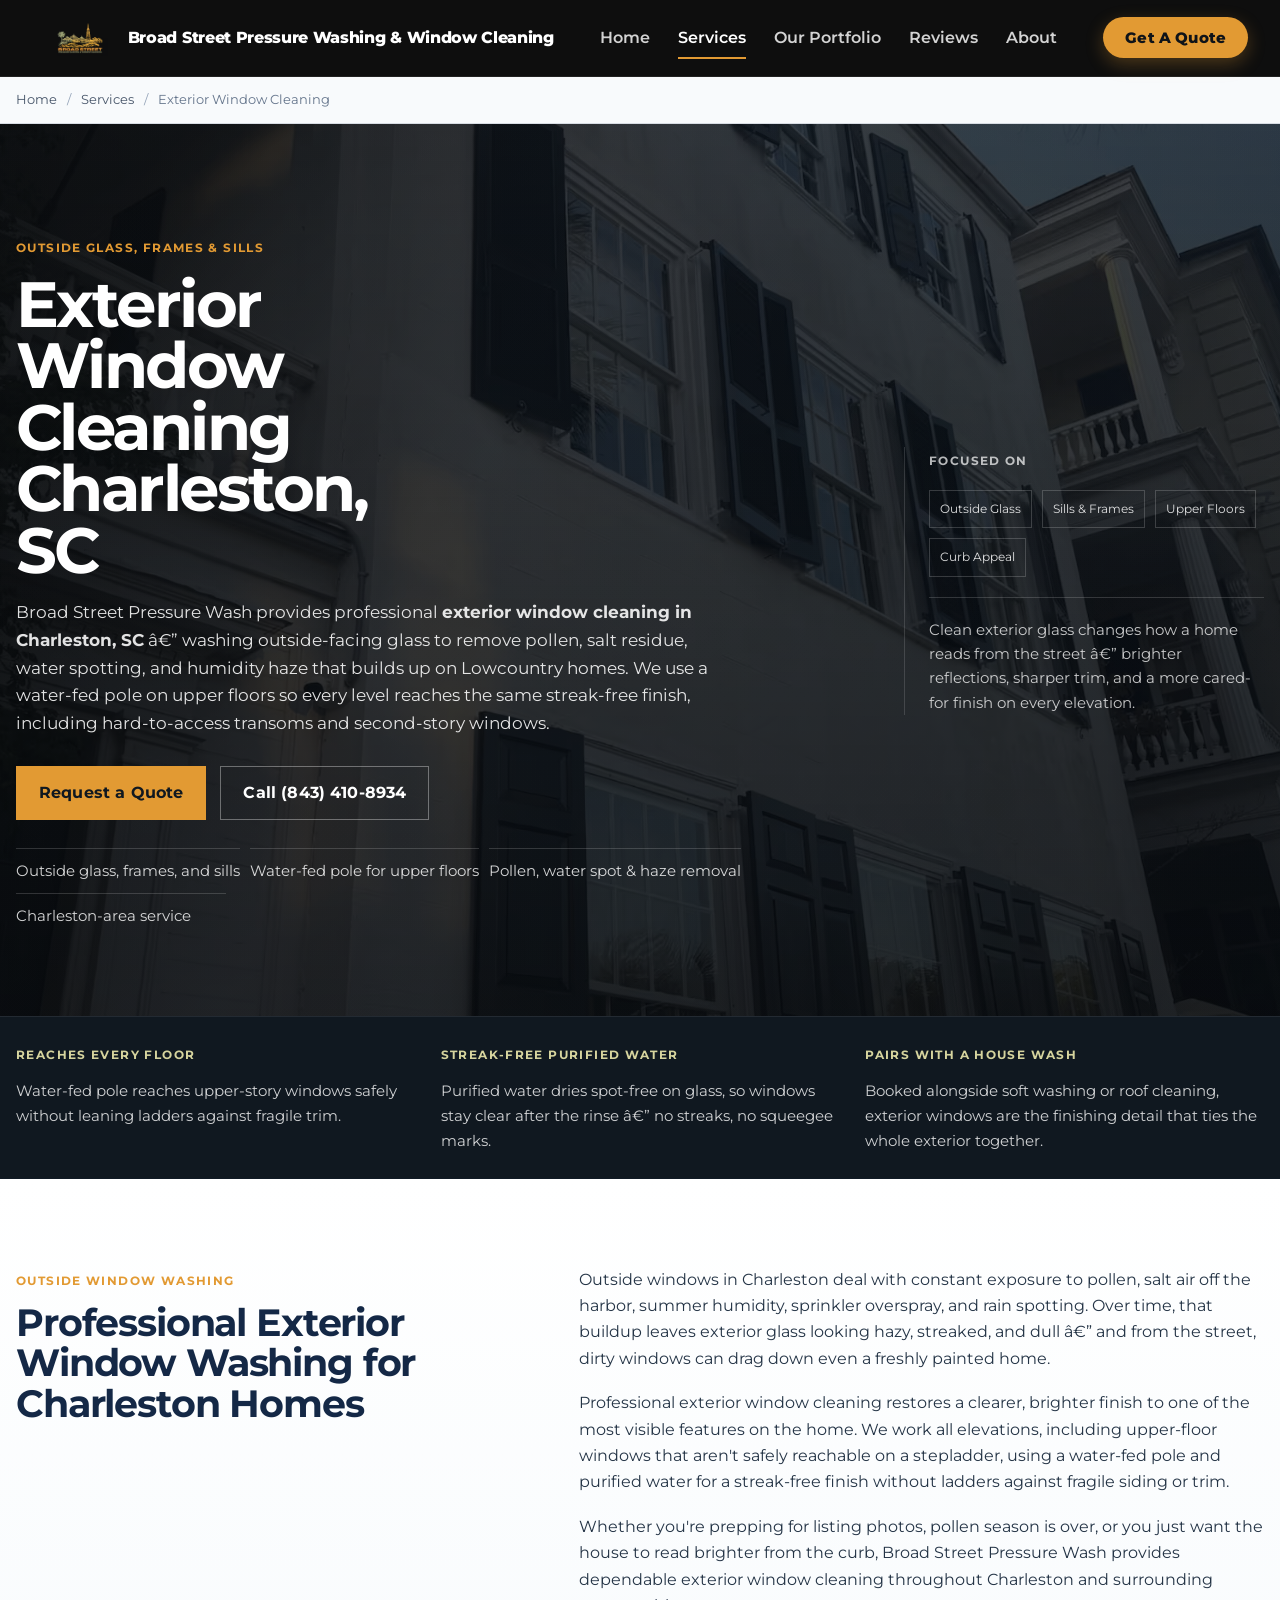
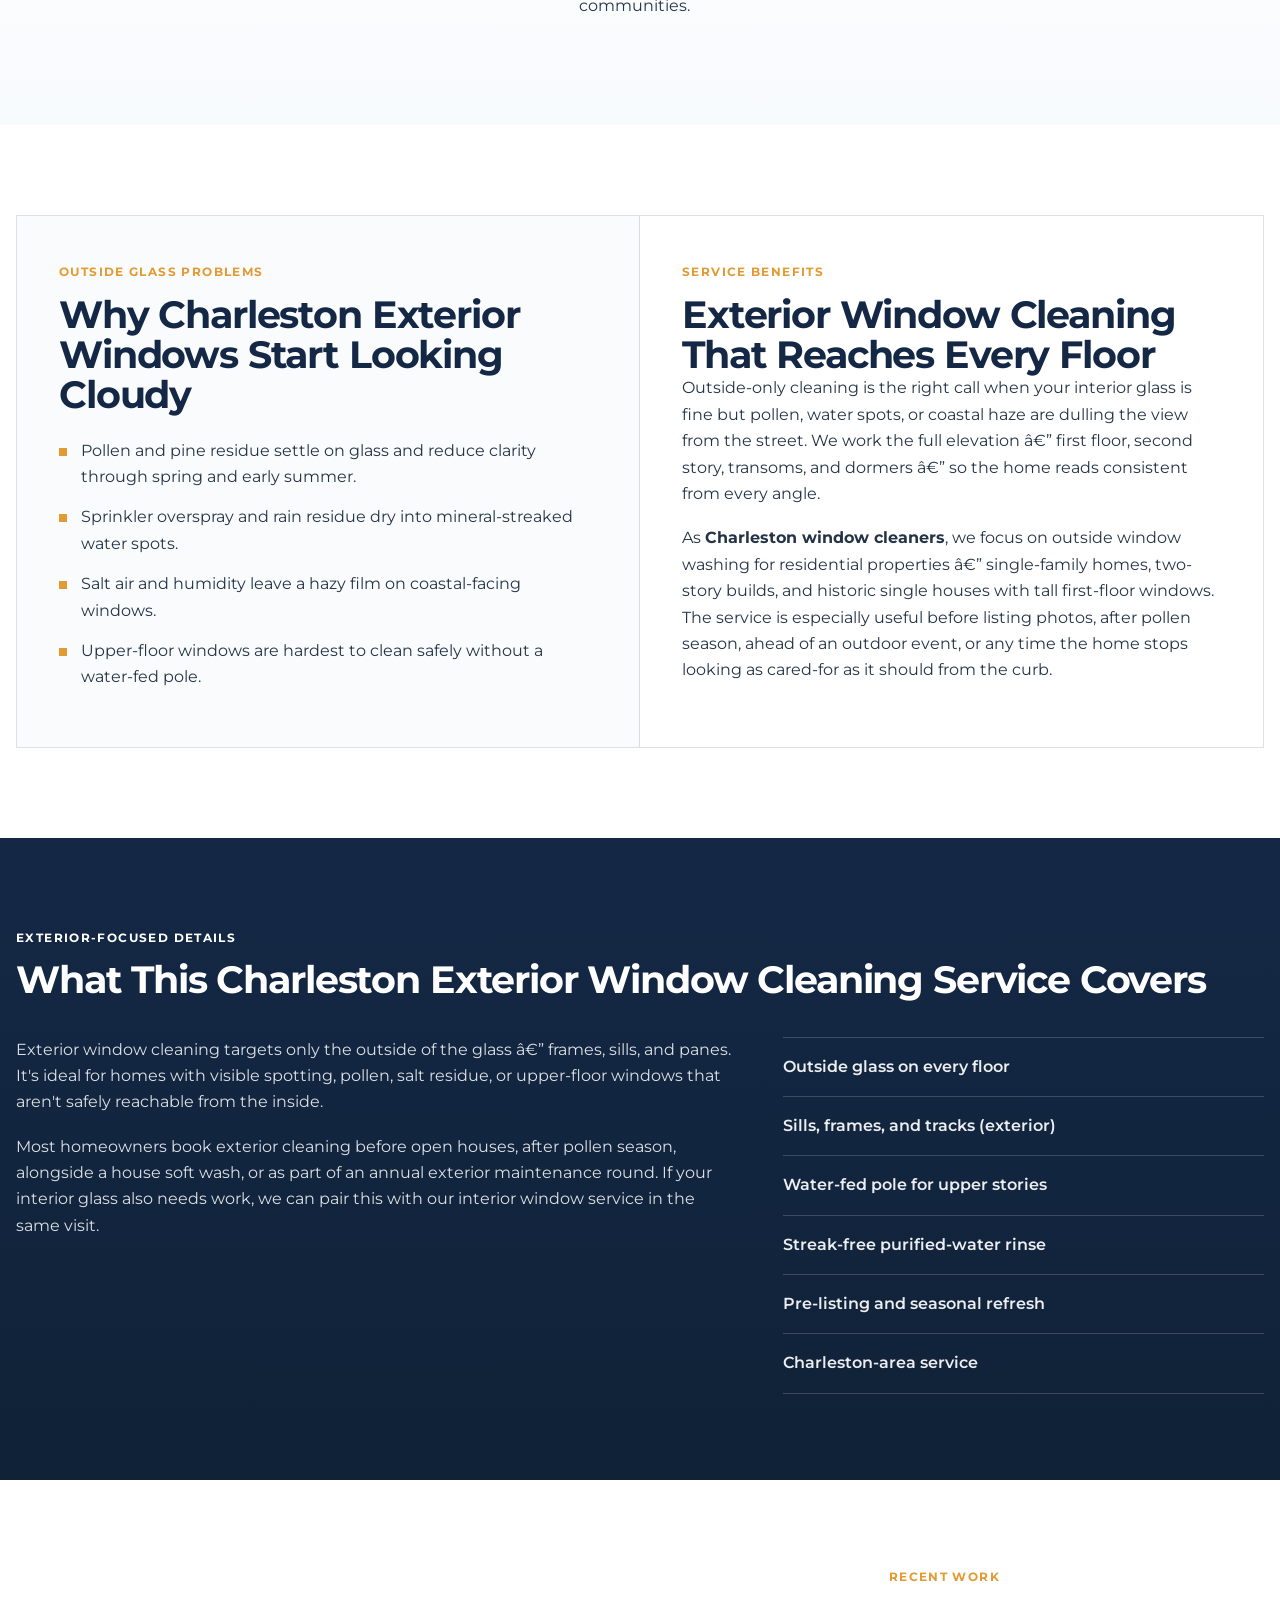
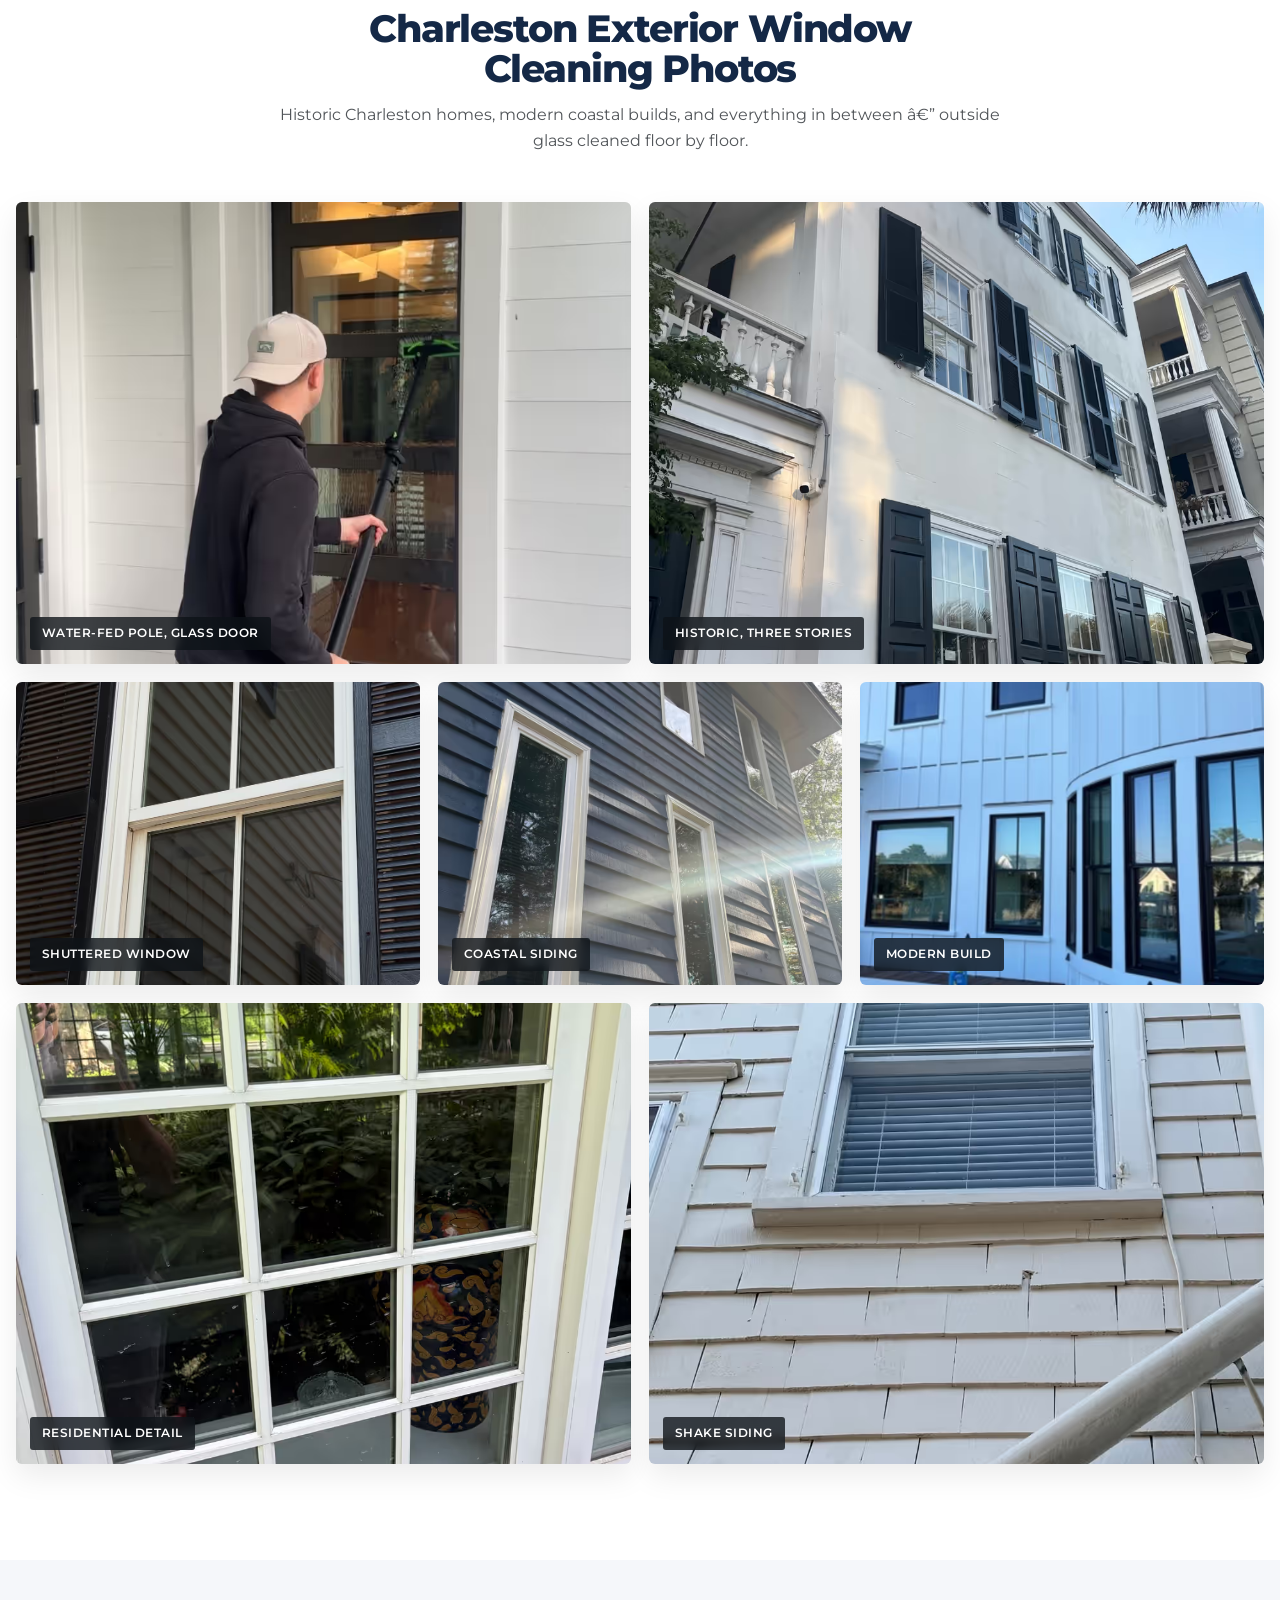
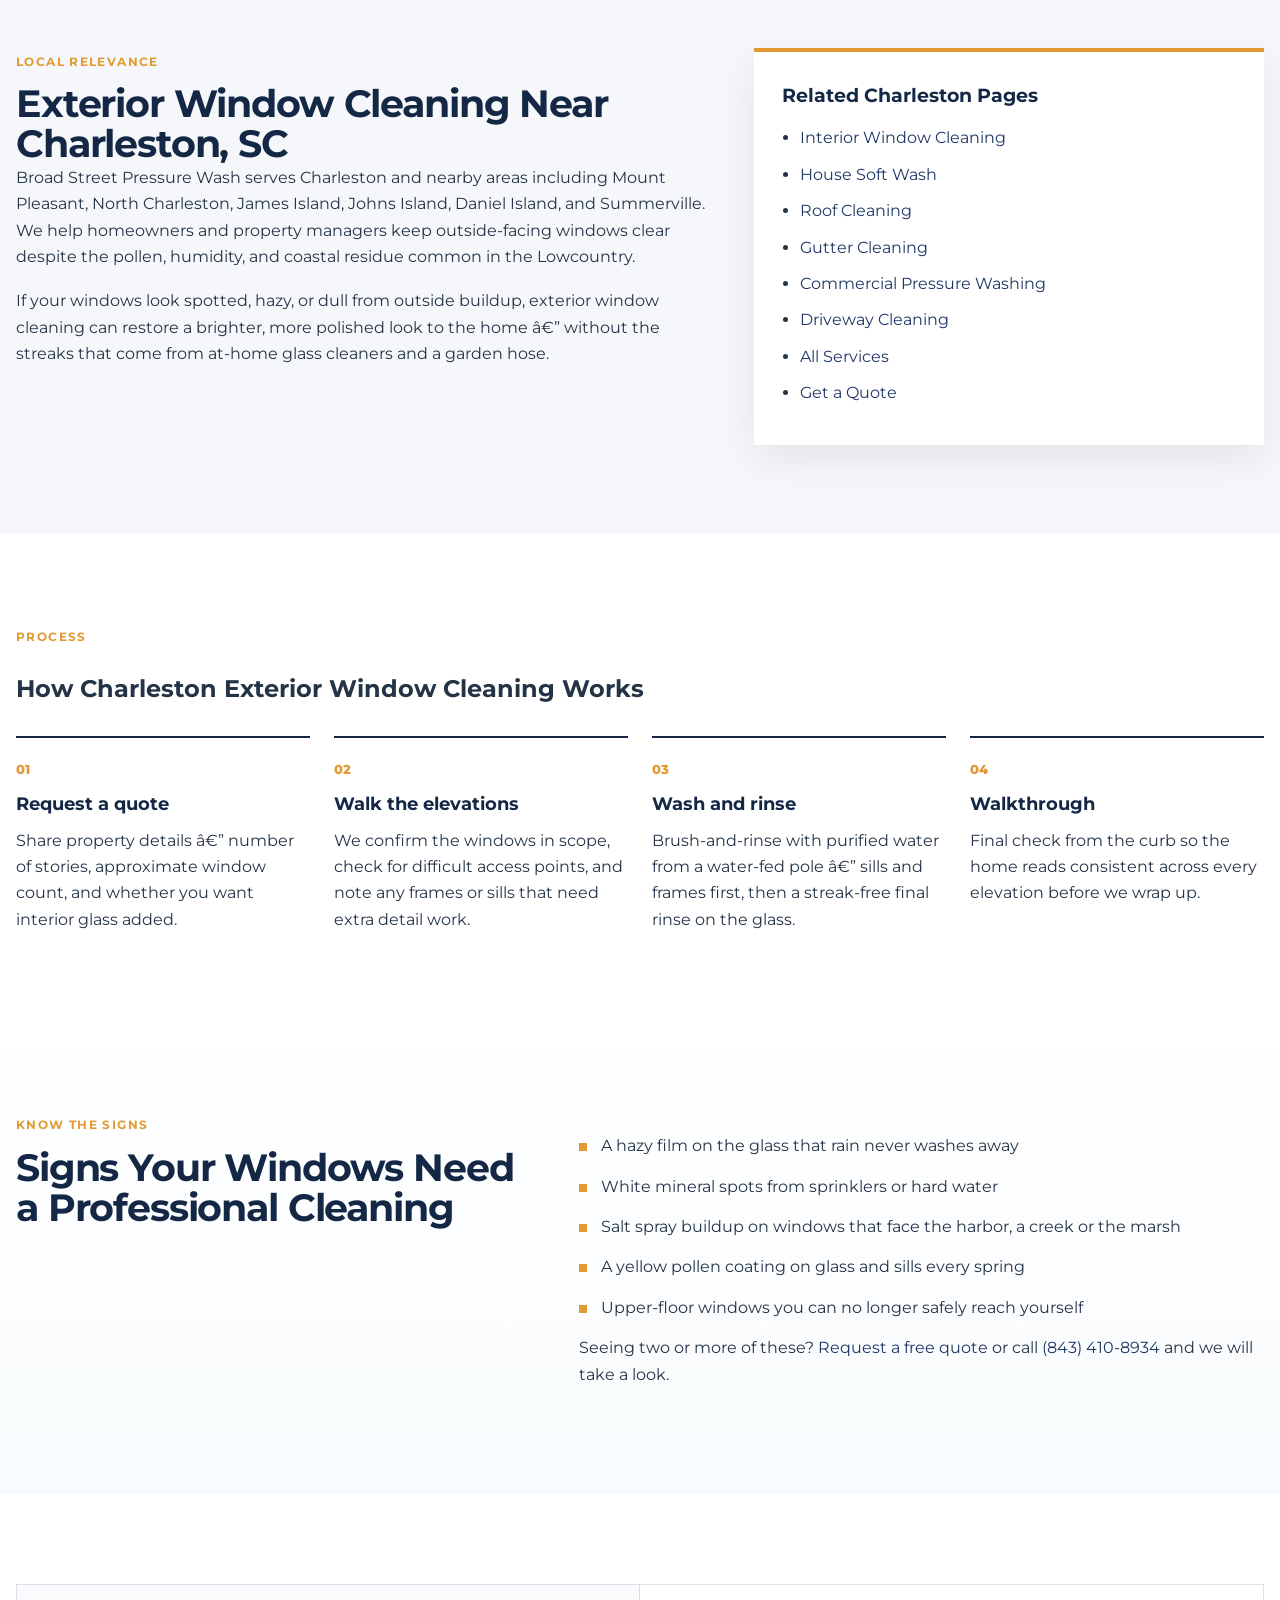
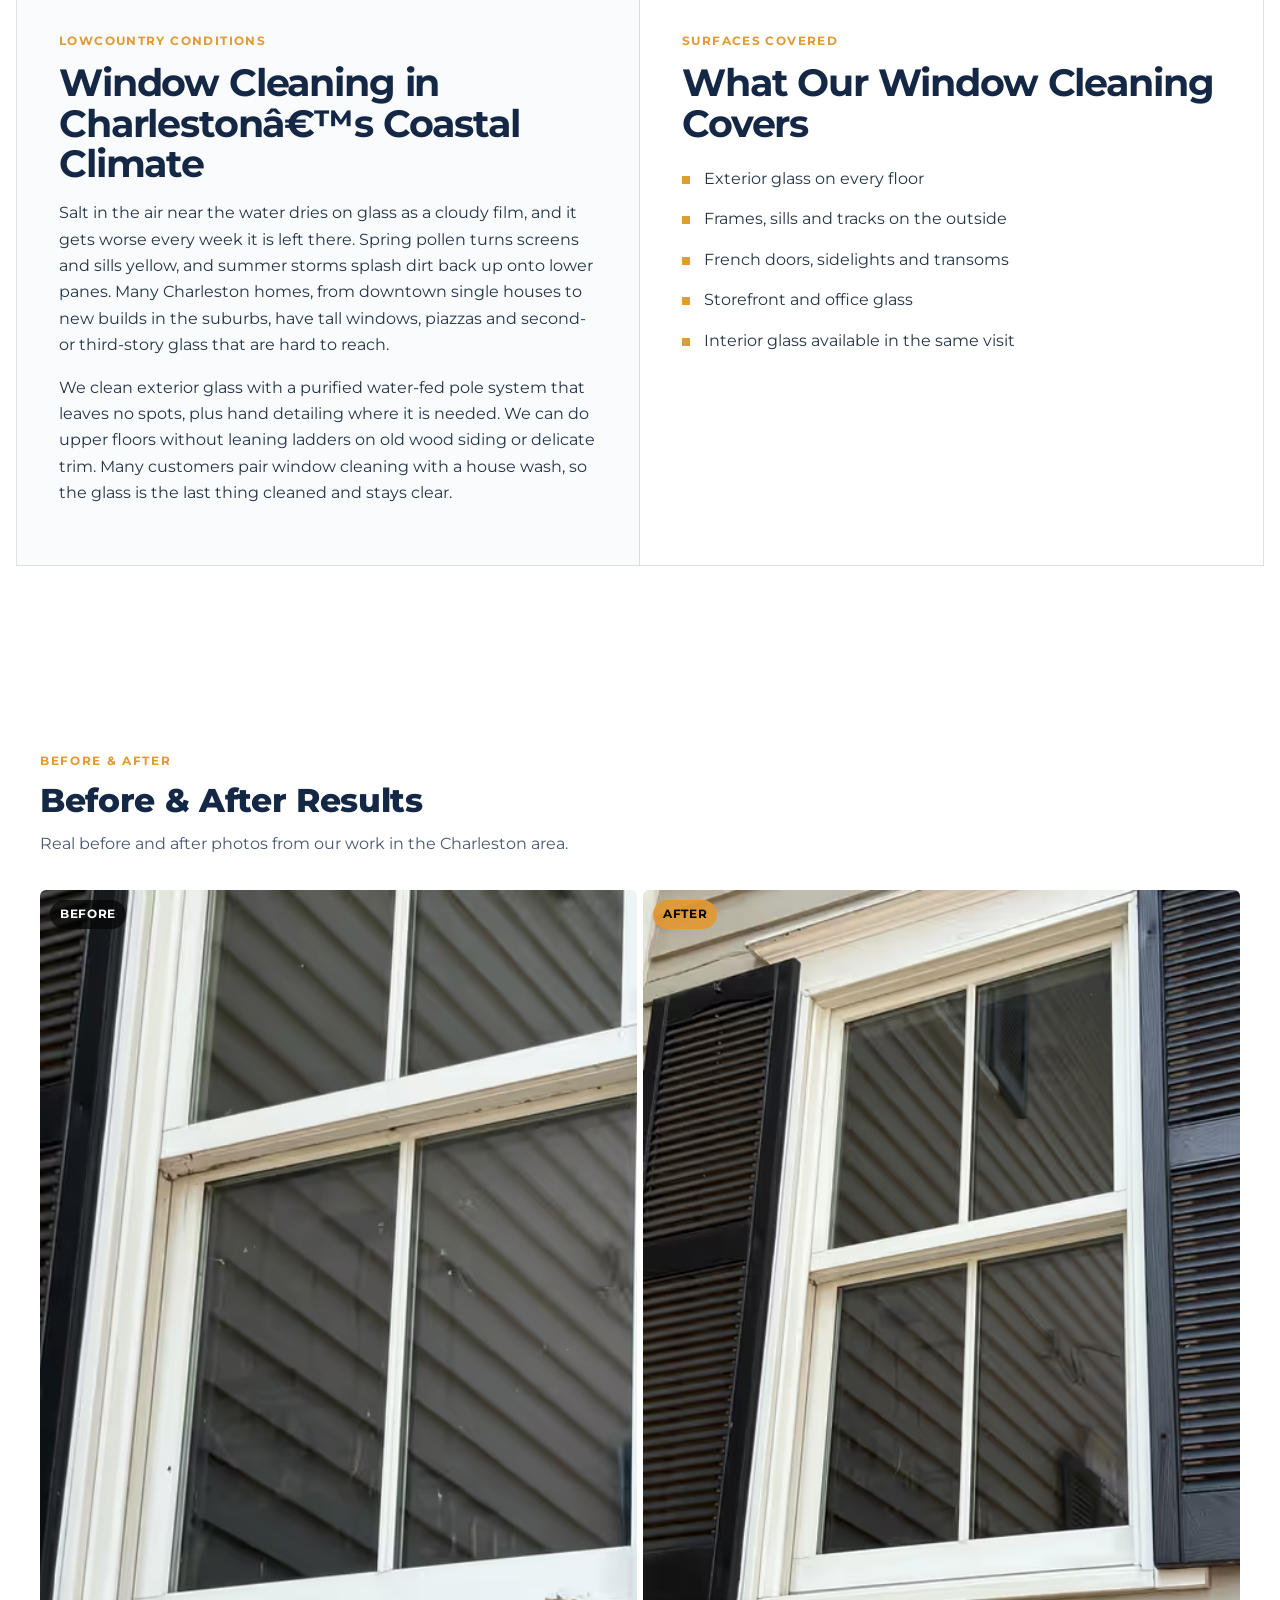
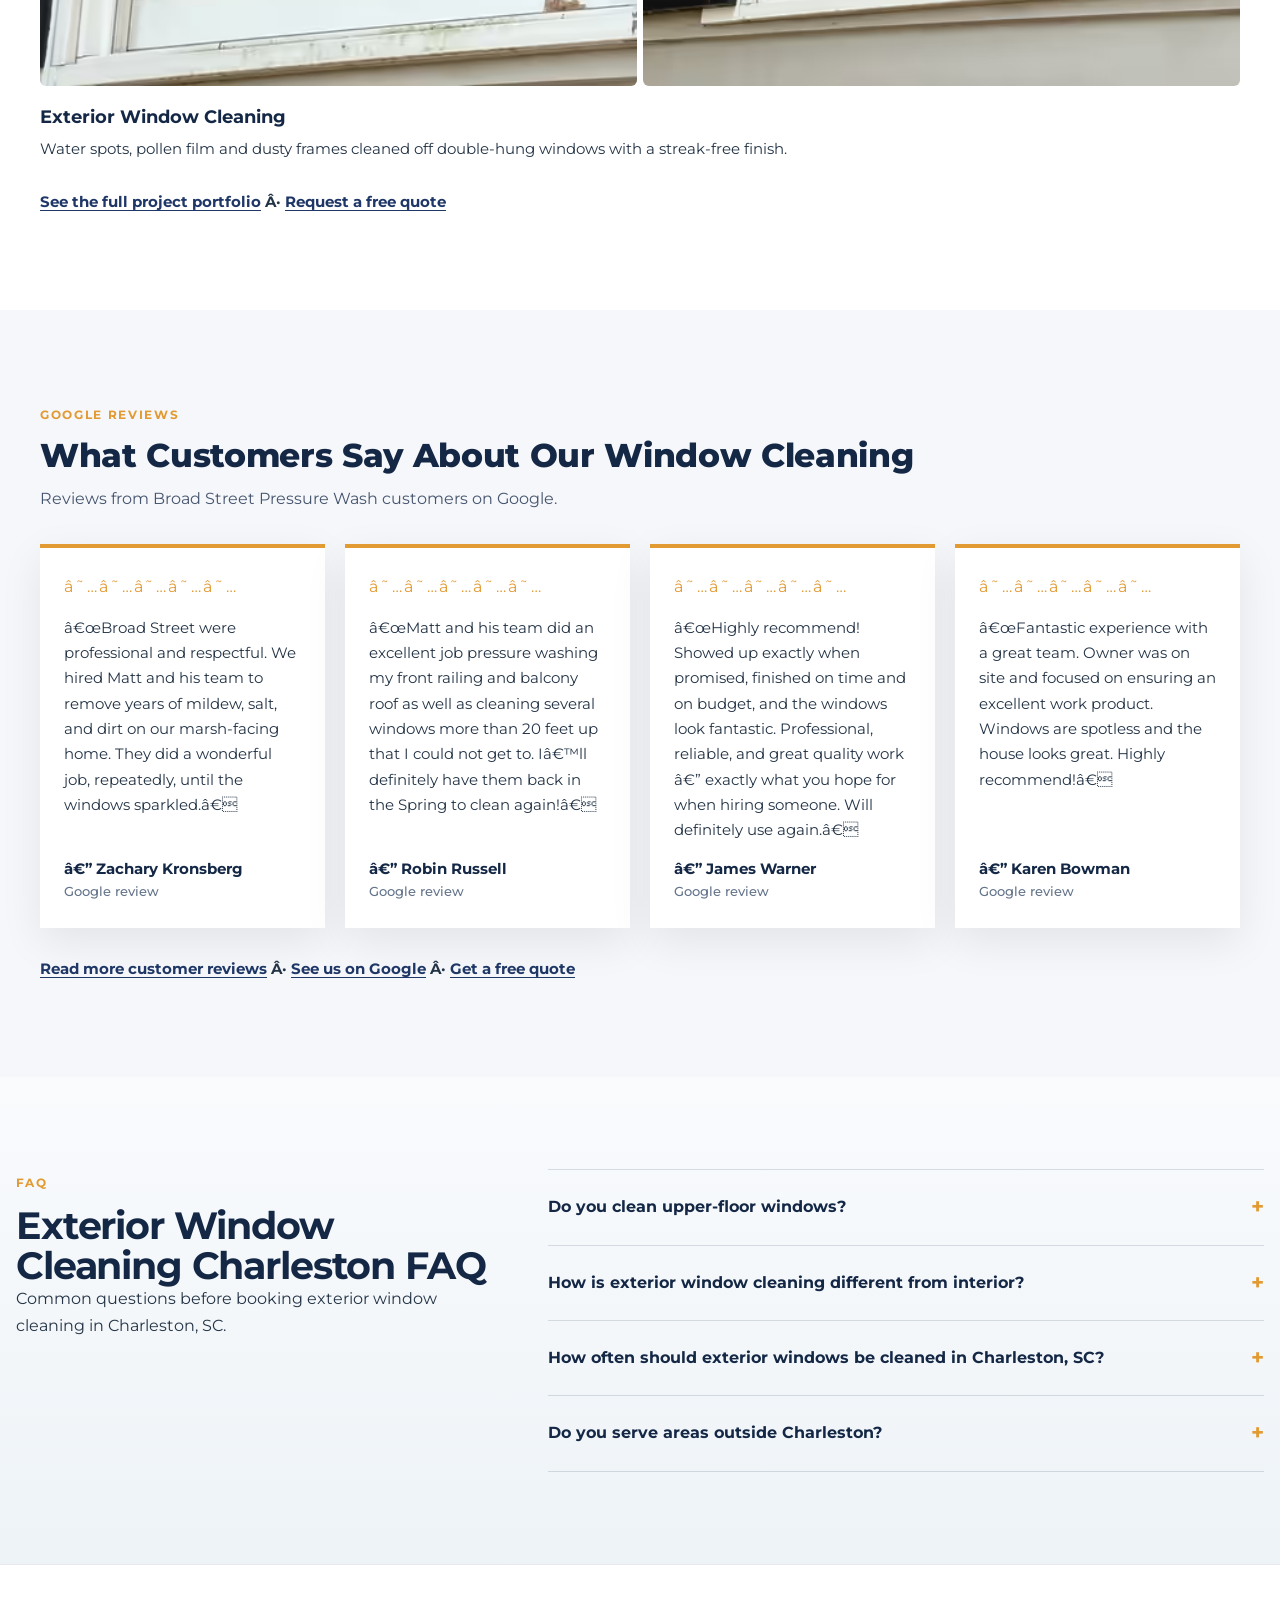
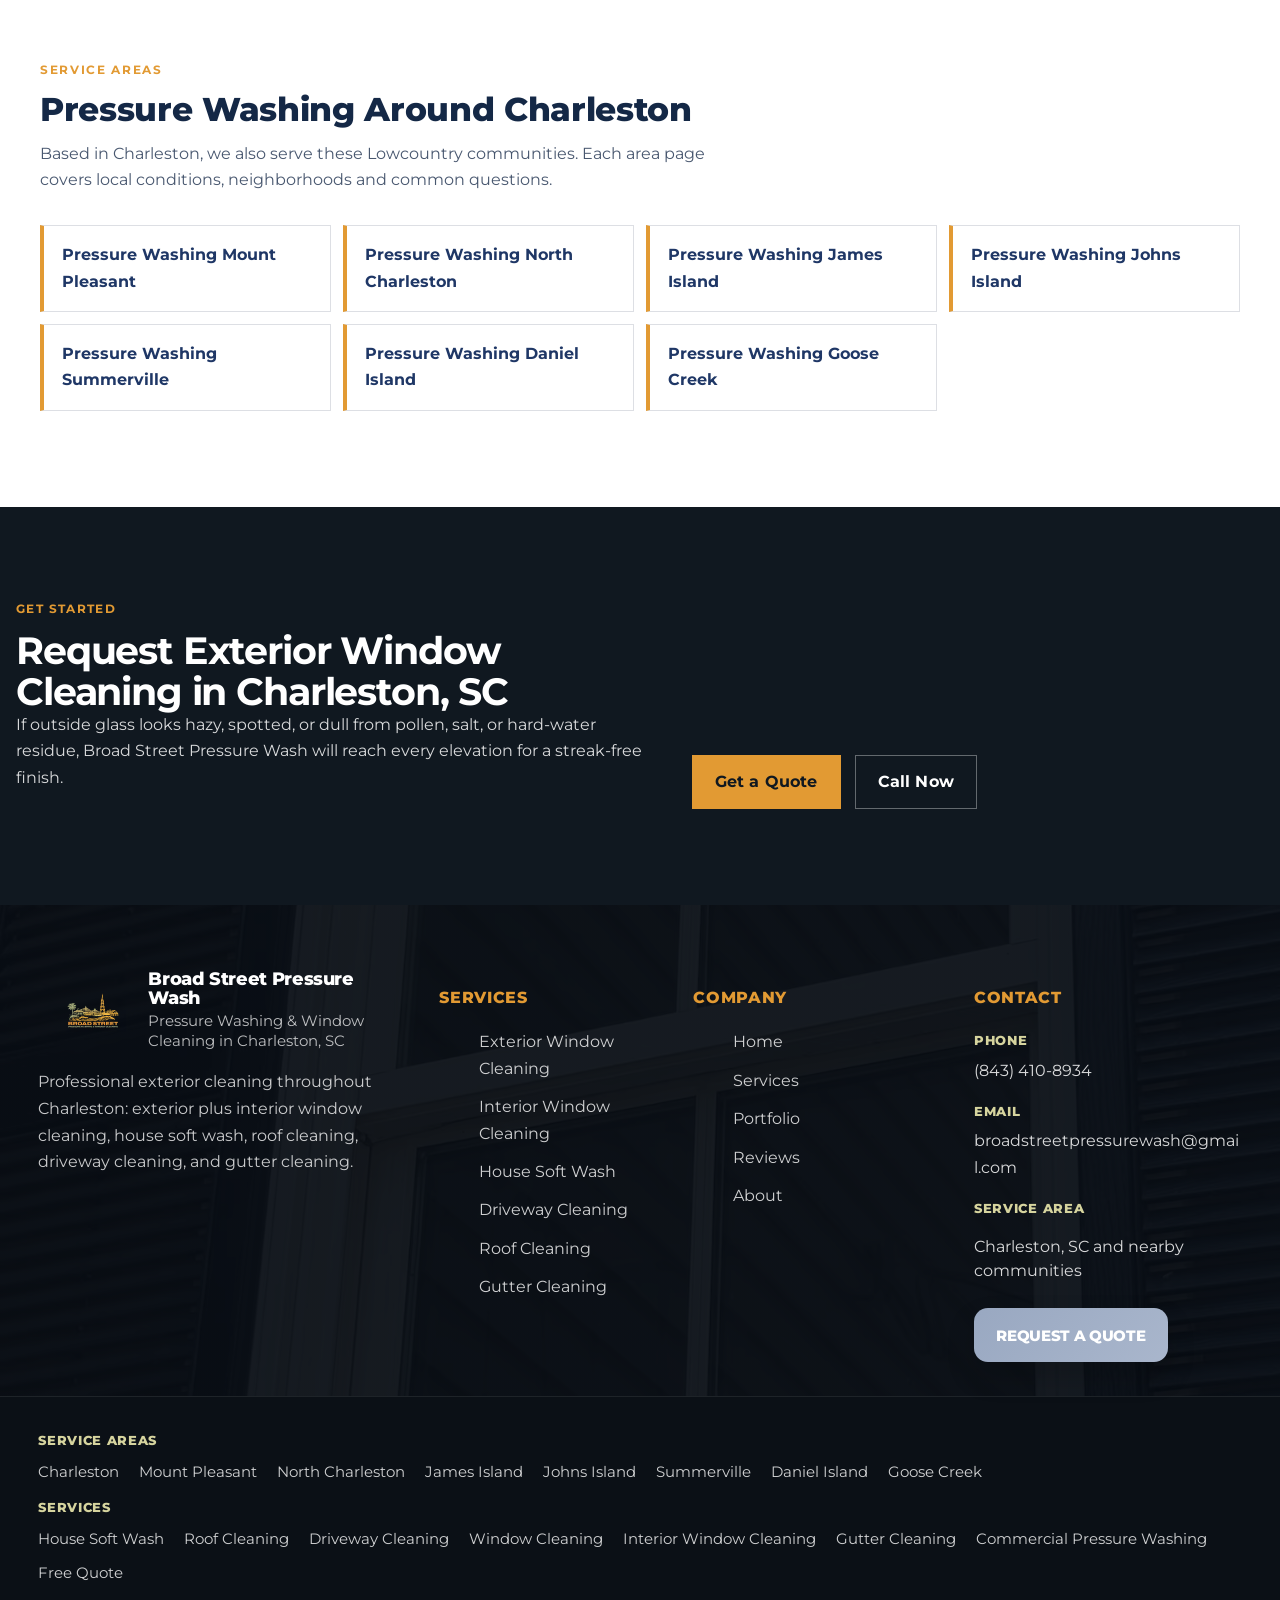
<file: service_areas/charleston/exterior-window-cleaning-charleston.html>
<!DOCTYPE html>
<html lang="en">
<head>
  <!-- Google tag (gtag.js) -->
  <script async src="https://www.googletagmanager.com/gtag/js?id=G-K0SS6ZGL0C"></script>
  <script>
    window.dataLayer = window.dataLayer || [];
    function gtag(){dataLayer.push(arguments);}
    gtag('js', new Date());
    gtag('config', 'G-K0SS6ZGL0C');
  </script>
  <!-- Meta Pixel Code -->
  <script>
    !function(f,b,e,v,n,t,s)
    {if(f.fbq)return;n=f.fbq=function(){n.callMethod?
    n.callMethod.apply(n,arguments):n.queue.push(arguments)};
    if(!f._fbq)f._fbq=n;n.push=n;n.loaded=!0;n.version='2.0';
    n.queue=[];t=b.createElement(e);t.async=!0;
    t.src=v;s=b.getElementsByTagName(e)[0];
    s.parentNode.insertBefore(t,s)}(window, document,'script',
    'https://connect.facebook.net/en_US/fbevents.js');
    fbq('init', '1659572542515212');
    fbq('track', 'PageView');
  </script>
  <noscript><img height="1" width="1" style="display:none"
    src="https://www.facebook.com/tr?id=1659572542515212&ev=PageView&noscript=1"
  /></noscript>
  <!-- End Meta Pixel Code -->
  <meta charset="UTF-8" />
  <meta name="viewport" content="width=device-width, initial-scale=1.0" />
  <title>Window Cleaning Charleston, SC | Broad Street Pressure Wash</title>
  <meta name="description" content="Window cleaning in Charleston, SC. Exterior glass and frames cleaned on every floor with purified water-fed poles to remove salt film, pollen and spots." />
  <meta name="robots" content="index, follow, max-image-preview:large" />
  <link rel="canonical" href="https://broadstpressurewash.com/service_areas/charleston/exterior-window-cleaning-charleston" />
  <meta property="og:type" content="website" />
  <meta property="og:site_name" content="Broad Street Pressure Wash" />
  <meta property="og:locale" content="en_US" />
  <meta property="og:title" content="Window Cleaning Charleston, SC | Broad Street Pressure Wash" />
  <meta property="og:description" content="Window cleaning in Charleston, SC. Exterior glass and frames cleaned on every floor with purified water-fed poles to remove salt film, pollen and spots." />
  <meta property="og:url" content="https://broadstpressurewash.com/service_areas/charleston/exterior-window-cleaning-charleston" />
  <meta property="og:image" content="https://broadstpressurewash.com/images/optimized/historic-home-exterior-cleaning-downtown-charleston-sc-960.jpg" />
  <meta name="twitter:card" content="summary_large_image" />
  <meta name="twitter:title" content="Window Cleaning Charleston, SC | Broad Street Pressure Wash" />
  <meta name="twitter:description" content="Window cleaning in Charleston, SC. Exterior glass and frames cleaned on every floor with purified water-fed poles to remove salt film, pollen and spots." />
  <meta name="twitter:image" content="https://broadstpressurewash.com/images/optimized/historic-home-exterior-cleaning-downtown-charleston-sc-960.jpg" />
  <link rel="preload" as="image" type="image/avif" href="/images/optimized/historic-home-exterior-cleaning-downtown-charleston-sc-hero-960.avif" media="(max-width: 768px)" fetchpriority="high" />
  <link rel="preload" as="image" type="image/avif" href="/images/optimized/historic-home-exterior-cleaning-downtown-charleston-sc-hero-1600.avif" media="(min-width: 769px)" fetchpriority="high" />
  <link rel="icon" type="image/x-icon" href="/favicon.ico" />
  <link rel="icon" type="image/png" sizes="32x32" href="/favicon-32.png" />
  <link rel="icon" type="image/png" sizes="192x192" href="/favicon-192.png" />
  <meta name="author" content="Broad Street Pressure Wash" />
  <meta name="theme-color" content="#0d1218" />

  <meta name="geo.region" content="US-SC" />
  <meta name="geo.placename" content="Charleston" />

  <link rel="preconnect" href="https://fonts.googleapis.com" />
  <link rel="preconnect" href="https://fonts.gstatic.com" crossorigin />
  <link rel="preload" as="style" href="https://fonts.googleapis.com/css2?family=Montserrat:wght@400;500;600;700;800;900&display=swap" />
  <link rel="stylesheet" href="https://fonts.googleapis.com/css2?family=Montserrat:wght@400;500;600;700;800;900&display=swap" media="print" onload="this.media='all'" />
  <noscript><link rel="stylesheet" href="https://fonts.googleapis.com/css2?family=Montserrat:wght@400;500;600;700;800;900&display=swap" /></noscript>

  <link rel="stylesheet" href="/styles/global-css.css?v=20261020" />
  <link rel="stylesheet" href="/styles/service-charleston.css?v=20261020" />
  <script type="application/ld+json">
{
 "@context": "https://schema.org",
 "@graph": [
  {
   "@type": "HomeAndConstructionBusiness",
   "@id": "https://broadstpressurewash.com/#business",
   "name": "Broad Street Pressure Wash",
   "alternateName": "Broad Street Pressure Washing & Window Cleaning",
   "url": "https://broadstpressurewash.com/",
   "telephone": "+1-843-410-8934",
   "email": "broadstreetpressurewash@gmail.com",
   "logo": "https://broadstpressurewash.com/images/logo/broadstpressurewash-logo.png",
   "image": [
    "https://broadstpressurewash.com/images/optimized/historic-home-exterior-cleaning-downtown-charleston-sc-960.jpg",
    "https://broadstpressurewash.com/images/optimized/house-soft-wash-charleston-sc-lowcountry-home-960.jpg",
    "https://broadstpressurewash.com/images/optimized/driveway-cleaning-charleston-sc-surface-cleaner-aggregate-960.jpg"
   ],
   "priceRange": "$",
   "address": {
    "@type": "PostalAddress",
    "addressLocality": "Charleston",
    "addressRegion": "SC",
    "addressCountry": "US"
   },
   "areaServed": [
    {
     "@type": "City",
     "name": "Charleston, SC"
    },
    {
     "@type": "City",
     "name": "Mount Pleasant, SC"
    },
    {
     "@type": "City",
     "name": "North Charleston, SC"
    },
    {
     "@type": "City",
     "name": "James Island, SC"
    },
    {
     "@type": "City",
     "name": "Johns Island, SC"
    },
    {
     "@type": "City",
     "name": "Summerville, SC"
    },
    {
     "@type": "City",
     "name": "Daniel Island, SC"
    },
    {
     "@type": "City",
     "name": "Goose Creek, SC"
    }
   ],
   "openingHoursSpecification": [
    {
     "@type": "OpeningHoursSpecification",
     "dayOfWeek": [
      "Monday",
      "Tuesday",
      "Wednesday",
      "Thursday",
      "Friday",
      "Saturday",
      "Sunday"
     ],
     "opens": "09:00",
     "closes": "17:00"
    }
   ],
   "sameAs": [
    "https://www.instagram.com/broadstreetpressurewash/",
    "https://www.google.com/maps?cid=407328406181369828"
   ],
   "hasOfferCatalog": {
    "@type": "OfferCatalog",
    "name": "Exterior cleaning services",
    "itemListElement": [
     {
      "@type": "Offer",
      "itemOffered": {
       "@type": "Service",
       "name": "House Washing (Soft Wash)",
       "url": "https://broadstpressurewash.com/service_areas/charleston/soft-washing-charleston"
      }
     },
     {
      "@type": "Offer",
      "itemOffered": {
       "@type": "Service",
       "name": "Roof Cleaning",
       "url": "https://broadstpressurewash.com/service_areas/charleston/roof-cleaning-charleston"
      }
     },
     {
      "@type": "Offer",
      "itemOffered": {
       "@type": "Service",
       "name": "Driveway Cleaning",
       "url": "https://broadstpressurewash.com/service_areas/charleston/driveway-cleaning-charleston"
      }
     },
     {
      "@type": "Offer",
      "itemOffered": {
       "@type": "Service",
       "name": "Exterior Window Cleaning",
       "url": "https://broadstpressurewash.com/service_areas/charleston/exterior-window-cleaning-charleston"
      }
     },
     {
      "@type": "Offer",
      "itemOffered": {
       "@type": "Service",
       "name": "Interior Window Cleaning",
       "url": "https://broadstpressurewash.com/service_areas/charleston/interior-window-cleaning-charleston"
      }
     },
     {
      "@type": "Offer",
      "itemOffered": {
       "@type": "Service",
       "name": "Gutter Cleaning",
       "url": "https://broadstpressurewash.com/service_areas/charleston/gutter-cleaning-charleston"
      }
     },
     {
      "@type": "Offer",
      "itemOffered": {
       "@type": "Service",
       "name": "Commercial Pressure Washing",
       "url": "https://broadstpressurewash.com/service_areas/charleston/commercial-pressure-washing-charleston"
      }
     }
    ]
   }
  },
  {
   "@type": "WebSite",
   "@id": "https://broadstpressurewash.com/#website",
   "url": "https://broadstpressurewash.com/",
   "name": "Broad Street Pressure Wash",
   "publisher": {
    "@id": "https://broadstpressurewash.com/#business"
   }
  },
  {
   "@type": "WebPage",
   "@id": "https://broadstpressurewash.com/service_areas/charleston/exterior-window-cleaning-charleston#webpage",
   "url": "https://broadstpressurewash.com/service_areas/charleston/exterior-window-cleaning-charleston",
   "name": "Window Cleaning Charleston, SC | Broad Street Pressure Wash",
   "description": "Window cleaning in Charleston, SC. Exterior glass and frames cleaned on every floor with purified water-fed poles to remove salt film, pollen and spots.",
   "isPartOf": {
    "@id": "https://broadstpressurewash.com/#website"
   },
   "about": {
    "@id": "https://broadstpressurewash.com/#business"
   },
   "primaryImageOfPage": {
    "@type": "ImageObject",
    "url": "https://broadstpressurewash.com/images/optimized/historic-home-exterior-cleaning-downtown-charleston-sc-960.jpg"
   },
   "breadcrumb": {
    "@id": "https://broadstpressurewash.com/service_areas/charleston/exterior-window-cleaning-charleston#breadcrumb"
   }
  },
  {
   "@type": "BreadcrumbList",
   "@id": "https://broadstpressurewash.com/service_areas/charleston/exterior-window-cleaning-charleston#breadcrumb",
   "itemListElement": [
    {
     "@type": "ListItem",
     "position": 1,
     "name": "Home",
     "item": "https://broadstpressurewash.com/"
    },
    {
     "@type": "ListItem",
     "position": 2,
     "name": "Services",
     "item": "https://broadstpressurewash.com/services"
    },
    {
     "@type": "ListItem",
     "position": 3,
     "name": "Window Cleaning",
     "item": "https://broadstpressurewash.com/service_areas/charleston/exterior-window-cleaning-charleston"
    }
   ]
  },
  {
   "@type": "Service",
   "@id": "https://broadstpressurewash.com/service_areas/charleston/exterior-window-cleaning-charleston#service",
   "name": "Exterior Window Cleaning Charleston, SC",
   "serviceType": "Window Cleaning",
   "url": "https://broadstpressurewash.com/service_areas/charleston/exterior-window-cleaning-charleston",
   "description": "Window cleaning in Charleston, SC. Exterior glass and frames cleaned on every floor with purified water-fed poles to remove salt film, pollen and spots.",
   "provider": {
    "@id": "https://broadstpressurewash.com/#business"
   },
   "areaServed": [
    {
     "@type": "City",
     "name": "Charleston, SC"
    },
    {
     "@type": "City",
     "name": "Mount Pleasant, SC"
    },
    {
     "@type": "City",
     "name": "North Charleston, SC"
    },
    {
     "@type": "City",
     "name": "James Island, SC"
    },
    {
     "@type": "City",
     "name": "Johns Island, SC"
    },
    {
     "@type": "City",
     "name": "Summerville, SC"
    },
    {
     "@type": "City",
     "name": "Daniel Island, SC"
    },
    {
     "@type": "City",
     "name": "Goose Creek, SC"
    }
   ],
   "image": "https://broadstpressurewash.com/images/optimized/historic-home-exterior-cleaning-downtown-charleston-sc-960.jpg"
  },
  {
   "@type": "FAQPage",
   "@id": "https://broadstpressurewash.com/service_areas/charleston/exterior-window-cleaning-charleston#faq",
   "mainEntity": [
    {
     "@type": "Question",
     "name": "Do you clean upper-floor windows?",
     "acceptedAnswer": {
      "@type": "Answer",
      "text": "Yes. We use a water-fed carbon-fiber pole that reaches second- and third-story exterior windows from the ground, so we don't need to lean ladders against fragile siding, gutters, or trim."
     }
    },
    {
     "@type": "Question",
     "name": "How is exterior window cleaning different from interior?",
     "acceptedAnswer": {
      "@type": "Answer",
      "text": "Exterior cleaning addresses only the outside of the glass — pollen, salt residue, water spots, and coastal haze. If the inside of the glass also has dust, fingerprints, or film, our interior window cleaning service covers that and can be booked in the same visit."
     }
    },
    {
     "@type": "Question",
     "name": "How often should exterior windows be cleaned in Charleston, SC?",
     "acceptedAnswer": {
      "@type": "Answer",
      "text": "Most Charleston homes benefit from a clean once or twice a year. Coastal-facing or heavily shaded properties often need more frequent service because of salt air and pollen."
     }
    },
    {
     "@type": "Question",
     "name": "Do you serve areas outside Charleston?",
     "acceptedAnswer": {
      "@type": "Answer",
      "text": "Yes — Mount Pleasant, North Charleston, James Island, Johns Island, Daniel Island, and Summerville are all in our service area."
     }
    }
   ]
  }
 ]
}
  </script>
</head>
<body>
  <header class="site-header">
    <div class="nav-wrap">
      <a href="/" class="brand" aria-label="Broad Street Pressure Wash Home">
        <picture class="bsp-pic"><source type="image/avif" srcset="/images/optimized/logo-broad-street-pressure-wash-charleston-sc-160.avif 160w, /images/optimized/logo-broad-street-pressure-wash-charleston-sc-320.avif 320w" sizes="(max-width: 640px) 60px, 90px" /><img src="/images/optimized/logo-broad-street-pressure-wash-charleston-sc-160.png" alt="Broad Street Pressure Wash Logo" class="brand-logo" width="160" height="107" decoding="async" /></picture>
        <span class="brand-name">Broad Street Pressure Washing &amp; Window Cleaning</span>
      </a>
      <button class="nav-toggle" aria-label="Toggle navigation menu" aria-expanded="false" aria-controls="main-nav" type="button"><span></span><span></span><span></span></button>
      <nav class="main-nav" id="main-nav" aria-label="Main navigation">
        <ul>
          <li><a href="/">Home</a></li>
          <li><a href="/services" class="active">Services</a></li>
          <li><a href="/portfolio">Our Portfolio</a></li>
          <li><a href="/reviews">Reviews</a></li>
          <li><a href="/about">About</a></li>
          <li class="nav-cta"><a href="/quote" class="btn-nav-quote">Get A Quote</a></li>
        </ul>
      </nav>
    </div>
    <div class="header-mobile-cta">
      <a href="tel:+18434108934" class="hmc-call" aria-label="Call Broad Street Pressure Wash at (843) 410-8934"><svg viewBox="0 0 24 24" width="16" height="16" fill="currentColor" aria-hidden="true"><path d="M6.6 10.8a15.1 15.1 0 0 0 6.6 6.6l2.2-2.2a1 1 0 0 1 1-.25 11.4 11.4 0 0 0 3.6.57 1 1 0 0 1 1 1V20a1 1 0 0 1-1 1A17 17 0 0 1 3 4a1 1 0 0 1 1-1h3.5a1 1 0 0 1 1 1c0 1.25.2 2.45.57 3.57a1 1 0 0 1-.25 1z"/></svg>Call (843) 410-8934</a>
      <a href="/quote" class="hmc-quote">Free Quote</a>
    </div>
  </header>

  <main>
    <nav class="page-crumbs" aria-label="Breadcrumb">
      <div class="container">
        <ol>
          <li><a href="/">Home</a></li>
          <li><a href="/services">Services</a></li>
          <li>Exterior Window Cleaning</li>
        </ol>
      </div>
    </nav>

    <section class="hero-editorial">
      <div class="hero-media" id="exterior-window-media"></div>
      <div class="hero-overlay"></div>
      <div class="container hero-grid">
        <div class="hero-copy">
          <span class="eyebrow">Outside Glass, Frames &amp; Sills</span>
          <h1>Exterior Window Cleaning Charleston, SC</h1>
          <p class="hero-lead">
            Broad Street Pressure Wash provides professional <strong>exterior window cleaning in Charleston, SC</strong> — washing outside-facing glass to remove pollen, salt residue, water spotting, and humidity haze that builds up on Lowcountry homes. We use a water-fed pole on upper floors so every level reaches the same streak-free finish, including hard-to-access transoms and second-story windows.
          </p>
          <div class="hero-actions">
            <a href="/quote" class="btn btn-solid">Request a Quote</a>
            <a href="tel:+18434108934" class="btn btn-outline">Call (843) 410-8934</a>
          </div>
          <ul class="hero-points">
            <li>Outside glass, frames, and sills</li>
            <li>Water-fed pole for upper floors</li>
            <li>Pollen, water spot &amp; haze removal</li>
            <li>Charleston-area service</li>
          </ul>
        </div>
        <aside class="hero-rail">
          <span class="rail-label">Focused on</span>
          <div class="rail-list">
            <span>Outside Glass</span>
            <span>Sills &amp; Frames</span>
            <span>Upper Floors</span>
            <span>Curb Appeal</span>
          </div>
          <div class="rail-divider"></div>
          <p class="rail-copy">Clean exterior glass changes how a home reads from the street — brighter reflections, sharper trim, and a more cared-for finish on every elevation.</p>
        </aside>
      </div>
    </section>

    <section class="authority-strip">
      <div class="container authority-inner">
        <div><span class="authority-kicker">Reaches every floor</span><p>Water-fed pole reaches upper-story windows safely without leaning ladders against fragile trim.</p></div>
        <div><span class="authority-kicker">Streak-free purified water</span><p>Purified water dries spot-free on glass, so windows stay clear after the rinse — no streaks, no squeegee marks.</p></div>
        <div><span class="authority-kicker">Pairs with a house wash</span><p>Booked alongside soft washing or roof cleaning, exterior windows are the finishing detail that ties the whole exterior together.</p></div>
      </div>
    </section>

    <section class="content-band content-band-light">
      <div class="container split-story">
        <div class="story-title">
          <span class="section-tag">Outside Window Washing</span>
          <h2>Professional Exterior Window Washing for Charleston Homes</h2>
        </div>
        <div class="story-copy">
          <p>
            Outside windows in Charleston deal with constant exposure to pollen, salt air off the harbor, summer humidity, sprinkler overspray, and rain spotting. Over time, that buildup leaves exterior glass looking hazy, streaked, and dull — and from the street, dirty windows can drag down even a freshly painted home.
          </p>
          <p>
            Professional exterior window cleaning restores a clearer, brighter finish to one of the most visible features on the home. We work all elevations, including upper-floor windows that aren't safely reachable on a stepladder, using a water-fed pole and purified water for a streak-free finish without ladders against fragile siding or trim.
          </p>
          <p>
            Whether you're prepping for listing photos, pollen season is over, or you just want the house to read brighter from the curb, Broad Street Pressure Wash provides dependable exterior window cleaning throughout Charleston and surrounding communities.
          </p>
        </div>
      </div>
    </section>

    <section class="problem-solution">
      <div class="container problem-grid">
        <div class="problem-panel">
          <span class="section-tag">Outside Glass Problems</span>
          <h2>Why Charleston Exterior Windows Start Looking Cloudy</h2>
          <ul class="checklist">
            <li>Pollen and pine residue settle on glass and reduce clarity through spring and early summer.</li>
            <li>Sprinkler overspray and rain residue dry into mineral-streaked water spots.</li>
            <li>Salt air and humidity leave a hazy film on coastal-facing windows.</li>
            <li>Upper-floor windows are hardest to clean safely without a water-fed pole.</li>
          </ul>
        </div>
        <div class="solution-panel">
          <span class="section-tag">Service Benefits</span>
          <h2>Exterior Window Cleaning That Reaches Every Floor</h2>
          <p>
            Outside-only cleaning is the right call when your interior glass is fine but pollen, water spots, or coastal haze are dulling the view from the street. We work the full elevation — first floor, second story, transoms, and dormers — so the home reads consistent from every angle.
          </p>
          <p>
            As <strong>Charleston window cleaners</strong>, we focus on outside window washing for residential properties — single-family homes, two-story builds, and historic single houses with tall first-floor windows. The service is especially useful before listing photos, after pollen season, ahead of an outdoor event, or any time the home stops looking as cared-for as it should from the curb.
          </p>
        </div>
      </div>
    </section>

    <section class="service-detail-band">
      <div class="container">
        <div class="section-head">
          <div>
            <span class="section-tag">Exterior-Focused Details</span>
            <h2>What This Charleston Exterior Window Cleaning Service Covers</h2>
          </div>
        </div>
        <div class="detail-columns">
          <div class="detail-copy">
            <p>
              Exterior window cleaning targets only the outside of the glass — frames, sills, and panes. It's ideal for homes with visible spotting, pollen, salt residue, or upper-floor windows that aren't safely reachable from the inside.
            </p>
            <p>
              Most homeowners book exterior cleaning before open houses, after pollen season, alongside a house soft wash, or as part of an annual exterior maintenance round. If your interior glass also needs work, we can pair this with our interior window service in the same visit.
            </p>
          </div>
          <ul class="detail-list">
            <li>Outside glass on every floor</li>
            <li>Sills, frames, and tracks (exterior)</li>
            <li>Water-fed pole for upper stories</li>
            <li>Streak-free purified-water rinse</li>
            <li>Pre-listing and seasonal refresh</li>
            <li>Charleston-area service</li>
          </ul>
        </div>
      </div>
    </section>

    <section class="service-gallery">
      <div class="container">
        <div class="section-head">
          <span class="section-tag">Recent Work</span>
          <h2>Charleston Exterior Window Cleaning Photos</h2>
          <p class="section-lead">Historic Charleston homes, modern coastal builds, and everything in between — outside glass cleaned floor by floor.</p>
        </div>
        <div class="gallery-grid">
          <figure class="span-6">
            <picture class="bsp-pic"><source type="image/avif" srcset="/images/optimized/front-entry-pressure-washing-charleston-sc-480.avif 480w, /images/optimized/front-entry-pressure-washing-charleston-sc-960.avif 878w" sizes="(max-width: 700px) 100vw, 50vw" /><img src="/images/optimized/front-entry-pressure-washing-charleston-sc-960.jpg" alt="Cleaning a glass front door with a water-fed pole in Charleston" width="878" height="1560" loading="lazy" decoding="async" /></picture>
            <figcaption>Water-fed pole, glass door</figcaption>
          </figure>
          <figure class="span-6">
            <picture class="bsp-pic"><source type="image/avif" srcset="/images/optimized/historic-home-exterior-cleaning-downtown-charleston-sc-480.avif 480w, /images/optimized/historic-home-exterior-cleaning-downtown-charleston-sc-960.avif 960w, /images/optimized/historic-home-exterior-cleaning-downtown-charleston-sc-1600.avif 1536w" sizes="(max-width: 700px) 100vw, 50vw" /><img src="/images/optimized/historic-home-exterior-cleaning-downtown-charleston-sc-960.jpg" alt="Three-story Charleston historic home with rows of windows" width="960" height="1280" loading="lazy" decoding="async" /></picture>
            <figcaption>Historic, three stories</figcaption>
          </figure>
          <figure class="span-4">
            <picture class="bsp-pic"><source type="image/avif" srcset="/images/optimized/window-cleaning-charleston-sc-black-shutters-480.avif 480w, /images/optimized/window-cleaning-charleston-sc-black-shutters-960.avif 960w" sizes="(max-width: 700px) 100vw, 50vw" /><img src="/images/optimized/window-cleaning-charleston-sc-black-shutters-960.jpg" alt="Exterior window with black shutters in Charleston SC" width="960" height="1279" loading="lazy" decoding="async" /></picture>
            <figcaption>Shuttered window</figcaption>
          </figure>
          <figure class="span-4">
            <picture class="bsp-pic"><source type="image/avif" srcset="/images/optimized/exterior-window-cleaning-charleston-sc-tall-windows-480.avif 480w, /images/optimized/exterior-window-cleaning-charleston-sc-tall-windows-960.avif 960w" sizes="(max-width: 700px) 100vw, 50vw" /><img src="/images/optimized/exterior-window-cleaning-charleston-sc-tall-windows-960.jpg" alt="Multiple exterior windows on blue siding in Charleston" width="960" height="1280" loading="lazy" decoding="async" /></picture>
            <figcaption>Coastal siding</figcaption>
          </figure>
          <figure class="span-4">
            <picture class="bsp-pic"><source type="image/avif" srcset="/images/optimized/lowcountry-home-window-cleaning-charleston-sc-480.avif 480w, /images/optimized/lowcountry-home-window-cleaning-charleston-sc-960.avif 960w" sizes="(max-width: 700px) 100vw, 50vw" /><img src="/images/optimized/lowcountry-home-window-cleaning-charleston-sc-960.jpg" alt="Modern Charleston home with black-frame exterior windows" width="960" height="1200" loading="lazy" decoding="async" /></picture>
            <figcaption>Modern build</figcaption>
          </figure>
          <figure class="span-6">
            <picture class="bsp-pic"><source type="image/avif" srcset="/images/optimized/window-cleaning-charleston-sc-grid-windows-480.avif 480w, /images/optimized/window-cleaning-charleston-sc-grid-windows-960.avif 960w" sizes="(max-width: 700px) 100vw, 50vw" /><img src="/images/optimized/window-cleaning-charleston-sc-grid-windows-960.jpg" alt="Cleaning a residential window with a microfiber cloth in Charleston" width="960" height="1280" loading="lazy" decoding="async" /></picture>
            <figcaption>Residential detail</figcaption>
          </figure>
          <figure class="span-6">
            <picture class="bsp-pic"><source type="image/avif" srcset="/images/optimized/exterior-window-cleaning-charleston-sc-gray-siding-480.avif 480w, /images/optimized/exterior-window-cleaning-charleston-sc-gray-siding-960.avif 960w" sizes="(max-width: 700px) 100vw, 50vw" /><img src="/images/optimized/exterior-window-cleaning-charleston-sc-gray-siding-960.jpg" alt="Exterior window after cleaning on white shake siding" width="960" height="1280" loading="lazy" decoding="async" /></picture>
            <figcaption>Shake siding</figcaption>
          </figure>
        </div>
      </div>
    </section>

    <section class="local-frame">
      <div class="container local-grid">
        <div class="local-copy">
          <span class="section-tag">Local Relevance</span>
          <h2>Exterior Window Cleaning Near Charleston, SC</h2>
          <p>
            Broad Street Pressure Wash serves Charleston and nearby areas including Mount Pleasant, North Charleston, James Island, Johns Island, Daniel Island, and Summerville. We help homeowners and property managers keep outside-facing windows clear despite the pollen, humidity, and coastal residue common in the Lowcountry.
          </p>
          <p>
            If your windows look spotted, hazy, or dull from outside buildup, exterior window cleaning can restore a brighter, more polished look to the home — without the streaks that come from at-home glass cleaners and a garden hose.
          </p>
        </div>
        <aside class="local-aside">
          <h3>Related Charleston Pages</h3>
          <ul>
            <li><a href="/service_areas/charleston/interior-window-cleaning-charleston">Interior Window Cleaning</a></li>
            <li><a href="/service_areas/charleston/soft-washing-charleston">House Soft Wash</a></li>
            <li><a href="/service_areas/charleston/roof-cleaning-charleston">Roof Cleaning</a></li>
            <li><a href="/service_areas/charleston/gutter-cleaning-charleston">Gutter Cleaning</a></li>
            <li><a href="/service_areas/charleston/commercial-pressure-washing-charleston">Commercial Pressure Washing</a></li>
            <li><a href="/service_areas/charleston/driveway-cleaning-charleston">Driveway Cleaning</a></li>
            <li><a href="/services">All Services</a></li>
            <li><a href="/quote">Get a Quote</a></li>
          </ul>
        </aside>
      </div>
    </section>

    <section class="process-timeline">
      <div class="container">
        <span class="section-tag">Process</span>
        <h2>How Charleston Exterior Window Cleaning Works</h2>
        <div class="timeline">
          <article><span class="step-no">01</span><h3>Request a quote</h3><p>Share property details — number of stories, approximate window count, and whether you want interior glass added.</p></article>
          <article><span class="step-no">02</span><h3>Walk the elevations</h3><p>We confirm the windows in scope, check for difficult access points, and note any frames or sills that need extra detail work.</p></article>
          <article><span class="step-no">03</span><h3>Wash and rinse</h3><p>Brush-and-rinse with purified water from a water-fed pole — sills and frames first, then a streak-free final rinse on the glass.</p></article>
          <article><span class="step-no">04</span><h3>Walkthrough</h3><p>Final check from the curb so the home reads consistent across every elevation before we wrap up.</p></article>
        </div>
      </div>
    </section>
    <section class="content-band content-band-light">
      <div class="container split-story">
        <div class="story-title">
          <span class="section-tag">Know the Signs</span>
          <h2>Signs Your Windows Need a Professional Cleaning</h2>
        </div>
        <div class="story-copy">
          <ul class="checklist">
            <li>A hazy film on the glass that rain never washes away</li>
            <li>White mineral spots from sprinklers or hard water</li>
            <li>Salt spray buildup on windows that face the harbor, a creek or the marsh</li>
            <li>A yellow pollen coating on glass and sills every spring</li>
            <li>Upper-floor windows you can no longer safely reach yourself</li>
          </ul>
          <p>Seeing two or more of these? <a href="/quote">Request a free quote</a> or call <a href="tel:+18434108934">(843) 410-8934</a> and we will take a look.</p>
        </div>
      </div>
    </section>

    <section class="problem-solution">
      <div class="container problem-grid">
        <div class="problem-panel">
          <span class="section-tag">Lowcountry Conditions</span>
          <h2>Window Cleaning in Charleston’s Coastal Climate</h2>
          <p>Salt in the air near the water dries on glass as a cloudy film, and it gets worse every week it is left there. Spring pollen turns screens and sills yellow, and summer storms splash dirt back up onto lower panes. Many Charleston homes, from downtown single houses to new builds in the suburbs, have tall windows, piazzas and second- or third-story glass that are hard to reach.</p>
          <p>We clean exterior glass with a purified water-fed pole system that leaves no spots, plus hand detailing where it is needed. We can do upper floors without leaning ladders on old wood siding or delicate trim. Many customers pair window cleaning with a house wash, so the glass is the last thing cleaned and stays clear.</p>
        </div>
        <div class="solution-panel">
          <span class="section-tag">Surfaces Covered</span>
          <h2>What Our Window Cleaning Covers</h2>
          <ul class="checklist">
            <li>Exterior glass on every floor</li>
            <li>Frames, sills and tracks on the outside</li>
            <li>French doors, sidelights and transoms</li>
            <li>Storefront and office glass</li>
            <li>Interior glass available in the same visit</li>
          </ul>
        </div>
      </div>
    </section>

    <section class="bsp-ba" aria-labelledby="bsp-ba-title">
      <div class="bsp-wrap">
        <p class="bsp-kicker">Before &amp; After</p>
        <h2 id="bsp-ba-title">Before &amp; After Results</h2>
        <p class="bsp-lead">Real before and after photos from our work in the Charleston area.</p>
        <div class="bsp-ba-grid">
        <div class="bsp-ba-item">
          <div class="bsp-ba-pair">
            <figure><picture class="bsp-pic"><source type="image/avif" srcset="/images/optimized/window-cleaning-charleston-sc-before-480.avif 480w, /images/optimized/window-cleaning-charleston-sc-before-960.avif 600w" sizes="(max-width: 700px) 50vw, 300px" /><img src="/images/optimized/window-cleaning-charleston-sc-before-960.jpg" alt="Spotted, dusty exterior window glass and frame before window cleaning in Charleston, SC" width="600" height="800" loading="lazy" decoding="async" /></picture><figcaption>Before</figcaption></figure>
            <figure><picture class="bsp-pic"><source type="image/avif" srcset="/images/optimized/window-cleaning-charleston-sc-after-480.avif 480w, /images/optimized/window-cleaning-charleston-sc-after-960.avif 960w, /images/optimized/window-cleaning-charleston-sc-after-1600.avif 1536w" sizes="(max-width: 700px) 50vw, 300px" /><img src="/images/optimized/window-cleaning-charleston-sc-after-960.jpg" alt="Clear exterior window with clean frame and shutters after window cleaning in Charleston, SC" width="960" height="1280" loading="lazy" decoding="async" /></picture><figcaption>After</figcaption></figure>
          </div>
          <h3>Exterior Window Cleaning</h3>
          <p>Water spots, pollen film and dusty frames cleaned off double-hung windows with a streak-free finish.</p>
        </div>
        </div>
        <p class="bsp-review-links"><a href="/portfolio">See the full project portfolio</a> <span aria-hidden="true">·</span> <a href="/quote">Request a free quote</a></p>
      </div>
    </section>

    <section class="bsp-reviews" aria-labelledby="bsp-reviews-title">
      <div class="bsp-wrap">
        <p class="bsp-kicker">Google Reviews</p>
        <h2 id="bsp-reviews-title">What Customers Say About Our Window Cleaning</h2>
        <p class="bsp-lead">Reviews from Broad Street Pressure Wash customers on Google.</p>
        <div class="bsp-review-grid">
        <figure class="bsp-review">
          <div class="bsp-stars" aria-label="5 out of 5 stars">★★★★★</div>
          <blockquote><p>“Broad Street were professional and respectful. We hired Matt and his team to remove years of mildew, salt, and dirt on our marsh-facing home. They did a wonderful job, repeatedly, until the windows sparkled.”</p></blockquote>
          <figcaption>— Zachary Kronsberg <span>Google review</span></figcaption>
        </figure>
        <figure class="bsp-review">
          <div class="bsp-stars" aria-label="5 out of 5 stars">★★★★★</div>
          <blockquote><p>“Matt and his team did an excellent job pressure washing my front railing and balcony roof as well as cleaning several windows more than 20 feet up that I could not get to. I’ll definitely have them back in the Spring to clean again!”</p></blockquote>
          <figcaption>— Robin Russell <span>Google review</span></figcaption>
        </figure>
        <figure class="bsp-review">
          <div class="bsp-stars" aria-label="5 out of 5 stars">★★★★★</div>
          <blockquote><p>“Highly recommend! Showed up exactly when promised, finished on time and on budget, and the windows look fantastic. Professional, reliable, and great quality work — exactly what you hope for when hiring someone. Will definitely use again.”</p></blockquote>
          <figcaption>— James Warner <span>Google review</span></figcaption>
        </figure>
        <figure class="bsp-review">
          <div class="bsp-stars" aria-label="5 out of 5 stars">★★★★★</div>
          <blockquote><p>“Fantastic experience with a great team. Owner was on site and focused on ensuring an excellent work product. Windows are spotless and the house looks great. Highly recommend!”</p></blockquote>
          <figcaption>— Karen Bowman <span>Google review</span></figcaption>
        </figure>
        </div>
        <p class="bsp-review-links"><a href="/reviews">Read more customer reviews</a> <span aria-hidden="true">·</span> <a href="https://www.google.com/maps?cid=407328406181369828" target="_blank" rel="noopener noreferrer">See us on Google</a> <span aria-hidden="true">·</span> <a href="/quote">Get a free quote</a></p>
      </div>
    </section>


    <section class="faq-section">
      <div class="container faq-layout">
        <div class="faq-intro">
          <span class="section-tag">FAQ</span>
          <h2>Exterior Window Cleaning Charleston FAQ</h2>
          <p>Common questions before booking exterior window cleaning in Charleston, SC.</p>
        </div>
        <div class="faq-list">
          <details class="faq-item"><summary>Do you clean upper-floor windows?</summary><p>Yes. We use a water-fed carbon-fiber pole that reaches second- and third-story exterior windows from the ground, so we don't need to lean ladders against fragile siding, gutters, or trim.</p></details>
          <details class="faq-item"><summary>How is exterior window cleaning different from interior?</summary><p>Exterior cleaning addresses only the outside of the glass — pollen, salt residue, water spots, and coastal haze. If the inside of the glass also has dust, fingerprints, or film, our interior window cleaning service covers that and can be booked in the same visit.</p></details>
          <details class="faq-item"><summary>How often should exterior windows be cleaned in Charleston, SC?</summary><p>Most Charleston homes benefit from a clean once or twice a year. Coastal-facing or heavily shaded properties often need more frequent service because of salt air and pollen.</p></details>
          <details class="faq-item"><summary>Do you serve areas outside Charleston?</summary><p>Yes — Mount Pleasant, North Charleston, James Island, Johns Island, Daniel Island, and Summerville are all in our service area.</p></details>
        </div>
      </div>
    </section>
    <section class="bsp-areas" id="service-areas" aria-labelledby="bsp-areas-title">
      <div class="bsp-wrap">
        <p class="bsp-kicker">Service Areas</p>
        <h2 id="bsp-areas-title">Pressure Washing Around Charleston</h2>
        <p class="bsp-lead">Based in Charleston, we also serve these Lowcountry communities. Each area page covers local conditions, neighborhoods and common questions.</p>
        <ul class="bsp-area-list">
          <li><a href="/service_areas/mount-pleasant/pressure-washing-mount-pleasant">Pressure Washing Mount Pleasant</a></li>
          <li><a href="/service_areas/north-charleston/pressure-washing-north-charleston">Pressure Washing North Charleston</a></li>
          <li><a href="/service_areas/james-island/pressure-washing-james-island">Pressure Washing James Island</a></li>
          <li><a href="/service_areas/johns-island/pressure-washing-johns-island">Pressure Washing Johns Island</a></li>
          <li><a href="/service_areas/summerville/pressure-washing-summerville">Pressure Washing Summerville</a></li>
          <li><a href="/service_areas/daniel-island/pressure-washing-daniel-island">Pressure Washing Daniel Island</a></li>
          <li><a href="/service_areas/goose-creek/pressure-washing-goose-creek">Pressure Washing Goose Creek</a></li>
        </ul>
      </div>
    </section>


    <section class="cta-editorial">
      <div class="container cta-grid">
        <div>
          <span class="section-tag">Get Started</span>
          <h2>Request Exterior Window Cleaning in Charleston, SC</h2>
          <p>If outside glass looks hazy, spotted, or dull from pollen, salt, or hard-water residue, Broad Street Pressure Wash will reach every elevation for a streak-free finish.</p>
        </div>
        <div class="cta-actions">
          <a href="/quote" class="btn btn-solid">Get a Quote</a>
          <a href="tel:+18434108934" class="btn btn-outline">Call Now</a>
        </div>
      </div>
    </section>
  </main>

  <footer class="site-footer">
    <div class="footer-main">
      <div class="footer-container">
        <div class="footer-column footer-brand">
          <a href="/" class="footer-brand-link">
            <picture class="bsp-pic"><source type="image/avif" srcset="/images/optimized/logo-broad-street-pressure-wash-charleston-sc-160.avif 160w, /images/optimized/logo-broad-street-pressure-wash-charleston-sc-320.avif 320w" sizes="(max-width: 640px) 60px, 90px" /><img src="/images/optimized/logo-broad-street-pressure-wash-charleston-sc-160.png" alt="Broad Street Pressure Wash Logo" class="footer-logo" width="160" height="107" decoding="async" /></picture>
            <div class="footer-brand-text">
              <span class="footer-brand-name">Broad Street Pressure Wash</span>
              <span class="footer-brand-sub">Pressure Washing &amp; Window Cleaning in Charleston, SC</span>
            </div>
          </a>
          <p class="footer-description">Professional exterior cleaning throughout Charleston: exterior plus interior window cleaning, house soft wash, roof cleaning, driveway cleaning, and gutter cleaning.</p>
        </div>
        <div class="footer-column">
          <h3>Services</h3>
          <ul class="footer-links">
            <li><a href="/service_areas/charleston/exterior-window-cleaning-charleston">Exterior Window Cleaning</a></li>
            <li><a href="/service_areas/charleston/interior-window-cleaning-charleston">Interior Window Cleaning</a></li>
            <li><a href="/service_areas/charleston/soft-washing-charleston">House Soft Wash</a></li>
            <li><a href="/service_areas/charleston/driveway-cleaning-charleston">Driveway Cleaning</a></li>
            <li><a href="/service_areas/charleston/roof-cleaning-charleston">Roof Cleaning</a></li>
            <li><a href="/service_areas/charleston/gutter-cleaning-charleston">Gutter Cleaning</a></li>
          </ul>
        </div>
        <div class="footer-column">
          <h3>Company</h3>
          <ul class="footer-links">
            <li><a href="/">Home</a></li>
            <li><a href="/services">Services</a></li>
            <li><a href="/portfolio">Portfolio</a></li>
            <li><a href="/reviews">Reviews</a></li>
            <li><a href="/about">About</a></li>
          </ul>
        </div>
        <div class="footer-column footer-contact">
          <h3>Contact</h3>
          <div class="footer-contact-item"><span class="footer-label">Phone</span><a href="tel:+18434108934">(843) 410-8934</a></div>
          <div class="footer-contact-item"><span class="footer-label">Email</span><a href="mailto:broadstreetpressurewash@gmail.com">broadstreetpressurewash@gmail.com</a></div>
          <div class="footer-contact-item"><span class="footer-label">Service Area</span><p>Charleston, SC and nearby communities</p></div>
          <a href="/quote" class="footer-cta">Request A Quote</a>
        </div>
      </div>
    </div>
      <div class="footer-areas">
        <div class="footer-container">
          <p class="footer-label">Service Areas</p>
          <ul><li><a href="/services">Charleston</a></li><li><a href="/service_areas/mount-pleasant/pressure-washing-mount-pleasant">Mount Pleasant</a></li><li><a href="/service_areas/north-charleston/pressure-washing-north-charleston">North Charleston</a></li><li><a href="/service_areas/james-island/pressure-washing-james-island">James Island</a></li><li><a href="/service_areas/johns-island/pressure-washing-johns-island">Johns Island</a></li><li><a href="/service_areas/summerville/pressure-washing-summerville">Summerville</a></li><li><a href="/service_areas/daniel-island/pressure-washing-daniel-island">Daniel Island</a></li><li><a href="/service_areas/goose-creek/pressure-washing-goose-creek">Goose Creek</a></li></ul>
          <p class="footer-label">Services</p>
          <ul><li><a href="/service_areas/charleston/soft-washing-charleston">House Soft Wash</a></li><li><a href="/service_areas/charleston/roof-cleaning-charleston">Roof Cleaning</a></li><li><a href="/service_areas/charleston/driveway-cleaning-charleston">Driveway Cleaning</a></li><li><a href="/service_areas/charleston/exterior-window-cleaning-charleston">Window Cleaning</a></li><li><a href="/service_areas/charleston/interior-window-cleaning-charleston">Interior Window Cleaning</a></li><li><a href="/service_areas/charleston/gutter-cleaning-charleston">Gutter Cleaning</a></li><li><a href="/service_areas/charleston/commercial-pressure-washing-charleston">Commercial Pressure Washing</a></li><li><a href="/quote">Free Quote</a></li></ul>
        </div>
      </div>

  </footer>

  <script src="/scripts/service-charleston.js?v=20261020"></script>
  <script src="/scripts/main.js?v=20261020"></script>
</body>
</html>
</file>
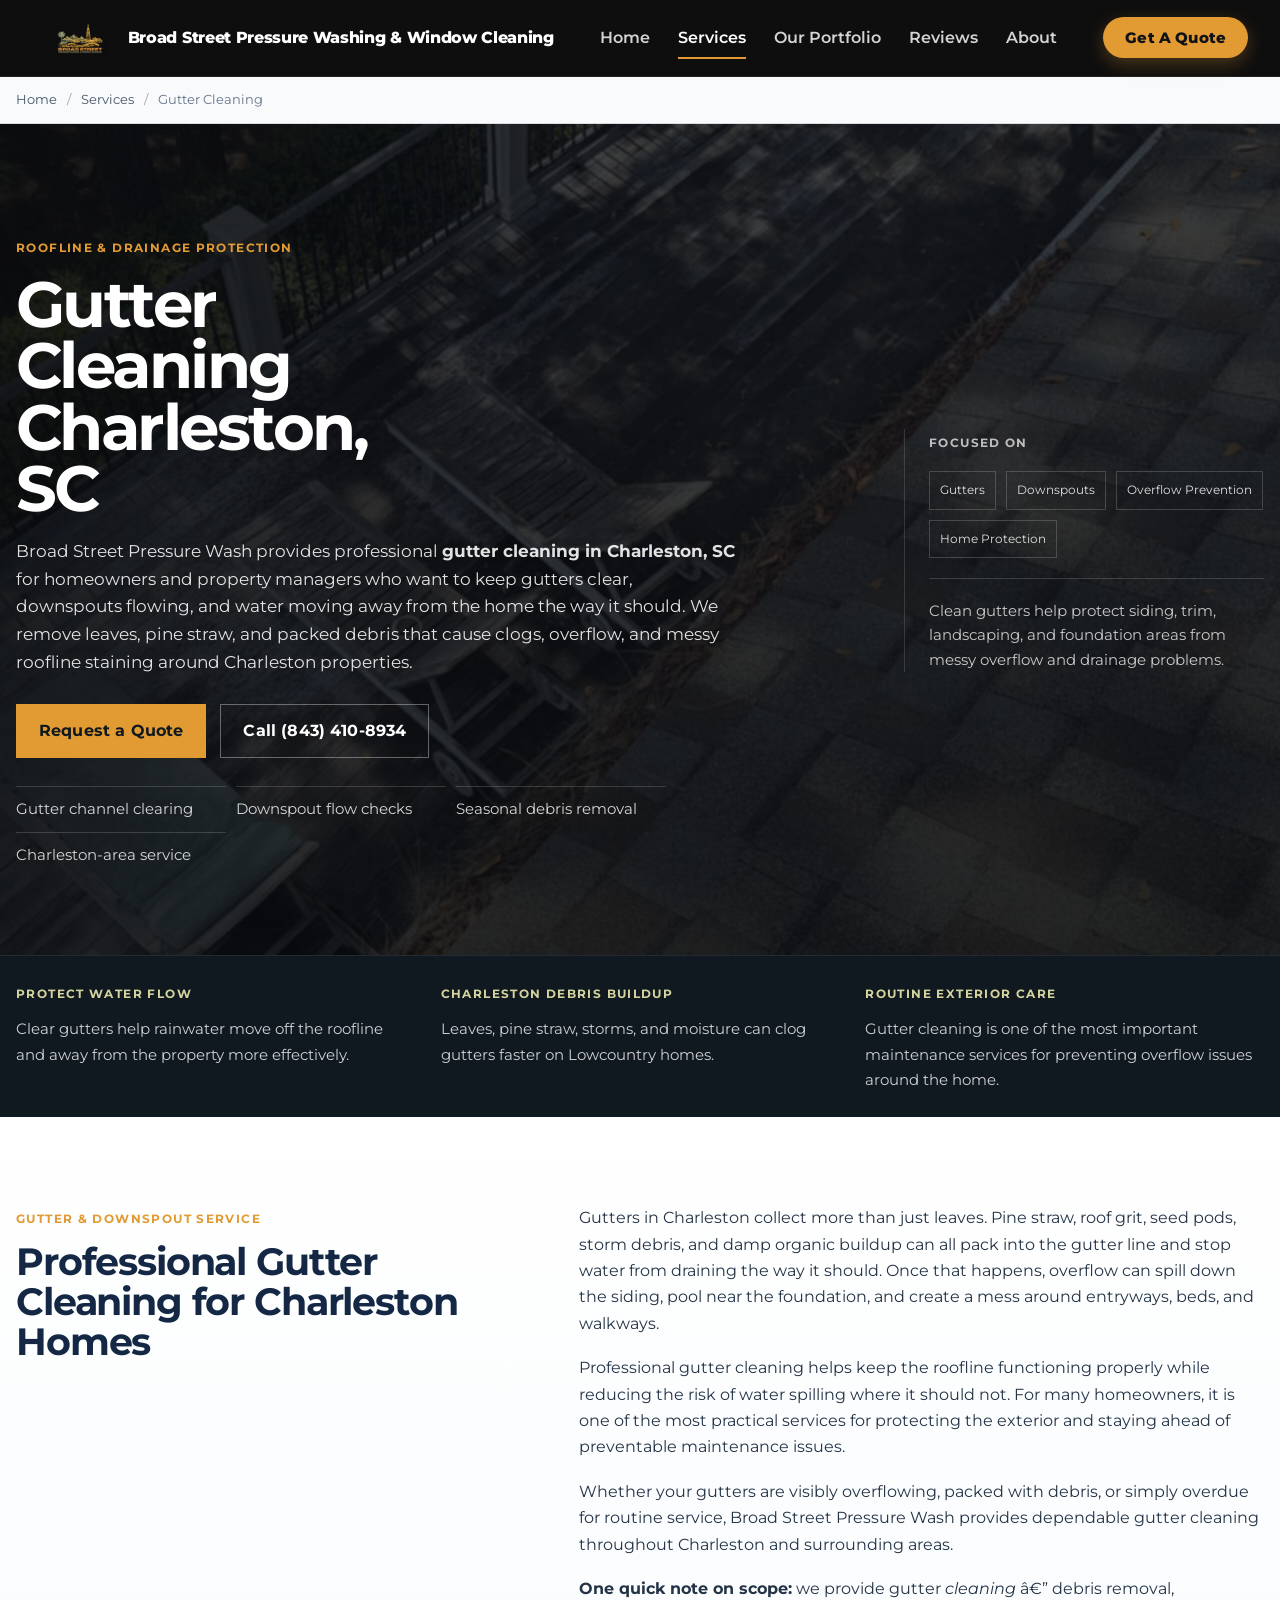
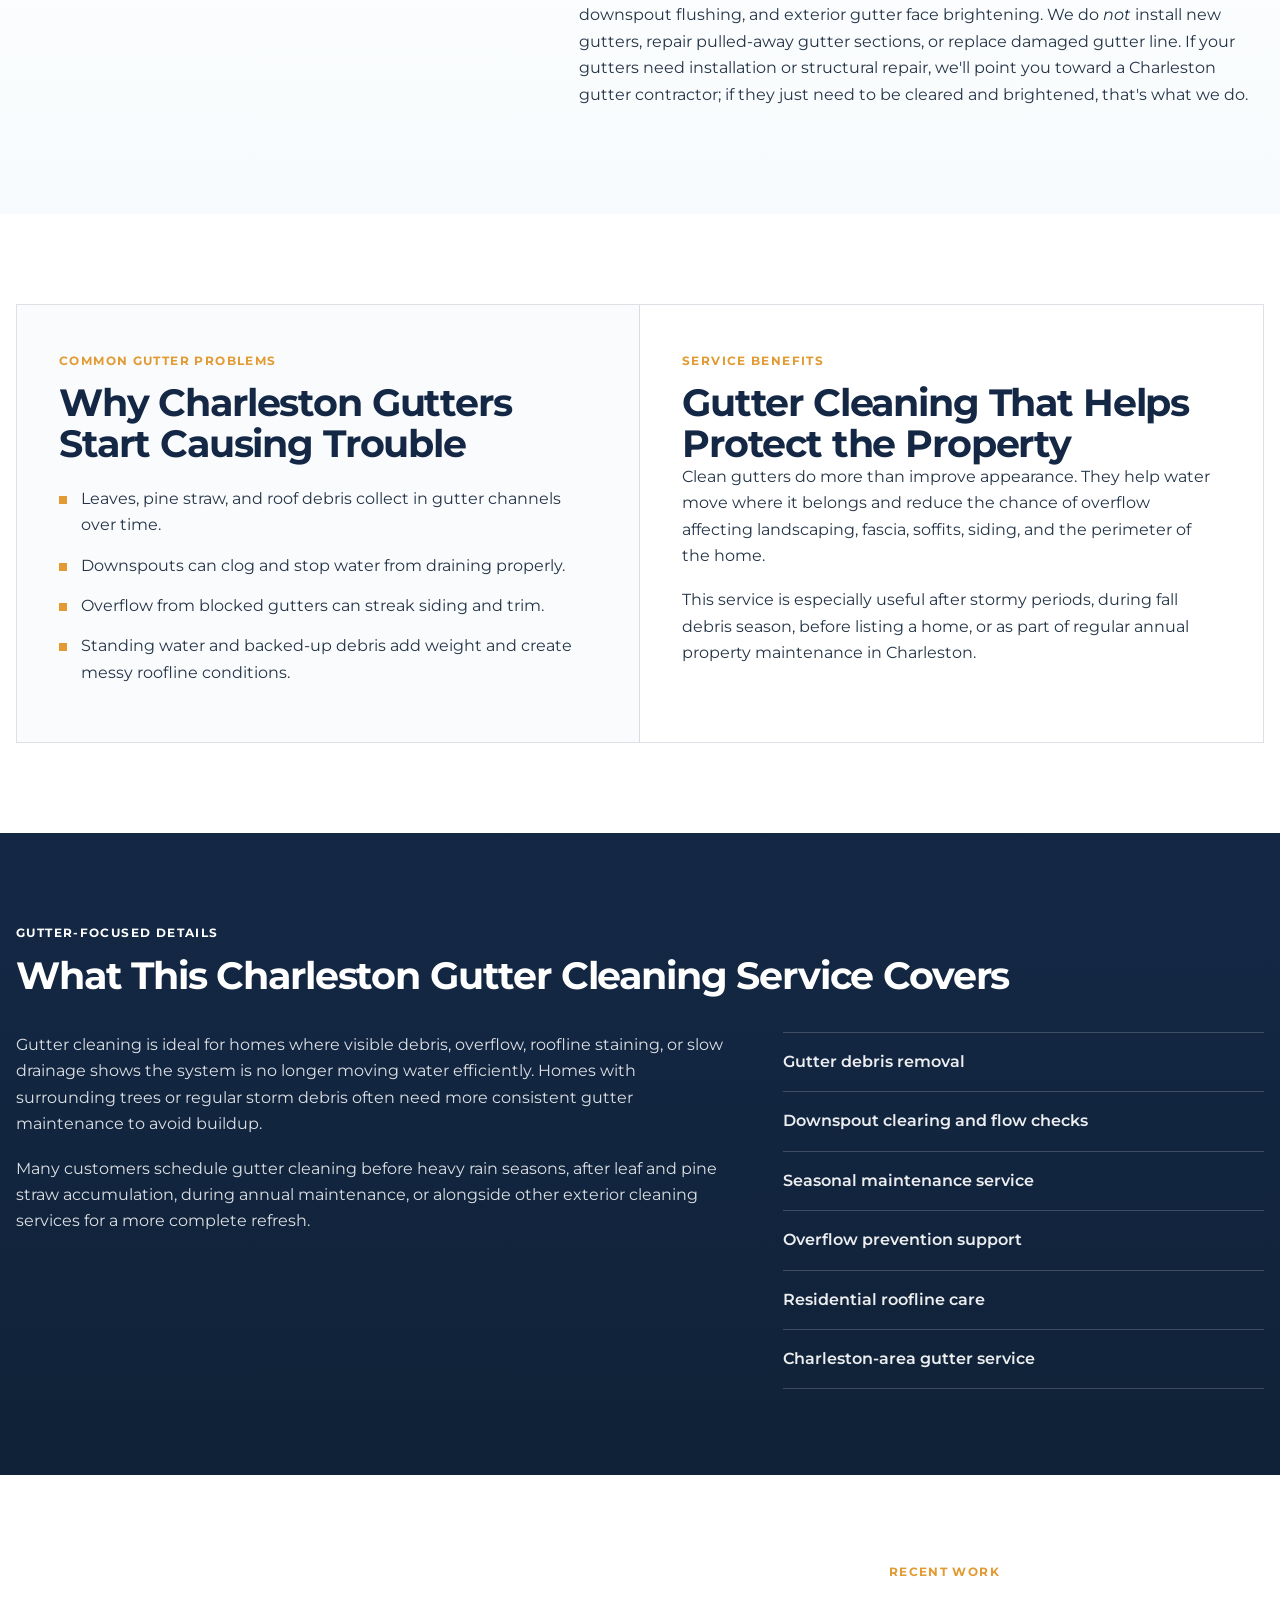
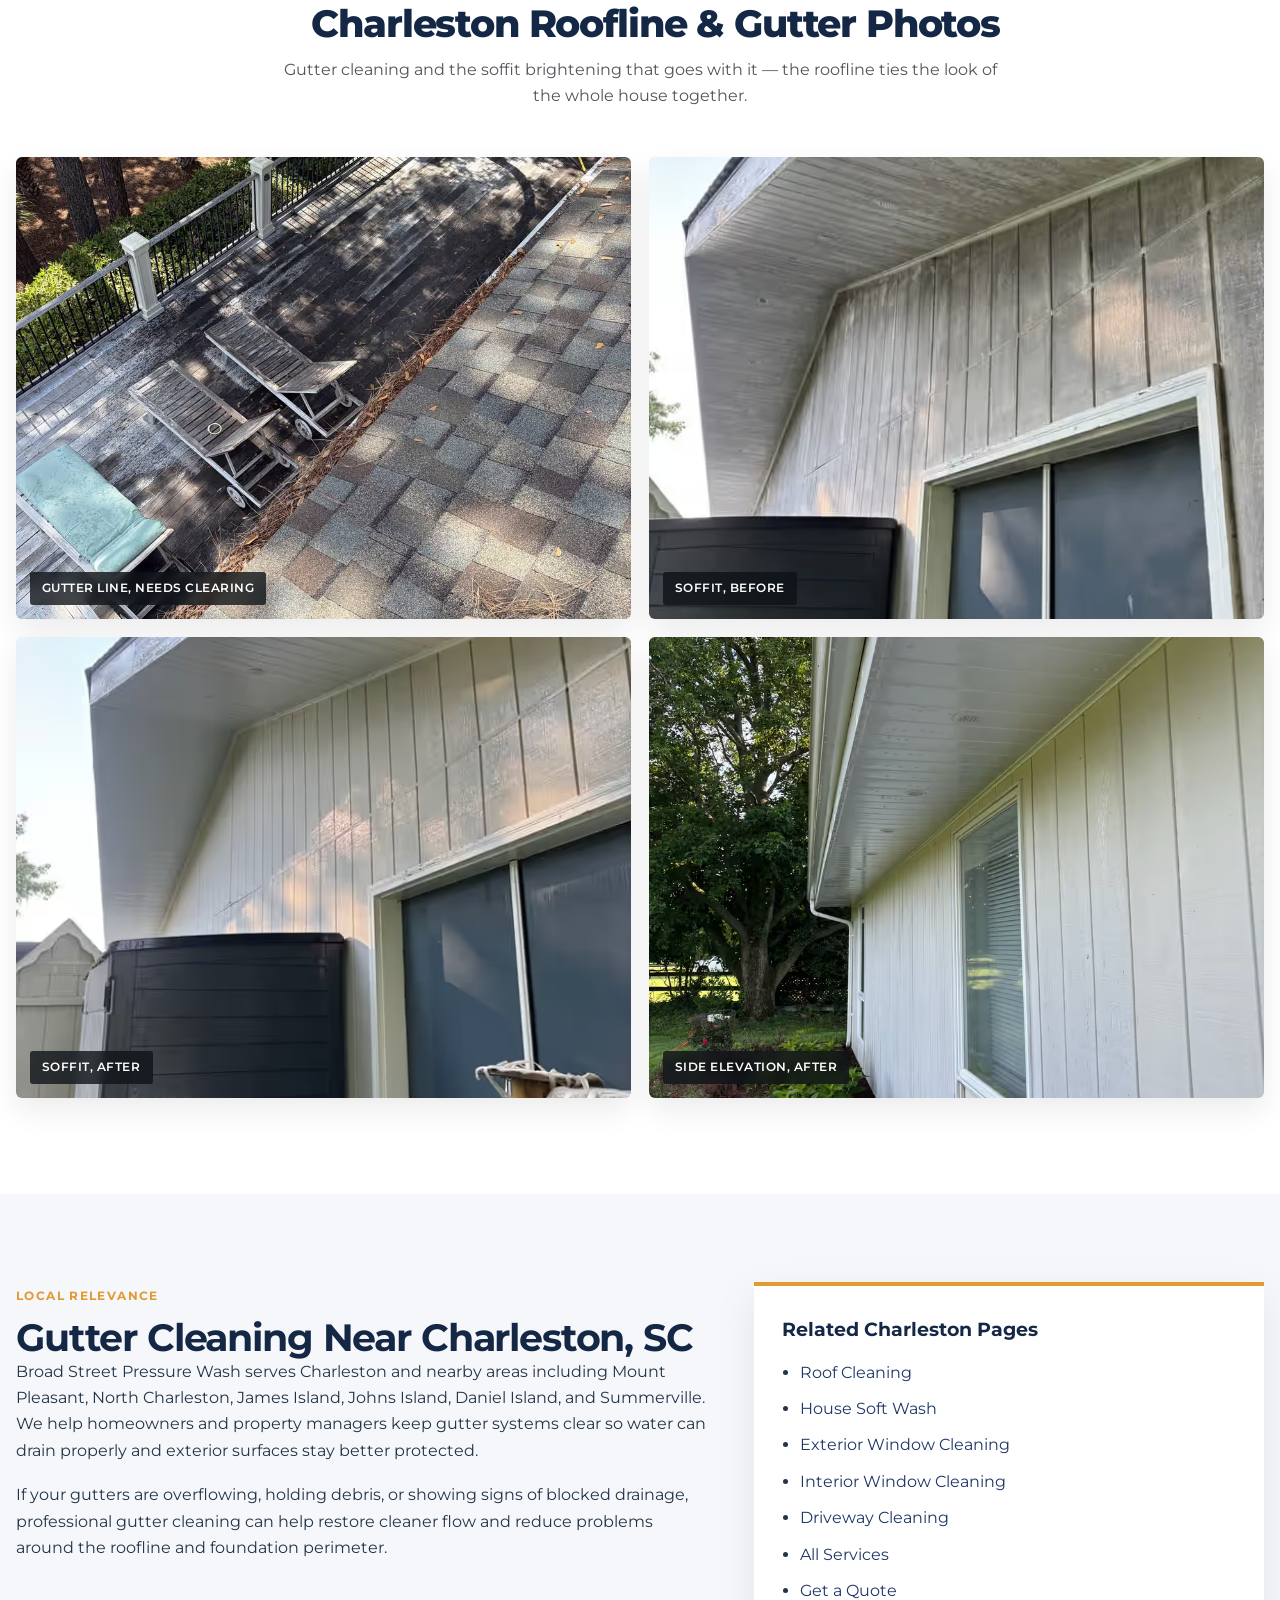
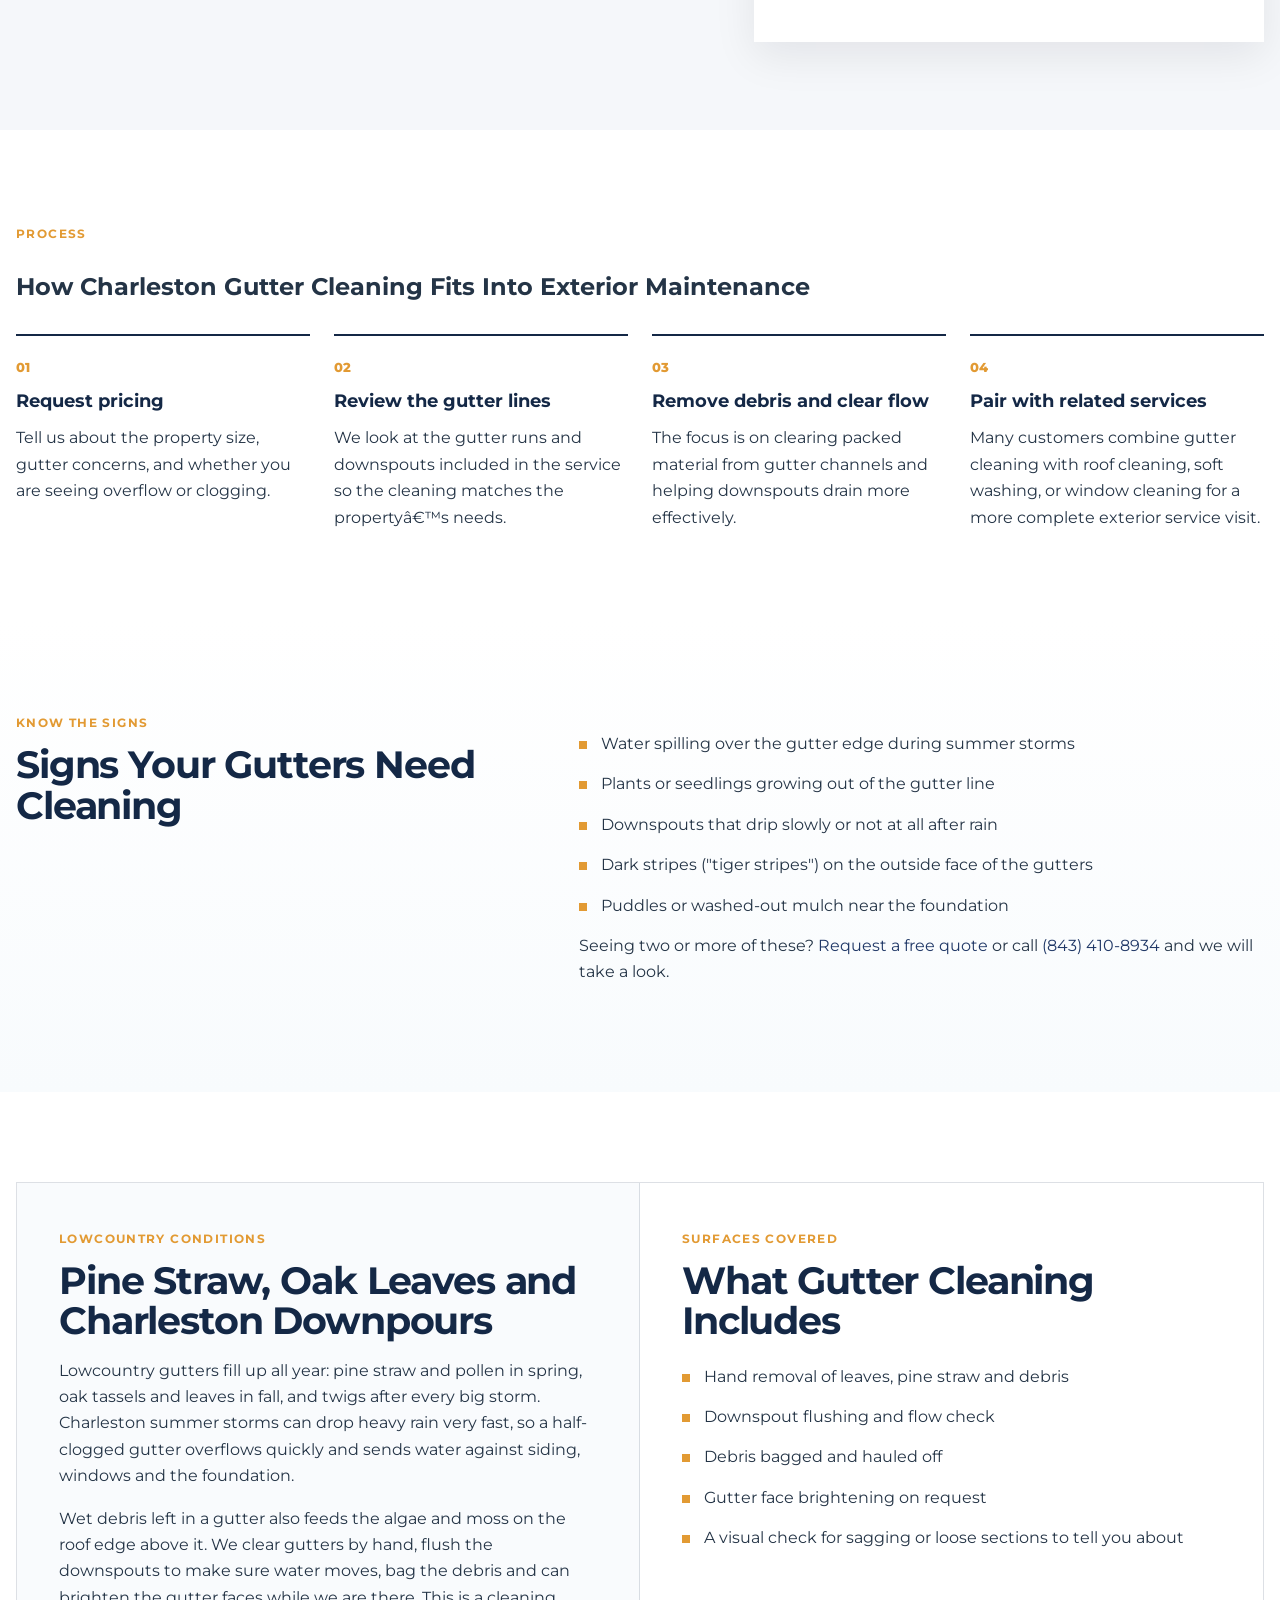
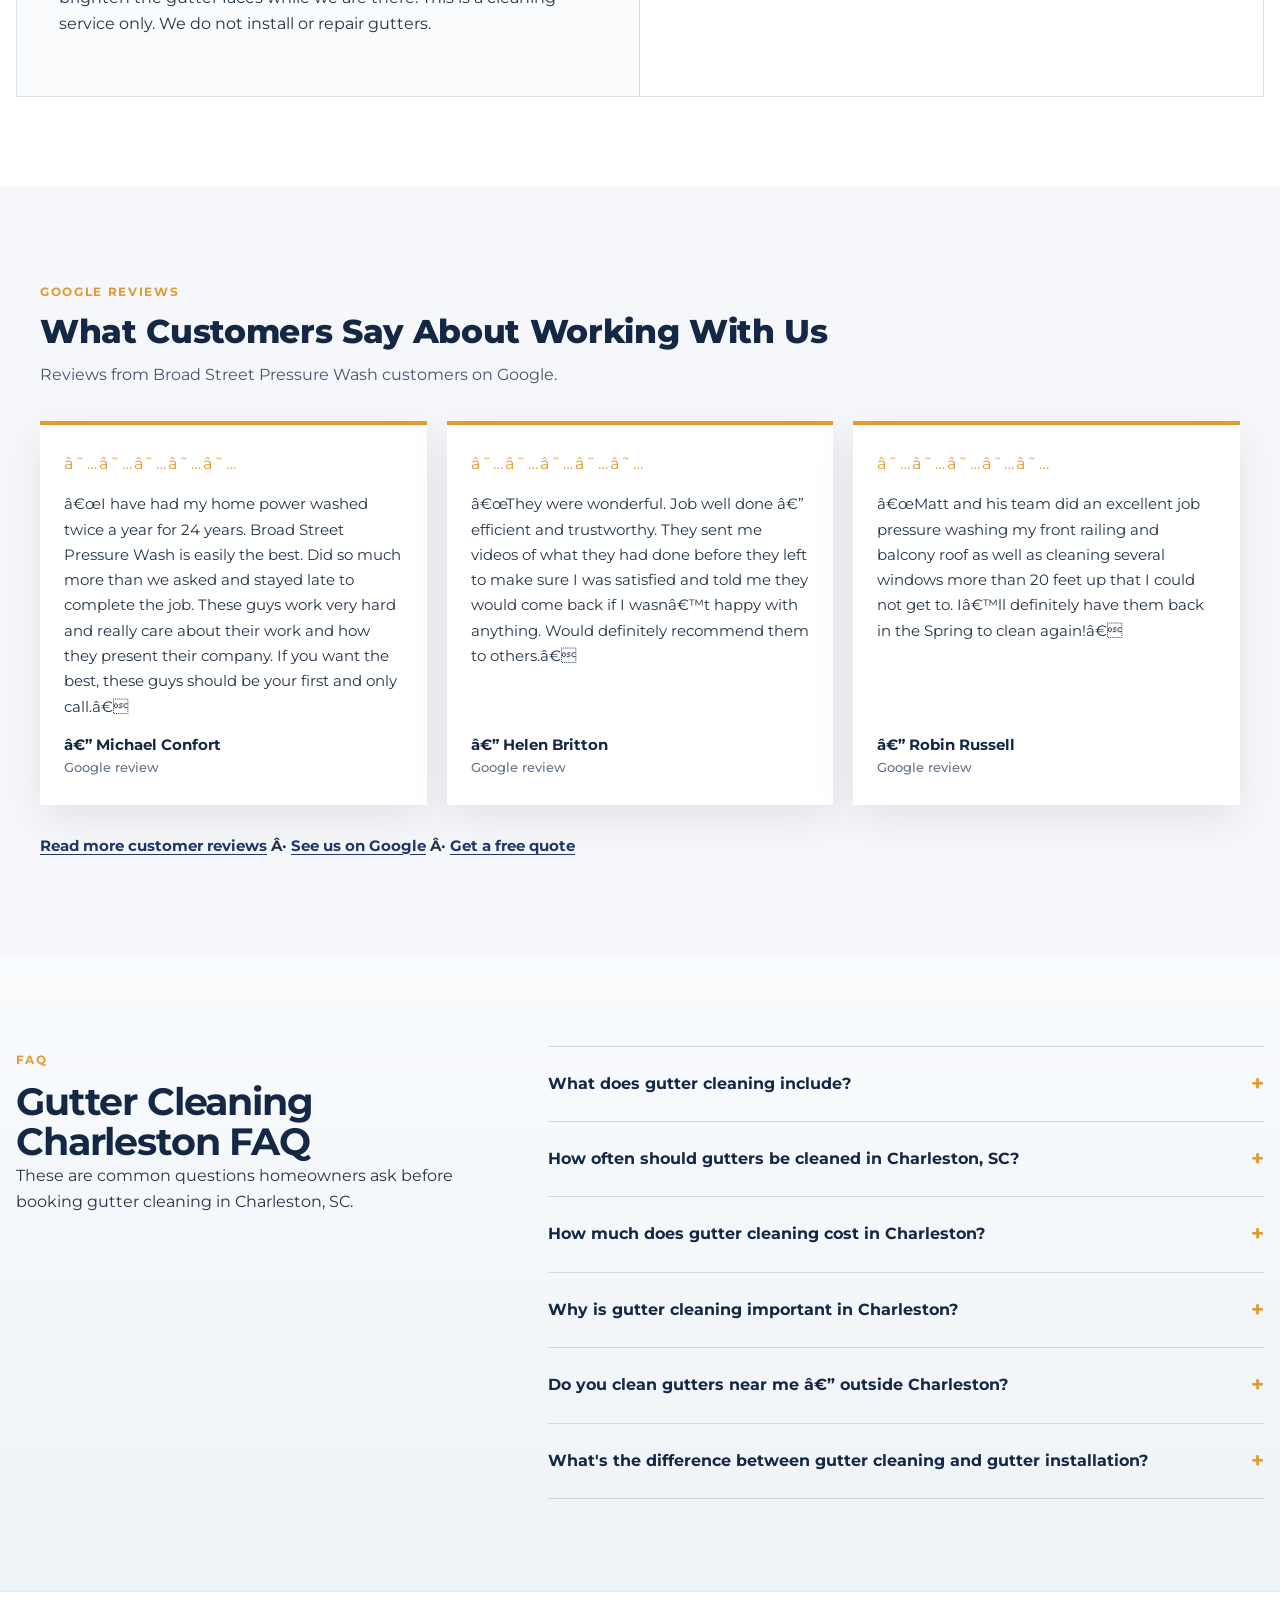
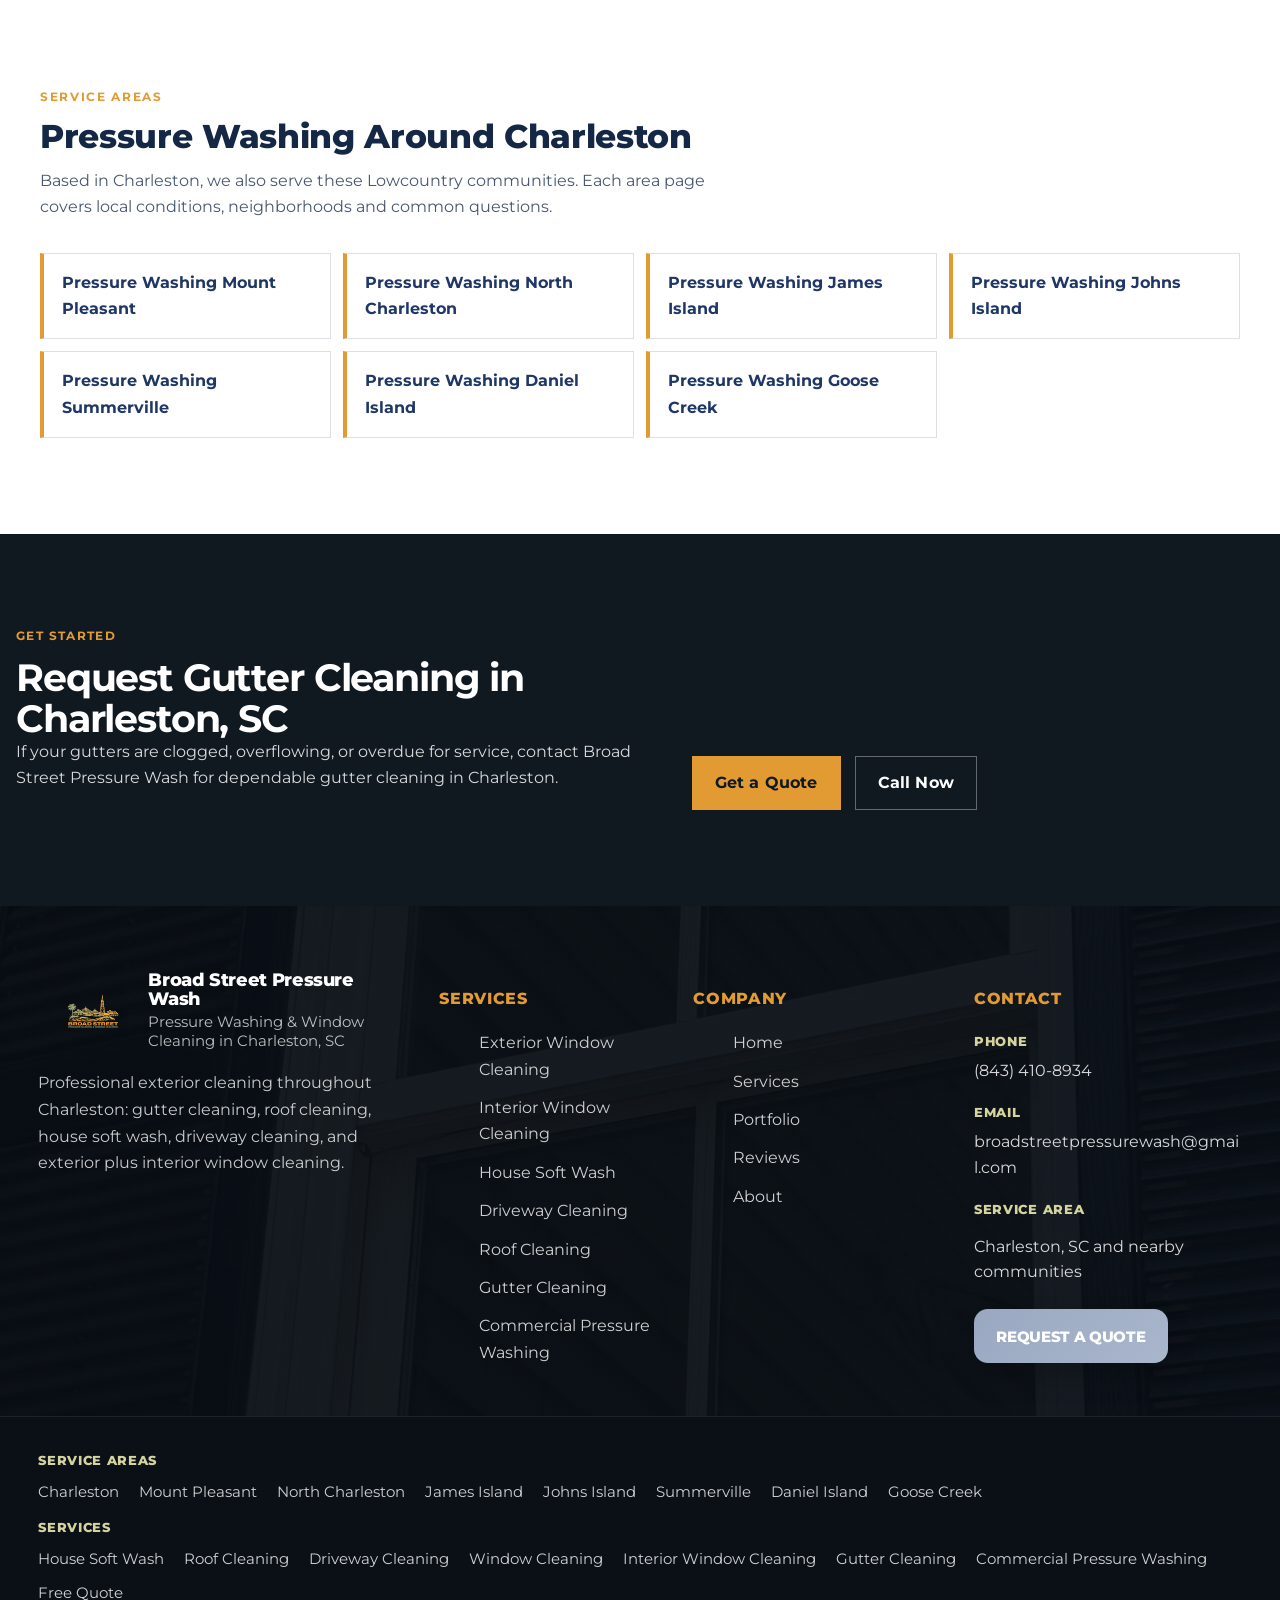
<file: service_areas/charleston/gutter-cleaning-charleston.html>
<!DOCTYPE html>
<html lang="en">
<head>
  <!-- Google tag (gtag.js) -->
  <script async src="https://www.googletagmanager.com/gtag/js?id=G-K0SS6ZGL0C"></script>
  <script>
    window.dataLayer = window.dataLayer || [];
    function gtag(){dataLayer.push(arguments);}
    gtag('js', new Date());
    gtag('config', 'G-K0SS6ZGL0C');
  </script>
  <!-- Meta Pixel Code -->
  <script>
    !function(f,b,e,v,n,t,s)
    {if(f.fbq)return;n=f.fbq=function(){n.callMethod?
    n.callMethod.apply(n,arguments):n.queue.push(arguments)};
    if(!f._fbq)f._fbq=n;n.push=n;n.loaded=!0;n.version='2.0';
    n.queue=[];t=b.createElement(e);t.async=!0;
    t.src=v;s=b.getElementsByTagName(e)[0];
    s.parentNode.insertBefore(t,s)}(window, document,'script',
    'https://connect.facebook.net/en_US/fbevents.js');
    fbq('init', '1659572542515212');
    fbq('track', 'PageView');
  </script>
  <noscript><img height="1" width="1" style="display:none"
    src="https://www.facebook.com/tr?id=1659572542515212&ev=PageView&noscript=1"
  /></noscript>
  <!-- End Meta Pixel Code -->
  <meta charset="UTF-8" />
  <meta name="viewport" content="width=device-width, initial-scale=1.0" />
  <title>Gutter Cleaning Charleston, SC | Broad Street Pressure Wash</title>
  <meta name="description" content="Gutter cleaning in Charleston, SC. We hand-clear leaves and pine straw, flush downspouts and brighten gutter faces so rain drains away from your home." />
  <meta name="robots" content="index, follow, max-image-preview:large" />
  <link rel="canonical" href="https://broadstpressurewash.com/service_areas/charleston/gutter-cleaning-charleston" />
  <meta property="og:type" content="website" />
  <meta property="og:site_name" content="Broad Street Pressure Wash" />
  <meta property="og:locale" content="en_US" />
  <meta property="og:title" content="Gutter Cleaning Charleston, SC | Broad Street Pressure Wash" />
  <meta property="og:description" content="Gutter cleaning in Charleston, SC. We hand-clear leaves and pine straw, flush downspouts and brighten gutter faces so rain drains away from your home." />
  <meta property="og:url" content="https://broadstpressurewash.com/service_areas/charleston/gutter-cleaning-charleston" />
  <meta property="og:image" content="https://broadstpressurewash.com/images/optimized/gutter-cleaning-charleston-sc-roofline-960.jpg" />
  <meta name="twitter:card" content="summary_large_image" />
  <meta name="twitter:title" content="Gutter Cleaning Charleston, SC | Broad Street Pressure Wash" />
  <meta name="twitter:description" content="Gutter cleaning in Charleston, SC. We hand-clear leaves and pine straw, flush downspouts and brighten gutter faces so rain drains away from your home." />
  <meta name="twitter:image" content="https://broadstpressurewash.com/images/optimized/gutter-cleaning-charleston-sc-roofline-960.jpg" />
  <link rel="preload" as="image" type="image/avif" href="/images/optimized/gutter-cleaning-charleston-sc-roofline-hero-960.avif" media="(max-width: 768px)" fetchpriority="high" />
  <link rel="preload" as="image" type="image/avif" href="/images/optimized/gutter-cleaning-charleston-sc-roofline-hero-1600.avif" media="(min-width: 769px)" fetchpriority="high" />
  <link rel="icon" type="image/x-icon" href="/favicon.ico" />
  <link rel="icon" type="image/png" sizes="32x32" href="/favicon-32.png" />
  <link rel="icon" type="image/png" sizes="192x192" href="/favicon-192.png" />
  <meta name="author" content="Broad Street Pressure Wash" />
  <meta name="theme-color" content="#0d1218" />

  <meta name="geo.region" content="US-SC" />
  <meta name="geo.placename" content="Charleston" />

  <link rel="preconnect" href="https://fonts.googleapis.com" />
  <link rel="preconnect" href="https://fonts.gstatic.com" crossorigin />
  <link rel="preload" as="style" href="https://fonts.googleapis.com/css2?family=Montserrat:wght@400;500;600;700;800;900&display=swap" />
  <link rel="stylesheet" href="https://fonts.googleapis.com/css2?family=Montserrat:wght@400;500;600;700;800;900&display=swap" media="print" onload="this.media='all'" />
  <noscript><link rel="stylesheet" href="https://fonts.googleapis.com/css2?family=Montserrat:wght@400;500;600;700;800;900&display=swap" /></noscript>

  <link rel="stylesheet" href="/styles/global-css.css?v=20261020" />
  <link rel="stylesheet" href="/styles/service-charleston.css?v=20261020" />
  <script type="application/ld+json">
{
 "@context": "https://schema.org",
 "@graph": [
  {
   "@type": "HomeAndConstructionBusiness",
   "@id": "https://broadstpressurewash.com/#business",
   "name": "Broad Street Pressure Wash",
   "alternateName": "Broad Street Pressure Washing & Window Cleaning",
   "url": "https://broadstpressurewash.com/",
   "telephone": "+1-843-410-8934",
   "email": "broadstreetpressurewash@gmail.com",
   "logo": "https://broadstpressurewash.com/images/logo/broadstpressurewash-logo.png",
   "image": [
    "https://broadstpressurewash.com/images/optimized/historic-home-exterior-cleaning-downtown-charleston-sc-960.jpg",
    "https://broadstpressurewash.com/images/optimized/house-soft-wash-charleston-sc-lowcountry-home-960.jpg",
    "https://broadstpressurewash.com/images/optimized/driveway-cleaning-charleston-sc-surface-cleaner-aggregate-960.jpg"
   ],
   "priceRange": "$",
   "address": {
    "@type": "PostalAddress",
    "addressLocality": "Charleston",
    "addressRegion": "SC",
    "addressCountry": "US"
   },
   "areaServed": [
    {
     "@type": "City",
     "name": "Charleston, SC"
    },
    {
     "@type": "City",
     "name": "Mount Pleasant, SC"
    },
    {
     "@type": "City",
     "name": "North Charleston, SC"
    },
    {
     "@type": "City",
     "name": "James Island, SC"
    },
    {
     "@type": "City",
     "name": "Johns Island, SC"
    },
    {
     "@type": "City",
     "name": "Summerville, SC"
    },
    {
     "@type": "City",
     "name": "Daniel Island, SC"
    },
    {
     "@type": "City",
     "name": "Goose Creek, SC"
    }
   ],
   "openingHoursSpecification": [
    {
     "@type": "OpeningHoursSpecification",
     "dayOfWeek": [
      "Monday",
      "Tuesday",
      "Wednesday",
      "Thursday",
      "Friday",
      "Saturday",
      "Sunday"
     ],
     "opens": "09:00",
     "closes": "17:00"
    }
   ],
   "sameAs": [
    "https://www.instagram.com/broadstreetpressurewash/",
    "https://www.google.com/maps?cid=407328406181369828"
   ],
   "hasOfferCatalog": {
    "@type": "OfferCatalog",
    "name": "Exterior cleaning services",
    "itemListElement": [
     {
      "@type": "Offer",
      "itemOffered": {
       "@type": "Service",
       "name": "House Washing (Soft Wash)",
       "url": "https://broadstpressurewash.com/service_areas/charleston/soft-washing-charleston"
      }
     },
     {
      "@type": "Offer",
      "itemOffered": {
       "@type": "Service",
       "name": "Roof Cleaning",
       "url": "https://broadstpressurewash.com/service_areas/charleston/roof-cleaning-charleston"
      }
     },
     {
      "@type": "Offer",
      "itemOffered": {
       "@type": "Service",
       "name": "Driveway Cleaning",
       "url": "https://broadstpressurewash.com/service_areas/charleston/driveway-cleaning-charleston"
      }
     },
     {
      "@type": "Offer",
      "itemOffered": {
       "@type": "Service",
       "name": "Exterior Window Cleaning",
       "url": "https://broadstpressurewash.com/service_areas/charleston/exterior-window-cleaning-charleston"
      }
     },
     {
      "@type": "Offer",
      "itemOffered": {
       "@type": "Service",
       "name": "Interior Window Cleaning",
       "url": "https://broadstpressurewash.com/service_areas/charleston/interior-window-cleaning-charleston"
      }
     },
     {
      "@type": "Offer",
      "itemOffered": {
       "@type": "Service",
       "name": "Gutter Cleaning",
       "url": "https://broadstpressurewash.com/service_areas/charleston/gutter-cleaning-charleston"
      }
     },
     {
      "@type": "Offer",
      "itemOffered": {
       "@type": "Service",
       "name": "Commercial Pressure Washing",
       "url": "https://broadstpressurewash.com/service_areas/charleston/commercial-pressure-washing-charleston"
      }
     }
    ]
   }
  },
  {
   "@type": "WebSite",
   "@id": "https://broadstpressurewash.com/#website",
   "url": "https://broadstpressurewash.com/",
   "name": "Broad Street Pressure Wash",
   "publisher": {
    "@id": "https://broadstpressurewash.com/#business"
   }
  },
  {
   "@type": "WebPage",
   "@id": "https://broadstpressurewash.com/service_areas/charleston/gutter-cleaning-charleston#webpage",
   "url": "https://broadstpressurewash.com/service_areas/charleston/gutter-cleaning-charleston",
   "name": "Gutter Cleaning Charleston, SC | Broad Street Pressure Wash",
   "description": "Gutter cleaning in Charleston, SC. We hand-clear leaves and pine straw, flush downspouts and brighten gutter faces so rain drains away from your home.",
   "isPartOf": {
    "@id": "https://broadstpressurewash.com/#website"
   },
   "about": {
    "@id": "https://broadstpressurewash.com/#business"
   },
   "primaryImageOfPage": {
    "@type": "ImageObject",
    "url": "https://broadstpressurewash.com/images/optimized/gutter-cleaning-charleston-sc-roofline-960.jpg"
   },
   "breadcrumb": {
    "@id": "https://broadstpressurewash.com/service_areas/charleston/gutter-cleaning-charleston#breadcrumb"
   }
  },
  {
   "@type": "BreadcrumbList",
   "@id": "https://broadstpressurewash.com/service_areas/charleston/gutter-cleaning-charleston#breadcrumb",
   "itemListElement": [
    {
     "@type": "ListItem",
     "position": 1,
     "name": "Home",
     "item": "https://broadstpressurewash.com/"
    },
    {
     "@type": "ListItem",
     "position": 2,
     "name": "Services",
     "item": "https://broadstpressurewash.com/services"
    },
    {
     "@type": "ListItem",
     "position": 3,
     "name": "Gutter Cleaning",
     "item": "https://broadstpressurewash.com/service_areas/charleston/gutter-cleaning-charleston"
    }
   ]
  },
  {
   "@type": "Service",
   "@id": "https://broadstpressurewash.com/service_areas/charleston/gutter-cleaning-charleston#service",
   "name": "Gutter Cleaning Charleston, SC",
   "serviceType": "Gutter Cleaning",
   "url": "https://broadstpressurewash.com/service_areas/charleston/gutter-cleaning-charleston",
   "description": "Gutter cleaning in Charleston, SC. We hand-clear leaves and pine straw, flush downspouts and brighten gutter faces so rain drains away from your home.",
   "provider": {
    "@id": "https://broadstpressurewash.com/#business"
   },
   "areaServed": [
    {
     "@type": "City",
     "name": "Charleston, SC"
    },
    {
     "@type": "City",
     "name": "Mount Pleasant, SC"
    },
    {
     "@type": "City",
     "name": "North Charleston, SC"
    },
    {
     "@type": "City",
     "name": "James Island, SC"
    },
    {
     "@type": "City",
     "name": "Johns Island, SC"
    },
    {
     "@type": "City",
     "name": "Summerville, SC"
    },
    {
     "@type": "City",
     "name": "Daniel Island, SC"
    },
    {
     "@type": "City",
     "name": "Goose Creek, SC"
    }
   ],
   "image": "https://broadstpressurewash.com/images/optimized/gutter-cleaning-charleston-sc-roofline-960.jpg"
  },
  {
   "@type": "FAQPage",
   "@id": "https://broadstpressurewash.com/service_areas/charleston/gutter-cleaning-charleston#faq",
   "mainEntity": [
    {
     "@type": "Question",
     "name": "What does gutter cleaning include?",
     "acceptedAnswer": {
      "@type": "Answer",
      "text": "A standard gutter cleaning visit includes hand-removing leaves, pine straw, seed pods, and packed roof debris from every gutter channel; flushing each downspout with water until it runs clear; bagging the debris and removing it from the property; and a quick exterior brightening of the gutter face so the roofline looks as clean as the rest of the home. We're a cleaning-only service — we don't install new gutters, repair pulled-away sections, or replace damaged gutter line."
     }
    },
    {
     "@type": "Question",
     "name": "How often should gutters be cleaned in Charleston, SC?",
     "acceptedAnswer": {
      "@type": "Answer",
      "text": "Most Charleston homes need gutter cleaning twice a year — once in spring (April–May, after oak pollen and seed-pod drop) and once in fall (October–November, after leaf drop). Homes under heavy pine canopy or shaded by live oaks often need quarterly cleaning because pine needles clog faster and are heavier when wet. Homes in newer subdivisions with less mature tree cover can sometimes get by with one annual cleaning, scheduled before hurricane season."
     }
    },
    {
     "@type": "Question",
     "name": "How much does gutter cleaning cost in Charleston?",
     "acceptedAnswer": {
      "@type": "Answer",
      "text": "Most Charleston gutter cleaning jobs run $150–$350 depending on home size, gutter linear footage, number of stories, and how much debris is in the system. A single-story home with 150 feet of gutter and light debris is on the lower end; a two-story home with 250+ feet of gutter and a season's worth of pine straw is on the higher end. Broad Street Pressure Wash provides a free walk-around quote — no charge to look at the property and price the work."
     }
    },
    {
     "@type": "Question",
     "name": "Why is gutter cleaning important in Charleston?",
     "acceptedAnswer": {
      "@type": "Answer",
      "text": "Clogged gutters in Charleston cause more damage than in drier climates because the Lowcountry gets 50+ inches of rain a year, much of it in heavy summer downpours. When water can't drain through the downspouts, it overflows the front lip of the gutter — running down siding (streaking and rotting it), pooling near the foundation (where Charleston's high water table compounds the problem), and saturating wood trim and fascia (the most common cause of soft-spot rot on Lowcountry homes). Clean gutters are the cheapest way to protect a Charleston home from preventable water damage."
     }
    },
    {
     "@type": "Question",
     "name": "Do you clean gutters near me — outside Charleston?",
     "acceptedAnswer": {
      "@type": "Answer",
      "text": "Yes. Broad Street Pressure Wash provides gutter cleaning throughout Mount Pleasant, North Charleston, James Island, Johns Island, Daniel Island, Summerville, Goose Creek, West Ashley, Folly Beach, Sullivan's Island, and Isle of Palms. Most jobs are scheduled within the same week the quote is requested."
     }
    },
    {
     "@type": "Question",
     "name": "What's the difference between gutter cleaning and gutter installation?",
     "acceptedAnswer": {
      "@type": "Answer",
      "text": "Gutter cleaning is the maintenance service we provide — clearing debris from existing gutters and downspouts so water drains the way it should. Gutter installation is a separate trade: installing new gutter line, replacing damaged sections, or repairing pulled-away gutters. If your gutters need installation or structural repair, we'll point you toward a Charleston gutter contractor. If they just need to be cleared and brightened, that's our work."
     }
    }
   ]
  }
 ]
}
  </script>
</head>
<body>
  <header class="site-header">
    <div class="nav-wrap">
      <a href="/" class="brand" aria-label="Broad Street Pressure Wash Home">
        <picture class="bsp-pic"><source type="image/avif" srcset="/images/optimized/logo-broad-street-pressure-wash-charleston-sc-160.avif 160w, /images/optimized/logo-broad-street-pressure-wash-charleston-sc-320.avif 320w" sizes="(max-width: 640px) 60px, 90px" /><img src="/images/optimized/logo-broad-street-pressure-wash-charleston-sc-160.png" alt="Broad Street Pressure Wash Logo" class="brand-logo" width="160" height="107" decoding="async" /></picture>
        <span class="brand-name">Broad Street Pressure Washing &amp; Window Cleaning</span>
      </a>
      <button class="nav-toggle" aria-label="Toggle navigation menu" aria-expanded="false" aria-controls="main-nav" type="button"><span></span><span></span><span></span></button>
      <nav class="main-nav" id="main-nav" aria-label="Main navigation">
        <ul>
          <li><a href="/">Home</a></li>
          <li><a href="/services" class="active">Services</a></li>
          <li><a href="/portfolio">Our Portfolio</a></li>
          <li><a href="/reviews">Reviews</a></li>
          <li><a href="/about">About</a></li>
          <li class="nav-cta"><a href="/quote" class="btn-nav-quote">Get A Quote</a></li>
        </ul>
      </nav>
    </div>
    <div class="header-mobile-cta">
      <a href="tel:+18434108934" class="hmc-call" aria-label="Call Broad Street Pressure Wash at (843) 410-8934"><svg viewBox="0 0 24 24" width="16" height="16" fill="currentColor" aria-hidden="true"><path d="M6.6 10.8a15.1 15.1 0 0 0 6.6 6.6l2.2-2.2a1 1 0 0 1 1-.25 11.4 11.4 0 0 0 3.6.57 1 1 0 0 1 1 1V20a1 1 0 0 1-1 1A17 17 0 0 1 3 4a1 1 0 0 1 1-1h3.5a1 1 0 0 1 1 1c0 1.25.2 2.45.57 3.57a1 1 0 0 1-.25 1z"/></svg>Call (843) 410-8934</a>
      <a href="/quote" class="hmc-quote">Free Quote</a>
    </div>
  </header>

  <main>
    <nav class="page-crumbs" aria-label="Breadcrumb">
      <div class="container">
        <ol>
          <li><a href="/">Home</a></li>
          <li><a href="/services">Services</a></li>
          <li>Gutter Cleaning</li>
        </ol>
      </div>
    </nav>

    <section class="hero-editorial">
      <div class="hero-media" id="gutter-media"></div>
      <div class="hero-overlay"></div>
      <div class="container hero-grid">
        <div class="hero-copy">
          <span class="eyebrow">Roofline &amp; Drainage Protection</span>
          <h1>Gutter Cleaning Charleston, SC</h1>
          <p class="hero-lead">
            Broad Street Pressure Wash provides professional <strong>gutter cleaning in Charleston, SC</strong> for homeowners and property managers who want to keep gutters clear, downspouts flowing, and water moving away from the home the way it should. We remove leaves, pine straw, and packed debris that cause clogs, overflow, and messy roofline staining around Charleston properties.
          </p>
          <div class="hero-actions">
            <a href="/quote" class="btn btn-solid">Request a Quote</a>
            <a href="tel:+18434108934" class="btn btn-outline">Call (843) 410-8934</a>
          </div>
          <ul class="hero-points">
            <li>Gutter channel clearing</li>
            <li>Downspout flow checks</li>
            <li>Seasonal debris removal</li>
            <li>Charleston-area service</li>
          </ul>
        </div>
        <aside class="hero-rail">
          <span class="rail-label">Focused on</span>
          <div class="rail-list">
            <span>Gutters</span>
            <span>Downspouts</span>
            <span>Overflow Prevention</span>
            <span>Home Protection</span>
          </div>
          <div class="rail-divider"></div>
          <p class="rail-copy">Clean gutters help protect siding, trim, landscaping, and foundation areas from messy overflow and drainage problems.</p>
        </aside>
      </div>
    </section>

    <section class="authority-strip">
      <div class="container authority-inner">
        <div><span class="authority-kicker">Protect water flow</span><p>Clear gutters help rainwater move off the roofline and away from the property more effectively.</p></div>
        <div><span class="authority-kicker">Charleston debris buildup</span><p>Leaves, pine straw, storms, and moisture can clog gutters faster on Lowcountry homes.</p></div>
        <div><span class="authority-kicker">Routine exterior care</span><p>Gutter cleaning is one of the most important maintenance services for preventing overflow issues around the home.</p></div>
      </div>
    </section>

    <section class="content-band content-band-light">
      <div class="container split-story">
        <div class="story-title">
          <span class="section-tag">Gutter &amp; Downspout Service</span>
          <h2>Professional Gutter Cleaning for Charleston Homes</h2>
        </div>
        <div class="story-copy">
          <p>
            Gutters in Charleston collect more than just leaves. Pine straw, roof grit, seed pods, storm debris, and damp organic buildup can all pack into the gutter line and stop water from draining the way it should. Once that happens, overflow can spill down the siding, pool near the foundation, and create a mess around entryways, beds, and walkways.
          </p>
          <p>
            Professional gutter cleaning helps keep the roofline functioning properly while reducing the risk of water spilling where it should not. For many homeowners, it is one of the most practical services for protecting the exterior and staying ahead of preventable maintenance issues.
          </p>
          <p>
            Whether your gutters are visibly overflowing, packed with debris, or simply overdue for routine service, Broad Street Pressure Wash provides dependable gutter cleaning throughout Charleston and surrounding areas.
          </p>
          <p>
            <strong>One quick note on scope:</strong> we provide gutter <em>cleaning</em> — debris removal, downspout flushing, and exterior gutter face brightening. We do <em>not</em> install new gutters, repair pulled-away gutter sections, or replace damaged gutter line. If your gutters need installation or structural repair, we'll point you toward a Charleston gutter contractor; if they just need to be cleared and brightened, that's what we do.
          </p>
        </div>
      </div>
    </section>

    <section class="problem-solution">
      <div class="container problem-grid">
        <div class="problem-panel">
          <span class="section-tag">Common Gutter Problems</span>
          <h2>Why Charleston Gutters Start Causing Trouble</h2>
          <ul class="checklist">
            <li>Leaves, pine straw, and roof debris collect in gutter channels over time.</li>
            <li>Downspouts can clog and stop water from draining properly.</li>
            <li>Overflow from blocked gutters can streak siding and trim.</li>
            <li>Standing water and backed-up debris add weight and create messy roofline conditions.</li>
          </ul>
        </div>
        <div class="solution-panel">
          <span class="section-tag">Service Benefits</span>
          <h2>Gutter Cleaning That Helps Protect the Property</h2>
          <p>
            Clean gutters do more than improve appearance. They help water move where it belongs and reduce the chance of overflow affecting landscaping, fascia, soffits, siding, and the perimeter of the home.
          </p>
          <p>
            This service is especially useful after stormy periods, during fall debris season, before listing a home, or as part of regular annual property maintenance in Charleston.
          </p>
        </div>
      </div>
    </section>

    <section class="service-detail-band">
      <div class="container">
        <div class="section-head">
          <div>
            <span class="section-tag">Gutter-Focused Details</span>
            <h2>What This Charleston Gutter Cleaning Service Covers</h2>
          </div>
        </div>
        <div class="detail-columns">
          <div class="detail-copy">
            <p>
              Gutter cleaning is ideal for homes where visible debris, overflow, roofline staining, or slow drainage shows the system is no longer moving water efficiently. Homes with surrounding trees or regular storm debris often need more consistent gutter maintenance to avoid buildup.
            </p>
            <p>
              Many customers schedule gutter cleaning before heavy rain seasons, after leaf and pine straw accumulation, during annual maintenance, or alongside other exterior cleaning services for a more complete refresh.
            </p>
          </div>
          <ul class="detail-list">
            <li>Gutter debris removal</li>
            <li>Downspout clearing and flow checks</li>
            <li>Seasonal maintenance service</li>
            <li>Overflow prevention support</li>
            <li>Residential roofline care</li>
            <li>Charleston-area gutter service</li>
          </ul>
        </div>
      </div>
    </section>

    <section class="service-gallery">
      <div class="container">
        <div class="section-head">
          <span class="section-tag">Recent Work</span>
          <h2>Charleston Roofline &amp; Gutter Photos</h2>
          <p class="section-lead">Gutter cleaning and the soffit brightening that goes with it &mdash; the roofline ties the look of the whole house together.</p>
        </div>
        <div class="gallery-grid">
          <figure class="span-6">
            <picture class="bsp-pic"><source type="image/avif" srcset="/images/optimized/gutter-cleaning-charleston-sc-roofline-480.avif 480w, /images/optimized/gutter-cleaning-charleston-sc-roofline-960.avif 960w, /images/optimized/gutter-cleaning-charleston-sc-roofline-1600.avif 1440w" sizes="(max-width: 700px) 100vw, 50vw" /><img src="/images/optimized/gutter-cleaning-charleston-sc-roofline-960.jpg" alt="Charleston gutter line packed with pine straw and roof debris before cleaning" width="960" height="1280" loading="lazy" decoding="async" /></picture>
            <figcaption>Gutter line, needs clearing</figcaption>
          </figure>
          <figure class="span-6">
            <picture class="bsp-pic"><source type="image/avif" srcset="/images/optimized/siding-soffit-house-wash-charleston-sc-before-480.avif 480w, /images/optimized/siding-soffit-house-wash-charleston-sc-before-960.avif 600w" sizes="(max-width: 700px) 100vw, 50vw" /><img src="/images/optimized/siding-soffit-house-wash-charleston-sc-before-960.jpg" alt="Mildewed soffit and gutter area before cleaning in Charleston SC" width="600" height="800" loading="lazy" decoding="async" /></picture>
            <figcaption>Soffit, before</figcaption>
          </figure>
          <figure class="span-6">
            <picture class="bsp-pic"><source type="image/avif" srcset="/images/optimized/siding-soffit-house-wash-charleston-sc-after-480.avif 480w, /images/optimized/siding-soffit-house-wash-charleston-sc-after-960.avif 600w" sizes="(max-width: 700px) 100vw, 50vw" /><img src="/images/optimized/siding-soffit-house-wash-charleston-sc-after-960.jpg" alt="Clean soffit and gutter line after cleaning in Charleston SC" width="600" height="800" loading="lazy" decoding="async" /></picture>
            <figcaption>Soffit, after</figcaption>
          </figure>
          <figure class="span-6">
            <picture class="bsp-pic"><source type="image/avif" srcset="/images/optimized/house-washing-charleston-sc-white-board-and-batten-480.avif 480w, /images/optimized/house-washing-charleston-sc-white-board-and-batten-960.avif 960w, /images/optimized/house-washing-charleston-sc-white-board-and-batten-1600.avif 1536w" sizes="(max-width: 700px) 100vw, 50vw" /><img src="/images/optimized/house-washing-charleston-sc-white-board-and-batten-960.jpg" alt="Charleston home side view showing clean gutter and soffit line" width="960" height="1280" loading="lazy" decoding="async" /></picture>
            <figcaption>Side elevation, after</figcaption>
          </figure>
        </div>
      </div>
    </section>

    <section class="local-frame">
      <div class="container local-grid">
        <div class="local-copy">
          <span class="section-tag">Local Relevance</span>
          <h2>Gutter Cleaning Near Charleston, SC</h2>
          <p>
            Broad Street Pressure Wash serves Charleston and nearby areas including Mount Pleasant, North Charleston, James Island, Johns Island, Daniel Island, and Summerville. We help homeowners and property managers keep gutter systems clear so water can drain properly and exterior surfaces stay better protected.
          </p>
          <p>
            If your gutters are overflowing, holding debris, or showing signs of blocked drainage, professional gutter cleaning can help restore cleaner flow and reduce problems around the roofline and foundation perimeter.
          </p>
        </div>
        <aside class="local-aside">
          <h3>Related Charleston Pages</h3>
          <ul>
            <li><a href="/service_areas/charleston/roof-cleaning-charleston">Roof Cleaning</a></li>
            <li><a href="/service_areas/charleston/soft-washing-charleston">House Soft Wash</a></li>
            <li><a href="/service_areas/charleston/exterior-window-cleaning-charleston">Exterior Window Cleaning</a></li>
            <li><a href="/service_areas/charleston/interior-window-cleaning-charleston">Interior Window Cleaning</a></li>
            <li><a href="/service_areas/charleston/driveway-cleaning-charleston">Driveway Cleaning</a></li>
            <li><a href="/services">All Services</a></li>
            <li><a href="/quote">Get a Quote</a></li>
          </ul>
        </aside>
      </div>
    </section>

    <section class="process-timeline">
      <div class="container">
        <span class="section-tag">Process</span>
        <h2>How Charleston Gutter Cleaning Fits Into Exterior Maintenance</h2>
        <div class="timeline">
          <article><span class="step-no">01</span><h3>Request pricing</h3><p>Tell us about the property size, gutter concerns, and whether you are seeing overflow or clogging.</p></article>
          <article><span class="step-no">02</span><h3>Review the gutter lines</h3><p>We look at the gutter runs and downspouts included in the service so the cleaning matches the property’s needs.</p></article>
          <article><span class="step-no">03</span><h3>Remove debris and clear flow</h3><p>The focus is on clearing packed material from gutter channels and helping downspouts drain more effectively.</p></article>
          <article><span class="step-no">04</span><h3>Pair with related services</h3><p>Many customers combine gutter cleaning with roof cleaning, soft washing, or window cleaning for a more complete exterior service visit.</p></article>
        </div>
      </div>
    </section>
    <section class="content-band content-band-light">
      <div class="container split-story">
        <div class="story-title">
          <span class="section-tag">Know the Signs</span>
          <h2>Signs Your Gutters Need Cleaning</h2>
        </div>
        <div class="story-copy">
          <ul class="checklist">
            <li>Water spilling over the gutter edge during summer storms</li>
            <li>Plants or seedlings growing out of the gutter line</li>
            <li>Downspouts that drip slowly or not at all after rain</li>
            <li>Dark stripes ("tiger stripes") on the outside face of the gutters</li>
            <li>Puddles or washed-out mulch near the foundation</li>
          </ul>
          <p>Seeing two or more of these? <a href="/quote">Request a free quote</a> or call <a href="tel:+18434108934">(843) 410-8934</a> and we will take a look.</p>
        </div>
      </div>
    </section>

    <section class="problem-solution">
      <div class="container problem-grid">
        <div class="problem-panel">
          <span class="section-tag">Lowcountry Conditions</span>
          <h2>Pine Straw, Oak Leaves and Charleston Downpours</h2>
          <p>Lowcountry gutters fill up all year: pine straw and pollen in spring, oak tassels and leaves in fall, and twigs after every big storm. Charleston summer storms can drop heavy rain very fast, so a half-clogged gutter overflows quickly and sends water against siding, windows and the foundation.</p>
          <p>Wet debris left in a gutter also feeds the algae and moss on the roof edge above it. We clear gutters by hand, flush the downspouts to make sure water moves, bag the debris and can brighten the gutter faces while we are there. This is a cleaning service only. We do not install or repair gutters.</p>
        </div>
        <div class="solution-panel">
          <span class="section-tag">Surfaces Covered</span>
          <h2>What Gutter Cleaning Includes</h2>
          <ul class="checklist">
            <li>Hand removal of leaves, pine straw and debris</li>
            <li>Downspout flushing and flow check</li>
            <li>Debris bagged and hauled off</li>
            <li>Gutter face brightening on request</li>
            <li>A visual check for sagging or loose sections to tell you about</li>
          </ul>
        </div>
      </div>
    </section>

    <section class="bsp-reviews" aria-labelledby="bsp-reviews-title">
      <div class="bsp-wrap">
        <p class="bsp-kicker">Google Reviews</p>
        <h2 id="bsp-reviews-title">What Customers Say About Working With Us</h2>
        <p class="bsp-lead">Reviews from Broad Street Pressure Wash customers on Google.</p>
        <div class="bsp-review-grid">
        <figure class="bsp-review">
          <div class="bsp-stars" aria-label="5 out of 5 stars">★★★★★</div>
          <blockquote><p>“I have had my home power washed twice a year for 24 years. Broad Street Pressure Wash is easily the best. Did so much more than we asked and stayed late to complete the job. These guys work very hard and really care about their work and how they present their company. If you want the best, these guys should be your first and only call.”</p></blockquote>
          <figcaption>— Michael Confort <span>Google review</span></figcaption>
        </figure>
        <figure class="bsp-review">
          <div class="bsp-stars" aria-label="5 out of 5 stars">★★★★★</div>
          <blockquote><p>“They were wonderful. Job well done — efficient and trustworthy. They sent me videos of what they had done before they left to make sure I was satisfied and told me they would come back if I wasn’t happy with anything. Would definitely recommend them to others.”</p></blockquote>
          <figcaption>— Helen Britton <span>Google review</span></figcaption>
        </figure>
        <figure class="bsp-review">
          <div class="bsp-stars" aria-label="5 out of 5 stars">★★★★★</div>
          <blockquote><p>“Matt and his team did an excellent job pressure washing my front railing and balcony roof as well as cleaning several windows more than 20 feet up that I could not get to. I’ll definitely have them back in the Spring to clean again!”</p></blockquote>
          <figcaption>— Robin Russell <span>Google review</span></figcaption>
        </figure>
        </div>
        <p class="bsp-review-links"><a href="/reviews">Read more customer reviews</a> <span aria-hidden="true">·</span> <a href="https://www.google.com/maps?cid=407328406181369828" target="_blank" rel="noopener noreferrer">See us on Google</a> <span aria-hidden="true">·</span> <a href="/quote">Get a free quote</a></p>
      </div>
    </section>


    <section class="faq-section">
      <div class="container faq-layout">
        <div class="faq-intro">
          <span class="section-tag">FAQ</span>
          <h2>Gutter Cleaning Charleston FAQ</h2>
          <p>These are common questions homeowners ask before booking gutter cleaning in Charleston, SC.</p>
        </div>
        <div class="faq-list">
          <details class="faq-item"><summary>What does gutter cleaning include?</summary><p>A standard gutter cleaning visit includes hand-removing leaves, pine straw, seed pods, and packed roof debris from every gutter channel; flushing each downspout with water until it runs clear; bagging the debris and removing it from the property; and a quick exterior brightening of the gutter face so the roofline looks as clean as the rest of the home. We're a cleaning-only service — we don't install new gutters, repair pulled-away sections, or replace damaged gutter line.</p></details>
          <details class="faq-item"><summary>How often should gutters be cleaned in Charleston, SC?</summary><p>Most Charleston homes need gutter cleaning <strong>twice a year</strong> — once in spring (April–May, after oak pollen and seed-pod drop) and once in fall (October–November, after leaf drop). Homes under heavy pine canopy or shaded by live oaks often need quarterly cleaning because pine needles clog faster and are heavier when wet. Homes in newer subdivisions with less mature tree cover can sometimes get by with one annual cleaning, scheduled before hurricane season.</p></details>
          <details class="faq-item"><summary>How much does gutter cleaning cost in Charleston?</summary><p>Most Charleston gutter cleaning jobs run <strong>$150–$350</strong> depending on home size, gutter linear footage, number of stories, and how much debris is in the system. A single-story home with 150 feet of gutter and light debris is on the lower end; a two-story home with 250+ feet of gutter and a season's worth of pine straw is on the higher end. Broad Street Pressure Wash provides a free walk-around quote — no charge to look at the property and price the work.</p></details>
          <details class="faq-item"><summary>Why is gutter cleaning important in Charleston?</summary><p>Clogged gutters in Charleston cause more damage than in drier climates because the Lowcountry gets 50+ inches of rain a year, much of it in heavy summer downpours. When water can't drain through the downspouts, it overflows the front lip of the gutter — running down siding (streaking and rotting it), pooling near the foundation (where Charleston's high water table compounds the problem), and saturating wood trim and fascia (the most common cause of soft-spot rot on Lowcountry homes). Clean gutters are the cheapest way to protect a Charleston home from preventable water damage.</p></details>
          <details class="faq-item"><summary>Do you clean gutters near me — outside Charleston?</summary><p>Yes. Broad Street Pressure Wash provides gutter cleaning throughout Mount Pleasant, North Charleston, James Island, Johns Island, Daniel Island, Summerville, Goose Creek, West Ashley, Folly Beach, Sullivan's Island, and Isle of Palms. Most jobs are scheduled within the same week the quote is requested.</p></details>
          <details class="faq-item"><summary>What's the difference between gutter cleaning and gutter installation?</summary><p>Gutter cleaning is the maintenance service we provide — clearing debris from existing gutters and downspouts so water drains the way it should. Gutter installation is a separate trade: installing new gutter line, replacing damaged sections, or repairing pulled-away gutters. If your gutters need installation or structural repair, we'll point you toward a Charleston gutter contractor. If they just need to be cleared and brightened, that's our work.</p></details>
        </div>
      </div>
    </section>
    <section class="bsp-areas" id="service-areas" aria-labelledby="bsp-areas-title">
      <div class="bsp-wrap">
        <p class="bsp-kicker">Service Areas</p>
        <h2 id="bsp-areas-title">Pressure Washing Around Charleston</h2>
        <p class="bsp-lead">Based in Charleston, we also serve these Lowcountry communities. Each area page covers local conditions, neighborhoods and common questions.</p>
        <ul class="bsp-area-list">
          <li><a href="/service_areas/mount-pleasant/pressure-washing-mount-pleasant">Pressure Washing Mount Pleasant</a></li>
          <li><a href="/service_areas/north-charleston/pressure-washing-north-charleston">Pressure Washing North Charleston</a></li>
          <li><a href="/service_areas/james-island/pressure-washing-james-island">Pressure Washing James Island</a></li>
          <li><a href="/service_areas/johns-island/pressure-washing-johns-island">Pressure Washing Johns Island</a></li>
          <li><a href="/service_areas/summerville/pressure-washing-summerville">Pressure Washing Summerville</a></li>
          <li><a href="/service_areas/daniel-island/pressure-washing-daniel-island">Pressure Washing Daniel Island</a></li>
          <li><a href="/service_areas/goose-creek/pressure-washing-goose-creek">Pressure Washing Goose Creek</a></li>
        </ul>
      </div>
    </section>


    <section class="cta-editorial">
      <div class="container cta-grid">
        <div>
          <span class="section-tag">Get Started</span>
          <h2>Request Gutter Cleaning in Charleston, SC</h2>
          <p>If your gutters are clogged, overflowing, or overdue for service, contact Broad Street Pressure Wash for dependable gutter cleaning in Charleston.</p>
        </div>
        <div class="cta-actions">
          <a href="/quote" class="btn btn-solid">Get a Quote</a>
          <a href="tel:+18434108934" class="btn btn-outline">Call Now</a>
        </div>
      </div>
    </section>
  </main>

  <footer class="site-footer">
    <div class="footer-main">
      <div class="footer-container">
        <div class="footer-column footer-brand">
          <a href="/" class="footer-brand-link">
            <picture class="bsp-pic"><source type="image/avif" srcset="/images/optimized/logo-broad-street-pressure-wash-charleston-sc-160.avif 160w, /images/optimized/logo-broad-street-pressure-wash-charleston-sc-320.avif 320w" sizes="(max-width: 640px) 60px, 90px" /><img src="/images/optimized/logo-broad-street-pressure-wash-charleston-sc-160.png" alt="Broad Street Pressure Wash Logo" class="footer-logo" width="160" height="107" decoding="async" /></picture>
            <div class="footer-brand-text">
              <span class="footer-brand-name">Broad Street Pressure Wash</span>
              <span class="footer-brand-sub">Pressure Washing &amp; Window Cleaning in Charleston, SC</span>
            </div>
          </a>
          <p class="footer-description">Professional exterior cleaning throughout Charleston: gutter cleaning, roof cleaning, house soft wash, driveway cleaning, and exterior plus interior window cleaning.</p>
        </div>
        <div class="footer-column">
          <h3>Services</h3>
          <ul class="footer-links">
            <li><a href="/service_areas/charleston/exterior-window-cleaning-charleston">Exterior Window Cleaning</a></li>
            <li><a href="/service_areas/charleston/interior-window-cleaning-charleston">Interior Window Cleaning</a></li>
            <li><a href="/service_areas/charleston/soft-washing-charleston">House Soft Wash</a></li>
            <li><a href="/service_areas/charleston/driveway-cleaning-charleston">Driveway Cleaning</a></li>
            <li><a href="/service_areas/charleston/roof-cleaning-charleston">Roof Cleaning</a></li>
            <li><a href="/service_areas/charleston/gutter-cleaning-charleston">Gutter Cleaning</a></li>
            <li><a href="/service_areas/charleston/commercial-pressure-washing-charleston">Commercial Pressure Washing</a></li>
          </ul>
        </div>
        <div class="footer-column">
          <h3>Company</h3>
          <ul class="footer-links">
            <li><a href="/">Home</a></li>
            <li><a href="/services">Services</a></li>
            <li><a href="/portfolio">Portfolio</a></li>
            <li><a href="/reviews">Reviews</a></li>
            <li><a href="/about">About</a></li>
          </ul>
        </div>
        <div class="footer-column footer-contact">
          <h3>Contact</h3>
          <div class="footer-contact-item"><span class="footer-label">Phone</span><a href="tel:+18434108934">(843) 410-8934</a></div>
          <div class="footer-contact-item"><span class="footer-label">Email</span><a href="mailto:broadstreetpressurewash@gmail.com">broadstreetpressurewash@gmail.com</a></div>
          <div class="footer-contact-item"><span class="footer-label">Service Area</span><p>Charleston, SC and nearby communities</p></div>
          <a href="/quote" class="footer-cta">Request A Quote</a>
        </div>
      </div>
    </div>
      <div class="footer-areas">
        <div class="footer-container">
          <p class="footer-label">Service Areas</p>
          <ul><li><a href="/services">Charleston</a></li><li><a href="/service_areas/mount-pleasant/pressure-washing-mount-pleasant">Mount Pleasant</a></li><li><a href="/service_areas/north-charleston/pressure-washing-north-charleston">North Charleston</a></li><li><a href="/service_areas/james-island/pressure-washing-james-island">James Island</a></li><li><a href="/service_areas/johns-island/pressure-washing-johns-island">Johns Island</a></li><li><a href="/service_areas/summerville/pressure-washing-summerville">Summerville</a></li><li><a href="/service_areas/daniel-island/pressure-washing-daniel-island">Daniel Island</a></li><li><a href="/service_areas/goose-creek/pressure-washing-goose-creek">Goose Creek</a></li></ul>
          <p class="footer-label">Services</p>
          <ul><li><a href="/service_areas/charleston/soft-washing-charleston">House Soft Wash</a></li><li><a href="/service_areas/charleston/roof-cleaning-charleston">Roof Cleaning</a></li><li><a href="/service_areas/charleston/driveway-cleaning-charleston">Driveway Cleaning</a></li><li><a href="/service_areas/charleston/exterior-window-cleaning-charleston">Window Cleaning</a></li><li><a href="/service_areas/charleston/interior-window-cleaning-charleston">Interior Window Cleaning</a></li><li><a href="/service_areas/charleston/gutter-cleaning-charleston">Gutter Cleaning</a></li><li><a href="/service_areas/charleston/commercial-pressure-washing-charleston">Commercial Pressure Washing</a></li><li><a href="/quote">Free Quote</a></li></ul>
        </div>
      </div>

  </footer>

  <script src="/scripts/service-charleston.js?v=20261020"></script>
  <script src="/scripts/main.js?v=20261020"></script>
</body>
</html>
</file>
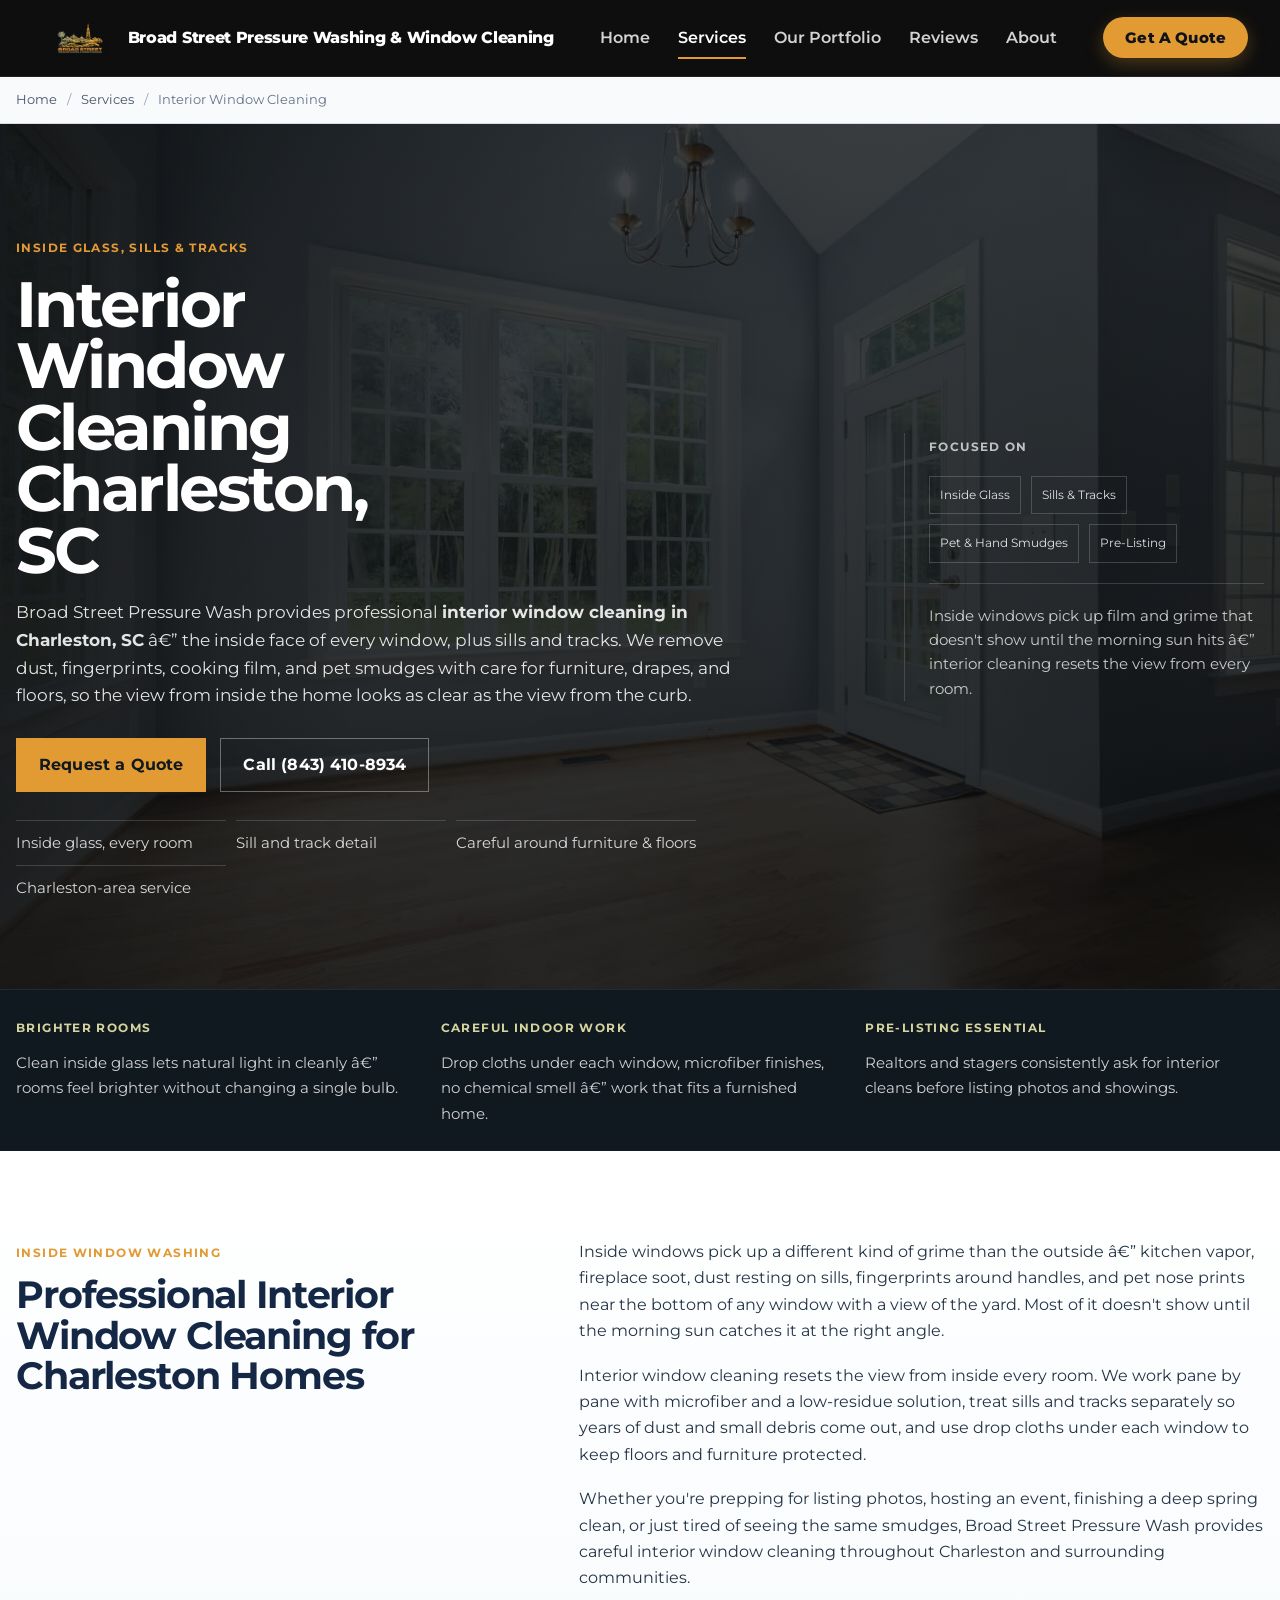
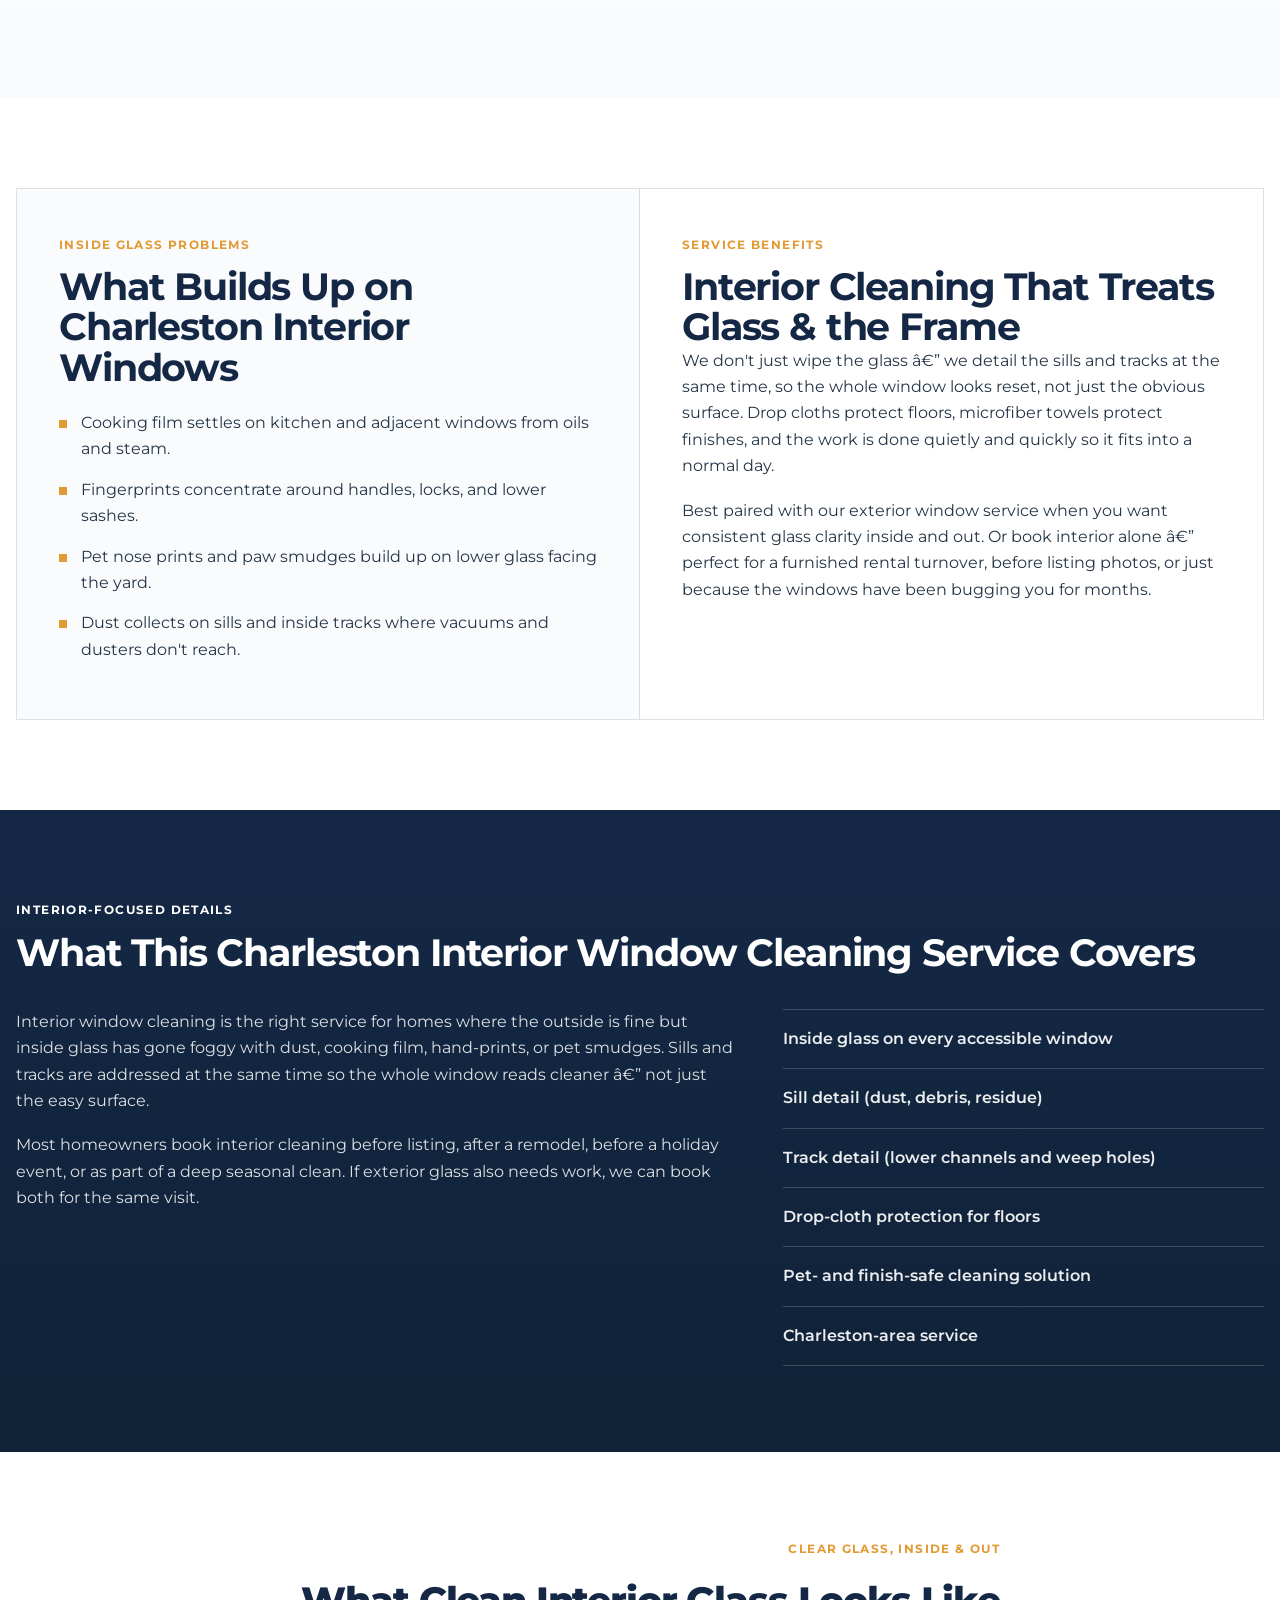
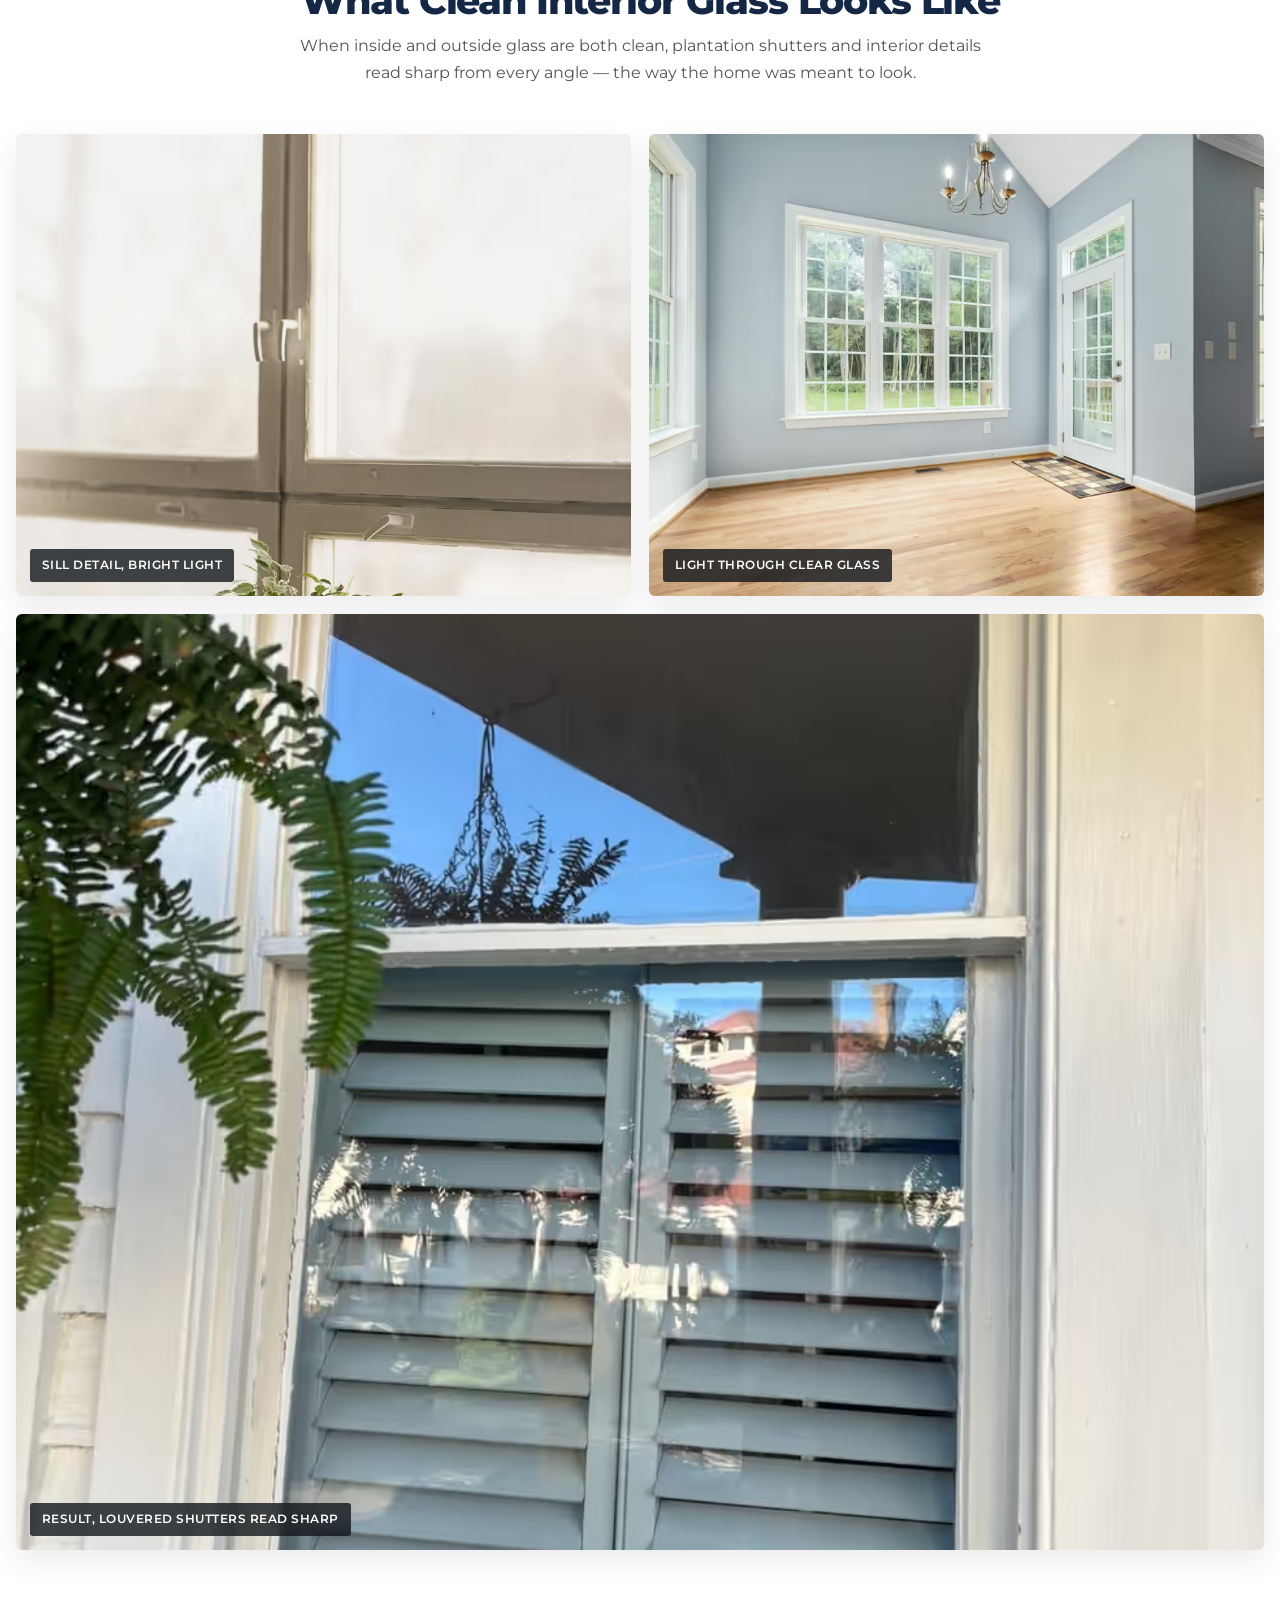
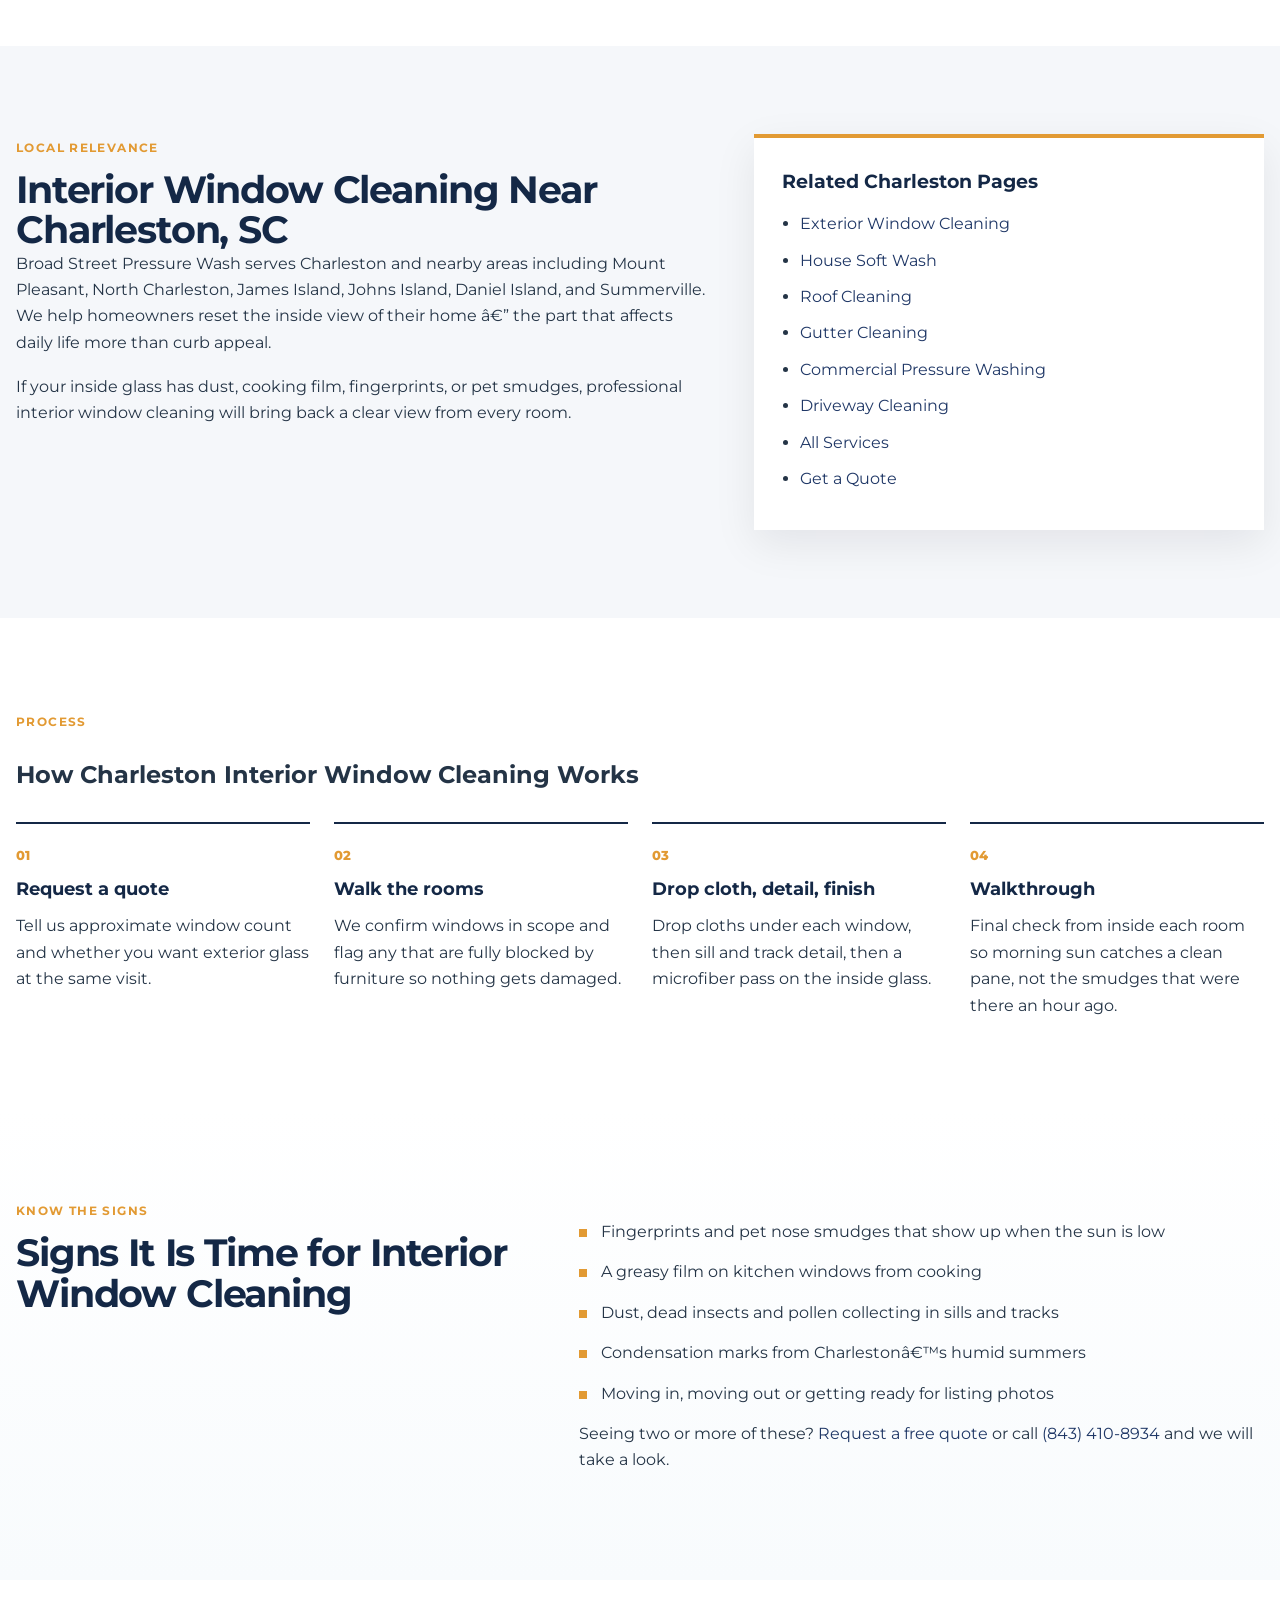
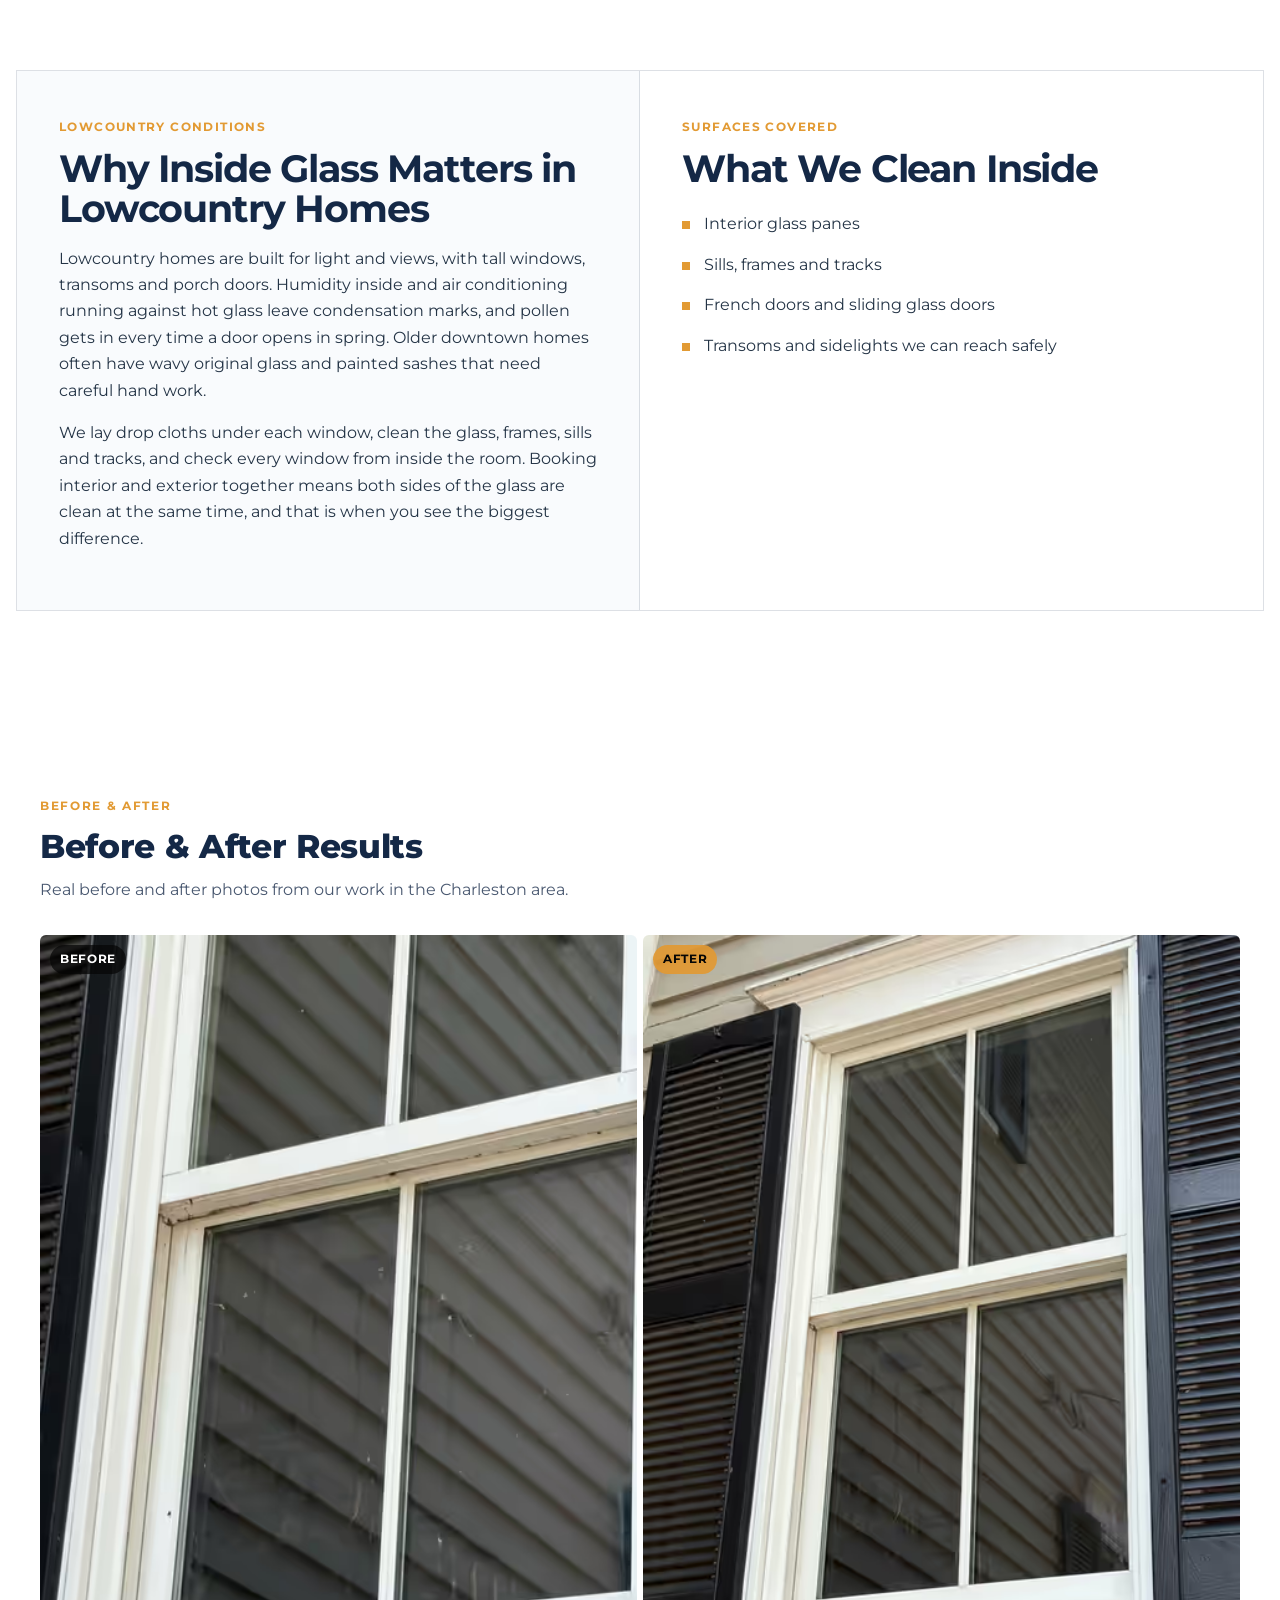
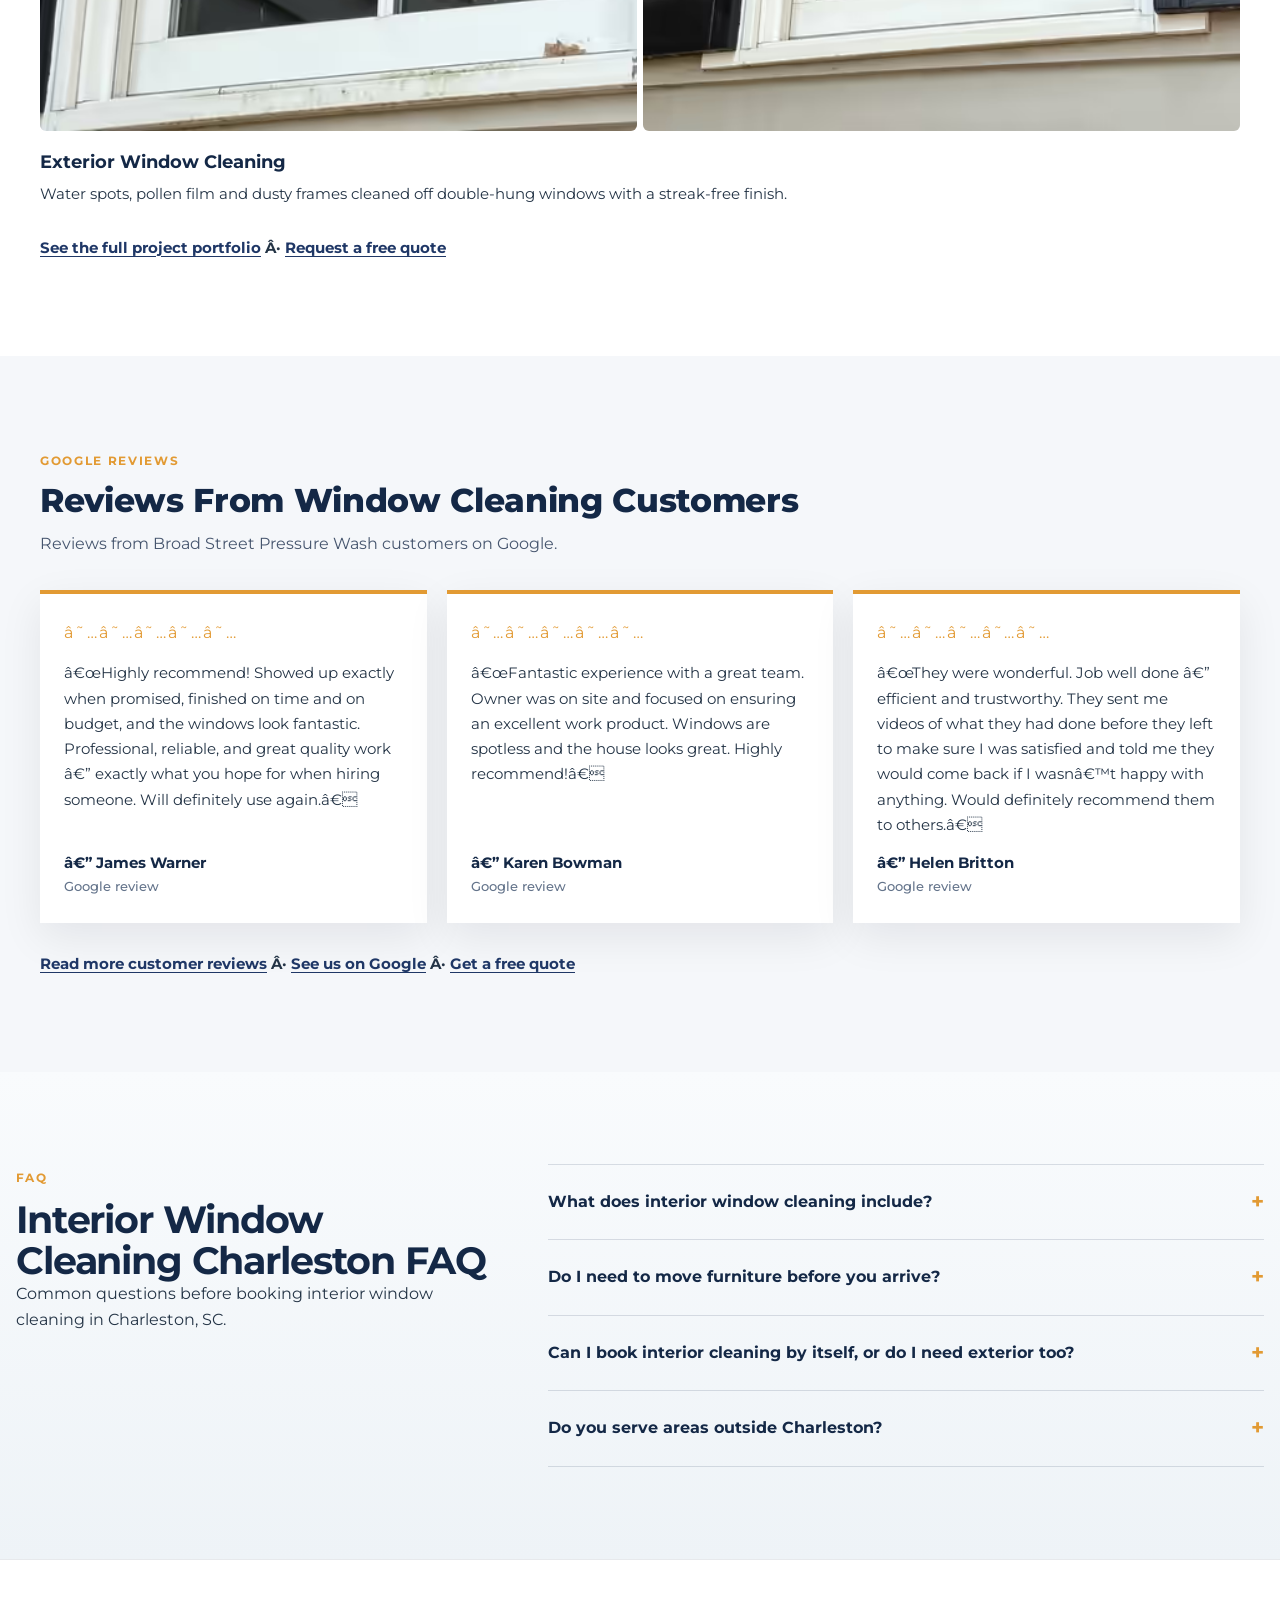
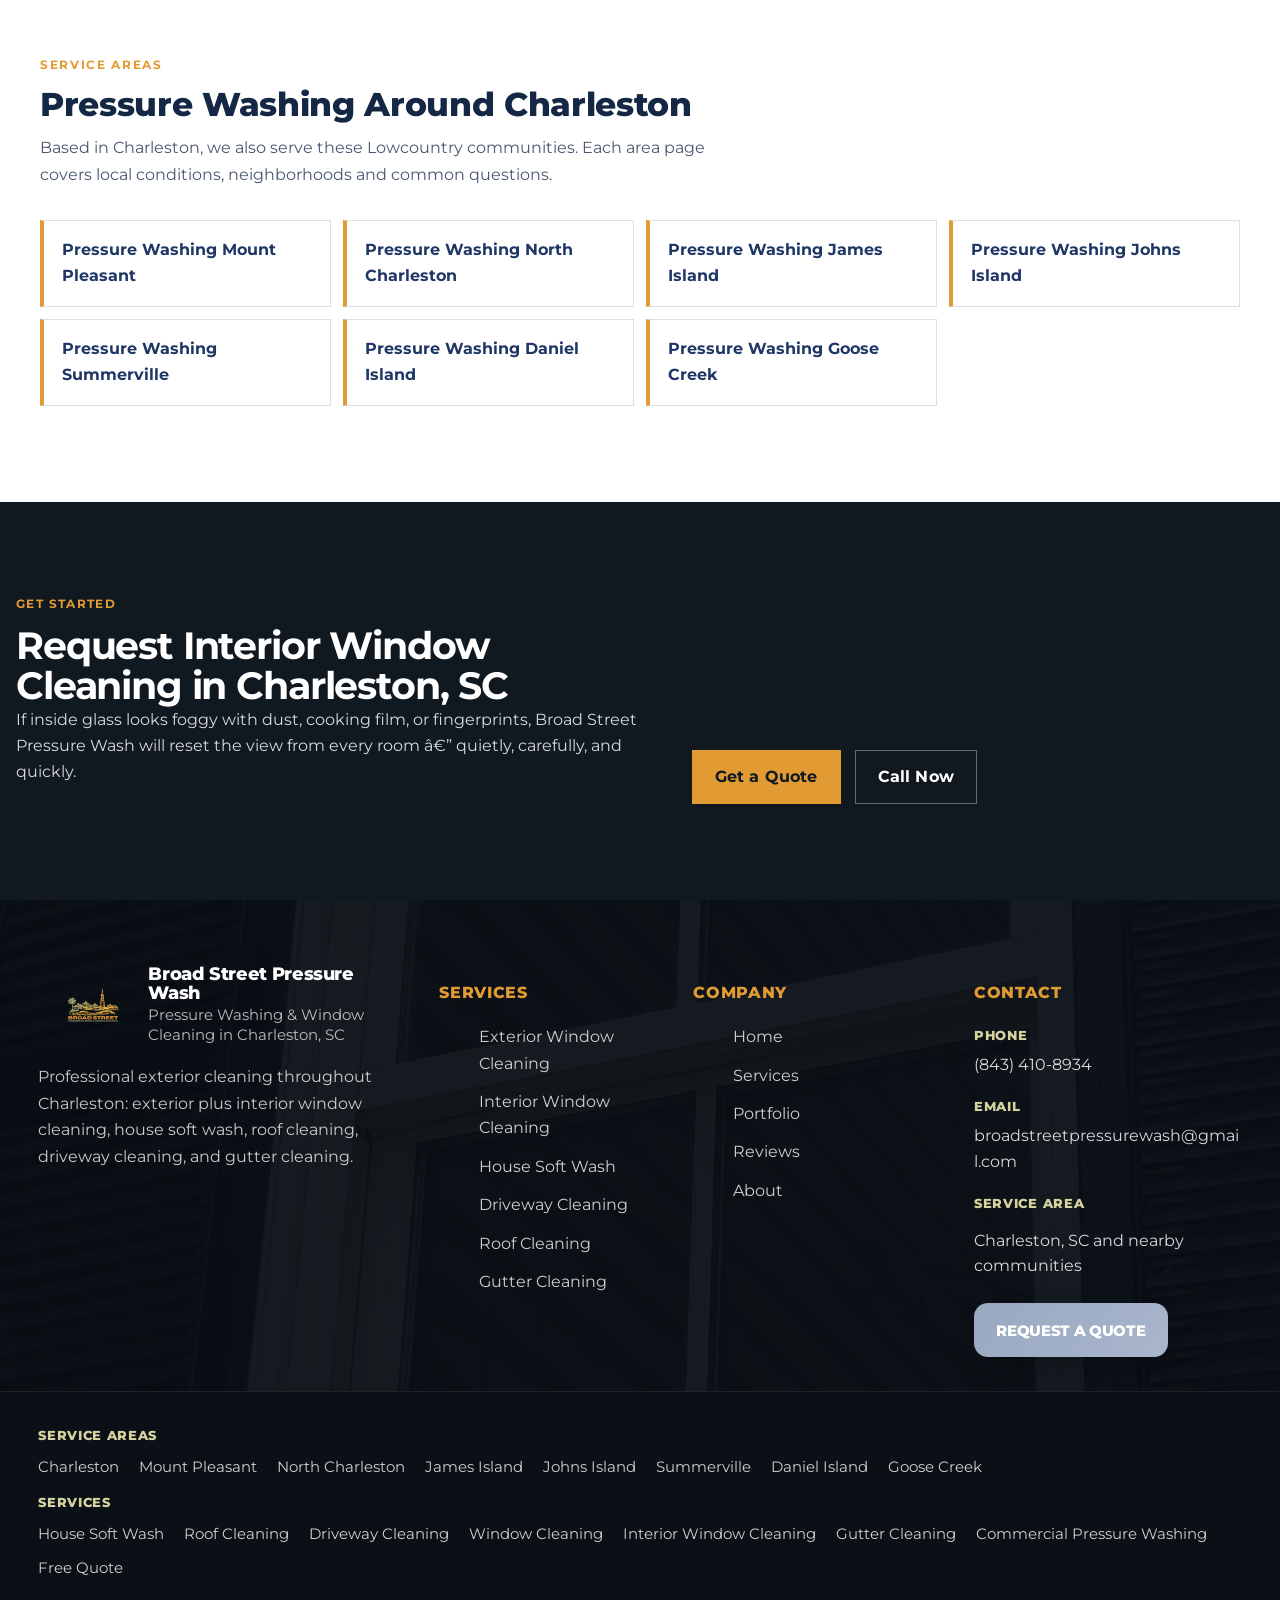
<file: service_areas/charleston/interior-window-cleaning-charleston.html>
<!DOCTYPE html>
<html lang="en">
<head>
  <!-- Google tag (gtag.js) -->
  <script async src="https://www.googletagmanager.com/gtag/js?id=G-K0SS6ZGL0C"></script>
  <script>
    window.dataLayer = window.dataLayer || [];
    function gtag(){dataLayer.push(arguments);}
    gtag('js', new Date());
    gtag('config', 'G-K0SS6ZGL0C');
  </script>
  <!-- Meta Pixel Code -->
  <script>
    !function(f,b,e,v,n,t,s)
    {if(f.fbq)return;n=f.fbq=function(){n.callMethod?
    n.callMethod.apply(n,arguments):n.queue.push(arguments)};
    if(!f._fbq)f._fbq=n;n.push=n;n.loaded=!0;n.version='2.0';
    n.queue=[];t=b.createElement(e);t.async=!0;
    t.src=v;s=b.getElementsByTagName(e)[0];
    s.parentNode.insertBefore(t,s)}(window, document,'script',
    'https://connect.facebook.net/en_US/fbevents.js');
    fbq('init', '1659572542515212');
    fbq('track', 'PageView');
  </script>
  <noscript><img height="1" width="1" style="display:none"
    src="https://www.facebook.com/tr?id=1659572542515212&ev=PageView&noscript=1"
  /></noscript>
  <!-- End Meta Pixel Code -->
  <meta charset="UTF-8" />
  <meta name="viewport" content="width=device-width, initial-scale=1.0" />
  <title>Interior Window Cleaning Charleston, SC | Broad Street</title>
  <meta name="description" content="Interior window cleaning in Charleston, SC: inside glass, sills and tracks cleaned carefully with drop cloths. Pair it with exterior window cleaning in one visit." />
  <meta name="robots" content="index, follow, max-image-preview:large" />
  <link rel="canonical" href="https://broadstpressurewash.com/service_areas/charleston/interior-window-cleaning-charleston" />
  <meta property="og:type" content="website" />
  <meta property="og:site_name" content="Broad Street Pressure Wash" />
  <meta property="og:locale" content="en_US" />
  <meta property="og:title" content="Interior Window Cleaning Charleston, SC | Broad Street" />
  <meta property="og:description" content="Interior window cleaning in Charleston, SC: inside glass, sills and tracks cleaned carefully with drop cloths. Pair it with exterior window cleaning in one visit." />
  <meta property="og:url" content="https://broadstpressurewash.com/service_areas/charleston/interior-window-cleaning-charleston" />
  <meta property="og:image" content="https://broadstpressurewash.com/images/optimized/interior-window-cleaning-charleston-sc-sunroom-960.jpg" />
  <meta name="twitter:card" content="summary_large_image" />
  <meta name="twitter:title" content="Interior Window Cleaning Charleston, SC | Broad Street" />
  <meta name="twitter:description" content="Interior window cleaning in Charleston, SC: inside glass, sills and tracks cleaned carefully with drop cloths. Pair it with exterior window cleaning in one visit." />
  <meta name="twitter:image" content="https://broadstpressurewash.com/images/optimized/interior-window-cleaning-charleston-sc-sunroom-960.jpg" />
  <link rel="preload" as="image" type="image/avif" href="/images/optimized/interior-window-cleaning-charleston-sc-sunroom-hero-960.avif" media="(max-width: 768px)" fetchpriority="high" />
  <link rel="preload" as="image" type="image/avif" href="/images/optimized/interior-window-cleaning-charleston-sc-sunroom-hero-1600.avif" media="(min-width: 769px)" fetchpriority="high" />
  <link rel="icon" type="image/x-icon" href="/favicon.ico" />
  <link rel="icon" type="image/png" sizes="32x32" href="/favicon-32.png" />
  <link rel="icon" type="image/png" sizes="192x192" href="/favicon-192.png" />
  <meta name="author" content="Broad Street Pressure Wash" />
  <meta name="theme-color" content="#0d1218" />

  <meta name="geo.region" content="US-SC" />
  <meta name="geo.placename" content="Charleston" />

  <link rel="preconnect" href="https://fonts.googleapis.com" />
  <link rel="preconnect" href="https://fonts.gstatic.com" crossorigin />
  <link rel="preload" as="style" href="https://fonts.googleapis.com/css2?family=Montserrat:wght@400;500;600;700;800;900&display=swap" />
  <link rel="stylesheet" href="https://fonts.googleapis.com/css2?family=Montserrat:wght@400;500;600;700;800;900&display=swap" media="print" onload="this.media='all'" />
  <noscript><link rel="stylesheet" href="https://fonts.googleapis.com/css2?family=Montserrat:wght@400;500;600;700;800;900&display=swap" /></noscript>

  <link rel="stylesheet" href="/styles/global-css.css?v=20261020" />
  <link rel="stylesheet" href="/styles/service-charleston.css?v=20261020" />
  <script type="application/ld+json">
{
 "@context": "https://schema.org",
 "@graph": [
  {
   "@type": "HomeAndConstructionBusiness",
   "@id": "https://broadstpressurewash.com/#business",
   "name": "Broad Street Pressure Wash",
   "alternateName": "Broad Street Pressure Washing & Window Cleaning",
   "url": "https://broadstpressurewash.com/",
   "telephone": "+1-843-410-8934",
   "email": "broadstreetpressurewash@gmail.com",
   "logo": "https://broadstpressurewash.com/images/logo/broadstpressurewash-logo.png",
   "image": [
    "https://broadstpressurewash.com/images/optimized/historic-home-exterior-cleaning-downtown-charleston-sc-960.jpg",
    "https://broadstpressurewash.com/images/optimized/house-soft-wash-charleston-sc-lowcountry-home-960.jpg",
    "https://broadstpressurewash.com/images/optimized/driveway-cleaning-charleston-sc-surface-cleaner-aggregate-960.jpg"
   ],
   "priceRange": "$",
   "address": {
    "@type": "PostalAddress",
    "addressLocality": "Charleston",
    "addressRegion": "SC",
    "addressCountry": "US"
   },
   "areaServed": [
    {
     "@type": "City",
     "name": "Charleston, SC"
    },
    {
     "@type": "City",
     "name": "Mount Pleasant, SC"
    },
    {
     "@type": "City",
     "name": "North Charleston, SC"
    },
    {
     "@type": "City",
     "name": "James Island, SC"
    },
    {
     "@type": "City",
     "name": "Johns Island, SC"
    },
    {
     "@type": "City",
     "name": "Summerville, SC"
    },
    {
     "@type": "City",
     "name": "Daniel Island, SC"
    },
    {
     "@type": "City",
     "name": "Goose Creek, SC"
    }
   ],
   "openingHoursSpecification": [
    {
     "@type": "OpeningHoursSpecification",
     "dayOfWeek": [
      "Monday",
      "Tuesday",
      "Wednesday",
      "Thursday",
      "Friday",
      "Saturday",
      "Sunday"
     ],
     "opens": "09:00",
     "closes": "17:00"
    }
   ],
   "sameAs": [
    "https://www.instagram.com/broadstreetpressurewash/",
    "https://www.google.com/maps?cid=407328406181369828"
   ],
   "hasOfferCatalog": {
    "@type": "OfferCatalog",
    "name": "Exterior cleaning services",
    "itemListElement": [
     {
      "@type": "Offer",
      "itemOffered": {
       "@type": "Service",
       "name": "House Washing (Soft Wash)",
       "url": "https://broadstpressurewash.com/service_areas/charleston/soft-washing-charleston"
      }
     },
     {
      "@type": "Offer",
      "itemOffered": {
       "@type": "Service",
       "name": "Roof Cleaning",
       "url": "https://broadstpressurewash.com/service_areas/charleston/roof-cleaning-charleston"
      }
     },
     {
      "@type": "Offer",
      "itemOffered": {
       "@type": "Service",
       "name": "Driveway Cleaning",
       "url": "https://broadstpressurewash.com/service_areas/charleston/driveway-cleaning-charleston"
      }
     },
     {
      "@type": "Offer",
      "itemOffered": {
       "@type": "Service",
       "name": "Exterior Window Cleaning",
       "url": "https://broadstpressurewash.com/service_areas/charleston/exterior-window-cleaning-charleston"
      }
     },
     {
      "@type": "Offer",
      "itemOffered": {
       "@type": "Service",
       "name": "Interior Window Cleaning",
       "url": "https://broadstpressurewash.com/service_areas/charleston/interior-window-cleaning-charleston"
      }
     },
     {
      "@type": "Offer",
      "itemOffered": {
       "@type": "Service",
       "name": "Gutter Cleaning",
       "url": "https://broadstpressurewash.com/service_areas/charleston/gutter-cleaning-charleston"
      }
     },
     {
      "@type": "Offer",
      "itemOffered": {
       "@type": "Service",
       "name": "Commercial Pressure Washing",
       "url": "https://broadstpressurewash.com/service_areas/charleston/commercial-pressure-washing-charleston"
      }
     }
    ]
   }
  },
  {
   "@type": "WebSite",
   "@id": "https://broadstpressurewash.com/#website",
   "url": "https://broadstpressurewash.com/",
   "name": "Broad Street Pressure Wash",
   "publisher": {
    "@id": "https://broadstpressurewash.com/#business"
   }
  },
  {
   "@type": "WebPage",
   "@id": "https://broadstpressurewash.com/service_areas/charleston/interior-window-cleaning-charleston#webpage",
   "url": "https://broadstpressurewash.com/service_areas/charleston/interior-window-cleaning-charleston",
   "name": "Interior Window Cleaning Charleston, SC | Broad Street",
   "description": "Interior window cleaning in Charleston, SC: inside glass, sills and tracks cleaned carefully with drop cloths. Pair it with exterior window cleaning in one visit.",
   "isPartOf": {
    "@id": "https://broadstpressurewash.com/#website"
   },
   "about": {
    "@id": "https://broadstpressurewash.com/#business"
   },
   "primaryImageOfPage": {
    "@type": "ImageObject",
    "url": "https://broadstpressurewash.com/images/optimized/interior-window-cleaning-charleston-sc-sunroom-960.jpg"
   },
   "breadcrumb": {
    "@id": "https://broadstpressurewash.com/service_areas/charleston/interior-window-cleaning-charleston#breadcrumb"
   }
  },
  {
   "@type": "BreadcrumbList",
   "@id": "https://broadstpressurewash.com/service_areas/charleston/interior-window-cleaning-charleston#breadcrumb",
   "itemListElement": [
    {
     "@type": "ListItem",
     "position": 1,
     "name": "Home",
     "item": "https://broadstpressurewash.com/"
    },
    {
     "@type": "ListItem",
     "position": 2,
     "name": "Services",
     "item": "https://broadstpressurewash.com/services"
    },
    {
     "@type": "ListItem",
     "position": 3,
     "name": "Interior Window Cleaning",
     "item": "https://broadstpressurewash.com/service_areas/charleston/interior-window-cleaning-charleston"
    }
   ]
  },
  {
   "@type": "Service",
   "@id": "https://broadstpressurewash.com/service_areas/charleston/interior-window-cleaning-charleston#service",
   "name": "Interior Window Cleaning Charleston, SC",
   "serviceType": "Interior Window Cleaning",
   "url": "https://broadstpressurewash.com/service_areas/charleston/interior-window-cleaning-charleston",
   "description": "Interior window cleaning in Charleston, SC: inside glass, sills and tracks cleaned carefully with drop cloths. Pair it with exterior window cleaning in one visit.",
   "provider": {
    "@id": "https://broadstpressurewash.com/#business"
   },
   "areaServed": [
    {
     "@type": "City",
     "name": "Charleston, SC"
    },
    {
     "@type": "City",
     "name": "Mount Pleasant, SC"
    },
    {
     "@type": "City",
     "name": "North Charleston, SC"
    },
    {
     "@type": "City",
     "name": "James Island, SC"
    },
    {
     "@type": "City",
     "name": "Johns Island, SC"
    },
    {
     "@type": "City",
     "name": "Summerville, SC"
    },
    {
     "@type": "City",
     "name": "Daniel Island, SC"
    },
    {
     "@type": "City",
     "name": "Goose Creek, SC"
    }
   ],
   "image": "https://broadstpressurewash.com/images/optimized/interior-window-cleaning-charleston-sc-sunroom-960.jpg"
  },
  {
   "@type": "FAQPage",
   "@id": "https://broadstpressurewash.com/service_areas/charleston/interior-window-cleaning-charleston#faq",
   "mainEntity": [
    {
     "@type": "Question",
     "name": "What does interior window cleaning include?",
     "acceptedAnswer": {
      "@type": "Answer",
      "text": "The inside face of the glass, plus interior sills and tracks. We remove dust, fingerprints, cooking film, and pet nose smudges, and we move carefully around furniture, drapes, and flooring."
     }
    },
    {
     "@type": "Question",
     "name": "Do I need to move furniture before you arrive?",
     "acceptedAnswer": {
      "@type": "Answer",
      "text": "Usually no — we work around most pieces. If a window is fully blocked by a heavy bed, dresser, or built-in, we'll point it out and skip rather than risk damaging anything. Move smaller items off sills if you can."
     }
    },
    {
     "@type": "Question",
     "name": "Can I book interior cleaning by itself, or do I need exterior too?",
     "acceptedAnswer": {
      "@type": "Answer",
      "text": "You can book either independently. Many homeowners book both at the same visit so the glass looks consistent inside and out, but interior-only is fine — common for new homeowners moving in or pre-event refreshes."
     }
    },
    {
     "@type": "Question",
     "name": "Do you serve areas outside Charleston?",
     "acceptedAnswer": {
      "@type": "Answer",
      "text": "Yes — Mount Pleasant, North Charleston, James Island, Johns Island, Daniel Island, and Summerville are all in our service area."
     }
    }
   ]
  }
 ]
}
  </script>
</head>
<body>
  <header class="site-header">
    <div class="nav-wrap">
      <a href="/" class="brand" aria-label="Broad Street Pressure Wash Home">
        <picture class="bsp-pic"><source type="image/avif" srcset="/images/optimized/logo-broad-street-pressure-wash-charleston-sc-160.avif 160w, /images/optimized/logo-broad-street-pressure-wash-charleston-sc-320.avif 320w" sizes="(max-width: 640px) 60px, 90px" /><img src="/images/optimized/logo-broad-street-pressure-wash-charleston-sc-160.png" alt="Broad Street Pressure Wash Logo" class="brand-logo" width="160" height="107" decoding="async" /></picture>
        <span class="brand-name">Broad Street Pressure Washing &amp; Window Cleaning</span>
      </a>
      <button class="nav-toggle" aria-label="Toggle navigation menu" aria-expanded="false" aria-controls="main-nav" type="button"><span></span><span></span><span></span></button>
      <nav class="main-nav" id="main-nav" aria-label="Main navigation">
        <ul>
          <li><a href="/">Home</a></li>
          <li><a href="/services" class="active">Services</a></li>
          <li><a href="/portfolio">Our Portfolio</a></li>
          <li><a href="/reviews">Reviews</a></li>
          <li><a href="/about">About</a></li>
          <li class="nav-cta"><a href="/quote" class="btn-nav-quote">Get A Quote</a></li>
        </ul>
      </nav>
    </div>
    <div class="header-mobile-cta">
      <a href="tel:+18434108934" class="hmc-call" aria-label="Call Broad Street Pressure Wash at (843) 410-8934"><svg viewBox="0 0 24 24" width="16" height="16" fill="currentColor" aria-hidden="true"><path d="M6.6 10.8a15.1 15.1 0 0 0 6.6 6.6l2.2-2.2a1 1 0 0 1 1-.25 11.4 11.4 0 0 0 3.6.57 1 1 0 0 1 1 1V20a1 1 0 0 1-1 1A17 17 0 0 1 3 4a1 1 0 0 1 1-1h3.5a1 1 0 0 1 1 1c0 1.25.2 2.45.57 3.57a1 1 0 0 1-.25 1z"/></svg>Call (843) 410-8934</a>
      <a href="/quote" class="hmc-quote">Free Quote</a>
    </div>
  </header>

  <main>
    <nav class="page-crumbs" aria-label="Breadcrumb">
      <div class="container">
        <ol>
          <li><a href="/">Home</a></li>
          <li><a href="/services">Services</a></li>
          <li>Interior Window Cleaning</li>
        </ol>
      </div>
    </nav>

    <section class="hero-editorial">
      <div class="hero-media" id="interior-window-media"></div>
      <div class="hero-overlay"></div>
      <div class="container hero-grid">
        <div class="hero-copy">
          <span class="eyebrow">Inside Glass, Sills &amp; Tracks</span>
          <h1>Interior Window Cleaning Charleston, SC</h1>
          <p class="hero-lead">
            Broad Street Pressure Wash provides professional <strong>interior window cleaning in Charleston, SC</strong> — the inside face of every window, plus sills and tracks. We remove dust, fingerprints, cooking film, and pet smudges with care for furniture, drapes, and floors, so the view from inside the home looks as clear as the view from the curb.
          </p>
          <div class="hero-actions">
            <a href="/quote" class="btn btn-solid">Request a Quote</a>
            <a href="tel:+18434108934" class="btn btn-outline">Call (843) 410-8934</a>
          </div>
          <ul class="hero-points">
            <li>Inside glass, every room</li>
            <li>Sill and track detail</li>
            <li>Careful around furniture &amp; floors</li>
            <li>Charleston-area service</li>
          </ul>
        </div>
        <aside class="hero-rail">
          <span class="rail-label">Focused on</span>
          <div class="rail-list">
            <span>Inside Glass</span>
            <span>Sills &amp; Tracks</span>
            <span>Pet &amp; Hand Smudges</span>
            <span>Pre-Listing</span>
          </div>
          <div class="rail-divider"></div>
          <p class="rail-copy">Inside windows pick up film and grime that doesn't show until the morning sun hits — interior cleaning resets the view from every room.</p>
        </aside>
      </div>
    </section>

    <section class="authority-strip">
      <div class="container authority-inner">
        <div><span class="authority-kicker">Brighter rooms</span><p>Clean inside glass lets natural light in cleanly — rooms feel brighter without changing a single bulb.</p></div>
        <div><span class="authority-kicker">Careful indoor work</span><p>Drop cloths under each window, microfiber finishes, no chemical smell — work that fits a furnished home.</p></div>
        <div><span class="authority-kicker">Pre-listing essential</span><p>Realtors and stagers consistently ask for interior cleans before listing photos and showings.</p></div>
      </div>
    </section>

    <section class="content-band content-band-light">
      <div class="container split-story">
        <div class="story-title">
          <span class="section-tag">Inside Window Washing</span>
          <h2>Professional Interior Window Cleaning for Charleston Homes</h2>
        </div>
        <div class="story-copy">
          <p>
            Inside windows pick up a different kind of grime than the outside — kitchen vapor, fireplace soot, dust resting on sills, fingerprints around handles, and pet nose prints near the bottom of any window with a view of the yard. Most of it doesn't show until the morning sun catches it at the right angle.
          </p>
          <p>
            Interior window cleaning resets the view from inside every room. We work pane by pane with microfiber and a low-residue solution, treat sills and tracks separately so years of dust and small debris come out, and use drop cloths under each window to keep floors and furniture protected.
          </p>
          <p>
            Whether you're prepping for listing photos, hosting an event, finishing a deep spring clean, or just tired of seeing the same smudges, Broad Street Pressure Wash provides careful interior window cleaning throughout Charleston and surrounding communities.
          </p>
        </div>
      </div>
    </section>

    <section class="problem-solution">
      <div class="container problem-grid">
        <div class="problem-panel">
          <span class="section-tag">Inside Glass Problems</span>
          <h2>What Builds Up on Charleston Interior Windows</h2>
          <ul class="checklist">
            <li>Cooking film settles on kitchen and adjacent windows from oils and steam.</li>
            <li>Fingerprints concentrate around handles, locks, and lower sashes.</li>
            <li>Pet nose prints and paw smudges build up on lower glass facing the yard.</li>
            <li>Dust collects on sills and inside tracks where vacuums and dusters don't reach.</li>
          </ul>
        </div>
        <div class="solution-panel">
          <span class="section-tag">Service Benefits</span>
          <h2>Interior Cleaning That Treats Glass &amp; the Frame</h2>
          <p>
            We don't just wipe the glass — we detail the sills and tracks at the same time, so the whole window looks reset, not just the obvious surface. Drop cloths protect floors, microfiber towels protect finishes, and the work is done quietly and quickly so it fits into a normal day.
          </p>
          <p>
            Best paired with our exterior window service when you want consistent glass clarity inside and out. Or book interior alone — perfect for a furnished rental turnover, before listing photos, or just because the windows have been bugging you for months.
          </p>
        </div>
      </div>
    </section>

    <section class="service-detail-band">
      <div class="container">
        <div class="section-head">
          <div>
            <span class="section-tag">Interior-Focused Details</span>
            <h2>What This Charleston Interior Window Cleaning Service Covers</h2>
          </div>
        </div>
        <div class="detail-columns">
          <div class="detail-copy">
            <p>
              Interior window cleaning is the right service for homes where the outside is fine but inside glass has gone foggy with dust, cooking film, hand-prints, or pet smudges. Sills and tracks are addressed at the same time so the whole window reads cleaner — not just the easy surface.
            </p>
            <p>
              Most homeowners book interior cleaning before listing, after a remodel, before a holiday event, or as part of a deep seasonal clean. If exterior glass also needs work, we can book both for the same visit.
            </p>
          </div>
          <ul class="detail-list">
            <li>Inside glass on every accessible window</li>
            <li>Sill detail (dust, debris, residue)</li>
            <li>Track detail (lower channels and weep holes)</li>
            <li>Drop-cloth protection for floors</li>
            <li>Pet- and finish-safe cleaning solution</li>
            <li>Charleston-area service</li>
          </ul>
        </div>
      </div>
    </section>

    <section class="service-gallery">
      <div class="container">
        <div class="section-head">
          <span class="section-tag">Clear Glass, Inside &amp; Out</span>
          <h2>What Clean Interior Glass Looks Like</h2>
          <p class="section-lead">When inside and outside glass are both clean, plantation shutters and interior details read sharp from every angle &mdash; the way the home was meant to look.</p>
        </div>
        <div class="gallery-grid">
          <figure class="span-6">
            <picture class="bsp-pic"><source type="image/avif" srcset="/images/optimized/interior-window-cleaning-charleston-sc-sill-480.avif 480w, /images/optimized/interior-window-cleaning-charleston-sc-sill-960.avif 960w" sizes="(max-width: 700px) 100vw, 50vw" /><img src="/images/optimized/interior-window-cleaning-charleston-sc-sill-960.jpg" alt="Bright residential window with a small potted plant on the sill" width="960" height="1439" loading="lazy" decoding="async" /></picture>
            <figcaption>Sill detail, bright light</figcaption>
          </figure>
          <figure class="span-6">
            <picture class="bsp-pic"><source type="image/avif" srcset="/images/optimized/interior-window-cleaning-charleston-sc-sunroom-480.avif 480w, /images/optimized/interior-window-cleaning-charleston-sc-sunroom-960.avif 960w, /images/optimized/interior-window-cleaning-charleston-sc-sunroom-1600.avif 1600w" sizes="(max-width: 700px) 100vw, 50vw" /><img src="/images/optimized/interior-window-cleaning-charleston-sc-sunroom-960.jpg" alt="Sunlight streaming through clear interior windows in a residential room" width="960" height="640" loading="lazy" decoding="async" /></picture>
            <figcaption>Light through clear glass</figcaption>
          </figure>
          <figure class="span-12">
            <picture class="bsp-pic"><source type="image/avif" srcset="/images/optimized/porch-window-cleaning-charleston-sc-shutters-480.avif 480w, /images/optimized/porch-window-cleaning-charleston-sc-shutters-960.avif 960w" sizes="(max-width: 700px) 100vw, 50vw" /><img src="/images/optimized/porch-window-cleaning-charleston-sc-shutters-960.jpg" alt="Clear glass on a Charleston-area window showing louvered plantation shutters inside after interior cleaning" width="960" height="1280" loading="lazy" decoding="async" /></picture>
            <figcaption>Result, louvered shutters read sharp</figcaption>
          </figure>
        </div>
      </div>
    </section>

    <section class="local-frame">
      <div class="container local-grid">
        <div class="local-copy">
          <span class="section-tag">Local Relevance</span>
          <h2>Interior Window Cleaning Near Charleston, SC</h2>
          <p>
            Broad Street Pressure Wash serves Charleston and nearby areas including Mount Pleasant, North Charleston, James Island, Johns Island, Daniel Island, and Summerville. We help homeowners reset the inside view of their home — the part that affects daily life more than curb appeal.
          </p>
          <p>
            If your inside glass has dust, cooking film, fingerprints, or pet smudges, professional interior window cleaning will bring back a clear view from every room.
          </p>
        </div>
        <aside class="local-aside">
          <h3>Related Charleston Pages</h3>
          <ul>
            <li><a href="/service_areas/charleston/exterior-window-cleaning-charleston">Exterior Window Cleaning</a></li>
            <li><a href="/service_areas/charleston/soft-washing-charleston">House Soft Wash</a></li>
            <li><a href="/service_areas/charleston/roof-cleaning-charleston">Roof Cleaning</a></li>
            <li><a href="/service_areas/charleston/gutter-cleaning-charleston">Gutter Cleaning</a></li>
            <li><a href="/service_areas/charleston/commercial-pressure-washing-charleston">Commercial Pressure Washing</a></li>
            <li><a href="/service_areas/charleston/driveway-cleaning-charleston">Driveway Cleaning</a></li>
            <li><a href="/services">All Services</a></li>
            <li><a href="/quote">Get a Quote</a></li>
          </ul>
        </aside>
      </div>
    </section>

    <section class="process-timeline">
      <div class="container">
        <span class="section-tag">Process</span>
        <h2>How Charleston Interior Window Cleaning Works</h2>
        <div class="timeline">
          <article><span class="step-no">01</span><h3>Request a quote</h3><p>Tell us approximate window count and whether you want exterior glass at the same visit.</p></article>
          <article><span class="step-no">02</span><h3>Walk the rooms</h3><p>We confirm windows in scope and flag any that are fully blocked by furniture so nothing gets damaged.</p></article>
          <article><span class="step-no">03</span><h3>Drop cloth, detail, finish</h3><p>Drop cloths under each window, then sill and track detail, then a microfiber pass on the inside glass.</p></article>
          <article><span class="step-no">04</span><h3>Walkthrough</h3><p>Final check from inside each room so morning sun catches a clean pane, not the smudges that were there an hour ago.</p></article>
        </div>
      </div>
    </section>
    <section class="content-band content-band-light">
      <div class="container split-story">
        <div class="story-title">
          <span class="section-tag">Know the Signs</span>
          <h2>Signs It Is Time for Interior Window Cleaning</h2>
        </div>
        <div class="story-copy">
          <ul class="checklist">
            <li>Fingerprints and pet nose smudges that show up when the sun is low</li>
            <li>A greasy film on kitchen windows from cooking</li>
            <li>Dust, dead insects and pollen collecting in sills and tracks</li>
            <li>Condensation marks from Charleston’s humid summers</li>
            <li>Moving in, moving out or getting ready for listing photos</li>
          </ul>
          <p>Seeing two or more of these? <a href="/quote">Request a free quote</a> or call <a href="tel:+18434108934">(843) 410-8934</a> and we will take a look.</p>
        </div>
      </div>
    </section>

    <section class="problem-solution">
      <div class="container problem-grid">
        <div class="problem-panel">
          <span class="section-tag">Lowcountry Conditions</span>
          <h2>Why Inside Glass Matters in Lowcountry Homes</h2>
          <p>Lowcountry homes are built for light and views, with tall windows, transoms and porch doors. Humidity inside and air conditioning running against hot glass leave condensation marks, and pollen gets in every time a door opens in spring. Older downtown homes often have wavy original glass and painted sashes that need careful hand work.</p>
          <p>We lay drop cloths under each window, clean the glass, frames, sills and tracks, and check every window from inside the room. Booking interior and exterior together means both sides of the glass are clean at the same time, and that is when you see the biggest difference.</p>
        </div>
        <div class="solution-panel">
          <span class="section-tag">Surfaces Covered</span>
          <h2>What We Clean Inside</h2>
          <ul class="checklist">
            <li>Interior glass panes</li>
            <li>Sills, frames and tracks</li>
            <li>French doors and sliding glass doors</li>
            <li>Transoms and sidelights we can reach safely</li>
          </ul>
        </div>
      </div>
    </section>

    <section class="bsp-ba" aria-labelledby="bsp-ba-title">
      <div class="bsp-wrap">
        <p class="bsp-kicker">Before &amp; After</p>
        <h2 id="bsp-ba-title">Before &amp; After Results</h2>
        <p class="bsp-lead">Real before and after photos from our work in the Charleston area.</p>
        <div class="bsp-ba-grid">
        <div class="bsp-ba-item">
          <div class="bsp-ba-pair">
            <figure><picture class="bsp-pic"><source type="image/avif" srcset="/images/optimized/window-cleaning-charleston-sc-before-480.avif 480w, /images/optimized/window-cleaning-charleston-sc-before-960.avif 600w" sizes="(max-width: 700px) 50vw, 300px" /><img src="/images/optimized/window-cleaning-charleston-sc-before-960.jpg" alt="Spotted, dusty exterior window glass and frame before window cleaning in Charleston, SC" width="600" height="800" loading="lazy" decoding="async" /></picture><figcaption>Before</figcaption></figure>
            <figure><picture class="bsp-pic"><source type="image/avif" srcset="/images/optimized/window-cleaning-charleston-sc-after-480.avif 480w, /images/optimized/window-cleaning-charleston-sc-after-960.avif 960w, /images/optimized/window-cleaning-charleston-sc-after-1600.avif 1536w" sizes="(max-width: 700px) 50vw, 300px" /><img src="/images/optimized/window-cleaning-charleston-sc-after-960.jpg" alt="Clear exterior window with clean frame and shutters after window cleaning in Charleston, SC" width="960" height="1280" loading="lazy" decoding="async" /></picture><figcaption>After</figcaption></figure>
          </div>
          <h3>Exterior Window Cleaning</h3>
          <p>Water spots, pollen film and dusty frames cleaned off double-hung windows with a streak-free finish.</p>
        </div>
        </div>
        <p class="bsp-review-links"><a href="/portfolio">See the full project portfolio</a> <span aria-hidden="true">·</span> <a href="/quote">Request a free quote</a></p>
      </div>
    </section>

    <section class="bsp-reviews" aria-labelledby="bsp-reviews-title">
      <div class="bsp-wrap">
        <p class="bsp-kicker">Google Reviews</p>
        <h2 id="bsp-reviews-title">Reviews From Window Cleaning Customers</h2>
        <p class="bsp-lead">Reviews from Broad Street Pressure Wash customers on Google.</p>
        <div class="bsp-review-grid">
        <figure class="bsp-review">
          <div class="bsp-stars" aria-label="5 out of 5 stars">★★★★★</div>
          <blockquote><p>“Highly recommend! Showed up exactly when promised, finished on time and on budget, and the windows look fantastic. Professional, reliable, and great quality work — exactly what you hope for when hiring someone. Will definitely use again.”</p></blockquote>
          <figcaption>— James Warner <span>Google review</span></figcaption>
        </figure>
        <figure class="bsp-review">
          <div class="bsp-stars" aria-label="5 out of 5 stars">★★★★★</div>
          <blockquote><p>“Fantastic experience with a great team. Owner was on site and focused on ensuring an excellent work product. Windows are spotless and the house looks great. Highly recommend!”</p></blockquote>
          <figcaption>— Karen Bowman <span>Google review</span></figcaption>
        </figure>
        <figure class="bsp-review">
          <div class="bsp-stars" aria-label="5 out of 5 stars">★★★★★</div>
          <blockquote><p>“They were wonderful. Job well done — efficient and trustworthy. They sent me videos of what they had done before they left to make sure I was satisfied and told me they would come back if I wasn’t happy with anything. Would definitely recommend them to others.”</p></blockquote>
          <figcaption>— Helen Britton <span>Google review</span></figcaption>
        </figure>
        </div>
        <p class="bsp-review-links"><a href="/reviews">Read more customer reviews</a> <span aria-hidden="true">·</span> <a href="https://www.google.com/maps?cid=407328406181369828" target="_blank" rel="noopener noreferrer">See us on Google</a> <span aria-hidden="true">·</span> <a href="/quote">Get a free quote</a></p>
      </div>
    </section>


    <section class="faq-section">
      <div class="container faq-layout">
        <div class="faq-intro">
          <span class="section-tag">FAQ</span>
          <h2>Interior Window Cleaning Charleston FAQ</h2>
          <p>Common questions before booking interior window cleaning in Charleston, SC.</p>
        </div>
        <div class="faq-list">
          <details class="faq-item"><summary>What does interior window cleaning include?</summary><p>The inside face of the glass, plus interior sills and tracks. We remove dust, fingerprints, cooking film, and pet nose smudges, and we move carefully around furniture, drapes, and flooring.</p></details>
          <details class="faq-item"><summary>Do I need to move furniture before you arrive?</summary><p>Usually no — we work around most pieces. If a window is fully blocked by a heavy bed, dresser, or built-in, we'll point it out and skip rather than risk damaging anything. Move smaller items off sills if you can.</p></details>
          <details class="faq-item"><summary>Can I book interior cleaning by itself, or do I need exterior too?</summary><p>You can book either independently. Many homeowners book both at the same visit so the glass looks consistent inside and out, but interior-only is fine — common for new homeowners moving in or pre-event refreshes.</p></details>
          <details class="faq-item"><summary>Do you serve areas outside Charleston?</summary><p>Yes — Mount Pleasant, North Charleston, James Island, Johns Island, Daniel Island, and Summerville are all in our service area.</p></details>
        </div>
      </div>
    </section>
    <section class="bsp-areas" id="service-areas" aria-labelledby="bsp-areas-title">
      <div class="bsp-wrap">
        <p class="bsp-kicker">Service Areas</p>
        <h2 id="bsp-areas-title">Pressure Washing Around Charleston</h2>
        <p class="bsp-lead">Based in Charleston, we also serve these Lowcountry communities. Each area page covers local conditions, neighborhoods and common questions.</p>
        <ul class="bsp-area-list">
          <li><a href="/service_areas/mount-pleasant/pressure-washing-mount-pleasant">Pressure Washing Mount Pleasant</a></li>
          <li><a href="/service_areas/north-charleston/pressure-washing-north-charleston">Pressure Washing North Charleston</a></li>
          <li><a href="/service_areas/james-island/pressure-washing-james-island">Pressure Washing James Island</a></li>
          <li><a href="/service_areas/johns-island/pressure-washing-johns-island">Pressure Washing Johns Island</a></li>
          <li><a href="/service_areas/summerville/pressure-washing-summerville">Pressure Washing Summerville</a></li>
          <li><a href="/service_areas/daniel-island/pressure-washing-daniel-island">Pressure Washing Daniel Island</a></li>
          <li><a href="/service_areas/goose-creek/pressure-washing-goose-creek">Pressure Washing Goose Creek</a></li>
        </ul>
      </div>
    </section>


    <section class="cta-editorial">
      <div class="container cta-grid">
        <div>
          <span class="section-tag">Get Started</span>
          <h2>Request Interior Window Cleaning in Charleston, SC</h2>
          <p>If inside glass looks foggy with dust, cooking film, or fingerprints, Broad Street Pressure Wash will reset the view from every room — quietly, carefully, and quickly.</p>
        </div>
        <div class="cta-actions">
          <a href="/quote" class="btn btn-solid">Get a Quote</a>
          <a href="tel:+18434108934" class="btn btn-outline">Call Now</a>
        </div>
      </div>
    </section>
  </main>

  <footer class="site-footer">
    <div class="footer-main">
      <div class="footer-container">
        <div class="footer-column footer-brand">
          <a href="/" class="footer-brand-link">
            <picture class="bsp-pic"><source type="image/avif" srcset="/images/optimized/logo-broad-street-pressure-wash-charleston-sc-160.avif 160w, /images/optimized/logo-broad-street-pressure-wash-charleston-sc-320.avif 320w" sizes="(max-width: 640px) 60px, 90px" /><img src="/images/optimized/logo-broad-street-pressure-wash-charleston-sc-160.png" alt="Broad Street Pressure Wash Logo" class="footer-logo" width="160" height="107" decoding="async" /></picture>
            <div class="footer-brand-text">
              <span class="footer-brand-name">Broad Street Pressure Wash</span>
              <span class="footer-brand-sub">Pressure Washing &amp; Window Cleaning in Charleston, SC</span>
            </div>
          </a>
          <p class="footer-description">Professional exterior cleaning throughout Charleston: exterior plus interior window cleaning, house soft wash, roof cleaning, driveway cleaning, and gutter cleaning.</p>
        </div>
        <div class="footer-column">
          <h3>Services</h3>
          <ul class="footer-links">
            <li><a href="/service_areas/charleston/exterior-window-cleaning-charleston">Exterior Window Cleaning</a></li>
            <li><a href="/service_areas/charleston/interior-window-cleaning-charleston">Interior Window Cleaning</a></li>
            <li><a href="/service_areas/charleston/soft-washing-charleston">House Soft Wash</a></li>
            <li><a href="/service_areas/charleston/driveway-cleaning-charleston">Driveway Cleaning</a></li>
            <li><a href="/service_areas/charleston/roof-cleaning-charleston">Roof Cleaning</a></li>
            <li><a href="/service_areas/charleston/gutter-cleaning-charleston">Gutter Cleaning</a></li>
          </ul>
        </div>
        <div class="footer-column">
          <h3>Company</h3>
          <ul class="footer-links">
            <li><a href="/">Home</a></li>
            <li><a href="/services">Services</a></li>
            <li><a href="/portfolio">Portfolio</a></li>
            <li><a href="/reviews">Reviews</a></li>
            <li><a href="/about">About</a></li>
          </ul>
        </div>
        <div class="footer-column footer-contact">
          <h3>Contact</h3>
          <div class="footer-contact-item"><span class="footer-label">Phone</span><a href="tel:+18434108934">(843) 410-8934</a></div>
          <div class="footer-contact-item"><span class="footer-label">Email</span><a href="mailto:broadstreetpressurewash@gmail.com">broadstreetpressurewash@gmail.com</a></div>
          <div class="footer-contact-item"><span class="footer-label">Service Area</span><p>Charleston, SC and nearby communities</p></div>
          <a href="/quote" class="footer-cta">Request A Quote</a>
        </div>
      </div>
    </div>
      <div class="footer-areas">
        <div class="footer-container">
          <p class="footer-label">Service Areas</p>
          <ul><li><a href="/services">Charleston</a></li><li><a href="/service_areas/mount-pleasant/pressure-washing-mount-pleasant">Mount Pleasant</a></li><li><a href="/service_areas/north-charleston/pressure-washing-north-charleston">North Charleston</a></li><li><a href="/service_areas/james-island/pressure-washing-james-island">James Island</a></li><li><a href="/service_areas/johns-island/pressure-washing-johns-island">Johns Island</a></li><li><a href="/service_areas/summerville/pressure-washing-summerville">Summerville</a></li><li><a href="/service_areas/daniel-island/pressure-washing-daniel-island">Daniel Island</a></li><li><a href="/service_areas/goose-creek/pressure-washing-goose-creek">Goose Creek</a></li></ul>
          <p class="footer-label">Services</p>
          <ul><li><a href="/service_areas/charleston/soft-washing-charleston">House Soft Wash</a></li><li><a href="/service_areas/charleston/roof-cleaning-charleston">Roof Cleaning</a></li><li><a href="/service_areas/charleston/driveway-cleaning-charleston">Driveway Cleaning</a></li><li><a href="/service_areas/charleston/exterior-window-cleaning-charleston">Window Cleaning</a></li><li><a href="/service_areas/charleston/interior-window-cleaning-charleston">Interior Window Cleaning</a></li><li><a href="/service_areas/charleston/gutter-cleaning-charleston">Gutter Cleaning</a></li><li><a href="/service_areas/charleston/commercial-pressure-washing-charleston">Commercial Pressure Washing</a></li><li><a href="/quote">Free Quote</a></li></ul>
        </div>
      </div>

  </footer>

  <script src="/scripts/service-charleston.js?v=20261020"></script>
  <script src="/scripts/main.js?v=20261020"></script>
</body>
</html>
</file>
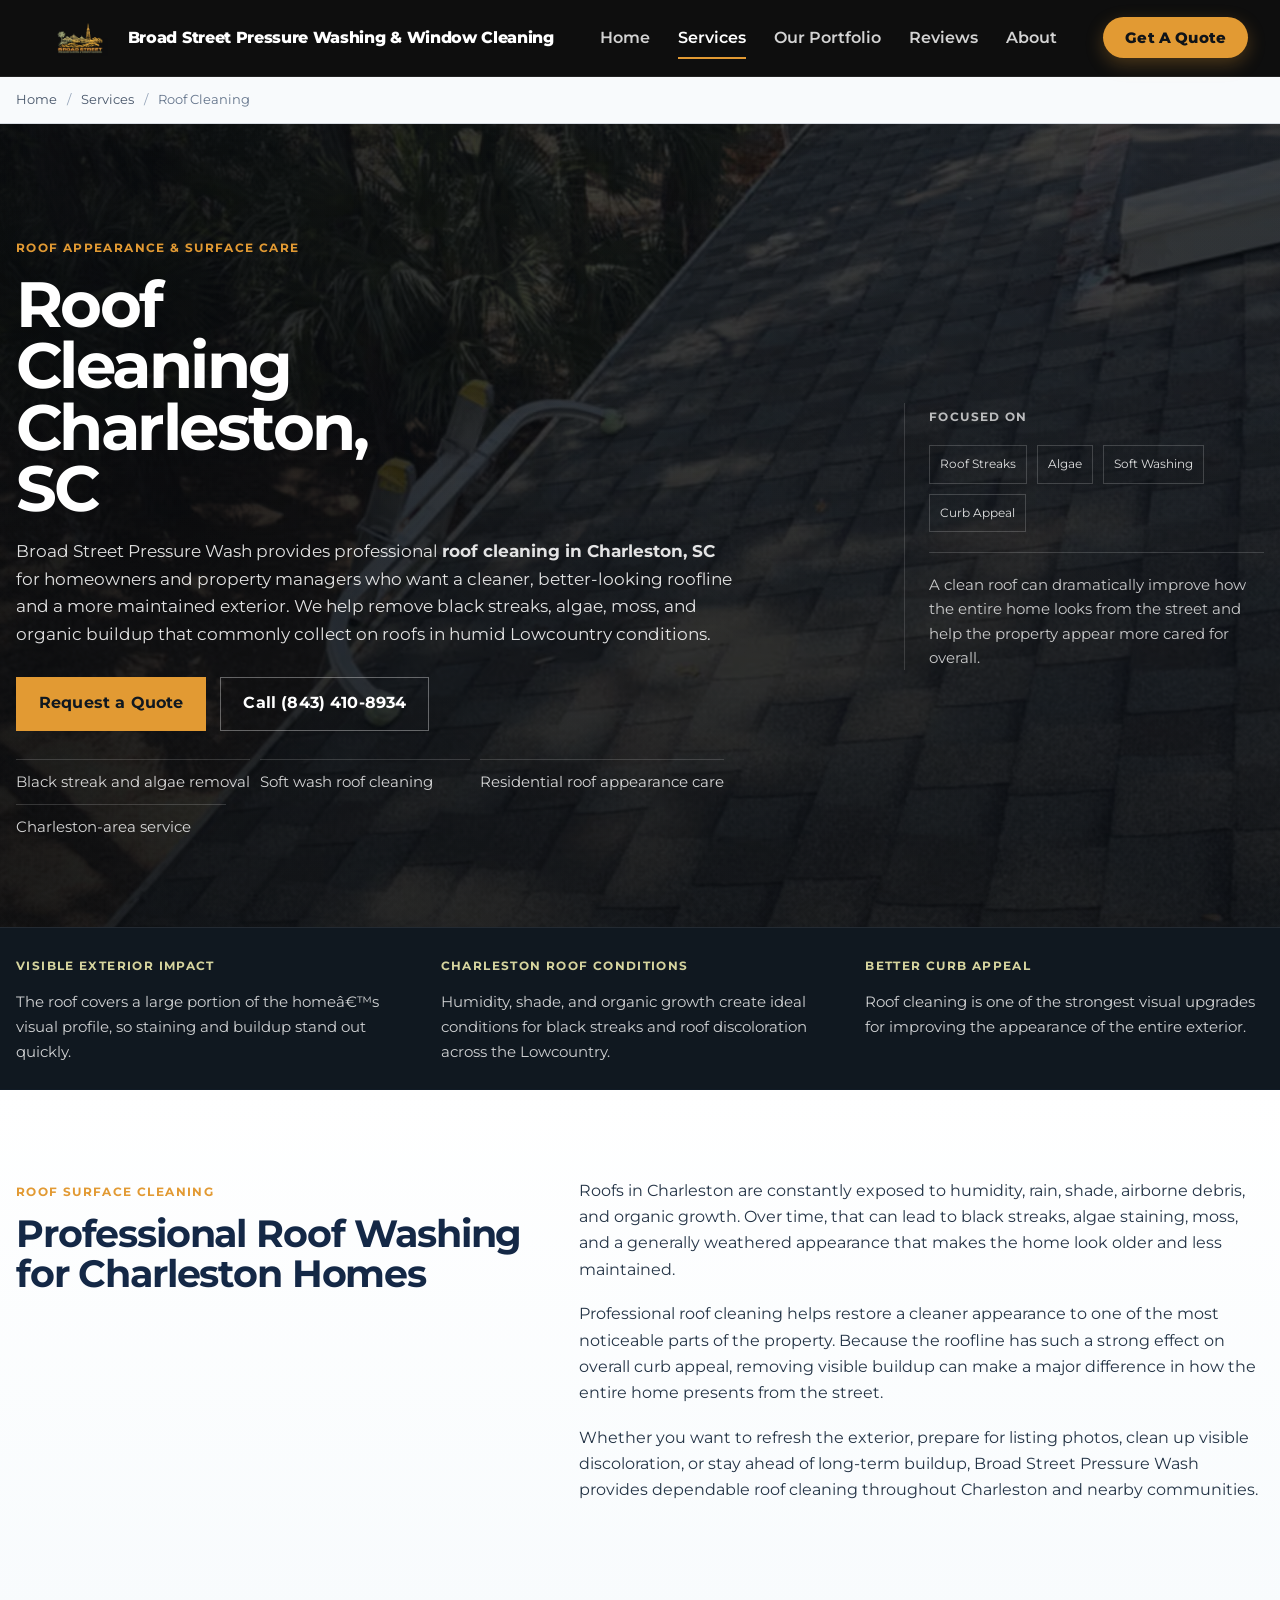
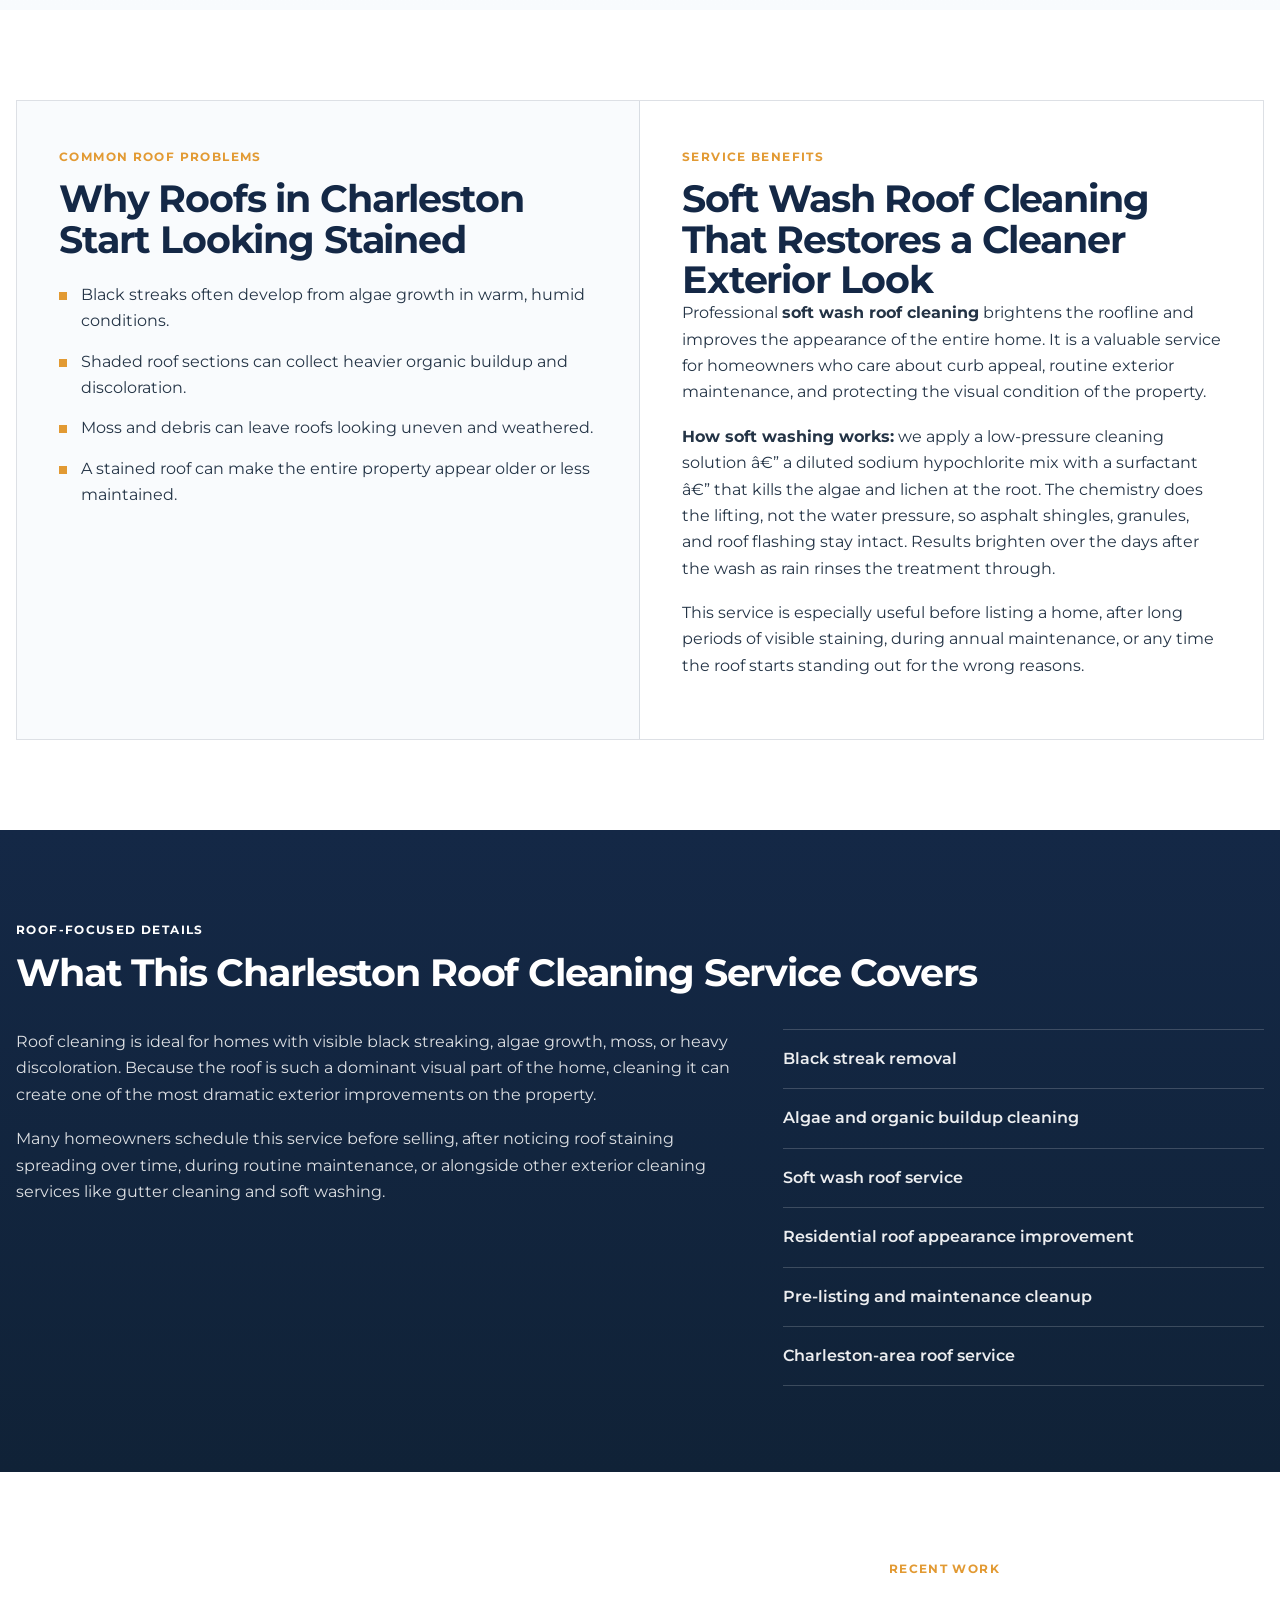
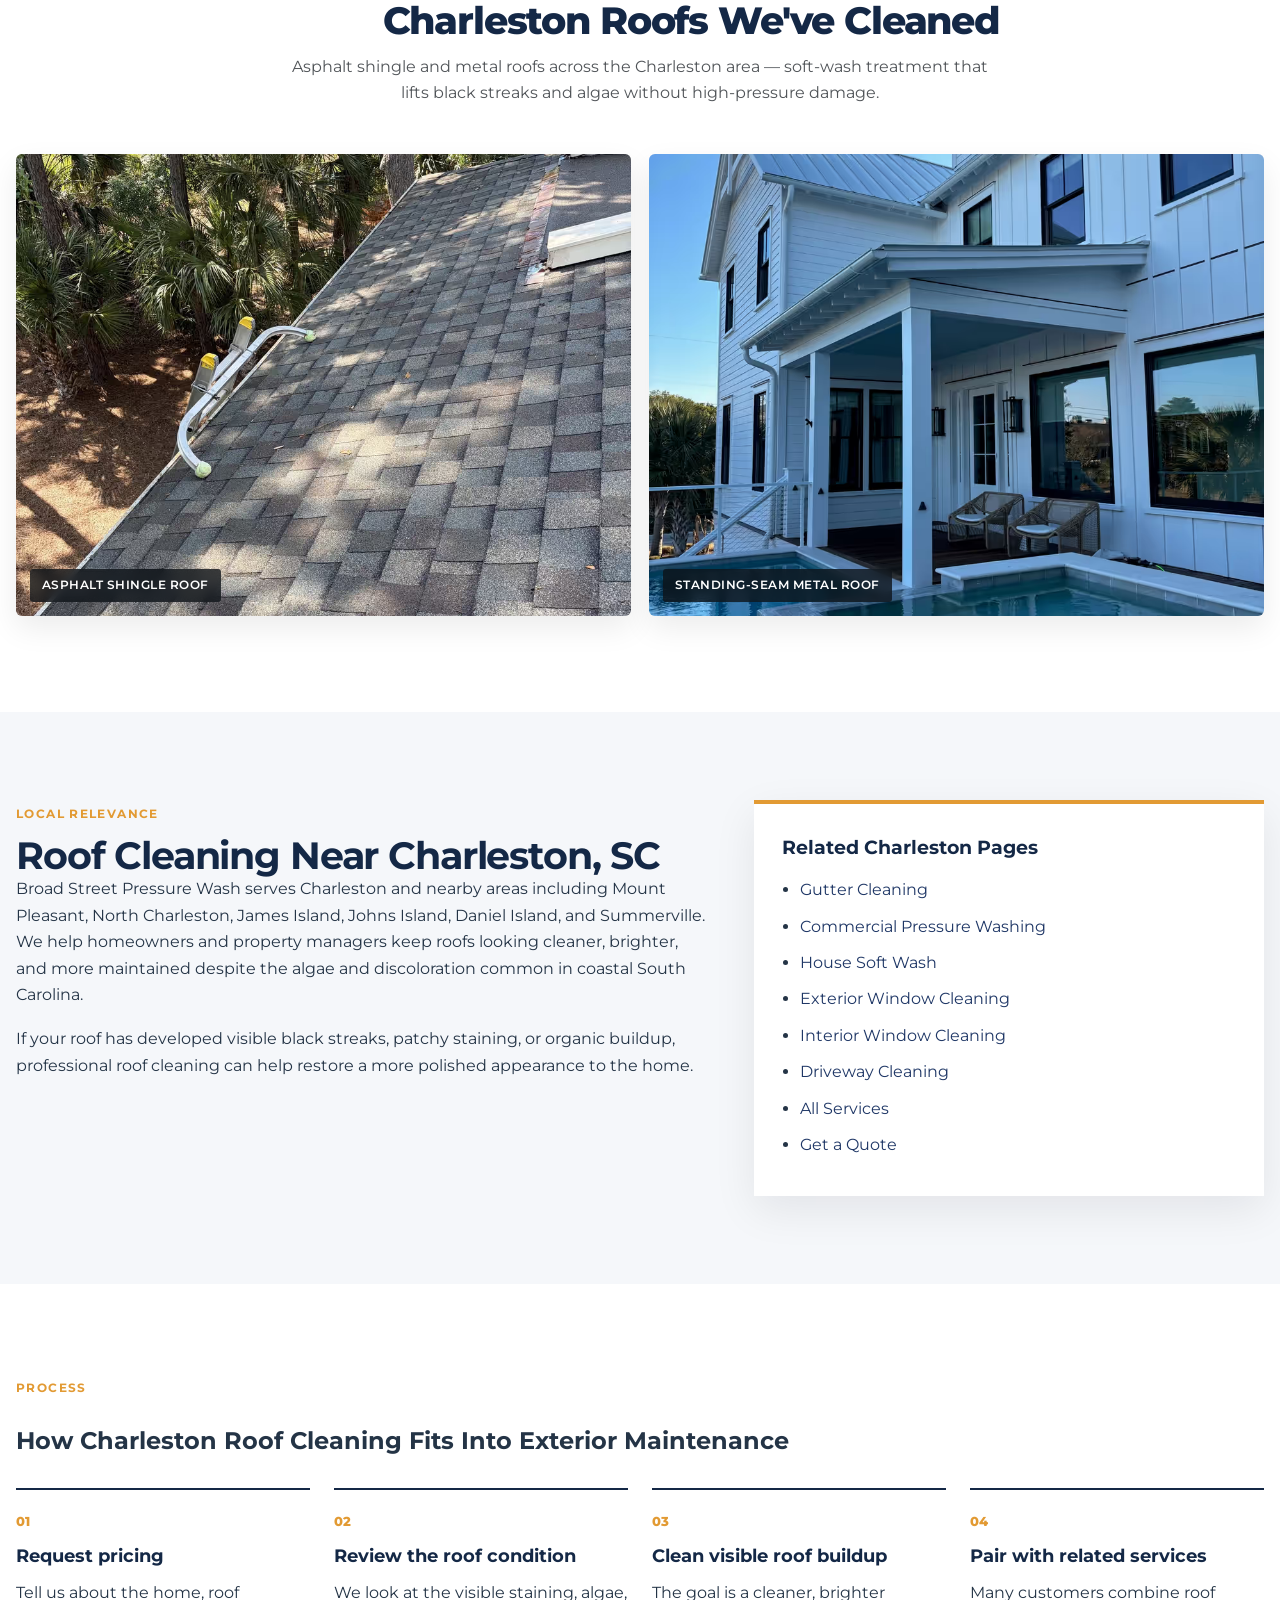
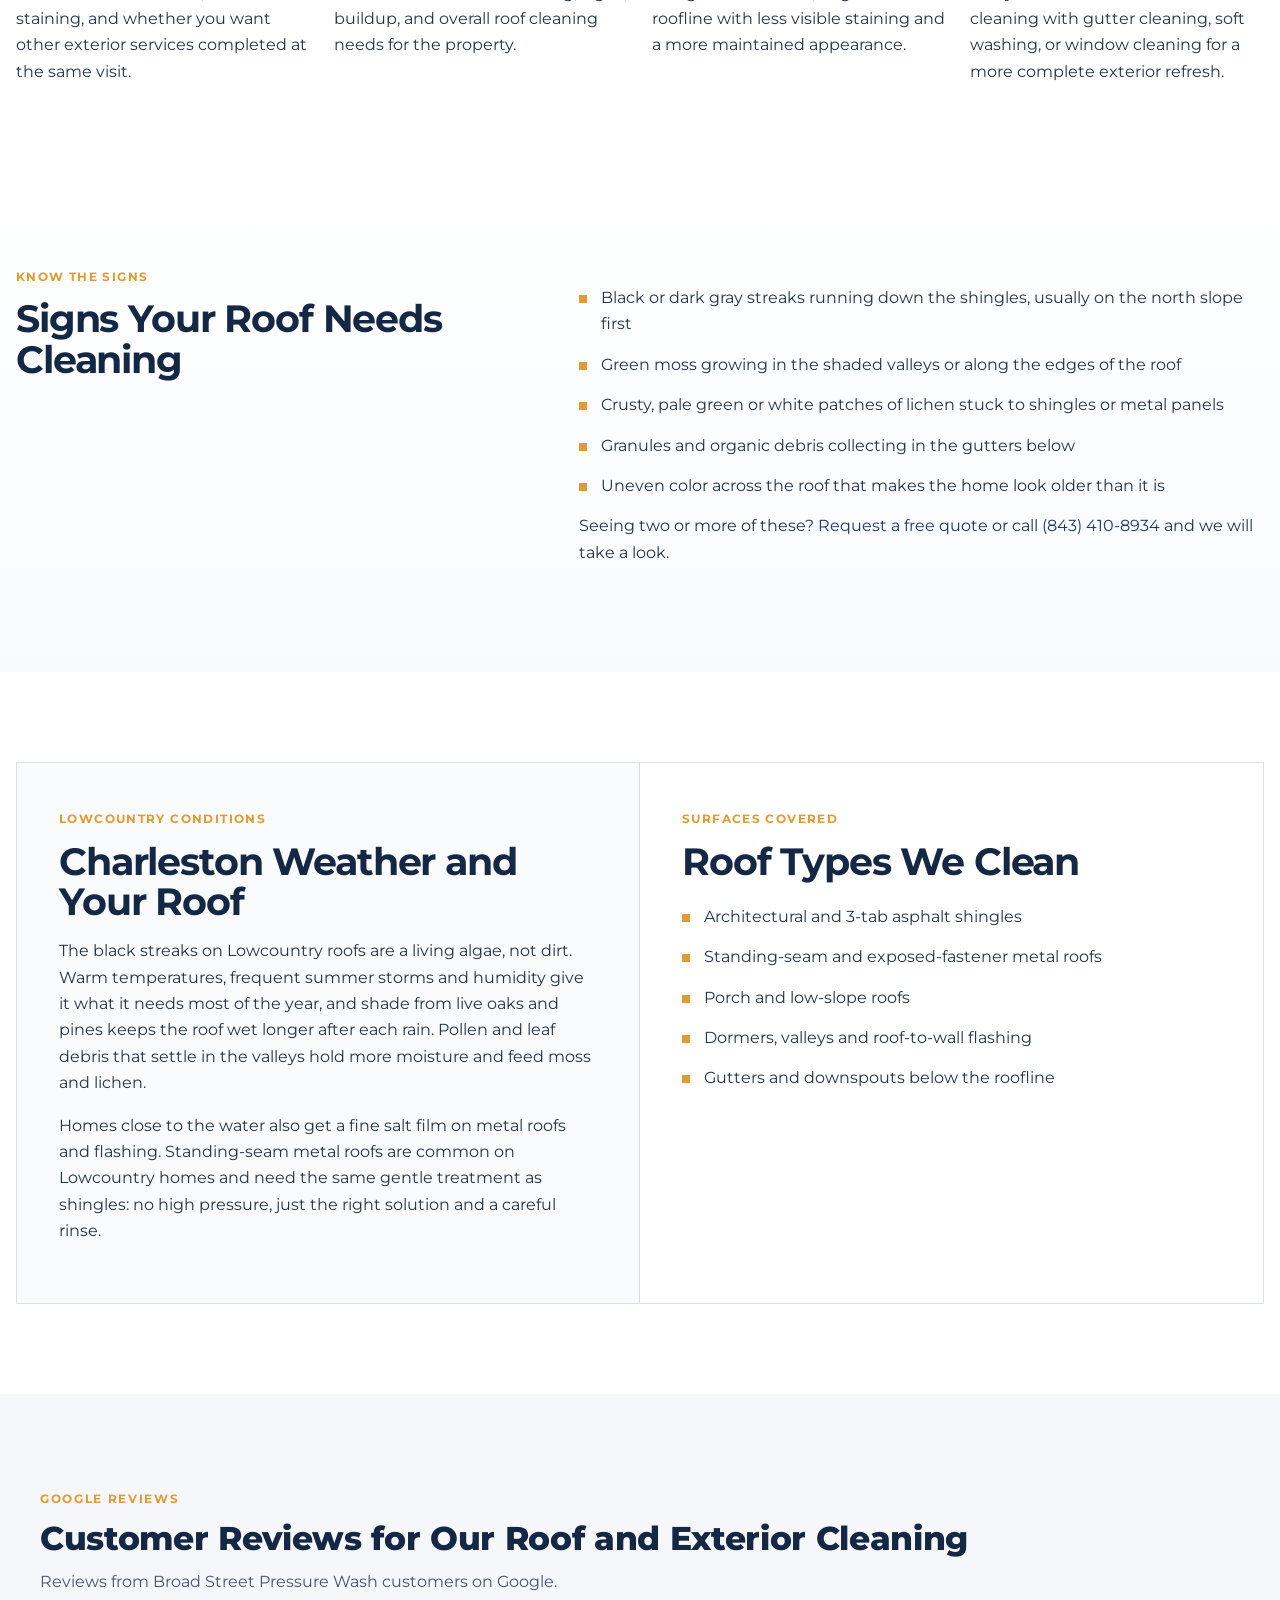
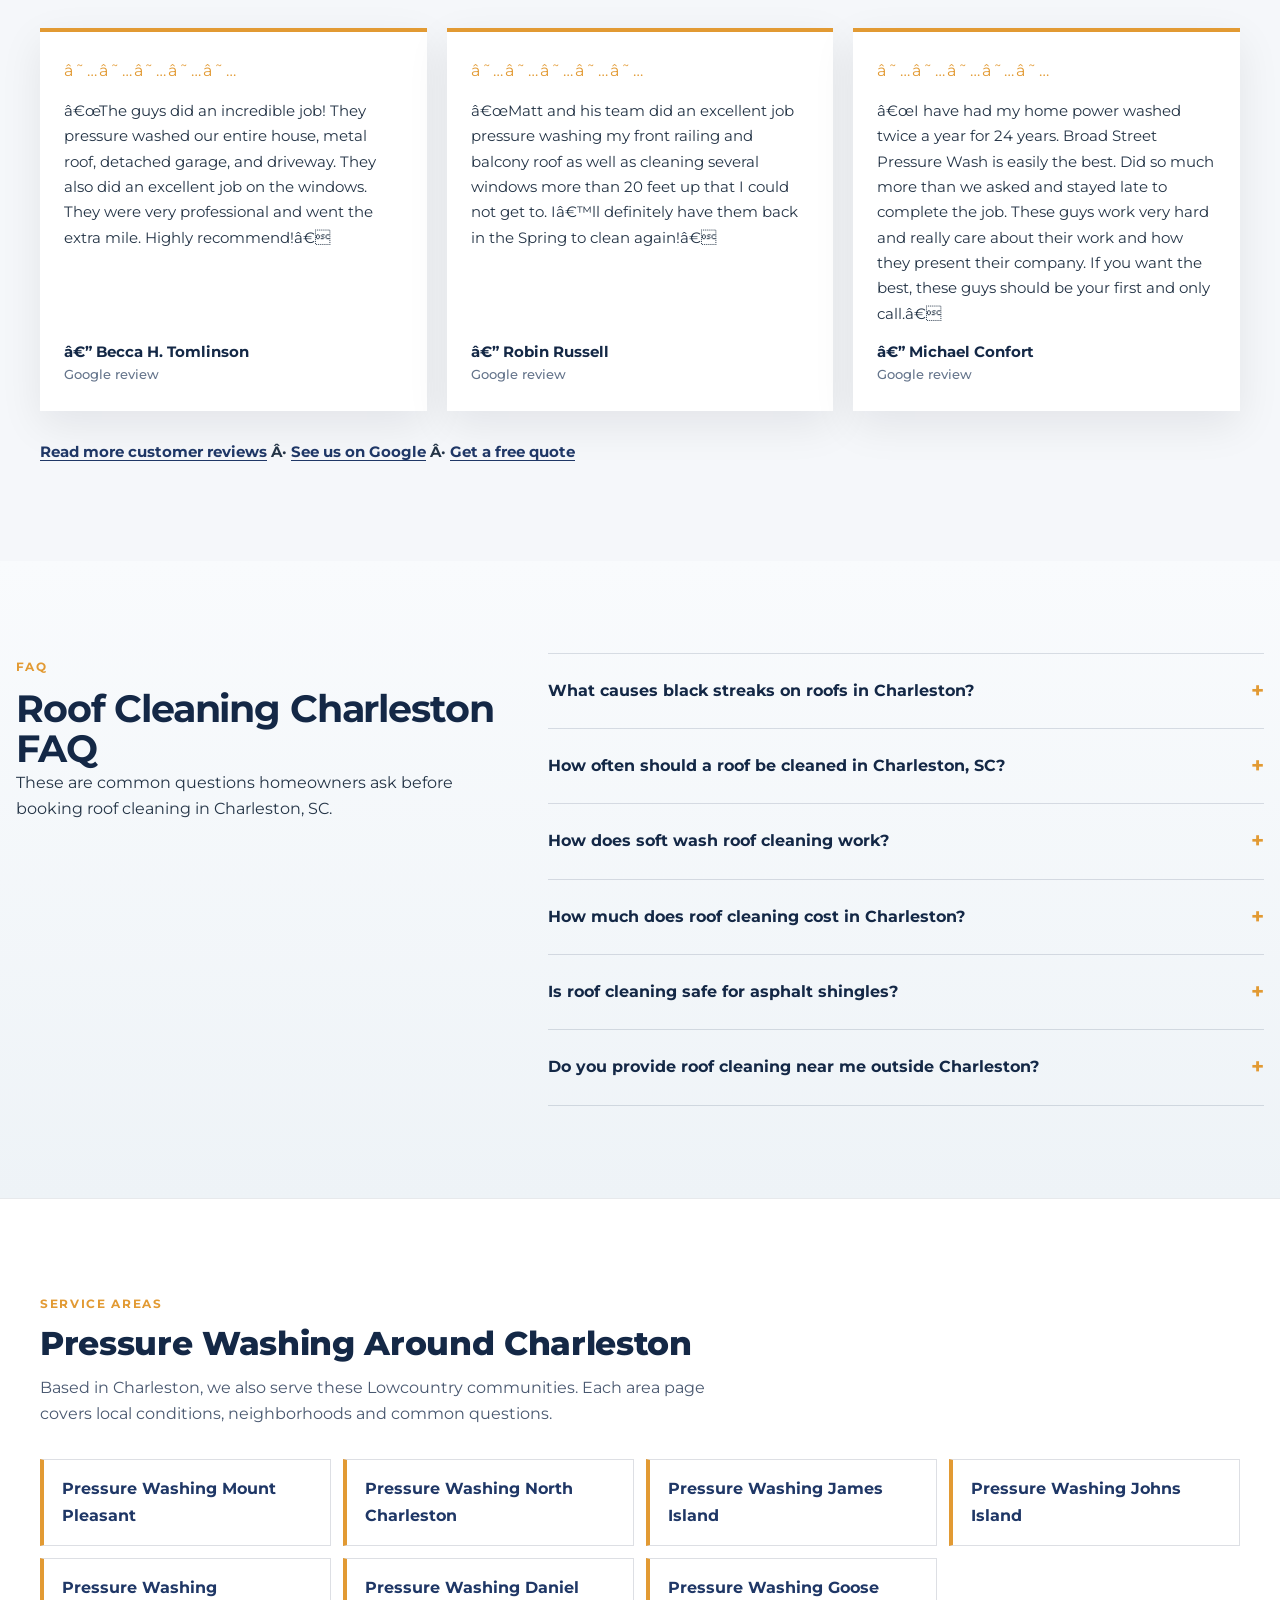
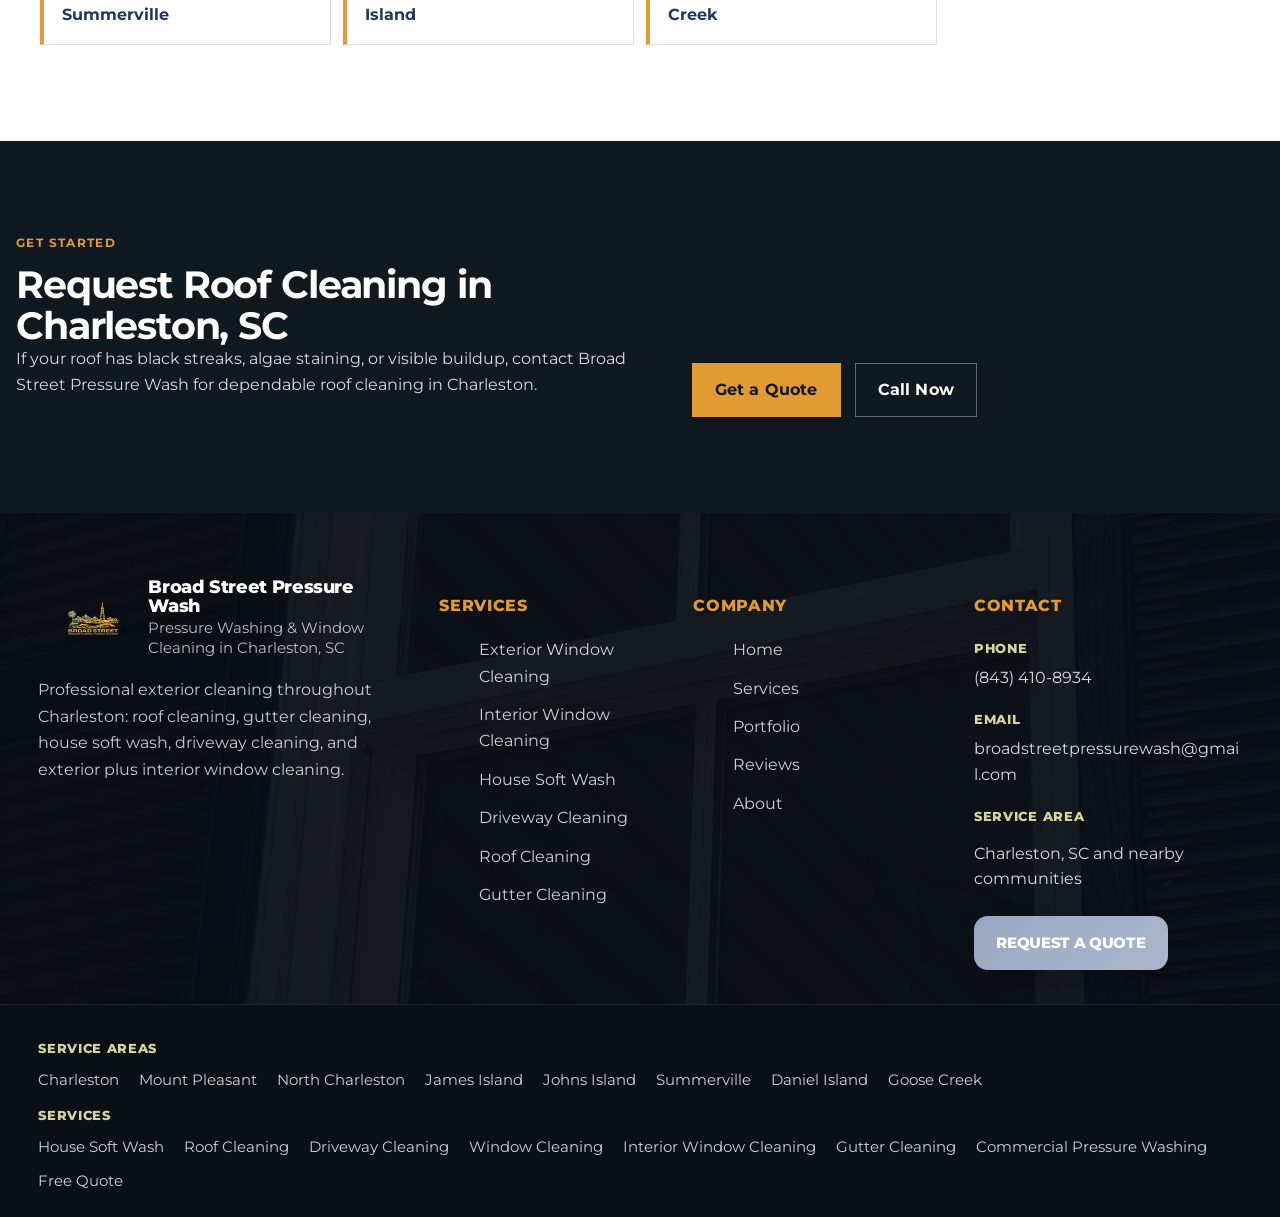
<file: service_areas/charleston/roof-cleaning-charleston.html>
<!DOCTYPE html>
<html lang="en">
<head>
  <!-- Google tag (gtag.js) -->
  <script async src="https://www.googletagmanager.com/gtag/js?id=G-K0SS6ZGL0C"></script>
  <script>
    window.dataLayer = window.dataLayer || [];
    function gtag(){dataLayer.push(arguments);}
    gtag('js', new Date());
    gtag('config', 'G-K0SS6ZGL0C');
  </script>
  <!-- Meta Pixel Code -->
  <script>
    !function(f,b,e,v,n,t,s)
    {if(f.fbq)return;n=f.fbq=function(){n.callMethod?
    n.callMethod.apply(n,arguments):n.queue.push(arguments)};
    if(!f._fbq)f._fbq=n;n.push=n;n.loaded=!0;n.version='2.0';
    n.queue=[];t=b.createElement(e);t.async=!0;
    t.src=v;s=b.getElementsByTagName(e)[0];
    s.parentNode.insertBefore(t,s)}(window, document,'script',
    'https://connect.facebook.net/en_US/fbevents.js');
    fbq('init', '1659572542515212');
    fbq('track', 'PageView');
  </script>
  <noscript><img height="1" width="1" style="display:none"
    src="https://www.facebook.com/tr?id=1659572542515212&ev=PageView&noscript=1"
  /></noscript>
  <!-- End Meta Pixel Code -->
  <meta charset="UTF-8" />
  <meta name="viewport" content="width=device-width, initial-scale=1.0" />
  <title>Roof Cleaning Charleston, SC | Broad Street Pressure Wash</title>
  <meta name="description" content="Roof cleaning in Charleston, SC. A soft wash treatment removes black streaks, algae, moss and lichen from shingle and metal roofs without high pressure." />
  <meta name="robots" content="index, follow, max-image-preview:large" />
  <link rel="canonical" href="https://broadstpressurewash.com/service_areas/charleston/roof-cleaning-charleston" />
  <meta property="og:type" content="website" />
  <meta property="og:site_name" content="Broad Street Pressure Wash" />
  <meta property="og:locale" content="en_US" />
  <meta property="og:title" content="Roof Cleaning Charleston, SC | Broad Street Pressure Wash" />
  <meta property="og:description" content="Roof cleaning in Charleston, SC. A soft wash treatment removes black streaks, algae, moss and lichen from shingle and metal roofs without high pressure." />
  <meta property="og:url" content="https://broadstpressurewash.com/service_areas/charleston/roof-cleaning-charleston" />
  <meta property="og:image" content="https://broadstpressurewash.com/images/optimized/roof-cleaning-charleston-sc-asphalt-shingles-960.jpg" />
  <meta name="twitter:card" content="summary_large_image" />
  <meta name="twitter:title" content="Roof Cleaning Charleston, SC | Broad Street Pressure Wash" />
  <meta name="twitter:description" content="Roof cleaning in Charleston, SC. A soft wash treatment removes black streaks, algae, moss and lichen from shingle and metal roofs without high pressure." />
  <meta name="twitter:image" content="https://broadstpressurewash.com/images/optimized/roof-cleaning-charleston-sc-asphalt-shingles-960.jpg" />
  <link rel="preload" as="image" type="image/avif" href="/images/optimized/roof-cleaning-charleston-sc-asphalt-shingles-hero-960.avif" media="(max-width: 768px)" fetchpriority="high" />
  <link rel="preload" as="image" type="image/avif" href="/images/optimized/roof-cleaning-charleston-sc-asphalt-shingles-hero-1600.avif" media="(min-width: 769px)" fetchpriority="high" />
  <link rel="icon" type="image/x-icon" href="/favicon.ico" />
  <link rel="icon" type="image/png" sizes="32x32" href="/favicon-32.png" />
  <link rel="icon" type="image/png" sizes="192x192" href="/favicon-192.png" />
  <meta name="author" content="Broad Street Pressure Wash" />
  <meta name="theme-color" content="#0d1218" />

  <meta name="geo.region" content="US-SC" />
  <meta name="geo.placename" content="Charleston" />

  <link rel="preconnect" href="https://fonts.googleapis.com" />
  <link rel="preconnect" href="https://fonts.gstatic.com" crossorigin />
  <link rel="preload" as="style" href="https://fonts.googleapis.com/css2?family=Montserrat:wght@400;500;600;700;800;900&display=swap" />
  <link rel="stylesheet" href="https://fonts.googleapis.com/css2?family=Montserrat:wght@400;500;600;700;800;900&display=swap" media="print" onload="this.media='all'" />
  <noscript><link rel="stylesheet" href="https://fonts.googleapis.com/css2?family=Montserrat:wght@400;500;600;700;800;900&display=swap" /></noscript>

  <link rel="stylesheet" href="/styles/global-css.css?v=20261020" />
  <link rel="stylesheet" href="/styles/service-charleston.css?v=20261020" />
  <script type="application/ld+json">
{
 "@context": "https://schema.org",
 "@graph": [
  {
   "@type": "HomeAndConstructionBusiness",
   "@id": "https://broadstpressurewash.com/#business",
   "name": "Broad Street Pressure Wash",
   "alternateName": "Broad Street Pressure Washing & Window Cleaning",
   "url": "https://broadstpressurewash.com/",
   "telephone": "+1-843-410-8934",
   "email": "broadstreetpressurewash@gmail.com",
   "logo": "https://broadstpressurewash.com/images/logo/broadstpressurewash-logo.png",
   "image": [
    "https://broadstpressurewash.com/images/optimized/historic-home-exterior-cleaning-downtown-charleston-sc-960.jpg",
    "https://broadstpressurewash.com/images/optimized/house-soft-wash-charleston-sc-lowcountry-home-960.jpg",
    "https://broadstpressurewash.com/images/optimized/driveway-cleaning-charleston-sc-surface-cleaner-aggregate-960.jpg"
   ],
   "priceRange": "$",
   "address": {
    "@type": "PostalAddress",
    "addressLocality": "Charleston",
    "addressRegion": "SC",
    "addressCountry": "US"
   },
   "areaServed": [
    {
     "@type": "City",
     "name": "Charleston, SC"
    },
    {
     "@type": "City",
     "name": "Mount Pleasant, SC"
    },
    {
     "@type": "City",
     "name": "North Charleston, SC"
    },
    {
     "@type": "City",
     "name": "James Island, SC"
    },
    {
     "@type": "City",
     "name": "Johns Island, SC"
    },
    {
     "@type": "City",
     "name": "Summerville, SC"
    },
    {
     "@type": "City",
     "name": "Daniel Island, SC"
    },
    {
     "@type": "City",
     "name": "Goose Creek, SC"
    }
   ],
   "openingHoursSpecification": [
    {
     "@type": "OpeningHoursSpecification",
     "dayOfWeek": [
      "Monday",
      "Tuesday",
      "Wednesday",
      "Thursday",
      "Friday",
      "Saturday",
      "Sunday"
     ],
     "opens": "09:00",
     "closes": "17:00"
    }
   ],
   "sameAs": [
    "https://www.instagram.com/broadstreetpressurewash/",
    "https://www.google.com/maps?cid=407328406181369828"
   ],
   "hasOfferCatalog": {
    "@type": "OfferCatalog",
    "name": "Exterior cleaning services",
    "itemListElement": [
     {
      "@type": "Offer",
      "itemOffered": {
       "@type": "Service",
       "name": "House Washing (Soft Wash)",
       "url": "https://broadstpressurewash.com/service_areas/charleston/soft-washing-charleston"
      }
     },
     {
      "@type": "Offer",
      "itemOffered": {
       "@type": "Service",
       "name": "Roof Cleaning",
       "url": "https://broadstpressurewash.com/service_areas/charleston/roof-cleaning-charleston"
      }
     },
     {
      "@type": "Offer",
      "itemOffered": {
       "@type": "Service",
       "name": "Driveway Cleaning",
       "url": "https://broadstpressurewash.com/service_areas/charleston/driveway-cleaning-charleston"
      }
     },
     {
      "@type": "Offer",
      "itemOffered": {
       "@type": "Service",
       "name": "Exterior Window Cleaning",
       "url": "https://broadstpressurewash.com/service_areas/charleston/exterior-window-cleaning-charleston"
      }
     },
     {
      "@type": "Offer",
      "itemOffered": {
       "@type": "Service",
       "name": "Interior Window Cleaning",
       "url": "https://broadstpressurewash.com/service_areas/charleston/interior-window-cleaning-charleston"
      }
     },
     {
      "@type": "Offer",
      "itemOffered": {
       "@type": "Service",
       "name": "Gutter Cleaning",
       "url": "https://broadstpressurewash.com/service_areas/charleston/gutter-cleaning-charleston"
      }
     },
     {
      "@type": "Offer",
      "itemOffered": {
       "@type": "Service",
       "name": "Commercial Pressure Washing",
       "url": "https://broadstpressurewash.com/service_areas/charleston/commercial-pressure-washing-charleston"
      }
     }
    ]
   }
  },
  {
   "@type": "WebSite",
   "@id": "https://broadstpressurewash.com/#website",
   "url": "https://broadstpressurewash.com/",
   "name": "Broad Street Pressure Wash",
   "publisher": {
    "@id": "https://broadstpressurewash.com/#business"
   }
  },
  {
   "@type": "WebPage",
   "@id": "https://broadstpressurewash.com/service_areas/charleston/roof-cleaning-charleston#webpage",
   "url": "https://broadstpressurewash.com/service_areas/charleston/roof-cleaning-charleston",
   "name": "Roof Cleaning Charleston, SC | Broad Street Pressure Wash",
   "description": "Roof cleaning in Charleston, SC. A soft wash treatment removes black streaks, algae, moss and lichen from shingle and metal roofs without high pressure.",
   "isPartOf": {
    "@id": "https://broadstpressurewash.com/#website"
   },
   "about": {
    "@id": "https://broadstpressurewash.com/#business"
   },
   "primaryImageOfPage": {
    "@type": "ImageObject",
    "url": "https://broadstpressurewash.com/images/optimized/roof-cleaning-charleston-sc-asphalt-shingles-960.jpg"
   },
   "breadcrumb": {
    "@id": "https://broadstpressurewash.com/service_areas/charleston/roof-cleaning-charleston#breadcrumb"
   }
  },
  {
   "@type": "BreadcrumbList",
   "@id": "https://broadstpressurewash.com/service_areas/charleston/roof-cleaning-charleston#breadcrumb",
   "itemListElement": [
    {
     "@type": "ListItem",
     "position": 1,
     "name": "Home",
     "item": "https://broadstpressurewash.com/"
    },
    {
     "@type": "ListItem",
     "position": 2,
     "name": "Services",
     "item": "https://broadstpressurewash.com/services"
    },
    {
     "@type": "ListItem",
     "position": 3,
     "name": "Roof Cleaning",
     "item": "https://broadstpressurewash.com/service_areas/charleston/roof-cleaning-charleston"
    }
   ]
  },
  {
   "@type": "Service",
   "@id": "https://broadstpressurewash.com/service_areas/charleston/roof-cleaning-charleston#service",
   "name": "Roof Cleaning Charleston, SC",
   "serviceType": "Roof Cleaning",
   "url": "https://broadstpressurewash.com/service_areas/charleston/roof-cleaning-charleston",
   "description": "Roof cleaning in Charleston, SC. A soft wash treatment removes black streaks, algae, moss and lichen from shingle and metal roofs without high pressure.",
   "provider": {
    "@id": "https://broadstpressurewash.com/#business"
   },
   "areaServed": [
    {
     "@type": "City",
     "name": "Charleston, SC"
    },
    {
     "@type": "City",
     "name": "Mount Pleasant, SC"
    },
    {
     "@type": "City",
     "name": "North Charleston, SC"
    },
    {
     "@type": "City",
     "name": "James Island, SC"
    },
    {
     "@type": "City",
     "name": "Johns Island, SC"
    },
    {
     "@type": "City",
     "name": "Summerville, SC"
    },
    {
     "@type": "City",
     "name": "Daniel Island, SC"
    },
    {
     "@type": "City",
     "name": "Goose Creek, SC"
    }
   ],
   "image": "https://broadstpressurewash.com/images/optimized/roof-cleaning-charleston-sc-asphalt-shingles-960.jpg"
  },
  {
   "@type": "FAQPage",
   "@id": "https://broadstpressurewash.com/service_areas/charleston/roof-cleaning-charleston#faq",
   "mainEntity": [
    {
     "@type": "Question",
     "name": "What causes black streaks on roofs in Charleston?",
     "acceptedAnswer": {
      "@type": "Answer",
      "text": "Black streaks on Charleston roofs are caused by Gloeocapsa magma, a hardy blue-green algae that feeds on the limestone filler in asphalt shingles. Charleston's combination of high humidity (typically 70%+), warm temperatures, and frequent rainfall creates ideal conditions for it to spread, and the north- and shaded sides of the roof always streak first because algae prefers low UV exposure. The dark color is from a protective sheath the algae produces to shield itself from sunlight — it's not dirt, and it won't rinse off with rain."
     }
    },
    {
     "@type": "Question",
     "name": "How often should a roof be cleaned in Charleston, SC?",
     "acceptedAnswer": {
      "@type": "Answer",
      "text": "Most Charleston roofs need professional cleaning every 2–3 years. Homes under heavy oak or pine canopy, on shaded lots, or near tidal marshes often need it every 18–24 months because the algae returns faster. Homes in sunnier, more exposed locations — typical of newer subdivisions in West Ashley, Daniel Island, and Mount Pleasant — can usually go 3–4 years between washes. A good rule of thumb: if streaks are visible from the street, the roof is overdue."
     }
    },
    {
     "@type": "Question",
     "name": "How does soft wash roof cleaning work?",
     "acceptedAnswer": {
      "@type": "Answer",
      "text": "Soft wash roof cleaning uses a low-pressure spray (under 100 PSI — less than a garden hose) combined with a diluted sodium hypochlorite cleaning solution and a surfactant that helps the mix cling to the shingle. The chemistry kills the algae, lichen, and moss at the root rather than blasting it off with water, so asphalt granules, flashing, and roof sealants stay intact. Results brighten over the days following the wash as rain rinses the treatment through the shingles. This is the method recommended by the Asphalt Roofing Manufacturers Association — high-pressure washing voids most shingle warranties."
     }
    },
    {
     "@type": "Question",
     "name": "How much does roof cleaning cost in Charleston?",
     "acceptedAnswer": {
      "@type": "Answer",
      "text": "Most Charleston roof cleaning jobs run $400–$800 depending on roof size, pitch, height, and how much black streaking, lichen, and moss has built up. A single-story ranch with mild streaking is on the lower end; a two-story home with steep pitch and heavy north-side algae is on the higher end. Broad Street Pressure Wash provides a free walk-around quote before any work starts."
     }
    },
    {
     "@type": "Question",
     "name": "Is roof cleaning safe for asphalt shingles?",
     "acceptedAnswer": {
      "@type": "Answer",
      "text": "Yes — when it's soft washed, not pressure washed. Major shingle manufacturers — GAF, Owens Corning, and CertainTeed — explicitly recommend the soft-wash method using a diluted sodium-hypochlorite solution in their published roof-cleaning guidance. High-pressure washing, by contrast, strips the protective granules off the shingle surface, shortens roof life, and often voids the warranty. Broad Street Pressure Wash uses the manufacturer-approved soft-wash method on every Charleston roof."
     }
    },
    {
     "@type": "Question",
     "name": "Do you provide roof cleaning near me outside Charleston?",
     "acceptedAnswer": {
      "@type": "Answer",
      "text": "Yes. Broad Street Pressure Wash also serves nearby areas including Mount Pleasant, North Charleston, James Island, Johns Island, Daniel Island, Summerville, Goose Creek, West Ashley, Folly Beach, Sullivan's Island, and Isle of Palms."
     }
    }
   ]
  }
 ]
}
  </script>
</head>
<body>
  <header class="site-header">
    <div class="nav-wrap">
      <a href="/" class="brand" aria-label="Broad Street Pressure Wash Home">
        <picture class="bsp-pic"><source type="image/avif" srcset="/images/optimized/logo-broad-street-pressure-wash-charleston-sc-160.avif 160w, /images/optimized/logo-broad-street-pressure-wash-charleston-sc-320.avif 320w" sizes="(max-width: 640px) 60px, 90px" /><img src="/images/optimized/logo-broad-street-pressure-wash-charleston-sc-160.png" alt="Broad Street Pressure Wash Logo" class="brand-logo" width="160" height="107" decoding="async" /></picture>
        <span class="brand-name">Broad Street Pressure Washing &amp; Window Cleaning</span>
      </a>
      <button class="nav-toggle" aria-label="Toggle navigation menu" aria-expanded="false" aria-controls="main-nav" type="button"><span></span><span></span><span></span></button>
      <nav class="main-nav" id="main-nav" aria-label="Main navigation">
        <ul>
          <li><a href="/">Home</a></li>
          <li><a href="/services" class="active">Services</a></li>
          <li><a href="/portfolio">Our Portfolio</a></li>
          <li><a href="/reviews">Reviews</a></li>
          <li><a href="/about">About</a></li>
          <li class="nav-cta"><a href="/quote" class="btn-nav-quote">Get A Quote</a></li>
        </ul>
      </nav>
    </div>
    <div class="header-mobile-cta">
      <a href="tel:+18434108934" class="hmc-call" aria-label="Call Broad Street Pressure Wash at (843) 410-8934"><svg viewBox="0 0 24 24" width="16" height="16" fill="currentColor" aria-hidden="true"><path d="M6.6 10.8a15.1 15.1 0 0 0 6.6 6.6l2.2-2.2a1 1 0 0 1 1-.25 11.4 11.4 0 0 0 3.6.57 1 1 0 0 1 1 1V20a1 1 0 0 1-1 1A17 17 0 0 1 3 4a1 1 0 0 1 1-1h3.5a1 1 0 0 1 1 1c0 1.25.2 2.45.57 3.57a1 1 0 0 1-.25 1z"/></svg>Call (843) 410-8934</a>
      <a href="/quote" class="hmc-quote">Free Quote</a>
    </div>
  </header>

  <main>
    <nav class="page-crumbs" aria-label="Breadcrumb">
      <div class="container">
        <ol>
          <li><a href="/">Home</a></li>
          <li><a href="/services">Services</a></li>
          <li>Roof Cleaning</li>
        </ol>
      </div>
    </nav>

    <section class="hero-editorial">
      <div class="hero-media" id="roof-media"></div>
      <div class="hero-overlay"></div>
      <div class="container hero-grid">
        <div class="hero-copy">
          <span class="eyebrow">Roof Appearance &amp; Surface Care</span>
          <h1>Roof Cleaning Charleston, SC</h1>
          <p class="hero-lead">
            Broad Street Pressure Wash provides professional <strong>roof cleaning in Charleston, SC</strong> for homeowners and property managers who want a cleaner, better-looking roofline and a more maintained exterior. We help remove black streaks, algae, moss, and organic buildup that commonly collect on roofs in humid Lowcountry conditions.
          </p>
          <div class="hero-actions">
            <a href="/quote" class="btn btn-solid">Request a Quote</a>
            <a href="tel:+18434108934" class="btn btn-outline">Call (843) 410-8934</a>
          </div>
          <ul class="hero-points">
            <li>Black streak and algae removal</li>
            <li>Soft wash roof cleaning</li>
            <li>Residential roof appearance care</li>
            <li>Charleston-area service</li>
          </ul>
        </div>
        <aside class="hero-rail">
          <span class="rail-label">Focused on</span>
          <div class="rail-list">
            <span>Roof Streaks</span>
            <span>Algae</span>
            <span>Soft Washing</span>
            <span>Curb Appeal</span>
          </div>
          <div class="rail-divider"></div>
          <p class="rail-copy">A clean roof can dramatically improve how the entire home looks from the street and help the property appear more cared for overall.</p>
        </aside>
      </div>
    </section>

    <section class="authority-strip">
      <div class="container authority-inner">
        <div><span class="authority-kicker">Visible exterior impact</span><p>The roof covers a large portion of the home’s visual profile, so staining and buildup stand out quickly.</p></div>
        <div><span class="authority-kicker">Charleston roof conditions</span><p>Humidity, shade, and organic growth create ideal conditions for black streaks and roof discoloration across the Lowcountry.</p></div>
        <div><span class="authority-kicker">Better curb appeal</span><p>Roof cleaning is one of the strongest visual upgrades for improving the appearance of the entire exterior.</p></div>
      </div>
    </section>

    <section class="content-band content-band-light">
      <div class="container split-story">
        <div class="story-title">
          <span class="section-tag">Roof Surface Cleaning</span>
          <h2>Professional Roof Washing for Charleston Homes</h2>
        </div>
        <div class="story-copy">
          <p>
            Roofs in Charleston are constantly exposed to humidity, rain, shade, airborne debris, and organic growth. Over time, that can lead to black streaks, algae staining, moss, and a generally weathered appearance that makes the home look older and less maintained.
          </p>
          <p>
            Professional roof cleaning helps restore a cleaner appearance to one of the most noticeable parts of the property. Because the roofline has such a strong effect on overall curb appeal, removing visible buildup can make a major difference in how the entire home presents from the street.
          </p>
          <p>
            Whether you want to refresh the exterior, prepare for listing photos, clean up visible discoloration, or stay ahead of long-term buildup, Broad Street Pressure Wash provides dependable roof cleaning throughout Charleston and nearby communities.
          </p>
        </div>
      </div>
    </section>

    <section class="problem-solution">
      <div class="container problem-grid">
        <div class="problem-panel">
          <span class="section-tag">Common Roof Problems</span>
          <h2>Why Roofs in Charleston Start Looking Stained</h2>
          <ul class="checklist">
            <li>Black streaks often develop from algae growth in warm, humid conditions.</li>
            <li>Shaded roof sections can collect heavier organic buildup and discoloration.</li>
            <li>Moss and debris can leave roofs looking uneven and weathered.</li>
            <li>A stained roof can make the entire property appear older or less maintained.</li>
          </ul>
        </div>
        <div class="solution-panel">
          <span class="section-tag">Service Benefits</span>
          <h2>Soft Wash Roof Cleaning That Restores a Cleaner Exterior Look</h2>
          <p>
            Professional <strong>soft wash roof cleaning</strong> brightens the roofline and improves the appearance of the entire home. It is a valuable service for homeowners who care about curb appeal, routine exterior maintenance, and protecting the visual condition of the property.
          </p>
          <p>
            <strong>How soft washing works:</strong> we apply a low-pressure cleaning solution — a diluted sodium hypochlorite mix with a surfactant — that kills the algae and lichen at the root. The chemistry does the lifting, not the water pressure, so asphalt shingles, granules, and roof flashing stay intact. Results brighten over the days after the wash as rain rinses the treatment through.
          </p>
          <p>
            This service is especially useful before listing a home, after long periods of visible staining, during annual maintenance, or any time the roof starts standing out for the wrong reasons.
          </p>
        </div>
      </div>
    </section>

    <section class="service-detail-band">
      <div class="container">
        <div class="section-head">
          <div>
            <span class="section-tag">Roof-Focused Details</span>
            <h2>What This Charleston Roof Cleaning Service Covers</h2>
          </div>
        </div>
        <div class="detail-columns">
          <div class="detail-copy">
            <p>
              Roof cleaning is ideal for homes with visible black streaking, algae growth, moss, or heavy discoloration. Because the roof is such a dominant visual part of the home, cleaning it can create one of the most dramatic exterior improvements on the property.
            </p>
            <p>
              Many homeowners schedule this service before selling, after noticing roof staining spreading over time, during routine maintenance, or alongside other exterior cleaning services like gutter cleaning and soft washing.
            </p>
          </div>
          <ul class="detail-list">
            <li>Black streak removal</li>
            <li>Algae and organic buildup cleaning</li>
            <li>Soft wash roof service</li>
            <li>Residential roof appearance improvement</li>
            <li>Pre-listing and maintenance cleanup</li>
            <li>Charleston-area roof service</li>
          </ul>
        </div>
      </div>
    </section>

    <section class="service-gallery">
      <div class="container">
        <div class="section-head">
          <span class="section-tag">Recent Work</span>
          <h2>Charleston Roofs We've Cleaned</h2>
          <p class="section-lead">Asphalt shingle and metal roofs across the Charleston area &mdash; soft-wash treatment that lifts black streaks and algae without high-pressure damage.</p>
        </div>
        <div class="gallery-grid">
          <figure class="span-6">
            <picture class="bsp-pic"><source type="image/avif" srcset="/images/optimized/roof-cleaning-charleston-sc-asphalt-shingles-480.avif 480w, /images/optimized/roof-cleaning-charleston-sc-asphalt-shingles-960.avif 960w, /images/optimized/roof-cleaning-charleston-sc-asphalt-shingles-1600.avif 1440w" sizes="(max-width: 700px) 100vw, 50vw" /><img src="/images/optimized/roof-cleaning-charleston-sc-asphalt-shingles-960.jpg" alt="Asphalt shingle roof and downspout on a Charleston home after roof cleaning" width="960" height="1280" loading="lazy" decoding="async" /></picture>
            <figcaption>Asphalt shingle roof</figcaption>
          </figure>
          <figure class="span-6">
            <picture class="bsp-pic"><source type="image/avif" srcset="/images/optimized/metal-roof-modern-home-exterior-cleaning-charleston-sc-480.avif 480w, /images/optimized/metal-roof-modern-home-exterior-cleaning-charleston-sc-960.avif 960w" sizes="(max-width: 700px) 100vw, 50vw" /><img src="/images/optimized/metal-roof-modern-home-exterior-cleaning-charleston-sc-960.jpg" alt="Modern Charleston home with clean metal roof and pool" width="960" height="1280" loading="lazy" decoding="async" /></picture>
            <figcaption>Standing-seam metal roof</figcaption>
          </figure>
        </div>
      </div>
    </section>

    <section class="local-frame">
      <div class="container local-grid">
        <div class="local-copy">
          <span class="section-tag">Local Relevance</span>
          <h2>Roof Cleaning Near Charleston, SC</h2>
          <p>
            Broad Street Pressure Wash serves Charleston and nearby areas including Mount Pleasant, North Charleston, James Island, Johns Island, Daniel Island, and Summerville. We help homeowners and property managers keep roofs looking cleaner, brighter, and more maintained despite the algae and discoloration common in coastal South Carolina.
          </p>
          <p>
            If your roof has developed visible black streaks, patchy staining, or organic buildup, professional roof cleaning can help restore a more polished appearance to the home.
          </p>
        </div>
        <aside class="local-aside">
          <h3>Related Charleston Pages</h3>
          <ul>
            <li><a href="/service_areas/charleston/gutter-cleaning-charleston">Gutter Cleaning</a></li>
            <li><a href="/service_areas/charleston/commercial-pressure-washing-charleston">Commercial Pressure Washing</a></li>
            <li><a href="/service_areas/charleston/soft-washing-charleston">House Soft Wash</a></li>
            <li><a href="/service_areas/charleston/exterior-window-cleaning-charleston">Exterior Window Cleaning</a></li>
            <li><a href="/service_areas/charleston/interior-window-cleaning-charleston">Interior Window Cleaning</a></li>
            <li><a href="/service_areas/charleston/driveway-cleaning-charleston">Driveway Cleaning</a></li>
            <li><a href="/services">All Services</a></li>
            <li><a href="/quote">Get a Quote</a></li>
          </ul>
        </aside>
      </div>
    </section>

    <section class="process-timeline">
      <div class="container">
        <span class="section-tag">Process</span>
        <h2>How Charleston Roof Cleaning Fits Into Exterior Maintenance</h2>
        <div class="timeline">
          <article><span class="step-no">01</span><h3>Request pricing</h3><p>Tell us about the home, roof staining, and whether you want other exterior services completed at the same visit.</p></article>
          <article><span class="step-no">02</span><h3>Review the roof condition</h3><p>We look at the visible staining, algae, buildup, and overall roof cleaning needs for the property.</p></article>
          <article><span class="step-no">03</span><h3>Clean visible roof buildup</h3><p>The goal is a cleaner, brighter roofline with less visible staining and a more maintained appearance.</p></article>
          <article><span class="step-no">04</span><h3>Pair with related services</h3><p>Many customers combine roof cleaning with gutter cleaning, soft washing, or window cleaning for a more complete exterior refresh.</p></article>
        </div>
      </div>
    </section>
    <section class="content-band content-band-light">
      <div class="container split-story">
        <div class="story-title">
          <span class="section-tag">Know the Signs</span>
          <h2>Signs Your Roof Needs Cleaning</h2>
        </div>
        <div class="story-copy">
          <ul class="checklist">
            <li>Black or dark gray streaks running down the shingles, usually on the north slope first</li>
            <li>Green moss growing in the shaded valleys or along the edges of the roof</li>
            <li>Crusty, pale green or white patches of lichen stuck to shingles or metal panels</li>
            <li>Granules and organic debris collecting in the gutters below</li>
            <li>Uneven color across the roof that makes the home look older than it is</li>
          </ul>
          <p>Seeing two or more of these? <a href="/quote">Request a free quote</a> or call <a href="tel:+18434108934">(843) 410-8934</a> and we will take a look.</p>
        </div>
      </div>
    </section>

    <section class="problem-solution">
      <div class="container problem-grid">
        <div class="problem-panel">
          <span class="section-tag">Lowcountry Conditions</span>
          <h2>Charleston Weather and Your Roof</h2>
          <p>The black streaks on Lowcountry roofs are a living algae, not dirt. Warm temperatures, frequent summer storms and humidity give it what it needs most of the year, and shade from live oaks and pines keeps the roof wet longer after each rain. Pollen and leaf debris that settle in the valleys hold more moisture and feed moss and lichen.</p>
          <p>Homes close to the water also get a fine salt film on metal roofs and flashing. Standing-seam metal roofs are common on Lowcountry homes and need the same gentle treatment as shingles: no high pressure, just the right solution and a careful rinse.</p>
        </div>
        <div class="solution-panel">
          <span class="section-tag">Surfaces Covered</span>
          <h2>Roof Types We Clean</h2>
          <ul class="checklist">
            <li>Architectural and 3-tab asphalt shingles</li>
            <li>Standing-seam and exposed-fastener metal roofs</li>
            <li>Porch and low-slope roofs</li>
            <li>Dormers, valleys and roof-to-wall flashing</li>
            <li>Gutters and downspouts below the roofline</li>
          </ul>
        </div>
      </div>
    </section>

    <section class="bsp-reviews" aria-labelledby="bsp-reviews-title">
      <div class="bsp-wrap">
        <p class="bsp-kicker">Google Reviews</p>
        <h2 id="bsp-reviews-title">Customer Reviews for Our Roof and Exterior Cleaning</h2>
        <p class="bsp-lead">Reviews from Broad Street Pressure Wash customers on Google.</p>
        <div class="bsp-review-grid">
        <figure class="bsp-review">
          <div class="bsp-stars" aria-label="5 out of 5 stars">★★★★★</div>
          <blockquote><p>“The guys did an incredible job! They pressure washed our entire house, metal roof, detached garage, and driveway. They also did an excellent job on the windows. They were very professional and went the extra mile. Highly recommend!”</p></blockquote>
          <figcaption>— Becca H. Tomlinson <span>Google review</span></figcaption>
        </figure>
        <figure class="bsp-review">
          <div class="bsp-stars" aria-label="5 out of 5 stars">★★★★★</div>
          <blockquote><p>“Matt and his team did an excellent job pressure washing my front railing and balcony roof as well as cleaning several windows more than 20 feet up that I could not get to. I’ll definitely have them back in the Spring to clean again!”</p></blockquote>
          <figcaption>— Robin Russell <span>Google review</span></figcaption>
        </figure>
        <figure class="bsp-review">
          <div class="bsp-stars" aria-label="5 out of 5 stars">★★★★★</div>
          <blockquote><p>“I have had my home power washed twice a year for 24 years. Broad Street Pressure Wash is easily the best. Did so much more than we asked and stayed late to complete the job. These guys work very hard and really care about their work and how they present their company. If you want the best, these guys should be your first and only call.”</p></blockquote>
          <figcaption>— Michael Confort <span>Google review</span></figcaption>
        </figure>
        </div>
        <p class="bsp-review-links"><a href="/reviews">Read more customer reviews</a> <span aria-hidden="true">·</span> <a href="https://www.google.com/maps?cid=407328406181369828" target="_blank" rel="noopener noreferrer">See us on Google</a> <span aria-hidden="true">·</span> <a href="/quote">Get a free quote</a></p>
      </div>
    </section>


    <section class="faq-section">
      <div class="container faq-layout">
        <div class="faq-intro">
          <span class="section-tag">FAQ</span>
          <h2>Roof Cleaning Charleston FAQ</h2>
          <p>These are common questions homeowners ask before booking roof cleaning in Charleston, SC.</p>
        </div>
        <div class="faq-list">
          <details class="faq-item"><summary>What causes black streaks on roofs in Charleston?</summary><p>Black streaks on Charleston roofs are caused by <em>Gloeocapsa magma</em>, a hardy blue-green algae that feeds on the limestone filler in asphalt shingles. Charleston's combination of high humidity (typically 70%+), warm temperatures, and frequent rainfall creates ideal conditions for it to spread, and the north- and shaded sides of the roof always streak first because algae prefers low UV exposure. The dark color is from a protective sheath the algae produces to shield itself from sunlight — it's not dirt, and it won't rinse off with rain.</p></details>
          <details class="faq-item"><summary>How often should a roof be cleaned in Charleston, SC?</summary><p>Most Charleston roofs need professional cleaning every <strong>2–3 years</strong>. Homes under heavy oak or pine canopy, on shaded lots, or near tidal marshes often need it every 18–24 months because the algae returns faster. Homes in sunnier, more exposed locations — typical of newer subdivisions in West Ashley, Daniel Island, and Mount Pleasant — can usually go 3–4 years between washes. A good rule of thumb: if streaks are visible from the street, the roof is overdue.</p></details>
          <details class="faq-item"><summary>How does soft wash roof cleaning work?</summary><p>Soft wash roof cleaning uses a low-pressure spray (under 100 PSI — less than a garden hose) combined with a diluted sodium hypochlorite cleaning solution and a surfactant that helps the mix cling to the shingle. The chemistry kills the algae, lichen, and moss at the root rather than blasting it off with water, so asphalt granules, flashing, and roof sealants stay intact. Results brighten over the days following the wash as rain rinses the treatment through the shingles. This is the method recommended by the Asphalt Roofing Manufacturers Association — high-pressure washing voids most shingle warranties.</p></details>
          <details class="faq-item"><summary>How much does roof cleaning cost in Charleston?</summary><p>Most Charleston roof cleaning jobs run <strong>$400–$800</strong> depending on roof size, pitch, height, and how much black streaking, lichen, and moss has built up. A single-story ranch with mild streaking is on the lower end; a two-story home with steep pitch and heavy north-side algae is on the higher end. Broad Street Pressure Wash provides a free walk-around quote before any work starts.</p></details>
          <details class="faq-item"><summary>Is roof cleaning safe for asphalt shingles?</summary><p>Yes — when it's soft washed, not pressure washed. Major shingle manufacturers — GAF, Owens Corning, and CertainTeed — explicitly recommend the soft-wash method using a diluted sodium-hypochlorite solution in their published roof-cleaning guidance. High-pressure washing, by contrast, strips the protective granules off the shingle surface, shortens roof life, and often voids the warranty. Broad Street Pressure Wash uses the manufacturer-approved soft-wash method on every Charleston roof.</p></details>
          <details class="faq-item"><summary>Do you provide roof cleaning near me outside Charleston?</summary><p>Yes. Broad Street Pressure Wash also serves nearby areas including Mount Pleasant, North Charleston, James Island, Johns Island, Daniel Island, Summerville, Goose Creek, West Ashley, Folly Beach, Sullivan's Island, and Isle of Palms.</p></details>
        </div>
      </div>
    </section>
    <section class="bsp-areas" id="service-areas" aria-labelledby="bsp-areas-title">
      <div class="bsp-wrap">
        <p class="bsp-kicker">Service Areas</p>
        <h2 id="bsp-areas-title">Pressure Washing Around Charleston</h2>
        <p class="bsp-lead">Based in Charleston, we also serve these Lowcountry communities. Each area page covers local conditions, neighborhoods and common questions.</p>
        <ul class="bsp-area-list">
          <li><a href="/service_areas/mount-pleasant/pressure-washing-mount-pleasant">Pressure Washing Mount Pleasant</a></li>
          <li><a href="/service_areas/north-charleston/pressure-washing-north-charleston">Pressure Washing North Charleston</a></li>
          <li><a href="/service_areas/james-island/pressure-washing-james-island">Pressure Washing James Island</a></li>
          <li><a href="/service_areas/johns-island/pressure-washing-johns-island">Pressure Washing Johns Island</a></li>
          <li><a href="/service_areas/summerville/pressure-washing-summerville">Pressure Washing Summerville</a></li>
          <li><a href="/service_areas/daniel-island/pressure-washing-daniel-island">Pressure Washing Daniel Island</a></li>
          <li><a href="/service_areas/goose-creek/pressure-washing-goose-creek">Pressure Washing Goose Creek</a></li>
        </ul>
      </div>
    </section>


    <section class="cta-editorial">
      <div class="container cta-grid">
        <div>
          <span class="section-tag">Get Started</span>
          <h2>Request Roof Cleaning in Charleston, SC</h2>
          <p>If your roof has black streaks, algae staining, or visible buildup, contact Broad Street Pressure Wash for dependable roof cleaning in Charleston.</p>
        </div>
        <div class="cta-actions">
          <a href="/quote" class="btn btn-solid">Get a Quote</a>
          <a href="tel:+18434108934" class="btn btn-outline">Call Now</a>
        </div>
      </div>
    </section>
  </main>

  <footer class="site-footer">
    <div class="footer-main">
      <div class="footer-container">
        <div class="footer-column footer-brand">
          <a href="/" class="footer-brand-link">
            <picture class="bsp-pic"><source type="image/avif" srcset="/images/optimized/logo-broad-street-pressure-wash-charleston-sc-160.avif 160w, /images/optimized/logo-broad-street-pressure-wash-charleston-sc-320.avif 320w" sizes="(max-width: 640px) 60px, 90px" /><img src="/images/optimized/logo-broad-street-pressure-wash-charleston-sc-160.png" alt="Broad Street Pressure Wash Logo" class="footer-logo" width="160" height="107" decoding="async" /></picture>
            <div class="footer-brand-text">
              <span class="footer-brand-name">Broad Street Pressure Wash</span>
              <span class="footer-brand-sub">Pressure Washing &amp; Window Cleaning in Charleston, SC</span>
            </div>
          </a>
          <p class="footer-description">Professional exterior cleaning throughout Charleston: roof cleaning, gutter cleaning, house soft wash, driveway cleaning, and exterior plus interior window cleaning.</p>
        </div>
        <div class="footer-column">
          <h3>Services</h3>
          <ul class="footer-links">
            <li><a href="/service_areas/charleston/exterior-window-cleaning-charleston">Exterior Window Cleaning</a></li>
            <li><a href="/service_areas/charleston/interior-window-cleaning-charleston">Interior Window Cleaning</a></li>
            <li><a href="/service_areas/charleston/soft-washing-charleston">House Soft Wash</a></li>
            <li><a href="/service_areas/charleston/driveway-cleaning-charleston">Driveway Cleaning</a></li>
            <li><a href="/service_areas/charleston/roof-cleaning-charleston">Roof Cleaning</a></li>
            <li><a href="/service_areas/charleston/gutter-cleaning-charleston">Gutter Cleaning</a></li>
          </ul>
        </div>
        <div class="footer-column">
          <h3>Company</h3>
          <ul class="footer-links">
            <li><a href="/">Home</a></li>
            <li><a href="/services">Services</a></li>
            <li><a href="/portfolio">Portfolio</a></li>
            <li><a href="/reviews">Reviews</a></li>
            <li><a href="/about">About</a></li>
          </ul>
        </div>
        <div class="footer-column footer-contact">
          <h3>Contact</h3>
          <div class="footer-contact-item"><span class="footer-label">Phone</span><a href="tel:+18434108934">(843) 410-8934</a></div>
          <div class="footer-contact-item"><span class="footer-label">Email</span><a href="mailto:broadstreetpressurewash@gmail.com">broadstreetpressurewash@gmail.com</a></div>
          <div class="footer-contact-item"><span class="footer-label">Service Area</span><p>Charleston, SC and nearby communities</p></div>
          <a href="/quote" class="footer-cta">Request A Quote</a>
        </div>
      </div>
    </div>
      <div class="footer-areas">
        <div class="footer-container">
          <p class="footer-label">Service Areas</p>
          <ul><li><a href="/services">Charleston</a></li><li><a href="/service_areas/mount-pleasant/pressure-washing-mount-pleasant">Mount Pleasant</a></li><li><a href="/service_areas/north-charleston/pressure-washing-north-charleston">North Charleston</a></li><li><a href="/service_areas/james-island/pressure-washing-james-island">James Island</a></li><li><a href="/service_areas/johns-island/pressure-washing-johns-island">Johns Island</a></li><li><a href="/service_areas/summerville/pressure-washing-summerville">Summerville</a></li><li><a href="/service_areas/daniel-island/pressure-washing-daniel-island">Daniel Island</a></li><li><a href="/service_areas/goose-creek/pressure-washing-goose-creek">Goose Creek</a></li></ul>
          <p class="footer-label">Services</p>
          <ul><li><a href="/service_areas/charleston/soft-washing-charleston">House Soft Wash</a></li><li><a href="/service_areas/charleston/roof-cleaning-charleston">Roof Cleaning</a></li><li><a href="/service_areas/charleston/driveway-cleaning-charleston">Driveway Cleaning</a></li><li><a href="/service_areas/charleston/exterior-window-cleaning-charleston">Window Cleaning</a></li><li><a href="/service_areas/charleston/interior-window-cleaning-charleston">Interior Window Cleaning</a></li><li><a href="/service_areas/charleston/gutter-cleaning-charleston">Gutter Cleaning</a></li><li><a href="/service_areas/charleston/commercial-pressure-washing-charleston">Commercial Pressure Washing</a></li><li><a href="/quote">Free Quote</a></li></ul>
        </div>
      </div>

  </footer>

  <script src="/scripts/service-charleston.js?v=20261020"></script>
  <script src="/scripts/main.js?v=20261020"></script>
</body>
</html>
</file>
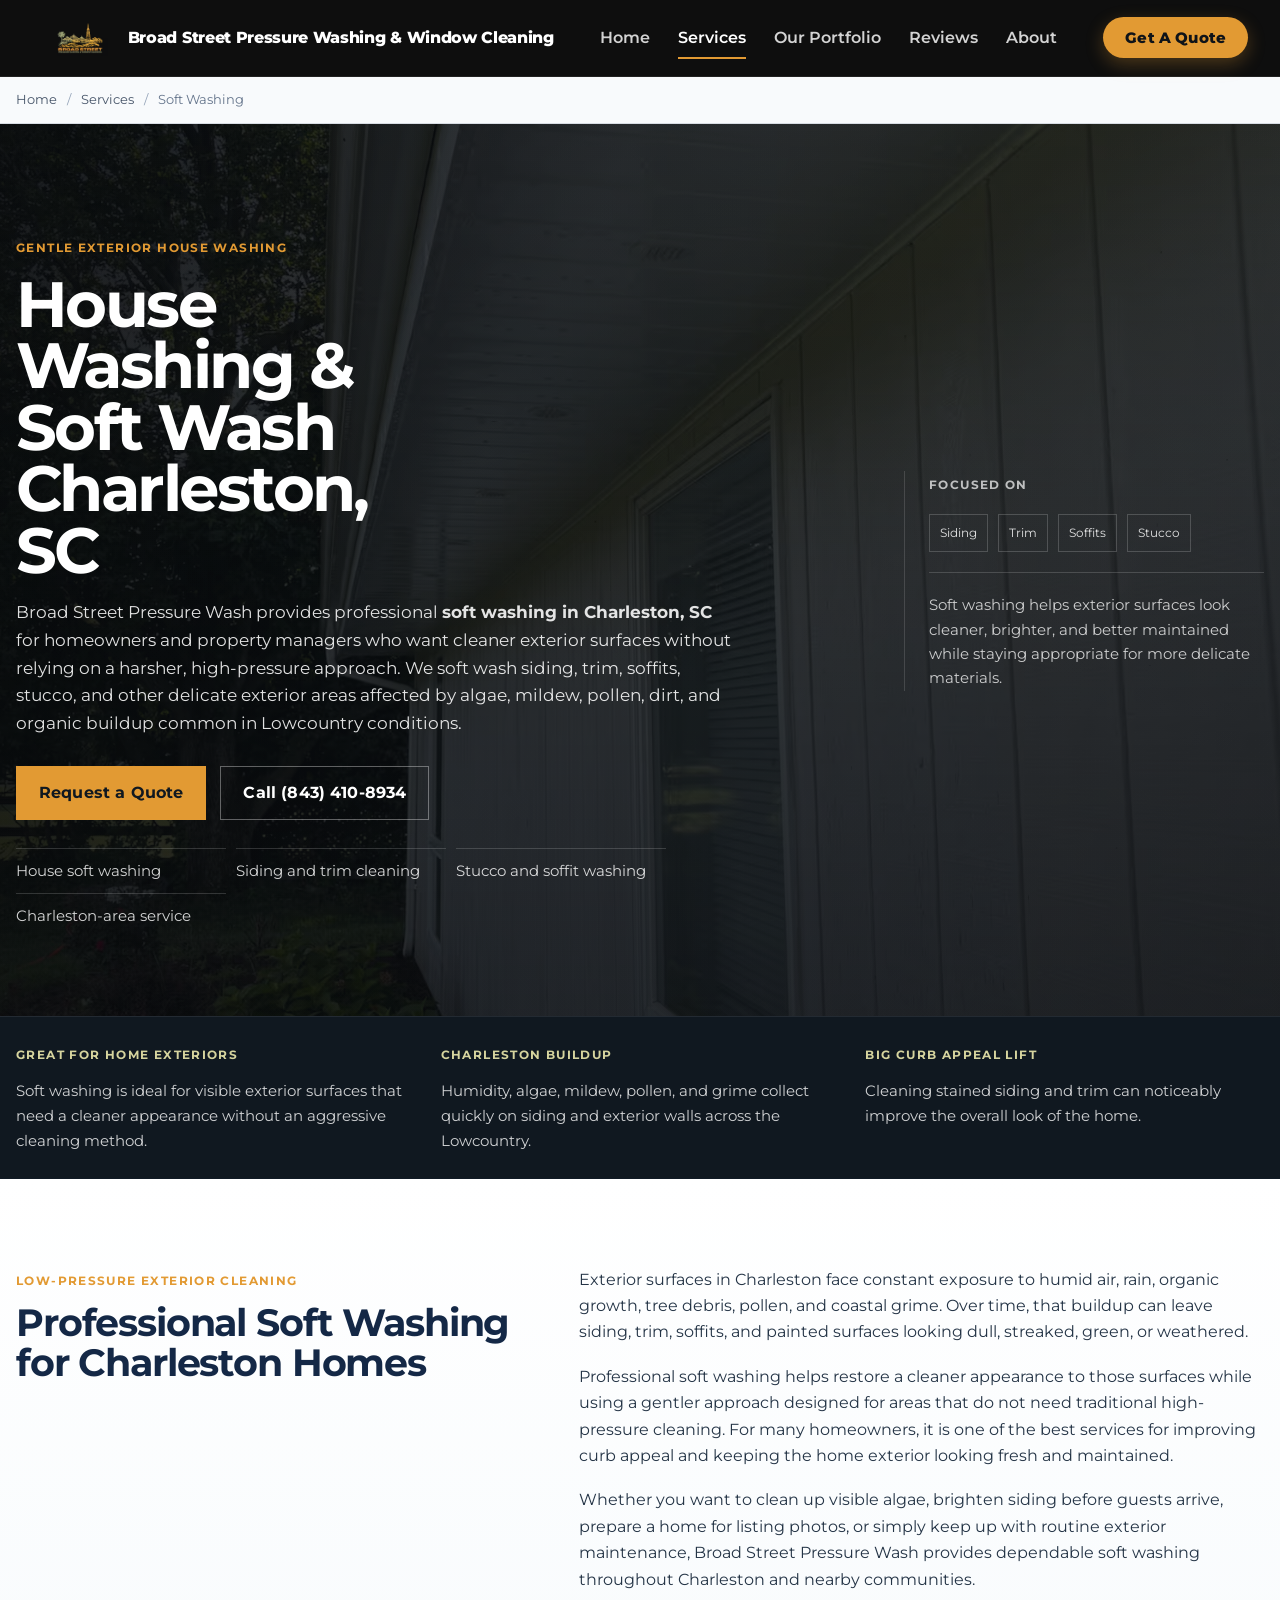
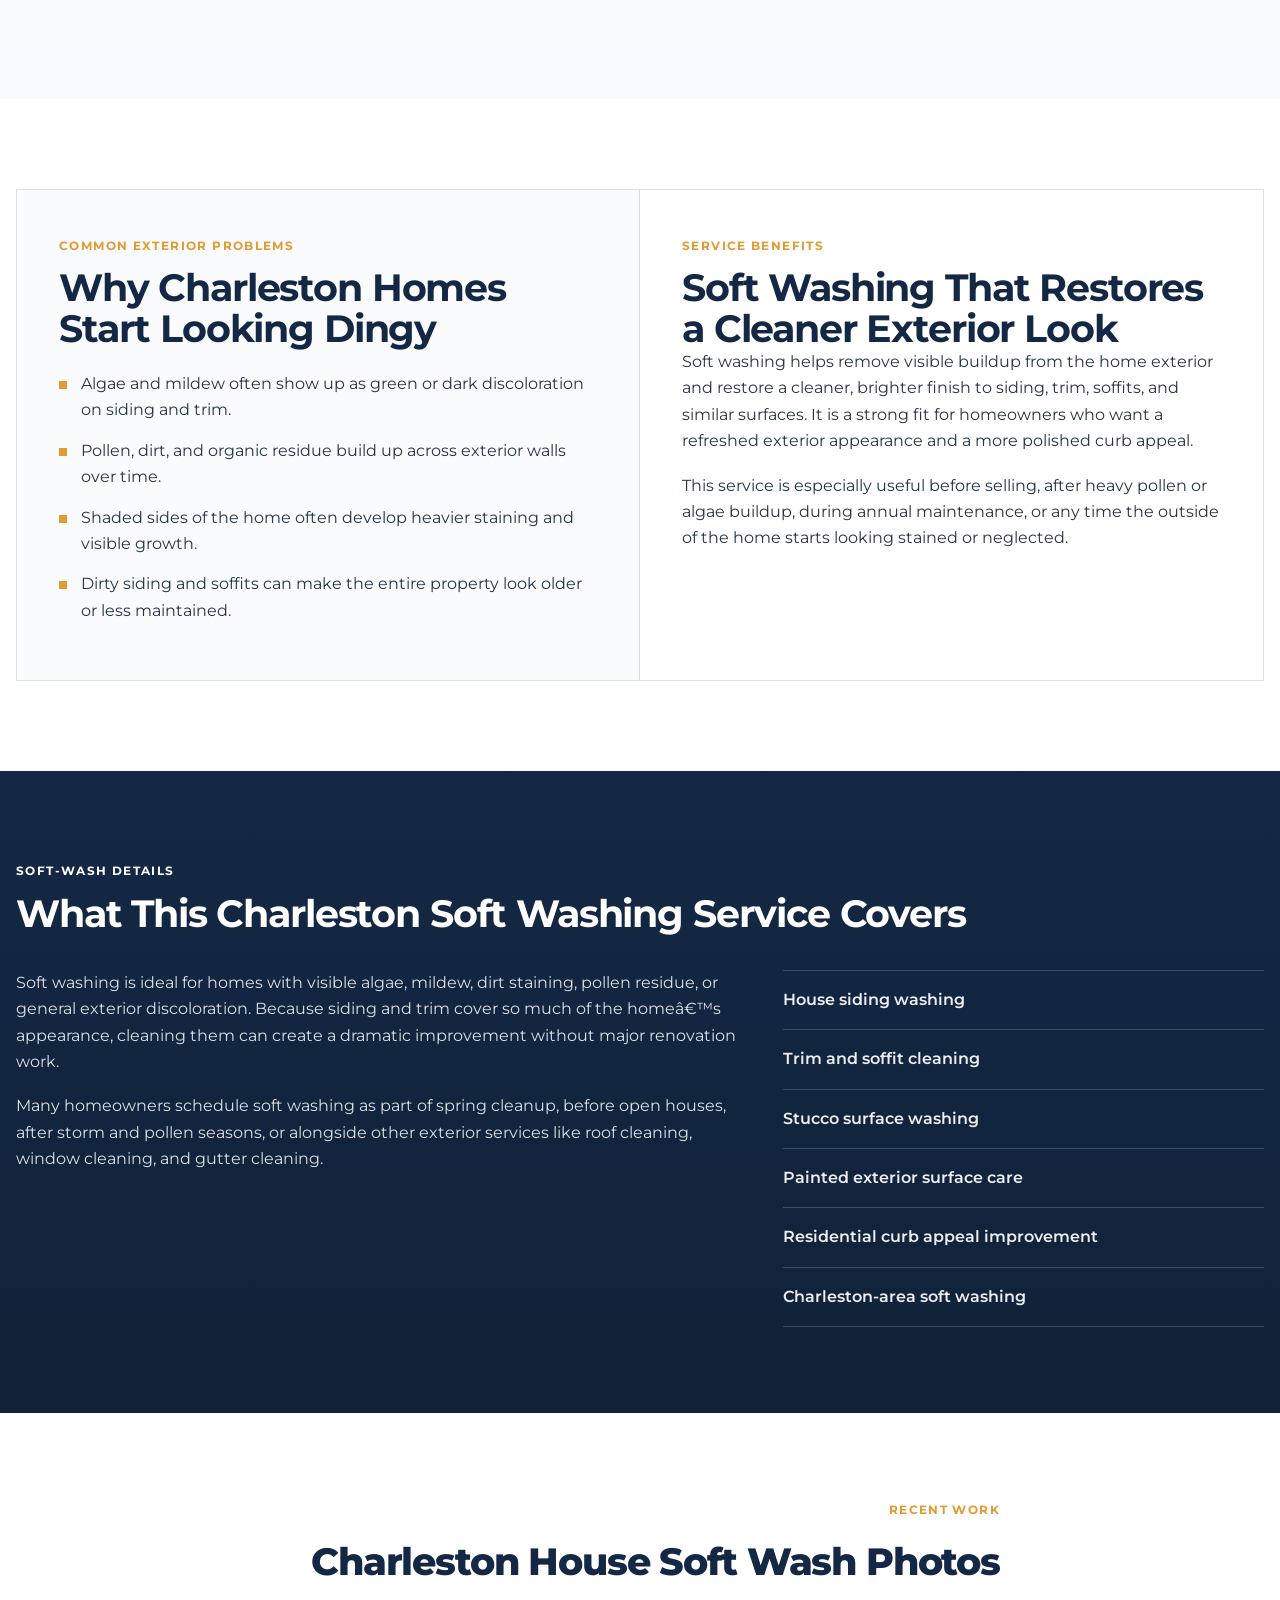
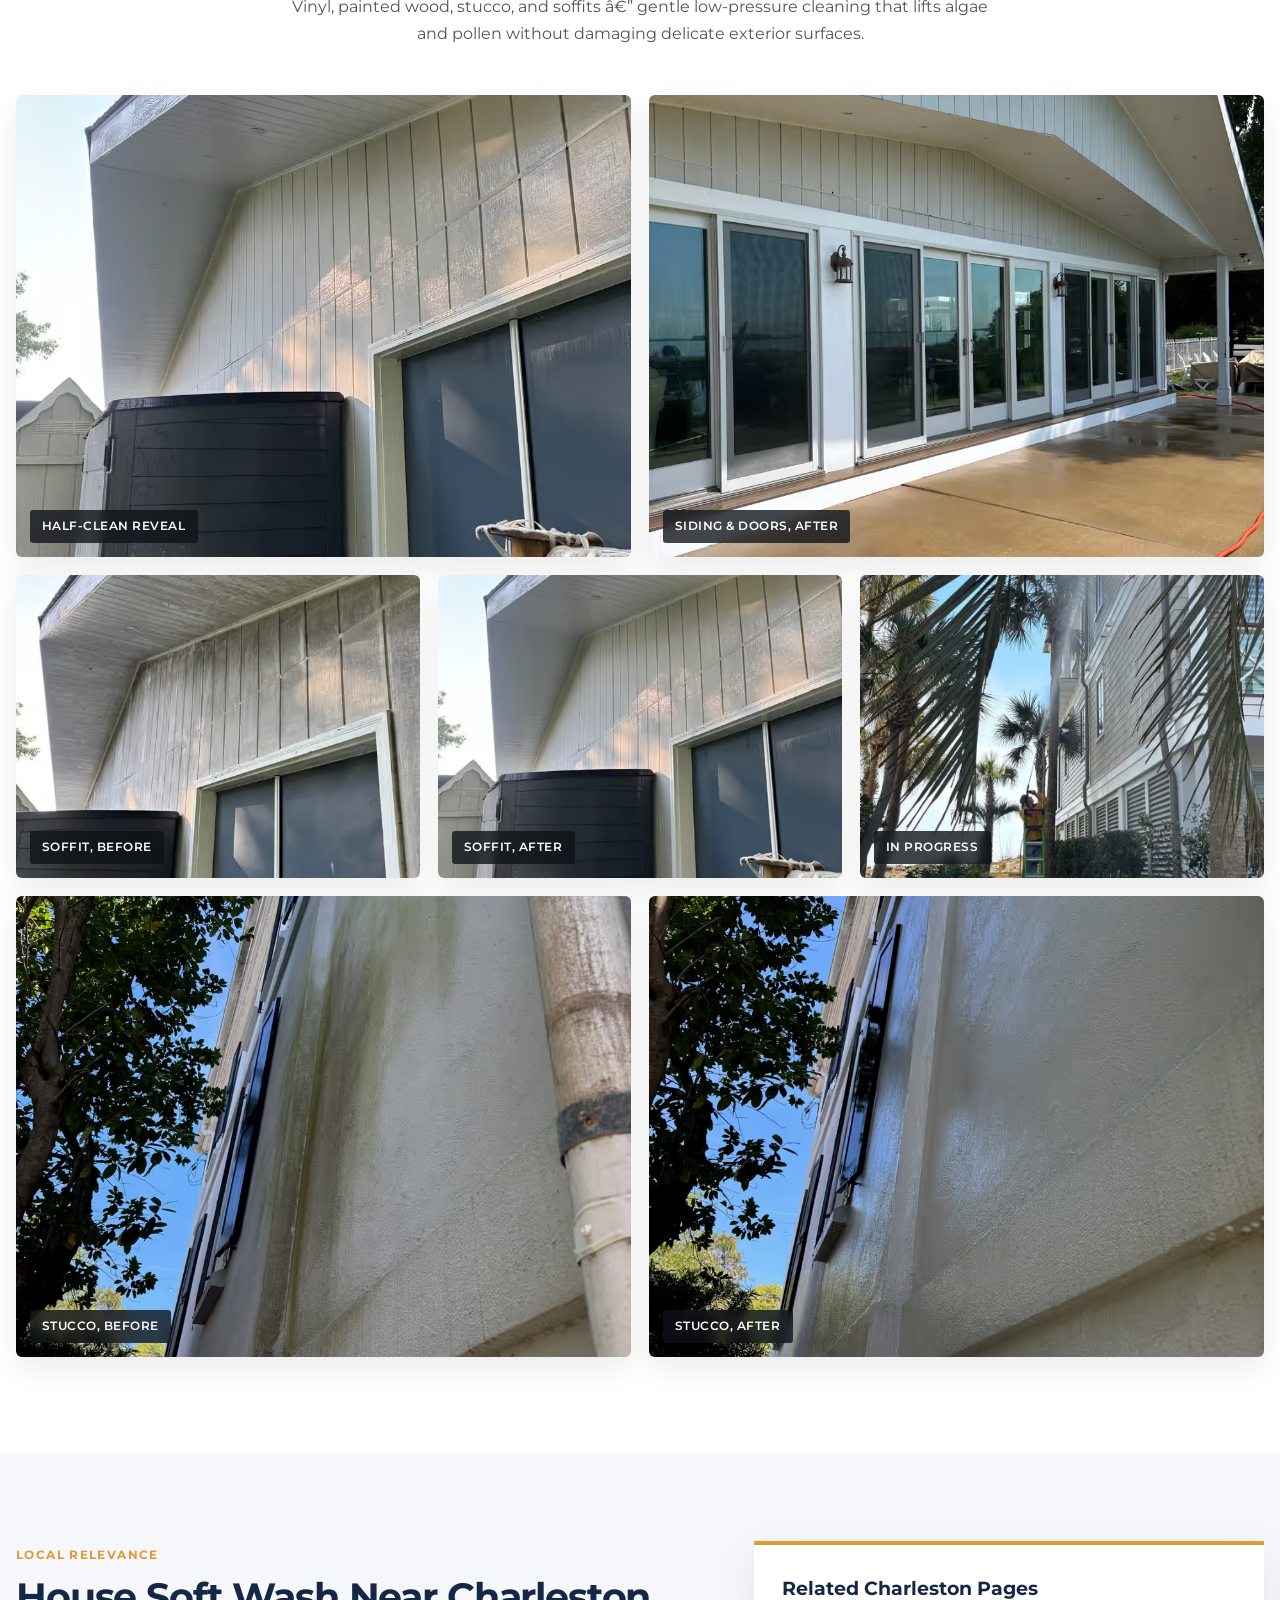
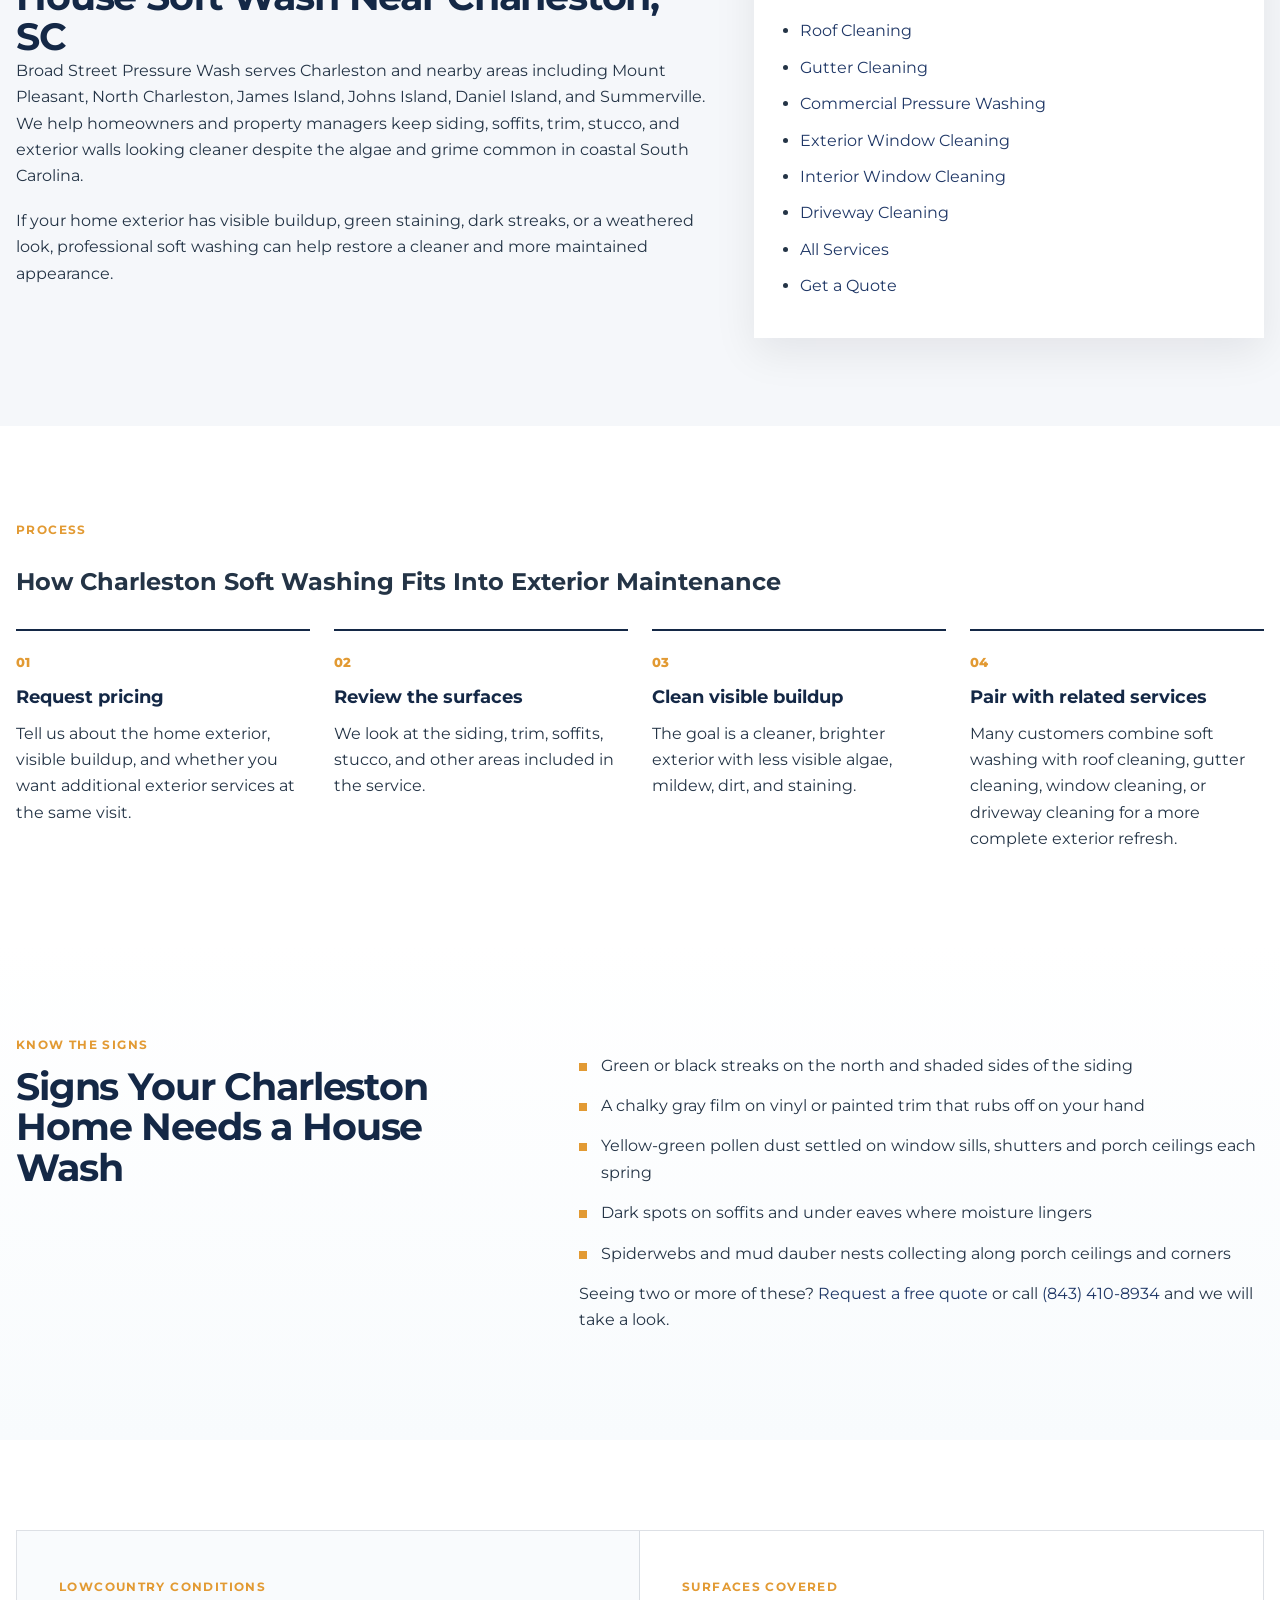
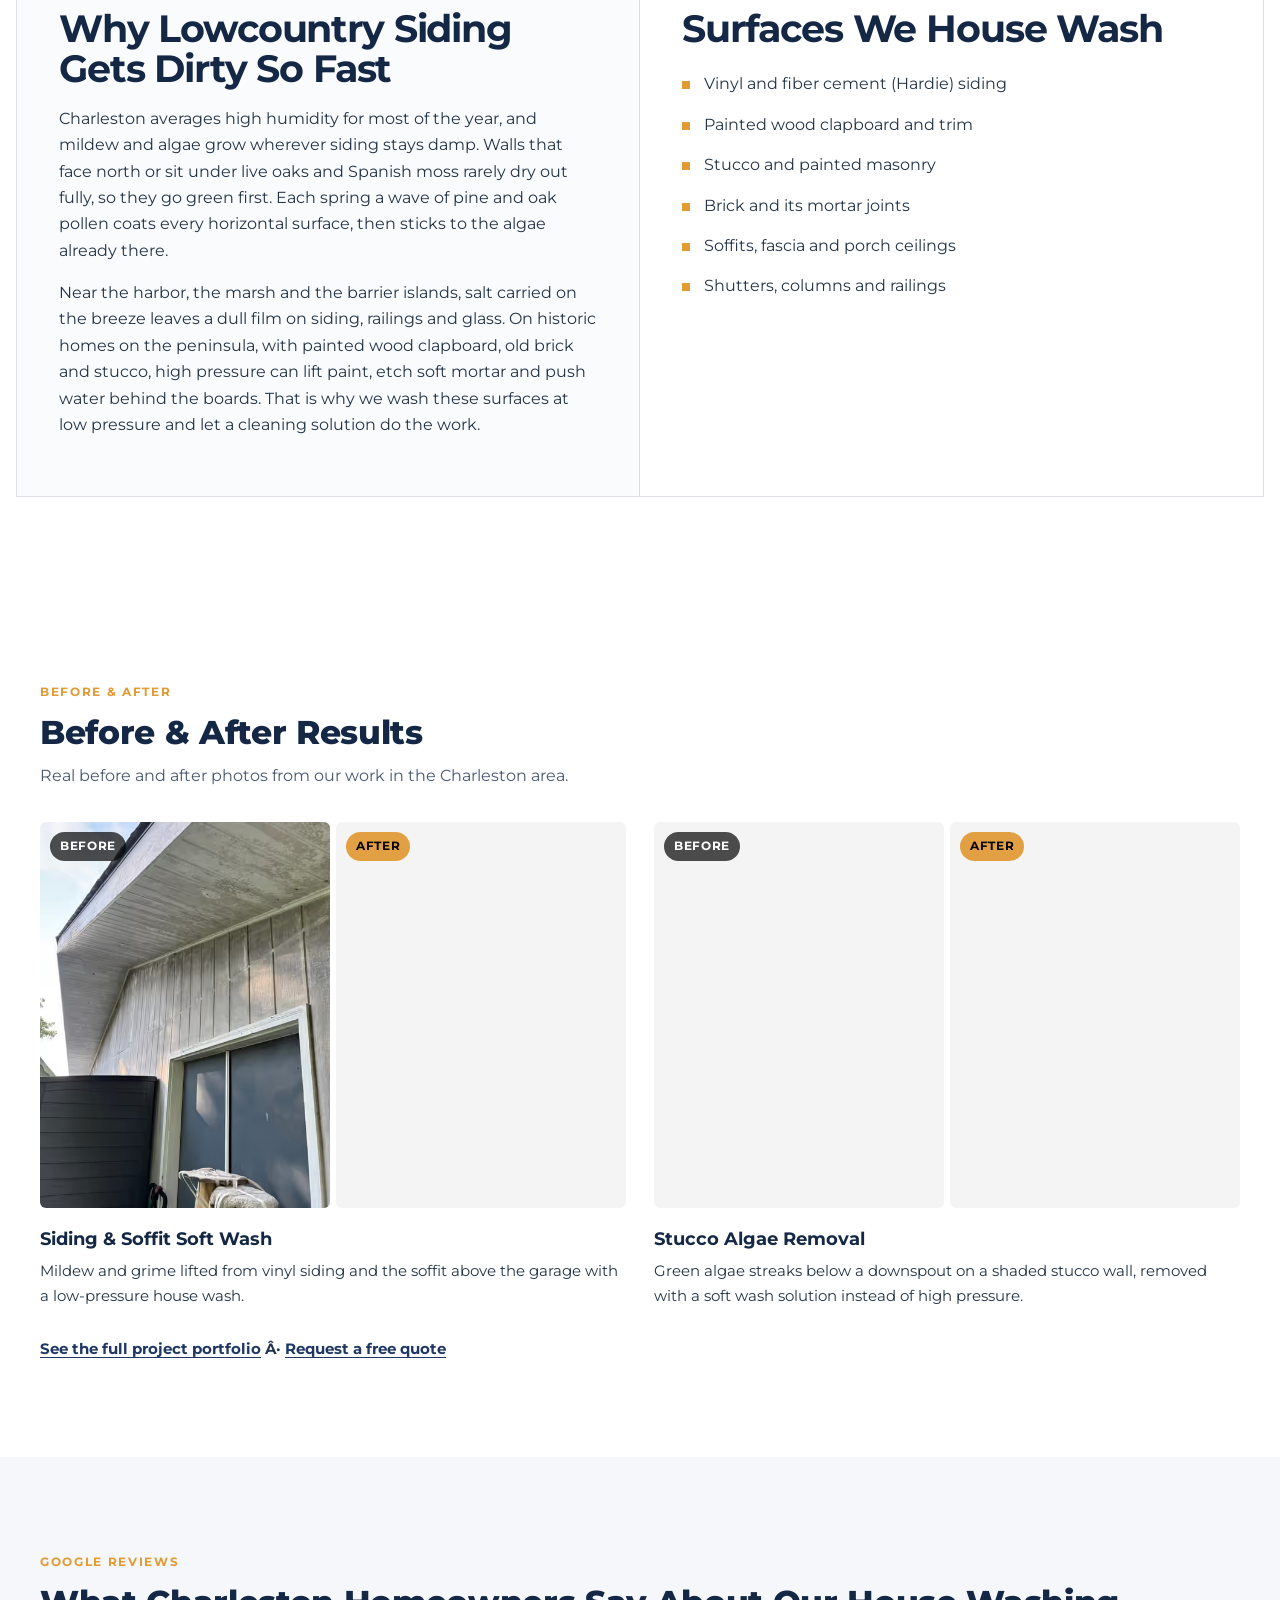
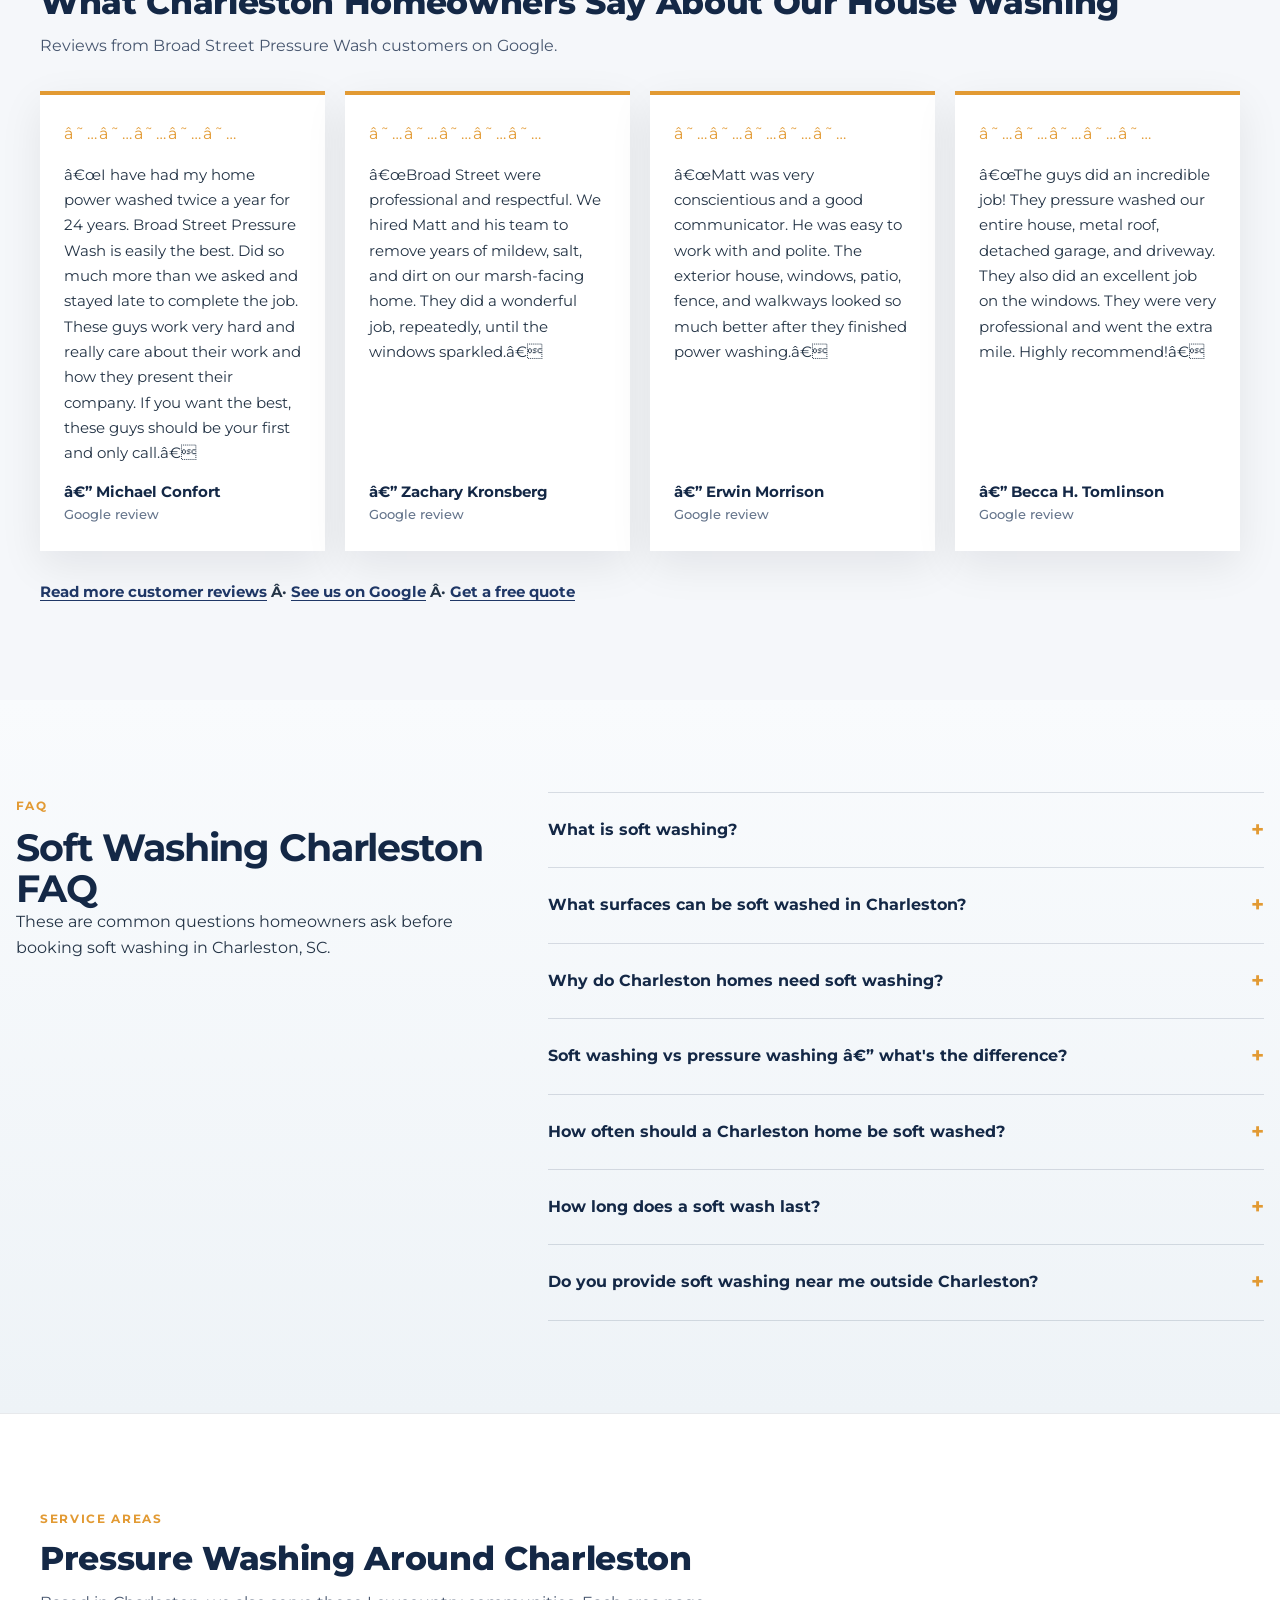
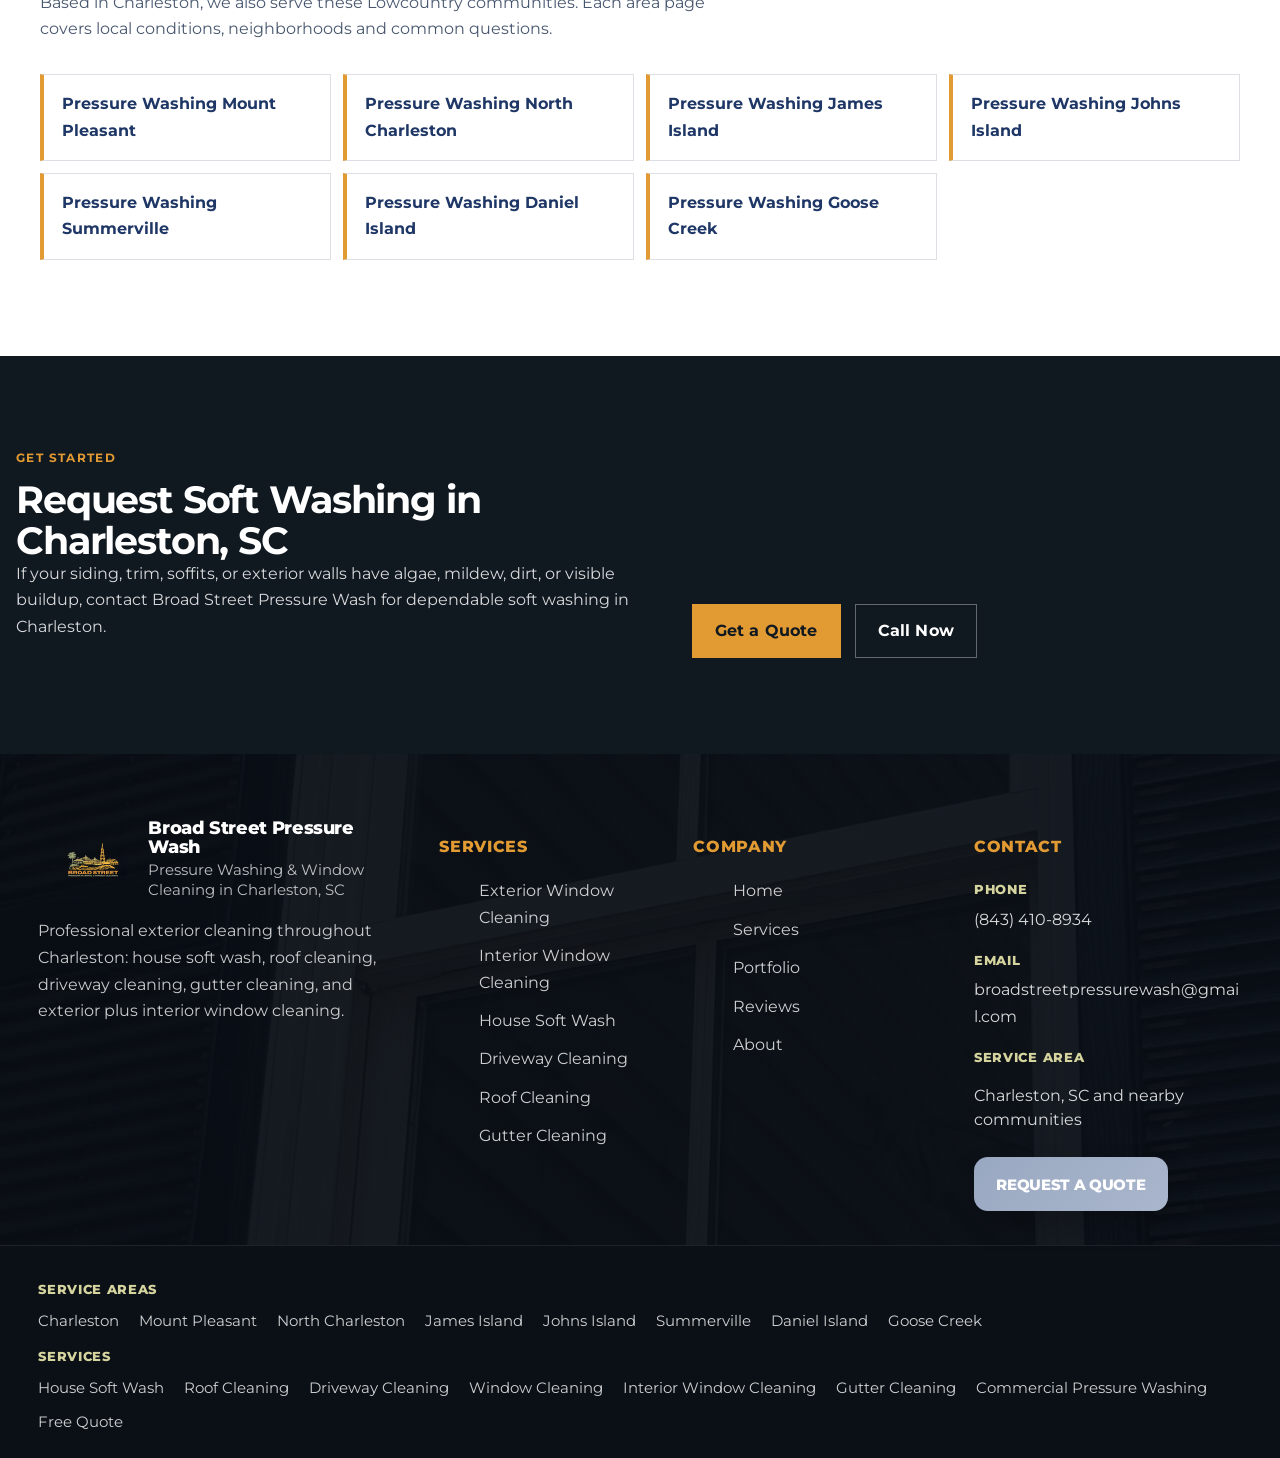
<file: service_areas/charleston/soft-washing-charleston.html>
<!DOCTYPE html>
<html lang="en">
<head>
  <!-- Google tag (gtag.js) -->
  <script async src="https://www.googletagmanager.com/gtag/js?id=G-K0SS6ZGL0C"></script>
  <script>
    window.dataLayer = window.dataLayer || [];
    function gtag(){dataLayer.push(arguments);}
    gtag('js', new Date());
    gtag('config', 'G-K0SS6ZGL0C');
  </script>
  <!-- Meta Pixel Code -->
  <script>
    !function(f,b,e,v,n,t,s)
    {if(f.fbq)return;n=f.fbq=function(){n.callMethod?
    n.callMethod.apply(n,arguments):n.queue.push(arguments)};
    if(!f._fbq)f._fbq=n;n.push=n;n.loaded=!0;n.version='2.0';
    n.queue=[];t=b.createElement(e);t.async=!0;
    t.src=v;s=b.getElementsByTagName(e)[0];
    s.parentNode.insertBefore(t,s)}(window, document,'script',
    'https://connect.facebook.net/en_US/fbevents.js');
    fbq('init', '1659572542515212');
    fbq('track', 'PageView');
  </script>
  <noscript><img height="1" width="1" style="display:none"
    src="https://www.facebook.com/tr?id=1659572542515212&ev=PageView&noscript=1"
  /></noscript>
  <!-- End Meta Pixel Code -->
  <meta charset="UTF-8" />
  <meta name="viewport" content="width=device-width, initial-scale=1.0" />
  <title>House Washing Charleston, SC | Soft Wash | Broad Street</title>
  <meta name="description" content="House washing in Charleston, SC with a low-pressure soft wash that removes algae, mildew and pollen from siding, stucco and trim without damage. Free quotes." />
  <meta name="robots" content="index, follow, max-image-preview:large" />
  <link rel="canonical" href="https://broadstpressurewash.com/service_areas/charleston/soft-washing-charleston" />
  <meta property="og:type" content="website" />
  <meta property="og:site_name" content="Broad Street Pressure Wash" />
  <meta property="og:locale" content="en_US" />
  <meta property="og:title" content="House Washing Charleston, SC | Soft Wash | Broad Street" />
  <meta property="og:description" content="House washing in Charleston, SC with a low-pressure soft wash that removes algae, mildew and pollen from siding, stucco and trim without damage. Free quotes." />
  <meta property="og:url" content="https://broadstpressurewash.com/service_areas/charleston/soft-washing-charleston" />
  <meta property="og:image" content="https://broadstpressurewash.com/images/optimized/house-washing-charleston-sc-white-board-and-batten-960.jpg" />
  <meta name="twitter:card" content="summary_large_image" />
  <meta name="twitter:title" content="House Washing Charleston, SC | Soft Wash | Broad Street" />
  <meta name="twitter:description" content="House washing in Charleston, SC with a low-pressure soft wash that removes algae, mildew and pollen from siding, stucco and trim without damage. Free quotes." />
  <meta name="twitter:image" content="https://broadstpressurewash.com/images/optimized/house-washing-charleston-sc-white-board-and-batten-960.jpg" />
  <link rel="preload" as="image" type="image/avif" href="/images/optimized/house-washing-charleston-sc-white-board-and-batten-hero-960.avif" media="(max-width: 768px)" fetchpriority="high" />
  <link rel="preload" as="image" type="image/avif" href="/images/optimized/house-washing-charleston-sc-white-board-and-batten-hero-1600.avif" media="(min-width: 769px)" fetchpriority="high" />
  <link rel="icon" type="image/x-icon" href="/favicon.ico" />
  <link rel="icon" type="image/png" sizes="32x32" href="/favicon-32.png" />
  <link rel="icon" type="image/png" sizes="192x192" href="/favicon-192.png" />
  <meta name="author" content="Broad Street Pressure Wash" />
  <meta name="theme-color" content="#0d1218" />

  <meta name="geo.region" content="US-SC" />
  <meta name="geo.placename" content="Charleston" />

  <link rel="preconnect" href="https://fonts.googleapis.com" />
  <link rel="preconnect" href="https://fonts.gstatic.com" crossorigin />
  <link rel="preload" as="style" href="https://fonts.googleapis.com/css2?family=Montserrat:wght@400;500;600;700;800;900&display=swap" />
  <link rel="stylesheet" href="https://fonts.googleapis.com/css2?family=Montserrat:wght@400;500;600;700;800;900&display=swap" media="print" onload="this.media='all'" />
  <noscript><link rel="stylesheet" href="https://fonts.googleapis.com/css2?family=Montserrat:wght@400;500;600;700;800;900&display=swap" /></noscript>

  <link rel="stylesheet" href="/styles/global-css.css?v=20261020" />
  <link rel="stylesheet" href="/styles/service-charleston.css?v=20261020" />
  <script type="application/ld+json">
{
 "@context": "https://schema.org",
 "@graph": [
  {
   "@type": "HomeAndConstructionBusiness",
   "@id": "https://broadstpressurewash.com/#business",
   "name": "Broad Street Pressure Wash",
   "alternateName": "Broad Street Pressure Washing & Window Cleaning",
   "url": "https://broadstpressurewash.com/",
   "telephone": "+1-843-410-8934",
   "email": "broadstreetpressurewash@gmail.com",
   "logo": "https://broadstpressurewash.com/images/logo/broadstpressurewash-logo.png",
   "image": [
    "https://broadstpressurewash.com/images/optimized/historic-home-exterior-cleaning-downtown-charleston-sc-960.jpg",
    "https://broadstpressurewash.com/images/optimized/house-soft-wash-charleston-sc-lowcountry-home-960.jpg",
    "https://broadstpressurewash.com/images/optimized/driveway-cleaning-charleston-sc-surface-cleaner-aggregate-960.jpg"
   ],
   "priceRange": "$",
   "address": {
    "@type": "PostalAddress",
    "addressLocality": "Charleston",
    "addressRegion": "SC",
    "addressCountry": "US"
   },
   "areaServed": [
    {
     "@type": "City",
     "name": "Charleston, SC"
    },
    {
     "@type": "City",
     "name": "Mount Pleasant, SC"
    },
    {
     "@type": "City",
     "name": "North Charleston, SC"
    },
    {
     "@type": "City",
     "name": "James Island, SC"
    },
    {
     "@type": "City",
     "name": "Johns Island, SC"
    },
    {
     "@type": "City",
     "name": "Summerville, SC"
    },
    {
     "@type": "City",
     "name": "Daniel Island, SC"
    },
    {
     "@type": "City",
     "name": "Goose Creek, SC"
    }
   ],
   "openingHoursSpecification": [
    {
     "@type": "OpeningHoursSpecification",
     "dayOfWeek": [
      "Monday",
      "Tuesday",
      "Wednesday",
      "Thursday",
      "Friday",
      "Saturday",
      "Sunday"
     ],
     "opens": "09:00",
     "closes": "17:00"
    }
   ],
   "sameAs": [
    "https://www.instagram.com/broadstreetpressurewash/",
    "https://www.google.com/maps?cid=407328406181369828"
   ],
   "hasOfferCatalog": {
    "@type": "OfferCatalog",
    "name": "Exterior cleaning services",
    "itemListElement": [
     {
      "@type": "Offer",
      "itemOffered": {
       "@type": "Service",
       "name": "House Washing (Soft Wash)",
       "url": "https://broadstpressurewash.com/service_areas/charleston/soft-washing-charleston"
      }
     },
     {
      "@type": "Offer",
      "itemOffered": {
       "@type": "Service",
       "name": "Roof Cleaning",
       "url": "https://broadstpressurewash.com/service_areas/charleston/roof-cleaning-charleston"
      }
     },
     {
      "@type": "Offer",
      "itemOffered": {
       "@type": "Service",
       "name": "Driveway Cleaning",
       "url": "https://broadstpressurewash.com/service_areas/charleston/driveway-cleaning-charleston"
      }
     },
     {
      "@type": "Offer",
      "itemOffered": {
       "@type": "Service",
       "name": "Exterior Window Cleaning",
       "url": "https://broadstpressurewash.com/service_areas/charleston/exterior-window-cleaning-charleston"
      }
     },
     {
      "@type": "Offer",
      "itemOffered": {
       "@type": "Service",
       "name": "Interior Window Cleaning",
       "url": "https://broadstpressurewash.com/service_areas/charleston/interior-window-cleaning-charleston"
      }
     },
     {
      "@type": "Offer",
      "itemOffered": {
       "@type": "Service",
       "name": "Gutter Cleaning",
       "url": "https://broadstpressurewash.com/service_areas/charleston/gutter-cleaning-charleston"
      }
     },
     {
      "@type": "Offer",
      "itemOffered": {
       "@type": "Service",
       "name": "Commercial Pressure Washing",
       "url": "https://broadstpressurewash.com/service_areas/charleston/commercial-pressure-washing-charleston"
      }
     }
    ]
   }
  },
  {
   "@type": "WebSite",
   "@id": "https://broadstpressurewash.com/#website",
   "url": "https://broadstpressurewash.com/",
   "name": "Broad Street Pressure Wash",
   "publisher": {
    "@id": "https://broadstpressurewash.com/#business"
   }
  },
  {
   "@type": "WebPage",
   "@id": "https://broadstpressurewash.com/service_areas/charleston/soft-washing-charleston#webpage",
   "url": "https://broadstpressurewash.com/service_areas/charleston/soft-washing-charleston",
   "name": "House Washing Charleston, SC | Soft Wash | Broad Street",
   "description": "House washing in Charleston, SC with a low-pressure soft wash that removes algae, mildew and pollen from siding, stucco and trim without damage. Free quotes.",
   "isPartOf": {
    "@id": "https://broadstpressurewash.com/#website"
   },
   "about": {
    "@id": "https://broadstpressurewash.com/#business"
   },
   "primaryImageOfPage": {
    "@type": "ImageObject",
    "url": "https://broadstpressurewash.com/images/optimized/house-washing-charleston-sc-white-board-and-batten-960.jpg"
   },
   "breadcrumb": {
    "@id": "https://broadstpressurewash.com/service_areas/charleston/soft-washing-charleston#breadcrumb"
   }
  },
  {
   "@type": "BreadcrumbList",
   "@id": "https://broadstpressurewash.com/service_areas/charleston/soft-washing-charleston#breadcrumb",
   "itemListElement": [
    {
     "@type": "ListItem",
     "position": 1,
     "name": "Home",
     "item": "https://broadstpressurewash.com/"
    },
    {
     "@type": "ListItem",
     "position": 2,
     "name": "Services",
     "item": "https://broadstpressurewash.com/services"
    },
    {
     "@type": "ListItem",
     "position": 3,
     "name": "House Washing",
     "item": "https://broadstpressurewash.com/service_areas/charleston/soft-washing-charleston"
    }
   ]
  },
  {
   "@type": "Service",
   "@id": "https://broadstpressurewash.com/service_areas/charleston/soft-washing-charleston#service",
   "name": "House Washing & Soft Wash Charleston, SC",
   "serviceType": "House Washing",
   "url": "https://broadstpressurewash.com/service_areas/charleston/soft-washing-charleston",
   "description": "House washing in Charleston, SC with a low-pressure soft wash that removes algae, mildew and pollen from siding, stucco and trim without damage. Free quotes.",
   "provider": {
    "@id": "https://broadstpressurewash.com/#business"
   },
   "areaServed": [
    {
     "@type": "City",
     "name": "Charleston, SC"
    },
    {
     "@type": "City",
     "name": "Mount Pleasant, SC"
    },
    {
     "@type": "City",
     "name": "North Charleston, SC"
    },
    {
     "@type": "City",
     "name": "James Island, SC"
    },
    {
     "@type": "City",
     "name": "Johns Island, SC"
    },
    {
     "@type": "City",
     "name": "Summerville, SC"
    },
    {
     "@type": "City",
     "name": "Daniel Island, SC"
    },
    {
     "@type": "City",
     "name": "Goose Creek, SC"
    }
   ],
   "image": "https://broadstpressurewash.com/images/optimized/house-washing-charleston-sc-white-board-and-batten-960.jpg"
  },
  {
   "@type": "FAQPage",
   "@id": "https://broadstpressurewash.com/service_areas/charleston/soft-washing-charleston#faq",
   "mainEntity": [
    {
     "@type": "Question",
     "name": "What is soft washing?",
     "acceptedAnswer": {
      "@type": "Answer",
      "text": "Soft washing is a low-pressure exterior cleaning method used on more delicate surfaces such as siding, trim, soffits, stucco, and other home exterior materials."
     }
    },
    {
     "@type": "Question",
     "name": "What surfaces can be soft washed in Charleston?",
     "acceptedAnswer": {
      "@type": "Answer",
      "text": "Soft washing is commonly used for siding, trim, soffits, painted exterior surfaces, stucco, fencing, and other home exterior areas that need a gentler cleaning approach."
     }
    },
    {
     "@type": "Question",
     "name": "Why do Charleston homes need soft washing?",
     "acceptedAnswer": {
      "@type": "Answer",
      "text": "Charleston homes deal with humidity, algae, mildew, pollen, and dirt buildup that collect quickly on exterior surfaces. Soft washing helps clean those surfaces while being appropriate for more delicate materials."
     }
    },
    {
     "@type": "Question",
     "name": "Soft washing vs pressure washing — what's the difference?",
     "acceptedAnswer": {
      "@type": "Answer",
      "text": "Pressure washing uses high water pressure to clean hard surfaces like concrete driveways, brick patios, and gutter faces. Soft washing uses low pressure and a cleaning solution that lifts algae and mildew at the root — it's the right method for siding, trim, soffits, stucco, and asphalt shingle roofs that would be damaged by high pressure. We use each method on the surfaces it's right for."
     }
    },
    {
     "@type": "Question",
     "name": "How often should a Charleston home be soft washed?",
     "acceptedAnswer": {
      "@type": "Answer",
      "text": "In the Lowcountry climate, most Charleston homes benefit from a soft wash once a year because humidity, pollen, and shade-driven algae make exterior buildup visible within 12 months. Homes under heavy oak canopies or in shaded lots may need it more often; homes in sunnier, more exposed locations can sometimes go 18 months between washes."
     }
    },
    {
     "@type": "Question",
     "name": "How long does a soft wash last?",
     "acceptedAnswer": {
      "@type": "Answer",
      "text": "A professional soft wash typically holds for 12–18 months on Charleston-area homes before algae and mildew become visible again. Pairing the soft wash with gutter cleaning and roof cleaning extends how clean the home reads from the curb between full annual washes."
     }
    },
    {
     "@type": "Question",
     "name": "Do you provide soft washing near me outside Charleston?",
     "acceptedAnswer": {
      "@type": "Answer",
      "text": "Yes. Broad Street Pressure Wash also serves nearby communities such as Mount Pleasant, North Charleston, James Island, Johns Island, Daniel Island, and Summerville."
     }
    }
   ]
  }
 ]
}
  </script>
</head>
<body>
  <header class="site-header">
    <div class="nav-wrap">
      <a href="/" class="brand" aria-label="Broad Street Pressure Wash Home">
        <picture class="bsp-pic"><source type="image/avif" srcset="/images/optimized/logo-broad-street-pressure-wash-charleston-sc-160.avif 160w, /images/optimized/logo-broad-street-pressure-wash-charleston-sc-320.avif 320w" sizes="(max-width: 640px) 60px, 90px" /><img src="/images/optimized/logo-broad-street-pressure-wash-charleston-sc-160.png" alt="Broad Street Pressure Wash Logo" class="brand-logo" width="160" height="107" decoding="async" /></picture>
        <span class="brand-name">Broad Street Pressure Washing &amp; Window Cleaning</span>
      </a>
      <button class="nav-toggle" aria-label="Toggle navigation menu" aria-expanded="false" aria-controls="main-nav" type="button"><span></span><span></span><span></span></button>
      <nav class="main-nav" id="main-nav" aria-label="Main navigation">
        <ul>
          <li><a href="/">Home</a></li>
          <li><a href="/services" class="active">Services</a></li>
          <li><a href="/portfolio">Our Portfolio</a></li>
          <li><a href="/reviews">Reviews</a></li>
          <li><a href="/about">About</a></li>
          <li class="nav-cta"><a href="/quote" class="btn-nav-quote">Get A Quote</a></li>
        </ul>
      </nav>
    </div>
    <div class="header-mobile-cta">
      <a href="tel:+18434108934" class="hmc-call" aria-label="Call Broad Street Pressure Wash at (843) 410-8934"><svg viewBox="0 0 24 24" width="16" height="16" fill="currentColor" aria-hidden="true"><path d="M6.6 10.8a15.1 15.1 0 0 0 6.6 6.6l2.2-2.2a1 1 0 0 1 1-.25 11.4 11.4 0 0 0 3.6.57 1 1 0 0 1 1 1V20a1 1 0 0 1-1 1A17 17 0 0 1 3 4a1 1 0 0 1 1-1h3.5a1 1 0 0 1 1 1c0 1.25.2 2.45.57 3.57a1 1 0 0 1-.25 1z"/></svg>Call (843) 410-8934</a>
      <a href="/quote" class="hmc-quote">Free Quote</a>
    </div>
  </header>

  <main>
    <nav class="page-crumbs" aria-label="Breadcrumb">
      <div class="container">
        <ol>
          <li><a href="/">Home</a></li>
          <li><a href="/services">Services</a></li>
          <li>Soft Washing</li>
        </ol>
      </div>
    </nav>

    <section class="hero-editorial">
      <div class="hero-media" id="soft-wash-media"></div>
      <div class="hero-overlay"></div>
      <div class="container hero-grid">
        <div class="hero-copy">
          <span class="eyebrow">Gentle Exterior House Washing</span>
          <h1>House Washing &amp; Soft Wash Charleston, SC</h1>
          <p class="hero-lead">
            Broad Street Pressure Wash provides professional <strong>soft washing in Charleston, SC</strong> for homeowners and property managers who want cleaner exterior surfaces without relying on a harsher, high-pressure approach. We soft wash siding, trim, soffits, stucco, and other delicate exterior areas affected by algae, mildew, pollen, dirt, and organic buildup common in Lowcountry conditions.
          </p>
          <div class="hero-actions">
            <a href="/quote" class="btn btn-solid">Request a Quote</a>
            <a href="tel:+18434108934" class="btn btn-outline">Call (843) 410-8934</a>
          </div>
          <ul class="hero-points">
            <li>House soft washing</li>
            <li>Siding and trim cleaning</li>
            <li>Stucco and soffit washing</li>
            <li>Charleston-area service</li>
          </ul>
        </div>
        <aside class="hero-rail">
          <span class="rail-label">Focused on</span>
          <div class="rail-list">
            <span>Siding</span>
            <span>Trim</span>
            <span>Soffits</span>
            <span>Stucco</span>
          </div>
          <div class="rail-divider"></div>
          <p class="rail-copy">Soft washing helps exterior surfaces look cleaner, brighter, and better maintained while staying appropriate for more delicate materials.</p>
        </aside>
      </div>
    </section>

    <section class="authority-strip">
      <div class="container authority-inner">
        <div><span class="authority-kicker">Great for home exteriors</span><p>Soft washing is ideal for visible exterior surfaces that need a cleaner appearance without an aggressive cleaning method.</p></div>
        <div><span class="authority-kicker">Charleston buildup</span><p>Humidity, algae, mildew, pollen, and grime collect quickly on siding and exterior walls across the Lowcountry.</p></div>
        <div><span class="authority-kicker">Big curb appeal lift</span><p>Cleaning stained siding and trim can noticeably improve the overall look of the home.</p></div>
      </div>
    </section>

    <section class="content-band content-band-light">
      <div class="container split-story">
        <div class="story-title">
          <span class="section-tag">Low-Pressure Exterior Cleaning</span>
          <h2>Professional Soft Washing for Charleston Homes</h2>
        </div>
        <div class="story-copy">
          <p>
            Exterior surfaces in Charleston face constant exposure to humid air, rain, organic growth, tree debris, pollen, and coastal grime. Over time, that buildup can leave siding, trim, soffits, and painted surfaces looking dull, streaked, green, or weathered.
          </p>
          <p>
            Professional soft washing helps restore a cleaner appearance to those surfaces while using a gentler approach designed for areas that do not need traditional high-pressure cleaning. For many homeowners, it is one of the best services for improving curb appeal and keeping the home exterior looking fresh and maintained.
          </p>
          <p>
            Whether you want to clean up visible algae, brighten siding before guests arrive, prepare a home for listing photos, or simply keep up with routine exterior maintenance, Broad Street Pressure Wash provides dependable soft washing throughout Charleston and nearby communities.
          </p>
        </div>
      </div>
    </section>

    <section class="problem-solution">
      <div class="container problem-grid">
        <div class="problem-panel">
          <span class="section-tag">Common Exterior Problems</span>
          <h2>Why Charleston Homes Start Looking Dingy</h2>
          <ul class="checklist">
            <li>Algae and mildew often show up as green or dark discoloration on siding and trim.</li>
            <li>Pollen, dirt, and organic residue build up across exterior walls over time.</li>
            <li>Shaded sides of the home often develop heavier staining and visible growth.</li>
            <li>Dirty siding and soffits can make the entire property look older or less maintained.</li>
          </ul>
        </div>
        <div class="solution-panel">
          <span class="section-tag">Service Benefits</span>
          <h2>Soft Washing That Restores a Cleaner Exterior Look</h2>
          <p>
            Soft washing helps remove visible buildup from the home exterior and restore a cleaner, brighter finish to siding, trim, soffits, and similar surfaces. It is a strong fit for homeowners who want a refreshed exterior appearance and a more polished curb appeal.
          </p>
          <p>
            This service is especially useful before selling, after heavy pollen or algae buildup, during annual maintenance, or any time the outside of the home starts looking stained or neglected.
          </p>
        </div>
      </div>
    </section>

    <section class="service-detail-band">
      <div class="container">
        <div class="section-head">
          <div>
            <span class="section-tag">Soft-Wash Details</span>
            <h2>What This Charleston Soft Washing Service Covers</h2>
          </div>
        </div>
        <div class="detail-columns">
          <div class="detail-copy">
            <p>
              Soft washing is ideal for homes with visible algae, mildew, dirt staining, pollen residue, or general exterior discoloration. Because siding and trim cover so much of the home’s appearance, cleaning them can create a dramatic improvement without major renovation work.
            </p>
            <p>
              Many homeowners schedule soft washing as part of spring cleanup, before open houses, after storm and pollen seasons, or alongside other exterior services like roof cleaning, window cleaning, and gutter cleaning.
            </p>
          </div>
          <ul class="detail-list">
            <li>House siding washing</li>
            <li>Trim and soffit cleaning</li>
            <li>Stucco surface washing</li>
            <li>Painted exterior surface care</li>
            <li>Residential curb appeal improvement</li>
            <li>Charleston-area soft washing</li>
          </ul>
        </div>
      </div>
    </section>

    <section class="service-gallery">
      <div class="container">
        <div class="section-head">
          <span class="section-tag">Recent Work</span>
          <h2>Charleston House Soft Wash Photos</h2>
          <p class="section-lead">Vinyl, painted wood, stucco, and soffits — gentle low-pressure cleaning that lifts algae and pollen without damaging delicate exterior surfaces.</p>
        </div>
        <div class="gallery-grid">
          <figure class="span-6">
            <picture class="bsp-pic"><source type="image/avif" srcset="/images/optimized/soft-wash-soffit-cleaning-charleston-sc-480.avif 480w, /images/optimized/soft-wash-soffit-cleaning-charleston-sc-960.avif 960w" sizes="(max-width: 700px) 100vw, 50vw" /><img src="/images/optimized/soft-wash-soffit-cleaning-charleston-sc-960.jpg" alt="Half-cleaned siding showing soft wash before and after on a Charleston home" width="960" height="1280" loading="lazy" decoding="async" /></picture>
            <figcaption>Half-clean reveal</figcaption>
          </figure>
          <figure class="span-6">
            <picture class="bsp-pic"><source type="image/avif" srcset="/images/optimized/house-soft-wash-charleston-sc-porch-and-siding-480.avif 480w, /images/optimized/house-soft-wash-charleston-sc-porch-and-siding-960.avif 960w" sizes="(max-width: 700px) 100vw, 50vw" /><img src="/images/optimized/house-soft-wash-charleston-sc-porch-and-siding-960.jpg" alt="Clean white siding and sliding doors after soft wash in Charleston" width="960" height="1280" loading="lazy" decoding="async" /></picture>
            <figcaption>Siding &amp; doors, after</figcaption>
          </figure>
          <figure class="span-4">
            <picture class="bsp-pic"><source type="image/avif" srcset="/images/optimized/siding-soffit-house-wash-charleston-sc-before-480.avif 480w, /images/optimized/siding-soffit-house-wash-charleston-sc-before-960.avif 600w" sizes="(max-width: 700px) 100vw, 50vw" /><img src="/images/optimized/siding-soffit-house-wash-charleston-sc-before-960.jpg" alt="Mildew on soffit before soft wash in Charleston SC" width="600" height="800" loading="lazy" decoding="async" /></picture>
            <figcaption>Soffit, before</figcaption>
          </figure>
          <figure class="span-4">
            <picture class="bsp-pic"><source type="image/avif" srcset="/images/optimized/siding-soffit-house-wash-charleston-sc-after-480.avif 480w, /images/optimized/siding-soffit-house-wash-charleston-sc-after-960.avif 600w" sizes="(max-width: 700px) 100vw, 50vw" /><img src="/images/optimized/siding-soffit-house-wash-charleston-sc-after-960.jpg" alt="Clean soffit after soft wash in Charleston SC" width="600" height="800" loading="lazy" decoding="async" /></picture>
            <figcaption>Soffit, after</figcaption>
          </figure>
          <figure class="span-4">
            <picture class="bsp-pic"><source type="image/avif" srcset="/images/optimized/house-soft-wash-charleston-sc-lowcountry-home-480.avif 480w, /images/optimized/house-soft-wash-charleston-sc-lowcountry-home-960.avif 960w, /images/optimized/house-soft-wash-charleston-sc-lowcountry-home-1600.avif 1200w" sizes="(max-width: 700px) 100vw, 50vw" /><img src="/images/optimized/house-soft-wash-charleston-sc-lowcountry-home-960.jpg" alt="Active soft washing of Charleston home from a ladder" width="960" height="1280" loading="lazy" decoding="async" /></picture>
            <figcaption>In progress</figcaption>
          </figure>
          <figure class="span-6">
            <picture class="bsp-pic"><source type="image/avif" srcset="/images/optimized/stucco-algae-soft-wash-charleston-sc-before-480.avif 480w, /images/optimized/stucco-algae-soft-wash-charleston-sc-before-960.avif 960w" sizes="(max-width: 700px) 100vw, 50vw" /><img src="/images/optimized/stucco-algae-soft-wash-charleston-sc-before-960.jpg" alt="Stucco wall with green algae streaks before soft wash" width="960" height="1280" loading="lazy" decoding="async" /></picture>
            <figcaption>Stucco, before</figcaption>
          </figure>
          <figure class="span-6">
            <picture class="bsp-pic"><source type="image/avif" srcset="/images/optimized/stucco-algae-soft-wash-charleston-sc-after-480.avif 480w, /images/optimized/stucco-algae-soft-wash-charleston-sc-after-960.avif 960w" sizes="(max-width: 700px) 100vw, 50vw" /><img src="/images/optimized/stucco-algae-soft-wash-charleston-sc-after-960.jpg" alt="Clean stucco wall after professional soft wash" width="960" height="1280" loading="lazy" decoding="async" /></picture>
            <figcaption>Stucco, after</figcaption>
          </figure>
        </div>
      </div>
    </section>

    <section class="local-frame">
      <div class="container local-grid">
        <div class="local-copy">
          <span class="section-tag">Local Relevance</span>
          <h2>House Soft Wash Near Charleston, SC</h2>
          <p>
            Broad Street Pressure Wash serves Charleston and nearby areas including Mount Pleasant, North Charleston, James Island, Johns Island, Daniel Island, and Summerville. We help homeowners and property managers keep siding, soffits, trim, stucco, and exterior walls looking cleaner despite the algae and grime common in coastal South Carolina.
          </p>
          <p>
            If your home exterior has visible buildup, green staining, dark streaks, or a weathered look, professional soft washing can help restore a cleaner and more maintained appearance.
          </p>
        </div>
        <aside class="local-aside">
          <h3>Related Charleston Pages</h3>
          <ul>
            <li><a href="/service_areas/charleston/roof-cleaning-charleston">Roof Cleaning</a></li>
            <li><a href="/service_areas/charleston/gutter-cleaning-charleston">Gutter Cleaning</a></li>
            <li><a href="/service_areas/charleston/commercial-pressure-washing-charleston">Commercial Pressure Washing</a></li>
            <li><a href="/service_areas/charleston/exterior-window-cleaning-charleston">Exterior Window Cleaning</a></li>
            <li><a href="/service_areas/charleston/interior-window-cleaning-charleston">Interior Window Cleaning</a></li>
            <li><a href="/service_areas/charleston/driveway-cleaning-charleston">Driveway Cleaning</a></li>
            <li><a href="/services">All Services</a></li>
            <li><a href="/quote">Get a Quote</a></li>
          </ul>
        </aside>
      </div>
    </section>

    <section class="process-timeline">
      <div class="container">
        <span class="section-tag">Process</span>
        <h2>How Charleston Soft Washing Fits Into Exterior Maintenance</h2>
        <div class="timeline">
          <article><span class="step-no">01</span><h3>Request pricing</h3><p>Tell us about the home exterior, visible buildup, and whether you want additional exterior services at the same visit.</p></article>
          <article><span class="step-no">02</span><h3>Review the surfaces</h3><p>We look at the siding, trim, soffits, stucco, and other areas included in the service.</p></article>
          <article><span class="step-no">03</span><h3>Clean visible buildup</h3><p>The goal is a cleaner, brighter exterior with less visible algae, mildew, dirt, and staining.</p></article>
          <article><span class="step-no">04</span><h3>Pair with related services</h3><p>Many customers combine soft washing with roof cleaning, gutter cleaning, window cleaning, or driveway cleaning for a more complete exterior refresh.</p></article>
        </div>
      </div>
    </section>
    <section class="content-band content-band-light">
      <div class="container split-story">
        <div class="story-title">
          <span class="section-tag">Know the Signs</span>
          <h2>Signs Your Charleston Home Needs a House Wash</h2>
        </div>
        <div class="story-copy">
          <ul class="checklist">
            <li>Green or black streaks on the north and shaded sides of the siding</li>
            <li>A chalky gray film on vinyl or painted trim that rubs off on your hand</li>
            <li>Yellow-green pollen dust settled on window sills, shutters and porch ceilings each spring</li>
            <li>Dark spots on soffits and under eaves where moisture lingers</li>
            <li>Spiderwebs and mud dauber nests collecting along porch ceilings and corners</li>
          </ul>
          <p>Seeing two or more of these? <a href="/quote">Request a free quote</a> or call <a href="tel:+18434108934">(843) 410-8934</a> and we will take a look.</p>
        </div>
      </div>
    </section>

    <section class="problem-solution">
      <div class="container problem-grid">
        <div class="problem-panel">
          <span class="section-tag">Lowcountry Conditions</span>
          <h2>Why Lowcountry Siding Gets Dirty So Fast</h2>
          <p>Charleston averages high humidity for most of the year, and mildew and algae grow wherever siding stays damp. Walls that face north or sit under live oaks and Spanish moss rarely dry out fully, so they go green first. Each spring a wave of pine and oak pollen coats every horizontal surface, then sticks to the algae already there.</p>
          <p>Near the harbor, the marsh and the barrier islands, salt carried on the breeze leaves a dull film on siding, railings and glass. On historic homes on the peninsula, with painted wood clapboard, old brick and stucco, high pressure can lift paint, etch soft mortar and push water behind the boards. That is why we wash these surfaces at low pressure and let a cleaning solution do the work.</p>
        </div>
        <div class="solution-panel">
          <span class="section-tag">Surfaces Covered</span>
          <h2>Surfaces We House Wash</h2>
          <ul class="checklist">
            <li>Vinyl and fiber cement (Hardie) siding</li>
            <li>Painted wood clapboard and trim</li>
            <li>Stucco and painted masonry</li>
            <li>Brick and its mortar joints</li>
            <li>Soffits, fascia and porch ceilings</li>
            <li>Shutters, columns and railings</li>
          </ul>
        </div>
      </div>
    </section>

    <section class="bsp-ba" aria-labelledby="bsp-ba-title">
      <div class="bsp-wrap">
        <p class="bsp-kicker">Before &amp; After</p>
        <h2 id="bsp-ba-title">Before &amp; After Results</h2>
        <p class="bsp-lead">Real before and after photos from our work in the Charleston area.</p>
        <div class="bsp-ba-grid">
        <div class="bsp-ba-item">
          <div class="bsp-ba-pair">
            <figure><picture class="bsp-pic"><source type="image/avif" srcset="/images/optimized/siding-soffit-house-wash-charleston-sc-before-480.avif 480w, /images/optimized/siding-soffit-house-wash-charleston-sc-before-960.avif 600w" sizes="(max-width: 700px) 50vw, 300px" /><img src="/images/optimized/siding-soffit-house-wash-charleston-sc-before-960.jpg" alt="Gray mildew and dirt on vinyl siding and soffit before house washing in Charleston, SC" width="600" height="800" loading="lazy" decoding="async" /></picture><figcaption>Before</figcaption></figure>
            <figure><picture class="bsp-pic"><source type="image/avif" srcset="/images/optimized/siding-soffit-house-wash-charleston-sc-after-480.avif 480w, /images/optimized/siding-soffit-house-wash-charleston-sc-after-960.avif 600w" sizes="(max-width: 700px) 50vw, 300px" /><img src="/images/optimized/siding-soffit-house-wash-charleston-sc-after-960.jpg" alt="Same siding and soffit bright white after a low-pressure house soft wash in Charleston, SC" width="600" height="800" loading="lazy" decoding="async" /></picture><figcaption>After</figcaption></figure>
          </div>
          <h3>Siding &amp; Soffit Soft Wash</h3>
          <p>Mildew and grime lifted from vinyl siding and the soffit above the garage with a low-pressure house wash.</p>
        </div>
        <div class="bsp-ba-item">
          <div class="bsp-ba-pair">
            <figure><picture class="bsp-pic"><source type="image/avif" srcset="/images/optimized/stucco-algae-soft-wash-charleston-sc-before-480.avif 480w, /images/optimized/stucco-algae-soft-wash-charleston-sc-before-960.avif 960w" sizes="(max-width: 700px) 50vw, 300px" /><img src="/images/optimized/stucco-algae-soft-wash-charleston-sc-before-960.jpg" alt="Green algae streaks running down a stucco wall before soft washing in Charleston, SC" width="960" height="1280" loading="lazy" decoding="async" /></picture><figcaption>Before</figcaption></figure>
            <figure><picture class="bsp-pic"><source type="image/avif" srcset="/images/optimized/stucco-algae-soft-wash-charleston-sc-after-480.avif 480w, /images/optimized/stucco-algae-soft-wash-charleston-sc-after-960.avif 960w" sizes="(max-width: 700px) 50vw, 300px" /><img src="/images/optimized/stucco-algae-soft-wash-charleston-sc-after-960.jpg" alt="Stucco wall clean and even-toned after algae removal by soft washing in Charleston, SC" width="960" height="1280" loading="lazy" decoding="async" /></picture><figcaption>After</figcaption></figure>
          </div>
          <h3>Stucco Algae Removal</h3>
          <p>Green algae streaks below a downspout on a shaded stucco wall, removed with a soft wash solution instead of high pressure.</p>
        </div>
        </div>
        <p class="bsp-review-links"><a href="/portfolio">See the full project portfolio</a> <span aria-hidden="true">·</span> <a href="/quote">Request a free quote</a></p>
      </div>
    </section>

    <section class="bsp-reviews" aria-labelledby="bsp-reviews-title">
      <div class="bsp-wrap">
        <p class="bsp-kicker">Google Reviews</p>
        <h2 id="bsp-reviews-title">What Charleston Homeowners Say About Our House Washing</h2>
        <p class="bsp-lead">Reviews from Broad Street Pressure Wash customers on Google.</p>
        <div class="bsp-review-grid">
        <figure class="bsp-review">
          <div class="bsp-stars" aria-label="5 out of 5 stars">★★★★★</div>
          <blockquote><p>“I have had my home power washed twice a year for 24 years. Broad Street Pressure Wash is easily the best. Did so much more than we asked and stayed late to complete the job. These guys work very hard and really care about their work and how they present their company. If you want the best, these guys should be your first and only call.”</p></blockquote>
          <figcaption>— Michael Confort <span>Google review</span></figcaption>
        </figure>
        <figure class="bsp-review">
          <div class="bsp-stars" aria-label="5 out of 5 stars">★★★★★</div>
          <blockquote><p>“Broad Street were professional and respectful. We hired Matt and his team to remove years of mildew, salt, and dirt on our marsh-facing home. They did a wonderful job, repeatedly, until the windows sparkled.”</p></blockquote>
          <figcaption>— Zachary Kronsberg <span>Google review</span></figcaption>
        </figure>
        <figure class="bsp-review">
          <div class="bsp-stars" aria-label="5 out of 5 stars">★★★★★</div>
          <blockquote><p>“Matt was very conscientious and a good communicator. He was easy to work with and polite. The exterior house, windows, patio, fence, and walkways looked so much better after they finished power washing.”</p></blockquote>
          <figcaption>— Erwin Morrison <span>Google review</span></figcaption>
        </figure>
        <figure class="bsp-review">
          <div class="bsp-stars" aria-label="5 out of 5 stars">★★★★★</div>
          <blockquote><p>“The guys did an incredible job! They pressure washed our entire house, metal roof, detached garage, and driveway. They also did an excellent job on the windows. They were very professional and went the extra mile. Highly recommend!”</p></blockquote>
          <figcaption>— Becca H. Tomlinson <span>Google review</span></figcaption>
        </figure>
        </div>
        <p class="bsp-review-links"><a href="/reviews">Read more customer reviews</a> <span aria-hidden="true">·</span> <a href="https://www.google.com/maps?cid=407328406181369828" target="_blank" rel="noopener noreferrer">See us on Google</a> <span aria-hidden="true">·</span> <a href="/quote">Get a free quote</a></p>
      </div>
    </section>


    <section class="faq-section">
      <div class="container faq-layout">
        <div class="faq-intro">
          <span class="section-tag">FAQ</span>
          <h2>Soft Washing Charleston FAQ</h2>
          <p>These are common questions homeowners ask before booking soft washing in Charleston, SC.</p>
        </div>
        <div class="faq-list">
          <details class="faq-item"><summary>What is soft washing?</summary><p>Soft washing is a low-pressure exterior cleaning method used on more delicate surfaces such as siding, trim, soffits, stucco, and other home exterior materials.</p></details>
          <details class="faq-item"><summary>What surfaces can be soft washed in Charleston?</summary><p>Soft washing is commonly used for siding, trim, soffits, painted exterior surfaces, stucco, fencing, and other home exterior areas that need a gentler cleaning approach.</p></details>
          <details class="faq-item"><summary>Why do Charleston homes need soft washing?</summary><p>Charleston homes deal with humidity, algae, mildew, pollen, and dirt buildup that collect quickly on exterior surfaces. Soft washing helps clean those surfaces while being appropriate for more delicate materials.</p></details>
          <details class="faq-item"><summary>Soft washing vs pressure washing — what's the difference?</summary><p>Pressure washing uses high water pressure to clean hard surfaces like concrete driveways, brick patios, and gutter faces. Soft washing uses low pressure and a cleaning solution that lifts algae and mildew at the root — it's the right method for siding, trim, soffits, stucco, and asphalt shingle roofs that would be damaged by high pressure. We use each method on the surfaces it's right for.</p></details>
          <details class="faq-item"><summary>How often should a Charleston home be soft washed?</summary><p>In the Lowcountry climate, most Charleston homes benefit from a soft wash once a year because humidity, pollen, and shade-driven algae make exterior buildup visible within 12 months. Homes under heavy oak canopies or in shaded lots may need it more often; homes in sunnier, more exposed locations can sometimes go 18 months between washes.</p></details>
          <details class="faq-item"><summary>How long does a soft wash last?</summary><p>A professional soft wash typically holds for 12–18 months on Charleston-area homes before algae and mildew become visible again. Pairing the soft wash with gutter cleaning and roof cleaning extends how clean the home reads from the curb between full annual washes.</p></details>
          <details class="faq-item"><summary>Do you provide soft washing near me outside Charleston?</summary><p>Yes. Broad Street Pressure Wash also serves nearby communities such as Mount Pleasant, North Charleston, James Island, Johns Island, Daniel Island, and Summerville.</p></details>
        </div>
      </div>
    </section>
    <section class="bsp-areas" id="service-areas" aria-labelledby="bsp-areas-title">
      <div class="bsp-wrap">
        <p class="bsp-kicker">Service Areas</p>
        <h2 id="bsp-areas-title">Pressure Washing Around Charleston</h2>
        <p class="bsp-lead">Based in Charleston, we also serve these Lowcountry communities. Each area page covers local conditions, neighborhoods and common questions.</p>
        <ul class="bsp-area-list">
          <li><a href="/service_areas/mount-pleasant/pressure-washing-mount-pleasant">Pressure Washing Mount Pleasant</a></li>
          <li><a href="/service_areas/north-charleston/pressure-washing-north-charleston">Pressure Washing North Charleston</a></li>
          <li><a href="/service_areas/james-island/pressure-washing-james-island">Pressure Washing James Island</a></li>
          <li><a href="/service_areas/johns-island/pressure-washing-johns-island">Pressure Washing Johns Island</a></li>
          <li><a href="/service_areas/summerville/pressure-washing-summerville">Pressure Washing Summerville</a></li>
          <li><a href="/service_areas/daniel-island/pressure-washing-daniel-island">Pressure Washing Daniel Island</a></li>
          <li><a href="/service_areas/goose-creek/pressure-washing-goose-creek">Pressure Washing Goose Creek</a></li>
        </ul>
      </div>
    </section>


    <section class="cta-editorial">
      <div class="container cta-grid">
        <div>
          <span class="section-tag">Get Started</span>
          <h2>Request Soft Washing in Charleston, SC</h2>
          <p>If your siding, trim, soffits, or exterior walls have algae, mildew, dirt, or visible buildup, contact Broad Street Pressure Wash for dependable soft washing in Charleston.</p>
        </div>
        <div class="cta-actions">
          <a href="/quote" class="btn btn-solid">Get a Quote</a>
          <a href="tel:+18434108934" class="btn btn-outline">Call Now</a>
        </div>
      </div>
    </section>
  </main>

  <footer class="site-footer">
    <div class="footer-main">
      <div class="footer-container">
        <div class="footer-column footer-brand">
          <a href="/" class="footer-brand-link">
            <picture class="bsp-pic"><source type="image/avif" srcset="/images/optimized/logo-broad-street-pressure-wash-charleston-sc-160.avif 160w, /images/optimized/logo-broad-street-pressure-wash-charleston-sc-320.avif 320w" sizes="(max-width: 640px) 60px, 90px" /><img src="/images/optimized/logo-broad-street-pressure-wash-charleston-sc-160.png" alt="Broad Street Pressure Wash Logo" class="footer-logo" width="160" height="107" decoding="async" /></picture>
            <div class="footer-brand-text">
              <span class="footer-brand-name">Broad Street Pressure Wash</span>
              <span class="footer-brand-sub">Pressure Washing &amp; Window Cleaning in Charleston, SC</span>
            </div>
          </a>
          <p class="footer-description">Professional exterior cleaning throughout Charleston: house soft wash, roof cleaning, driveway cleaning, gutter cleaning, and exterior plus interior window cleaning.</p>
        </div>
        <div class="footer-column">
          <h3>Services</h3>
          <ul class="footer-links">
            <li><a href="/service_areas/charleston/exterior-window-cleaning-charleston">Exterior Window Cleaning</a></li>
            <li><a href="/service_areas/charleston/interior-window-cleaning-charleston">Interior Window Cleaning</a></li>
            <li><a href="/service_areas/charleston/soft-washing-charleston">House Soft Wash</a></li>
            <li><a href="/service_areas/charleston/driveway-cleaning-charleston">Driveway Cleaning</a></li>
            <li><a href="/service_areas/charleston/roof-cleaning-charleston">Roof Cleaning</a></li>
            <li><a href="/service_areas/charleston/gutter-cleaning-charleston">Gutter Cleaning</a></li>
          </ul>
        </div>
        <div class="footer-column">
          <h3>Company</h3>
          <ul class="footer-links">
            <li><a href="/">Home</a></li>
            <li><a href="/services">Services</a></li>
            <li><a href="/portfolio">Portfolio</a></li>
            <li><a href="/reviews">Reviews</a></li>
            <li><a href="/about">About</a></li>
          </ul>
        </div>
        <div class="footer-column footer-contact">
          <h3>Contact</h3>
          <div class="footer-contact-item"><span class="footer-label">Phone</span><a href="tel:+18434108934">(843) 410-8934</a></div>
          <div class="footer-contact-item"><span class="footer-label">Email</span><a href="mailto:broadstreetpressurewash@gmail.com">broadstreetpressurewash@gmail.com</a></div>
          <div class="footer-contact-item"><span class="footer-label">Service Area</span><p>Charleston, SC and nearby communities</p></div>
          <a href="/quote" class="footer-cta">Request A Quote</a>
        </div>
      </div>
    </div>
      <div class="footer-areas">
        <div class="footer-container">
          <p class="footer-label">Service Areas</p>
          <ul><li><a href="/services">Charleston</a></li><li><a href="/service_areas/mount-pleasant/pressure-washing-mount-pleasant">Mount Pleasant</a></li><li><a href="/service_areas/north-charleston/pressure-washing-north-charleston">North Charleston</a></li><li><a href="/service_areas/james-island/pressure-washing-james-island">James Island</a></li><li><a href="/service_areas/johns-island/pressure-washing-johns-island">Johns Island</a></li><li><a href="/service_areas/summerville/pressure-washing-summerville">Summerville</a></li><li><a href="/service_areas/daniel-island/pressure-washing-daniel-island">Daniel Island</a></li><li><a href="/service_areas/goose-creek/pressure-washing-goose-creek">Goose Creek</a></li></ul>
          <p class="footer-label">Services</p>
          <ul><li><a href="/service_areas/charleston/soft-washing-charleston">House Soft Wash</a></li><li><a href="/service_areas/charleston/roof-cleaning-charleston">Roof Cleaning</a></li><li><a href="/service_areas/charleston/driveway-cleaning-charleston">Driveway Cleaning</a></li><li><a href="/service_areas/charleston/exterior-window-cleaning-charleston">Window Cleaning</a></li><li><a href="/service_areas/charleston/interior-window-cleaning-charleston">Interior Window Cleaning</a></li><li><a href="/service_areas/charleston/gutter-cleaning-charleston">Gutter Cleaning</a></li><li><a href="/service_areas/charleston/commercial-pressure-washing-charleston">Commercial Pressure Washing</a></li><li><a href="/quote">Free Quote</a></li></ul>
        </div>
      </div>

  </footer>

  <script src="/scripts/service-charleston.js?v=20261020"></script>
  <script src="/scripts/main.js?v=20261020"></script>
</body>
</html>
</file>
<file: styles/main-page.css>
:root{
  --bg-dark: #0d1218;
  --nav-black: #050505;
  --white: #ffffff;
  --off-white: #f4f4f4;
  --soft-gray: #f4f4f4;
  --blue-gray: #99a8c1;
  --navy: #1f3766;
  --gold: #e29a33;
  --gold-soft: #d6d49e;
  --text-dark: #142846;
  --max-width: 1400px;
  --shadow: 0 12px 30px rgba(0,0,0,0.18);
}

*{
  margin: 0;
  padding: 0;
  box-sizing: border-box;
}

html{
  scroll-behavior: smooth;
}

body{
  font-family: "Montserrat", sans-serif;
  color: var(--text-dark);
  background: #ffffff;
  line-height: 1.4;
}

img{
  max-width: 100%;
  display: block;
}

a{
  text-decoration: none;
  color: inherit;
}

.container{
  width: min(92%, var(--max-width));
  margin: 0 auto;
}

/* HERO */
.hero-section{
  position: relative;
  min-height: calc(100vh - 56px);
  display: flex;
  align-items: center;
  justify-content: center;
  overflow: hidden;
  background: linear-gradient(rgba(0,0,0,0.58), rgba(0,0,0,0.58)),
    url("/images/optimized/house-soft-wash-charleston-sc-lowcountry-home-hero-1600.jpg") center center / cover no-repeat;
  background: linear-gradient(rgba(0,0,0,0.58), rgba(0,0,0,0.58)),
    image-set(url("/images/optimized/house-soft-wash-charleston-sc-lowcountry-home-hero-1600.avif") type("image/avif"), url("/images/optimized/house-soft-wash-charleston-sc-lowcountry-home-hero-1600.jpg") type("image/jpeg")) center center / cover no-repeat;
}
@media (max-width: 768px){
/* HERO */
.hero-section{
  background: linear-gradient(rgba(0,0,0,0.58), rgba(0,0,0,0.58)),
    image-set(url("/images/optimized/house-soft-wash-charleston-sc-lowcountry-home-hero-960.avif") type("image/avif"), url("/images/optimized/house-soft-wash-charleston-sc-lowcountry-home-hero-1600.jpg") type("image/jpeg")) center center / cover no-repeat;
}
}

.hero-overlay{
  position: absolute;
  inset: 0;
  background: rgba(8, 13, 20, 0.50);
}

.hero-content{
  position: relative;
  z-index: 2;
  text-align: center;
  padding: 48px 0 72px;
}

.hero-logo{
  width: min(440px, 65vw);
  margin: 0 auto 20px;
}

.hero-kicker{
  color: rgba(255,255,255,0.92);
  font-size: clamp(1rem, 1.4vw, 1.2rem);
  font-weight: 400;
  margin-bottom: 12px;
}

.hero-display{
  color: #fff;
  font-size: clamp(2.2rem, 5.3vw, 5.2rem);
  font-weight: 900;
  text-transform: uppercase;
  line-height: 1.05;
  letter-spacing: -0.03em;
  max-width: 920px;
  margin: 0 auto 20px;
  text-align: center;
  text-shadow: 0 2px 8px rgba(0,0,0,0.22);
}

.hero-seo-h1{
  color: rgba(255,255,255,0.98);
  font-size: clamp(1.1rem, 1.8vw, 1.55rem);
  font-weight: 700;
  margin: 0 auto 38px;
  letter-spacing: -0.02em;
}

.hero-buttons{
  display: flex;
  justify-content: center;
  gap: 36px;
  flex-wrap: wrap;
}

.btn{
  display: inline-flex;
  align-items: center;
  justify-content: center;
  min-width: 410px;
  min-height: 76px;
  padding: 18px 36px;
  font-size: clamp(1.2rem, 1.9vw, 1.45rem);
  font-weight: 800;
  text-transform: uppercase;
  letter-spacing: -0.02em;
  transition: transform 0.2s ease, opacity 0.2s ease;
  box-shadow: var(--shadow);
}

.btn:hover{
  transform: translateY(-2px);
}

.btn-primary,
.btn-secondary{
  background: var(--blue-gray);
  color: var(--white);
}

.btn-accent{
  background: var(--gold);
  color: var(--text-dark);
  box-shadow: 0 12px 30px rgba(226, 154, 51, 0.32);
}

.btn-accent:hover{
  background: #d4892a;
}

/* SERVICES */
.services-section{
  position: relative;
  padding: clamp(80px, 11vw, 130px) 0 clamp(90px, 12vw, 140px);
  background:
    radial-gradient(900px 500px at 50% -8%, rgba(226, 154, 51, 0.10), transparent 60%),
    radial-gradient(800px 480px at 15% 110%, rgba(31, 55, 102, 0.06), transparent 65%),
    #f5f5f5;
  overflow: hidden;
  isolation: isolate;
}

/* gold masthead rule centered on top — same family as seo-copy-section */
.services-section::before{
  content: "";
  position: absolute;
  top: 0;
  left: 50%;
  transform: translateX(-50%);
  width: 88px;
  height: 3px;
  background: var(--gold);
  z-index: 2;
}

/* faint navy hairline at top, full bleed */
.services-section::after{
  content: "";
  position: absolute;
  top: 0;
  left: 0;
  right: 0;
  height: 1px;
  background: linear-gradient(to right, transparent, rgba(31, 55, 102, 0.18) 18%, rgba(31, 55, 102, 0.18) 82%, transparent);
  z-index: 1;
}

.services-section .container{
  position: relative;
  z-index: 3;
}

.section-title{
  text-align: center;
  color: var(--blue-gray);
  text-transform: uppercase;
  font-size: clamp(3rem, 6vw, 5.6rem);
  font-weight: 900;
  letter-spacing: -0.045em;
  margin-bottom: 68px;
}

.services-grid{
  display: grid;
  grid-template-columns: repeat(3, 1fr);
  gap: 44px;
  align-items: start;
}

.service-card{
  display: block;
  text-align: center;
  padding: 36px 18px;
  border-radius: 10px;
  text-decoration: none;
  color: inherit;
  cursor: pointer;
  transition: transform 0.32s ease, background 0.32s ease, box-shadow 0.32s ease;
}

.service-card:hover{
  transform: translateY(-6px);
  background: rgba(31, 55, 102, 0.04);
  box-shadow: 0 18px 40px rgba(31, 55, 102, 0.08);
}

.service-card:hover .service-icon{
  color: var(--gold);
}

.service-icon{
  color: var(--navy);
  font-size: 6rem;
  font-weight: 900;
  line-height: 1;
  margin-bottom: 18px;
  letter-spacing: -0.14em;
  transition: color 0.32s ease;
}

.service-card h3{
  color: var(--gold);
  font-size: clamp(1.35rem, 1.7vw, 1.7rem);
  font-weight: 800;
  line-height: 1.05;
  text-transform: uppercase;
  letter-spacing: 0.02em;
  margin: 0;
}

/* PORTFOLIO CTA */
.portfolio-cta-section{
  position: relative;
  min-height: 420px;
  display: flex;
  align-items: center;
  justify-content: center;
  background: linear-gradient(rgba(0,0,0,0.60), rgba(0,0,0,0.60)),
    url("/images/optimized/window-cleaning-charleston-sc-after-hero-1600.jpg") center center / cover no-repeat;
  background: linear-gradient(rgba(0,0,0,0.60), rgba(0,0,0,0.60)),
    image-set(url("/images/optimized/window-cleaning-charleston-sc-after-hero-1600.avif") type("image/avif"), url("/images/optimized/window-cleaning-charleston-sc-after-hero-1600.jpg") type("image/jpeg")) center center / cover no-repeat;
}
@media (max-width: 768px){
/* PORTFOLIO CTA */
.portfolio-cta-section{
  background: linear-gradient(rgba(0,0,0,0.60), rgba(0,0,0,0.60)),
    image-set(url("/images/optimized/window-cleaning-charleston-sc-after-hero-960.avif") type("image/avif"), url("/images/optimized/window-cleaning-charleston-sc-after-hero-1600.jpg") type("image/jpeg")) center center / cover no-repeat;
}
}

.dark-overlay{
  position: absolute;
  inset: 0;
  background: rgba(0,0,0,0.08);
}

.portfolio-cta-content{
  position: relative;
  z-index: 2;
  text-align: center;
  color: var(--white);
  padding: 80px 0;
}

.portfolio-cta-content p{
  font-size: clamp(1.1rem, 1.8vw, 1.35rem);
  font-weight: 400;
  margin-bottom: 28px;
}

.portfolio-cta-content .btn{
  min-width: 550px;
  min-height: 90px;
  font-size: clamp(1.8rem, 2.8vw, 2.2rem);
}

/* CONTACT STRIP */
.contact-strip{
  background: #f2f2f2;
  padding: 46px 0;
}

.contact-strip-grid{
  display: grid;
  grid-template-columns: 1.1fr 1fr 1.35fr 0.9fr;
  gap: 40px;
  align-items: center;
}

.contact-logo-block img{
  width: 310px;
}

.contact-block h3{
  color: var(--gold);
  font-size: 1.15rem;
  text-transform: uppercase;
  font-weight: 800;
  margin-bottom: 12px;
}

.contact-block p,
.contact-block a{
  color: #0b0f14;
  font-size: 1.05rem;
  line-height: 1.45;
}

/* SOCIAL */
.social-section{
  position: relative;
  background: linear-gradient(rgba(0,0,0,0.62), rgba(0,0,0,0.62)),
    url("/images/optimized/window-cleaning-charleston-sc-after-hero-1600.jpg") center center / cover no-repeat;
  background: linear-gradient(rgba(0,0,0,0.62), rgba(0,0,0,0.62)),
    image-set(url("/images/optimized/window-cleaning-charleston-sc-after-hero-1600.avif") type("image/avif"), url("/images/optimized/window-cleaning-charleston-sc-after-hero-1600.jpg") type("image/jpeg")) center center / cover no-repeat;
  padding: 54px 0 46px;
}
@media (max-width: 768px){
/* SOCIAL */
.social-section{
  background: linear-gradient(rgba(0,0,0,0.62), rgba(0,0,0,0.62)),
    image-set(url("/images/optimized/window-cleaning-charleston-sc-after-hero-960.avif") type("image/avif"), url("/images/optimized/window-cleaning-charleston-sc-after-hero-1600.jpg") type("image/jpeg")) center center / cover no-repeat;
}
}

.social-content{
  position: relative;
  z-index: 2;
  color: var(--white);
}

.social-content h2{
  text-align: center;
  font-size: clamp(1.9rem, 3vw, 3.1rem);
  font-weight: 900;
  text-transform: uppercase;
  margin-bottom: 20px;
}

.social-row{
  display: flex;
  align-items: center;
  justify-content: center;
  gap: 26px;
  flex-wrap: wrap;
}

.social-icon{
  display: inline-flex;
  align-items: center;
  justify-content: center;
  color: var(--gold-soft);
  font-size: 5rem;
  font-weight: 600;
  line-height: 1;
}

.social-handle{
  color: var(--white);
  font-size: clamp(1.7rem, 2.9vw, 2.9rem);
  font-weight: 900;
  text-transform: uppercase;
  letter-spacing: -0.03em;
}

/* SEO COPY */
/* ============================================
   EDITORIAL SPREAD — Lowcountry Routine
   Sibling to the .services-section: same light-gray
   base, same gold/navy accent rhythm, magazine layering.
   ============================================ */
.seo-copy-section{
  position: relative;
  padding: clamp(80px, 11vw, 140px) 0 clamp(90px, 12vw, 160px);
  background:
    radial-gradient(1100px 620px at 6% -8%, rgba(226, 154, 51, 0.10), transparent 62%),
    radial-gradient(900px 520px at 100% 110%, rgba(106, 142, 200, 0.10), transparent 65%),
    #0d1c33;
  overflow: hidden;
  isolation: isolate;
}

/* warm hairline at top, full bleed — page-break ornament on dark spread */
.seo-copy-section::before{
  content: "";
  position: absolute;
  top: 0;
  left: 0;
  right: 0;
  height: 1px;
  background: linear-gradient(to right, transparent, rgba(248, 243, 226, 0.18) 18%, rgba(248, 243, 226, 0.18) 82%, transparent);
  z-index: 1;
}

/* gold masthead rule centered on top */
.seo-copy-section::after{
  content: "";
  position: absolute;
  top: 0;
  left: 50%;
  transform: translateX(-50%);
  width: 88px;
  height: 3px;
  background: var(--gold);
  z-index: 2;
}

.seo-copy{
  position: relative;
  z-index: 1;
  width: min(92%, 1080px);
  max-width: none;
  margin: 0 auto;
  text-align: left;
  counter-reset: section;
}

/* masthead eyebrow above the spread */
.seo-copy::before{
  content: "Lowcountry Routine · Charleston, SC";
  display: block;
  margin-bottom: clamp(48px, 6vw, 72px);
  text-align: center;
  font-family: "Montserrat", sans-serif;
  font-weight: 600;
  font-size: 0.72rem;
  letter-spacing: 0.42em;
  text-transform: uppercase;
  color: var(--gold);
}

/* editorial section heading with oversized italic numeral */
.seo-copy h2{
  position: relative;
  counter-increment: section;
  font-family: "Fraunces", "Cormorant Garamond", Georgia, serif;
  font-weight: 600;
  font-style: normal;
  font-variation-settings: "SOFT" 50, "opsz" 96;
  font-size: clamp(2rem, 4.2vw, 3.4rem);
  line-height: 1.04;
  letter-spacing: -0.018em;
  color: #f8f3e2;
  margin: clamp(56px, 7vw, 96px) 0 22px;
  padding-left: clamp(0px, 4vw, 96px);
}

.seo-copy h2:first-of-type{
  margin-top: 0;
}

/* oversized italic numeral floating behind the headline */
.seo-copy h2::before{
  content: "0" counter(section);
  position: absolute;
  left: 0;
  top: -0.62em;
  font-family: "Fraunces", serif;
  font-weight: 300;
  font-style: italic;
  font-variation-settings: "SOFT" 100, "opsz" 144;
  font-size: clamp(3.6rem, 8.4vw, 7rem);
  line-height: 1;
  color: var(--gold);
  opacity: 0.20;
  z-index: -1;
  pointer-events: none;
}

/* short gold rule under each section head */
.seo-copy h2::after{
  content: "";
  display: block;
  width: 56px;
  height: 2px;
  background: var(--gold);
  margin: 20px 0 0 clamp(0px, 4vw, 96px);
  border-radius: 2px;
}

.seo-copy p{
  font-family: "Montserrat", sans-serif;
  color: rgba(248, 243, 226, 0.82);
  font-size: 1.04rem;
  line-height: 1.78;
  margin: 0 0 18px clamp(0px, 4vw, 96px);
  max-width: 64ch;
}

.seo-copy p em,
.seo-copy p i{
  color: var(--gold-soft);
  font-style: italic;
  font-weight: 500;
}

.seo-copy p strong{
  color: #f8f3e2;
  font-weight: 600;
}

/* SECOND .seo-copy-section — dark outro band that bridges to footer */
.seo-copy-section + .seo-copy-section{
  background:
    radial-gradient(900px 460px at 50% 0%, rgba(226, 154, 51, 0.12), transparent 62%),
    radial-gradient(700px 400px at 100% 100%, rgba(31, 55, 102, 0.18), transparent 65%),
    #0b1016;
  padding: clamp(64px, 8vw, 96px) 0;
}
.seo-copy-section + .seo-copy-section::before{
  /* hide the navy hairline; the dark background transition is the visual break */
  display: none;
}
.seo-copy-section + .seo-copy-section::after{
  background: var(--gold);
  width: 88px;
  height: 3px;
}
.seo-copy-section + .seo-copy-section .seo-copy{
  width: min(92%, 820px);
  text-align: center;
}
.seo-copy-section + .seo-copy-section .seo-copy::before{
  content: "Service Area";
  color: rgba(214, 212, 158, 0.7);
}
.seo-copy-section + .seo-copy-section h2{
  color: #ffffff;
  text-align: center;
  padding-left: 0;
  font-size: clamp(1.7rem, 3.2vw, 2.4rem);
  margin-top: 0;
}
.seo-copy-section + .seo-copy-section h2::before{
  display: none;
}
.seo-copy-section + .seo-copy-section h2::after{
  margin: 18px auto 0;
}
.seo-copy-section + .seo-copy-section p{
  color: rgba(255, 255, 255, 0.82);
  text-align: center;
  max-width: 60ch;
  margin: 0 auto 18px;
  font-size: 1rem;
}

@media (max-width: 780px){
  .seo-copy h2{
    padding-left: 0;
  }
  .seo-copy h2::after{
    margin-left: 0;
  }
  .seo-copy p{
    margin-left: 0;
  }
  .seo-copy h2::before{
    font-size: clamp(3.2rem, 14vw, 4.6rem);
    top: -0.55em;
    opacity: 0.18;
  }
}

/* REVEAL */
.reveal-on-scroll,
.reveal-subheader{
  opacity: 0;
  transform: translateY(-12px);
  transition:
    opacity 0.7s ease,
    transform 0.7s ease;
  will-change: opacity, transform;
}

.reveal-on-scroll.is-visible,
.reveal-subheader.is-visible{
  opacity: 1;
  transform: translateY(0);
}

/* RESPONSIVE */
@media (max-width: 1200px){
  .services-grid{
    gap: 28px;
  }

  .contact-strip-grid{
    grid-template-columns: 1fr 1fr;
  }

  .portfolio-cta-content .btn{
    min-width: 420px;
  }
}

@media (max-width: 980px){
  .services-grid{
    grid-template-columns: 1fr;
    gap: 56px;
  }

  .btn{
    min-width: 300px;
    min-height: 68px;
  }

  .portfolio-cta-content .btn{
    min-width: 320px;
    min-height: 74px;
  }

  .contact-strip-grid{
    grid-template-columns: 1fr;
    text-align: center;
  }

  .contact-logo-block img{
    margin: 0 auto;
  }

  .social-row{
    flex-direction: column;
  }
}

@media (max-width: 640px){
  .hero-section{
    min-height: 88vh;
  }

  .hero-content{
    padding-top: 36px;
  }

  .hero-display{
    line-height: 0.98;
    margin-bottom: 14px;
  }

  .hero-seo-h1{
    margin-bottom: 28px;
  }

  .hero-buttons{
    gap: 18px;
  }

  .btn{
    width: 100%;
    min-width: 0;
    font-size: 1.1rem;
  }

  .portfolio-cta-content .btn{
    width: 100%;
    min-width: 0;
    font-size: 1.3rem;
  }

  .social-icon{
    font-size: 4.1rem;
  }

  .social-handle{
    font-size: 1.35rem;
    text-align: center;
    word-break: break-word;
  }

  .service-icon{
    font-size: 5.5rem;
  }

  .hero-logo{
    width: min(350px, 72vw);
  }
}

.footer-credit {
  margin-top: 8px;
  font-size: 0.78rem;
  line-height: 1.4;
  color: rgba(255, 255, 255, 0.62);
}

.footer-credit a {
  color: rgba(255, 255, 255, 0.78);
  text-decoration: none;
  border-bottom: 1px solid rgba(255, 255, 255, 0.18);
  transition: 0.25s ease;
}

.footer-credit a:hover {
  color: #ffffff;
  border-bottom-color: rgba(255, 255, 255, 0.55);
}

/* RECENT WORK STRIP */
.recent-work-section{
  background: #f6f3ec;
  padding: 96px 0 104px;
}

.recent-work-head{
  text-align: center;
  margin-bottom: 56px;
}

.recent-work-kicker{
  font-family: 'Montserrat', sans-serif;
  font-size: 0.82rem;
  font-weight: 700;
  letter-spacing: 0.32em;
  text-transform: uppercase;
  color: var(--gold);
  margin-bottom: 14px;
}

.recent-work-title{
  font-family: 'Fraunces', serif;
  font-size: clamp(2.2rem, 4vw, 3.4rem);
  font-weight: 600;
  letter-spacing: -0.025em;
  line-height: 1.05;
  color: var(--text-dark);
}

.recent-work-grid{
  display: grid;
  grid-template-columns: repeat(3, 1fr);
  gap: 28px;
}

.recent-work-figure{
  margin: 0;
  position: relative;
  overflow: hidden;
  border-radius: 6px;
  box-shadow: 0 18px 48px rgba(15, 19, 24, 0.16);
  background: #0f1318;
  transition: transform 0.45s ease, box-shadow 0.45s ease;
}

.recent-work-figure:hover{
  transform: translateY(-6px);
  box-shadow: 0 26px 60px rgba(15, 19, 24, 0.22);
}

.recent-work-figure img{
  display: block;
  width: 100%;
  height: 340px;
  object-fit: cover;
  transition: transform 0.7s ease;
}

.recent-work-figure:hover img{
  transform: scale(1.04);
}

.recent-work-figure figcaption{
  position: absolute;
  left: 18px;
  bottom: 16px;
  color: #fff;
  font-family: 'Montserrat', sans-serif;
  font-size: 0.78rem;
  font-weight: 600;
  letter-spacing: 0.18em;
  text-transform: uppercase;
  text-shadow: 0 2px 8px rgba(0,0,0,0.55);
}

@media (max-width: 900px){
  .recent-work-grid{
    grid-template-columns: 1fr 1fr;
  }
  .recent-work-figure:nth-child(3){
    grid-column: 1 / -1;
  }
  .recent-work-figure img{
    height: 280px;
  }
}

@media (max-width: 600px){
  .recent-work-section{
    padding: 64px 0 72px;
  }
  .recent-work-grid{
    grid-template-columns: 1fr;
    gap: 20px;
  }
  .recent-work-figure:nth-child(3){
    grid-column: auto;
  }
  .recent-work-figure img{
    height: 240px;
  }
}

.recent-work-cta{
  text-align: center;
  margin-top: 48px;
}

.recent-work-cta p{
  font-family: 'Montserrat', sans-serif;
  color: var(--text-dark);
  font-size: 1.05rem;
  line-height: 1.55;
  max-width: 640px;
  margin: 0 auto 20px;
}

.recent-work-cta .btn{
  min-width: 280px;
}

/* HOME FAQ ACCORDION */
.home-faq-section{
  background: #fafaf6;
  padding: 88px 0 96px;
}

.home-faq{
  max-width: 880px;
  margin: 0 auto;
}

.home-faq-kicker{
  font-family: 'Montserrat', sans-serif;
  font-size: 0.78rem;
  font-weight: 700;
  letter-spacing: 0.32em;
  text-transform: uppercase;
  color: var(--gold);
  text-align: center;
  margin-bottom: 14px;
}

.home-faq-title{
  font-family: 'Fraunces', serif;
  font-size: clamp(2rem, 3.6vw, 2.9rem);
  font-weight: 600;
  letter-spacing: -0.025em;
  line-height: 1.05;
  color: var(--text-dark);
  text-align: center;
  margin-bottom: 44px;
}

.home-faq-list{
  display: flex;
  flex-direction: column;
  gap: 12px;
}

.home-faq-item{
  background: #fff;
  border: 1px solid rgba(15, 19, 24, 0.08);
  border-radius: 10px;
  box-shadow: 0 4px 14px rgba(15, 19, 24, 0.04);
  transition: box-shadow 0.25s ease, border-color 0.25s ease;
}

.home-faq-item[open]{
  box-shadow: 0 10px 28px rgba(15, 19, 24, 0.08);
  border-color: rgba(226, 154, 51, 0.35);
}

.home-faq-item summary{
  list-style: none;
  cursor: pointer;
  padding: 22px 56px 22px 26px;
  font-family: 'Montserrat', sans-serif;
  font-size: clamp(1rem, 1.3vw, 1.1rem);
  font-weight: 700;
  color: var(--text-dark);
  position: relative;
  line-height: 1.4;
}

.home-faq-item summary::-webkit-details-marker{
  display: none;
}

.home-faq-item summary::after{
  content: '+';
  position: absolute;
  right: 24px;
  top: 50%;
  transform: translateY(-50%);
  font-size: 1.75rem;
  font-weight: 400;
  color: var(--gold);
  transition: transform 0.25s ease;
  line-height: 1;
}

.home-faq-item[open] summary::after{
  transform: translateY(-50%) rotate(45deg);
}

.home-faq-item p{
  padding: 0 26px 24px;
  margin: 0;
  font-family: 'Montserrat', sans-serif;
  font-size: 1rem;
  line-height: 1.65;
  color: #3a4252;
}

@media (max-width: 600px){
  .home-faq-section{
    padding: 60px 0 72px;
  }
  .home-faq-item summary{
    padding: 18px 48px 18px 20px;
    font-size: 0.98rem;
  }
  .home-faq-item p{
    padding: 0 20px 20px;
    font-size: 0.96rem;
  }
}
/* Links inside homepage copy + service grid follow-up */
.seo-copy a{
  color: #f8f3e2;
  text-decoration: underline;
  text-decoration-color: rgba(226, 154, 51, 0.8);
  text-underline-offset: 3px;
}

.seo-copy a:hover{
  color: #ffffff;
}

.bsp-home-more{
  position: relative;
  z-index: 1;
  max-width: 760px;
  margin: 48px auto 0;
  text-align: center;
  font-size: 1rem;
  line-height: 1.7;
  color: #243446;
}

.bsp-home-more a{
  color: #1f3766;
  font-weight: 700;
  text-decoration: underline;
  text-underline-offset: 3px;
}
</file>
<file: styles/global-css.css>
/* =========================
   PROFESSIONAL RESPONSIVE HEADER
========================= */

.site-header{
  position: sticky;
  top: 0;
  z-index: 1000;
  background: rgba(5, 5, 5, 0.96);
  backdrop-filter: blur(8px);
  border-bottom: 1px solid rgba(255,255,255,0.08);
}

.nav-wrap{
  width: min(95%, 1440px);
  margin: 0 auto;
  min-height: 76px;
  display: flex;
  align-items: center;
  justify-content: space-between;
  gap: 24px;
  position: relative;
}

/* LEFT BRAND */
.brand{
  display: flex;
  align-items: center;
  gap: 12px;
  text-decoration: none;
  min-width: 0;
  flex: 1 1 auto;
}

.brand-logo{
  height: 48px;
  width: auto;
  object-fit: contain;
  flex-shrink: 0;
  transition: transform 0.25s ease;
}

.brand:hover .brand-logo{
  transform: scale(1.03);
}

.brand-name{
  color: #ffffff;
  font-size: 1rem;
  font-weight: 800;
  line-height: 1.1;
  letter-spacing: -0.02em;
  white-space: nowrap;
  overflow: hidden;
  text-overflow: ellipsis;
}

/* DESKTOP NAV */
.main-nav{
  flex: 0 0 auto;
}

.main-nav ul{
  list-style: none;
  display: flex;
  align-items: center;
  gap: 28px;
  margin: 0;
  padding: 0;
}

.main-nav a{
  position: relative;
  color: rgba(255,255,255,0.82);
  text-decoration: none;
  font-size: 0.97rem;
  font-weight: 600;
  line-height: 1;
  transition: color 0.2s ease;
  padding: 8px 0;
}

.main-nav a::after{
  content: "";
  position: absolute;
  left: 0;
  bottom: -4px;
  width: 0;
  height: 2px;
  background: #e29a33;
  transition: width 0.22s ease;
}

.main-nav a:hover{
  color: #ffffff;
}

.main-nav a:hover::after,
.main-nav a.active::after{
  width: 100%;
}

.main-nav a.active{
  color: #ffffff;
}

/* Quote button — far-right accent CTA in nav */
.main-nav .nav-cta{
  margin-left: 18px;
}

.main-nav a.btn-nav-quote{
  background: #e29a33;
  color: #0f1318;
  padding: 11px 22px;
  border-radius: 999px;
  font-weight: 800;
  font-size: 0.95rem;
  letter-spacing: 0.01em;
  line-height: 1;
  transition: background 0.22s ease, transform 0.22s ease, box-shadow 0.22s ease;
  box-shadow: 0 6px 18px rgba(226, 154, 51, 0.28);
}

.main-nav a.btn-nav-quote:hover{
  background: #d4892a;
  color: #0f1318;
  transform: translateY(-1px);
  box-shadow: 0 10px 24px rgba(226, 154, 51, 0.38);
}

.main-nav a.btn-nav-quote::after{
  display: none;
}

.main-nav a.btn-nav-quote.active{
  background: #f8f3e2;
  color: #1f3766;
}

/* HAMBURGER */
.nav-toggle{
  display: none;
  width: 48px;
  height: 48px;
  border: 1px solid rgba(255,255,255,0.12);
  background: rgba(255,255,255,0.03);
  border-radius: 12px;
  cursor: pointer;
  padding: 0;
  flex-direction: column;
  justify-content: center;
  align-items: center;
  gap: 5px;
  transition: background 0.2s ease, border-color 0.2s ease, transform 0.2s ease;
}

.nav-toggle:hover{
  background: rgba(255,255,255,0.07);
  border-color: rgba(255,255,255,0.18);
}

.nav-toggle span{
  display: block;
  width: 22px;
  height: 2.5px;
  background: #ffffff;
  border-radius: 999px;
  transition: transform 0.25s ease, opacity 0.2s ease;
}

.nav-toggle.is-open span:nth-child(1){
  transform: translateY(7.5px) rotate(45deg);
}

.nav-toggle.is-open span:nth-child(2){
  opacity: 0;
}

.nav-toggle.is-open span:nth-child(3){
  transform: translateY(-7.5px) rotate(-45deg);
}

/* TABLET */
@media (max-width: 1180px){
  .nav-wrap{
    min-height: 72px;
  }

  .brand-logo{
    height: 42px;
  }

  .brand-name{
    font-size: 0.93rem;
  }

  .main-nav ul{
    gap: 20px;
  }

  .main-nav a{
    font-size: 0.92rem;
  }
}

/* MOBILE NAV */
@media (max-width: 980px){
  .nav-wrap{
    min-height: 72px;
  }

  .nav-toggle{
    display: inline-flex;
    flex: 0 0 auto;
  }

  .main-nav{
    position: absolute;
    top: calc(100% + 10px);
    right: 0;
    width: min(340px, 92vw);
    opacity: 0;
    visibility: hidden;
    transform: translateY(-8px);
    pointer-events: none;
    transition:
      opacity 0.22s ease,
      transform 0.22s ease,
      visibility 0.22s ease;
  }

  .main-nav.open{
    opacity: 1;
    visibility: visible;
    transform: translateY(0);
    pointer-events: auto;
  }

  .main-nav ul{
    display: flex;
    flex-direction: column;
    align-items: stretch;
    gap: 0;
    background: rgba(10,10,10,0.98);
    border: 1px solid rgba(255,255,255,0.08);
    border-radius: 18px;
    overflow: hidden;
    box-shadow: 0 18px 40px rgba(0,0,0,0.25);
    padding: 8px 0;
  }

  .main-nav li{
    width: 100%;
  }

  .main-nav a{
    display: block;
    width: 100%;
    padding: 16px 20px;
    font-size: 0.98rem;
    color: rgba(255,255,255,0.88);
  }

  .main-nav a::after{
    display: none;
  }

  .main-nav a:hover,
  .main-nav a.active{
    background: rgba(255,255,255,0.05);
    color: #ffffff;
  }
}

/* SMALL MOBILE */
@media (max-width: 640px){
  .nav-wrap{
    min-height: 68px;
    gap: 14px;
  }

  .brand{
    gap: 10px;
    min-width: 0;
    max-width: calc(100% - 64px);
  }

  .brand-logo{
    height: 36px;
  }

  .brand-name{
    font-size: 0.84rem;
    white-space: normal;
    line-height: 1.15;
    max-width: 220px;
  }

  .nav-toggle{
    width: 44px;
    height: 44px;
    border-radius: 10px;
  }

  .main-nav{
    width: min(300px, 94vw);
  }

  .main-nav a{
    font-size: 0.95rem;
    padding: 15px 18px;
  }
}

/* ^^^^^^^^^HEADER^^^^^^^^^^ */

/* vvvvvvvFOOTERvvvvvvvv */

/* =========================
   PROFESSIONAL RESPONSIVE FOOTER
========================= */

.site-footer{
  background: #0b1016;
  color: #ffffff;
  margin-top: 0;
}

.footer-main{
  padding: 64px 0 34px;
  background: linear-gradient(rgba(8,13,20,0.94), rgba(8,13,20,0.94)),
    url("/images/optimized/window-cleaning-charleston-sc-after-hero-1600.jpg") center center / cover no-repeat;
  background: linear-gradient(rgba(8,13,20,0.94), rgba(8,13,20,0.94)),
    image-set(url("/images/optimized/window-cleaning-charleston-sc-after-hero-1600.avif") type("image/avif"), url("/images/optimized/window-cleaning-charleston-sc-after-hero-1600.jpg") type("image/jpeg")) center center / cover no-repeat;
}
@media (max-width: 768px){
.footer-main{
  background: linear-gradient(rgba(8,13,20,0.94), rgba(8,13,20,0.94)),
    image-set(url("/images/optimized/window-cleaning-charleston-sc-after-hero-960.avif") type("image/avif"), url("/images/optimized/window-cleaning-charleston-sc-after-hero-1600.jpg") type("image/jpeg")) center center / cover no-repeat;
}
}

.footer-container{
  width: min(94%, 1400px);
  margin: 0 auto;
}

.footer-main .footer-container{
  display: grid;
  grid-template-columns: 1.35fr 0.8fr 0.9fr 1fr;
  gap: 40px;
  align-items: start;
}

.footer-column h3{
  color: #e29a33;
  font-size: 1rem;
  font-weight: 800;
  text-transform: uppercase;
  letter-spacing: 0.04em;
  margin-bottom: 18px;
}

/* brand area */
.footer-brand-link{
  display: flex;
  align-items: center;
  gap: 14px;
  text-decoration: none;
  margin-bottom: 18px;
}

.footer-logo{
  width: 82px;
  height: auto;
  object-fit: contain;
  flex-shrink: 0;
}

.footer-brand-text{
  display: flex;
  flex-direction: column;
  gap: 4px;
}

.footer-brand-name{
  color: #ffffff;
  font-size: 1.15rem;
  font-weight: 800;
  line-height: 1.05;
  letter-spacing: -0.02em;
}

.footer-brand-sub{
  color: rgba(255,255,255,0.72);
  font-size: 0.92rem;
  line-height: 1.35;
}

.footer-description{
  color: rgba(255,255,255,0.78);
  font-size: 0.98rem;
  line-height: 1.7;
  max-width: 420px;
  margin-bottom: 20px;
}

.footer-social{
  display: inline-flex;
  align-items: center;
  gap: 10px;
  color: #d6d49e;
  font-weight: 700;
  font-size: 0.96rem;
  transition: transform 0.2s ease, color 0.2s ease;
}

.footer-social:hover{
  transform: translateY(-2px);
  color: #ffffff;
}

.footer-social-icon{
  font-size: 1.5rem;
  line-height: 1;
}

/* links */
.footer-links{
  list-style: none;
  display: flex;
  flex-direction: column;
  gap: 12px;
}

.footer-links a{
  color: rgba(255,255,255,0.8);
  font-size: 0.97rem;
  line-height: 1.4;
  transition: color 0.2s ease, transform 0.2s ease;
}

.footer-links a:hover{
  color: #ffffff;
  transform: translateX(2px);
}

/* contact */
.footer-contact-item{
  margin-bottom: 16px;
}

.footer-label{
  display: block;
  color: #d6d49e;
  font-size: 0.84rem;
  font-weight: 800;
  text-transform: uppercase;
  letter-spacing: 0.05em;
  margin-bottom: 6px;
}

.footer-contact-item p,
.footer-contact-item a{
  color: rgba(255,255,255,0.84);
  font-size: 0.97rem;
  line-height: 1.6;
  word-break: break-word;
}

.footer-contact-item a:hover{
  color: #ffffff;
}

.footer-cta{
  display: inline-flex;
  align-items: center;
  justify-content: center;
  min-height: 54px;
  padding: 14px 22px;
  border-radius: 14px;
  background: linear-gradient(135deg, #99a8c1, #a9b6cc);
  color: #ffffff;
  font-size: 0.95rem;
  font-weight: 800;
  text-transform: uppercase;
  letter-spacing: -0.02em;
  box-shadow: 0 14px 28px rgba(0,0,0,0.18);
  transition: transform 0.2s ease, box-shadow 0.2s ease, filter 0.2s ease;
  margin-top: 8px;
}

.footer-cta:hover{
  transform: translateY(-2px);
  box-shadow: 0 18px 34px rgba(0,0,0,0.24);
  filter: brightness(1.03);
}

/* bottom bar */
.footer-bottom{
  border-top: 1px solid rgba(255,255,255,0.08);
  background: #070b10;
}

.footer-bottom-inner{
  min-height: 68px;
  display: flex;
  align-items: center;
  justify-content: space-between;
  gap: 18px;
  flex-wrap: wrap;
}

.footer-bottom p{
  color: rgba(255,255,255,0.66);
  font-size: 0.92rem;
}

.footer-bottom-links{
  display: flex;
  align-items: center;
  gap: 18px;
  flex-wrap: wrap;
}

.footer-bottom-links a{
  color: rgba(255,255,255,0.7);
  font-size: 0.92rem;
  transition: color 0.2s ease;
}

.footer-bottom-links a:hover{
  color: #ffffff;
}

/* responsive */
@media (max-width: 1180px){
  .footer-main .footer-container{
    grid-template-columns: 1.2fr 1fr 1fr;
  }

  .footer-brand{
    grid-column: 1 / -1;
  }

  .footer-description{
    max-width: 700px;
  }
}

@media (max-width: 860px){
  .footer-main{
    padding: 54px 0 28px;
  }

  .footer-main .footer-container{
    grid-template-columns: 1fr 1fr;
    gap: 32px;
  }

  .footer-bottom-inner{
    padding: 16px 0;
  }
}

@media (max-width: 640px){
  .footer-main .footer-container{
    grid-template-columns: 1fr;
    gap: 28px;
  }

  .footer-brand-link{
    align-items: center;
  }

  .footer-logo{
    width: 70px;
  }

  .footer-brand-name{
    font-size: 1.02rem;
  }

  .footer-brand-sub{
    font-size: 0.88rem;
  }

  .footer-description,
  .footer-column,
  .footer-contact{
    max-width: 100%;
  }

  .footer-bottom-inner{
    flex-direction: column;
    align-items: flex-start;
    justify-content: center;
  }

  .footer-bottom-links{
    gap: 14px;
  }

  .footer-cta{
    width: 100%;
  }
}

/* =========================
   SHARED SEO / CONVERSION COMPONENTS
========================= */

/* <picture> wrappers behave like the bare <img> they replaced */
picture.bsp-pic{
  display: contents;
}

:where(.bsp-pic) img{
  height: auto;
}

/* Mobile header: click-to-call + quote */
.header-mobile-cta{
  display: none;
}

@media (max-width: 980px){
  .header-mobile-cta{
    display: flex;
    gap: 10px;
    width: min(95%, 1440px);
    margin: 0 auto;
    padding: 0 0 10px;
  }

  .header-mobile-cta a{
    flex: 1 1 0;
    display: inline-flex;
    align-items: center;
    justify-content: center;
    gap: 8px;
    min-height: 44px;
    padding: 10px 12px;
    border-radius: 999px;
    font-family: "Montserrat", sans-serif;
    font-size: 0.9rem;
    font-weight: 800;
    line-height: 1;
    text-decoration: none;
    white-space: nowrap;
  }

  .header-mobile-cta .hmc-call{
    color: #ffffff;
    border: 1px solid rgba(255,255,255,0.28);
    background: rgba(255,255,255,0.04);
  }

  .header-mobile-cta .hmc-quote{
    color: #0f1318;
    background: #e29a33;
    box-shadow: 0 6px 18px rgba(226, 154, 51, 0.28);
  }
}

@media (max-width: 380px){
  .header-mobile-cta a{
    font-size: 0.8rem;
    padding: 10px 8px;
  }
}

/* Footer service-area + service links */
.footer-areas{
  background: #0b1016;
  border-top: 1px solid rgba(255,255,255,0.08);
  padding: 22px 0;
}

.footer-areas .footer-label{
  margin: 10px 0 8px;
}

.footer-areas ul{
  list-style: none;
  display: flex;
  flex-wrap: wrap;
  gap: 8px 20px;
  margin: 0;
  padding: 0;
}

.footer-areas a{
  color: rgba(255,255,255,0.8);
  font-size: 0.92rem;
  text-decoration: none;
}

.footer-areas a:hover{
  color: #ffffff;
}

/* Section shell used by reviews / before-after / service areas */
.bsp-reviews,
.bsp-ba,
.bsp-areas{
  font-family: "Montserrat", sans-serif;
  padding: clamp(64px, 8vw, 96px) 0;
  color: #243446;
}

.bsp-reviews{ background: #f5f7fa; }
.bsp-ba{ background: #ffffff; }
.bsp-areas{ background: #ffffff; border-top: 1px solid rgba(20, 40, 70, 0.1); }

.bsp-wrap{
  width: min(100% - 32px, 1200px);
  margin: 0 auto;
}

.bsp-kicker{
  margin: 0 0 10px;
  color: #e29a33;
  font-size: 0.74rem;
  font-weight: 700;
  letter-spacing: 0.14em;
  text-transform: uppercase;
}

.bsp-reviews h2,
.bsp-ba h2,
.bsp-areas h2{
  margin: 0 0 12px;
  color: #142846;
  font-size: clamp(1.6rem, 2.6vw, 2.2rem);
  font-weight: 800;
  line-height: 1.15;
  letter-spacing: -0.01em;
}

.bsp-lead{
  max-width: 720px;
  margin: 0 0 32px;
  color: rgba(20, 40, 70, 0.78);
  font-size: 1rem;
  line-height: 1.65;
}

/* Reviews */
.bsp-review-grid{
  display: grid;
  grid-template-columns: repeat(auto-fit, minmax(260px, 1fr));
  gap: 20px;
}

.bsp-review{
  margin: 0;
  padding: 26px 24px;
  background: #ffffff;
  border-top: 4px solid #e29a33;
  box-shadow: 0 14px 40px rgba(10, 18, 28, 0.08);
  display: flex;
  flex-direction: column;
  gap: 14px;
}

.bsp-stars{
  color: #e29a33;
  letter-spacing: 0.12em;
  font-size: 1rem;
}

.bsp-review blockquote{
  margin: 0;
  flex: 1 1 auto;
}

.bsp-review blockquote p{
  margin: 0;
  font-size: 0.96rem;
  line-height: 1.65;
  color: #243446;
}

.bsp-review figcaption{
  font-weight: 700;
  color: #142846;
  font-size: 0.92rem;
}

.bsp-review figcaption span{
  display: block;
  font-weight: 500;
  font-size: 0.8rem;
  color: #64748b;
}

.bsp-review-links{
  margin: 28px 0 0;
  font-weight: 700;
  font-size: 0.95rem;
}

.bsp-review-links a{
  color: #1f3766;
  text-decoration: underline;
  text-underline-offset: 3px;
}

/* Before / after */
.bsp-ba-grid{
  display: grid;
  grid-template-columns: repeat(auto-fit, minmax(300px, 1fr));
  gap: 28px;
}

.bsp-ba-pair{
  display: grid;
  grid-template-columns: 1fr 1fr;
  gap: 6px;
}

.bsp-ba-pair figure{
  position: relative;
  margin: 0;
  overflow: hidden;
  border-radius: 6px;
  background: #f4f4f4;
}

.bsp-ba-pair img{
  display: block;
  width: 100%;
  height: 100%;
  aspect-ratio: 3 / 4;
  object-fit: cover;
}

.bsp-ba-pair figcaption{
  position: absolute;
  left: 10px;
  top: 10px;
  padding: 5px 10px;
  border-radius: 999px;
  background: rgba(5, 5, 5, 0.7);
  color: #ffffff;
  font-size: 0.72rem;
  font-weight: 700;
  letter-spacing: 0.06em;
  text-transform: uppercase;
}

.bsp-ba-pair figure + figure figcaption{
  background: rgba(226, 154, 51, 0.92);
  color: #050505;
}

.bsp-ba-item h3{
  margin: 16px 0 6px;
  color: #142846;
  font-size: 1.1rem;
}

.bsp-ba-item p{
  margin: 0;
  font-size: 0.95rem;
  line-height: 1.6;
}

/* Service-area link grid */
.bsp-area-list{
  list-style: none;
  margin: 0;
  padding: 0;
  display: grid;
  grid-template-columns: repeat(auto-fill, minmax(240px, 1fr));
  gap: 12px;
}

.bsp-area-list a{
  display: block;
  padding: 16px 18px;
  border: 1px solid rgba(20, 40, 70, 0.14);
  border-left: 4px solid #e29a33;
  background: #ffffff;
  color: #1f3766;
  font-weight: 700;
  text-decoration: none;
  transition: transform 0.2s ease, box-shadow 0.2s ease;
}

.bsp-area-list a:hover{
  transform: translateY(-2px);
  box-shadow: 0 10px 24px rgba(10, 18, 28, 0.08);
}
</file>
<file: styles/subpages.css>
:root{
  --bg-dark:#0d1218;
  --bg-darker:#070a0f;
  --nav-black:#050505;
  --white:#ffffff;
  --off-white:#f5f7fa;
  --soft-gray:#d9dee7;
  --border:#e2e8f0;
  --text:#132235;
  --text-soft:#405168;
  --blue-gray:#9eacc4;
  --navy:#22385f;
  --gold:#d8bf75;
  --gold-deep:#d4a13f;
  --shadow:0 14px 40px rgba(0,0,0,0.14);
  --max-width:1320px;
  --radius:22px;
}

*{
  margin:0;
  padding:0;
  box-sizing:border-box;
}

html{
  scroll-behavior:smooth;
}

body{
  font-family:"Montserrat", sans-serif;
  background:#fff;
  color:var(--text);
  line-height:1.5;
}

img{
  max-width:100%;
  display:block;
}

a{
  text-decoration:none;
  color:inherit;
}

ul{
  list-style:none;
}

.container{
  width:min(92%, var(--max-width));
  margin:0 auto;
}

.narrow{
  max-width:900px;
}

.center-text{
  text-align:center;
}

/* HEADER */
.site-header{
  position:sticky;
  top:0;
  z-index:1000;
  background:rgba(5,5,5,0.95);
  backdrop-filter:blur(8px);
  border-bottom:1px solid rgba(255,255,255,0.06);
}

.nav-wrap{
  min-height:78px;
  display:flex;
  align-items:center;
  justify-content:space-between;
  gap:24px;
}

.brand{
  display:flex;
  align-items:center;
  gap:14px;
  min-width:0;
}

.brand-logo{
  width:54px;
  height:auto;
  object-fit:contain;
  flex-shrink:0;
}

.brand-name{
  color:#fff;
  font-weight:700;
  font-size:1rem;
  line-height:1.2;
}

.main-nav ul{
  display:flex;
  align-items:center;
  gap:30px;
}

.main-nav a{
  color:#fff;
  font-weight:700;
  font-size:0.98rem;
  transition:opacity 0.2s ease, color 0.2s ease;
}

.main-nav a:hover,
.main-nav a.active{
  color:var(--gold);
}

.nav-toggle{
  display:none;
  flex-direction:column;
  justify-content:center;
  gap:5px;
  width:48px;
  height:48px;
  background:transparent;
  border:none;
  cursor:pointer;
}

.nav-toggle span{
  width:26px;
  height:3px;
  border-radius:999px;
  background:#fff;
  display:block;
  margin:0 auto;
}

/* HERO SHARED */
.subhero{
  position:relative;
  min-height:560px;
  display:flex;
  align-items:center;
  overflow:hidden;
}

.subhero-services{
  background: linear-gradient(rgba(7,10,15,0.62), rgba(7,10,15,0.70)),
    url("/images/optimized/house-soft-wash-charleston-sc-lowcountry-home-hero-1600.jpg") center center / cover no-repeat;
  background: linear-gradient(rgba(7,10,15,0.62), rgba(7,10,15,0.70)),
    image-set(url("/images/optimized/house-soft-wash-charleston-sc-lowcountry-home-hero-1600.avif") type("image/avif"), url("/images/optimized/house-soft-wash-charleston-sc-lowcountry-home-hero-1600.jpg") type("image/jpeg")) center center / cover no-repeat;
}
@media (max-width: 768px){
.subhero-services{
  background: linear-gradient(rgba(7,10,15,0.62), rgba(7,10,15,0.70)),
    image-set(url("/images/optimized/house-soft-wash-charleston-sc-lowcountry-home-hero-960.avif") type("image/avif"), url("/images/optimized/house-soft-wash-charleston-sc-lowcountry-home-hero-1600.jpg") type("image/jpeg")) center center / cover no-repeat;
}
}

.subhero-quote{
  background: linear-gradient(rgba(7,10,15,0.66), rgba(7,10,15,0.72)),
    url("/images/optimized/window-cleaning-charleston-sc-after-hero-1600.jpg") center center / cover no-repeat;
  background: linear-gradient(rgba(7,10,15,0.66), rgba(7,10,15,0.72)),
    image-set(url("/images/optimized/window-cleaning-charleston-sc-after-hero-1600.avif") type("image/avif"), url("/images/optimized/window-cleaning-charleston-sc-after-hero-1600.jpg") type("image/jpeg")) center center / cover no-repeat;
}
@media (max-width: 768px){
.subhero-quote{
  background: linear-gradient(rgba(7,10,15,0.66), rgba(7,10,15,0.72)),
    image-set(url("/images/optimized/window-cleaning-charleston-sc-after-hero-960.avif") type("image/avif"), url("/images/optimized/window-cleaning-charleston-sc-after-hero-1600.jpg") type("image/jpeg")) center center / cover no-repeat;
}
}

.subhero-overlay{
  position:absolute;
  inset:0;
  background:linear-gradient(to bottom, rgba(0,0,0,0.15), rgba(0,0,0,0.35));
}

.subhero-content{
  position:relative;
  z-index:2;
  color:#fff;
  max-width:900px;
  padding:80px 0;
}

.eyebrow,
.section-label{
  display:inline-block;
  font-size:0.9rem;
  font-weight:800;
  text-transform:uppercase;
  letter-spacing:0.14em;
  color:var(--gold);
  margin-bottom:18px;
}

.subhero h1,
.team-heading h1,
.reviews-heading h1{
  font-size:clamp(2.6rem, 6vw, 5.4rem);
  line-height:0.98;
  font-weight:900;
  letter-spacing:-0.04em;
  margin-bottom:22px;
  color:#fff;
  text-transform:uppercase;
}

.subhero-text{
  font-size:clamp(1.05rem, 1.8vw, 1.25rem);
  max-width:760px;
  color:rgba(255,255,255,0.94);
}

.hero-actions{
  display:flex;
  flex-wrap:wrap;
  gap:16px;
  margin-top:34px;
}

.btn{
  display:inline-flex;
  align-items:center;
  justify-content:center;
  min-height:58px;
  padding:16px 28px;
  border-radius:999px;
  font-weight:800;
  font-size:1rem;
  transition:transform 0.2s ease, opacity 0.2s ease, background 0.2s ease;
  box-shadow:var(--shadow);
}

.btn:hover{
  transform:translateY(-2px);
}

.btn-primary{
  background:var(--gold-deep);
  color:#fff;
}

.btn-secondary{
  background:rgba(255,255,255,0.12);
  color:#fff;
  border:1px solid rgba(255,255,255,0.16);
}

.btn-full{
  width:100%;
}

/* SECTIONS */
.section{
  padding:88px 0;
}

.section-white{
  background:#fff;
}

.section-light{
  background:var(--off-white);
}

.section-dark{
  background:var(--bg-dark);
  color:#fff;
}

.section-dark h2,
.section-dark p{
  color:#fff;
}

.section-label.light{
  color:var(--gold);
}

.section-title{
  font-size:clamp(2rem, 4vw, 3.5rem);
  line-height:1.04;
  letter-spacing:-0.03em;
  margin-bottom:18px;
  font-weight:900;
}

.section-intro{
  max-width:760px;
  margin:0 auto;
  font-size:1.06rem;
  color:var(--text-soft);
}

/* SERVICES */
.services-grid{
  display:grid;
  gap:28px;
}

.services-grid--image{
  grid-template-columns:repeat(4, 1fr);
}

.service-card{
  background:#fff;
  border:1px solid var(--border);
  border-radius:var(--radius);
  overflow:hidden;
  box-shadow:var(--shadow);
  display:flex;
  flex-direction:column;
}

.service-image{
  width:100%;
  height:240px;
  object-fit:cover;
}

.service-card-body{
  padding:24px 22px 24px;
}

.service-card h3{
  font-size:1.35rem;
  line-height:1.05;
  margin-bottom:14px;
  font-weight:800;
}

.service-card p{
  color:var(--text-soft);
  margin-bottom:16px;
  font-size:0.98rem;
}

.service-card ul{
  display:grid;
  gap:8px;
}

.service-card li{
  position:relative;
  padding-left:18px;
  color:var(--text);
  font-weight:600;
  font-size:0.96rem;
}

.service-card li::before{
  content:"";
  position:absolute;
  left:0;
  top:10px;
  width:7px;
  height:7px;
  border-radius:50%;
  background:var(--gold-deep);
}

/* SPLIT CALLOUT */
.split-callout{
  display:grid;
  grid-template-columns:1.2fr 0.9fr;
  gap:36px;
  align-items:center;
}

.split-copy h2{
  font-size:clamp(2rem, 4vw, 3.1rem);
  line-height:1.03;
  margin-bottom:16px;
  font-weight:900;
}

.check-card{
  background:rgba(255,255,255,0.06);
  border:1px solid rgba(255,255,255,0.1);
  border-radius:var(--radius);
  padding:32px 28px;
}

.check-card ul{
  display:grid;
  gap:16px;
}

.check-card li{
  position:relative;
  padding-left:22px;
  font-weight:700;
  color:#fff;
}

.check-card li::before{
  content:"✓";
  position:absolute;
  left:0;
  top:0;
  color:var(--gold);
  font-weight:900;
}

/* QUOTE PAGE */
.quote-layout{
  display:grid;
  grid-template-columns:0.9fr 1.1fr;
  gap:34px;
  align-items:start;
}

.quote-copy h2{
  font-size:clamp(2rem, 4vw, 3rem);
  line-height:1.05;
  font-weight:900;
  margin-bottom:16px;
}

.quote-copy p{
  color:var(--text-soft);
  margin-bottom:18px;
}

.contact-box{
  margin-top:28px;
  background:var(--off-white);
  border:1px solid var(--border);
  border-radius:var(--radius);
  padding:24px;
}

.contact-box h3{
  margin-bottom:14px;
  font-size:1.2rem;
  font-weight:800;
}

.quote-form-wrap{
  background:#fff;
  border:1px solid var(--border);
  border-radius:var(--radius);
  padding:30px;
  box-shadow:var(--shadow);
}

.quote-form{
  display:grid;
  gap:18px;
}

.form-row{
  display:grid;
  grid-template-columns:1fr 1fr;
  gap:16px;
}

.form-group{
  display:grid;
  gap:8px;
}

.form-group label{
  font-size:0.95rem;
  font-weight:700;
}

.form-group input,
.form-group select,
.form-group textarea{
  width:100%;
  border:1px solid #ccd6e2;
  background:#fff;
  border-radius:14px;
  padding:15px 16px;
  font:inherit;
  color:var(--text);
  outline:none;
  transition:border-color 0.2s ease, box-shadow 0.2s ease;
}

.form-group input:focus,
.form-group select:focus,
.form-group textarea:focus{
  border-color:var(--gold-deep);
  box-shadow:0 0 0 4px rgba(212, 161, 63, 0.14);
}

.hidden-field{
  display:none;
}

/* REVIEWS STYLE PAGE */
.reviews-hero-style{
  position:relative;
  min-height:100vh;
  padding:90px 0 80px;
  background: linear-gradient(rgba(7,10,15,0.70), rgba(7,10,15,0.74)),
    url("/images/optimized/two-story-house-washing-charleston-sc-hero-1600.jpg") center center / cover no-repeat;
  background: linear-gradient(rgba(7,10,15,0.70), rgba(7,10,15,0.74)),
    image-set(url("/images/optimized/two-story-house-washing-charleston-sc-hero-1600.avif") type("image/avif"), url("/images/optimized/two-story-house-washing-charleston-sc-hero-1600.jpg") type("image/jpeg")) center center / cover no-repeat;
  overflow:hidden;
}
@media (max-width: 768px){
/* REVIEWS STYLE PAGE */
.reviews-hero-style{
  background: linear-gradient(rgba(7,10,15,0.70), rgba(7,10,15,0.74)),
    image-set(url("/images/optimized/two-story-house-washing-charleston-sc-hero-960.avif") type("image/avif"), url("/images/optimized/two-story-house-washing-charleston-sc-hero-1600.jpg") type("image/jpeg")) center center / cover no-repeat;
}
}

.reviews-overlay{
  position:absolute;
  inset:0;
  background:rgba(0,0,0,0.18);
}

.reviews-heading{
  position:relative;
  z-index:2;
  text-align:center;
  margin-bottom:42px;
}

.reviews-collage{
  position:relative;
  z-index:2;
  display:grid;
  grid-template-columns:repeat(2, 1fr);
  gap:40px 80px;
  align-items:start;
}

.review-quote{
  color:var(--blue-gray);
  max-width:560px;
}

.review-quote p{
  font-size:clamp(1.55rem, 2.8vw, 3rem);
  line-height:0.95;
  font-weight:900;
  text-transform:uppercase;
  letter-spacing:-0.04em;
  text-shadow:3px 3px 0 rgba(255,255,255,0.04);
}

.review-quote span{
  display:block;
  margin-top:18px;
  color:var(--gold);
  font-size:clamp(1.3rem, 2vw, 2rem);
  font-weight:900;
  text-transform:uppercase;
}

.stars{
  color:#fff;
  font-size:clamp(2rem, 3vw, 3.2rem);
  letter-spacing:0.16em;
  margin-bottom:16px;
  font-weight:900;
}

.review-quote--left-top{ justify-self:start; }
.review-quote--right-top{ justify-self:end; text-align:right; }
.review-quote--left-bottom{ justify-self:start; margin-top:16px; }
.review-quote--right-bottom{ justify-self:end; text-align:right; margin-top:12px; }

/* TEAM STYLE PAGE */
.team-hero-style{
  position:relative;
  min-height:100vh;
  padding:90px 0 90px;
  background: linear-gradient(rgba(7,10,15,0.66), rgba(7,10,15,0.72)),
    url("/images/optimized/brick-home-pressure-washing-charleston-sc-hero-1600.jpg") center center / cover no-repeat;
  background: linear-gradient(rgba(7,10,15,0.66), rgba(7,10,15,0.72)),
    image-set(url("/images/optimized/brick-home-pressure-washing-charleston-sc-hero-1600.avif") type("image/avif"), url("/images/optimized/brick-home-pressure-washing-charleston-sc-hero-1600.jpg") type("image/jpeg")) center center / cover no-repeat;
}
@media (max-width: 768px){
/* TEAM STYLE PAGE */
.team-hero-style{
  background: linear-gradient(rgba(7,10,15,0.66), rgba(7,10,15,0.72)),
    image-set(url("/images/optimized/brick-home-pressure-washing-charleston-sc-hero-960.avif") type("image/avif"), url("/images/optimized/brick-home-pressure-washing-charleston-sc-hero-1600.jpg") type("image/jpeg")) center center / cover no-repeat;
}
}

.team-overlay{
  position:absolute;
  inset:0;
  background:rgba(0,0,0,0.20);
}

.team-heading{
  position:relative;
  z-index:2;
  text-align:center;
  margin-bottom:50px;
}

.team-columns{
  position:relative;
  z-index:2;
  display:grid;
  grid-template-columns:1fr 1fr;
  gap:46px;
  align-items:start;
}

.team-member{
  color:#fff;
}

.team-member h2{
  color:#c5c28a;
  font-size:clamp(1.8rem, 3vw, 3rem);
  line-height:1;
  text-transform:uppercase;
  font-weight:900;
  margin-bottom:18px;
}

.team-member p{
  font-size:clamp(1.05rem, 1.5vw, 1.25rem);
  line-height:1.05;
  font-weight:800;
  max-width:560px;
  text-shadow:2px 2px 0 rgba(0,0,0,0.22);
}

/* ABOUT SECTION */
.about-grid{
  display:grid;
  grid-template-columns:1.1fr 0.8fr;
  gap:34px;
  align-items:start;
}

.about-copy h2{
  font-size:clamp(2rem, 4vw, 3rem);
  line-height:1.05;
  font-weight:900;
  margin-bottom:16px;
}

.about-copy p{
  color:var(--text-soft);
  margin-bottom:16px;
}

.about-card{
  background:var(--off-white);
  border:1px solid var(--border);
  border-radius:var(--radius);
  padding:28px;
}

.about-card h3{
  margin-bottom:16px;
  font-size:1.2rem;
  font-weight:800;
}

.about-card ul{
  display:grid;
  gap:12px;
}

.about-card li{
  position:relative;
  padding-left:18px;
  font-weight:700;
}

.about-card li::before{
  content:"";
  position:absolute;
  left:0;
  top:10px;
  width:7px;
  height:7px;
  border-radius:50%;
  background:var(--gold-deep);
}

/* FOOTER */
.site-footer{
  background:var(--bg-darker);
  color:#fff;
  padding-top:52px;
}

.footer-grid{
  display:grid;
  grid-template-columns:1.2fr 0.8fr 1fr;
  gap:32px;
  padding-bottom:34px;
}

.footer-brand{
  font-size:1.3rem;
  font-weight:900;
  color:#fff;
  display:inline-block;
  margin-bottom:12px;
}

.footer-copy{
  color:rgba(255,255,255,0.74);
  max-width:380px;
}

.site-footer h3{
  font-size:1rem;
  font-weight:800;
  margin-bottom:14px;
  color:var(--gold);
}

.footer-links{
  display:grid;
  gap:10px;
}

.footer-links li,
.footer-links a{
  color:rgba(255,255,255,0.82);
}

.footer-bottom{
  border-top:1px solid rgba(255,255,255,0.08);
  text-align:center;
  padding:18px 0 22px;
  color:rgba(255,255,255,0.65);
  font-size:0.95rem;
}

/* REVEAL */
.reveal-up{
  opacity:0;
  transform:translateY(18px);
  transition:opacity 0.7s ease, transform 0.7s ease;
  will-change:opacity, transform;
}

.reveal-up.is-visible{
  opacity:1;
  transform:translateY(0);
}

/* RESPONSIVE */
@media (max-width: 1180px){
  .services-grid--image{
    grid-template-columns:repeat(2, 1fr);
  }

  .quote-layout,
  .split-callout,
  .about-grid,
  .footer-grid{
    grid-template-columns:1fr;
  }

  .reviews-collage{
    gap:34px;
  }
}

@media (max-width: 980px){
  .nav-toggle{
    display:flex;
  }

  .main-nav{
    position:absolute;
    top:100%;
    right:4%;
    width:min(320px, 92vw);
    background:#0b1016;
    border:1px solid rgba(255,255,255,0.08);
    border-radius:18px;
    padding:18px;
    box-shadow:var(--shadow);
    opacity:0;
    visibility:hidden;
    transform:translateY(8px);
    transition:opacity 0.2s ease, transform 0.2s ease, visibility 0.2s ease;
  }

  .main-nav.open{
    opacity:1;
    visibility:visible;
    transform:translateY(0);
  }

  .main-nav ul{
    flex-direction:column;
    align-items:flex-start;
    gap:16px;
  }

  .team-columns,
  .reviews-collage,
  .form-row{
    grid-template-columns:1fr;
  }

  .review-quote,
  .review-quote--left-top,
  .review-quote--right-top,
  .review-quote--left-bottom,
  .review-quote--right-bottom{
    justify-self:start;
    text-align:left;
    max-width:100%;
  }
}

@media (max-width: 680px){
  .brand-name{
    font-size:0.88rem;
  }

  .subhero{
    min-height:500px;
  }

  .section{
    padding:72px 0;
  }

  .services-grid--image{
    grid-template-columns:1fr;
  }

  .btn{
    width:100%;
  }

  .hero-actions{
    flex-direction:column;
  }

  .quote-form-wrap{
    padding:22px;
  }

  .team-member p{
    line-height:1.1;
  }
}

.reviews-collage .review-quote:nth-child(even){
  margin-top: 80px;
}
</file>
<file: styles/privacy.css>
.policy-hero{
  padding:90px 0 60px;
  background:#f5f6f8;
  text-align:center;
}

.policy-hero h1{
  font-size:clamp(2.4rem,5vw,3.4rem);
  font-weight:900;
  color:#142846;
  margin-bottom:10px;
}

.policy-hero p{
  font-size:1.1rem;
  color:#516178;
}

.policy-content{
  padding:70px 0 90px;
}

.policy-container{
  max-width:850px;
  margin:0 auto;
}

.policy-date{
  font-weight:600;
  margin-bottom:20px;
  color:#6b7c95;
}

.policy-container p{
  font-size:1.05rem;
  line-height:1.8;
  color:#24364f;
  margin-bottom:18px;
}

.policy-container h2{
  margin-top:38px;
  margin-bottom:14px;
  font-size:1.5rem;
  font-weight:800;
  color:#142846;
}

.policy-container ul{
  padding-left:22px;
  margin-bottom:20px;
}

.policy-container li{
  margin-bottom:8px;
  line-height:1.7;
}

.policy-contact{
  background:#f5f6f8;
  padding:18px 22px;
  border-radius:10px;
  margin-top:10px;
}
</file>
<file: styles/thankyou.css>
:root{
  --bg-dark: #0d1218;
  --nav-black: #050505;
  --white: #ffffff;
  --soft-white: #f5f5f5;
  --blue-gray: #9ba9c0;
  --navy: #1f3766;
  --gold: #e29a33;
  --gold-soft: #d6d49e;
  --text-dark: #142846;
  --panel-light: rgba(255,255,255,0.94);
  --max-width: 1400px;
  --shadow: 0 18px 40px rgba(0,0,0,0.22);
}

*{
  margin: 0;
  padding: 0;
  box-sizing: border-box;
}

html{
  scroll-behavior: smooth;
}

body{
  font-family: "Montserrat", sans-serif;
  color: var(--text-dark);
  background: #ffffff;
  line-height: 1.45;
}

img{
  max-width: 100%;
  display: block;
}

a{
  color: inherit;
  text-decoration: none;
}

.container{
  width: min(92%, var(--max-width));
  margin: 0 auto;
}


/* THANK YOU HERO */
.thankyou-hero{
  position: relative;
  min-height: calc(100vh - 56px);
  display: flex;
  align-items: center;
  justify-content: center;
  background: linear-gradient(rgba(0,0,0,0.70), rgba(0,0,0,0.70)),
    url("/images/optimized/house-soft-wash-charleston-sc-lowcountry-home-hero-1600.jpg") center center / cover no-repeat;
  background: linear-gradient(rgba(0,0,0,0.70), rgba(0,0,0,0.70)),
    image-set(url("/images/optimized/house-soft-wash-charleston-sc-lowcountry-home-hero-1600.avif") type("image/avif"), url("/images/optimized/house-soft-wash-charleston-sc-lowcountry-home-hero-1600.jpg") type("image/jpeg")) center center / cover no-repeat;
  overflow: hidden;
}
@media (max-width: 768px){
/* THANK YOU HERO */
.thankyou-hero{
  background: linear-gradient(rgba(0,0,0,0.70), rgba(0,0,0,0.70)),
    image-set(url("/images/optimized/house-soft-wash-charleston-sc-lowcountry-home-hero-960.avif") type("image/avif"), url("/images/optimized/house-soft-wash-charleston-sc-lowcountry-home-hero-1600.jpg") type("image/jpeg")) center center / cover no-repeat;
}
}

.hero-overlay{
  position: absolute;
  inset: 0;
  background: rgba(8,13,20,0.14);
}

.thankyou-wrap{
  position: relative;
  z-index: 2;
  padding: 70px 0 90px;
}

.thankyou-card{
  max-width: 860px;
  margin: 0 auto;
  background: var(--panel-light);
  border-radius: 28px;
  box-shadow: var(--shadow);
  text-align: center;
  padding: 42px 36px 44px;
}

.card-topline{
  width: 96px;
  height: 5px;
  border-radius: 999px;
  background: linear-gradient(90deg, var(--gold), var(--blue-gray));
  margin: 0 auto 22px;
}

.thankyou-kicker{
  color: var(--gold);
  font-size: 0.98rem;
  font-weight: 800;
  text-transform: uppercase;
  letter-spacing: 0.04em;
  margin-bottom: 14px;
}

.thankyou-card h1{
  color: #0d1622;
  font-size: clamp(2.6rem, 6vw, 5rem);
  line-height: 0.96;
  font-weight: 900;
  text-transform: uppercase;
  letter-spacing: -0.04em;
  margin-bottom: 18px;
}

.thankyou-lead{
  color: #1b2f4f;
  font-size: clamp(1.08rem, 1.8vw, 1.35rem);
  font-weight: 700;
  margin-bottom: 14px;
}

.thankyou-text{
  color: #43546e;
  max-width: 680px;
  margin: 0 auto 28px;
  font-size: 1rem;
  line-height: 1.7;
}

.thankyou-actions{
  display: flex;
  justify-content: center;
  gap: 18px;
  flex-wrap: wrap;
}

.action-btn{
  position: relative;
  overflow: hidden;
  display: inline-flex;
  align-items: center;
  justify-content: center;
  min-width: 240px;
  min-height: 62px;
  padding: 14px 24px;
  border-radius: 16px;
  background: linear-gradient(135deg, var(--blue-gray), #a9b6cc);
  color: var(--white);
  font-size: 1rem;
  font-weight: 900;
  text-transform: uppercase;
  letter-spacing: -0.02em;
  box-shadow: 0 14px 28px rgba(27, 45, 79, 0.18);
  transition: transform 0.22s ease, box-shadow 0.22s ease, filter 0.22s ease;
}

.action-btn::before{
  content: "";
  position: absolute;
  inset: 0;
  background: linear-gradient(120deg, transparent 20%, rgba(255,255,255,0.22) 50%, transparent 80%);
  transform: translateX(-120%);
  transition: transform 0.55s ease;
}

.action-btn:hover{
  transform: translateY(-2px);
  box-shadow: 0 20px 36px rgba(27, 45, 79, 0.24);
  filter: brightness(1.03);
}

.action-btn:hover::before{
  transform: translateX(120%);
}

.action-btn-outline{
  background: transparent;
  color: var(--text-dark);
  border: 1px solid rgba(20,40,70,0.14);
  box-shadow: none;
}

/* FOOTER CONTACT STRIP */
.contact-strip{
  background: #f2f2f2;
  padding: 46px 0;
}

.contact-strip-grid{
  display: grid;
  grid-template-columns: 1.1fr 1fr 1.35fr 0.9fr;
  gap: 40px;
  align-items: center;
}

.contact-logo-block img{
  width: 310px;
}

.contact-block h3{
  color: var(--gold);
  font-size: 1.15rem;
  text-transform: uppercase;
  font-weight: 800;
  margin-bottom: 12px;
}

.contact-block p,
.contact-block a{
  color: #0b0f14;
  font-size: 1.05rem;
  line-height: 1.45;
}

/* SOCIAL */
.social-section{
  position: relative;
  background: linear-gradient(rgba(0,0,0,0.62), rgba(0,0,0,0.62)),
    url("/images/optimized/water-splash-background-hero-1600.jpg") center center / cover no-repeat;
  background: linear-gradient(rgba(0,0,0,0.62), rgba(0,0,0,0.62)),
    image-set(url("/images/optimized/water-splash-background-hero-1600.avif") type("image/avif"), url("/images/optimized/water-splash-background-hero-1600.jpg") type("image/jpeg")) center center / cover no-repeat;
  padding: 54px 0 46px;
}
@media (max-width: 768px){
/* SOCIAL */
.social-section{
  background: linear-gradient(rgba(0,0,0,0.62), rgba(0,0,0,0.62)),
    image-set(url("/images/optimized/water-splash-background-hero-960.avif") type("image/avif"), url("/images/optimized/water-splash-background-hero-1600.jpg") type("image/jpeg")) center center / cover no-repeat;
}
}

.dark-overlay{
  position: absolute;
  inset: 0;
  background: rgba(0,0,0,0.08);
}

.social-content{
  position: relative;
  z-index: 2;
  color: var(--white);
}

.social-content h2{
  text-align: center;
  font-size: clamp(1.9rem, 3vw, 3.1rem);
  font-weight: 900;
  text-transform: uppercase;
  margin-bottom: 20px;
}

.social-row{
  display: flex;
  align-items: center;
  justify-content: center;
  gap: 26px;
  flex-wrap: wrap;
}

.social-icon{
  display: inline-flex;
  align-items: center;
  justify-content: center;
  color: var(--gold-soft);
  font-size: 5rem;
  font-weight: 600;
  line-height: 1;
}

.social-handle{
  color: var(--white);
  font-size: clamp(1.7rem, 2.9vw, 2.9rem);
  font-weight: 900;
  text-transform: uppercase;
  letter-spacing: -0.03em;
}

/* REVEAL */
.reveal-on-scroll{
  opacity: 0;
  transform: translateY(-12px);
  transition: opacity 0.7s ease, transform 0.7s ease;
  will-change: opacity, transform;
}

.reveal-on-scroll.is-visible{
  opacity: 1;
  transform: translateY(0);
}

/* RESPONSIVE */
@media (max-width: 1200px){
  .contact-strip-grid{
    grid-template-columns: 1fr 1fr;
  }
}

@media (max-width: 980px){
  .nav-toggle{
    display: block;
  }

  .main-nav{
    position: absolute;
    top: 56px;
    right: 0;
    width: min(320px, 88vw);
    background: #0a0a0a;
    padding: 18px 22px 24px;
    display: none;
    border-left: 1px solid rgba(255,255,255,0.07);
    border-bottom: 1px solid rgba(255,255,255,0.07);
  }

  .main-nav.open{
    display: block;
  }

  .main-nav ul{
    flex-direction: column;
    gap: 16px;
  }

  .contact-strip-grid{
    grid-template-columns: 1fr;
    text-align: center;
  }

  .contact-logo-block img{
    margin: 0 auto;
  }

  .social-row{
    flex-direction: column;
  }

  .brand-name{
    max-width: 74%;
    white-space: normal;
    line-height: 1.2;
  }
}

@media (max-width: 640px){
  .thankyou-card{
    padding: 34px 22px 36px;
  }

  .thankyou-actions{
    gap: 14px;
  }

  .action-btn{
    width: 100%;
    min-width: 0;
  }

  .social-icon{
    font-size: 4.1rem;
  }

  .social-handle{
    font-size: 1.35rem;
    text-align: center;
    word-break: break-word;
  }
}
</file>
<file: styles/service-charleston.css>
:root {
  --bg-dark: #0d1218;
  --nav-black: #050505;
  --white: #ffffff;
  --off-white: #f4f4f4;
  --soft-gray: #e8edf2;
  --blue-gray: #99a8c1;
  --navy: #1f3766;
  --gold: #e29a33;
  --gold-soft: #d6d49e;
  --text-dark: #142846;
  --text-body: #243446;
  --border: rgba(20, 40, 70, 0.14);
  --max-width: 1400px;
  --shadow: 0 12px 30px rgba(0,0,0,0.18);
  --shadow-soft: 0 14px 40px rgba(10, 18, 28, 0.08);
}

*,
*::before,
*::after {
  box-sizing: border-box;
}

html {
  scroll-behavior: smooth;
}

body {
  margin: 0;
  font-family: "Montserrat", sans-serif;
  color: var(--text-body);
  background: #fff;
  line-height: 1.65;
}

img {
  max-width: 100%;
  display: block;
}

a {
  color: var(--navy);
  text-decoration: none;
}

a:hover {
  text-decoration: none;
}

.container {
  width: min(100% - 32px, var(--max-width));
  margin: 0 auto;
}

.page-crumbs {
  background: #f8fafc;
  border-bottom: 1px solid var(--border);
}

.page-crumbs ol {
  list-style: none;
  display: flex;
  flex-wrap: wrap;
  gap: 10px;
  margin: 0;
  padding: 12px 0;
  font-size: 0.82rem;
  color: #64748b;
}

.page-crumbs li:not(:last-child)::after {
  content: "/";
  margin-left: 10px;
  color: #94a3b8;
}

.page-crumbs a {
  color: #475569;
}

.hero-editorial {
  position: relative;
  min-height: 740px;
  background: var(--bg-dark);
  color: var(--white);
  overflow: hidden;
}

.hero-media {
  position: absolute;
  inset: 0;
  background:
    linear-gradient(115deg, rgba(5, 5, 5, 0.82) 0%, rgba(13, 18, 24, 0.55) 38%, rgba(13, 18, 24, 0.76) 100%),
    url(" ") center center / cover no-repeat;
  transform: scale(1.03);
}

#driveway-media{
  background: linear-gradient(115deg, rgba(5, 5, 5, 0.82) 0%, rgba(13, 18, 24, 0.55) 38%, rgba(13, 18, 24, 0.76) 100%),
    url("/images/optimized/driveway-cleaning-charleston-sc-surface-cleaner-aggregate-hero-1600.jpg") center center / cover no-repeat;
  background: linear-gradient(115deg, rgba(5, 5, 5, 0.82) 0%, rgba(13, 18, 24, 0.55) 38%, rgba(13, 18, 24, 0.76) 100%),
    image-set(url("/images/optimized/driveway-cleaning-charleston-sc-surface-cleaner-aggregate-hero-1600.avif") type("image/avif"), url("/images/optimized/driveway-cleaning-charleston-sc-surface-cleaner-aggregate-hero-1600.jpg") type("image/jpeg")) center center / cover no-repeat;
}
@media (max-width: 768px){
#driveway-media{
  background: linear-gradient(115deg, rgba(5, 5, 5, 0.82) 0%, rgba(13, 18, 24, 0.55) 38%, rgba(13, 18, 24, 0.76) 100%),
    image-set(url("/images/optimized/driveway-cleaning-charleston-sc-surface-cleaner-aggregate-hero-960.avif") type("image/avif"), url("/images/optimized/driveway-cleaning-charleston-sc-surface-cleaner-aggregate-hero-1600.jpg") type("image/jpeg")) center center / cover no-repeat;
}
}

#soft-wash-media{
  background: linear-gradient(115deg, rgba(5, 5, 5, 0.82) 0%, rgba(13, 18, 24, 0.55) 38%, rgba(13, 18, 24, 0.76) 100%),
    url("/images/optimized/house-washing-charleston-sc-white-board-and-batten-hero-1600.jpg") center center / cover no-repeat;
  background: linear-gradient(115deg, rgba(5, 5, 5, 0.82) 0%, rgba(13, 18, 24, 0.55) 38%, rgba(13, 18, 24, 0.76) 100%),
    image-set(url("/images/optimized/house-washing-charleston-sc-white-board-and-batten-hero-1600.avif") type("image/avif"), url("/images/optimized/house-washing-charleston-sc-white-board-and-batten-hero-1600.jpg") type("image/jpeg")) center center / cover no-repeat;
}
@media (max-width: 768px){
#soft-wash-media{
  background: linear-gradient(115deg, rgba(5, 5, 5, 0.82) 0%, rgba(13, 18, 24, 0.55) 38%, rgba(13, 18, 24, 0.76) 100%),
    image-set(url("/images/optimized/house-washing-charleston-sc-white-board-and-batten-hero-960.avif") type("image/avif"), url("/images/optimized/house-washing-charleston-sc-white-board-and-batten-hero-1600.jpg") type("image/jpeg")) center center / cover no-repeat;
}
}

#roof-media{
  background: linear-gradient(115deg, rgba(5, 5, 5, 0.82) 0%, rgba(13, 18, 24, 0.55) 38%, rgba(13, 18, 24, 0.76) 100%),
    url("/images/optimized/roof-cleaning-charleston-sc-asphalt-shingles-hero-1600.jpg") center center / cover no-repeat;
  background: linear-gradient(115deg, rgba(5, 5, 5, 0.82) 0%, rgba(13, 18, 24, 0.55) 38%, rgba(13, 18, 24, 0.76) 100%),
    image-set(url("/images/optimized/roof-cleaning-charleston-sc-asphalt-shingles-hero-1600.avif") type("image/avif"), url("/images/optimized/roof-cleaning-charleston-sc-asphalt-shingles-hero-1600.jpg") type("image/jpeg")) center center / cover no-repeat;
}
@media (max-width: 768px){
#roof-media{
  background: linear-gradient(115deg, rgba(5, 5, 5, 0.82) 0%, rgba(13, 18, 24, 0.55) 38%, rgba(13, 18, 24, 0.76) 100%),
    image-set(url("/images/optimized/roof-cleaning-charleston-sc-asphalt-shingles-hero-960.avif") type("image/avif"), url("/images/optimized/roof-cleaning-charleston-sc-asphalt-shingles-hero-1600.jpg") type("image/jpeg")) center center / cover no-repeat;
}
}

#gutter-media{
  background: linear-gradient(115deg, rgba(5, 5, 5, 0.82) 0%, rgba(13, 18, 24, 0.55) 38%, rgba(13, 18, 24, 0.76) 100%),
    url("/images/optimized/gutter-cleaning-charleston-sc-roofline-hero-1600.jpg") center center / cover no-repeat;
  background: linear-gradient(115deg, rgba(5, 5, 5, 0.82) 0%, rgba(13, 18, 24, 0.55) 38%, rgba(13, 18, 24, 0.76) 100%),
    image-set(url("/images/optimized/gutter-cleaning-charleston-sc-roofline-hero-1600.avif") type("image/avif"), url("/images/optimized/gutter-cleaning-charleston-sc-roofline-hero-1600.jpg") type("image/jpeg")) center center / cover no-repeat;
}
@media (max-width: 768px){
#gutter-media{
  background: linear-gradient(115deg, rgba(5, 5, 5, 0.82) 0%, rgba(13, 18, 24, 0.55) 38%, rgba(13, 18, 24, 0.76) 100%),
    image-set(url("/images/optimized/gutter-cleaning-charleston-sc-roofline-hero-960.avif") type("image/avif"), url("/images/optimized/gutter-cleaning-charleston-sc-roofline-hero-1600.jpg") type("image/jpeg")) center center / cover no-repeat;
}
}

#exterior-window-media{
  background: linear-gradient(115deg, rgba(5, 5, 5, 0.82) 0%, rgba(13, 18, 24, 0.55) 38%, rgba(13, 18, 24, 0.76) 100%),
    url("/images/optimized/historic-home-exterior-cleaning-downtown-charleston-sc-hero-1600.jpg") center center / cover no-repeat;
  background: linear-gradient(115deg, rgba(5, 5, 5, 0.82) 0%, rgba(13, 18, 24, 0.55) 38%, rgba(13, 18, 24, 0.76) 100%),
    image-set(url("/images/optimized/historic-home-exterior-cleaning-downtown-charleston-sc-hero-1600.avif") type("image/avif"), url("/images/optimized/historic-home-exterior-cleaning-downtown-charleston-sc-hero-1600.jpg") type("image/jpeg")) center center / cover no-repeat;
}
@media (max-width: 768px){
#exterior-window-media{
  background: linear-gradient(115deg, rgba(5, 5, 5, 0.82) 0%, rgba(13, 18, 24, 0.55) 38%, rgba(13, 18, 24, 0.76) 100%),
    image-set(url("/images/optimized/historic-home-exterior-cleaning-downtown-charleston-sc-hero-960.avif") type("image/avif"), url("/images/optimized/historic-home-exterior-cleaning-downtown-charleston-sc-hero-1600.jpg") type("image/jpeg")) center center / cover no-repeat;
}
}

#interior-window-media{
  background: linear-gradient(115deg, rgba(5, 5, 5, 0.82) 0%, rgba(13, 18, 24, 0.55) 38%, rgba(13, 18, 24, 0.76) 100%),
    url("/images/optimized/interior-window-cleaning-charleston-sc-sunroom-hero-1600.jpg") center center / cover no-repeat;
  background: linear-gradient(115deg, rgba(5, 5, 5, 0.82) 0%, rgba(13, 18, 24, 0.55) 38%, rgba(13, 18, 24, 0.76) 100%),
    image-set(url("/images/optimized/interior-window-cleaning-charleston-sc-sunroom-hero-1600.avif") type("image/avif"), url("/images/optimized/interior-window-cleaning-charleston-sc-sunroom-hero-1600.jpg") type("image/jpeg")) center center / cover no-repeat;
}
@media (max-width: 768px){
#interior-window-media{
  background: linear-gradient(115deg, rgba(5, 5, 5, 0.82) 0%, rgba(13, 18, 24, 0.55) 38%, rgba(13, 18, 24, 0.76) 100%),
    image-set(url("/images/optimized/interior-window-cleaning-charleston-sc-sunroom-hero-960.avif") type("image/avif"), url("/images/optimized/interior-window-cleaning-charleston-sc-sunroom-hero-1600.jpg") type("image/jpeg")) center center / cover no-repeat;
}
}

/* Service gallery — per-service body imagery */
.service-gallery {
  background: var(--white, #fff);
  padding: 88px 0 96px;
}

.service-gallery .section-head {
  display: flex;
  flex-direction: column;
  gap: 12px;
  max-width: 720px;
  margin: 0 auto 48px;
  text-align: center;
}

.service-gallery h2 {
  font-size: clamp(1.7rem, 2.6vw, 2.25rem);
  font-weight: 800;
  letter-spacing: -0.01em;
  color: var(--bg-dark, #0d1218);
  margin: 0;
}

.service-gallery p.section-lead {
  color: rgba(13, 18, 24, 0.72);
  font-size: 1rem;
  line-height: 1.65;
  margin: 0;
}

.gallery-grid {
  display: grid;
  grid-template-columns: repeat(12, 1fr);
  gap: 18px;
}

.gallery-grid figure {
  margin: 0;
  position: relative;
  overflow: hidden;
  border-radius: 6px;
  background: #f4f4f4;
  box-shadow: 0 12px 30px rgba(0, 0, 0, 0.08);
  transition: transform 0.4s ease, box-shadow 0.4s ease;
}

.gallery-grid figure:hover {
  transform: translateY(-4px);
  box-shadow: 0 18px 40px rgba(0, 0, 0, 0.12);
}

.gallery-grid img {
  display: block;
  width: 100%;
  height: 100%;
  object-fit: cover;
  aspect-ratio: 4 / 3;
}

.gallery-grid figcaption {
  position: absolute;
  left: 14px;
  bottom: 14px;
  padding: 6px 12px;
  background: rgba(13, 18, 24, 0.78);
  color: #fff;
  font-size: 0.78rem;
  font-weight: 600;
  letter-spacing: 0.04em;
  text-transform: uppercase;
  border-radius: 3px;
  backdrop-filter: blur(4px);
}

.gallery-grid .span-6 { grid-column: span 6; }
.gallery-grid .span-4 { grid-column: span 4; }
.gallery-grid .span-3 { grid-column: span 3; }
.gallery-grid .span-12 { grid-column: span 12; }
.gallery-grid .tall img { aspect-ratio: 3 / 4; }

@media (max-width: 900px) {
  .gallery-grid .span-6,
  .gallery-grid .span-4,
  .gallery-grid .span-3 { grid-column: span 6; }
  .service-gallery { padding: 64px 0 72px; }
}

@media (max-width: 560px) {
  .gallery-grid {
    grid-template-columns: 1fr;
    gap: 14px;
  }
  .gallery-grid .span-6,
  .gallery-grid .span-4,
  .gallery-grid .span-3 { grid-column: span 1; }
}

.hero-overlay {
  position: absolute;
  inset: 0;
  background:
    linear-gradient(to bottom, rgba(5,5,5,0.24), rgba(5,5,5,0.48)),
    linear-gradient(to right, rgba(13,18,24,0.52), rgba(13,18,24,0.15));
}

.hero-grid {
  position: relative;
  z-index: 2;
  display: grid;
  grid-template-columns: minmax(0, 1.3fr) minmax(280px, 360px);
  gap: 52px;
  align-items: end;
  padding: 110px 0 88px;
  min-height: 740px;
}

.eyebrow,
.section-tag,
.authority-kicker,
.rail-label {
  display: inline-block;
  font-weight: 700;
  letter-spacing: 0.12em;
  text-transform: uppercase;
  font-size: 0.72rem;
}

.eyebrow,
.section-tag {
  color: var(--gold);
}

.hero-copy h1 {
  margin: 14px 0 18px;
  font-size: clamp(2.5rem, 5vw, 5.1rem);
  line-height: 0.96;
  letter-spacing: -0.04em;
  max-width: 10ch;
}

.hero-lead {
  max-width: 720px;
  font-size: 1.05rem;
  color: rgba(255,255,255,0.88);
  margin: 0 0 28px;
}

.hero-actions,
.cta-actions {
  display: flex;
  flex-wrap: wrap;
  gap: 14px;
}

.btn {
  display: inline-flex;
  align-items: center;
  justify-content: center;
  min-height: 54px;
  padding: 0 22px;
  font-weight: 700;
  letter-spacing: 0.01em;
  transition: 0.25s ease;
  text-decoration: none;
  cursor: pointer;
}

.btn:hover {
  text-decoration: none;
}

.btn-solid {
  background: var(--gold);
  color: #101820;
  border: 1px solid var(--gold);
}

.btn-solid:hover {
  background: #f1ab4c;
  border-color: #f1ab4c;
  transform: translateY(-1px);
}

.btn-outline {
  background: transparent;
  color: #fff;
  border: 1px solid rgba(255,255,255,0.35);
}

.btn-outline:hover {
  border-color: rgba(255,255,255,0.75);
  background: rgba(255,255,255,0.06);
}

.hero-points {
  margin: 28px 0 0;
  padding: 0;
  list-style: none;
  display: flex;
  flex-wrap: wrap;
  gap: 10px;
}

.hero-points li {
  border-top: 1px solid rgba(255,255,255,0.16);
  padding-top: 10px;
  min-width: 210px;
  color: rgba(255,255,255,0.82);
  font-size: 0.92rem;
}

.hero-rail {
  align-self: center;
  border-left: 1px solid rgba(255,255,255,0.14);
  padding-left: 24px;
}

.rail-label {
  color: rgba(255,255,255,0.7);
}

.rail-list {
  display: flex;
  flex-wrap: wrap;
  gap: 10px;
  margin: 16px 0 20px;
}

.rail-list span {
  border: 1px solid rgba(255,255,255,0.18);
  padding: 8px 10px;
  font-size: 0.78rem;
  color: rgba(255,255,255,0.86);
}

.rail-divider {
  height: 1px;
  background: rgba(255,255,255,0.16);
  margin: 20px 0;
}

.rail-copy {
  color: rgba(255,255,255,0.76);
  font-size: 0.92rem;
  margin: 0;
}

.authority-strip {
  border-top: 1px solid rgba(255,255,255,0.08);
  border-bottom: 1px solid var(--border);
  background: #101820;
  color: #fff;
}

.authority-inner {
  display: grid;
  grid-template-columns: repeat(3, 1fr);
  gap: 26px;
  padding: 24px 0;
}

.authority-inner p {
  margin: 10px 0 0;
  color: rgba(255,255,255,0.8);
  font-size: 0.96rem;
}

.authority-kicker {
  color: var(--gold-soft);
}

.content-band {
  padding: 88px 0;
}

.content-band-light {
  background:
    linear-gradient(to bottom, #ffffff 0%, #f8fbfd 100%);
}

.split-story {
  display: grid;
  grid-template-columns: 0.85fr 1.15fr;
  gap: 56px;
  align-items: start;
}

.story-title h2,
.section-head h2,
.problem-panel h2,
.solution-panel h2,
.local-copy h2,
.faq-intro h2,
.cta-grid h2 {
  margin: 10px 0 0;
  font-size: clamp(1.9rem, 3vw, 3.2rem);
  line-height: 1.05;
  color: var(--text-dark);
  letter-spacing: -0.03em;
}

.story-copy p,
.detail-copy p,
.local-copy p,
.solution-panel p,
.cta-grid p,
.faq-intro p {
  margin: 0 0 18px;
}

.problem-solution {
  padding: 90px 0;
  background: #fff;
}

.problem-grid {
  display: grid;
  grid-template-columns: minmax(0, 1fr) minmax(0, 1fr);
  gap: 0;
  border: 1px solid var(--border);
}

.problem-panel,
.solution-panel {
  padding: 42px;
}

.problem-panel {
  background: #f9fbfd;
  border-right: 1px solid var(--border);
}

.solution-panel {
  background: #ffffff;
}

.checklist {
  list-style: none;
  margin: 22px 0 0;
  padding: 0;
}

.checklist li {
  position: relative;
  padding: 0 0 0 22px;
  margin: 0 0 14px;
}

.checklist li::before {
  content: "";
  width: 8px;
  height: 8px;
  background: var(--gold);
  position: absolute;
  left: 0;
  top: 10px;
}

.service-detail-band {
  padding: 86px 0;
  background: linear-gradient(180deg, #142846 0%, #102237 100%);
  color: #fff;
}

.service-detail-band .section-head h2,
.service-detail-band .section-tag {
  color: #fff;
}

.section-head {
  display: flex;
  align-items: end;
  justify-content: space-between;
  gap: 20px;
  margin-bottom: 36px;
}

.detail-columns {
  display: grid;
  grid-template-columns: 1.2fr 0.8fr;
  gap: 46px;
}

.detail-copy p {
  color: rgba(255,255,255,0.86);
}

.detail-list {
  list-style: none;
  padding: 0;
  margin: 0;
  border-top: 1px solid rgba(255,255,255,0.18);
}

.detail-list li {
  padding: 16px 0;
  border-bottom: 1px solid rgba(255,255,255,0.18);
  color: rgba(255,255,255,0.92);
  font-weight: 600;
}

.local-frame {
  padding: 88px 0;
  background: #f5f7fa;
}

.local-grid {
  display: grid;
  grid-template-columns: 1.15fr 0.85fr;
  gap: 48px;
  align-items: start;
}

.local-aside {
  background: #fff;
  border-top: 4px solid var(--gold);
  padding: 28px;
  box-shadow: var(--shadow-soft);
}

.local-aside h3 {
  margin: 0 0 14px;
  color: var(--text-dark);
  font-size: 1.2rem;
}

.local-aside ul {
  margin: 0;
  padding-left: 18px;
}

.local-aside li {
  margin-bottom: 10px;
}

.process-timeline {
  padding: 90px 0;
  background: #fff;
}

.timeline {
  display: grid;
  grid-template-columns: repeat(4, 1fr);
  gap: 24px;
  margin-top: 28px;
}

.timeline article {
  padding-top: 18px;
  border-top: 2px solid var(--text-dark);
}

.step-no {
  display: inline-block;
  font-size: 0.84rem;
  font-weight: 800;
  color: var(--gold);
  margin-bottom: 8px;
}

.timeline h3 {
  margin: 0 0 10px;
  color: var(--text-dark);
  font-size: 1.1rem;
}

.timeline p {
  margin: 0;
}

.faq-section {
  padding: 92px 0;
  background: linear-gradient(to bottom, #f9fbfd 0%, #eef3f7 100%);
}

.faq-layout {
  display: grid;
  grid-template-columns: 0.8fr 1.2fr;
  gap: 54px;
  align-items: start;
}

.faq-list {
  border-top: 1px solid var(--border);
}

.faq-item {
  border-bottom: 1px solid var(--border);
  padding: 0;
}

.faq-item summary {
  list-style: none;
  cursor: pointer;
  font-weight: 700;
  color: var(--text-dark);
  padding: 24px 38px 24px 0;
  position: relative;
}

.faq-item summary::-webkit-details-marker {
  display: none;
}

.faq-item summary::after {
  content: "+";
  position: absolute;
  right: 0;
  top: 18px;
  font-size: 1.4rem;
  color: var(--gold);
}

.faq-item[open] summary::after {
  content: "–";
}

.faq-item p {
  margin: 0;
  padding: 0 0 22px;
}

.cta-editorial {
  padding: 88px 0 96px;
  background: #101820;
  color: #fff;
}

.cta-grid {
  display: grid;
  grid-template-columns: 1fr 0.9fr;
  gap: 40px;
  align-items: end;
}

.cta-grid h2 {
  color: #fff;
}

.cta-grid p {
  color: rgba(255,255,255,0.84);
}

.footer-credit {
  margin-top: 8px;
  font-size: 0.78rem;
  line-height: 1.4;
  color: rgba(255,255,255,0.62);
}

.footer-credit a {
  color: rgba(255,255,255,0.78);
  text-decoration: none;
  border-bottom: 1px solid rgba(255,255,255,0.18);
  transition: 0.25s ease;
}

.footer-credit a:hover {
  color: #ffffff;
  border-bottom-color: rgba(255,255,255,0.55);
}

@media (max-width: 1100px) {
  .hero-grid,
  .split-story,
  .detail-columns,
  .local-grid,
  .faq-layout,
  .cta-grid {
    grid-template-columns: 1fr;
  }

  .authority-inner,
  .timeline {
    grid-template-columns: 1fr 1fr;
  }

  .hero-rail {
    border-left: 0;
    border-top: 1px solid rgba(255,255,255,0.14);
    padding-left: 0;
    padding-top: 20px;
  }

  .problem-grid {
    grid-template-columns: 1fr;
  }

  .problem-panel {
    border-right: 0;
    border-bottom: 1px solid var(--border);
  }
}

@media (max-width: 700px) {
  .hero-editorial {
    min-height: auto;
  }

  .hero-grid {
    padding: 92px 0 68px;
    min-height: auto;
    gap: 30px;
  }

  .hero-copy h1 {
    max-width: none;
  }

  .authority-inner,
  .timeline {
    grid-template-columns: 1fr;
  }

  .content-band,
  .problem-solution,
  .service-detail-band,
  .local-frame,
  .process-timeline,
  .faq-section,
  .cta-editorial {
    padding: 68px 0;
  }

  .problem-panel,
  .solution-panel,
  .local-aside {
    padding: 24px;
  }

  .btn {
    width: 100%;
  }

  .hero-actions,
  .cta-actions {
    flex-direction: column;
  }

  .hero-points {
    flex-direction: column;
    gap: 4px;
  }

  .hero-points li {
    min-width: 0;
  }
}
#commercial-media{
  background:
    linear-gradient(rgba(0,0,0,0.55), rgba(0,0,0,0.55)),
    url("/images/optimized/commercial-pressure-washing-charleston-sc-brick-building-hero-1600.jpg") center center / cover no-repeat;
  background:
    linear-gradient(rgba(0,0,0,0.55), rgba(0,0,0,0.55)),
    image-set(url("/images/optimized/commercial-pressure-washing-charleston-sc-brick-building-hero-1600.avif") type("image/avif"), url("/images/optimized/commercial-pressure-washing-charleston-sc-brick-building-hero-1600.jpg") type("image/jpeg")) center center / cover no-repeat;
}
@media (max-width: 768px){
#commercial-media{
  background:
    linear-gradient(rgba(0,0,0,0.55), rgba(0,0,0,0.55)),
    image-set(url("/images/optimized/commercial-pressure-washing-charleston-sc-brick-building-hero-960.avif") type("image/avif"), url("/images/optimized/commercial-pressure-washing-charleston-sc-brick-building-hero-1600.jpg") type("image/jpeg")) center center / cover no-repeat;
}
}
</file>
